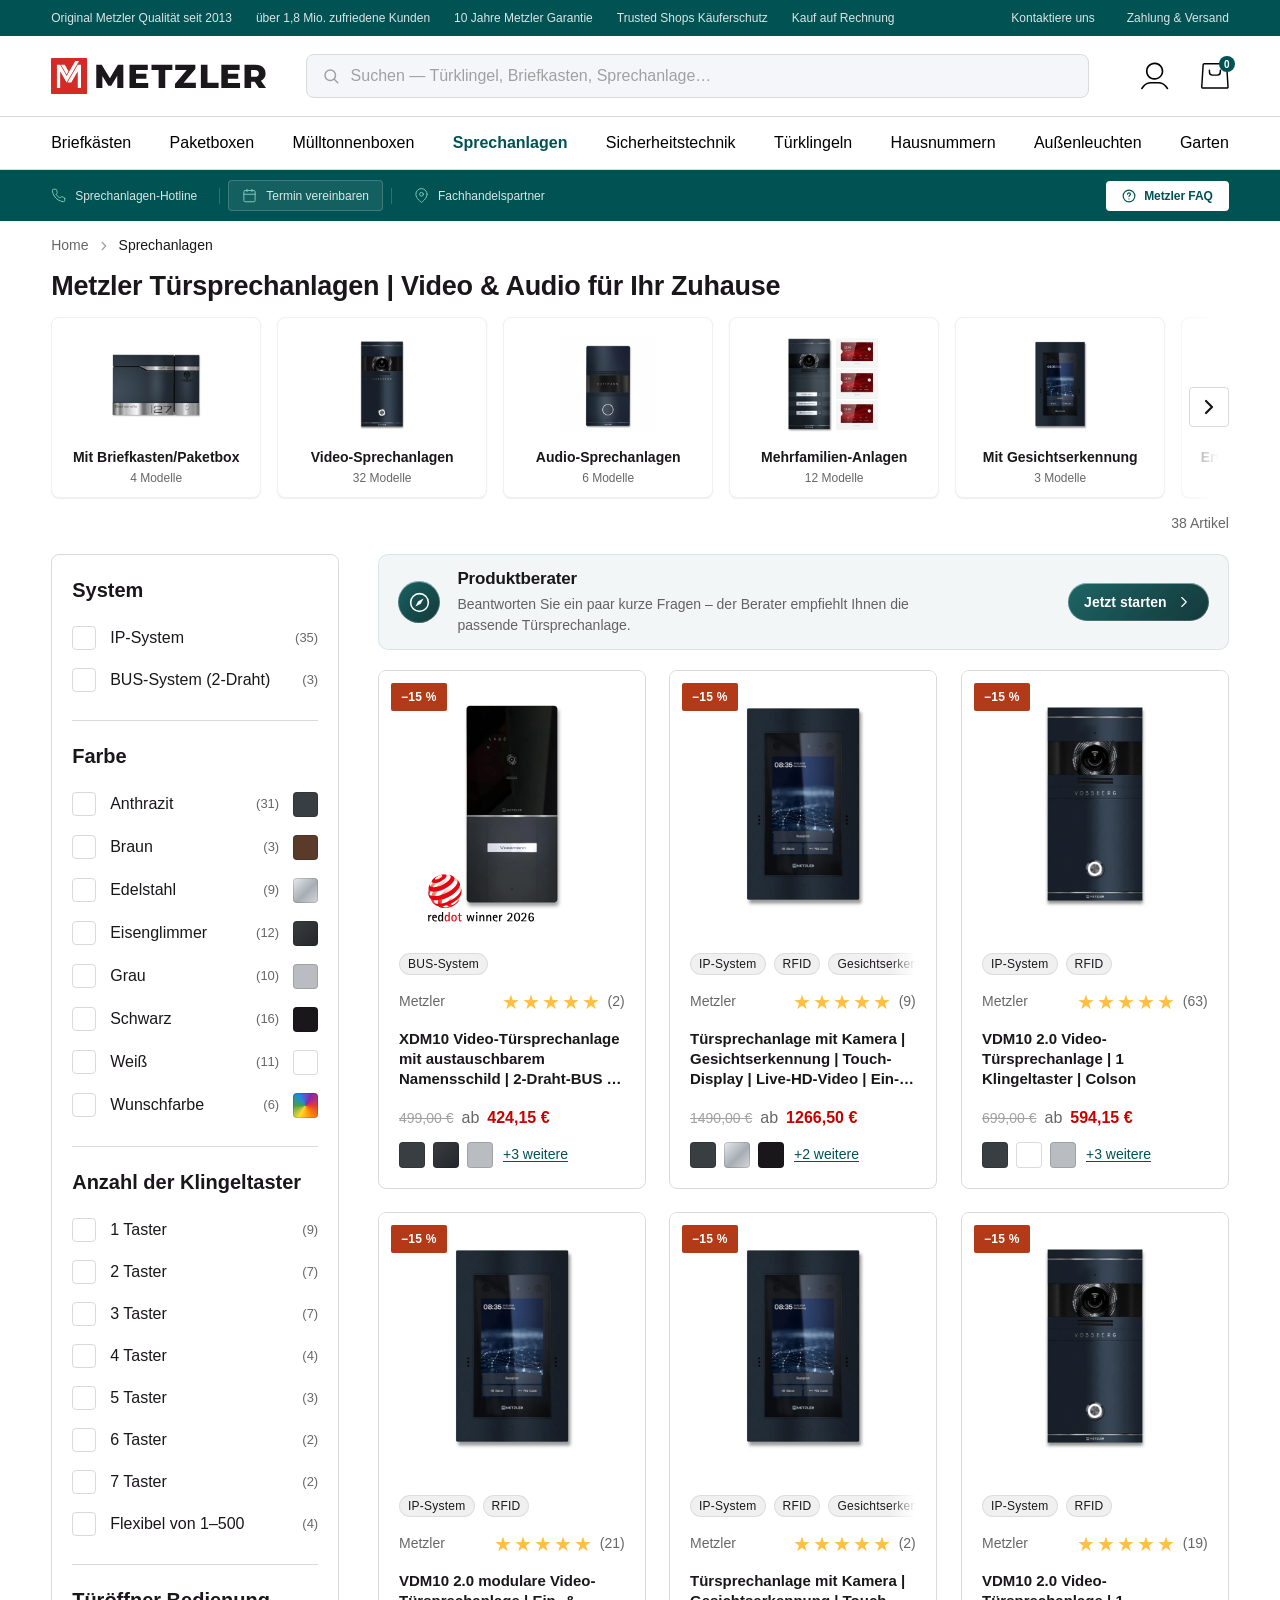
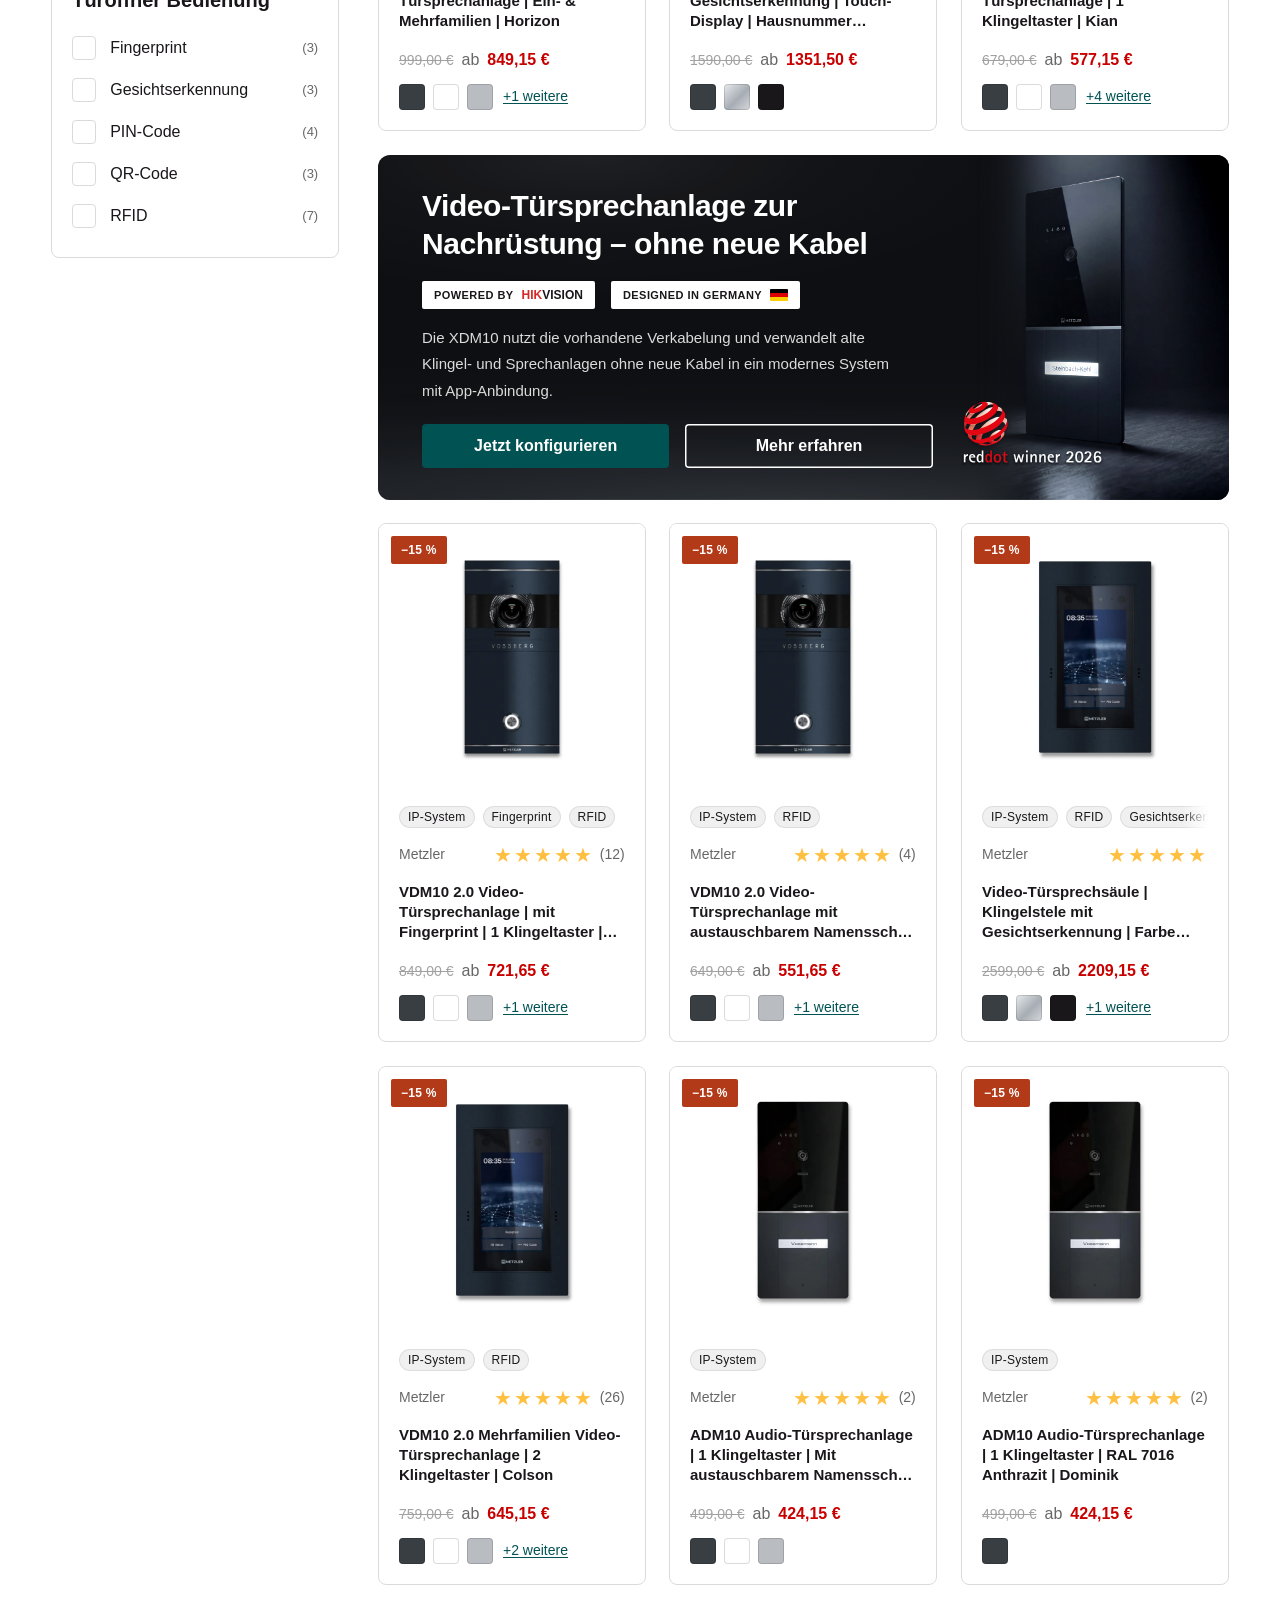
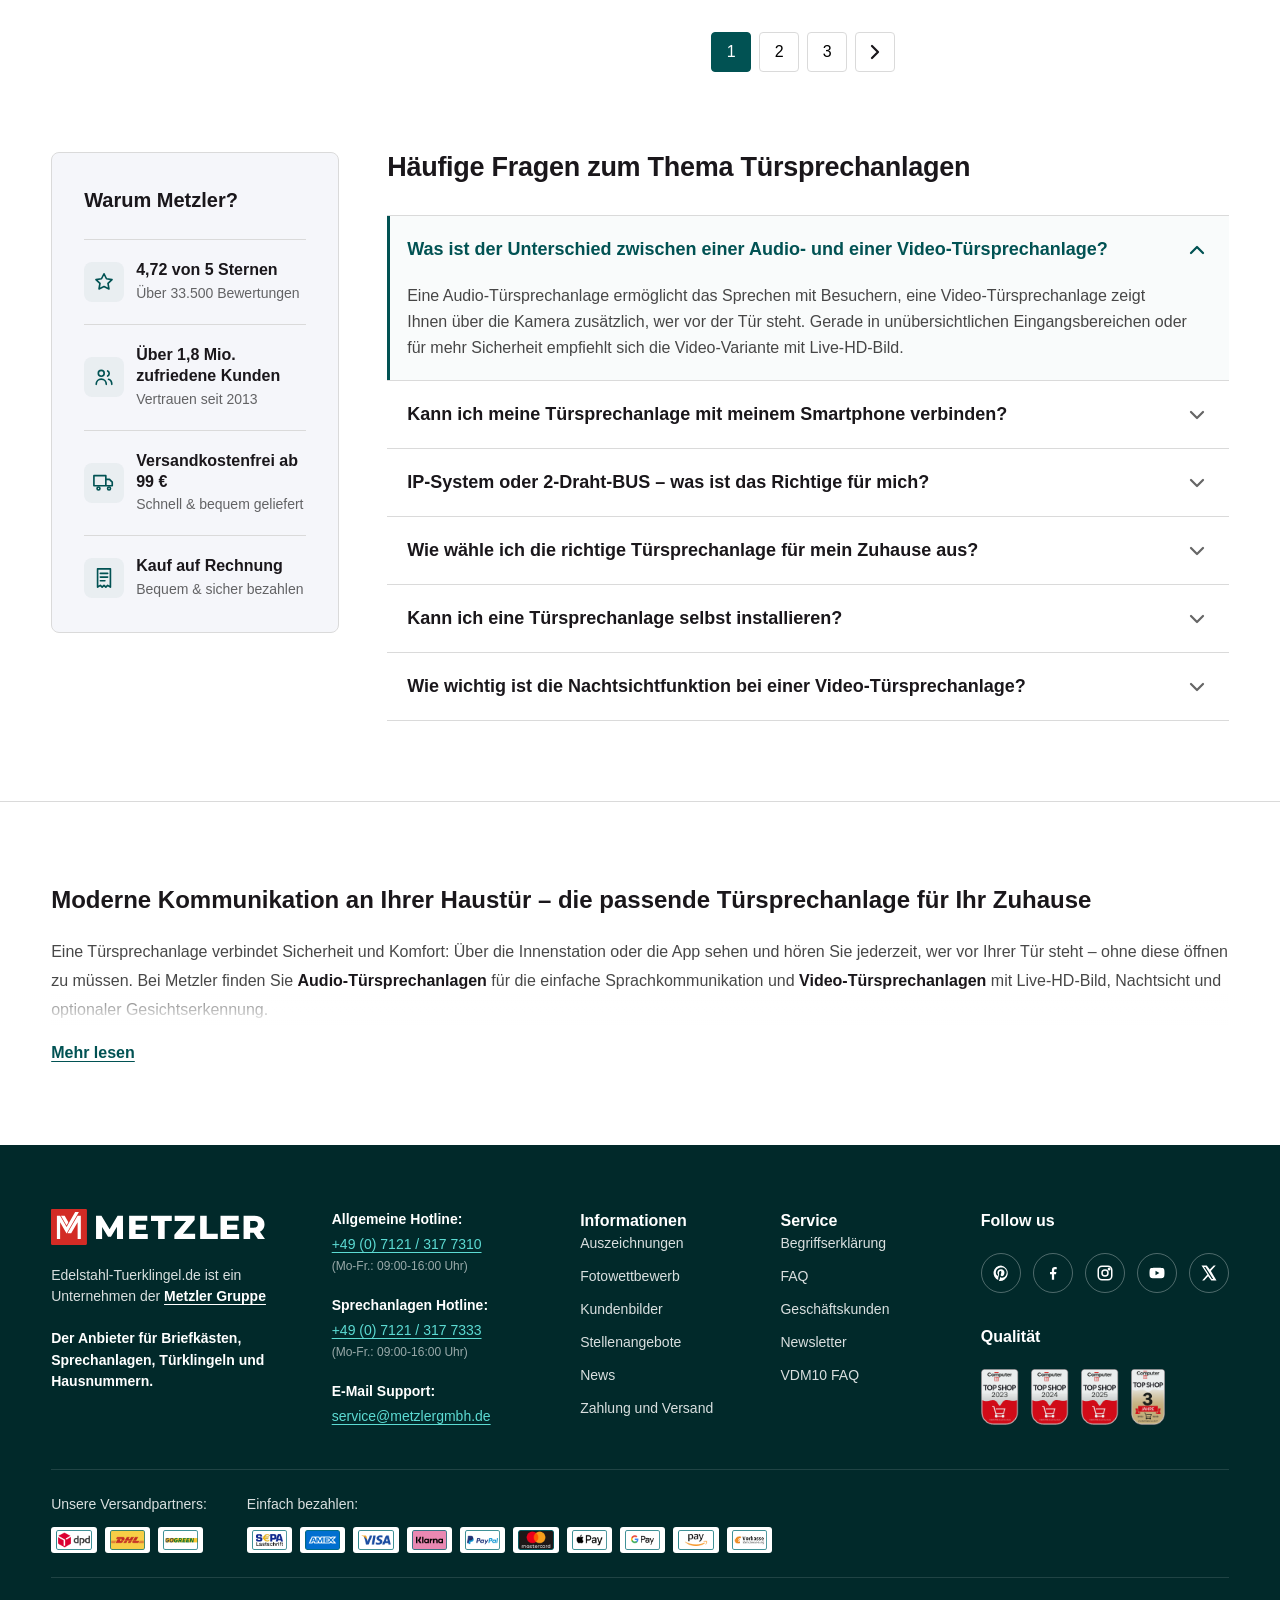
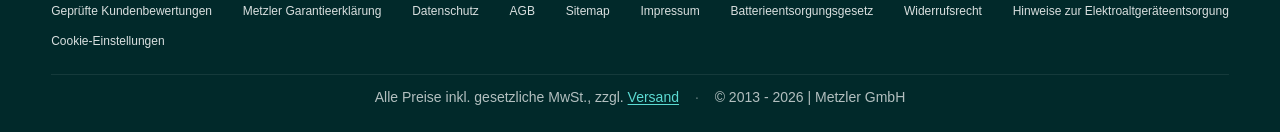
<file: index.html>
<!doctype html>
<html lang="de">
<head>
<style id="pf-ext-css">[data-pf-ext]{pointer-events:none !important;cursor:default !important;}</style>
  <meta charset="utf-8">
  <meta name="viewport" content="width=device-width, initial-scale=1">
  <meta name="robots" content="noindex, nofollow">
  <title>Product Listing Page — Redesign Concept</title>
  <meta http-equiv="refresh" content="0; url=sprechanlage.html">
  <link rel="canonical" href="sprechanlage.html">
</head>
<body>
  <p>Redirecting to the <a href="sprechanlage.html">product listing page</a>…</p>
  <script>location.replace('sprechanlage.html');</script>
<style id="pf-lockdown-css">
footer a,[class*="topbar"] a,[class*="top-bar"] a,[class*="trustbar"] a,[class*="claims"] a{pointer-events:none !important;cursor:default !important;}
</style>
<script id="pf-lockdown-js">
(function(){function blk(a){if(!a)return false;var h=a.getAttribute('href')||'';if(/^(https?:|tel:|mailto:)/i.test(h))return true;return !!(a.closest&&a.closest('footer,[class*="topbar"],[class*="top-bar"],[class*="trustbar"],[class*="claims"]'));}
['click','auxclick'].forEach(function(ev){document.addEventListener(ev,function(e){var t=e.target;var a=t&&t.closest?t.closest('a'):null;if(a&&blk(a)){e.preventDefault();e.stopPropagation();}},true);});})();
</script>
<script id="pf-ext-js">(function(){var EXT=/^(https?:|tel:|mailto:)/i,OWN=/^https?:\/\/sabavafa\.github\.io/i;function bad(t){if(!t||!t.closest)return null;var el=t.closest('[data-pf-ext],[data-href][role=link]');if(el)return el;var a=t.closest('a');if(a){var h=a.getAttribute('href')||'';if(EXT.test(h)&&!OWN.test(h))return a;}return null;}['click','auxclick','keydown'].forEach(function(ev){document.addEventListener(ev,function(e){var el=bad(e.target);if(!el)return;if(ev!=='keydown'||e.key==='Enter'||e.key===' '){e.preventDefault();e.stopImmediatePropagation();}},true);});})();</script>
</body>
</html>
</file>
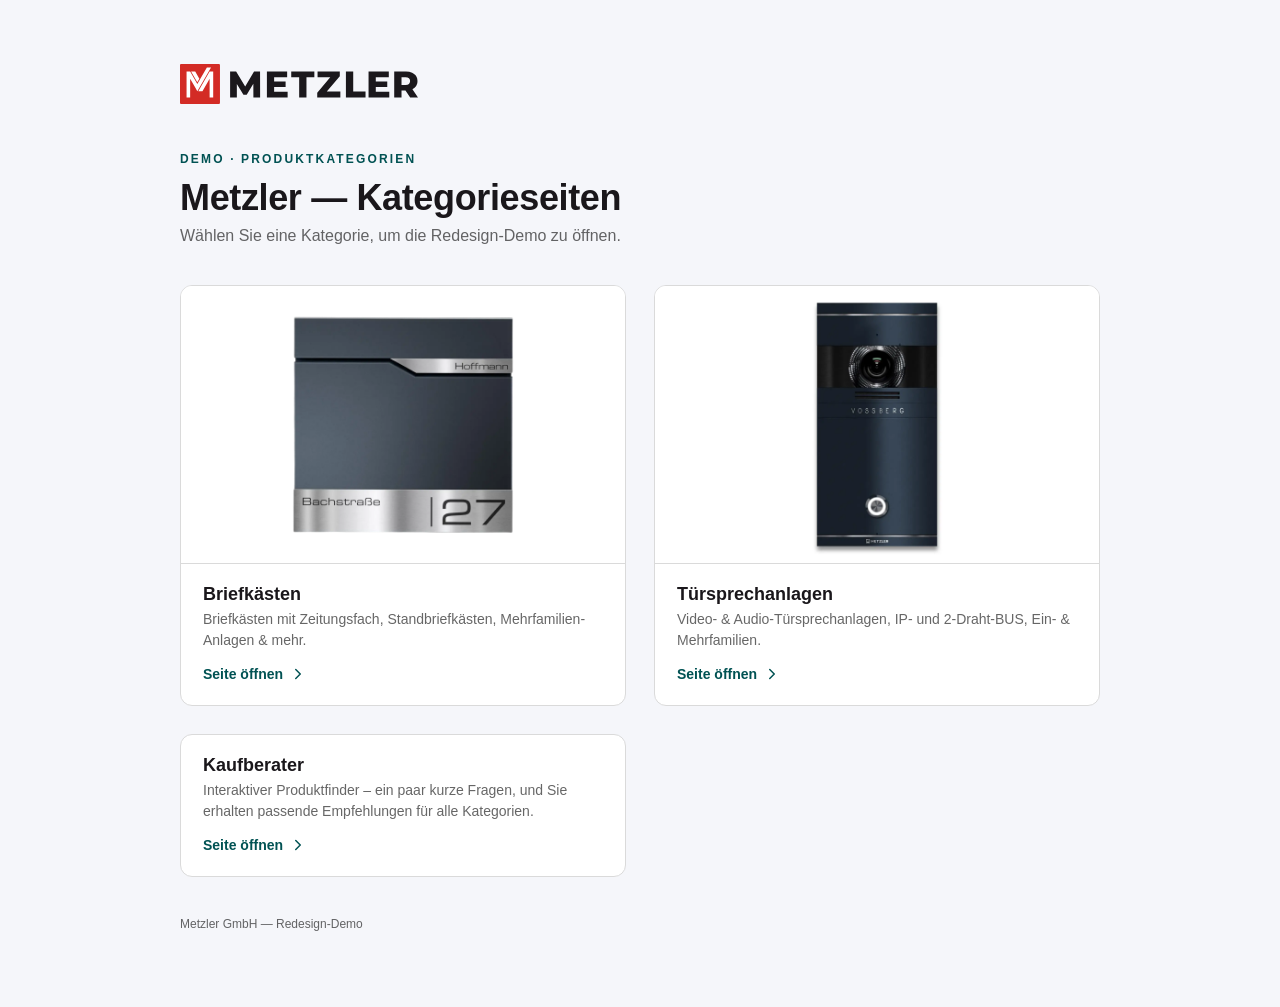
<file: docs/index.html>
<!doctype html>
<html lang="de">
<head>
<style id="pf-ext-css">[data-pf-ext]{pointer-events:none !important;cursor:default !important;}</style>
<meta charset="utf-8" />
<meta name="viewport" content="width=device-width, initial-scale=1" />
<title>Metzler — Produktkategorien</title>
<style>
  :root{
    --teal:#015253; --teal-700:#013e3f; --schwarz:#1A171B; --ink-60:rgba(0,0,0,.6);
    --paper:#F5F6FA; --line:#DADADA; --white:#fff;
  }
  *{box-sizing:border-box}
  html,body{margin:0}
  body{
    font-family:'Helvetica Neue',Helvetica,Arial,sans-serif;
    background:var(--paper); color:var(--schwarz);
    min-height:100vh; display:flex; flex-direction:column; align-items:center;
    padding:clamp(24px,5vw,64px) 24px;
    -webkit-font-smoothing:antialiased;
  }
  .lp{ width:100%; max-width:920px; }
  .lp__logo{ height:40px; width:auto; display:block; margin-bottom:clamp(28px,5vw,48px); }
  .lp__eyebrow{ font-size:.75rem; font-weight:700; letter-spacing:.18em; text-transform:uppercase; color:var(--teal); margin:0 0 10px; }
  .lp__title{ font-size:clamp(1.6rem,4vw,2.25rem); font-weight:700; line-height:1.2; letter-spacing:-.01em; margin:0 0 8px; }
  .lp__sub{ font-size:1rem; color:var(--ink-60); margin:0 0 clamp(28px,4vw,40px); }
  .lp__grid{ display:grid; grid-template-columns:repeat(2,1fr); gap:clamp(16px,2.5vw,28px); }
  @media (max-width:680px){ .lp__grid{ grid-template-columns:1fr; } }
  .cat{
    display:flex; flex-direction:column; background:var(--white);
    border:1px solid var(--line); border-radius:12px; overflow:hidden;
    text-decoration:none; color:inherit;
    transition:transform .25s cubic-bezier(.22,1,.36,1), box-shadow .25s ease, border-color .25s ease;
  }
  .cat:hover{ transform:translateY(-4px); box-shadow:0 18px 40px -18px rgba(1,40,40,.4); border-color:rgba(1,82,83,.35); }
  .cat__media{ aspect-ratio:16/10; background:#fff; display:grid; place-items:center; overflow:hidden; border-bottom:1px solid var(--line); }
  .cat__media img{ width:62%; height:auto; transition:transform .4s cubic-bezier(.22,1,.36,1); }
  .cat:hover .cat__media img{ transform:scale(1.05); }
  .cat__body{ padding:20px 22px 22px; }
  .cat__name{ display:block; font-size:1.125rem; font-weight:700; margin:0 0 4px; }
  .cat__desc{ display:block; font-size:.875rem; color:var(--ink-60); margin:0 0 14px; line-height:1.5; }
  .cat__go{ display:inline-flex; align-items:center; gap:6px; font-size:.875rem; font-weight:700; color:var(--teal); }
  .cat:hover .cat__go{ color:var(--teal-700); }
  .cat__go svg{ width:18px; height:18px; transition:transform .3s ease; }
  .cat:hover .cat__go svg{ transform:translateX(3px); }
  .lp__foot{ margin-top:auto; padding-top:40px; font-size:.75rem; color:var(--ink-60); }
</style>
  <meta name="robots" content="noindex, nofollow" />
</head>
<body>
  <main class="lp">
    <a href="./PLP/briefkasten.html"><img class="lp__logo" src="./Home/Logo/Metzler_Logo-rot-schwarz.svg" alt="Metzler" /></a>
    <p class="lp__eyebrow">Demo · Produktkategorien</p>
    <h1 class="lp__title">Metzler — Kategorieseiten</h1>
    <p class="lp__sub">Wählen Sie eine Kategorie, um die Redesign-Demo zu öffnen.</p>

    <div class="lp__grid">
      <a class="cat" href="./PLP/briefkasten.html">
        <span class="cat__media"><img src="./PLP/Product Image/einfamilien-briefkasten.png" alt="Briefkasten"></span>
        <span class="cat__body">
          <span class="cat__name">Briefkästen</span>
          <span class="cat__desc">Briefkästen mit Zeitungsfach, Standbriefkästen, Mehrfamilien-Anlagen & mehr.</span>
          <span class="cat__go">Seite öffnen <svg viewBox="0 0 24 24" fill="none" stroke="currentColor" stroke-width="2" stroke-linecap="round" stroke-linejoin="round"><path d="M9 6l6 6-6 6"/></svg></span>
        </span>
      </a>

      <a class="cat" href="./PLP/sprechanlage.html">
        <span class="cat__media"><img src="./PLP/Product Image/Sprechanlage/video-station.png" alt="Türsprechanlage"></span>
        <span class="cat__body">
          <span class="cat__name">Türsprechanlagen</span>
          <span class="cat__desc">Video- & Audio-Türsprechanlagen, IP- und 2-Draht-BUS, Ein- & Mehrfamilien.</span>
          <span class="cat__go">Seite öffnen <svg viewBox="0 0 24 24" fill="none" stroke="currentColor" stroke-width="2" stroke-linecap="round" stroke-linejoin="round"><path d="M9 6l6 6-6 6"/></svg></span>
        </span>
      </a>

      <a class="cat" href="./PLP/kaufberater.html">
        <span class="cat__body">
          <span class="cat__name">Kaufberater</span>
          <span class="cat__desc">Interaktiver Produktfinder – ein paar kurze Fragen, und Sie erhalten passende Empfehlungen für alle Kategorien.</span>
          <span class="cat__go">Seite öffnen <svg viewBox="0 0 24 24" fill="none" stroke="currentColor" stroke-width="2" stroke-linecap="round" stroke-linejoin="round"><path d="M9 6l6 6-6 6"/></svg></span>
        </span>
      </a>
    </div>

    <p class="lp__foot">Metzler GmbH — Redesign-Demo</p>
  </main>
<style id="pf-lockdown-css">
footer a,[class*="topbar"] a,[class*="top-bar"] a,[class*="trustbar"] a,[class*="claims"] a{pointer-events:none !important;cursor:default !important;}
</style>
<script id="pf-lockdown-js">
(function(){function blk(a){if(!a)return false;var h=a.getAttribute('href')||'';if(/^(https?:|tel:|mailto:)/i.test(h))return true;return !!(a.closest&&a.closest('footer,[class*="topbar"],[class*="top-bar"],[class*="trustbar"],[class*="claims"]'));}
['click','auxclick'].forEach(function(ev){document.addEventListener(ev,function(e){var t=e.target;var a=t&&t.closest?t.closest('a'):null;if(a&&blk(a)){e.preventDefault();e.stopPropagation();}},true);});})();
</script>
<script id="pf-ext-js">(function(){var EXT=/^(https?:|tel:|mailto:)/i,OWN=/^https?:\/\/sabavafa\.github\.io/i;function bad(t){if(!t||!t.closest)return null;var el=t.closest('[data-pf-ext],[data-href][role=link]');if(el)return el;var a=t.closest('a');if(a){var h=a.getAttribute('href')||'';if(EXT.test(h)&&!OWN.test(h))return a;}return null;}['click','auxclick','keydown'].forEach(function(ev){document.addEventListener(ev,function(e){var el=bad(e.target);if(!el)return;if(ev!=='keydown'||e.key==='Enter'||e.key===' '){e.preventDefault();e.stopImmediatePropagation();}},true);});})();</script>
</body>
</html>
</file>
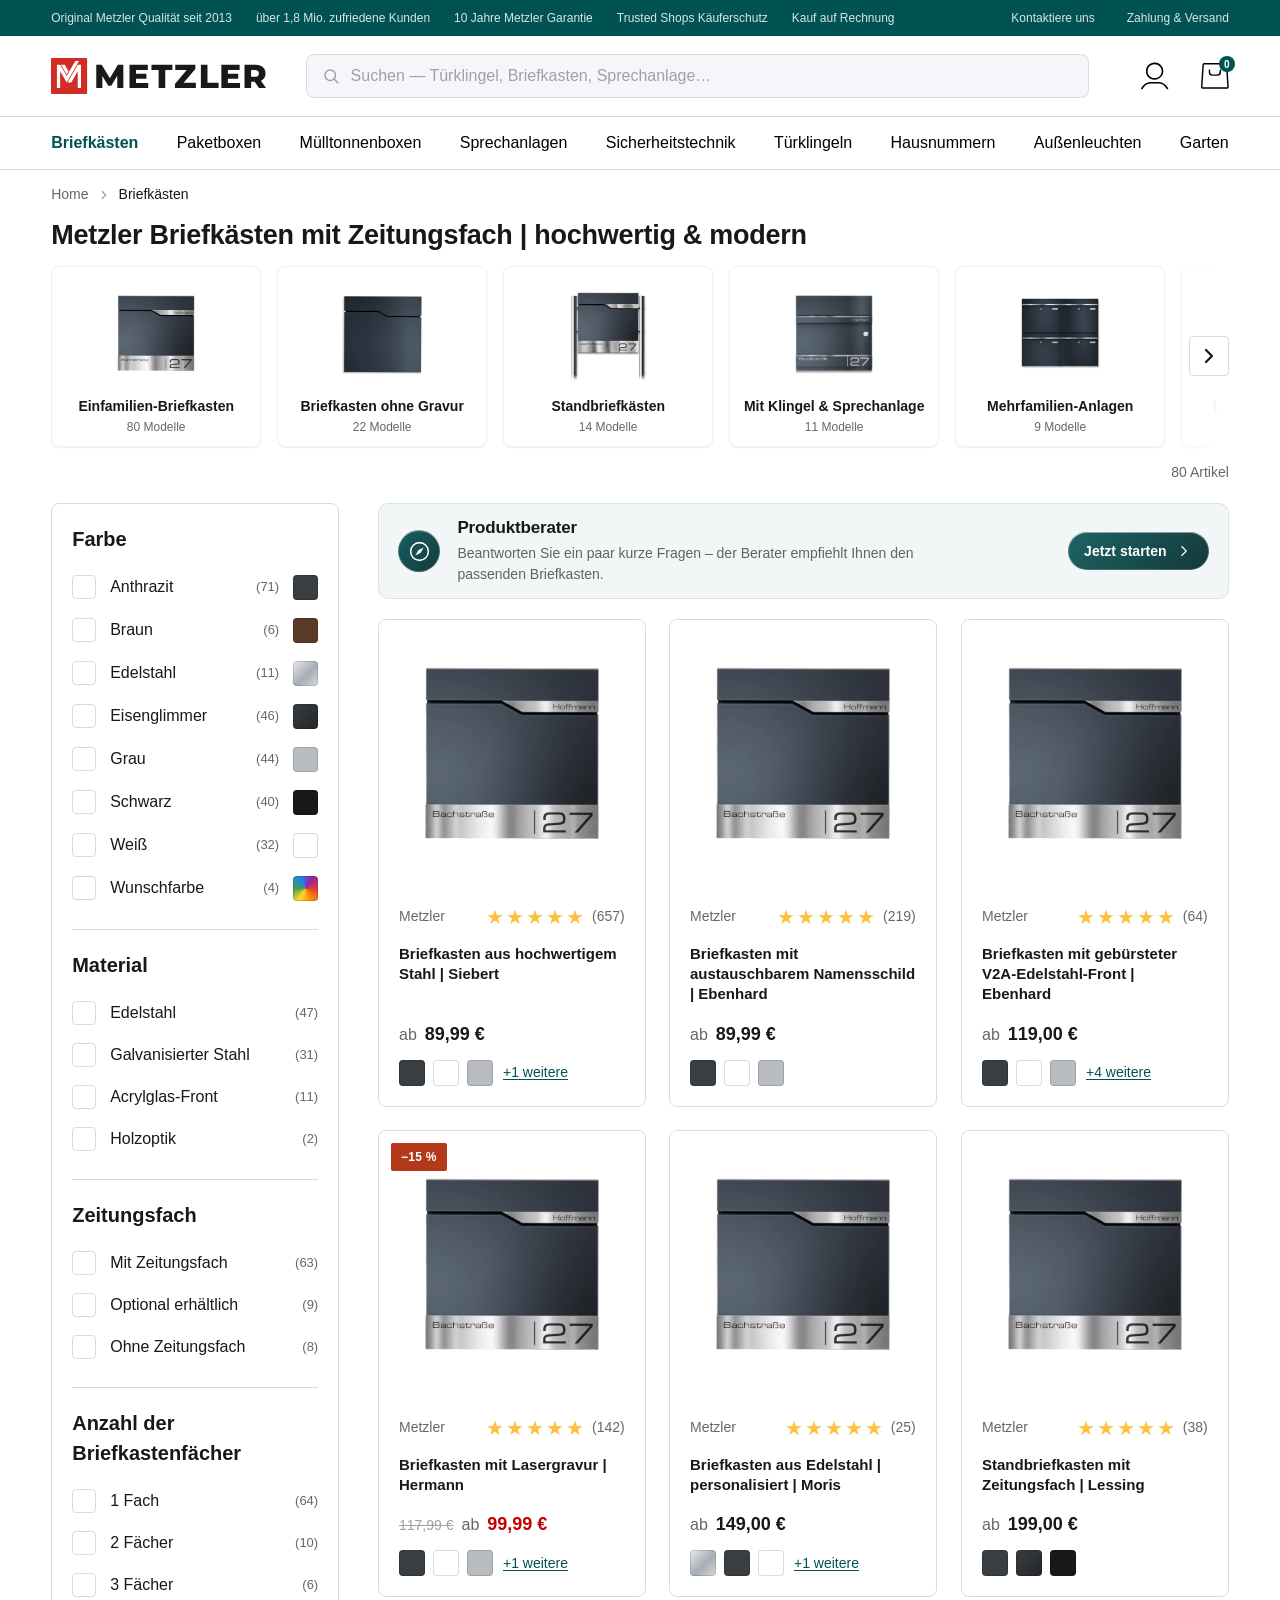
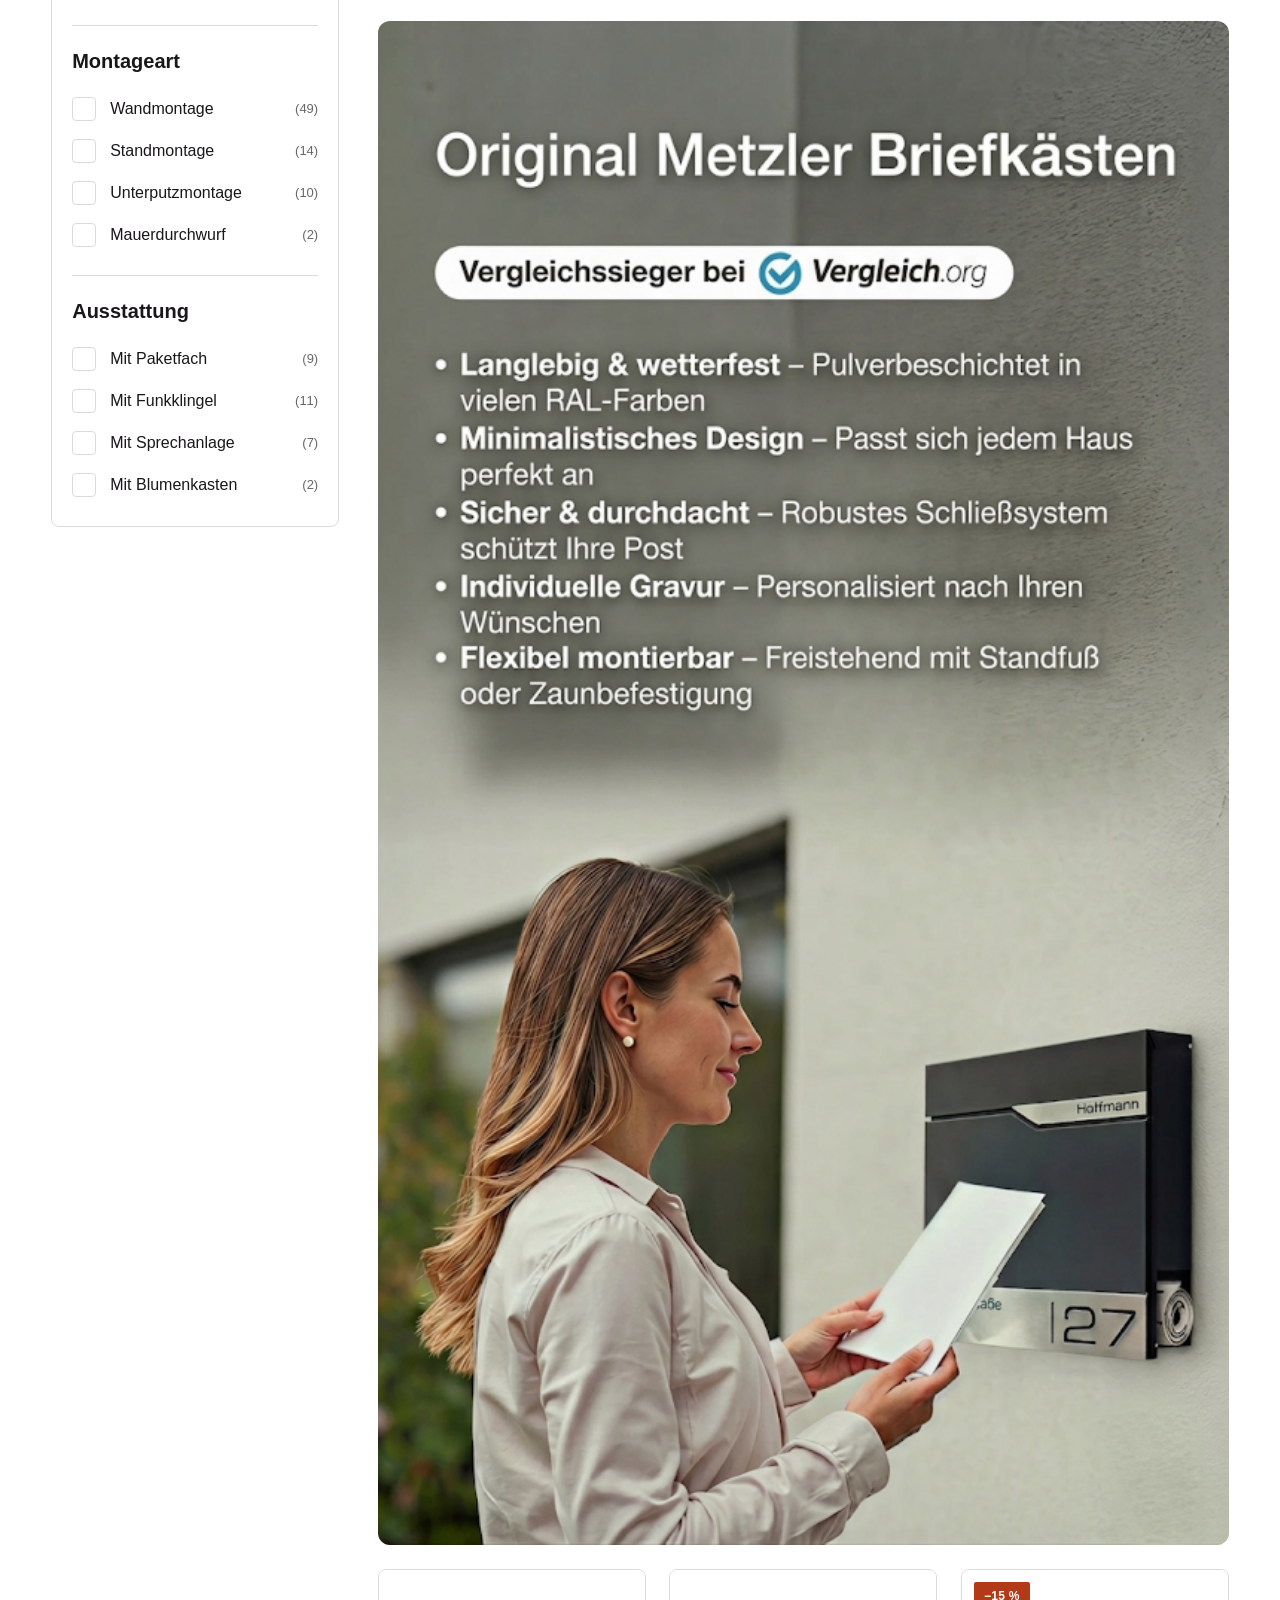
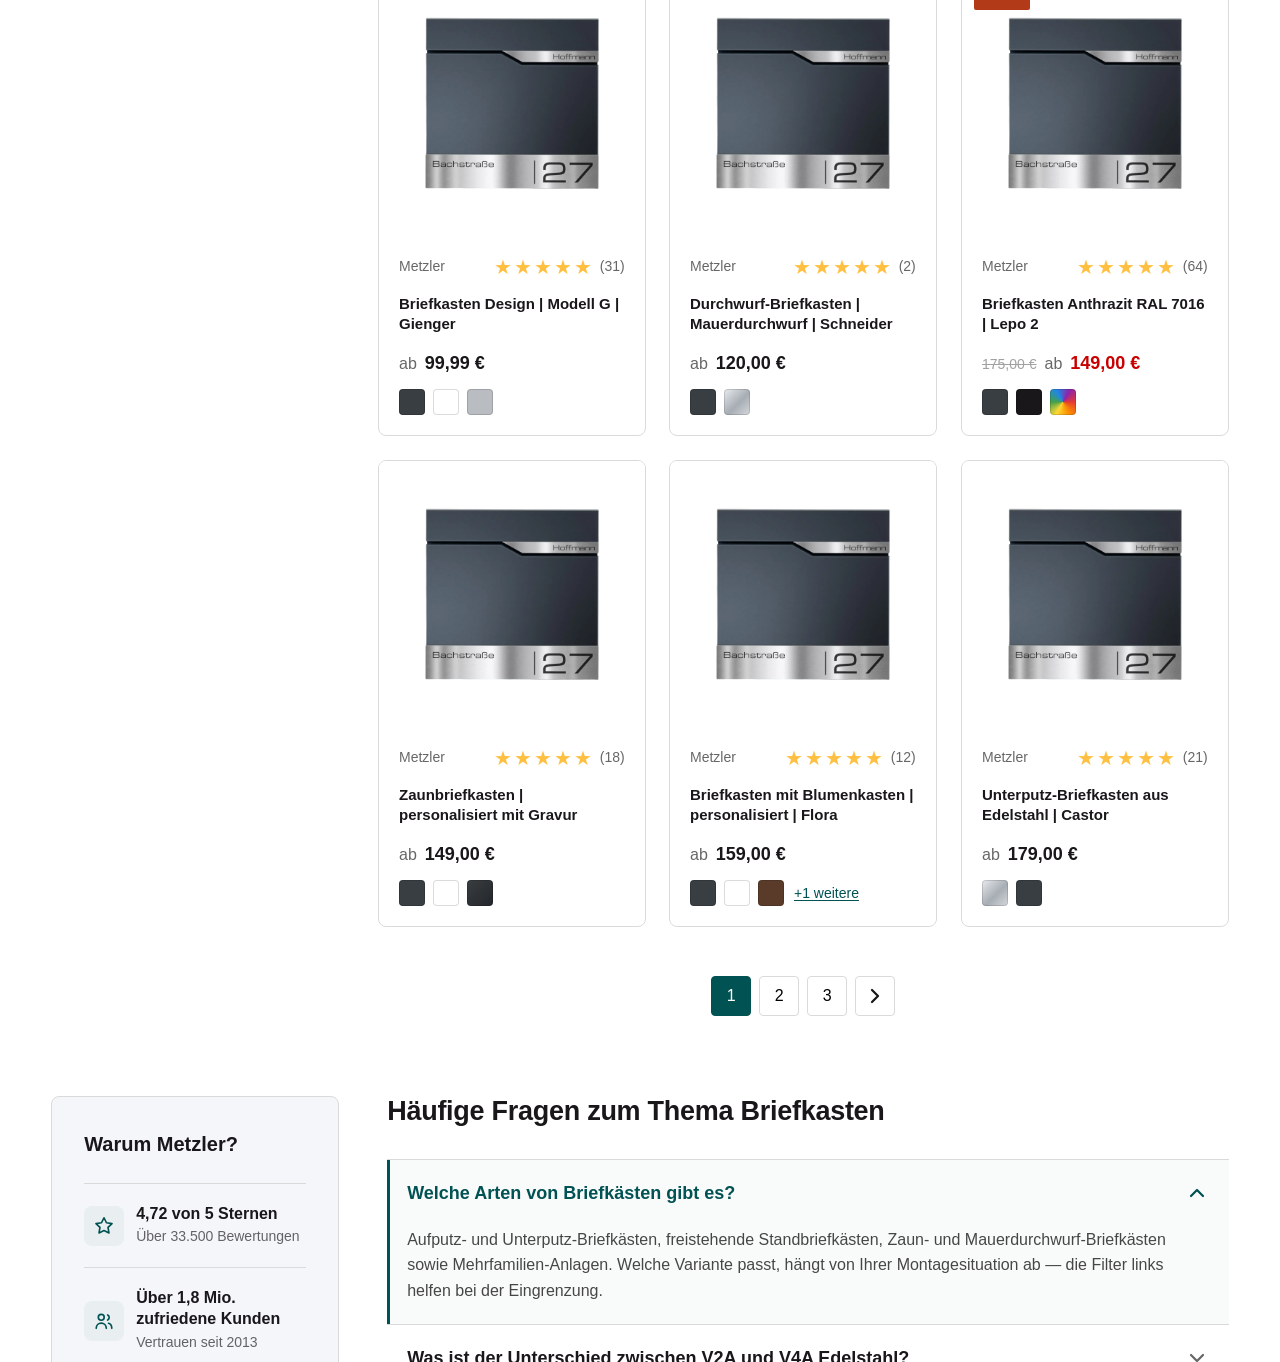
<file: briefkasten.html>
<!DOCTYPE html>
<html lang="de">
<head>
<style id="pf-ext-css">[data-pf-ext]{pointer-events:none !important;cursor:default !important;}</style>
<meta charset="UTF-8" />
<meta name="viewport" content="width=device-width, initial-scale=1" />
<title>Briefkästen von Metzler | hochwertig & modern</title>
<meta name="description" content="Hochwertige Briefkästen von Metzler – designed in Germany, mit individueller Namensgravur und Zeitungsfach. Über 1,8 Mio. Hauseigentümer vertrauen Metzler." />
<link rel="stylesheet" href="Home/styles-v2.css?v=9" />
<link rel="stylesheet" href="plp.css?v=265" />
  <meta name="robots" content="noindex, nofollow" />
</head>
<body class="plp">

<!-- ===== SVG ICON SPRITE (from home design system) ===== -->
<svg width="0" height="0" style="position:absolute" aria-hidden="true">
  <defs>
    <symbol id="i-search" viewBox="0 0 24 24" fill="none" stroke="currentColor" stroke-width="2" stroke-linecap="round" stroke-linejoin="round"><circle cx="11" cy="11" r="7"/><path d="M21 21l-4.3-4.3"/></symbol>
    <symbol id="i-search-m" viewBox="0 0 19 20" fill="currentColor"><path d="M16.625 8.86618C16.6247 4.81893 13.2882 1.49999 9.125 1.49999C4.96183 1.49999 1.62525 4.81893 1.625 8.86618C1.625 12.9136 4.96168 16.2333 9.125 16.2333V17.7333L8.66211 17.7216C3.90667 17.4843 0.125 13.6101 0.125 8.86618C0.125251 3.96948 4.15459 0 9.125 0C14.0954 0 18.1248 3.96948 18.125 8.86618C18.125 13.7631 14.0956 17.7333 9.125 17.7333V16.2333C13.2883 16.2333 16.625 12.9136 16.625 8.86618Z"/><path d="M18.659 19.6237C18.3683 19.9188 17.8935 19.9222 17.5984 19.6316L13.4441 15.5398L14.4969 14.4704L18.6511 18.5632C18.9462 18.8539 18.9496 19.3287 18.659 19.6237Z"/></symbol>
    <symbol id="i-menu-m" viewBox="0 0 21 17" fill="currentColor"><path d="M0 0.8C0 0.358172 0.358172 0 0.8 0H20.2C20.6418 0 21 0.358172 21 0.8C21 1.24183 20.6418 1.6 20.2 1.6H0.799999C0.358171 1.6 0 1.24183 0 0.8Z"/><path d="M0 8.4C0 7.95817 0.358172 7.6 0.8 7.6H14.2C14.6418 7.6 15 7.95817 15 8.4C15 8.84183 14.6418 9.2 14.2 9.2H0.8C0.358172 9.2 0 8.84183 0 8.4Z"/><path d="M0 16C0 15.5582 0.358172 15.2 0.8 15.2H20.2C20.6418 15.2 21 15.5582 21 16C21 16.4418 20.6418 16.8 20.2 16.8H0.799999C0.358171 16.8 0 16.4418 0 16Z"/></symbol>
    <symbol id="i-chevron-down" viewBox="0 0 24 24" fill="none" stroke="currentColor" stroke-width="2.25" stroke-linecap="round" stroke-linejoin="round"><path d="M6 9l6 6 6-6"/></symbol>
    <symbol id="i-chevron-right" viewBox="0 0 24 24" fill="none" stroke="currentColor" stroke-width="2.25" stroke-linecap="round" stroke-linejoin="round"><path d="M9 6l6 6-6 6"/></symbol>
    <symbol id="i-truck" viewBox="0 0 24 24" fill="none" stroke="currentColor" stroke-width="1.8" stroke-linejoin="round" stroke-linecap="round"><path d="M1 4h13v11H1zM14 8h4l3 3v4h-7z"/><circle cx="6" cy="18" r="1.6"/><circle cx="17.5" cy="18" r="1.6"/></symbol>
    <symbol id="i-receipt" viewBox="0 0 24 24" fill="none" stroke="currentColor" stroke-width="1.8" stroke-linejoin="round" stroke-linecap="round"><path d="M5 2h14v20l-3-2-2 2-2-2-2 2-2-2-3 2z"/><path d="M8 7h8M8 11h8M8 15h5"/></symbol>
    <symbol id="i-star" viewBox="0 0 24 24" fill="none" stroke="currentColor" stroke-width="1.8" stroke-linejoin="round" stroke-linecap="round"><path d="M12 3l2.7 5.46 6.03.88-4.36 4.25 1.03 6.01L12 16.9 6.57 19.6l1.03-6.01L3.24 9.34l6.03-.88z"/></symbol>
    <symbol id="i-users" viewBox="0 0 24 24" fill="none" stroke="currentColor" stroke-width="1.8" stroke-linecap="round" stroke-linejoin="round"><circle cx="9" cy="8" r="3.2"/><path d="M3.5 20c0-3.3 2.5-5.7 5.5-5.7s5.5 2.4 5.5 5.7"/><path d="M16 5.4a3.2 3.2 0 010 5.6"/><path d="M17 14.5c2 .6 3.5 2.6 3.5 5.5"/></symbol>
    <symbol id="i-sliders" viewBox="0 0 24 24" fill="none" stroke="currentColor" stroke-width="2" stroke-linecap="round" stroke-linejoin="round"><path d="M4 6h16M4 12h16M4 18h16"/><circle cx="9" cy="6" r="2" fill="#fff"/><circle cx="15" cy="12" r="2" fill="#fff"/><circle cx="8" cy="18" r="2" fill="#fff"/></symbol>
    <symbol id="i-x" viewBox="0 0 24 24" fill="none" stroke="currentColor" stroke-width="2.2" stroke-linecap="round"><line x1="6" y1="6" x2="18" y2="18"/><line x1="6" y1="18" x2="18" y2="6"/></symbol>
    <symbol id="i-instagram" viewBox="0 0 24 24" fill="none" stroke="currentColor" stroke-width="2" stroke-linecap="round" stroke-linejoin="round"><rect x="3" y="3" width="18" height="18" rx="5"/><circle cx="12" cy="12" r="4"/><circle cx="17.5" cy="6.5" r="1" fill="currentColor"/></symbol>
    <symbol id="i-facebook" viewBox="0 0 24 24" fill="currentColor"><path d="M13.5 21v-7.5h2.5l.5-3h-3V8.5c0-.9.3-1.5 1.5-1.5H17V4.2c-.5-.1-1.5-.2-2.5-.2-2.4 0-4 1.4-4 4v2.5H8v3h2.5V21h3z"/></symbol>
    <symbol id="i-youtube" viewBox="0 0 24 24" fill="currentColor"><path d="M21.6 7.2c-.2-.9-.9-1.6-1.8-1.8C18.2 5 12 5 12 5s-6.2 0-7.8.4c-.9.2-1.6.9-1.8 1.8C2 8.8 2 12 2 12s0 3.2.4 4.8c.2.9.9 1.6 1.8 1.8 1.6.4 7.8.4 7.8.4s6.2 0 7.8-.4c.9-.2 1.6-.9 1.8-1.8.4-1.6.4-4.8.4-4.8s0-3.2-.4-4.8zM10 15V9l5.2 3-5.2 3z"/></symbol>
    <symbol id="i-pinterest" viewBox="0 0 24 24" fill="currentColor"><path d="M12 2a10 10 0 00-3.6 19.3c-.1-.8-.2-2 0-2.9.2-.8 1.2-5 1.2-5s-.3-.6-.3-1.5c0-1.4.8-2.5 1.9-2.5.9 0 1.3.7 1.3 1.5 0 .9-.6 2.2-.9 3.5-.2 1 .5 1.9 1.6 1.9 1.9 0 3.4-2 3.4-5 0-2.6-1.9-4.4-4.5-4.4-3.1 0-4.9 2.3-4.9 4.7 0 .9.4 1.9.8 2.5.1.1.1.2.1.3l-.3 1.2c-.1.2-.2.3-.4.2-1.4-.7-2.3-2.7-2.3-4.4 0-3.6 2.6-6.9 7.5-6.9 3.9 0 7 2.8 7 6.6 0 3.9-2.5 7.1-5.9 7.1-1.2 0-2.3-.6-2.6-1.3l-.7 2.7c-.3 1-1 2.3-1.4 3.1A10 10 0 1012 2z"/></symbol>
    <symbol id="i-x-social" viewBox="0 0 24 24" fill="currentColor"><path d="M18.244 2H21l-6.54 7.47L22 22h-6.86l-4.39-5.74L5.6 22H2.84l7.01-8.01L2 2h7.04l3.97 5.25L18.244 2zm-2.4 18h1.79L7.24 4H5.34l10.5 16z"/></symbol>
  </defs>
</svg>

<!-- ===== TOPBAR ===== -->
<div class="topbar">
  <div class="container topbar__inner">
    <ul class="topbar__claims">
      <li>Original Metzler Qualität seit 2013</li>
      <li>über 1,8 Mio. zufriedene Kunden</li>
      <li><a href="#" data-pf-ext="1" tabindex="-1">10 Jahre Metzler Garantie</a></li>
      <li>Trusted Shops Käuferschutz</li>
      <li>Kauf auf Rechnung</li>
    </ul>
    <div class="topbar__links">
      <a href="#">Kontaktiere uns</a>
      <a href="#">Zahlung &amp; Versand</a>
    </div>
  </div>
</div>

<!-- ===== HEADER ===== -->
<header class="header">
  <div class="container">
    <div class="header__main">
      <div class="header__left-actions">
        <button class="header__burger" id="navBurger" data-nav-toggle aria-label="Menü öffnen" aria-expanded="false" aria-controls="mobileNav"><svg><use href="#i-menu-m"/></svg></button>
        <button class="header__search-icon" id="searchIcon" aria-label="Suchen" type="button"><svg><use href="#i-search-m"/></svg></button>
      </div>
      <a href="https://sabavafa.github.io/homepage/" class="header__logo" aria-label="Metzler Startseite">
        <img src="Home/Logo/Metzler_Logo-rot-schwarz.svg" alt="Metzler" />
      </a>
      <button class="header__kategorien" type="button" data-nav-toggle aria-controls="mobileNav" aria-expanded="false" aria-label="Kategorien">
        <img class="header__kategorien-icon" src="Home/ICONS/menu.svg" alt="" aria-hidden="true" />
        <span class="header__kategorien-label">Kategorien</span>
      </button>
      <div class="header__search">
        <svg><use href="#i-search"/></svg>
        <input type="search" placeholder="Suchen — Türklingel, Briefkasten, Sprechanlage…" />
      </div>
      <div class="header__icons">
        <a class="icon-btn" href="#" aria-label="Mein Konto"><img src="Home/ICONS/profile.svg" alt="" /></a>
        <a class="icon-btn" href="#" aria-label="Warenkorb"><img src="Home/ICONS/cart.svg" alt="" /><span class="badge">0</span></a>
      </div>
    </div>
  </div>
  <nav class="header__nav" aria-label="Hauptnavigation">
    <div class="container">
      <button class="header__nav-all" type="button" data-nav-toggle aria-controls="mobileNav" aria-expanded="false" aria-label="Alle Kategorien">
        <img class="header__nav-all-icon" src="Home/ICONS/menu.svg" alt="" aria-hidden="true" />
        <span class="header__nav-all-label">Alle</span>
      </button>
      <ul>
        <li class="hnav-item" data-mega-item>
          <a href="#" class="is-featured"
             id="mm-trigger-briefkasten" data-mega-trigger
             aria-haspopup="true" aria-expanded="false" aria-controls="mm-panel-briefkasten">Briefkästen</a>

          <!-- Drop-panel spans the full nav width; inner .container realigns content to the page grid -->
          <div class="mega-panel" id="mm-panel-briefkasten" data-mega-panel
               role="region" aria-label="Briefkästen – Unterkategorien" aria-hidden="true">
            <!-- Asymmetric 75/25 split: subcategory grid (left) + persistent featured promo (right) -->
            <div class="container mega-layout">

              <!-- LEFT ZONE (~75%): standard subcategories as image tiles -->
              <ul class="mega-grid">
                <li><a class="mega-card" href="#grid">
                  <span class="mega-card__media"><img src="Product%20Image/einfamilien-briefkasten.png" alt="Einfamilien-Briefkasten" loading="lazy"></span>
                  <span class="mega-card__label">Einfamilien-Briefkasten</span></a></li>

                <li><a class="mega-card" href="#grid">
                  <span class="mega-card__media"><img src="Product%20Image/briefkasten-ohne-gravur.webp" alt="Briefkasten ohne Gravur" loading="lazy"></span>
                  <span class="mega-card__label">Briefkasten ohne Gravur</span></a></li>

                <li><a class="mega-card" href="#grid">
                  <span class="mega-card__media"><img src="Product%20Image/standbriefkaesten.webp" alt="Standbriefkästen" loading="lazy"></span>
                  <span class="mega-card__label">Standbriefkästen</span></a></li>

                <li><a class="mega-card" href="#grid">
                  <span class="mega-card__media"><img src="Product%20Image/briefkasten-klingel-sprechanlage.webp" alt="Briefkasten mit Klingel & Sprechanlage" loading="lazy"></span>
                  <span class="mega-card__label">Mit Klingel &amp; Sprechanlage</span></a></li>

                <li><a class="mega-card" href="#grid">
                  <span class="mega-card__media"><img src="Product%20Image/mehrfamilien-briefkaesten.webp" alt="Mehrfamilien Briefkästen" loading="lazy"></span>
                  <span class="mega-card__label">Mehrfamilien Briefkästen</span></a></li>

                <li><a class="mega-card" href="#grid">
                  <span class="mega-card__media"><img src="Product%20Image/unterputz-briefkaesten.webp" alt="Unterputz Briefkästen" loading="lazy"></span>
                  <span class="mega-card__label">Unterputz Briefkästen</span></a></li>

                <li><a class="mega-card" href="#grid">
                  <span class="mega-card__media"><img src="Product%20Image/paketboxen.webp" alt="Paketboxen" loading="lazy"></span>
                  <span class="mega-card__label">Paketboxen</span></a></li>

                <li><a class="mega-card" href="#grid">
                  <span class="mega-card__media"><img src="Product%20Image/briefkastenschilder.webp" alt="Briefkastenschilder" loading="lazy"></span>
                  <span class="mega-card__label">Briefkastenschilder</span></a></li>

                <li><a class="mega-card" href="#grid">
                  <span class="mega-card__media"><img src="Product%20Image/briefkastenstaender.webp" alt="Briefkastenständer" loading="lazy"></span>
                  <span class="mega-card__label">Briefkastenständer</span></a></li>

                <li><a class="mega-card" href="#grid">
                  <span class="mega-card__media"><img src="Product%20Image/ersatzteile-zubehoer.webp" alt="Ersatzteile & Zubehör" loading="lazy"></span>
                  <span class="mega-card__label">Ersatzteile &amp; Zubehör</span></a></li>
              </ul>

              <!-- RIGHT ZONE (~25%): featured Konfigurator poster (matches the Sprechanlage poster) -->
              <aside class="mega-poster" aria-label="Briefkastenanlagen Konfigurator">
                <div class="mega-poster__media">
                  <img class="mega-poster__bg" src="Poster/poster-briefkasten2.png" alt="Briefkastenanlage – 3D Konfigurator" loading="lazy">
                </div>
                <div class="mega-poster__content">
                  <span class="mega-poster__eyebrow">3D Konfigurator</span>
                  <h3 class="mega-poster__title">Briefkastenanlage individuell gestalten</h3>
                  <p class="mega-poster__features">Design · Farbe · Montageart</p>
                  <a class="mega-poster__cta" href="#">Jetzt konfigurieren</a>
                </div>
              </aside>

            </div>
          </div>
        </li>
        <li><a href="#">Paketboxen</a></li>
        <li><a href="#">Mülltonnenboxen</a></li>
        <li class="hnav-item" data-mega-item>
          <a href="sprechanlage.html"
             id="mm-trigger-sprechanlagen" data-mega-trigger
             aria-haspopup="true" aria-expanded="false" aria-controls="mm-panel-sprechanlagen">Sprechanlagen</a>

          <!-- Drop-panel: subcategory grid (left) + XDM10 poster (right) -->
          <div class="mega-panel" id="mm-panel-sprechanlagen" data-mega-panel
               role="region" aria-label="Türsprechanlagen – Unterkategorien" aria-hidden="true">
            <div class="container mega-layout">

              <ul class="mega-grid">
                <li><a class="mega-card" href="sprechanlage.html">
                  <span class="mega-card__media"><img src="Product%20Image/Sprechanlage/video-station.png" alt="Video-Sprechanlagen" loading="lazy"></span>
                  <span class="mega-card__label">Video-Sprechanlagen</span></a></li>

                <li><a class="mega-card" href="sprechanlage.html">
                  <span class="mega-card__media"><img src="Product%20Image/Sprechanlage/audio-station.png" alt="Audio-Sprechanlagen" loading="lazy"></span>
                  <span class="mega-card__label">Audio-Sprechanlagen</span></a></li>

                <li><a class="mega-card" href="sprechanlage.html">
                  <span class="mega-card__media"><img src="Product%20Image/Sprechanlage/mehrfamilien-anlage.png" alt="Mehrfamilien-Anlagen" loading="lazy"></span>
                  <span class="mega-card__label">Mehrfamilien-Anlagen</span></a></li>

                <li><a class="mega-card" href="sprechanlage.html">
                  <span class="mega-card__media"><img src="Product%20Image/Sprechanlage/touch-display-station.png" alt="Mit Gesichtserkennung" loading="lazy"></span>
                  <span class="mega-card__label">Mit Gesichtserkennung</span></a></li>

                <li><a class="mega-card" href="sprechanlage.html">
                  <span class="mega-card__media"><img src="Product%20Image/Sprechanlage/briefkasten-paketbox.png" alt="Mit Briefkasten/Paketbox" loading="lazy"></span>
                  <span class="mega-card__label">Mit Briefkasten/Paketbox</span></a></li>

                <li><a class="mega-card" href="sprechanlage.html">
                  <span class="mega-card__media"><img src="Product%20Image/Sprechanlage/innenstation.png" alt="Innenstationen" loading="lazy"></span>
                  <span class="mega-card__label">Innenstationen</span></a></li>

                <li><a class="mega-card" href="sprechanlage.html">
                  <span class="mega-card__media"><img src="Product%20Image/Sprechanlage/bus-xdm10.png" alt="2-Draht-BUS (XDM10)" loading="lazy"></span>
                  <span class="mega-card__label">2-Draht-BUS (XDM10)</span></a></li>

                <li><a class="mega-card" href="sprechanlage.html">
                  <span class="mega-card__media"><img src="Product%20Image/Sprechanlage/zubehoer.png" alt="Zubehör" loading="lazy"></span>
                  <span class="mega-card__label">Zubehör</span></a></li>
              </ul>

              <aside class="mega-poster" aria-label="XDM10 Video-Türsprechanlage">
                <div class="mega-poster__media">
                  <img class="mega-poster__bg" src="Poster/poster-sprechanlage-xdm10.png" alt="XDM10 Video-Türsprechanlage – Red Dot Award Winner 2026" loading="lazy">
                </div>
                <div class="mega-poster__content">
                  <span class="mega-poster__eyebrow">Video-Türsprechanlage</span>
                  <h3 class="mega-poster__title">XDM10 – nachrüsten ohne neue Kabel</h3>
                  <p class="mega-poster__features">2-Draht-BUS · App-Anbindung · HD-Video</p>
                  <a class="mega-poster__cta" href="sprechanlage.html">Mehr erfahren</a>
                </div>
              </aside>

            </div>
          </div>
        </li>
        <li><a href="#">Sicherheitstechnik</a></li>
        <li><a href="#">Türklingeln</a></li>
        <li><a href="#">Hausnummern</a></li>
        <li><a href="#">Außenleuchten</a></li>
        <li><a href="#">Garten</a></li>
      </ul>
    </div>
  </nav>
</header>

<!-- ===== MOBILE SLIDE-IN NAV ===== -->
<div class="mobile-nav" id="mobileNav" aria-hidden="true">
  <div class="mobile-nav__backdrop" data-close></div>
  <aside class="mobile-nav__panel" role="dialog" aria-label="Mobile Navigation">
    <div class="mobile-nav__head">
      <img src="Home/Logo/Metzler_Logo-rot-schwarz.svg" alt="Metzler" />
      <button class="mobile-nav__close" data-close aria-label="Menü schließen">×</button>
    </div>
    <nav>
      <ul>
        <li><a href="briefkasten.html">Briefkästen</a></li>
        <li><a href="#">Paketboxen</a></li>
        <li><a href="#">Mülltonnenboxen</a></li>
        <li><a href="sprechanlage.html">Sprechanlagen</a></li>
        <li><a href="#">Sicherheitstechnik</a></li>
        <li><a href="#">Türklingeln</a></li>
        <li><a href="#">Hausnummern</a></li>
        <li><a href="#">Außenleuchten</a></li>
        <li><a href="#">Garten</a></li>
      </ul>
    </nav>
  </aside>
</div>

<main>

<!-- ===== BREADCRUMB ===== -->
<nav class="crumb" aria-label="Breadcrumb">
  <div class="container">
    <ol>
      <li><a href="https://sabavafa.github.io/homepage/">Home</a></li>
      <li aria-hidden="true"><svg><use href="#i-chevron-right"/></svg></li>
      <li><span aria-current="page">Briefkästen</span></li>
    </ol>
  </div>
</nav>

<!-- ===== PAGE TITLE ===== -->
<section class="page-title">
  <div class="container">
    <div class="catalog__head">
      <h1 class="catalog__title">Metzler Briefkästen mit Zeitungsfach | hochwertig &amp; modern</h1>
    </div>
  </div>
</section>

<!-- ===== SUBCATEGORY RAIL ===== -->
<section class="subnav" aria-label="Briefkasten-Typen">
  <div class="container">
    <div class="subnav__viewport">
      <button class="subnav__arrow subnav__arrow--prev" data-sub-scroll="prev" aria-label="Zurück"><svg><use href="#i-chevron-right"/></svg></button>
      <div class="subnav__track" id="subTrack">
        <!-- tiles injected by JS -->
      </div>
      <button class="subnav__arrow subnav__arrow--next" data-sub-scroll="next" aria-label="Weiter"><svg><use href="#i-chevron-right"/></svg></button>
    </div>
  </div>
</section>

<!-- ===== TOOLBAR + GRID ===== -->
<section class="catalog section" id="grid" aria-label="Produkte">
  <div class="container">

    <div class="catalog__bar">
      <button class="catalog__filter-btn" id="openFilters" type="button">
        <svg><use href="#i-sliders"/></svg> Filter
      </button>
      <div class="catalog__chips" id="activeChips" aria-label="Aktive Filter"></div>
      <button class="catalog__clear" id="clearAll" type="button" hidden>Alle entfernen</button>
      <div class="catalog__count" id="resultCount" aria-live="polite">80 Artikel</div>
    </div>

    <div class="catalog__layout">

      <!-- FILTER SIDEBAR -->
      <aside class="filters" id="filters" aria-label="Filter">
        <div class="filters__head">
          <span>Filter</span>
          <button class="filters__close" id="closeFilters" type="button" aria-label="Filter schließen"><svg><use href="#i-x"/></svg></button>
        </div>

        <!-- Farbe -->
        <div class="facet">
          <h3 class="facet__title">Farbe</h3>
          <div class="facet__body" id="facet-color" data-group="color"></div>
        </div>

        <!-- Material -->
        <div class="facet">
          <h3 class="facet__title">Material</h3>
          <div class="facet__body" id="facet-material" data-group="material"></div>
        </div>

        <!-- Zeitungsfach -->
        <div class="facet">
          <h3 class="facet__title">Zeitungsfach</h3>
          <div class="facet__body" id="facet-zeitung" data-group="zeitung"></div>
        </div>

        <!-- Anzahl der Fächer -->
        <div class="facet">
          <h3 class="facet__title">Anzahl der Briefkastenfächer</h3>
          <div class="facet__body" id="facet-faecher" data-group="faecher"></div>
        </div>

        <!-- Montageart -->
        <div class="facet">
          <h3 class="facet__title">Montageart</h3>
          <div class="facet__body" id="facet-montage" data-group="montage"></div>
        </div>

        <!-- Zusatzfunktionen -->
        <div class="facet">
          <h3 class="facet__title">Ausstattung</h3>
          <div class="facet__body" id="facet-zusatz" data-group="zusatz"></div>
        </div>

      </aside>

      <!-- PRODUCT GRID -->
      <div class="catalog__main">
        <!-- Kaufberater + Masspruefung (embedded; top-aligned with the filters, above the product cards) -->
        <div class="advisor-embed">
          <iframe id="beraterFrame" src="plp-berater.html?cat=briefkasten&v=14" title="Metzler Kaufberater" scrolling="no" style="width:100%;border:0;display:block;overflow:hidden;height:96px"></iframe>
        </div>
        <script>
        (function(){
          var f=document.getElementById("beraterFrame"); if(!f) return;
          var last=0, poll=0;
          function set(h){ if(h && h!==last){ last=h; f.style.height=h+"px"; } }
          // Primary: the embedded tool reports its own height via postMessage.
          // Works cross-origin, including when this page is opened as a local file://.
          window.addEventListener("message", function(e){
            if(e.source!==f.contentWindow) return;
            var m=e.data; if(m && m.type==="mf-height" && m.h){ set(m.h); if(poll){ clearInterval(poll); poll=0; } }  /* child's resizer is live -> retire the fallback poll */
          });
          /* Fallback only (same-origin): used until the iframe's own postMessage resizer reports in. */
          function fit(){ try{ var d=f.contentDocument; if(!d) return; var a=d.querySelector(".advisor"); var h; if(a){ if(a.classList.contains("is-open")){ h=Math.ceil(a.getBoundingClientRect().bottom+4); } else { var rb=a.querySelector(".advisor__reveal-bar"); h=rb?Math.ceil(rb.getBoundingClientRect().bottom+20):Math.ceil(a.getBoundingClientRect().bottom+4); } } else { h=d.body?d.body.scrollHeight:0; } if(h) set(h); }catch(e){} }
          f.addEventListener("load", fit);
          poll=setInterval(fit, 800);
        })();
        </script>
        <div class="pgrid" id="productGrid" aria-live="polite"></div>

        <!-- Empty state -->
        <div class="pgrid-empty" id="emptyState" hidden>
          <svg viewBox="0 0 24 24" fill="none" stroke="currentColor" stroke-width="1.6" stroke-linecap="round" stroke-linejoin="round"><circle cx="11" cy="11" r="7"/><path d="M21 21l-4.3-4.3"/></svg>
          <h3>Keine Briefkästen gefunden</h3>
          <p>Mit dieser Filter-Kombination gibt es aktuell keine Treffer. Entfernen Sie einen Filter, um mehr Modelle zu sehen.</p>
          <button class="btn btn--secondary" id="emptyReset" type="button">Filter zurücksetzen</button>
        </div>

        <!-- Pagination -->
        <nav class="pagination" id="pagination" aria-label="Seiten"></nav>
      </div>

    </div>
  </div>
</section>
<div class="filters__backdrop" id="filtersBackdrop" hidden></div>

<!-- ===== FAQ ===== -->
<section class="faq section" id="beratung" aria-label="Häufige Fragen">
  <div class="container">
    <div class="faq__inner">
      <aside class="faq__aside">
        <h3>Warum Metzler?</h3>
        <ul class="faq__usps">
          <li class="faq__usp"><span class="faq__usp-ic"><svg><use href="#i-star"/></svg></span><div><strong>4,72 von 5 Sternen</strong><span>Über 33.500 Bewertungen</span></div></li>
          <li class="faq__usp"><span class="faq__usp-ic"><svg><use href="#i-users"/></svg></span><div><strong>Über 1,8 Mio. zufriedene Kunden</strong><span>Vertrauen seit 2013</span></div></li>
          <li class="faq__usp"><span class="faq__usp-ic"><svg><use href="#i-truck"/></svg></span><div><strong>Versandkostenfrei ab 99 €</strong><span>Schnell &amp; bequem geliefert</span></div></li>
          <li class="faq__usp"><span class="faq__usp-ic"><svg><use href="#i-receipt"/></svg></span><div><strong>Kauf auf Rechnung</strong><span>Bequem &amp; sicher bezahlen</span></div></li>
        </ul>
      </aside>
      <div>
        <h2 class="section-title" style="margin-bottom:var(--sp-8)">Häufige Fragen zum Thema Briefkasten</h2>
        <div class="faq__list">
          <details class="faq__item" name="faq" open>
            <summary class="faq__q">Welche Arten von Briefkästen gibt es?<span class="faq__q-icon"><svg><use href="#i-chevron-down"/></svg></span></summary>
            <div class="faq__a">Aufputz- und Unterputz-Briefkästen, freistehende Standbriefkästen, Zaun- und Mauerdurchwurf-Briefkästen sowie Mehrfamilien-Anlagen. Welche Variante passt, hängt von Ihrer Montagesituation ab — die Filter links helfen bei der Eingrenzung.</div>
          </details>
          <details class="faq__item" name="faq">
            <summary class="faq__q">Was ist der Unterschied zwischen V2A und V4A Edelstahl?<span class="faq__q-icon"><svg><use href="#i-chevron-down"/></svg></span></summary>
            <div class="faq__a">V2A (1.4301) ist der robuste Standard für die meisten Wohnlagen. V4A (1.4404) ist zusätzlich salzwasserbeständig und für Küstennähe oder stark beanspruchte Umgebungen empfohlen. Beide sind gebürstet und selbstpassivierend.</div>
          </details>
          <details class="faq__item" name="faq">
            <summary class="faq__q">Kann mein Briefkasten Rost ansetzen?<span class="faq__q-icon"><svg><use href="#i-chevron-down"/></svg></span></summary>
            <div class="faq__a">Massiver Edelstahl rostet nicht — die Oberfläche passiviert sich selbst. Flugrost durch fremde Eisenpartikel lässt sich mit einem Edelstahlreiniger einfach entfernen. Eine Nachbehandlung ist nicht nötig.</div>
          </details>
          <details class="faq__item" name="faq">
            <summary class="faq__q">Wie lange dauert eine individuelle Lasergravur?<span class="faq__q-icon"><svg><use href="#i-chevron-down"/></svg></span></summary>
            <div class="faq__a">Standardgravuren fertigen wir innerhalb von 5–7 Werktagen. Sie erhalten vorab ein digitales Korrekturmuster zur Freigabe, damit Schrift und Platzierung exakt Ihren Wünschen entsprechen.</div>
          </details>
          <details class="faq__item" name="faq">
            <summary class="faq__q">Welche Montageoptionen gibt es?<span class="faq__q-icon"><svg><use href="#i-chevron-down"/></svg></span></summary>
            <div class="faq__a">Aufputz (an der Wand), Unterputz (wandbündig eingelassen), freistehend mit Standfuß, an Zaun oder Tor sowie als Mauerdurchwurf. Jedes Produkt nennt die passende Montageart und liefert das Befestigungsmaterial mit.</div>
          </details>
        </div>
      </div>
    </div>
  </div>
</section>

<!-- ===== SEO CONTENT (bottom of page) ===== -->
<section class="seo section" aria-label="Über Metzler Briefkästen">
  <div class="container">
    <h2 class="seo__title">Metzler Briefkästen in modernem Design mit individueller Lasergravur</h2>
    <div class="seo__text" id="seoText">
      <p>Entdecken Sie das umfangreiche Sortiment an hochwertigen, pulverbeschichteten Briefkästen aus massivem Stahl. Bei Metzler bieten wir Ihnen Briefkästen in einer breiten Auswahl von RAL-Farben an, darunter besonders beliebte Varianten wie <strong>Anthrazitgrau RAL7016</strong>, <strong>Verkehrsweiß RAL9016</strong>, <strong>Graualuminium RAL9007</strong>, <strong>Eisenglimmer DB703</strong> und <strong>Tiefschwarz RAL9005</strong>. Für Liebhaber von Edelstahl führen wir zudem eine exklusive Auswahl an gebürsteten V2A- und salzwasserbeständigen V4A-Modellen.</p>
      <p>Jeder Briefkasten lässt sich mit einer individuellen Lasergravur personalisieren – vom Familiennamen über die Hausnummer bis zum Wunschmotiv. Die Gravur wird sauber und dauerhaft in das Material eingebracht und verblasst auch nach Jahren im Außenbereich nicht.</p>
      <p>Dank wetterfester Verarbeitung, UV-beständiger Beschichtung und einem durchdachten Schließsystem sind unsere Briefkästen langlebig, sicher und ein echter Blickfang an jeder Hauswand. Ob Aufputz, Unterputz, freistehend als Standbriefkasten oder als Mehrfamilien-Anlage – bei Metzler finden Sie für jede Montagesituation das passende Modell. Mit <a href="#" data-pf-ext="1" tabindex="-1">10 Jahren Metzler Garantie</a> auf viele Modelle kaufen Sie ein Produkt, das ein Hausleben lang hält.</p>
    </div>
    <button class="seo__toggle" id="seoToggle" type="button" aria-expanded="false">Mehr lesen</button>
  </div>
</section>

</main>

<!-- ===== FOOTER (from home design system) ===== -->
<footer class="footer">
  <div class="container">
    <div class="footer__top">
      <div class="footer__brand">
        <img src="Home/Logo/Metzler_Logo-rot-Wei%C3%9F.svg" alt="Metzler" class="footer__brand-logo" />
        <p class="footer__brand-line">Edelstahl-Tuerklingel.de ist ein Unternehmen der <a href="#" class="footer__brand-link">Metzler Gruppe</a></p>
        <p class="footer__brand-strong">Der Anbieter für Briefkästen, Sprechanlagen, Türklingeln und Hausnummern.</p>
      </div>
      <div class="footer__hotline">
        <div class="footer__hotline-item">
          <strong class="footer__hotline-label">Allgemeine Hotline:</strong>
          <a class="footer__hotline-num" href="#" data-pf-ext="1" tabindex="-1">+49 (0) 7121 / 317 7310</a>
          <em>(Mo-Fr.: 09:00-16:00 Uhr)</em>
        </div>
        <div class="footer__hotline-item">
          <strong class="footer__hotline-label">Sprechanlagen Hotline:</strong>
          <a class="footer__hotline-num" href="#" data-pf-ext="1" tabindex="-1">+49 (0) 7121 / 317 7333</a>
          <em>(Mo-Fr.: 09:00-16:00 Uhr)</em>
        </div>
        <div class="footer__hotline-item">
          <strong class="footer__hotline-label">E-Mail Support:</strong>
          <a class="footer__hotline-num" href="#" data-pf-ext="1" tabindex="-1">service@metzlergmbh.de</a>
        </div>
      </div>
      <details class="footer__details" open>
        <summary><h4>Informationen</h4></summary>
        <ul class="footer__links">
          <li><a href="#">Auszeichnungen</a></li>
          <li><a href="#">Fotowettbewerb</a></li>
          <li><a href="#">Kundenbilder</a></li>
          <li><a href="#">Stellenangebote</a></li>
          <li><a href="#">News</a></li>
          <li><a href="#">Zahlung und Versand</a></li>
        </ul>
      </details>
      <details class="footer__details" open>
        <summary><h4>Service</h4></summary>
        <ul class="footer__links">
          <li><a href="#">Begriffserklärung</a></li>
          <li><a href="#">FAQ</a></li>
          <li><a href="#">Geschäftskunden</a></li>
          <li><a href="#">Newsletter</a></li>
          <li><a href="#">VDM10 FAQ</a></li>
        </ul>
      </details>
      <div class="footer__follow">
        <h4>Follow us</h4>
        <div class="footer__social">
          <a href="#" aria-label="Pinterest"><svg><use href="#i-pinterest"/></svg></a>
          <a href="#" aria-label="Facebook"><svg><use href="#i-facebook"/></svg></a>
          <a href="#" aria-label="Instagram"><svg><use href="#i-instagram"/></svg></a>
          <a href="#" aria-label="YouTube"><svg><use href="#i-youtube"/></svg></a>
          <a href="#" aria-label="X"><svg><use href="#i-x-social"/></svg></a>
        </div>
        <h4 class="footer__labels-title">Qualität</h4>
        <div class="footer__labels" aria-label="Top Shop Auszeichnungen">
          <img src="Home/Trust%20badges/Top%20SHOP/Label1.png" alt="Top Shop 2023" />
          <img src="Home/Trust%20badges/Top%20SHOP/Label2.png" alt="Top Shop 2024" />
          <img src="Home/Trust%20badges/Top%20SHOP/Label3.png" alt="Top Shop 2025" />
          <img src="Home/Trust%20badges/Top%20SHOP/Labels4.png" alt="Top Shop 3 Jahre" />
        </div>
      </div>
    </div>

    <div class="footer__partners">
      <div class="footer__partners-block">
        <span class="footer__partners-label">Unsere Versandpartners:</span>
        <div class="footer__partners-logos">
          <img src="Home/Paymentshipping%20logos/DPD.png" alt="DPD" />
          <img src="Home/Paymentshipping%20logos/DHL.png" alt="DHL" />
          <img src="Home/Paymentshipping%20logos/GOGREEN.png" alt="GoGreen" />
        </div>
      </div>
      <div class="footer__partners-block">
        <span class="footer__partners-label">Einfach bezahlen:</span>
        <div class="footer__partners-logos">
          <img src="Home/Paymentshipping%20logos/payment/SEPA.png" alt="SEPA" />
          <img src="Home/Paymentshipping%20logos/payment/AMEX.png" alt="Amex" />
          <img src="Home/Paymentshipping%20logos/payment/VISA.png" alt="Visa" />
          <img src="Home/Paymentshipping%20logos/payment/KLARNA.png" alt="Klarna" />
          <img src="Home/Paymentshipping%20logos/payment/PAYPAL.png" alt="PayPal" />
          <img src="Home/Paymentshipping%20logos/payment/MASTER%20CARD.png" alt="Mastercard" />
          <img src="Home/Paymentshipping%20logos/payment/APPLE%20PAY.png" alt="Apple Pay" />
          <img src="Home/Paymentshipping%20logos/payment/GOOGLE%20PAY.png" alt="Google Pay" />
          <img src="Home/Paymentshipping%20logos/payment/AMAZON.png" alt="Amazon Pay" />
          <img src="Home/Paymentshipping%20logos/payment/VORKASEE.png" alt="Vorkasse" />
        </div>
      </div>
    </div>

    <nav class="footer__legal-links" aria-label="Rechtliches">
      <a href="#">Geprüfte Kundenbewertungen</a>
      <a href="#" data-pf-ext="1" tabindex="-1">Metzler Garantieerklärung</a>
      <a href="#">Datenschutz</a>
      <a href="#">AGB</a>
      <a href="#">Sitemap</a>
      <a href="#">Impressum</a>
      <a href="#">Batterieentsorgungsgesetz</a>
      <a href="#">Widerrufsrecht</a>
      <a href="#">Hinweise zur Elektroaltgeräteentsorgung</a>
      <a href="#">Cookie-Einstellungen</a>
    </nav>

    <div class="footer__copy">
      Alle Preise inkl. gesetzliche MwSt., zzgl. <a href="#">Versand</a>
      <span class="footer__copy-sep">·</span>
      © 2013 - 2026 | Metzler GmbH
    </div>
  </div>
</footer>

<script src="plp.js?v=90"></script>
<script>
  /* ===== Header behaviour (ported from home design system) ===== */
  (function(){
    var toggles = document.querySelectorAll('[data-nav-toggle]');
    var panel   = document.getElementById('mobileNav');
    if (!toggles.length || !panel) return;
    function setExpanded(v){ toggles.forEach(function(t){ t.setAttribute('aria-expanded', v?'true':'false'); }); }
    function syncTop(){
      var header = document.querySelector('.header');
      var inner = panel.querySelector('.mobile-nav__panel');
      if (header && inner) inner.style.top = Math.max(0, header.getBoundingClientRect().bottom) + 'px';
    }
    function open(){ syncTop(); panel.classList.add('is-open'); panel.setAttribute('aria-hidden','false'); setExpanded(true); document.body.style.overflow='hidden'; }
    function close(){ panel.classList.remove('is-open'); panel.setAttribute('aria-hidden','true'); setExpanded(false); document.body.style.overflow=''; }
    function toggle(){ panel.classList.contains('is-open') ? close() : open(); }
    toggles.forEach(function(t){ t.addEventListener('click', toggle); });
    panel.querySelectorAll('[data-close], a').forEach(function(el){ el.addEventListener('click', close); });
    document.addEventListener('keydown', function(e){ if(e.key==='Escape') close(); });
  })();

  (function(){
    var ticking = false;
    function update(){ document.body.classList.toggle('is-scrolled', window.scrollY > 0); ticking = false; }
    window.addEventListener('scroll', function(){ if(!ticking){ window.requestAnimationFrame(update); ticking = true; } }, { passive:true });
    update();
  })();

  (function(){
    var nav = document.querySelector('.header__nav'); if(!nav) return;
    var ul = nav.querySelector('ul'); if(!ul) return;
    var items = Array.prototype.slice.call(ul.children);
    var tabletMq = window.matchMedia('(min-width: 768px) and (max-width: 1023px)');
    function reset(){ items.forEach(function(li){ li.hidden = false; }); }
    function fit(){
      reset(); if(!tabletMq.matches) return;
      for (var i = items.length - 1; i >= 0; i--){ if (ul.scrollWidth <= ul.clientWidth + 1) break; items[i].hidden = true; }
    }
    if (document.fonts && document.fonts.ready) document.fonts.ready.then(fit); else window.addEventListener('load', fit);
    fit();
    var raf; window.addEventListener('resize', function(){ cancelAnimationFrame(raf); raf = requestAnimationFrame(fit); });
  })();

  /* ===== Rich mega-menu: intent-based hover, click/touch, keyboard, ARIA ===== */
  (function(){
    var DESKTOP     = window.matchMedia('(min-width: 768px)');   /* mega is active on tablet+ (≤767 uses the slide-in nav) */
    var OPEN_DELAY  = 100;   /* ms — ignore incidental pass-through hovers */
    var CLOSE_DELAY = 150;   /* ms — grace period that bridges diagonal cursor paths (anti-tunneling) */

    var items = [].slice.call(document.querySelectorAll('[data-mega-item]'));
    if (!items.length) return;

    var openTimer, closeTimer, current = null;
    var panelOf   = function(i){ return i.querySelector('[data-mega-panel]'); };
    var triggerOf = function(i){ return i.querySelector('[data-mega-trigger]'); };

    /* Single source of truth: class drives the CSS transition, ARIA drives assistive tech */
    function setState(item, isOpen){
      panelOf(item).classList.toggle('is-open', isOpen);
      panelOf(item).setAttribute('aria-hidden', isOpen ? 'false' : 'true');
      triggerOf(item).setAttribute('aria-expanded', isOpen ? 'true' : 'false');
    }
    function open(item){
      if (current === item) return;
      if (current) setState(current, false);     /* instant switch — no reopen delay */
      setState(item, true);
      current = item;
    }
    function close(item){
      setState(item, false);
      if (current === item) current = null;
    }

    items.forEach(function(item){
      var trig = triggerOf(item);

      /* Pointer: delayed open, grace-delayed close */
      item.addEventListener('mouseenter', function(){
        if (!DESKTOP.matches) return;
        clearTimeout(closeTimer);
        if (current && current !== item) { open(item); return; }   /* already browsing → switch now */
        openTimer = setTimeout(function(){ open(item); }, OPEN_DELAY);
      });
      item.addEventListener('mouseleave', function(){
        if (!DESKTOP.matches) return;
        clearTimeout(openTimer);
        closeTimer = setTimeout(function(){ close(item); }, CLOSE_DELAY);
      });

      /* Click / Enter / touch: a real href navigates (cross-page tab); else toggle */
      trig.addEventListener('click', function(e){
        if (!DESKTOP.matches) return;            /* mobile uses the slide-in nav */
        var href = trig.getAttribute('href');
        if (href && href !== '#') return;        /* follow the link to the other page */
        e.preventDefault();
        (current === item) ? close(item) : open(item);
      });

      /* Keyboard: close once focus leaves the item's subtree */
      item.addEventListener('focusout', function(e){
        if (!item.contains(e.relatedTarget)) close(item);
      });
    });

    /* Escape closes the active panel and restores focus to its trigger */
    document.addEventListener('keydown', function(e){
      if (e.key === 'Escape' && current){ var t = triggerOf(current); close(current); if (t) t.focus(); }
    });
    /* Click outside closes */
    document.addEventListener('click', function(e){
      if (current && !current.contains(e.target)) close(current);
    });
    /* Dropping below desktop collapses any open panel */
    DESKTOP.addEventListener('change', function(){ if (!DESKTOP.matches && current) close(current); });
  })();

  (function(){
    var input = document.querySelector('.header__search input'); if(!input) return;
    var mobileMq = window.matchMedia('(max-width: 720px)');
    var tabletMq = window.matchMedia('(min-width: 768px) and (max-width: 1023px)');
    function set(){
      if (mobileMq.matches) input.placeholder = 'Produkte suchen…';
      else if (tabletMq.matches) input.placeholder = 'Suchen — Türklingel, Briefkasten…';
      else input.placeholder = 'Suchen — Türklingel, Briefkasten, Sprechanlage…';
    }
    set(); mobileMq.addEventListener('change', set); tabletMq.addEventListener('change', set);
  })();
</script>

<style id="pf-lockdown-css">
footer a,[class*="topbar"] a,[class*="top-bar"] a,[class*="trustbar"] a,[class*="claims"] a{pointer-events:none !important;cursor:default !important;}
</style>
<script id="pf-lockdown-js">
(function(){function blk(a){if(!a)return false;var h=a.getAttribute('href')||'';if(/^(https?:|tel:|mailto:)/i.test(h))return true;return !!(a.closest&&a.closest('footer,[class*="topbar"],[class*="top-bar"],[class*="trustbar"],[class*="claims"]'));}
['click','auxclick'].forEach(function(ev){document.addEventListener(ev,function(e){var t=e.target;var a=t&&t.closest?t.closest('a'):null;if(a&&blk(a)){e.preventDefault();e.stopPropagation();}},true);});})();
</script>
<script id="pf-ext-js">(function(){var EXT=/^(https?:|tel:|mailto:)/i,OWN=/^https?:\/\/sabavafa\.github\.io/i;function bad(t){if(!t||!t.closest)return null;var el=t.closest('[data-pf-ext],[data-href][role=link]');if(el)return el;var a=t.closest('a');if(a){var h=a.getAttribute('href')||'';if(EXT.test(h)&&!OWN.test(h))return a;}return null;}['click','auxclick','keydown'].forEach(function(ev){document.addEventListener(ev,function(e){var el=bad(e.target);if(!el)return;if(ev!=='keydown'||e.key==='Enter'||e.key===' '){e.preventDefault();e.stopImmediatePropagation();}},true);});})();</script>
</body>
</html>
</file>
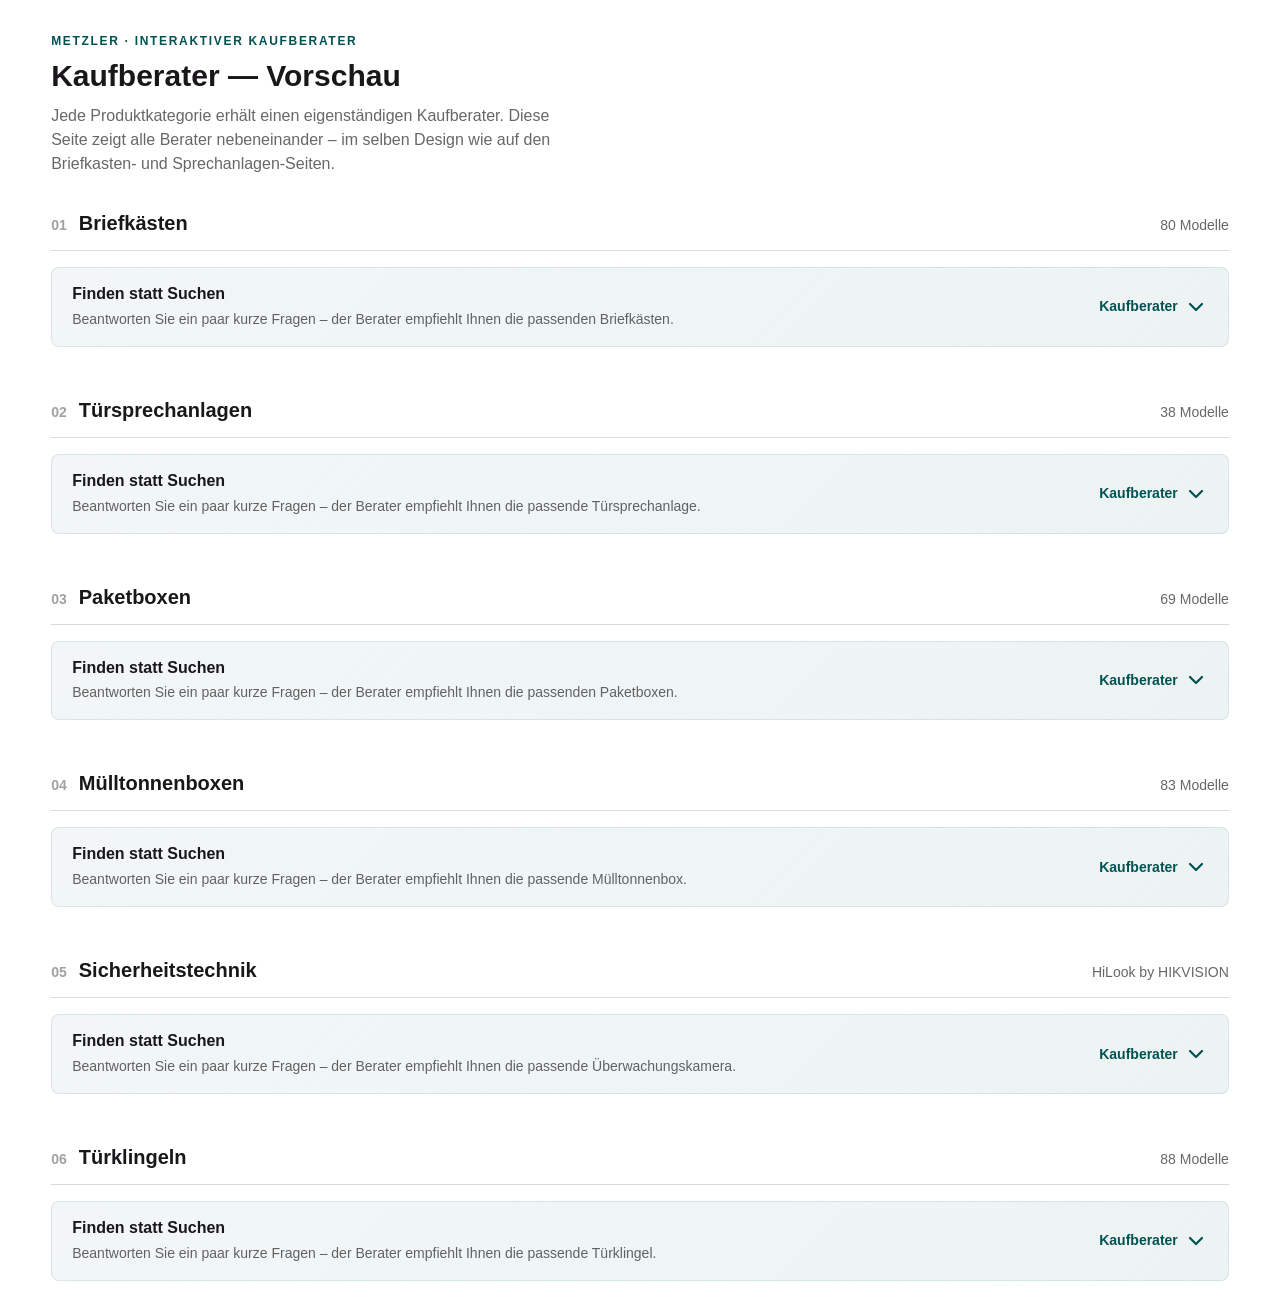
<file: kaufberater.html>
<!DOCTYPE html>
<html lang="de">
<head>
<style id="pf-ext-css">[data-pf-ext]{pointer-events:none !important;cursor:default !important;}</style>
<meta charset="UTF-8" />
<meta name="viewport" content="width=device-width, initial-scale=1" />
<!-- Prototype page carries no ?v= cache-bust; tell browsers not to cache the HTML so reviewers always get the latest advisor logic. -->
<meta http-equiv="Cache-Control" content="no-cache, no-store, must-revalidate" />
<meta http-equiv="Pragma" content="no-cache" />
<meta http-equiv="Expires" content="0" />
<title>Metzler Kaufberater — Vorschau</title>
<!-- Same design system as Briefkasten / Sprechanlage -->
<link rel="stylesheet" href="Home/styles-v2.css?v=9" />
<link rel="stylesheet" href="plp.css?v=261" />
<style>
  /* Showcase-only chrome (page head + category divider) + the size tooltip,
     all built from the SAME design-system tokens as plp.css. */
  .kb-head{ padding-top: var(--sp-8); }
  .kb-head__eyebrow{ margin:0 0 8px; font-size: var(--text-caption); font-weight:700; letter-spacing:.14em; text-transform:uppercase; color: var(--teal); }
  .kb-head__title{ margin:0; font-size: var(--text-h1); font-weight:700; line-height:1.2; color: var(--schwarz); }
  .kb-head__sub{ margin:10px 0 0; color: var(--ink-60); max-width:60ch; }

  .kb-cat__bar{ display:flex; align-items:baseline; gap: var(--sp-3); margin: var(--sp-8) 0 0; padding-bottom: var(--sp-3); border-bottom:1px solid var(--graphite-300); }
  .kb-cat__no{ font-size: var(--text-body-sm); font-weight:700; color: var(--graphite-500); }
  .kb-cat__title{ margin:0; font-size: var(--text-h3); font-weight:700; color: var(--schwarz); }
  .kb-cat__count{ margin-left:auto; font-size: var(--text-body-sm); color: var(--ink-60); }

  /* Size-guide tooltip — additive feature, themed with DS tokens. */
  .advisor__qrow{ display:flex; align-items:center; gap:8px; margin:0 0 var(--sp-4); }   /* restores the gap the DS .advisor__q margin gave before it was zeroed */
  .advisor__qrow .advisor__q{ margin:0; }
  .advisor__qhint{ margin:4px 0 0; font-size: var(--text-body-sm); color: var(--ink-60); }
  .advisor__q-wrap{ flex:0 1 auto; min-width:0; }   /* shrink-to-content so the ℹ️ sits right after the question, not pushed to the far edge */
  /* The info button + popover are styled by the premium tooltip rules in plp.css
     (accent-bar header, dot-led stacked dl, caret, layered shadow, pop-in) —
     do NOT redeclare them here, an inline copy would override that design.
     Only the size-guide footnote is page-specific: */
  .advisor__info-pop .note{ margin:12px 0 0; padding-top:10px; border-top:1px solid var(--graphite-100); color:var(--ink-60); font-size: var(--text-caption); line-height:1.5; }
</style>
  <meta name="robots" content="noindex, nofollow" />
</head>
<body class="plp">

<!-- ===== SVG ICON SPRITE (subset used by the advisor) ===== -->
<svg width="0" height="0" style="position:absolute" aria-hidden="true">
  <defs>
    <symbol id="i-chevron-right" viewBox="0 0 24 24" fill="none" stroke="currentColor" stroke-width="2.25" stroke-linecap="round" stroke-linejoin="round"><path d="M9 6l6 6-6 6"/></symbol>
    <symbol id="i-x" viewBox="0 0 24 24" fill="none" stroke="currentColor" stroke-width="2.2" stroke-linecap="round"><line x1="6" y1="6" x2="18" y2="18"/><line x1="6" y1="18" x2="18" y2="6"/></symbol>
  </defs>
</svg>

<div class="container kb-head">
  <p class="kb-head__eyebrow">Metzler · Interaktiver Kaufberater</p>
  <h1 class="kb-head__title">Kaufberater — Vorschau</h1>
  <p class="kb-head__sub">Jede Produktkategorie erhält einen eigenständigen Kaufberater. Diese Seite zeigt alle Berater nebeneinander – im selben Design wie auf den Briefkasten- und Sprechanlagen-Seiten.</p>
</div>

<!-- ════ Kaufberater 01 · Briefkästen ════ -->
<div class="container">
  <div class="kb-cat__bar">
    <span class="kb-cat__no">01</span>
    <h2 class="kb-cat__title">Briefkästen</h2>
    <span class="kb-cat__count">80 Modelle</span>
  </div>
</div>
<section class="advisor" data-ai="briefkasten" aria-label="Kaufberater Briefkästen">
  <div class="container">
    <button type="button" class="advisor__bar" data-ai-toggle aria-expanded="false">
      <span class="advisor__bar-txt">
        <span class="advisor__bar-head"><span class="advisor__bar-title">Finden statt Suchen</span></span>
        <span class="advisor__bar-sub">Beantworten Sie ein paar kurze Fragen – der Berater empfiehlt Ihnen die passenden Briefkästen.</span>
      </span>
      <span class="advisor__bar-cta">Kaufberater<svg viewBox="0 0 24 24" aria-hidden="true"><use href="#i-chevron-right"/></svg></span>
    </button>
    <div class="advisor__card">
      <button type="button" class="advisor__collapse" data-ai-toggle aria-label="Berater schließen"><svg viewBox="0 0 24 24" aria-hidden="true"><use href="#i-chevron-right"/></svg></button>
      <div class="advisor__quiz" data-ai-quiz></div>
      <div class="advisor__results" data-ai-results aria-live="polite" hidden></div>
    </div>
  </div>
</section>

<!-- ════ Kaufberater 02 · Türsprechanlagen ════ -->
<div class="container">
  <div class="kb-cat__bar">
    <span class="kb-cat__no">02</span>
    <h2 class="kb-cat__title">Türsprechanlagen</h2>
    <span class="kb-cat__count">38 Modelle</span>
  </div>
</div>
<section class="advisor" data-ai="sprechanlage" aria-label="Kaufberater Türsprechanlagen">
  <div class="container">
    <button type="button" class="advisor__bar" data-ai-toggle aria-expanded="false">
      <span class="advisor__bar-txt">
        <span class="advisor__bar-head"><span class="advisor__bar-title">Finden statt Suchen</span></span>
        <span class="advisor__bar-sub">Beantworten Sie ein paar kurze Fragen – der Berater empfiehlt Ihnen die passende Türsprechanlage.</span>
      </span>
      <span class="advisor__bar-cta">Kaufberater<svg viewBox="0 0 24 24" aria-hidden="true"><use href="#i-chevron-right"/></svg></span>
    </button>
    <div class="advisor__card">
      <button type="button" class="advisor__collapse" data-ai-toggle aria-label="Berater schließen"><svg viewBox="0 0 24 24" aria-hidden="true"><use href="#i-chevron-right"/></svg></button>
      <div class="advisor__quiz" data-ai-quiz></div>
      <div class="advisor__results" data-ai-results aria-live="polite" hidden></div>
    </div>
  </div>
</section>

<!-- ════ Kaufberater 03 · Paketboxen ════ -->
<div class="container">
  <div class="kb-cat__bar">
    <span class="kb-cat__no">03</span>
    <h2 class="kb-cat__title">Paketboxen</h2>
    <span class="kb-cat__count">69 Modelle</span>
  </div>
</div>
<section class="advisor" data-ai="paketboxen" aria-label="Kaufberater Paketboxen">
  <div class="container">
    <button type="button" class="advisor__bar" data-ai-toggle aria-expanded="false">
      <span class="advisor__bar-txt">
        <span class="advisor__bar-head"><span class="advisor__bar-title">Finden statt Suchen</span></span>
        <span class="advisor__bar-sub">Beantworten Sie ein paar kurze Fragen – der Berater empfiehlt Ihnen die passenden Paketboxen.</span>
      </span>
      <span class="advisor__bar-cta">Kaufberater<svg viewBox="0 0 24 24" aria-hidden="true"><use href="#i-chevron-right"/></svg></span>
    </button>
    <div class="advisor__card">
      <button type="button" class="advisor__collapse" data-ai-toggle aria-label="Berater schließen"><svg viewBox="0 0 24 24" aria-hidden="true"><use href="#i-chevron-right"/></svg></button>
      <div class="advisor__quiz" data-ai-quiz></div>
      <div class="advisor__results" data-ai-results aria-live="polite" hidden></div>
    </div>
  </div>
</section>

<!-- ════ Kaufberater 04 · Mülltonnenboxen ════ -->
<div class="container">
  <div class="kb-cat__bar">
    <span class="kb-cat__no">04</span>
    <h2 class="kb-cat__title">Mülltonnenboxen</h2>
    <span class="kb-cat__count">83 Modelle</span>
  </div>
</div>
<section class="advisor" data-ai="muelltonnenboxen" aria-label="Kaufberater Mülltonnenboxen">
  <div class="container">
    <button type="button" class="advisor__bar" data-ai-toggle aria-expanded="false">
      <span class="advisor__bar-txt">
        <span class="advisor__bar-head"><span class="advisor__bar-title">Finden statt Suchen</span></span>
        <span class="advisor__bar-sub">Beantworten Sie ein paar kurze Fragen – der Berater empfiehlt Ihnen die passende Mülltonnenbox.</span>
      </span>
      <span class="advisor__bar-cta">Kaufberater<svg viewBox="0 0 24 24" aria-hidden="true"><use href="#i-chevron-right"/></svg></span>
    </button>
    <div class="advisor__card">
      <button type="button" class="advisor__collapse" data-ai-toggle aria-label="Berater schließen"><svg viewBox="0 0 24 24" aria-hidden="true"><use href="#i-chevron-right"/></svg></button>
      <div class="advisor__quiz" data-ai-quiz></div>
      <div class="advisor__results" data-ai-results aria-live="polite" hidden></div>
    </div>
  </div>
</section>

<!-- ════ Kaufberater 05 · Sicherheitstechnik ════ -->
<div class="container">
  <div class="kb-cat__bar">
    <span class="kb-cat__no">05</span>
    <h2 class="kb-cat__title">Sicherheitstechnik</h2>
    <span class="kb-cat__count">HiLook by HIKVISION</span>
  </div>
</div>
<section class="advisor" data-ai="sicherheitstechnik" aria-label="Kaufberater Sicherheitstechnik">
  <div class="container">
    <button type="button" class="advisor__bar" data-ai-toggle aria-expanded="false">
      <span class="advisor__bar-txt">
        <span class="advisor__bar-head"><span class="advisor__bar-title">Finden statt Suchen</span></span>
        <span class="advisor__bar-sub">Beantworten Sie ein paar kurze Fragen – der Berater empfiehlt Ihnen die passende Überwachungskamera.</span>
      </span>
      <span class="advisor__bar-cta">Kaufberater<svg viewBox="0 0 24 24" aria-hidden="true"><use href="#i-chevron-right"/></svg></span>
    </button>
    <div class="advisor__card">
      <button type="button" class="advisor__collapse" data-ai-toggle aria-label="Berater schließen"><svg viewBox="0 0 24 24" aria-hidden="true"><use href="#i-chevron-right"/></svg></button>
      <div class="advisor__quiz" data-ai-quiz></div>
      <div class="advisor__results" data-ai-results aria-live="polite" hidden></div>
    </div>
  </div>
</section>

<!-- ════ Kaufberater 06 · Türklingeln ════ -->
<div class="container">
  <div class="kb-cat__bar">
    <span class="kb-cat__no">06</span>
    <h2 class="kb-cat__title">Türklingeln</h2>
    <span class="kb-cat__count">88 Modelle</span>
  </div>
</div>
<section class="advisor" data-ai="tuerklingel" aria-label="Kaufberater Türklingeln">
  <div class="container">
    <button type="button" class="advisor__bar" data-ai-toggle aria-expanded="false">
      <span class="advisor__bar-txt">
        <span class="advisor__bar-head"><span class="advisor__bar-title">Finden statt Suchen</span></span>
        <span class="advisor__bar-sub">Beantworten Sie ein paar kurze Fragen – der Berater empfiehlt Ihnen die passende Türklingel.</span>
      </span>
      <span class="advisor__bar-cta">Kaufberater<svg viewBox="0 0 24 24" aria-hidden="true"><use href="#i-chevron-right"/></svg></span>
    </button>
    <div class="advisor__card">
      <button type="button" class="advisor__collapse" data-ai-toggle aria-label="Berater schließen"><svg viewBox="0 0 24 24" aria-hidden="true"><use href="#i-chevron-right"/></svg></button>
      <div class="advisor__quiz" data-ai-quiz></div>
      <div class="advisor__results" data-ai-results aria-live="polite" hidden></div>
    </div>
  </div>
</section>

<script>
(function(){
  "use strict";

  /* Swatches reused across categories */
  const SW_KLASSISCH = "linear-gradient(135deg,#1A171B,#383E42 38%,#B9BCC0 70%,#FFFFFF)";
  const SW_EDELSTAHL = "linear-gradient(135deg,#e9ebee,#a7adb4 55%,#d6d9dd)";
  const SW_HOLZ      = "linear-gradient(135deg,#b07b46,#7a5230)";
  /* Mülltonnenbox looks: the smooth classic line comes in Anthrazit / Graualuminium /
     Eisenglimmer only (Weiß & Beige exist solely as Rauputz on the live shop). */
  const SW_MTB_KLASSISCH = "linear-gradient(135deg,#1A171B,#383E42 45%,#8E9296 75%,#B9BCC0)";
  const SW_RAUPUTZ = "linear-gradient(135deg,#F4F1EA,#E4DECF 45%,#D9D9D6)";
  const SW_DESIGN  = "repeating-linear-gradient(90deg,#383E42 0 7px,#2A2F33 7px 10px)";

  /* Colorset match helper: product field `field` ∈ option's colors[] → 1, else 0.15 */
  const colorsetMatch = field => (p, v, s) => {
    const o = s.opts.find(o => o.v === v);
    const set = (o && o.colors) || [v];
    return set.includes(p[field]) ? 1 : 0.15;
  };

  const SW_CONIC = "conic-gradient(from 90deg,#e53935,#fb8c00,#fdd835,#43a047,#1e88e5,#8e24aa,#e53935)";
  /* Per-option predicate match for the ported Briefkasten/Sprechanlage flows:
     each option carries sat(product); chosen option satisfied → 1, else small partial. */
  const satMatch = (p, v, s) => { const o = s.opts.find(o => String(o.v) === String(v)); return (o && o.sat && o.sat(p)) ? 1 : 0.2; };

  /* Option availability — live-shop parity (edelstahl-tuerklingel.de research):
     an option is offered only while ≥1 product consistent with the answers to
     all EARLIER steps satisfies it. Zero-result options disappear (never greyed
     out) and a step left with ≤1 real option is skipped by activeSteps().
     catPool(cat, a, uptoKey) = products matching every sat-mapped answer before
     that step (multi steps OR within, AND across); falls back to the full
     catalogue so the quiz never strands an empty step. Options without `sat`
     (neutral / "egal" / preference-only) are never gated. */
  function catPool(cat, a, uptoKey) {
    const steps = CATS[cat].steps;
    const upto = steps.findIndex(s => s.key === uptoKey);
    const set = CATS[cat].products.filter(p =>
      steps.slice(0, upto < 0 ? steps.length : upto).every(s => {
        const v = a[s.key];
        if (v == null) return true;
        if (s.type === "multi") {
          const chosen = [...v].map(k => s.opts.find(o => o.v === k)).filter(o => o && o.sat);
          return !chosen.length || chosen.some(o => o.sat(p));
        }
        const o = s.opts.find(x => String(x.v) === String(v));
        return !(o && o.sat && !o.sat(p));
      }));
    return set.length ? set : CATS[cat].products;
  }
  function catAvail(cat, a, stepKey, optV) {
    const st = CATS[cat].steps.find(s => s.key === stepKey);
    const o = st.opts.find(x => x.v === optV);
    return !o.sat || catPool(cat, a, stepKey).some(o.sat);
  }
  /* Progressive AND-gating for multi-select steps: an option stays offered only
     while a product consistent with the earlier answers carries EVERY value already
     ticked in this group PLUS the candidate. So the shopper can only build feature
     combinations a real product fully satisfies (incompatible ones vanish, same rule
     as the single steps), and the best match always has all selected features. */
  function catMultiAvail(cat, a, stepKey, optV) {
    const st = CATS[cat].steps.find(s => s.key === stepKey);
    const cand = st.opts.find(o => o.v === optV);
    const others = [...(a[stepKey] || [])].filter(v => v !== optV)
      .map(v => st.opts.find(o => o.v === v)).filter(o => o && o.sat);
    return catPool(cat, a, stepKey).some(p => (!cand.sat || cand.sat(p)) && others.every(o => o.sat(p)));
  }
  const bkAvail = (a, stepKey, optV) => catAvail("briefkasten", a, stepKey, optV);
  const pbAvail = (a, stepKey, optV) => catAvail("paketboxen", a, stepKey, optV);
  const spAvail = (a, stepKey, optV) => catAvail("sprechanlage", a, stepKey, optV);
  const mtbAvail = (a, stepKey, optV) => catAvail("muelltonnenboxen", a, stepKey, optV);
  const stAvail = (a, stepKey, optV) => catAvail("sicherheitstechnik", a, stepKey, optV);
  const tkAvail = (a, stepKey, optV) => catAvail("tuerklingel", a, stepKey, optV);
  const spMulti = (a, stepKey, optV) => catMultiAvail("sprechanlage", a, stepKey, optV);

  /* ──────────────────────────────────────────────────────────────
     Category configs. Add a category = add an entry here + an
     <section class="advisor" data-ai="<key>"> block above. Each step:
       { key, type:'single'|'multi', q, hint?, info?, opts:[{v,label,sub?,sw?,colors?,exclusive?,chip?}],
         when?(answers), match?(product, value, step) -> 0..1 }
     Default scoring = exact match product[step.key] === value.
     ────────────────────────────────────────────────────────────── */
  const SIZE_TOOLTIP =
    '<h4>Größenratgeber</h4>'+
    '<dl><dt>S</dt><dd>DHL Päckchen S · bis 35 × 25 × 10 cm</dd>'+
    '<dt>M</dt><dd>DHL Päckchen M · bis 37,5 × 13,5 × 30 cm</dd>'+
    '<dt>XL</dt><dd>Großpaket · mehrere / sperrige Sendungen</dd></dl>'+
    '<p class="note">Maße = max. Paketgröße im Innenraum (B × H × T). Mehrere kleine Pakete passen entsprechend übereinander.</p>';

  const CATS = {
    briefkasten: {
      img: "Product%20Image/einfamilien-briefkasten.png",
      steps: [
        { key:"wohnsituation", type:"single", match:satMatch,
          q:"Für welche Wohnsituation suchen Sie einen Briefkasten?",
          opts:[ {v:"ef",label:"Einfamilienhaus",sub:"für einen Haushalt",chip:"Einfamilienhaus",sat:p=>p.faecher==="1"}, {v:"zf",label:"Zweifamilienhaus",sub:"für zwei Haushalte",chip:"Zweifamilienhaus",sat:p=>p.faecher==="2"}, {v:"mf",label:"Mehrfamilienhaus",sub:"für mehrere Parteien",chip:"Mehrfamilienhaus",sat:p=>p.faecher==="3"} ] },
        /* Montage options are dataset-gated (bkAvail): Zweifamilien keeps Wand (Duo)
           + Stand, Mehrfamilien keeps Stand (Trias) + Unterputz (Quartett) — mirrors
           the live shop where multi-family anlagen genuinely split freistehend vs
           Unterputz. Only "Am Zaun" stays curated to single-family. */
        { key:"montage", type:"single", match:satMatch,
          info:'<h4>Montagearten</h4><dl><dt>An der Hauswand</dt><dd>aufgeschraubt – die häufigste und einfachste Lösung</dd><dt>Freistehend</dt><dd>mit Standfuß, unabhängig von einer Wand (z. B. an der Grundstücksgrenze)</dd><dt>Unterputz</dt><dd>flächenbündig in die Wand eingelassen, Entnahme wie üblich von vorne</dd><dt>Mauerdurchwurf</dt><dd>durch die Wand geführt: Einwurf außen, Post bequem von innen im Haus entnehmen</dd></dl>', infoLabel:'Montagearten erklärt',
          q:"Wo möchten Sie Ihren Briefkasten anbringen?",
          opts:[ {v:"wand",label:"An der Hauswand",sub:"klassische Wandmontage",chip:"Wandmontage",sat:p=>p.montage==="wand",when:a=>bkAvail(a,"montage","wand")}, {v:"stand",label:"Freistehend mit Standfuß",sub:"z. B. am Weg oder in der Einfahrt",chip:"Standmontage",sat:p=>p.montage==="stand",when:a=>bkAvail(a,"montage","stand")}, {v:"zaun",label:"Am Zaun",sub:"als Zaunbriefkasten",chip:"Zaunmontage",sat:p=>p.montage==="stand",when:a=>a.wohnsituation!=="zf"&&a.wohnsituation!=="mf"&&bkAvail(a,"montage","zaun")}, {v:"unterputz",label:"Unterputz – bündig in der Wand",sub:"flächenbündig eingelassen, Entnahme von vorne",chip:"Unterputz",sat:p=>p.montage==="unterputz",when:a=>bkAvail(a,"montage","unterputz")}, {v:"durchwurf",label:"Mauerdurchwurf",sub:"Einwurf außen, Post bequem von innen entnehmen",chip:"Mauerdurchwurf",sat:p=>p.montage==="durchwurf",when:a=>bkAvail(a,"montage","durchwurf")} ] },
        /* Paketfach/Zeitungsfach are dataset-gated: Mehrfamilien keeps "Auch Pakete"
           (Trias/Quartett anlagen have one) but loses "Zeitungen & Post"; after
           Unterputz the step collapses and auto-skips — like the live shop's facets.
           "Nur Briefkasten" is valid everywhere (the live shop sells zf models ohne
           Zeitungsfach, e.g. BK212). */
        { key:"postaufkommen", type:"multi",
          q:"Was soll neben Briefpost noch hineinpassen?",
          opts:[ {v:"paket",label:"Auch Pakete",sub:"sicheres Paketfach für DHL, Hermes & Co.",chip:"Paketfach",sat:p=>!!p.paket,when:a=>bkAvail(a,"postaufkommen","paket")}, {v:"zeitung",label:"Zeitungen & Post",sub:"mit integriertem Zeitungsfach, beidseitig befüllbar",chip:"Zeitungsfach",sat:p=>p.zeitung==="integriert",when:a=>bkAvail(a,"postaufkommen","zeitung")}, {v:"nur",label:"Nur Briefkasten",sub:"reine Briefpost – kein Extra-Fach nötig",chip:"Nur Briefkasten",exclusive:true} ],
          match:(p,set)=>{ const need=[...set].filter(k=>k==="paket"||k==="zeitung"); if(!need.length) return 0.5; const ok=need.filter(k=> k==="paket" ? !!p.paket : p.zeitung==="integriert").length; return ok/need.length; } },
        /* Every Zusatz is dataset-gated (live-shop "intercom facets only where such
           products exist"): Klingel options survive for Zwei-/Mehrfamilien via the
           anlagen (VDM10/Trias/Quartett); Sichtfenster & Blumenkasten drop out there
           automatically because only 1er models carry them. */
        { key:"zusatz", type:"single", match:satMatch,
          q:"Welche Zusatzfunktion wünschen Sie sich?",
          opts:[ {v:"klingel",label:"Funkklingel",sub:"kabellos und einfach nachrüstbar",chip:"Funkklingel",sat:p=>!!p.klingel,when:a=>bkAvail(a,"zusatz","klingel")}, {v:"klingel-sprech",label:"Klingel mit Sprechanlage",sub:"sehen und sprechen, wer vor der Tür steht",chip:"Klingel & Sprechanlage",sat:p=>!!p.klingel&&!!p.sprech,when:a=>bkAvail(a,"zusatz","klingel-sprech")}, {v:"sichtfenster",label:"Sichtfenster",sub:"Ihren Posteingang auf einen Blick erkennen",chip:"Sichtfenster",sat:p=>p.material==="acrylglas",when:a=>bkAvail(a,"zusatz","sichtfenster")}, {v:"blumenkasten",label:"Mit Blumenkasten",sub:"integrierter Pflanzkasten als Blickfang",chip:"Blumenkasten",sat:p=>!!p.blumenkasten,when:a=>bkAvail(a,"zusatz","blumenkasten")}, {v:"keine",label:"Keine Zusatzfunktion",sub:"ein reiner Briefkasten",neutral:true} ] },
        /* Öffnungsrichtung — Aufputz (Wandmontage) only: both options require montage==="wand",
           so Stand/Unterputz/Mauerdurchwurf skip the step. "Von der Seite" is offered only on
           the few wall-mount models flagged seitentuer, never on Klingel/Sprechanlage boxes —
           so choosing a bell gates it out (and if only "Von oben" remains the step auto-skips). */
        { key:"tuerrichtung", type:"single", match:satMatch,
          info:'<h4>Öffnungsrichtung</h4><dl><dt>Von oben</dt><dd>die Klappe öffnet nach unten – die klassische Bauform</dd><dt>Von der Seite</dt><dd>seitlich angeschlagene Tür; nicht mit Klingel/Sprechanlage kombinierbar</dd></dl>', infoLabel:'Öffnungsrichtung erklärt',
          q:"Wie soll sich die Klappe öffnen?",
          opts:[ {v:"oben",label:"Von oben",sub:"Klappe öffnet nach unten",chip:"Klappe oben",sat:p=>p.montage==="wand",when:a=>bkAvail(a,"tuerrichtung","oben")}, {v:"seite",label:"Von der Seite",sub:"seitlich angeschlagene Tür",chip:"Tür seitlich",sat:p=>p.montage==="wand"&&!!p.seitentuer,when:a=>bkAvail(a,"tuerrichtung","seite")} ] },
        /* V4A is dataset-gated too: with no rust-free model consistent with the
           answers (e.g. Mehrfamilien anlagen), only the neutral option remains and
           the step auto-skips — no dead-end answers. */
        { key:"witterung", type:"single", match:satMatch, when:a=>a.montage!=="durchwurf",   /* Mauerdurchwurf sitzt geschützt in der Wand → Witterungsfrage entfällt */
          q:"Wie stark ist der Standort der Witterung ausgesetzt?",
          opts:[ {v:"geschuetzt",label:"Übliche, geschützte Lage",sub:"pulverbeschichteter Stahl genügt",neutral:true}, {v:"exponiert",label:"Rau, exponiert oder in Küstennähe",sub:"mit rostfreien V4A-Edelstahlleisten, salzwasserfest",chip:"V4A-Edelstahl",sat:p=>p.material==="edelstahl",when:a=>bkAvail(a,"witterung","exponiert")} ] },
        { key:"optik", type:"single", match:satMatch,
          q:"Welche Optik passt zu Ihrem Zuhause?",
          opts:[ {v:"klassisch",label:"Klassische Farbe",sub:"z. B. Anthrazit, Schwarz, Weiß oder Grau",sw:SW_KLASSISCH,chip:"Klassische Farbe",sat:p=>["anthrazit","braun","schwarz","eisenglimmer","weiss","grau"].some(c=>p.colors.includes(c)),when:a=>bkAvail(a,"optik","klassisch")}, {v:"edelstahl",label:"Edelstahl-Optik",sub:"gebürstete Edelstahl-Elemente, zeitlos",sw:SW_EDELSTAHL,chip:"Edelstahl-Optik",sat:p=>p.material==="edelstahl"||(p.colors||[]).includes("edelstahl"),when:a=>a.tuerrichtung!=="seite"&&bkAvail(a,"optik","edelstahl")}, {v:"holz",label:"Natürliche Holzoptik",sub:"Eiche oder Lärche",sw:SW_HOLZ,chip:"Holzoptik",sat:p=>p.material==="holz",when:a=>a.tuerrichtung!=="seite"&&bkAvail(a,"optik","holz")}, {v:"wunsch",label:"Wunschfarbe",sub:"individuell nach RAL",sw:SW_CONIC,chip:"Wunschfarbe",sat:p=>p.colors.includes("wunschfarbe"),when:a=>a.tuerrichtung!=="seite"&&bkAvail(a,"optik","wunsch")} ] },
        { key:"beschriftung", type:"single", match:satMatch,
          q:"Wie möchten Sie Ihren Briefkasten beschriften?",
          opts:[ {v:"laser",label:"Lasergraviertes Namensschild",sub:"jederzeit wechselbar",chip:"Lasergravur",noScore:true}, {v:"wechsel",label:"Namensschild mit Papiereinleger",sub:"jederzeit wechselbar",chip:"Papiereinleger",noScore:true}, {v:"edelstahl-schild",label:"Edelstahl-Namensschild",sub:"hochwertig graviert",chip:"Edelstahl-Schild",noScore:true}, {v:"ohne",label:"Ohne Beschriftung",sub:"neutral",neutral:true} ] },
      ],
      products: [
        {name:"Briefkasten aus hochwertigem Stahl | Siebert", price:89.99, reviews:657, faecher:"1", montage:"wand", zeitung:"integriert", material:"stahl", colors:["anthrazit","weiss","grau","schwarz"], seitentuer:true},
        {name:"Briefkasten mit austauschbarem Namensschild | Ebenhard", price:89.99, reviews:219, faecher:"1", montage:"wand", zeitung:"integriert", material:"stahl", colors:["anthrazit","weiss","grau"]},
        {name:"Briefkasten mit gebürsteter V2A-Edelstahl-Front | Ebenhard", price:119, reviews:64, faecher:"1", montage:"wand", zeitung:"integriert", material:"edelstahl", colors:["anthrazit","weiss","grau","eisenglimmer","schwarz","edelstahl","wunschfarbe"]},
        {name:"Briefkasten mit Lasergravur | Hermann", price:99.99, reviews:142, faecher:"1", montage:"wand", zeitung:"integriert", material:"stahl", colors:["anthrazit","weiss","grau","eisenglimmer"], seitentuer:true},
        {name:"Briefkasten aus Edelstahl | personalisiert | Moris", price:149, reviews:25, faecher:"1", montage:"wand", zeitung:"optional", material:"edelstahl", colors:["edelstahl","anthrazit","weiss","wunschfarbe"], paket:true},
        {name:"Standbriefkasten mit Zeitungsfach | Lessing", price:199, reviews:38, faecher:"1", montage:"stand", zeitung:"integriert", material:"stahl", colors:["anthrazit","eisenglimmer","schwarz"], paket:true},
        {name:"Briefkasten Design | Modell G | Gienger", price:99.99, reviews:31, faecher:"1", montage:"wand", zeitung:"ohne", material:"stahl", colors:["anthrazit","weiss","grau"]},
        {name:"Durchwurf-Briefkasten | Mauerdurchwurf | Schneider", price:120, reviews:2, faecher:"1", montage:"durchwurf", zeitung:"ohne", material:"edelstahl", colors:["anthrazit","edelstahl"]},
        {name:"Briefkasten Anthrazit RAL 7016 | Lepo 2", price:149, reviews:64, faecher:"1", montage:"wand", zeitung:"integriert", material:"stahl", colors:["anthrazit","schwarz","wunschfarbe"], seitentuer:true},
        {name:"Zaunbriefkasten | personalisiert mit Gravur", price:149, reviews:18, faecher:"1", montage:"stand", zeitung:"optional", material:"stahl", colors:["anthrazit","weiss","eisenglimmer"]},
        {name:"Briefkasten mit Blumenkasten | personalisiert | Flora", price:159, reviews:12, faecher:"1", montage:"wand", zeitung:"integriert", material:"stahl", colors:["anthrazit","weiss","braun","wunschfarbe"], blumenkasten:true},
        {name:"Unterputz-Briefkasten aus Edelstahl | Castor", price:179, reviews:21, faecher:"1", montage:"unterputz", zeitung:"optional", material:"edelstahl", colors:["edelstahl","anthrazit"]},
        {name:"Mehrfamilien-Briefkastenanlage | 3 Parteien | Trias", price:349, reviews:9, faecher:"3", montage:"stand", zeitung:"ohne", material:"stahl", colors:["anthrazit","grau","eisenglimmer"], paket:true, klingel:true, sprech:true},
        {name:"Edelstahl Standbriefkasten Mehrfamilienhaus | Stahlkorpus & gebürstete Edelstahl-Front | Hoffmann", price:359, reviews:11, faecher:"2", montage:"stand", zeitung:"integriert", material:"stahl", colors:["anthrazit","edelstahl","eisenglimmer","grau","schwarz","weiss"]},
        {name:"Standbriefkasten mit Video-Türsprechanlage für Zweifamilienhaus | VDM10 | Anthrazit RAL 7016", price:1351.50, reviews:3, faecher:"2", montage:"stand", zeitung:"integriert", material:"stahl", colors:["anthrazit","weiss","grau","schwarz","eisenglimmer"], klingel:true, sprech:true},
        {name:"Briefkasten mit Klingel & Sprechanlage | Vossberg", price:299, reviews:27, faecher:"1", montage:"wand", zeitung:"integriert", material:"stahl", colors:["anthrazit","eisenglimmer"], paket:true, klingel:true, sprech:true},
        {name:"Doppel-Briefkasten | 2 Parteien | Duo", price:229, reviews:15, faecher:"2", montage:"wand", zeitung:"integriert", material:"stahl", colors:["anthrazit","weiss","grau"]},
        /* Zweifamilien depth (live /briefkasten-zweifamilienhaus__2 = 17 Artikel): wall-mount
           ohne Zeitungsfach, Sichtfenster (Acrylglas) and V4A-Edelstahl all exist for 2 Fächer. */
        {name:"Zweifach Briefkasten | austauschbare Namensschilder | BK212 vertikal", price:179, reviews:17, faecher:"2", montage:"wand", zeitung:"ohne", material:"stahl", colors:["anthrazit"]},
        {name:"Standbriefkasten Mehrfamilienhaus mit Sichtfenster | Cube", price:289, reviews:2, faecher:"2", montage:"stand", zeitung:"integriert", material:"acrylglas", colors:["anthrazit"]},
        {name:"Edelstahl Standbriefkasten Mehrfamilienhaus | Stencil", price:299, reviews:1, faecher:"2", montage:"stand", zeitung:"integriert", material:"edelstahl", colors:["anthrazit","edelstahl"]},
        {name:"Briefkasten mit Acrylglas-Front | Klar", price:139, reviews:8, faecher:"1", montage:"wand", zeitung:"ohne", material:"acrylglas", colors:["schwarz","anthrazit"]},
        {name:"Briefkasten Holzoptik Eiche | personalisiert mit Gravur | Anton 2", price:99.99, reviews:20, faecher:"1", montage:"wand", zeitung:"integriert", material:"holz", colors:["anthrazit","braun"]},
        {name:"Edelstahl-Briefkasten V4A | Küste | Nordkap", price:219, reviews:11, faecher:"1", montage:"stand", zeitung:"integriert", material:"edelstahl", colors:["edelstahl"], paket:true},
        {name:"Kompakt-Briefkasten ohne Gravur | Basic", price:69.99, reviews:96, faecher:"1", montage:"wand", zeitung:"ohne", material:"stahl", colors:["weiss","anthrazit","grau","schwarz","wunschfarbe"]},
        {name:"Briefkastenanlage | 4 Parteien | Quartett", price:459, reviews:6, faecher:"3", montage:"unterputz", zeitung:"ohne", material:"stahl", colors:["anthrazit","grau","schwarz","eisenglimmer"], paket:true, klingel:true},
      ],
    },

    sprechanlage: {
      img: "Product%20Image/Sprechanlage/video-station.png",
      steps: [
        { key:"verwendung", type:"single", match:satMatch,
          q:"Für welche Wohnsituation suchen Sie eine Sprechanlage?",
          opts:[ {v:"einfamilien",label:"Einfamilienhaus",sub:"ein Haushalt, eine Klingeltaste",chip:"Einfamilienhaus",sat:p=>p.verwendung==="einfamilien"||p.verwendung==="flexibel"}, {v:"mehrfamilien",label:"Mehrfamilienhaus",sub:"mehrere Parteien & Klingeltasten",chip:"Mehrfamilienhaus",sat:p=>p.verwendung==="mehrfamilien"||p.verwendung==="flexibel"}, {v:"flexibel",label:"Flexible Großanlage",sub:"flexibel von 1–500 Tasten",chip:"Großanlage",sat:p=>p.verwendung==="flexibel"} ] },
        /* Exact Klingeltaster counts (live drill /tuersprechanlagen p1+p2): Video-IP
           (Colson) 1–7, Audio (Kai) 1–6, BUS (Maxior) 1–3, Fingerprint (Niko) 1–3.
           taster:"flex" = flexible Großanlagen (1–500) — they satisfy EVERY count, so
           they always stay in the pool; later steps hide/unhide off the chosen count
           automatically (BUS vanishes ab 4, Audio ab 7, Fingerprint ab 4). */
        { key:"taster", type:"single", when:a=>a.verwendung==="mehrfamilien",
          q:"Wie viele Klingeltaster benötigen Sie?",
          opts:[ {v:2,label:"2 Taster",sub:"für 2 Parteien",chip:"2 Klingeltaster",sat:p=>p.taster===2||p.taster==="flex",when:a=>spAvail(a,"taster",2)}, {v:3,label:"3 Taster",sub:"für 3 Parteien",chip:"3 Klingeltaster",sat:p=>p.taster===3||p.taster==="flex",when:a=>spAvail(a,"taster",3)}, {v:4,label:"4 Taster",sub:"für 4 Parteien",chip:"4 Klingeltaster",sat:p=>p.taster===4||p.taster==="flex",when:a=>spAvail(a,"taster",4)}, {v:5,label:"5 Taster",sub:"für 5 Parteien",chip:"5 Klingeltaster",sat:p=>p.taster===5||p.taster==="flex",when:a=>spAvail(a,"taster",5)}, {v:6,label:"6 Taster",sub:"für 6 Parteien",chip:"6 Klingeltaster",sat:p=>p.taster===6||p.taster==="flex",when:a=>spAvail(a,"taster",6)}, {v:7,label:"7 Taster",sub:"für 7 Parteien",chip:"7 Klingeltaster",sat:p=>p.taster===7||p.taster==="flex",when:a=>spAvail(a,"taster",7)} ],
          match:(p,v)=>p.taster===v?1:(p.taster==="flex"?0.7:(Math.abs((p.taster||0)-v)===1?0.4:0.1)) },
        /* Live-shop parity (edelstahl-tuerklingel.de/tuersprechanlagen): facet
           options are dataset-gated via spAvail — no Audio-Großanlage exists, so
           "Audio-only" vanishes for Flexibel (step auto-skips); the BUS line stops
           at Video-Ein-/Mehrfamilien, so "BUS-System" vanishes for Großanlagen and
           Audio. Zero-result options disappear, never greyed out. */
        { key:"type", type:"single", match:satMatch,
          q:"Möchten Sie sehen, wer vor der Tür steht?",
          opts:[ {v:"video",label:"Mit Kamera (Video)",sub:"Live-HD-Bild der Besucher",chip:"Video",sat:p=>p.type==="video",when:a=>spAvail(a,"type","video")}, {v:"audio",label:"Audio-only",sub:"nur sprechen, ohne Kamera",chip:"Audio",sat:p=>p.type==="audio",when:a=>spAvail(a,"type","audio")} ] },
        { key:"system", type:"single", match:satMatch,
          q:"Planen Sie einen Neubau oder eine Modernisierung?",
          opts:[ {v:"ip",label:"Neubau und Neuverkabelung",sub:"Ideal für Neubauten – LAN- oder 2-Draht-Sternverkabelung · IP-System",chip:"IP-System",sat:p=>p.system==="ip",when:a=>spAvail(a,"system","ip")}, {v:"bus",label:"Modernisierung und bestehende Verkabelung",sub:"Perfekt zum Modernisieren – nutzt die vorhandene 2-Draht-Leitung · BUS-System",chip:"2-Draht-BUS",sat:p=>p.system==="bus",when:a=>spAvail(a,"system","bus")}, {v:"weiss",label:"Weiß ich nicht",sub:"wir empfehlen passende Modelle für beide Systeme",neutral:true,when:a=>spAvail(a,"system","ip")&&spAvail(a,"system","bus")} ] },
        /* Step-level rule straight from the live shop: the BUS-Serie and Audio
           categories carry no "Türöffner Bedienung" facet at all → the whole
           Zutritt step disappears for them. Within the step the methods AND-gate
           progressively (spMulti): each option stays only while a product offers all
           already-ticked methods plus that one — incompatible combos vanish, so the
           recommendation always has every selected Zutrittsart. */
        { key:"tuer", type:"multi", when:a=>a.system!=="bus"&&a.type!=="audio",
          q:"Wie möchten Sie Zutritt gewähren?", hint:"Mehrfachauswahl möglich.",
          opts:[ {v:"fingerprint",label:"Fingerabdrucksensor",sub:"schlüsselloser Zutritt",chip:"Fingerprint",sat:p=>p.tuer.includes("fingerprint"),when:a=>spMulti(a,"tuer","fingerprint")}, {v:"rfid",label:"RFID-Chip",sub:"Transponder oder Karte",chip:"RFID",sat:p=>p.tuer.includes("rfid"),when:a=>spMulti(a,"tuer","rfid")}, {v:"gesicht",label:"Gesichtserkennung",sub:"Tür öffnet beim Erkennen",chip:"Gesichtserkennung",sat:p=>p.tuer.includes("gesicht"),when:a=>spMulti(a,"tuer","gesicht")}, {v:"pin",label:"PIN-Code",sub:"Zahlencode am Tastenfeld",chip:"PIN-Code",sat:p=>p.tuer.includes("pin"),when:a=>spMulti(a,"tuer","pin")}, {v:"qr",label:"QR-Code",sub:"Zutritt per QR-Scan",chip:"QR-Code",sat:p=>p.tuer.includes("qr"),when:a=>spMulti(a,"tuer","qr")}, {v:"keine",label:"Keine Zutrittsfunktion",sub:"nur klingeln und sprechen",chip:"Ohne Zutrittsfunktion",exclusive:true} ],
          match:(p,set)=>{ const need=[...set].filter(k=>k!=="keine"); if(!need.length) return 0.5; return need.filter(k=>p.tuer.includes(k)).length/need.length; } },
        { key:"namensschild", type:"single", match:satMatch, when:a=>a.system!=="bus"&&new Set(catPool("sprechanlage",a,"namensschild").map(p=>p.ns)).size>1,   /* skip unless the pool holds ≥2 distinct Namensschild-Typen — otherwise the only real option + ungated "Egal" is a dead step (e.g. Einfamilien/Fingerprint = Lasergravur only). BUS is austauschbar-only → also skipped. */
          q:"Welches Namensschild bevorzugen Sie?",
          opts:[ {v:"gravur",label:"Lasergraviertes Namensschild",sub:"jederzeit wechselbar",chip:"Lasergravur",sat:p=>p.ns==="gravur",when:a=>a.verwendung!=="flexibel"&&spAvail(a,"namensschild","gravur")}, {v:"wechsel",label:"Namensschild mit Papiereinleger",sub:"jederzeit wechselbar",chip:"Papiereinleger",sat:p=>p.ns==="wechsel",when:a=>spAvail(a,"namensschild","wechsel")}, {v:"display",label:"Digitales Namensschild",sub:"editierbar",chip:"Digitales Schild",sat:p=>p.ns==="display",when:a=>spAvail(a,"namensschild","display")}, {v:"display-hn",label:"Digitales Namensschild + Hausnummer",sub:"editierbar, mit beleuchteter Hausnummer",chip:"Digital + Hausnummer",sat:p=>p.ns==="display-hn",when:a=>spAvail(a,"namensschild","display-hn")}, {v:"egal",label:"Egal",sub:"keine Präferenz",neutral:true} ] },
        { key:"kombi", type:"single", match:satMatch,
          q:"Soll die Anlage mit einem Briefkasten kombiniert sein?",
          opts:[ {v:"nur",label:"Nur Türstation",sub:"klassische Außenstation",neutral:true}, {v:"briefkasten",label:"Mit Briefkasten & Paketbox",sub:"integrierte Brief-/Paketbox",chip:"Mit Briefkasten",sat:p=>!!p.kombi,when:a=>spAvail(a,"kombi","briefkasten")} ] },
        { key:"optik", type:"single", match:satMatch, when:a=>a.system!=="bus"&&catPool("sprechanlage",a,"optik").length>1,   /* skip when only one product remains — Optik is a per-product config (Klassisch/Edelstahl/Wunschfarbe), not a differentiator (e.g. Audio + Papiereinleger narrows to a single Kai model). Also skip for BUS: the XDM10-Serie has no Optik choice, so the color step is redundant. */
          q:"Welche Optik passt zu Ihrem Eingang?",
          opts:[ {v:"klassisch",label:"Klassische Farbe",sub:"z. B. Anthrazit, Schwarz, Weiß oder Grau",sw:SW_KLASSISCH,chip:"Klassische Farbe",sat:p=>["anthrazit","braun","schwarz","eisenglimmer","weiss","grau"].some(c=>p.colors.includes(c)),when:a=>spAvail(a,"optik","klassisch")}, {v:"edelstahl",label:"Edelstahl",sub:"rostfrei und zeitlos",sw:SW_EDELSTAHL,chip:"Edelstahl-Optik",sat:p=>p.material==="edelstahl"||p.material==="v2a",when:a=>a.system!=="bus"&&spAvail(a,"optik","edelstahl")}, {v:"wunsch",label:"Wunschfarbe",sub:"individuell nach RAL",sw:SW_CONIC,chip:"Wunschfarbe",sat:p=>true,when:a=>spAvail(a,"optik","wunsch")}   /* Wunschfarbe (RAL) auf allen Modellen möglich */ ] },
      ],
      products: [
        {name:"VDM10 2.0 Video-Türsprechanlage | 1 Klingeltaster | Colson", price:594.15, reviews:63, verwendung:"einfamilien", taster:1, type:"video", system:"ip", tuer:["rfid"], ns:"gravur", colors:["anthrazit","weiss","grau","schwarz","eisenglimmer","wunschfarbe"]},
        {name:"VDM10 2.0 Video-Türsprechanlage | 1 Klingeltaster | Kian", price:577.15, reviews:19, verwendung:"einfamilien", taster:1, type:"video", system:"ip", tuer:["rfid"], ns:"gravur", colors:["anthrazit","weiss","grau","schwarz","eisenglimmer","braun","wunschfarbe"]},
        {name:"VDM10 2.0 mit Fingerprint | 1 Klingeltaster | Niko", price:721.65, reviews:12, verwendung:"einfamilien", taster:1, type:"video", system:"ip", tuer:["fingerprint","rfid"], ns:"gravur", colors:["anthrazit","weiss","grau","schwarz"]},
        {name:"XDM10 Video-Türsprechanlage | 2-Draht-BUS | 1 Klingeltaster | Maxior", price:424.15, reviews:2, verwendung:"einfamilien", taster:1, type:"video", system:"bus", tuer:[], ns:"wechsel", colors:["anthrazit","weiss","grau","schwarz"]},
        {name:"SDM10X | Gesichtserkennung | Touch-Display | Ein- & Mehrfamilien", price:1266.50, reviews:9, verwendung:"flexibel", taster:"flex", type:"video", system:"ip", tuer:["gesicht","rfid","pin","qr"], ns:"display", material:"edelstahl", colors:["anthrazit","edelstahl","schwarz","weiss","grau"]},
        {name:"VDM10 2.0 modulare Video-Türsprechanlage | Horizon", price:849.15, reviews:21, verwendung:"flexibel", taster:"flex", type:"video", system:"ip", tuer:["rfid"], ns:"gravur", colors:["anthrazit","weiss","grau","schwarz"]},
        {name:"ADM10 Audio-Türsprechanlage | 1 Klingeltaster | Kai", price:424.15, reviews:2, verwendung:"einfamilien", taster:1, type:"audio", system:"ip", tuer:[], ns:"wechsel", colors:["anthrazit","weiss","grau"]},
        {name:"ADM10 Audio-Türsprechanlage | 1 Klingeltaster | RAL 7016 Anthrazit | Dominik", price:424.15, reviews:2, verwendung:"einfamilien", taster:1, type:"audio", system:"ip", tuer:[], ns:"fest", colors:["anthrazit"]},   /* fester Namensschild — Audio (ADM10) bietet keine Laser-Gravur; nicht als Namensschild-Option wählbar, erscheint nur unter „Egal" */
        {name:"VDM10 2.0 Mehrfamilien | 2 Klingeltaster | Colson", price:645.15, reviews:26, verwendung:"mehrfamilien", taster:2, type:"video", system:"ip", tuer:["rfid"], ns:"gravur", colors:["anthrazit","weiss","grau","schwarz","eisenglimmer"]},
        {name:"VDM10 2.0 Mehrfamilien | 3 Klingeltaster | Colson", price:696.15, reviews:5, verwendung:"mehrfamilien", taster:3, type:"video", system:"ip", tuer:["rfid"], ns:"gravur", colors:["anthrazit","weiss","grau","schwarz","eisenglimmer"]},
        {name:"VDM10 2.0 mit Fingerprint | 3 Klingeltaster | Niko", price:892.50, reviews:2, verwendung:"mehrfamilien", taster:3, type:"video", system:"ip", tuer:["fingerprint","rfid"], ns:"gravur", colors:["anthrazit","weiss","grau","schwarz"]},
        {name:"XDM10 Video-Türsprechanlage | 2-Draht-BUS | 2 Klingeltaster | Maxior", price:806.65, reviews:0, verwendung:"mehrfamilien", taster:2, type:"video", system:"bus", tuer:[], ns:"wechsel", material:"edelstahl", colors:["anthrazit","edelstahl","schwarz"]},
        {name:"Video-Türsprechsäule | Klingelstele mit Gesichtserkennung | SDM10S", price:2209.15, reviews:0, verwendung:"flexibel", taster:"flex", type:"video", system:"ip", tuer:["gesicht","rfid","pin","qr"], ns:"display-hn", material:"v2a", colors:["anthrazit","edelstahl","schwarz","wunschfarbe"]},
        /* Slice-sweep additions (live parity): Briefkasten/Paketbox-Kombis exist
           (/sprechanlage-briefkasten, 9 Artikel — the Kombi step must not vanish)
           and Audio-Anlagen come with 1–6 Klingeltastern, also für Mehrfamilien. */
        {name:"Video-Türsprechanlage mit Paketbox | personalisiert mit Gravur | VDM10", price:1019.15, reviews:5, verwendung:"einfamilien", taster:1, type:"video", system:"ip", tuer:["rfid"], ns:"gravur", kombi:true, colors:["anthrazit"]},
        {name:"Standbriefkasten mit Video-Türsprechanlage für Zweifamilienhaus | VDM10", price:1351.50, reviews:3, verwendung:"mehrfamilien", taster:2, type:"video", system:"ip", tuer:["rfid"], ns:"gravur", kombi:true, colors:["anthrazit","weiss","grau","schwarz","eisenglimmer"]},
        {name:"ADM10 Audio-Türsprechanlage | 2 Klingeltaster | Kai", price:466.65, reviews:1, verwendung:"mehrfamilien", taster:2, type:"audio", system:"ip", tuer:[], ns:"wechsel", colors:["anthrazit","weiss","grau"]},
        /* Exakte Klingeltaster-Staffel (live-Drill p1+p2): Colson 4–7, Kai 3–6, Niko 2, Maxior 3 */
        {name:"VDM10 2.0 mit Fingerprint | 2 Klingeltaster | Niko", price:849.15, reviews:2, verwendung:"mehrfamilien", taster:2, type:"video", system:"ip", tuer:["fingerprint","rfid"], ns:"gravur", colors:["anthrazit","weiss","grau","schwarz"]},
        {name:"XDM10 Video-Türsprechanlage | 2-Draht-BUS | 3 Klingeltaster | Maxior", price:849.15, reviews:0, verwendung:"mehrfamilien", taster:3, type:"video", system:"bus", tuer:[], ns:"wechsel", material:"edelstahl", colors:["anthrazit","edelstahl","schwarz"]},
        {name:"VDM10 2.0 Mehrfamilien | 4 Klingeltaster | Colson", price:798.15, reviews:2, verwendung:"mehrfamilien", taster:4, type:"video", system:"ip", tuer:["rfid"], ns:"gravur", colors:["anthrazit","weiss","grau","schwarz","eisenglimmer"]},
        {name:"VDM10 2.0 Mehrfamilien | 5 Klingeltaster | Colson", price:849.15, reviews:1, verwendung:"mehrfamilien", taster:5, type:"video", system:"ip", tuer:["rfid"], ns:"gravur", colors:["anthrazit","weiss","grau","schwarz","eisenglimmer"]},
        {name:"VDM10 2.0 Mehrfamilien | 6 Klingeltaster | Colson", price:900.15, reviews:1, verwendung:"mehrfamilien", taster:6, type:"video", system:"ip", tuer:["rfid"], ns:"gravur", colors:["anthrazit","weiss","grau","schwarz","eisenglimmer"]},
        {name:"VDM10 2.0 Mehrfamilien | 7 Klingeltaster | Colson", price:951.15, reviews:1, verwendung:"mehrfamilien", taster:7, type:"video", system:"ip", tuer:["rfid"], ns:"gravur", colors:["anthrazit","weiss","grau","schwarz","eisenglimmer"]},
        {name:"ADM10 Audio-Türsprechanlage | 3 Klingeltaster | Kai", price:509.15, reviews:2, verwendung:"mehrfamilien", taster:3, type:"audio", system:"ip", tuer:[], ns:"wechsel", colors:["anthrazit","weiss","grau"]},
        {name:"ADM10 Audio-Türsprechanlage | 4 Klingeltaster | Kai", price:551.65, reviews:3, verwendung:"mehrfamilien", taster:4, type:"audio", system:"ip", tuer:[], ns:"wechsel", colors:["anthrazit","weiss","grau"]},
        {name:"ADM10 Audio-Türsprechanlage | 5 Klingeltaster | Kai", price:594.15, reviews:2, verwendung:"mehrfamilien", taster:5, type:"audio", system:"ip", tuer:[], ns:"wechsel", colors:["anthrazit","weiss","grau"]},
        {name:"ADM10 Audio-Türsprechanlage | 6 Klingeltaster | Kai", price:551.65, reviews:2, verwendung:"mehrfamilien", taster:6, type:"audio", system:"ip", tuer:[], ns:"wechsel", colors:["anthrazit","weiss","grau"]},
        {name:"Modulare Standbriefkastenanlage mit Video-Türsprechanlage | VDM10 | flexibel", price:1999, reviews:0, verwendung:"flexibel", taster:"flex", type:"video", system:"ip", tuer:["rfid"], ns:"gravur", kombi:true, colors:["anthrazit"]},
      ],
    },

    paketboxen: {
      img: "Kaufbrater/Paketbox.png",
      steps: [
        /* Live-shop parity (see the briefkasten gates): every facet-mapped option is
           dataset-gated via pbAvail — zero-result options disappear and a step left
           with ≤1 real option auto-skips. The Fächer↔Klingeltaster 1:1 coupling the
           live shop shows (Fächer=3 ⇒ nur "3 Taster") emerges from the cascade
           automatically once both steps carry sat maps. */
        { key:"kombi", type:"multi",
          q:"Womit möchten Sie Ihre Paketbox kombinieren?",
          hint:"Mehrfachauswahl möglich · „Nur Paketbox“ schließt die anderen aus.",
          opts:[ {v:"briefkasten",label:"Briefkasten",sat:p=>p.kombi.includes("briefkasten")}, {v:"klingel",label:"Klingel & Briefkasten",sat:p=>p.kombi.includes("klingel")}, {v:"sprechanlage",label:"Video-Türsprechanlage",sub:"2-in-1: Paketbox + Video-Sprechanlage",sat:p=>p.kombi.includes("sprechanlage")}, {v:"paketbox",label:"Nur Paketbox",exclusive:true,sat:p=>p.kombi.length===1&&p.kombi[0]==="paketbox"} ],
          match:(p,set)=>{ if(set.has("paketbox")) return (p.kombi.length===1 && p.kombi[0]==="paketbox")?1:0.2; const need=[...set]; return need.filter(k=>p.kombi.includes(k)).length/need.length; } },
        { key:"montage", type:"single",
          q:"Wie soll Ihre Paketbox montiert werden?",
          /* Paketboxen are freestanding only (no Wandmontage) → single option, so the
             engine auto-skips this step (same single-option rule as the Optik step). */
          opts:[ {v:"freistehend",label:"Freistehend",sub:"mit Standfuß / Füßen"} ] },
        { key:"groesse", type:"single", info:SIZE_TOOLTIP, infoLabel:"Größenratgeber", when:a=>!a.kombi.has("sprechanlage")&&!a.kombi.has("klingel"),   /* Sprechanlage = one fixed product; Klingel (Bispo Funk) is always size M → skip Größe */
          q:"Welche Paketgröße soll hineinpassen?",
          opts:[ {v:"S",label:"S — DHL Päckchen S",sub:"bis 35 × 25 × 10 cm",chip:"Größe S",sat:p=>p.groesse==="S",when:a=>pbAvail(a,"groesse","S")}, {v:"M",label:"M — DHL Päckchen M",sub:"bis 37,5 × 13,5 × 30 cm",chip:"Größe M",sat:p=>p.groesse==="M",when:a=>pbAvail(a,"groesse","M")}, {v:"XL",label:"XL — Großpaket",sub:"mehrere / sperrige Pakete",chip:"Größe XL",sat:p=>p.groesse==="XL",when:a=>pbAvail(a,"groesse","XL")} ],
          match:(p,v)=>{ const ord=["S","M","XL"]; const d=Math.abs(ord.indexOf(p.groesse)-ord.indexOf(v)); return d===0?1:d===1?0.5:0.1; } },
        { key:"faecher", type:"single", when:a=>a.kombi.has("briefkasten")&&!a.kombi.has("sprechanlage"),
          q:"Wie viele Brieffächer benötigen Sie?",
          opts:[ {v:1,label:"1 Fach",sub:"für 1 Haushalt",chip:"1 Brieffach",sat:p=>p.faecher===1,when:a=>pbAvail(a,"faecher",1)}, {v:2,label:"2 Fächer",sub:"für 2 Haushalte",chip:"2 Brieffächer",sat:p=>p.faecher===2,when:a=>pbAvail(a,"faecher",2)}, {v:3,label:"3 Fächer",sub:"für 3 Haushalte",chip:"3 Brieffächer",sat:p=>p.faecher===3,when:a=>pbAvail(a,"faecher",3)}, {v:4,label:"4 Fächer",sub:"für 4 Haushalte",chip:"4 Brieffächer",sat:p=>p.faecher===4,when:a=>pbAvail(a,"faecher",4)}, {v:5,label:"5 Fächer",sub:"für 5 Haushalte",chip:"5 Brieffächer",sat:p=>p.faecher===5,when:a=>pbAvail(a,"faecher",5)} ],
          match:(p,v)=>p.faecher===v?1:(p.faecher?0.4:0) },
        /* Taster options are gated by the answers so far, so the live shop's
           Fächer↔Taster coupling holds: after "2 Fächer" only "2 Taster" models
           remain and the step collapses/auto-skips instead of offering dead ends. */
        { key:"klingeltaster", type:"single", when:a=>a.kombi.has("klingel")&&!a.kombi.has("sprechanlage"),   /* taster count matters only for Klingel — the Sprechanlage paketbox is a single product */
          q:"Wie viele Klingeltaster benötigen Sie?",
          opts:[ {v:1,label:"1 Taster",sub:"für 1 Partei",chip:"1 Klingeltaster",sat:p=>p.klingeltaster===1,when:a=>pbAvail(a,"klingeltaster",1)}, {v:2,label:"2 Taster",sub:"für 2 Parteien",chip:"2 Klingeltaster",sat:p=>p.klingeltaster===2,when:a=>pbAvail(a,"klingeltaster",2)}, {v:3,label:"3 Taster",sub:"für 3 Parteien",chip:"3 Klingeltaster",sat:p=>p.klingeltaster===3,when:a=>pbAvail(a,"klingeltaster",3)} ],
          match:(p,v)=>p.klingeltaster===v?1:(p.klingeltaster?0.4:0) },
        /* LED = the live shop's "Paketboxen beleuchtet" subcategory — a real
           differentiator, dataset-gated per direction ("Egal" is never gated).
           The step only appears when a beleuchtet variant actually exists for the
           answers so far (pbAvail "ja"); otherwise the ungated "Egal" would keep a
           dead step alive. So 4/5-Fächer & Klingel lines (no LED product) skip it,
           while 1-/2-/3-Fächer that do have an LED model keep the choice. */
        { key:"led", type:"single", when:a=>!a.kombi.has("sprechanlage")&&pbAvail(a,"led","ja"),
          q:"Soll die Paketbox beleuchtet sein?",
          opts:[ {v:"ja",label:"Mit LED-Beleuchtung",sub:"beleuchteter Innenraum",chip:"Mit LED",sat:p=>!!p.led,when:a=>pbAvail(a,"led","ja")}, {v:"nein",label:"Ohne Beleuchtung",chip:"Ohne LED",sat:p=>!p.led,when:a=>pbAvail(a,"led","nein")}, {v:"egal",label:"Egal",sub:"keine Präferenz",chip:"LED egal"} ],
          match:(p,v)=>(v==="ja"?!!p.led:!p.led)?1:0.2 },
        { key:"entnahme", type:"single", when:a=>!a.kombi.has("sprechanlage")&&!a.kombi.has("klingel")&&pbAvail(a,"entnahme","rueckseite"),   /* Klingel/Sprechanlage lines have no rear-entnahme variant. Self-skip unless a Rückentnahme variant exists for the answers so far — otherwise only "Vorderseite" + ungated "Egal" remain (dead step, e.g. 5 Fächer). */
          q:"Von welcher Seite möchten Sie Ihre Sendungen entnehmen?",
          opts:[ {v:"vorne",label:"Von der Vorderseite",sub:"Standard – Entnahme an der Front",chip:"Entnahme vorne",sat:p=>(p.entnahme||"vorne")==="vorne",when:a=>pbAvail(a,"entnahme","vorne")}, {v:"rueckseite",label:"Von der Rückseite",sub:"bequem von innen, z. B. durch die Wand",chip:"Rückentnahme",sat:p=>p.entnahme==="rueckseite",when:a=>pbAvail(a,"entnahme","rueckseite")}, {v:"egal",label:"Egal",sub:"keine Präferenz",chip:"Entnahme egal"} ],
          match:(p,v)=>(p.entnahme||"vorne")===v?1:0.3 },
        { key:"optik", type:"single",
          q:"Welche Optik passt zu Ihrem Zuhause?",
          opts:[ {v:"klassisch",label:"Klassische Farbe",sub:"z. B. Anthrazit, Grau, Schwarz oder Weiß",sw:SW_KLASSISCH,colors:["anthrazit","eisenglimmer","grau","schwarz","weiss"]} ],
          match:colorsetMatch("farbe") },
        /* Gravur mirrors the live shop's mit-/ohne-Gravur split. Each option is
           dataset-gated (incl. "Ohne Beschriftung", which the Avalon "nur Paketbox"
           line actually carries). The step self-skips unless ≥2 distinct beschriftung
           outcomes exist for the answers so far — otherwise only one real choice
           remains and the ungated preference would leave a dead step (e.g. 4/5 Fächer
           carry Lasergravur only). "Ohne" keeps no `when`, so it still appears whenever
           the step is shown. */
        { key:"gravur", type:"single", when:a=>!a.kombi.has("sprechanlage")&&[pbAvail(a,"gravur","lasergravur"),pbAvail(a,"gravur","namensschild"),pbAvail(a,"gravur","ohne")].filter(Boolean).length>1,
          q:"Wie möchten Sie Ihre Box beschriften?",
          opts:[ {v:"lasergravur",label:"Lasergraviertes Namensschild",sub:"jederzeit wechselbar",chip:"Lasergravur",sat:p=>p.gravur==="lasergravur",when:a=>pbAvail(a,"gravur","lasergravur")}, {v:"namensschild",label:"Namensschild mit Papiereinleger",sub:"jederzeit wechselbar",chip:"Papiereinleger",sat:p=>p.gravur==="namensschild",when:a=>pbAvail(a,"gravur","namensschild")}, {v:"ohne",label:"Ohne Beschriftung",chip:"Ohne Gravur",sat:p=>p.gravur==="ohne"} ] },
      ],
      products: [
        {name:"Bispo 2 — Paketbox mit Briefkasten & Gravur", price:329, reviews:173, kombi:["briefkasten"], montage:"wand", groesse:"M", faecher:1, farbe:"anthrazit", gravur:"lasergravur"},
        {name:"Taren — Paketbox mit Briefkasten & Gravur", price:339, reviews:33, kombi:["briefkasten"], montage:"wand", groesse:"M", faecher:1, farbe:"weiss", gravur:"lasergravur"},
        {name:"Zivo 2 — Paketbox mit Briefkasten, Entnahme Rückseite", price:339, reviews:13, kombi:["briefkasten"], montage:"wand", groesse:"M", faecher:1, farbe:"eisenglimmer", gravur:"lasergravur", entnahme:"rueckseite"},
        {name:"Zivo 2 — mit Briefkasten, austauschbares Schild, Anthrazit", price:309, reviews:6, kombi:["briefkasten"], montage:"wand", groesse:"M", faecher:1, farbe:"anthrazit", gravur:"namensschild"},
        {name:"Bispo 2 LED — Paketbox mit Briefkasten & Gravur", price:369, reviews:36, kombi:["briefkasten"], montage:"wand", groesse:"M", faecher:1, farbe:"grau", gravur:"lasergravur", led:true},
        {name:"Bispo 2 SF — Briefkasten, Sichtfenster, Anthrazit", price:349, reviews:5, kombi:["briefkasten"], montage:"wand", groesse:"M", faecher:1, farbe:"anthrazit", gravur:"lasergravur", led:true},
        {name:"Bispo Funk — Funk-Paketbox mit Klingel & Briefkasten", price:379, reviews:16, kombi:["briefkasten","klingel"], montage:"wand", groesse:"M", faecher:1, klingeltaster:1, farbe:"anthrazit", gravur:"lasergravur"},
        {name:"Metzler Video-Türsprechanlage mit Paketbox | Anthrazit RAL 7016 | personalisiert mit Gravur | Edelstahl-Namensschild", price:1199, reviews:5, kombi:["briefkasten","sprechanlage"], montage:"wand", groesse:"M", faecher:1, klingeltaster:1, farbe:"anthrazit", gravur:"lasergravur", img:"Kaufbrater/metzler-video-tuersprechanlage-mit-paketbox-anthrazit-ral-7016-personalisiert-mit-gravur-edelstahl-namensschild.webp", features:["2-in-1: Paketbox + integrierte Metzler VDM10 Video-Sprechanlage","Full-HD-Video, App-Steuerung & zwei Türöffner-Relais","Entnahmeschutz & Einwurf für DIN-A4-Umschläge","Optional schlüssellose Türöffnung per Fingerprint / RFID","Pulverbeschichteter Stahl, Anthrazit RAL 7016 – rostfrei & UV-beständig"]},
        {name:"Zivo 2 Renz LED — Paketbox, austauschbares Schild, Anthrazit", price:349, reviews:4, kombi:["paketbox"], montage:"wand", groesse:"M", farbe:"anthrazit", gravur:"namensschild", led:true, entnahme:"rueckseite"},
        /* Größe S — die kompakte Avalon-3-Linie (live: reine Paketboxen, kein Briefkasten,
           bis DHL-Päckchen S). Existiert als Basis + Pflanzdach + freistehend mit Ständer;
           Namensschild/Gravur je nach Ausführung. Damit erscheint "S" korrekt im Größe-Schritt
           der "Nur Paketbox"-Strecke (mit Briefkasten gibt es kein S). */
        {name:"Avalon 3 — Paketbox | rostfrei & massiv | bis Größe S | Anthrazit", price:159, reviews:9, kombi:["paketbox"], montage:"wand", groesse:"S", farbe:"anthrazit", gravur:"ohne", entnahme:"vorne"},
        {name:"Avalon 3 — Paketbox mit Pflanzdach | bis Größe S | Anthrazit RAL 7016", price:189, reviews:2, kombi:["paketbox"], montage:"wand", groesse:"S", farbe:"anthrazit", gravur:"ohne", entnahme:"vorne"},
        {name:"Avalon — Paketbox | personalisiert mit Gravur | Edelstahl-Namensschild | bis Größe S", price:229, reviews:13, kombi:["paketbox"], montage:"wand", groesse:"S", farbe:"anthrazit", gravur:"lasergravur", entnahme:"vorne"},
        {name:"Avalon — Paketbox freistehend mit Ständer | Gravur | bis Größe S | Anthrazit", price:299, reviews:6, kombi:["paketbox"], montage:"freistehend", groesse:"S", farbe:"anthrazit", gravur:"lasergravur", entnahme:"vorne"},
        {name:"Ben — Paketbox XXL, höhenverstellbare Füße, Anthrazit", price:699, reviews:6, kombi:["paketbox"], montage:"freistehend", groesse:"XL", farbe:"anthrazit", gravur:"namensschild"},
        {name:"Bispo Max 2 — Paketbox XL mit Briefkasten & Gravur", price:549, reviews:26, kombi:["briefkasten"], montage:"freistehend", groesse:"XL", faecher:2, farbe:"eisenglimmer", gravur:"lasergravur"},
        {name:"Bispo Max 2 — XL mit Briefkasten, LED, Anthrazit", price:589, reviews:5, kombi:["briefkasten"], montage:"freistehend", groesse:"XL", faecher:2, farbe:"anthrazit", gravur:"lasergravur", led:true},
        {name:"Bispo 3 — Paketbox mit Briefkasten, Sichtfenster & Gravur", price:419, reviews:8, kombi:["briefkasten"], montage:"wand", groesse:"XL", faecher:1, farbe:"schwarz", gravur:"lasergravur"},
        /* Slice-sweep additions (live parity, /paketboxen__3/__4/__5 + mit-klingel
           category): 3er-Türme sind ein großes Segment (14 Artikel), 4er/5er existieren,
           und Funk-Paketboxen gibt es mit 2 & 3 Klingeltastern (Taster = Parteien). */
        {name:"Paketbox mit 3 Briefkästen | personalisiert mit Gravur | Bispo 2", price:439, reviews:12, kombi:["briefkasten"], montage:"wand", groesse:"M", faecher:3, farbe:"anthrazit", gravur:"lasergravur"},
        {name:"Paketbox XL mit 3 Briefkästen | LED | RAL 7016 Anthrazit | Bispo Max 2", price:719, reviews:3, kombi:["briefkasten"], montage:"freistehend", groesse:"XL", faecher:3, farbe:"anthrazit", gravur:"lasergravur", led:true},
        {name:"Paketbox XL mit 4 Briefkästen | personalisiert mit Gravur | Bispo RE", price:519, reviews:1, kombi:["briefkasten"], montage:"wand", groesse:"XL", faecher:4, farbe:"anthrazit", gravur:"lasergravur"},
        {name:"Paketbox mit 5 Briefkästen | personalisiert mit Gravur | Bispo RE", price:569, reviews:1, kombi:["briefkasten"], montage:"wand", groesse:"M", faecher:5, farbe:"anthrazit", gravur:"lasergravur"},
        {name:"Funk-Paketbox mit Klingel & 2 Briefkästen | Bispo Funk", price:519, reviews:2, kombi:["briefkasten","klingel"], montage:"wand", groesse:"M", faecher:2, klingeltaster:2, farbe:"anthrazit", gravur:"lasergravur"},
        {name:"Funk-Paketbox mit Klingel & 3 Briefkästen | personalisiert mit Gravur | Bispo Funk", price:619, reviews:2, kombi:["briefkasten","klingel"], montage:"wand", groesse:"M", faecher:3, klingeltaster:3, farbe:"anthrazit", gravur:"lasergravur"},
      ],
    },

    muelltonnenboxen: {
      img: "Kaufbrater/Mülltonnenboxen.png",
      steps: [
        /* Live-shop parity (edelstahl-tuerklingel.de/muelltonnenbox, für-1..5-Tonnen
           slices): options are dataset-gated via mtbAvail. The size drives everything —
           the 5er line is classic Stahl only (kein Fußpedal/Rauputz/Design/Aluminium/
           Edelstahl-Akzente), the Paketbox-Kombi exists for 2–4 Tonnen, everything
           else for 1–4. The anzahl options carry sat maps so the cascade filters
           every later step by the chosen size. */
        { key:"anzahl", type:"single",
          q:"Für wie viele Mülltonnen?",
          opts:[ {v:1,label:"1 Mülltonne",chip:"1 Tonne",sat:p=>p.anzahl===1}, {v:2,label:"2 Mülltonnen",chip:"2 Tonnen",sat:p=>p.anzahl===2}, {v:3,label:"3 Mülltonnen",chip:"3 Tonnen",sat:p=>p.anzahl===3}, {v:4,label:"4 Mülltonnen",chip:"4 Tonnen",sat:p=>p.anzahl===4}, {v:5,label:"5 Mülltonnen",chip:"5 Tonnen",sat:p=>p.anzahl===5} ],
          match:(p,v)=>{ const d=Math.abs(p.anzahl-v); return d===0?1:d===1?0.4:0.1; } },
        { key:"material", type:"single",
          q:"Welches Material bevorzugen Sie?",
          opts:[ {v:"stahl",label:"Pulverbeschichteter Stahl",sub:"robust & wetterfest",chip:"Stahl",sat:p=>p.material==="stahl",when:a=>mtbAvail(a,"material","stahl")}, {v:"aluminium",label:"Aluminium",sub:"rostfrei & besonders langlebig",chip:"Aluminium",sat:p=>p.material==="aluminium",when:a=>mtbAvail(a,"material","aluminium")}, {v:"egal",label:"Egal",sub:"keine Präferenz",chip:"Material egal"} ] },
        { key:"dach", type:"single",
          q:"Welche Dachoption möchten Sie?",
          opts:[ {v:"pflanzdach",label:"Mit Pflanzdach",sub:"begrünbar",chip:"Pflanzdach",sat:p=>p.dach==="pflanzdach",when:a=>mtbAvail(a,"dach","pflanzdach")}, {v:"standard",label:"Standard-Ausführung",sub:"Flachdach",chip:"Standard-Dach",sat:p=>p.dach==="standard",when:a=>mtbAvail(a,"dach","standard")}, {v:"egal",label:"Egal",sub:"keine Präferenz",chip:"Dach egal"} ] },
        { key:"sichtstreifen", type:"single", when:a=>mtbAvail(a,"sichtstreifen","ja"),   /* self-skip unless a Sichtstreifen variant exists for the answers so far — otherwise only "Ohne" + ungated "Egal" remain (dead step, e.g. 4er Aluminium) */
          q:"Möchten Sie dekorative Sichtstreifen?",
          opts:[ {v:"ja",label:"Mit Sichtstreifen",sub:"dekorative Akzentstreifen",chip:"Mit Sichtstreifen",sat:p=>!!p.sichtstreifen,when:a=>mtbAvail(a,"sichtstreifen","ja")}, {v:"nein",label:"Ohne Sichtstreifen",sub:"glatte, geschlossene Front",chip:"Ohne Sichtstreifen",sat:p=>!p.sichtstreifen,when:a=>mtbAvail(a,"sichtstreifen","nein")}, {v:"egal",label:"Egal",sub:"keine Präferenz",chip:"Sichtstreifen egal"} ],
          match:(p,v)=>(v==="ja"?p.sichtstreifen:!p.sichtstreifen)?1:0.2 },
        /* Extras from the live category (SEO copy sells them explicitly): freihändiges
           Fußpedal (1–4er) and the Mülltonnenbox-Paketbox-Kombi (2–4er, Aluminium).
           For a 5er both gate out and the step auto-skips. */
        { key:"extras", type:"multi",
          q:"Welche Extras wünschen Sie sich?", hint:"Mehrfachauswahl möglich.",
          opts:[ {v:"fusspedal",label:"Freihändige Bedienung",sub:"Deckel öffnet per Fußpedal",chip:"Fußpedal",sat:p=>!!p.fusspedal,when:a=>mtbAvail(a,"extras","fusspedal")}, {v:"paketbox",label:"Mit Paketbox XXL",sub:"separate Paketbox im einheitlichen Set",chip:"Mit Paketbox",sat:p=>!!p.paketbox,when:a=>mtbAvail(a,"extras","paketbox")}, {v:"keine",label:"Keine Extras",sub:"klassische Ausführung",chip:"Ohne Extras",exclusive:true} ],
          match:(p,set)=>{ const need=[...set].filter(k=>k==="fusspedal"||k==="paketbox"); if(!need.length) return 0.5; const ok=need.filter(k=>!!p[k]).length; return ok/need.length; } },
        { key:"optik", type:"single",
          q:"Welche Optik passt zu Ihrem Zuhause?",
          opts:[ {v:"klassisch",label:"Klassische Farbe",sub:"z. B. Anthrazit, Graualuminium oder Eisenglimmer",sw:SW_MTB_KLASSISCH,colors:["anthrazit","grau","eisenglimmer"],sat:p=>["anthrazit","grau","eisenglimmer"].indexOf(p.finish)!==-1,when:a=>mtbAvail(a,"optik","klassisch")}, {v:"holzoptik",label:"Holzoptik",sub:"warme Lamellen-Optik",sw:SW_HOLZ,colors:["holzoptik"],sat:p=>p.finish==="holzoptik",when:a=>mtbAvail(a,"optik","holzoptik")}, {v:"edelstahl-akzente",label:"Edelstahl-Akzente",sub:"edle Metall-Details",sw:SW_EDELSTAHL,colors:["edelstahl-akzente"],chip:"Edelstahl-Akzente",sat:p=>p.finish==="edelstahl-akzente",when:a=>mtbAvail(a,"optik","edelstahl-akzente")}, {v:"rauputz",label:"Rauputz",sub:"wie verputzt – in Weiß, Beige oder Grau",sw:SW_RAUPUTZ,colors:["rauputz"],chip:"Rauputz",sat:p=>p.finish==="rauputz",when:a=>mtbAvail(a,"optik","rauputz")}, {v:"design",label:"Design-Muster",sub:"Prisma, Geo oder Nexus – markante Frontlinien",sw:SW_DESIGN,colors:["design"],chip:"Design-Muster",sat:p=>p.finish==="design",when:a=>mtbAvail(a,"optik","design")} ],
          match:colorsetMatch("finish") },
      ],
      /* Slice-true catalogue (live für-1..5-Tonnen drill): every size carries the
         classic quartet (Basis/Pflanzdach/Sichtstreifen/Holzoptik); Fußpedal, Rauputz,
         Design (Prisma/Geo/Nexus), Aluminium und Edelstahl-Akzente exist for 1–4;
         the Paketbox-Kombi (Aluminium, höhenverstellbare Füße) for 2–4; the 5er is
         classic Stahl only. finish:"rauputz"/"design" are their own looks. */
      products: [
        /* 1er (live: 16 Artikel) */
        {name:"Mülltonnenbox | 1er | 240 l | Stahl | Türgriff mit Schloss", price:319, reviews:4, anzahl:1, material:"stahl", dach:"standard", sichtstreifen:false, finish:"anthrazit"},
        {name:"Mülltonnenbox mit Pflanzdach | 1er | 240 l | Anthrazit", price:319, reviews:11, anzahl:1, material:"stahl", dach:"pflanzdach", sichtstreifen:false, finish:"anthrazit"},
        {name:"Mülltonnenbox | 1er | 240 l | Anthrazit | mit Sichtstreifen", price:319, reviews:8, anzahl:1, material:"stahl", dach:"standard", sichtstreifen:true, finish:"anthrazit"},
        {name:"Mülltonnenbox mit Edelstahl-Akzenten | 1er | 240 l | Anthrazit", price:319, reviews:3, anzahl:1, material:"stahl", dach:"standard", sichtstreifen:true, finish:"edelstahl-akzente"},
        {name:"Mülltonnenbox mit Pflanzdach | 1er | 240 l | Holzoptik", price:359, reviews:3, anzahl:1, material:"stahl", dach:"pflanzdach", sichtstreifen:false, finish:"holzoptik"},
        {name:"Mülltonnenbox mit Rauputz | 1er | 240 l | Beige", price:499, reviews:0, anzahl:1, material:"stahl", dach:"standard", sichtstreifen:false, finish:"rauputz"},
        {name:"Design-Mülltonnenbox | 1er | 240 l | Rautenmuster | Prisma", price:469, reviews:5, anzahl:1, material:"stahl", dach:"standard", sichtstreifen:false, finish:"design"},
        {name:"Mülltonnenbox | freihändig per Fußpedal | 1er | 240 l", price:499, reviews:0, anzahl:1, material:"stahl", dach:"standard", sichtstreifen:false, finish:"anthrazit", fusspedal:true},
        {name:"Mülltonnenbox | 1er | 240 l | aus Aluminium | rostfrei", price:549, reviews:0, anzahl:1, material:"aluminium", dach:"standard", sichtstreifen:false, finish:"anthrazit"},
        /* 2er (live: 16 Artikel) */
        {name:"Mülltonnenbox | 2er | 240 l | aus Stahl", price:559, reviews:0, anzahl:2, material:"stahl", dach:"standard", sichtstreifen:false, finish:"anthrazit"},
        {name:"Mülltonnenbox mit Pflanzdach | 2er | 240 l | Anthrazit", price:559, reviews:2, anzahl:2, material:"stahl", dach:"pflanzdach", sichtstreifen:false, finish:"anthrazit"},
        {name:"Mülltonnenbox | 2er | 240 l | Anthrazit | mit Sichtstreifen", price:559, reviews:1, anzahl:2, material:"stahl", dach:"standard", sichtstreifen:true, finish:"anthrazit"},
        {name:"Mülltonnenbox mit Edelstahl-Akzenten | 2er | 240 l | Anthrazit", price:559, reviews:1, anzahl:2, material:"stahl", dach:"standard", sichtstreifen:true, finish:"edelstahl-akzente"},
        {name:"Mülltonnenbox | 2er | 240 l | Holzoptik | Anthrazit", price:729, reviews:2, anzahl:2, material:"stahl", dach:"standard", sichtstreifen:false, finish:"holzoptik"},
        {name:"Mülltonnenbox mit Rauputz | 2er | 240 l | Grau", price:949, reviews:0, anzahl:2, material:"stahl", dach:"standard", sichtstreifen:false, finish:"rauputz"},
        {name:"Design-Mülltonnenbox | 2er | 240 l | Quadratmuster | Geo", price:999, reviews:1, anzahl:2, material:"stahl", dach:"standard", sichtstreifen:false, finish:"design"},
        {name:"Mülltonnenbox | freihändig per Fußpedal | 2er | 240 l", price:799, reviews:0, anzahl:2, material:"stahl", dach:"standard", sichtstreifen:false, finish:"anthrazit", fusspedal:true},
        {name:"Mülltonnenbox mit Pflanzdach | 2er | 240 l | Aluminium", price:1089, reviews:1, anzahl:2, material:"aluminium", dach:"pflanzdach", sichtstreifen:false, finish:"anthrazit"},
        {name:"Mülltonnenbox | 2er mit Paketbox | Aluminium | höhenverstellbare Füße", price:1799, reviews:3, anzahl:2, material:"aluminium", dach:"standard", sichtstreifen:false, finish:"anthrazit", paketbox:true},
        /* 3er (live: 17 Artikel) */
        {name:"Mülltonnenbox | 3er | 240 l | Stahl | Türgriff mit Schloss", price:799, reviews:85, anzahl:3, material:"stahl", dach:"standard", sichtstreifen:false, finish:"anthrazit"},
        {name:"Mülltonnenbox mit Pflanzdach | 3er | 240 l | Anthrazit", price:799, reviews:22, anzahl:3, material:"stahl", dach:"pflanzdach", sichtstreifen:false, finish:"anthrazit"},
        {name:"Mülltonnenbox | 3er | 240 l | Anthrazit | mit Sichtstreifen", price:799, reviews:27, anzahl:3, material:"stahl", dach:"standard", sichtstreifen:true, finish:"anthrazit"},
        {name:"Mülltonnenbox mit Edelstahl-Akzenten | 3er | 240 l | Anthrazit", price:799, reviews:31, anzahl:3, material:"stahl", dach:"standard", sichtstreifen:true, finish:"edelstahl-akzente"},
        {name:"Mülltonnenbox | 3er | 240 l | Holzoptik | Anthrazit", price:879, reviews:34, anzahl:3, material:"stahl", dach:"standard", sichtstreifen:false, finish:"holzoptik"},
        {name:"Mülltonnenbox mit Pflanzdach | 3er | 240 l | Holzoptik", price:879, reviews:37, anzahl:3, material:"stahl", dach:"pflanzdach", sichtstreifen:false, finish:"holzoptik"},
        {name:"Mülltonnenbox mit Rauputz | 3er | 240 l | Grau", price:1099, reviews:0, anzahl:3, material:"stahl", dach:"standard", sichtstreifen:false, finish:"rauputz"},
        {name:"Mülltonnenbox mit Rauputz | 3er | 240 l | Beige", price:1099, reviews:0, anzahl:3, material:"stahl", dach:"standard", sichtstreifen:false, finish:"rauputz"},
        {name:"Mülltonnenbox mit Rauputz | 3er | 240 l | Weiß", price:1099, reviews:0, anzahl:3, material:"stahl", dach:"standard", sichtstreifen:false, finish:"rauputz"},
        {name:"Mülltonnenbox | freihändig per Fußpedal | 3er | 240 l", price:1099, reviews:0, anzahl:3, material:"stahl", dach:"standard", sichtstreifen:false, finish:"anthrazit", fusspedal:true},
        {name:"Design-Mülltonnenbox | 3er | 240 l | Nexus", price:1149, reviews:3, anzahl:3, material:"stahl", dach:"standard", sichtstreifen:false, finish:"design"},
        {name:"Mülltonnenbox | 3er | 240 l | aus Aluminium | rostfrei", price:1599, reviews:2, anzahl:3, material:"aluminium", dach:"standard", sichtstreifen:false, finish:"anthrazit"},
        {name:"Mülltonnenbox mit Pflanzdach | 3er | 240 l | Aluminium", price:1599, reviews:5, anzahl:3, material:"aluminium", dach:"pflanzdach", sichtstreifen:false, finish:"anthrazit"},
        {name:"Mülltonnenbox | 3er mit Paketbox | Aluminium | höhenverstellbare Füße", price:1999, reviews:1, anzahl:3, material:"aluminium", dach:"standard", sichtstreifen:false, finish:"anthrazit", paketbox:true},
        /* 4er (live: 17 Artikel) */
        {name:"Mülltonnenbox | 4er | 240 l | aus Stahl", price:899, reviews:0, anzahl:4, material:"stahl", dach:"standard", sichtstreifen:false, finish:"anthrazit"},
        {name:"Mülltonnenbox mit Pflanzdach | 4er | 240 l | Anthrazit", price:899, reviews:1, anzahl:4, material:"stahl", dach:"pflanzdach", sichtstreifen:false, finish:"anthrazit"},
        {name:"Mülltonnenbox | 4er | 240 l | Anthrazit | mit Sichtstreifen", price:899, reviews:1, anzahl:4, material:"stahl", dach:"standard", sichtstreifen:true, finish:"anthrazit"},
        {name:"Mülltonnenbox mit Edelstahl-Akzenten | 4er | 240 l | Anthrazit", price:899, reviews:0, anzahl:4, material:"stahl", dach:"standard", sichtstreifen:true, finish:"edelstahl-akzente"},
        {name:"Mülltonnenbox | 4er | 240 l | Holzoptik | Anthrazit", price:999, reviews:1, anzahl:4, material:"stahl", dach:"standard", sichtstreifen:false, finish:"holzoptik"},
        {name:"Mülltonnenbox mit Rauputz | 4er | 240 l | Weiß", price:1249, reviews:0, anzahl:4, material:"stahl", dach:"standard", sichtstreifen:false, finish:"rauputz"},
        {name:"Design-Mülltonnenbox | 4er | 240 l | horizontale Designlinien | Nexus", price:1299, reviews:0, anzahl:4, material:"stahl", dach:"standard", sichtstreifen:false, finish:"design"},
        {name:"Mülltonnenbox | freihändig per Fußpedal | 4er | 240 l", price:1249, reviews:0, anzahl:4, material:"stahl", dach:"standard", sichtstreifen:false, finish:"anthrazit", fusspedal:true},
        {name:"Mülltonnenbox | 4er | 240 l | aus Aluminium | rostfrei", price:2099, reviews:0, anzahl:4, material:"aluminium", dach:"standard", sichtstreifen:false, finish:"anthrazit"},
        {name:"Mülltonnenbox | 4er mit Paketbox | Aluminium | höhenverstellbare Füße", price:2199, reviews:0, anzahl:4, material:"aluminium", dach:"standard", sichtstreifen:false, finish:"anthrazit", paketbox:true},
        /* 5er (live: 5 Artikel — nur die klassische Stahl-Linie) */
        {name:"Mülltonnenbox | 5er | 240 l | aus Stahl | Türgriff mit Schloss", price:1099, reviews:0, anzahl:5, material:"stahl", dach:"standard", sichtstreifen:false, finish:"anthrazit"},
        {name:"Mülltonnenbox | 5er | 240 l | Anthrazit | mit Sichtstreifen", price:1099, reviews:0, anzahl:5, material:"stahl", dach:"standard", sichtstreifen:true, finish:"anthrazit"},
        {name:"Mülltonnenbox mit Pflanzdach | 5er | 240 l | Holzoptik", price:1199, reviews:0, anzahl:5, material:"stahl", dach:"pflanzdach", sichtstreifen:false, finish:"holzoptik"},
      ],
    },

    sicherheitstechnik: {
      img: "Kaufbrater/Sicherheitstechnik.png",
      steps: [
        /* Live-shop parity (edelstahl-tuerklingel.de/sicherheitstechnik + subcategories):
           the tree is Alarmanlagen / IP-Kamera-Sets / IP-Kameras / EasyLink-WLAN-Sets /
           Dual-Objektiv / WLAN-Kameras / Videorekorder. Options are dataset-gated via
           stAvail; the produktart options carry sat maps so every later step filters by
           the chosen branch. Live couplings: WLAN-Einzelkameras gibt es nur mit 4 MP;
           6 MP existiert nur als Set; Sets sind 4×-Kamera (IP, 6MP/4K, Bullet oder
           Turret) oder 2×-EasyLink (WLAN, 4 MP); Solar/4G ist eine eigene Anschlussart. */
        { key:"produktart", type:"single",
          q:"Wonach suchen Sie?",
          opts:[ {v:"einzelkamera",label:"Einzelkamera",sub:"eine einzelne Überwachungskamera",chip:"Einzelkamera",sat:p=>p.produktart==="einzelkamera"}, {v:"set",label:"Kamera-Komplett-Set",sub:"mehrere Kameras inkl. Rekorder",chip:"Komplett-Set",sat:p=>p.produktart==="set"}, {v:"alarm",label:"Alarmanlage",sub:"Funk-Alarmanlage & Zubehör",chip:"Alarmanlage",sat:p=>p.produktart==="alarm"}, {v:"rekorder",label:"Videorekorder (NVR)",sub:"Rekorder zum Erweitern bestehender Anlagen",chip:"Videorekorder",sat:p=>p.produktart==="rekorder"} ],
          match:(p,v)=>p.produktart===v?1:0 },

        /* ── Einzelkamera ── */
        { key:"einsatz", type:"single", when:a=>a.produktart==="einzelkamera",
          q:"Wo möchten Sie überwachen?",
          opts:[ {v:"innen",label:"Innenbereich",sub:"geschützt, im Haus",chip:"Innen"}, {v:"aussen",label:"Außenbereich",sub:"IP67, wetterfest",chip:"Außen"}, {v:"beide",label:"Innen & Außen",sub:"flexibel einsetzbar",chip:"Innen & Außen"} ],
          match:(p,v)=> v==="beide" ? 1 : v==="aussen" ? (p.einsatz==="aussen"?1:0.1) : (p.einsatz==="innen"?1:(p.einsatz==="aussen"?0.6:0.3)) },
        { key:"anschluss", type:"single", when:a=>a.produktart==="einzelkamera",
          q:"Anschluss & Stromversorgung?",
          opts:[ {v:"wlan",label:"WLAN",sub:"kabellos · Strom per Netzteil",chip:"WLAN",sat:p=>p.anschluss==="wlan",when:a=>stAvail(a,"anschluss","wlan")}, {v:"lan",label:"LAN / PoE",sub:"Strom + Daten über ein Netzwerkkabel",chip:"LAN / PoE",sat:p=>p.anschluss==="lan",when:a=>stAvail(a,"anschluss","lan")}, {v:"solar",label:"Solar & 4G-SIM",sub:"autark ohne Kabel & WLAN – z. B. Garten, Einfahrt",chip:"Solar / 4G",sat:p=>p.anschluss==="solar",when:a=>stAvail(a,"anschluss","solar")} ],
          match:(p,v)=>p.anschluss===v?1:0.2 },
        /* 6 MP is gated out here by the data: live gibt es 6 MP nur als Komplett-Set. */
        { key:"aufloesung", type:"single", when:a=>a.produktart==="einzelkamera",
          q:"Welche Bildauflösung soll es sein?",
          opts:[ {v:2,label:"2 MP",sub:"Full HD",sat:p=>p.mp===2,when:a=>stAvail(a,"aufloesung",2)}, {v:4,label:"4 MP",sub:"Full HD+",sat:p=>p.mp===4,when:a=>stAvail(a,"aufloesung",4)}, {v:6,label:"6 MP",sub:"hohe Detailschärfe",sat:p=>p.mp===6,when:a=>stAvail(a,"aufloesung",6)}, {v:8,label:"8 MP (4K)",sub:"maximale Detailschärfe",sat:p=>p.mp===8,when:a=>stAvail(a,"aufloesung",8)} ],
          match:(p,v)=>{ const ord=[2,4,6,8]; const d=Math.abs(ord.indexOf(p.mp)-ord.indexOf(v)); return d===0?1:d===1?0.5:0.2; } },
        { key:"smart", type:"multi", when:a=>a.produktart==="einzelkamera",
          q:"Welche smarten Funktionen sind Ihnen wichtig?",
          opts:[ {v:"app",label:"Smartphone-App",sub:"Live-Bild & Benachrichtigungen",sat:p=>(p.smart||[]).includes("app"),when:a=>stAvail(a,"smart","app")}, {v:"ki",label:"KI-Erkennung",sub:"erkennt Person / Fahrzeug",sat:p=>(p.smart||[]).includes("ki"),when:a=>stAvail(a,"smart","ki")}, {v:"farbnacht",label:"Farb-Nachtsicht",sub:"Smart Hybrid Light – Farbe bei Nacht",sat:p=>(p.smart||[]).includes("farbnacht"),when:a=>stAvail(a,"smart","farbnacht")} ],
          match:(p,set)=>{ const need=[...set]; return need.filter(k=>(p.smart||[]).includes(k)).length/need.length; } },
        { key:"kameratyp", type:"single", when:a=>a.produktart==="einzelkamera",
          q:"Welcher Kameratyp?",
          opts:[ {v:"bullet",label:"Bullet",sub:"länglich, gerichtet",sat:p=>p.kameratyp==="bullet",when:a=>stAvail(a,"kameratyp","bullet")}, {v:"dome",label:"Dome",sub:"kuppelförmig, dezent",sat:p=>p.kameratyp==="dome",when:a=>stAvail(a,"kameratyp","dome")}, {v:"turret",label:"Turret",sub:"kompakt, flexibel",sat:p=>p.kameratyp==="turret",when:a=>stAvail(a,"kameratyp","turret")}, {v:"ptz",label:"PTZ",sub:"schwenk- & neigbar",chip:"PTZ",sat:p=>p.kameratyp==="ptz",when:a=>stAvail(a,"kameratyp","ptz")}, {v:"dual",label:"Dual-Objektiv",sub:"zwei Linsen, mehr Überblick",chip:"Dual-Objektiv",sat:p=>p.kameratyp==="dual",when:a=>stAvail(a,"kameratyp","dual")}, {v:"egal",label:"Egal",sub:"keine Präferenz",chip:"Bauform egal"} ],
          match:(p,v)=>p.kameratyp===v?1:0.3 },

        /* ── Komplett-Set (live: IP-Sets = 4× Kameras 6MP/4K Bullet|Turret;
              EasyLink = 2× Kameras 4MP WLAN — anzahl & Auflösung folgen der Wahl) ── */
        { key:"set_anschluss", type:"single", when:a=>a.produktart==="set",
          q:"Welche Verkabelung soll das Set haben?",
          opts:[ {v:"ip",label:"IP-Set (PoE)",sub:"verkabelt, dauerhaft stabil",chip:"IP-Set",sat:p=>p.anschluss==="ip",when:a=>stAvail(a,"set_anschluss","ip")}, {v:"wlan",label:"EasyLink WLAN-Set",sub:"kabellos, einfache Montage",chip:"WLAN-Set",sat:p=>p.anschluss==="wlan",when:a=>stAvail(a,"set_anschluss","wlan")} ],
          match:(p,v)=>p.anschluss===v?1:0.2 },
        { key:"set_anzahl", type:"single", when:a=>a.produktart==="set",
          q:"Wie viele Kameras benötigen Sie?",
          opts:[ {v:2,label:"2 Kameras",chip:"2 Kameras",sat:p=>p.anzahl===2,when:a=>stAvail(a,"set_anzahl",2)}, {v:4,label:"4 Kameras",chip:"4 Kameras",sat:p=>p.anzahl===4,when:a=>stAvail(a,"set_anzahl",4)} ],
          match:(p,v)=>p.anzahl===v?1:0.4 },
        { key:"set_aufloesung", type:"single", when:a=>a.produktart==="set",
          q:"Welche Bildauflösung soll das Set haben?",
          opts:[ {v:4,label:"4 MP",sub:"Full HD+",sat:p=>p.mp===4,when:a=>stAvail(a,"set_aufloesung",4)}, {v:6,label:"6 MP",sub:"hohe Detailschärfe",sat:p=>p.mp===6,when:a=>stAvail(a,"set_aufloesung",6)}, {v:8,label:"8 MP (4K)",sub:"maximale Detailschärfe",sat:p=>p.mp===8,when:a=>stAvail(a,"set_aufloesung",8)} ],
          match:(p,v)=>{ const ord=[4,6,8]; const d=Math.abs(ord.indexOf(p.mp)-ord.indexOf(v)); return d===0?1:d===1?0.5:0.2; } },
        { key:"set_bauform", type:"single", when:a=>a.produktart==="set",
          q:"Welche Kamera-Bauform bevorzugen Sie?",
          opts:[ {v:"bullet",label:"Bullet",sub:"länglich, sichtbar abschreckend",chip:"Bullet",sat:p=>p.bauform==="bullet",when:a=>stAvail(a,"set_bauform","bullet")}, {v:"turret",label:"Turret",sub:"kompakt & dezent",chip:"Turret",sat:p=>p.bauform==="turret",when:a=>stAvail(a,"set_bauform","turret")}, {v:"egal",label:"Egal",sub:"keine Präferenz",chip:"Bauform egal"} ],
          match:(p,v)=> v==="egal" ? 0.5 : (p.bauform===v?1:0.3) },
        { key:"set_smart", type:"multi", when:a=>a.produktart==="set",
          q:"Welche smarten Funktionen sind Ihnen wichtig?",
          opts:[ {v:"app",label:"Smartphone-App",sub:"Live-Bild & Benachrichtigungen",sat:p=>(p.smart||[]).includes("app")}, {v:"ki",label:"KI-Erkennung",sub:"erkennt Person / Fahrzeug",sat:p=>(p.smart||[]).includes("ki")}, {v:"farbnacht",label:"Farb-Nachtsicht",sub:"Smart Hybrid Light – Farbe bei Nacht",sat:p=>(p.smart||[]).includes("farbnacht")} ],
          match:(p,set)=>{ const need=[...set]; return need.filter(k=>(p.smart||[]).includes(k)).length/need.length; } },

        /* ── Alarmanlage (live /alarmanlagen: 2 Sets + 6 Funk-Komponenten) ── */
        { key:"alarm_umfang", type:"single", when:a=>a.produktart==="alarm",
          q:"Was benötigen Sie?",
          opts:[ {v:"komplett",label:"Komplett-Set (6-teilig)",sub:"Hub + Melder + Sirene + Fernbedienung",chip:"Komplett-Set",sat:p=>p.umfang==="komplett"}, {v:"basis",label:"Basis-Set",sub:"Hub + Melder + Fernbedienung",chip:"Basis-Set",sat:p=>p.umfang==="basis"}, {v:"komponente",label:"Einzelne Komponente",sub:"bestehende Anlage erweitern",chip:"Erweiterung",sat:p=>p.umfang==="komponente"} ],
          match:satMatch },
        { key:"alarm_komponente", type:"single", when:a=>a.produktart==="alarm"&&a.alarm_umfang==="komponente",
          q:"Welche Komponente möchten Sie ergänzen?",
          opts:[ {v:"melder",label:"Melder & Kontakte",sub:"Bewegungsmelder, Tür-/Fensterkontakt",chip:"Melder",sat:p=>p.komp==="melder"}, {v:"sirene",label:"Sirene",sub:"innen oder außen, mit LED-Blitzlicht",chip:"Sirene",sat:p=>p.komp==="sirene"}, {v:"bedienung",label:"Bedienung",sub:"Keypad oder Funk-Fernbedienung",chip:"Bedienung",sat:p=>p.komp==="bedienung"} ],
          match:satMatch },

        /* ── Videorekorder (live /videorekorder: NVR mit 4 / 8 / 16 Kanälen) ── */
        { key:"kanaele", type:"single", when:a=>a.produktart==="rekorder",
          q:"Wie viele Kameras soll der Rekorder verwalten?",
          opts:[ {v:4,label:"Bis 4 Kameras",sub:"4-Kanal NVR",chip:"4 Kanäle",sat:p=>p.kanaele===4,when:a=>stAvail(a,"kanaele",4)}, {v:8,label:"Bis 8 Kameras",sub:"8-Kanal NVR",chip:"8 Kanäle",sat:p=>p.kanaele===8,when:a=>stAvail(a,"kanaele",8)}, {v:16,label:"Bis 16 Kameras",sub:"16-Kanal NVR mit PoE",chip:"16 Kanäle",sat:p=>p.kanaele===16,when:a=>stAvail(a,"kanaele",16)} ],
          match:satMatch },
      ],
      /* Slice-true catalogue (live subcategory drill): 6 MP existiert nur als Set
         (kein 6-MP-Einzelmodell); WLAN-Einzelkameras nur 4 MP; Solar/4G-Kameras sind
         eine eigene Linie; IP-Sets = 4× (6MP/4K, Bullet oder Turret), EasyLink = 2×
         (4 MP, WLAN, ab 139 €); dazu die Alarmanlagen-Familie und die NVR-Rekorder. */
      products: [
        /* Einzelkameras */
        {name:"HiLook IP Bullet Kamera | Full HD | 2 MP | IR-Nachtsicht | LAN + PoE", price:49.99, reviews:1, produktart:"einzelkamera", einsatz:"aussen", mp:2, anschluss:"lan", kameratyp:"bullet", smart:["app"]},
        {name:"HiLook 4 MP WLAN Bullet IPC-B140HA-D", price:69.99, reviews:4, produktart:"einzelkamera", einsatz:"aussen", mp:4, anschluss:"wlan", kameratyp:"bullet", smart:["app"]},
        {name:"HiLook 4 MP WLAN Dome IPC-D140HA-D", price:99.99, reviews:2, produktart:"einzelkamera", einsatz:"aussen", mp:4, anschluss:"wlan", kameratyp:"dome", smart:["app"]},
        {name:"HiLook 4 MP WLAN PT-Kamera PTZ-N2C400I-W", price:79.99, reviews:1, produktart:"einzelkamera", einsatz:"aussen", mp:4, anschluss:"wlan", kameratyp:"ptz", smart:["app","ki"]},
        {name:"HiLook 4 MP Smart Hybrid Light Mini PT PTZ-N2C400M-DE(B)", price:79.99, reviews:2, produktart:"einzelkamera", einsatz:"aussen", mp:4, anschluss:"lan", kameratyp:"ptz", smart:["app","ki","farbnacht"]},
        {name:"HiLook 4 MP TandemVu PT-Kamera PTZ-N2D400M | Dual-Objektiv", price:180, reviews:1, produktart:"einzelkamera", einsatz:"aussen", mp:4, anschluss:"lan", kameratyp:"dual", smart:["app","ki"]},
        {name:"HiLook Solar-Überwachungskamera | 4 MP | 4G-SIM | 24/7-Aufnahme | IPC-CFS04", price:179, reviews:0, produktart:"einzelkamera", einsatz:"aussen", mp:4, anschluss:"solar", kameratyp:"bullet", smart:["app","ki"]},
        {name:"HiLook Solar-Überwachungskamera | 4 MP | schwenkbar | 4G-SIM | IPC-CFSP4", price:199, reviews:0, produktart:"einzelkamera", einsatz:"aussen", mp:4, anschluss:"solar", kameratyp:"ptz", smart:["app","ki"]},
        {name:"HiLook 4K Bullet IPC-B180HA-LUF", price:89.99, reviews:2, produktart:"einzelkamera", einsatz:"aussen", mp:8, anschluss:"lan", kameratyp:"bullet", smart:["app","ki","farbnacht"]},
        {name:"HiLook 4K Dome IPC-D180HA-LU", price:89.99, reviews:2, produktart:"einzelkamera", einsatz:"aussen", mp:8, anschluss:"lan", kameratyp:"dome", smart:["app","ki"]},
        {name:"HiLook 4K Turret IPC-T280HA-LUF", price:89.99, reviews:7, produktart:"einzelkamera", einsatz:"aussen", mp:8, anschluss:"lan", kameratyp:"turret", smart:["app","ki","farbnacht"]},
        {name:"HiLook 8 MP 180° Weitwinkel Turret IPC-T280HAD-LUF/SL | Dual-Objektiv", price:149, reviews:2, produktart:"einzelkamera", einsatz:"aussen", mp:8, anschluss:"lan", kameratyp:"dual", smart:["app","ki","farbnacht"]},
        {name:"HiLook 8 MP Bullet IPC-B480HAD-LUF/SL | Personen- & Fahrzeugerkennung", price:159, reviews:0, produktart:"einzelkamera", einsatz:"aussen", mp:8, anschluss:"lan", kameratyp:"bullet", smart:["app","ki","farbnacht"]},
        {name:"HiLook 4 MP Innen-Dome IPC-D140H", price:59.99, reviews:0, produktart:"einzelkamera", einsatz:"innen", mp:4, anschluss:"lan", kameratyp:"dome", smart:["app"]},
        /* Komplett-Sets */
        {name:"HiLook 4K Überwachungskamera-Set | 4× Bullet | NVR 8-CH | 2 TB", price:499, reviews:7, produktart:"set", anschluss:"ip", mp:8, anzahl:4, bauform:"bullet", smart:["app","ki","farbnacht"]},
        {name:"HiLook 4K Überwachungskamera-Set | 4× Turret | NVR 8-CH | 2 TB", price:499, reviews:10, produktart:"set", anschluss:"ip", mp:8, anzahl:4, bauform:"turret", smart:["app","ki","farbnacht"]},
        {name:"HiLook 6 MP Überwachungskamera-Set | 4× Bullet | NVR 8-CH | 2 TB", price:429, reviews:3, produktart:"set", anschluss:"ip", mp:6, anzahl:4, bauform:"bullet", smart:["app","ki","farbnacht"]},
        {name:"HiLook 6 MP Überwachungskamera-Set | 4× Turret | NVR 8-CH | 2 TB", price:429, reviews:2, produktart:"set", anschluss:"ip", mp:6, anzahl:4, bauform:"turret", smart:["app","ki","farbnacht"]},
        {name:"HiLook 8 MP Set | 180° Sichtfeld | 4× Turret | NVR 16-CH | 4 TB", price:739.50, reviews:1, produktart:"set", anschluss:"ip", mp:8, anzahl:4, bauform:"turret", smart:["app","ki","farbnacht"]},
        {name:"HiLook 8 MP Set | 180° Sichtfeld | 4× Bullet | NVR 16-CH | 4 TB", price:739.50, reviews:0, produktart:"set", anschluss:"ip", mp:8, anzahl:4, bauform:"bullet", smart:["app","ki","farbnacht"]},
        {name:"HiLook EasyLink WLAN-Kit | 2× 4 MP Bullet | WiFi NVS | Farbnachtsicht | IKS-2044BH-PH/W", price:139, reviews:3, produktart:"set", anschluss:"wlan", mp:4, anzahl:2, smart:["app","ki","farbnacht"]},
        {name:"HiLook EasyLink WLAN-Kit | 4 MP Bullet + PT Turret | WiFi NVS | IKS-2044BTH-PH/W", price:139, reviews:2, produktart:"set", anschluss:"wlan", mp:4, anzahl:2, smart:["app","ki","farbnacht"]},
        /* Alarmanlagen */
        {name:"HiLook Funk-Alarmanlage | 6-teiliges Komplettset | Hub + Melder + Sirene + Fernbedienung", price:239, reviews:0, produktart:"alarm", umfang:"komplett"},
        {name:"HiLook Funk-Alarmanlage | Basis-Set | Hub + Melder + Fernbedienung", price:199.99, reviews:0, produktart:"alarm", umfang:"basis"},
        {name:"HiLook Funk-Bewegungsmelder | PIR | haustierimmun bis 25 kg", price:32.99, reviews:0, produktart:"alarm", umfang:"komponente", komp:"melder"},
        {name:"HiLook Tür- & Fensterkontakt | Funk-Magnetkontakt | kabellos", price:23.99, reviews:0, produktart:"alarm", umfang:"komponente", komp:"melder"},
        {name:"HiLook Funk-Innensirene | 95 dB | LED-Blitzlicht", price:32.99, reviews:0, produktart:"alarm", umfang:"komponente", komp:"sirene"},
        {name:"HiLook Funk-Außensirene ALARM-S201-E-WE | 110 dB | IP65", price:99, reviews:0, produktart:"alarm", umfang:"komponente", komp:"sirene"},
        {name:"HiLook Funk-Keypad | LED-Statusanzeige | Bedienfeld", price:53.99, reviews:0, produktart:"alarm", umfang:"komponente", komp:"bedienung"},
        {name:"HiLook Funk-Fernbedienung | 4 Tasten | Scharf/Unscharf", price:17.99, reviews:0, produktart:"alarm", umfang:"komponente", komp:"bedienung"},
        /* Videorekorder */
        {name:"HiLook Netzwerk Videorekorder | NVR | 4 Kanäle", price:99, reviews:0, produktart:"rekorder", kanaele:4},
        {name:"HiLook Netzwerk Videorekorder | NVR | 8 Kanäle", price:139, reviews:0, produktart:"rekorder", kanaele:8},
        {name:"HiLook Netzwerk-Videorekorder | 8-Kanal PoE NVR | 4K | NVR-208MH-K/8P", price:229, reviews:0, produktart:"rekorder", kanaele:8},
        {name:"HiLook Network Video Recorder | 16-Kanal PoE | 4K AcuSense | NVR-216MH-K/16P", price:329, reviews:0, produktart:"rekorder", kanaele:16},
      ],
    },

    tuerklingel: {
      img: "Kaufbrater/Türklingel.png",
      steps: [
        /* Live-shop parity (edelstahl-tuerklingel.de/tuerklingel + subcategories):
           the tree splits into Klingeln (Funk / Aufputz-kabelgebunden / Unterputz /
           Mehrfamilien bis 7 Taster) and Türgongs (elektronisch / mechanisch /
           Funk-Empfänger / Unterputz — the indoor half of the system). Options are
           dataset-gated via tkAvail. Live couplings: Funkklingeln sind Aufputz-only,
           Unterputz-Klingeln enden bei 3 Tastern. */
        { key:"produktart", type:"single",
          q:"Wonach suchen Sie?",
          opts:[ {v:"klingel",label:"Türklingel / Klingelplatte",sub:"Taster & Namensschild am Eingang",chip:"Türklingel",sat:p=>p.produktart==="klingel"}, {v:"gong",label:"Türgong (Innenbereich)",sub:"der Klang im Haus – elektronisch, mechanisch oder per Funk",chip:"Türgong",sat:p=>p.produktart==="gong"} ],
          match:(p,v)=>p.produktart===v?1:0 },

        /* ── Türklingel / Klingelplatte ── */
        { key:"taster", type:"single", when:a=>a.produktart==="klingel",
          q:"Wie viele Klingeltaster benötigen Sie?",
          opts:[ {v:1,label:"1 Taster",sub:"Einfamilienhaus",chip:"1 Taster",sat:p=>p.taster===1,when:a=>tkAvail(a,"taster",1)}, {v:2,label:"2 Taster",sub:"Zweifamilienhaus",chip:"2 Taster",sat:p=>p.taster===2,when:a=>tkAvail(a,"taster",2)}, {v:3,label:"3 Taster",sub:"Mehrfamilienhaus",chip:"3 Taster",sat:p=>p.taster===3,when:a=>tkAvail(a,"taster",3)}, {v:4,label:"4 Taster",sub:"Mehrfamilienhaus",chip:"4 Taster",sat:p=>p.taster===4,when:a=>tkAvail(a,"taster",4)}, {v:5,label:"5+ Taster",sub:"bis 7 Parteien",chip:"5+ Taster",sat:p=>p.taster>=5,when:a=>tkAvail(a,"taster",5)} ],
          match:(p,v)=>{ const d=Math.abs(p.taster-v); return d===0?1:d===1?0.4:0.1; } },
        { key:"anschluss", type:"single", when:a=>a.produktart==="klingel",
          q:"Funkklingel oder verkabelt?",
          opts:[ {v:"funk",label:"Funkklingel",sub:"kabellos, einfach nachrüstbar",chip:"Funkklingel",sat:p=>p.anschluss==="funk",when:a=>tkAvail(a,"anschluss","funk")}, {v:"kabel",label:"Kabelgebunden",sub:"fest verdrahtet",chip:"Kabelgebunden",sat:p=>p.anschluss==="kabel",when:a=>tkAvail(a,"anschluss","kabel")} ],
          match:(p,v)=>p.anschluss===v?1:0.2 },
        /* Funkklingeln sind Aufputz-only (live: Montageart Aufputz (21) in /funkklingeln)
           → the step only appears for kabelgebunden; Unterputz gates out above 3 Taster. */
        { key:"montage", type:"single", when:a=>a.produktart==="klingel"&&a.anschluss==="kabel",
          q:"Welche Montageart?",
          opts:[ {v:"aufputz",label:"Aufputz",sub:"auf der Wand",chip:"Aufputz",sat:p=>p.montage==="aufputz",when:a=>tkAvail(a,"montage","aufputz")}, {v:"unterputz",label:"Unterputz",sub:"in der Wand",chip:"Unterputz",sat:p=>p.montage==="unterputz",when:a=>tkAvail(a,"montage","unterputz")} ],
          match:(p,v)=>p.montage===v?1:0.2 },
        { key:"namensschild", type:"single", when:a=>a.produktart==="klingel",
          q:"Welchen Namensschild-Typ bevorzugen Sie?",
          opts:[ {v:"gravur",label:"Lasergraviertes Namensschild",sub:"jederzeit wechselbar",chip:"Lasergravur",sat:p=>p.namensschild==="gravur",when:a=>tkAvail(a,"namensschild","gravur")}, {v:"wechsel",label:"Namensschild mit Papiereinleger",sub:"jederzeit wechselbar",chip:"Papiereinleger",sat:p=>p.namensschild==="wechsel",when:a=>tkAvail(a,"namensschild","wechsel")}, {v:"led3d",label:"LED-3D-Namensschild",sub:"beleuchtet, plastisch",chip:"LED-3D-Schild",sat:p=>p.namensschild==="led3d",when:a=>tkAvail(a,"namensschild","led3d")}, {v:"ohne",label:"Ohne",sub:"neutral",neutral:true} ],
          match:(p,v)=>p.namensschild===v?1:0.2 },
        { key:"optik", type:"single", when:a=>a.produktart==="klingel",
          q:"Welche Optik passt zu Ihrem Eingang?",
          opts:[ {v:"edelstahl",label:"Edelstahl",sub:"rostfrei V2A, zeitlos",sw:SW_EDELSTAHL,colors:["edelstahl"],sat:p=>p.finish==="edelstahl",when:a=>tkAvail(a,"optik","edelstahl")}, {v:"klassisch",label:"Klassische Farbe",sub:"z. B. Anthrazit, Eisenglimmer, Grau, Schwarz oder Weiß",sw:SW_KLASSISCH,colors:["anthrazit","eisenglimmer","grau","schwarz","weiss"],sat:p=>["anthrazit","eisenglimmer","grau","schwarz","weiss"].indexOf(p.finish)!==-1,when:a=>tkAvail(a,"optik","klassisch")} ],
          match:colorsetMatch("finish") },

        /* ── Türgong (live /gong: 24 Artikel, Grothe) ── */
        { key:"gong_typ", type:"single", when:a=>a.produktart==="gong",
          q:"Welcher Gong-Typ passt zu Ihnen?",
          opts:[ {v:"elektronisch",label:"Elektronischer Gong",sub:"12–17 Melodien, teils mit LED-Blitzlicht",chip:"Elektronisch",sat:p=>p.gongTyp==="elektronisch",when:a=>tkAvail(a,"gong_typ","elektronisch")}, {v:"mechanisch",label:"Mechanischer Gong",sub:"klassischer Zweiklang",chip:"Mechanisch",sat:p=>p.gongTyp==="mechanisch",when:a=>tkAvail(a,"gong_typ","mechanisch")}, {v:"funk",label:"Funk-Gong",sub:"Empfänger für Steckdose oder mit Batterie",chip:"Funk-Gong",sat:p=>p.gongTyp==="funk",when:a=>tkAvail(a,"gong_typ","funk")}, {v:"unterputz",label:"Unterputz-Gong",sub:"unsichtbar in der Wand",chip:"Unterputz-Gong",sat:p=>p.gongTyp==="unterputz",when:a=>tkAvail(a,"gong_typ","unterputz")} ],
          match:satMatch },
      ],
      /* Slice-true catalogue (live subcategory drill): Funkklingeln = Aufputz-only,
         1–6 Taster; Unterputz-Klingeln enden bei 3 Tastern; Mehrfamilien-Platten gehen
         Aufputz bis 7 Taster; dazu die Türgong-Familie (Grothe: elektronisch /
         mechanisch / Funk-Empfänger / Unterputz). */
      products: [
        {name:"Stella — Türklingel mit Gravur (LED-Taster optional)", price:24.99, reviews:132, produktart:"klingel", taster:1, anschluss:"kabel", montage:"aufputz", namensschild:"gravur", finish:"edelstahl"},
        {name:"Vera — Funkklingel Aufputz mit Gravur", price:69.99, reviews:27, produktart:"klingel", taster:1, anschluss:"funk", montage:"aufputz", namensschild:"gravur", finish:"edelstahl"},
        {name:"Vitus — Funkklingel kabellos Edelstahl V2A (IP67, 150 m)", price:79.99, reviews:88, produktart:"klingel", taster:1, anschluss:"funk", montage:"aufputz", namensschild:"gravur", finish:"edelstahl"},
        {name:"Vitus — Aufputz Türklingel mit Gravur", price:59.99, reviews:45, produktart:"klingel", taster:1, anschluss:"kabel", montage:"aufputz", namensschild:"gravur", finish:"edelstahl"},
        {name:"Parisa — Aufputz Türklingel, austauschbares Schild", price:39.99, reviews:12, produktart:"klingel", taster:1, anschluss:"kabel", montage:"aufputz", namensschild:"wechsel", finish:"edelstahl"},
        {name:"Otis — Aufputz Klingel, austauschbar | Anthrazit", price:34.99, reviews:23, produktart:"klingel", taster:1, anschluss:"kabel", montage:"aufputz", namensschild:"wechsel", finish:"anthrazit"},
        {name:"Alan — Funkklingel für Einfamilienhaus mit Gravur", price:89.99, reviews:49, produktart:"klingel", taster:1, anschluss:"funk", montage:"aufputz", namensschild:"gravur", finish:"edelstahl"},
        {name:"Parisa — Funkklingel Aufputz, austauschbares Schild", price:59.99, reviews:17, produktart:"klingel", taster:1, anschluss:"funk", montage:"aufputz", namensschild:"wechsel", finish:"edelstahl"},
        {name:"Tara M2 — Funkklingel mit austauschbaren Namensschildern", price:119, reviews:14, produktart:"klingel", taster:2, anschluss:"funk", montage:"aufputz", namensschild:"wechsel", finish:"edelstahl"},
        {name:"Otto — Türklingel mit LED-3D-Namensschild", price:49.99, reviews:11, produktart:"klingel", taster:1, anschluss:"kabel", montage:"aufputz", namensschild:"led3d", finish:"edelstahl"},
        {name:"Heidi — Türklingel aus Edelstahl (LED-Taster optional)", price:49.99, reviews:14, produktart:"klingel", taster:1, anschluss:"kabel", montage:"aufputz", namensschild:"gravur", finish:"edelstahl"},
        {name:"Vitus M2 — Funkklingel für Zweifamilienhaus mit Gravur", price:89.99, reviews:24, produktart:"klingel", taster:2, anschluss:"funk", montage:"aufputz", namensschild:"gravur", finish:"edelstahl"},
        {name:"Tara M3 — Funkklingel für drei Parteien", price:139, reviews:8, produktart:"klingel", taster:3, anschluss:"funk", montage:"aufputz", namensschild:"wechsel", finish:"edelstahl"},
        {name:"Mehrfamilien-Klingelplatte | 3 Taster | Unterputz", price:179, reviews:5, produktart:"klingel", taster:3, anschluss:"kabel", montage:"unterputz", namensschild:"gravur", finish:"edelstahl"},
        {name:"Otis — Aufputz Klingel, austauschbar | Edelstahl", price:34.99, reviews:19, produktart:"klingel", taster:1, anschluss:"kabel", montage:"aufputz", namensschild:"wechsel", finish:"edelstahl"},
        {name:"Tara M4 — Funkklingel für vier Parteien", price:159, reviews:3, produktart:"klingel", taster:4, anschluss:"funk", montage:"aufputz", namensschild:"wechsel", finish:"edelstahl"},
        {name:"Mehrfamilien-Klingelplatte | 5 Taster | Aufputz | mit Gravur", price:219, reviews:2, produktart:"klingel", taster:5, anschluss:"kabel", montage:"aufputz", namensschild:"gravur", finish:"edelstahl"},
        {name:"Tara M6 — Funkklingel für sechs Parteien", price:199, reviews:1, produktart:"klingel", taster:6, anschluss:"funk", montage:"aufputz", namensschild:"wechsel", finish:"edelstahl"},
        /* Audit-Fixes (live-verifiziert): Unterputz-Klingeln gibt es mit 1–3 Tastern
           (35 Artikel), kabelgebundene Mehrfamilien-Platten Aufputz bis 7 Taster,
           und Funkklingeln auch in Anthrazit & Co. (Farbe Anthrazit (20) im Funk-Facet). */
        {name:"Luca — Unterputz Türklingel mit Gravur | Edelstahl", price:69.99, reviews:9, produktart:"klingel", taster:1, anschluss:"kabel", montage:"unterputz", namensschild:"gravur", finish:"edelstahl"},
        {name:"Unterputz Türklingel | 2 Taster | mit Gravur", price:99.99, reviews:4, produktart:"klingel", taster:2, anschluss:"kabel", montage:"unterputz", namensschild:"gravur", finish:"edelstahl"},
        {name:"Mehrfamilien-Klingel | 2 Taster | Aufputz | austauschbare Schilder", price:89.99, reviews:6, produktart:"klingel", taster:2, anschluss:"kabel", montage:"aufputz", namensschild:"wechsel", finish:"edelstahl"},
        {name:"Mehrfamilien-Klingelplatte | 3 Taster | Aufputz | mit Gravur", price:149, reviews:3, produktart:"klingel", taster:3, anschluss:"kabel", montage:"aufputz", namensschild:"gravur", finish:"edelstahl"},
        {name:"Mehrfamilien-Klingelplatte | 4 Taster | Aufputz | mit Gravur", price:189, reviews:2, produktart:"klingel", taster:4, anschluss:"kabel", montage:"aufputz", namensschild:"gravur", finish:"edelstahl"},
        {name:"Vitus — Funkklingel | Anthrazit RAL 7016 | mit Gravur", price:79.99, reviews:15, produktart:"klingel", taster:1, anschluss:"funk", montage:"aufputz", namensschild:"gravur", finish:"anthrazit"},
        /* Türgongs (Grothe) */
        {name:"Grothe Elektronischer Gong Croma 100A | 17 Melodien", price:34.99, reviews:0, produktart:"gong", gongTyp:"elektronisch"},
        {name:"Grothe Elektronischer Gong Croma 150 | LED-Blitzlicht | 12 Melodien", price:49.99, reviews:0, produktart:"gong", gongTyp:"elektronisch"},
        {name:"Grothe Elektronischer Gong Croma 250 | 230 V oder 8–12 V | LED-Blitz", price:59.99, reviews:0, produktart:"gong", gongTyp:"elektronisch"},
        {name:"Grothe Mechanischer Zweiklang-Gong 465A", price:29.99, reviews:0, produktart:"gong", gongTyp:"mechanisch"},
        {name:"Steckdosen-Empfänger | 25 Melodien | Funk-Gong", price:29.99, reviews:0, produktart:"gong", gongTyp:"funk"},
        {name:"Batterie-Empfänger | 25 Melodien | Funk-Gong", price:24.99, reviews:0, produktart:"gong", gongTyp:"funk"},
        {name:"Grothe Unterputz-Gong elektronisch 120ws | 8–12 V | 17 Melodien", price:39.99, reviews:0, produktart:"gong", gongTyp:"unterputz"},
        {name:"Grothe Unterputz-Gong elektronisch 230ws | 230 V AC | 17 Melodien", price:49.99, reviews:0, produktart:"gong", gongTyp:"unterputz"},
      ],
    },
  };

  const fmtPrice = n => "ab " + n.toLocaleString("de-DE", {minimumFractionDigits:2, maximumFractionDigits:2}) + " €";

  /* ── Wire one advisor instance (generic, config-driven) ── */
  function wireAdvisor(root){
    const cfg = CATS[root.getAttribute("data-ai")];
    if(!cfg) return;
    const STEPS = cfg.steps, PRODUCTS = cfg.products;
    const quiz = root.querySelector("[data-ai-quiz]");
    const results = root.querySelector("[data-ai-results]");
    const lead = { email:"", news:false };

    const answers = {};
    STEPS.forEach(s=>{ answers[s.key] = (s.type==="multi") ? new Set() : null; });
    let step = 0;

    const availOpts = (s) => s.opts.filter(o => !o.when || o.when(answers));
    /* A step is shown only if it passes its `when` gate AND still offers a real
       choice (more than one option). A step that filters down to a single option
       is skipped — no point asking it. */
    const activeSteps = () => STEPS.filter(s => (!s.when || s.when(answers)) && availOpts(s).length > 1);
    const optById = (s, v) => s.opts.find(o => String(o.v) === String(v));

    /* Drop answers for steps whose `when` no longer holds, and clear any chosen
       option whose own `when` no longer holds (e.g. BUS after Flexible Großanlage). */
    function pruneAnswers(){
      STEPS.forEach(s=>{
        if(s.when && !s.when(answers)){ answers[s.key] = (s.type==="multi") ? new Set() : null; return; }
        if(s.type==="multi"){
          const set = answers[s.key];
          s.opts.forEach(o=>{ if(o.when && !o.when(answers) && set.has(o.v)) set.delete(o.v); });
        } else if(answers[s.key]!=null){
          const opt = s.opts.find(o=>String(o.v)===String(answers[s.key]));
          if(opt && opt.when && !opt.when(answers)) answers[s.key] = null;
        }
        /* Step skipped (no real choice left) → drop any lingering answer so it
           doesn't show as a chip or affect scoring. */
        if(availOpts(s).length <= 1) answers[s.key] = (s.type==="multi") ? new Set() : null;
      });
    }

    /* ---- Step markup (shared by render + height probe) ---- */
    function stepHTML(i){
      const steps = activeSteps();
      const s = steps[i];
      /* Only the genuine end of a multi-step flow gets the "Empfehlung anzeigen" CTA.
         A lone gating step (e.g. the Produktart opener before a branch unlocks more
         steps) shows "Weiter" instead. */
      const last = i === steps.length - 1 && steps.length > 1;
      /* On a lone gating step (e.g. Produktart), require a selection before "Weiter" shows. */
      const picked = s.type==="multi" ? (answers[s.key] && answers[s.key].size>0) : answers[s.key]!=null;
      const hideFwd = steps.length <= 1 && !picked;
      let dots = "";
      for(let d=0; d<steps.length; d++) dots += '<span class="' + (d<i?"is-done":(d===i?"is-current":"")) + '"></span>';

      const opts = s.opts.filter(o => !o.when || o.when(answers)).map(o => {
        const on = isPicked(s, o.v) ? " is-active" : "";
        const sw = o.sw ? '<span class="advisor__opt-sw" style="background:'+o.sw+'" aria-hidden="true"></span>' : "";
        const text = '<span class="advisor__opt-label">'+o.label+'</span>' + (o.sub ? '<span class="advisor__opt-sub">'+o.sub+'</span>' : "");
        const inner = o.sw ? sw + '<span class="advisor__opt-text">'+text+'</span>' : text;
        return '<button type="button" class="advisor__opt'+(o.sw?" advisor__opt--sw":"")+on+'" data-v="'+o.v+'" aria-pressed="'+(on?"true":"false")+'">'+inner+'</button>';
      }).join("");

      const info = s.info ? (
        '<span class="advisor__info" data-info>'+
          '<button type="button" class="advisor__info-btn" data-info-btn aria-label="'+(s.infoLabel||"Mehr Infos")+'">i</button>'+
          '<span class="advisor__info-pop">'+s.info+'</span>'+
        '</span>') : "";

      return '<div class="advisor__step">'+
        (steps.length > 1 ?
          '<div class="advisor__progress">'+
            '<span class="advisor__progress-dots">'+dots+'</span>'+
            '<span class="advisor__progress-label">Schritt '+(i+1)+' von '+steps.length+'</span>'+
          '</div>' : '')+
        '<div class="advisor__qrow">'+
          '<div class="advisor__q-wrap"><h3 class="advisor__q">'+s.q+'</h3>'+(s.hint?'<p class="advisor__qhint">'+s.hint+'</p>':"")+'</div>'+
          info+
        '</div>'+
        '<div class="advisor__opts" role="group" aria-label="'+s.q+'">'+opts+'</div>'+
        '<div class="advisor__nav">'+
          (i>0 ? '<button type="button" class="advisor__back" data-back><svg viewBox="0 0 24 24" aria-hidden="true"><use href="#i-chevron-right"/></svg>Zurück</button>' : '<span></span>')+
          '<button type="button" class="advisor__forward'+(last?" advisor__forward--cta":"")+'" data-next'+(hideFwd?' style="display:none"':'')+'>'+(last?"Empfehlung anzeigen":"Weiter")+'<svg viewBox="0 0 24 24" aria-hidden="true"><use href="#i-chevron-right"/></svg></button>'+
        '</div>'+
      '</div>';
    }

    function isPicked(s, v){
      if(s.type==="multi") return answers[s.key].has(v);
      return String(answers[s.key]) === String(v);
    }

    /* If any option's label+sub wraps to a 2nd line, stack ALL options (label over sub). */
    function markStacked(scope){
      const optsEl = scope.querySelector(".advisor__opts");
      if(!optsEl) return;
      const anyWrapped = [].some.call(scope.querySelectorAll(".advisor__opt:not(.advisor__opt--sw)"), o=>{
        const lab = o.querySelector(".advisor__opt-label"), sub = o.querySelector(".advisor__opt-sub");
        return sub && sub.getBoundingClientRect().top >= lab.getBoundingClientRect().bottom - 2;
      });
      if(anyWrapped) optsEl.classList.add("advisor__opts--stacked");
    }

    function lockQuizHeight(){
      const w = quiz.clientWidth; if(!w) return;
      const probe = document.createElement("div");
      probe.className = quiz.className;
      probe.style.cssText = "position:absolute;left:-9999px;top:0;visibility:hidden;width:"+w+"px";
      quiz.parentNode.appendChild(probe);
      const steps = activeSteps(); let max = 0;
      for(let i=0;i<steps.length;i++){ probe.innerHTML = stepHTML(i); markStacked(probe); const el = probe.querySelector(".advisor__step"); const h = el?el.offsetHeight:0; if(h>max) max=h; }
      probe.remove(); if(max) quiz.style.minHeight = max + "px";
    }

    function renderStep(){
      const steps = activeSteps();
      if(step >= steps.length){ finish(); return; }
      if(step < 0) step = 0;
      results.hidden = true; results.innerHTML = "";
      const s = steps[step];
      quiz.innerHTML = stepHTML(step);
      markStacked(quiz);
      const stepEl = quiz.querySelector(".advisor__step");
      requestAnimationFrame(()=>{ if(stepEl) stepEl.classList.add("is-in"); });

      quiz.querySelectorAll(".advisor__opt").forEach(btn=>{
        btn.addEventListener("click",()=>{
          const raw = btn.dataset.v;
          const v = isNaN(+raw) ? raw : +raw;
          if(s.type==="multi") toggleMulti(s.key, v);
          else selectSingle(s.key, v, btn);
        });
      });
      const back = quiz.querySelector("[data-back]");
      if(back) back.addEventListener("click",()=>{ if(step>0){ step--; renderStep(); } });
      quiz.querySelector("[data-next]").addEventListener("click",()=>{ step++; renderStep(); });

      const infoBtn = quiz.querySelector("[data-info-btn]");
      if(infoBtn){
        const wrap = quiz.querySelector("[data-info]");
        infoBtn.addEventListener("click",e=>{ e.stopPropagation(); wrap.classList.toggle("is-open"); });
        document.addEventListener("click",()=>wrap.classList.remove("is-open"));
      }
      lockQuizHeight();
    }

    function selectSingle(key, v, btn){
      const before = activeSteps().length;
      /* Clicking the already-selected option clears it (toggle off); otherwise it
         replaces the current choice. */
      const wasSelected = String(answers[key]) === String(v);
      btn.parentNode.querySelectorAll(".advisor__opt").forEach(b=>{ b.classList.remove("is-active"); b.setAttribute("aria-pressed","false"); });
      if(wasSelected){
        answers[key] = null;
      } else {
        answers[key] = v;
        btn.classList.add("is-active"); btn.setAttribute("aria-pressed","true");
      }
      pruneAnswers();
      /* If the (de)selection changed which steps are unlocked, re-render so the
         progress bar + "Weiter" reflect the now-known flow length. */
      if(activeSteps().length !== before){ renderStep(); return; }
      /* A lone gating step still needs a pick before "Weiter" shows. */
      const cur = activeSteps()[step];
      const picked = cur && (cur.type==="multi" ? (answers[cur.key] && answers[cur.key].size>0) : answers[cur.key]!=null);
      const fwd = quiz.querySelector("[data-next]"); if(fwd) fwd.style.display = (activeSteps().length <= 1 && !picked) ? "none" : "";
    }
    function toggleMulti(key, v){
      const set = answers[key];
      const s = STEPS.find(x=>x.key===key);
      const opt = optById(s, v);
      if(opt && opt.exclusive){ set.has(v) ? set.delete(v) : (set.clear(), set.add(v)); }
      else { s.opts.forEach(o=>{ if(o.exclusive) set.delete(o.v); }); set.has(v) ? set.delete(v) : set.add(v); }
      pruneAnswers();
      renderStep();   /* reflect exclusive/clear state across all tiles */
    }

    /* ---- Loader ---- */
    function loaderHTML(){
      const sk = '<div class="adv-sk"><span class="adv-sk__thumb"></span><span class="adv-sk__lines"><span class="adv-sk__line adv-sk__line--sm"></span><span class="adv-sk__line adv-sk__line--lg"></span><span class="adv-sk__line adv-sk__line--md"></span></span></div>';
      return '<div class="advisor__thinking"><span class="advisor__thinking-head"><span class="advisor__wave"><i></i><i></i><i></i><i></i><i></i></span>Wir analysieren Ihre Antworten und kuratieren passende Modelle…</span><div class="advisor__skeleton">'+sk+sk+'</div></div>';
    }

    /* ---- Scoring (generic dispatch) ---- */
    function stepScore(s, p, v){ return s.match ? s.match(p, v, s) : (p[s.key] === v ? 1 : 0); }
    function score(p){
      let got=0, max=0;
      STEPS.forEach(s=>{
        const v = answers[s.key];
        if(s.type==="multi"){ if(!v || !v.size) return; }
        else { if(v==null || v==="egal") return; const o = optById(s, v); if(o && (o.neutral || o.noScore)) return; }
        max++; got += stepScore(s, p, v);
      });
      return max ? got/max : 1;
    }

    function recCardHTML(p, hero){
      const feats = (hero && p.features && p.features.length)
        ? '<ul class="advisor__rec-features">'+p.features.map(f=>'<li>'+f+'</li>').join('')+'</ul>' : '';
      return '<a class="advisor__rec'+(hero?' advisor__rec--hero':'')+'" href="#" data-details>'+
        '<span class="advisor__rec-thumb"><img src="'+(p.img||cfg.img)+'" alt="'+p.name+'" loading="lazy"></span>'+
        '<span class="advisor__rec-info">'+
          '<span class="advisor__rec-name">'+p.name+'</span>'+
          '<span class="advisor__rec-price">'+fmtPrice(p.price)+'</span>'+
          feats+
        '</span>'+
        '<svg class="advisor__rec-go" viewBox="0 0 24 24" aria-hidden="true"><use href="#i-chevron-right"/></svg>'+
      '</a>';
    }

    function chipText(s, v){ const o = optById(s, v); return o ? (o.chip || o.label) : v; }
    function buildChips(){
      const out=[];
      STEPS.forEach(s=>{
        const v = answers[s.key];
        if(s.type==="multi"){ if(v && v.size) out.push({key:s.key, text:[...v].map(x=>chipText(s,x)).join(" + ")}); }
        else if(v!=null){ const o=optById(s,v); if(o && o.neutral) return; out.push({key:s.key, text:chipText(s,v)}); }
      });
      return out;
    }
    function removeAnswer(key){
      const s = STEPS.find(x=>x.key===key);
      answers[key] = (s && s.type==="multi") ? new Set() : null;
      pruneAnswers();
    }

    function resultHTML(){
      const ranked = PRODUCTS.map(p=>({p, s:score(p)})).sort((a,b)=>b.s-a.s || (b.p.reviews||0)-(a.p.reviews||0));
      /* Paketbox + Sprechanlage = a single fixed product → show just that one recommendation, no alternative. */
      const single = root.getAttribute("data-ai")==="paketboxen" && answers.kombi && answers.kombi.has && answers.kombi.has("sprechanlage");
      const top = ranked.slice(0, single ? 1 : 2);
      const total = single ? 1 : Math.max(top.length, ranked.filter(r=>r.s>=0.5).length);
      const exact = ranked.length && ranked[0].s>=0.999;
      const cards = top.map(({p})=>recCardHTML(p, single)).join("");
      const chips = buildChips().map(c=>'<span class="advisor__chip">'+c.text+'<button type="button" class="advisor__chip-x" data-chip="'+c.key+'" aria-label="Filter '+c.text+' entfernen"><svg viewBox="0 0 24 24" aria-hidden="true"><use href="#i-x"/></svg></button></span>').join("");
      const note = exact ? "" : '<p class="advisor__note">Kein exakter Treffer – wir zeigen Ihnen die besten Alternativen.</p>';
      const viewLabel = total===1 ? "Das Modell ansehen" : "Alle "+total+" Modelle ansehen";
      /* Briefkasten + Mehrfamilien → offer the Briefkastenanlagen-Konfigurator */
      const konfig = (root.getAttribute("data-ai")==="briefkasten" && answers.wohnsituation==="mf")
        ? '<a class="advisor__konfig" href="#" data-pf-ext="1" tabindex="-1">'+
            '<span class="advisor__konfig-thumb"><img src="Product%20Image/Briefkastenanlage/image%206.png" alt=""></span>'+
            '<span class="advisor__konfig-txt"><strong>Mehr Parteien oder eine individuelle Anlage?</strong>Stellen Sie Ihre Mehrfamilien-Briefkastenanlage im Konfigurator zusammen.</span>'+
            '<span class="advisor__konfig-go">Konfigurator öffnen<svg viewBox="0 0 24 24" aria-hidden="true"><use href="#i-chevron-right"/></svg></span>'+
          '</a>'
        : '';

      const capture =
        '<div class="advisor__capture" data-result-capture>'+
          '<p class="advisor__capture-q">Empfehlung per E-Mail erhalten?</p>'+
          '<div class="advisor__capture-row">'+
            '<div class="advisor__field">'+
              '<svg class="advisor__field-ico advisor__field-ico--mail" viewBox="0 0 24 24" aria-hidden="true"><rect x="3" y="5" width="18" height="14" rx="2"/><path d="M3 7l9 6 9-6"/></svg>'+
              '<input type="email" class="advisor__input" data-email autocomplete="email" placeholder="E-Mail-Adresse eingeben" aria-label="E-Mail-Adresse">'+
            '</div>'+
            '<div class="advisor__capture-end">'+
              '<label class="advisor__optin">'+
                '<input type="checkbox" data-optin>'+
                '<span class="advisor__optin-box" aria-hidden="true"></span>'+
                '<span>Schicken Sie mir Metzler News &amp; Angebote.</span>'+
              '</label>'+
              '<button type="button" class="advisor__send" data-email-send aria-label="Absenden"><span class="advisor__send-label">Absenden</span><svg viewBox="0 0 24 24" aria-hidden="true"><use href="#i-chevron-right"/></svg></button>'+
            '</div>'+
          '</div>'+
          '<p class="advisor__optin-info" data-optin-info role="status">'+
            '<svg viewBox="0 0 24 24" fill="none" stroke="currentColor" stroke-width="2" stroke-linecap="round" stroke-linejoin="round" aria-hidden="true"><circle cx="12" cy="12" r="9"/><path d="M12 11.5v4.5"/><path d="M12 7.7h.01"/></svg>'+
            '<span>Wir senden Ihnen eine E-Mail mit einem Freischalt-Link für den Erhalt unseres Newsletters. Die Abmeldung ist jederzeit möglich.</span>'+
          '</p>'+
          '<p class="advisor__legal">Hinweise zum Datenschutz finden Sie <a href="#">hier</a>.</p>'+
        '</div>';

      return '<div class="advisor__result">'+
        '<div class="advisor__result-head"><h3 class="advisor__result-title">Unsere Top-Empfehlungen für Sie</h3></div>'+
        '<div class="advisor__recs'+(single?' advisor__recs--single':'')+'">'+cards+'</div>'+
        konfig+
        '<div class="advisor__aside">'+
          '<div class="advisor__summary">'+
            (chips ? '<div class="advisor__chips">'+chips+'</div>' : '<span></span>')+
            '<div class="advisor__actions">'+
              '<button type="button" class="advisor__view" data-ai-view>'+viewLabel+'</button>'+
              '<button type="button" class="advisor__reset" data-ai-reset>Quiz neu starten</button>'+
            '</div>'+
          '</div>'+
          note+
        '</div>'+
        capture+
      '</div>';
    }

    function renderResult(){
      results.innerHTML = resultHTML();
      const el = results.querySelector(".advisor__result");
      requestAnimationFrame(()=>{ if(el) el.classList.add("is-in"); });
      const reset = results.querySelector("[data-ai-reset]");
      if(reset) reset.addEventListener("click", restart);
      results.querySelectorAll(".advisor__chip-x").forEach(b=>{
        b.addEventListener("click",()=>{ removeAnswer(b.dataset.chip); renderResult(); });
      });
      wireCapture();
    }

    function wireCapture(){
      const cap = results.querySelector("[data-result-capture]");
      if(!cap) return;
      const pristine = cap.innerHTML;
      const email = cap.querySelector("[data-email]");
      const optin = cap.querySelector("[data-optin]");
      const optinLabel = cap.querySelector(".advisor__optin");
      const optinInfo = cap.querySelector("[data-optin-info]");
      let revertTimer;
      optin.addEventListener("change",()=>{
        optinLabel.classList.toggle("is-on", optin.checked);
        optinInfo.classList.toggle("is-shown", optin.checked);
      });
      function submit(){
        const v = email.value.trim();
        if(!v){ email.focus(); return; }
        lead.email = v; lead.news = optin.checked;
        cap.innerHTML = '<div class="advisor__sent" role="status"><svg class="advisor__sent-ico" viewBox="0 0 24 24" fill="none" stroke="currentColor" stroke-width="2" stroke-linecap="round" stroke-linejoin="round" aria-hidden="true"><circle cx="12" cy="12" r="9"/><path d="M8.4 12.3l2.4 2.4 4.8-5.4"/></svg><p class="advisor__sent-text">Ihre Empfehlung wird an <strong>'+v+'</strong> gesendet'+(lead.news?" – inkl. News &amp; Angebote":"")+'.'+(lead.news?" Bitte bestätigen Sie die E-Mail in Ihrem Postfach.":"")+'</p></div>';
        clearTimeout(revertTimer);
        revertTimer = setTimeout(()=>{ cap.innerHTML = pristine; wireCapture(); }, 4000);
      }
      email.addEventListener("keydown",e=>{ if(e.key==="Enter"){ e.preventDefault(); submit(); } });
      cap.querySelector("[data-email-send]").addEventListener("click", submit);
    }

    let thinkTimer;
    function finish(){
      clearTimeout(thinkTimer);
      root.classList.add("is-result");
      results.hidden = false;
      results.innerHTML = loaderHTML();
      thinkTimer = setTimeout(renderResult, 1400);
    }

    function restart(){
      clearTimeout(thinkTimer);
      root.classList.remove("is-result");
      STEPS.forEach(s=>{ answers[s.key] = (s.type==="multi") ? new Set() : null; });
      step = 0; results.hidden = true; results.innerHTML = "";
      renderStep();
    }

    renderStep();   /* render step 0 into the (collapsed) card */

    function toggle(){
      const open = root.classList.toggle("is-open");
      const bar = root.querySelector(".advisor__bar");
      if(bar) bar.setAttribute("aria-expanded", open?"true":"false");
      if(open){ const st = quiz.querySelector(".advisor__step"); if(st) st.classList.add("is-in"); lockQuizHeight(); }
    }
    root.querySelectorAll("[data-ai-toggle]").forEach(b=>b.addEventListener("click", toggle));
    window.addEventListener("resize",()=>{ if(root.classList.contains("is-open")) lockQuizHeight(); });
  }

  document.querySelectorAll("[data-ai]").forEach(wireAdvisor);
})();
</script>
<style id="pf-lockdown-css">
footer a,[class*="topbar"] a,[class*="top-bar"] a,[class*="trustbar"] a,[class*="claims"] a{pointer-events:none !important;cursor:default !important;}
</style>
<script id="pf-lockdown-js">
(function(){function blk(a){if(!a)return false;var h=a.getAttribute('href')||'';if(/^(https?:|tel:|mailto:)/i.test(h))return true;return !!(a.closest&&a.closest('footer,[class*="topbar"],[class*="top-bar"],[class*="trustbar"],[class*="claims"]'));}
['click','auxclick'].forEach(function(ev){document.addEventListener(ev,function(e){var t=e.target;var a=t&&t.closest?t.closest('a'):null;if(a&&blk(a)){e.preventDefault();e.stopPropagation();}},true);});})();
</script>
<script id="pf-ext-js">(function(){var EXT=/^(https?:|tel:|mailto:)/i,OWN=/^https?:\/\/sabavafa\.github\.io/i;function bad(t){if(!t||!t.closest)return null;var el=t.closest('[data-pf-ext],[data-href][role=link]');if(el)return el;var a=t.closest('a');if(a){var h=a.getAttribute('href')||'';if(EXT.test(h)&&!OWN.test(h))return a;}return null;}['click','auxclick','keydown'].forEach(function(ev){document.addEventListener(ev,function(e){var el=bad(e.target);if(!el)return;if(ev!=='keydown'||e.key==='Enter'||e.key===' '){e.preventDefault();e.stopImmediatePropagation();}},true);});})();</script>
</body>
</html>
</file>
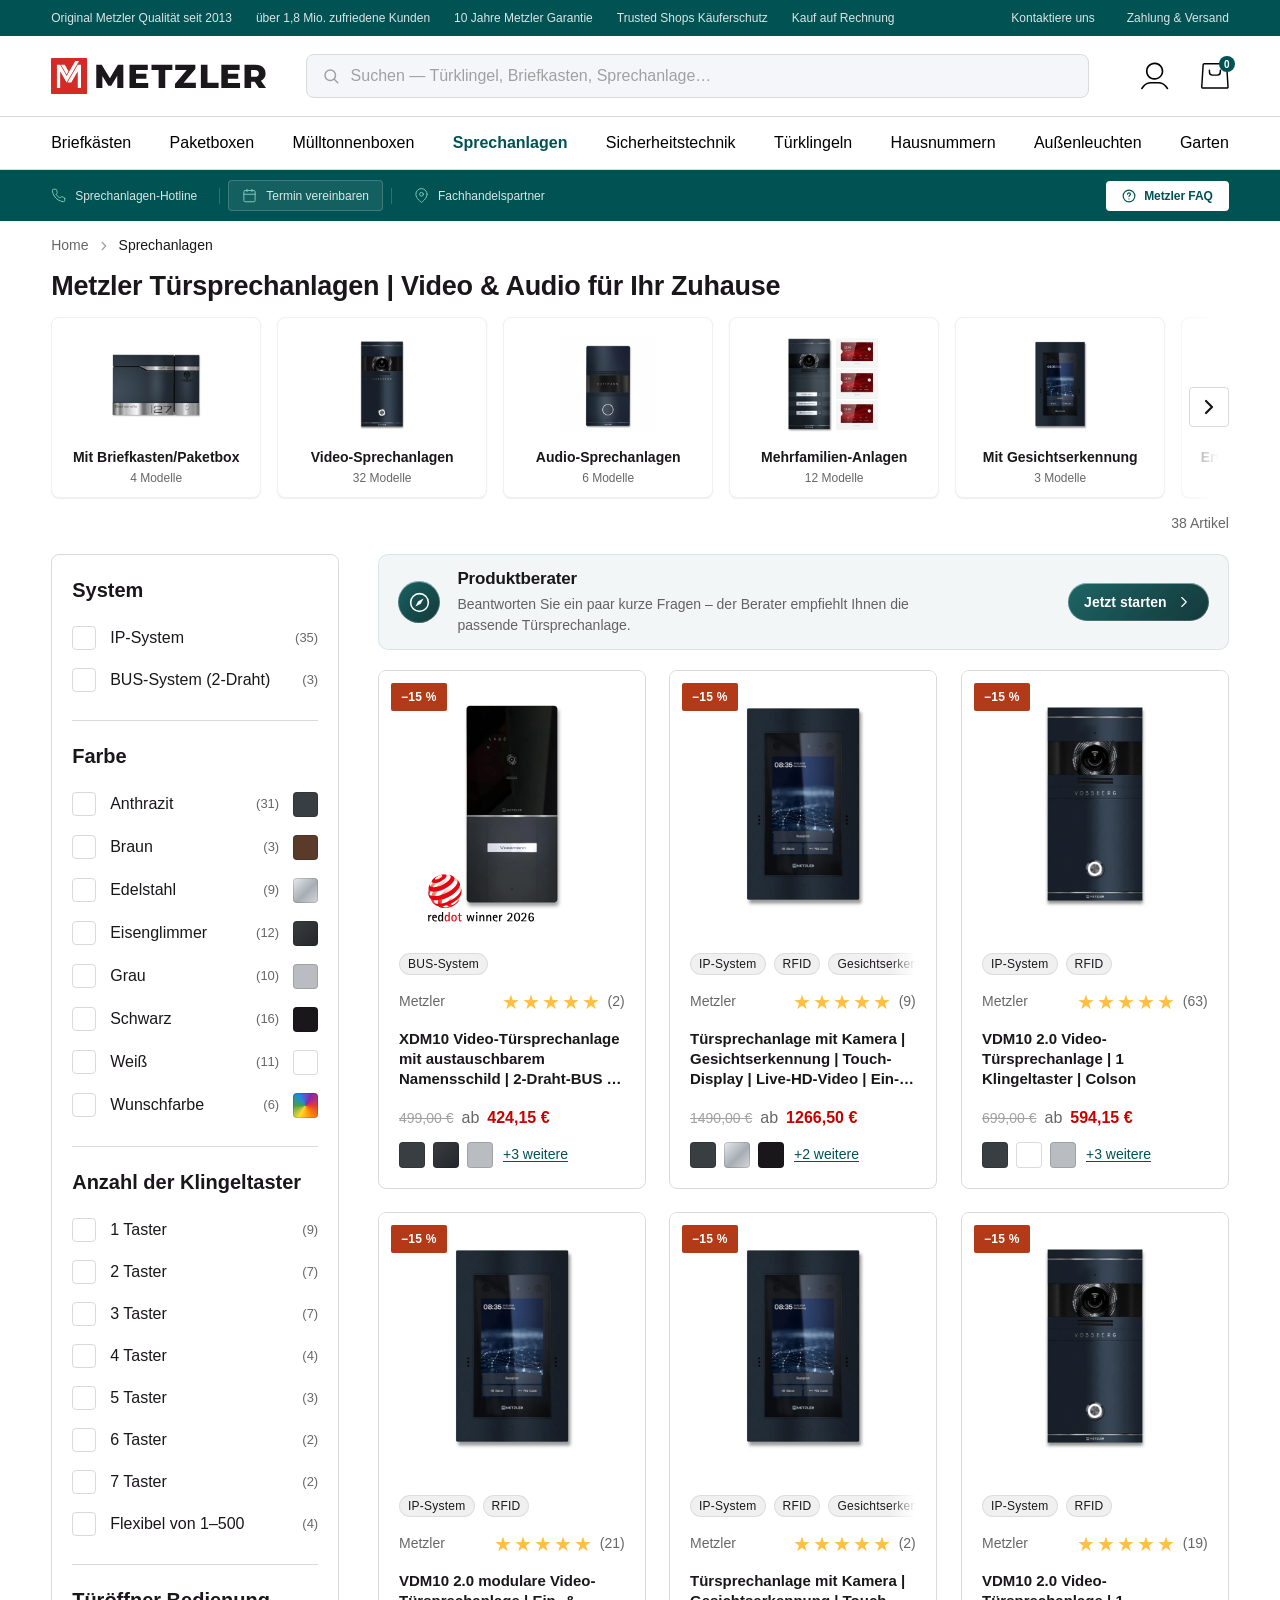
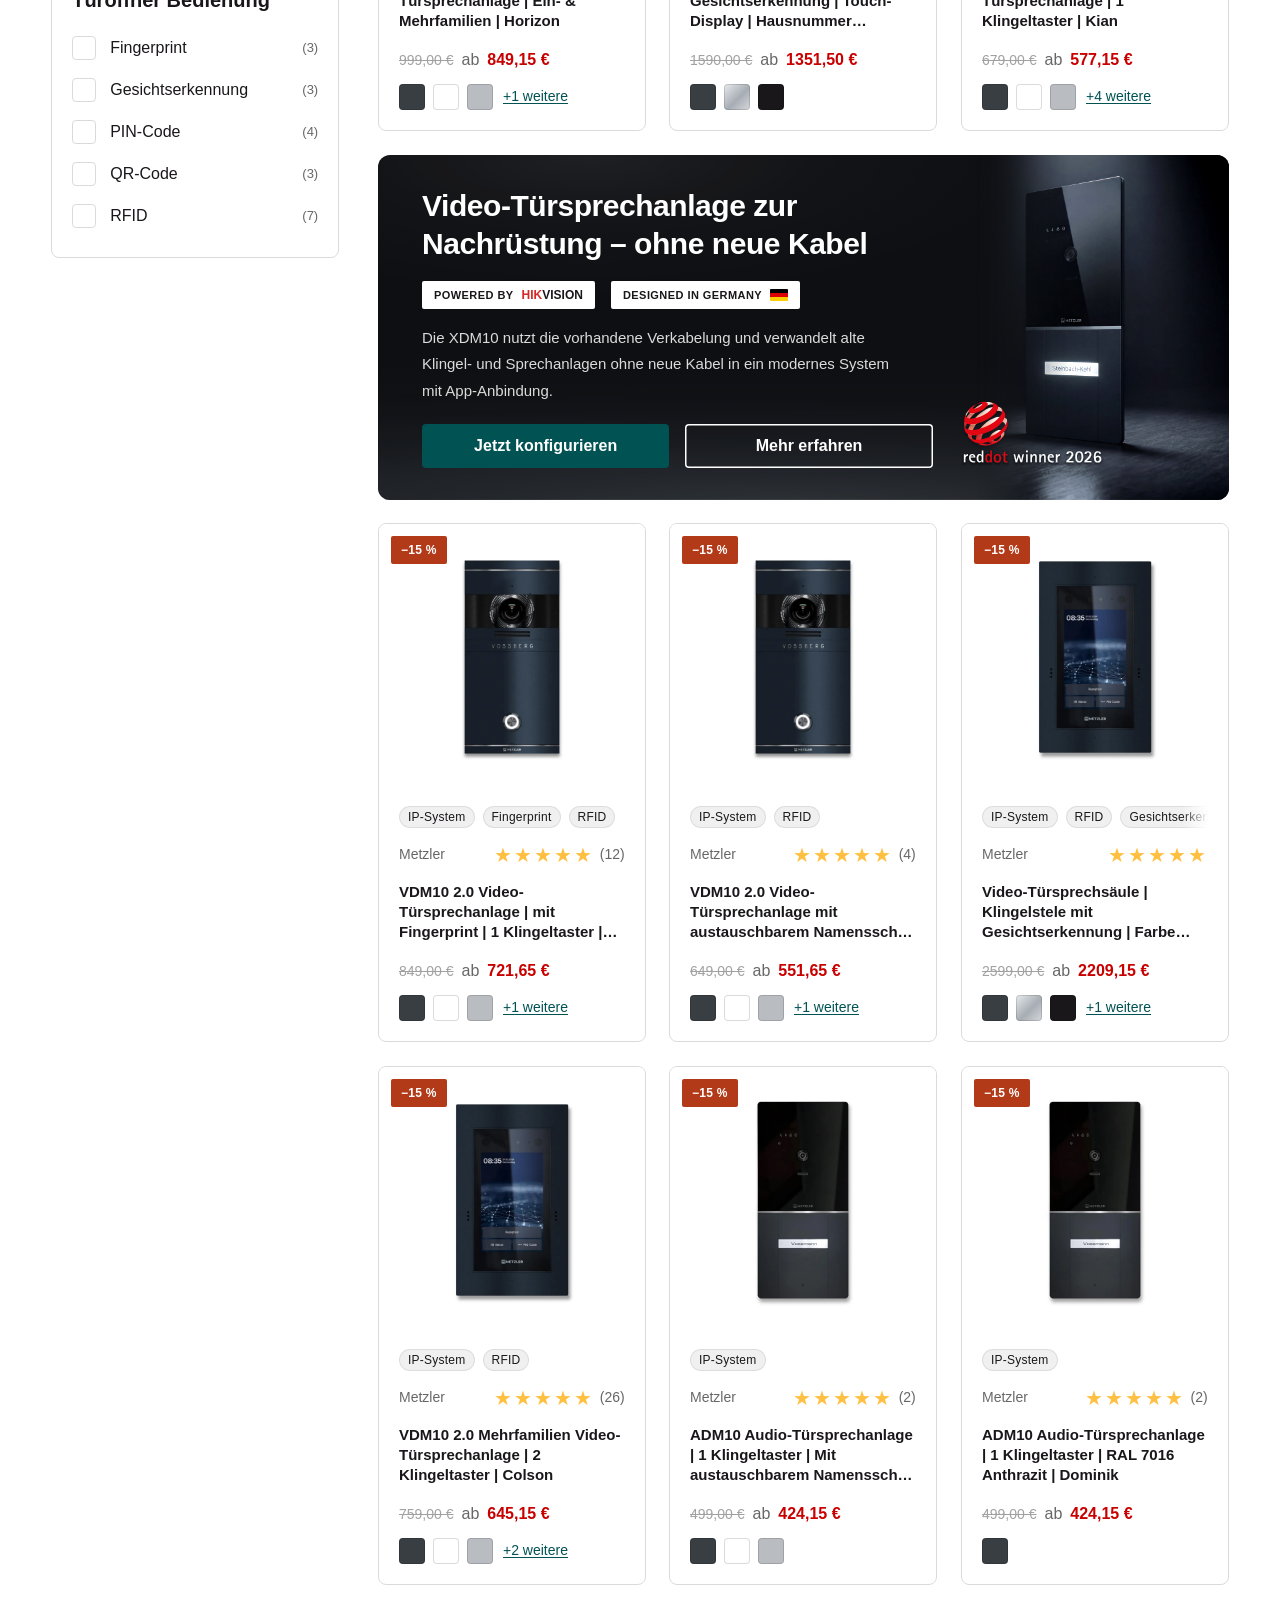
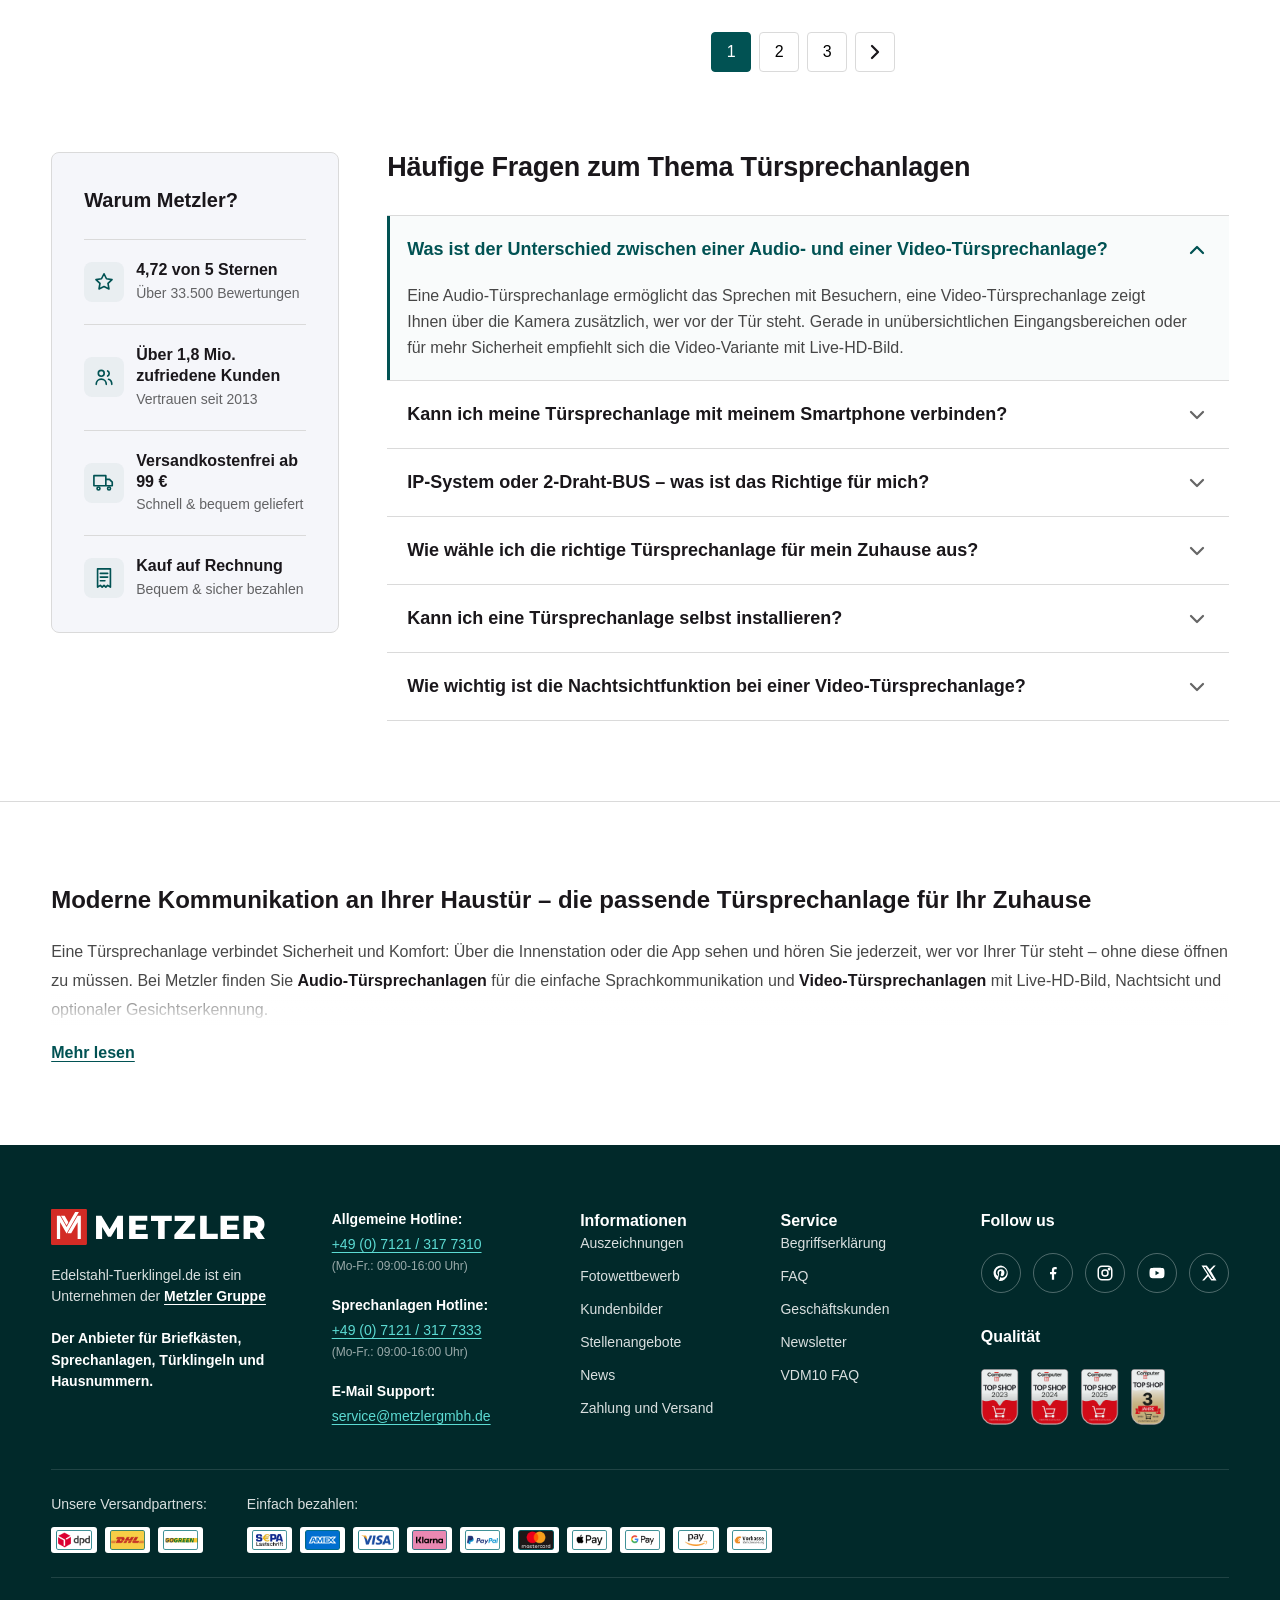
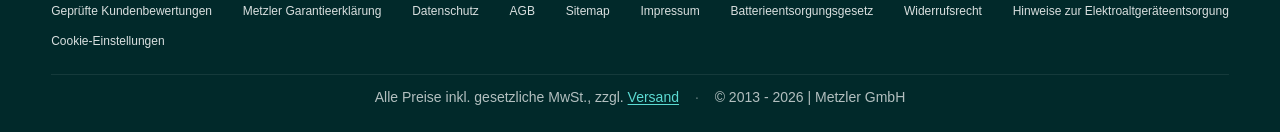
<file: sprechanlage.html>
<!DOCTYPE html>
<html lang="de">
<head>
<style id="pf-ext-css">[data-pf-ext]{pointer-events:none !important;cursor:default !important;}</style>
<meta charset="UTF-8" />
<meta name="viewport" content="width=device-width, initial-scale=1" />
<title>Türsprechanlagen online kaufen | Video & Audio — Metzler</title>
<meta name="description" content="Moderne Türsprechanlagen von Metzler: Video- & Audio-Gegensprechanlagen, IP- und 2-Draht-BUS-Systeme, Ein- und Mehrfamilien, mit Fingerprint, Gesichtserkennung & App-Anbindung." />
<link rel="stylesheet" href="Home/styles-v2.css?v=9" />
<link rel="stylesheet" href="plp.css?v=265" />
  <meta name="robots" content="noindex, nofollow" />
</head>
<body class="plp sprech">

<!-- ===== SVG ICON SPRITE (from home design system) ===== -->
<svg width="0" height="0" style="position:absolute" aria-hidden="true">
  <defs>
    <symbol id="i-search" viewBox="0 0 24 24" fill="none" stroke="currentColor" stroke-width="2" stroke-linecap="round" stroke-linejoin="round"><circle cx="11" cy="11" r="7"/><path d="M21 21l-4.3-4.3"/></symbol>
    <symbol id="i-search-m" viewBox="0 0 19 20" fill="currentColor"><path d="M16.625 8.86618C16.6247 4.81893 13.2882 1.49999 9.125 1.49999C4.96183 1.49999 1.62525 4.81893 1.625 8.86618C1.625 12.9136 4.96168 16.2333 9.125 16.2333V17.7333L8.66211 17.7216C3.90667 17.4843 0.125 13.6101 0.125 8.86618C0.125251 3.96948 4.15459 0 9.125 0C14.0954 0 18.1248 3.96948 18.125 8.86618C18.125 13.7631 14.0956 17.7333 9.125 17.7333V16.2333C13.2883 16.2333 16.625 12.9136 16.625 8.86618Z"/><path d="M18.659 19.6237C18.3683 19.9188 17.8935 19.9222 17.5984 19.6316L13.4441 15.5398L14.4969 14.4704L18.6511 18.5632C18.9462 18.8539 18.9496 19.3287 18.659 19.6237Z"/></symbol>
    <symbol id="i-menu-m" viewBox="0 0 21 17" fill="currentColor"><path d="M0 0.8C0 0.358172 0.358172 0 0.8 0H20.2C20.6418 0 21 0.358172 21 0.8C21 1.24183 20.6418 1.6 20.2 1.6H0.799999C0.358171 1.6 0 1.24183 0 0.8Z"/><path d="M0 8.4C0 7.95817 0.358172 7.6 0.8 7.6H14.2C14.6418 7.6 15 7.95817 15 8.4C15 8.84183 14.6418 9.2 14.2 9.2H0.8C0.358172 9.2 0 8.84183 0 8.4Z"/><path d="M0 16C0 15.5582 0.358172 15.2 0.8 15.2H20.2C20.6418 15.2 21 15.5582 21 16C21 16.4418 20.6418 16.8 20.2 16.8H0.799999C0.358171 16.8 0 16.4418 0 16Z"/></symbol>
    <symbol id="i-chevron-down" viewBox="0 0 24 24" fill="none" stroke="currentColor" stroke-width="2.25" stroke-linecap="round" stroke-linejoin="round"><path d="M6 9l6 6 6-6"/></symbol>
    <symbol id="i-chevron-right" viewBox="0 0 24 24" fill="none" stroke="currentColor" stroke-width="2.25" stroke-linecap="round" stroke-linejoin="round"><path d="M9 6l6 6-6 6"/></symbol>
    <symbol id="i-truck" viewBox="0 0 24 24" fill="none" stroke="currentColor" stroke-width="1.8" stroke-linejoin="round" stroke-linecap="round"><path d="M1 4h13v11H1zM14 8h4l3 3v4h-7z"/><circle cx="6" cy="18" r="1.6"/><circle cx="17.5" cy="18" r="1.6"/></symbol>
    <symbol id="i-receipt" viewBox="0 0 24 24" fill="none" stroke="currentColor" stroke-width="1.8" stroke-linejoin="round" stroke-linecap="round"><path d="M5 2h14v20l-3-2-2 2-2-2-2 2-2-2-3 2z"/><path d="M8 7h8M8 11h8M8 15h5"/></symbol>
    <symbol id="i-star" viewBox="0 0 24 24" fill="none" stroke="currentColor" stroke-width="1.8" stroke-linejoin="round" stroke-linecap="round"><path d="M12 3l2.7 5.46 6.03.88-4.36 4.25 1.03 6.01L12 16.9 6.57 19.6l1.03-6.01L3.24 9.34l6.03-.88z"/></symbol>
    <symbol id="i-users" viewBox="0 0 24 24" fill="none" stroke="currentColor" stroke-width="1.8" stroke-linecap="round" stroke-linejoin="round"><circle cx="9" cy="8" r="3.2"/><path d="M3.5 20c0-3.3 2.5-5.7 5.5-5.7s5.5 2.4 5.5 5.7"/><path d="M16 5.4a3.2 3.2 0 010 5.6"/><path d="M17 14.5c2 .6 3.5 2.6 3.5 5.5"/></symbol>
    <symbol id="i-sliders" viewBox="0 0 24 24" fill="none" stroke="currentColor" stroke-width="2" stroke-linecap="round" stroke-linejoin="round"><path d="M4 6h16M4 12h16M4 18h16"/><circle cx="9" cy="6" r="2" fill="#fff"/><circle cx="15" cy="12" r="2" fill="#fff"/><circle cx="8" cy="18" r="2" fill="#fff"/></symbol>
    <symbol id="i-x" viewBox="0 0 24 24" fill="none" stroke="currentColor" stroke-width="2.2" stroke-linecap="round"><line x1="6" y1="6" x2="18" y2="18"/><line x1="6" y1="18" x2="18" y2="6"/></symbol>
    <symbol id="i-instagram" viewBox="0 0 24 24" fill="none" stroke="currentColor" stroke-width="2" stroke-linecap="round" stroke-linejoin="round"><rect x="3" y="3" width="18" height="18" rx="5"/><circle cx="12" cy="12" r="4"/><circle cx="17.5" cy="6.5" r="1" fill="currentColor"/></symbol>
    <symbol id="i-facebook" viewBox="0 0 24 24" fill="currentColor"><path d="M13.5 21v-7.5h2.5l.5-3h-3V8.5c0-.9.3-1.5 1.5-1.5H17V4.2c-.5-.1-1.5-.2-2.5-.2-2.4 0-4 1.4-4 4v2.5H8v3h2.5V21h3z"/></symbol>
    <symbol id="i-youtube" viewBox="0 0 24 24" fill="currentColor"><path d="M21.6 7.2c-.2-.9-.9-1.6-1.8-1.8C18.2 5 12 5 12 5s-6.2 0-7.8.4c-.9.2-1.6.9-1.8 1.8C2 8.8 2 12 2 12s0 3.2.4 4.8c.2.9.9 1.6 1.8 1.8 1.6.4 7.8.4 7.8.4s6.2 0 7.8-.4c.9-.2 1.6-.9 1.8-1.8.4-1.6.4-4.8.4-4.8s0-3.2-.4-4.8zM10 15V9l5.2 3-5.2 3z"/></symbol>
    <symbol id="i-pinterest" viewBox="0 0 24 24" fill="currentColor"><path d="M12 2a10 10 0 00-3.6 19.3c-.1-.8-.2-2 0-2.9.2-.8 1.2-5 1.2-5s-.3-.6-.3-1.5c0-1.4.8-2.5 1.9-2.5.9 0 1.3.7 1.3 1.5 0 .9-.6 2.2-.9 3.5-.2 1 .5 1.9 1.6 1.9 1.9 0 3.4-2 3.4-5 0-2.6-1.9-4.4-4.5-4.4-3.1 0-4.9 2.3-4.9 4.7 0 .9.4 1.9.8 2.5.1.1.1.2.1.3l-.3 1.2c-.1.2-.2.3-.4.2-1.4-.7-2.3-2.7-2.3-4.4 0-3.6 2.6-6.9 7.5-6.9 3.9 0 7 2.8 7 6.6 0 3.9-2.5 7.1-5.9 7.1-1.2 0-2.3-.6-2.6-1.3l-.7 2.7c-.3 1-1 2.3-1.4 3.1A10 10 0 1012 2z"/></symbol>
    <symbol id="i-x-social" viewBox="0 0 24 24" fill="currentColor"><path d="M18.244 2H21l-6.54 7.47L22 22h-6.86l-4.39-5.74L5.6 22H2.84l7.01-8.01L2 2h7.04l3.97 5.25L18.244 2zm-2.4 18h1.79L7.24 4H5.34l10.5 16z"/></symbol>
  </defs>
</svg>

<!-- ===== TOPBAR ===== -->
<div class="topbar">
  <div class="container topbar__inner">
    <ul class="topbar__claims">
      <li>Original Metzler Qualität seit 2013</li>
      <li>über 1,8 Mio. zufriedene Kunden</li>
      <li><a href="#" data-pf-ext="1" tabindex="-1">10 Jahre Metzler Garantie</a></li>
      <li>Trusted Shops Käuferschutz</li>
      <li>Kauf auf Rechnung</li>
    </ul>
    <div class="topbar__links">
      <a href="#">Kontaktiere uns</a>
      <a href="#">Zahlung &amp; Versand</a>
    </div>
  </div>
</div>

<!-- ===== HEADER ===== -->
<header class="header">
  <div class="container">
    <div class="header__main">
      <div class="header__left-actions">
        <button class="header__burger" id="navBurger" data-nav-toggle aria-label="Menü öffnen" aria-expanded="false" aria-controls="mobileNav"><svg><use href="#i-menu-m"/></svg></button>
        <button class="header__search-icon" id="searchIcon" aria-label="Suchen" type="button"><svg><use href="#i-search-m"/></svg></button>
      </div>
      <a href="https://sabavafa.github.io/homepage/" class="header__logo" aria-label="Metzler Startseite">
        <img src="Home/Logo/Metzler_Logo-rot-schwarz.svg" alt="Metzler" />
      </a>
      <button class="header__kategorien" type="button" data-nav-toggle aria-controls="mobileNav" aria-expanded="false" aria-label="Kategorien">
        <img class="header__kategorien-icon" src="Home/ICONS/menu.svg" alt="" aria-hidden="true" />
        <span class="header__kategorien-label">Kategorien</span>
      </button>
      <div class="header__search">
        <svg><use href="#i-search"/></svg>
        <input type="search" placeholder="Suchen — Türklingel, Briefkasten, Sprechanlage…" />
      </div>
      <div class="header__icons">
        <a class="icon-btn" href="#" aria-label="Mein Konto"><img src="Home/ICONS/profile.svg" alt="" /></a>
        <a class="icon-btn" href="#" aria-label="Warenkorb"><img src="Home/ICONS/cart.svg" alt="" /><span class="badge">0</span></a>
      </div>
    </div>
  </div>
  <nav class="header__nav" aria-label="Hauptnavigation">
    <div class="container">
      <button class="header__nav-all" type="button" data-nav-toggle aria-controls="mobileNav" aria-expanded="false" aria-label="Alle Kategorien">
        <img class="header__nav-all-icon" src="Home/ICONS/menu.svg" alt="" aria-hidden="true" />
        <span class="header__nav-all-label">Alle</span>
      </button>
      <ul>
        <li class="hnav-item" data-mega-item>
          <a href="briefkasten.html"
             id="mm-trigger-briefkasten" data-mega-trigger
             aria-haspopup="true" aria-expanded="false" aria-controls="mm-panel-briefkasten">Briefkästen</a>

          <!-- Drop-panel spans the full nav width; inner .container realigns content to the page grid -->
          <div class="mega-panel" id="mm-panel-briefkasten" data-mega-panel
               role="region" aria-label="Briefkästen – Unterkategorien" aria-hidden="true">
            <!-- Asymmetric 75/25 split: subcategory grid (left) + persistent featured promo (right) -->
            <div class="container mega-layout">

              <!-- LEFT ZONE (~75%): standard subcategories as image tiles -->
              <ul class="mega-grid">
                <li><a class="mega-card" href="#grid">
                  <span class="mega-card__media"><img src="Product%20Image/einfamilien-briefkasten.png" alt="Einfamilien-Briefkasten" loading="lazy"></span>
                  <span class="mega-card__label">Einfamilien-Briefkasten</span></a></li>

                <li><a class="mega-card" href="#grid">
                  <span class="mega-card__media"><img src="Product%20Image/briefkasten-ohne-gravur.webp" alt="Briefkasten ohne Gravur" loading="lazy"></span>
                  <span class="mega-card__label">Briefkasten ohne Gravur</span></a></li>

                <li><a class="mega-card" href="#grid">
                  <span class="mega-card__media"><img src="Product%20Image/standbriefkaesten.webp" alt="Standbriefkästen" loading="lazy"></span>
                  <span class="mega-card__label">Standbriefkästen</span></a></li>

                <li><a class="mega-card" href="#grid">
                  <span class="mega-card__media"><img src="Product%20Image/briefkasten-klingel-sprechanlage.webp" alt="Briefkasten mit Klingel & Sprechanlage" loading="lazy"></span>
                  <span class="mega-card__label">Mit Klingel &amp; Sprechanlage</span></a></li>

                <li><a class="mega-card" href="#grid">
                  <span class="mega-card__media"><img src="Product%20Image/mehrfamilien-briefkaesten.webp" alt="Mehrfamilien Briefkästen" loading="lazy"></span>
                  <span class="mega-card__label">Mehrfamilien Briefkästen</span></a></li>

                <li><a class="mega-card" href="#grid">
                  <span class="mega-card__media"><img src="Product%20Image/unterputz-briefkaesten.webp" alt="Unterputz Briefkästen" loading="lazy"></span>
                  <span class="mega-card__label">Unterputz Briefkästen</span></a></li>

                <li><a class="mega-card" href="#grid">
                  <span class="mega-card__media"><img src="Product%20Image/paketboxen.webp" alt="Paketboxen" loading="lazy"></span>
                  <span class="mega-card__label">Paketboxen</span></a></li>

                <li><a class="mega-card" href="#grid">
                  <span class="mega-card__media"><img src="Product%20Image/briefkastenschilder.webp" alt="Briefkastenschilder" loading="lazy"></span>
                  <span class="mega-card__label">Briefkastenschilder</span></a></li>

                <li><a class="mega-card" href="#grid">
                  <span class="mega-card__media"><img src="Product%20Image/briefkastenstaender.webp" alt="Briefkastenständer" loading="lazy"></span>
                  <span class="mega-card__label">Briefkastenständer</span></a></li>

                <li><a class="mega-card" href="#grid">
                  <span class="mega-card__media"><img src="Product%20Image/ersatzteile-zubehoer.webp" alt="Ersatzteile & Zubehör" loading="lazy"></span>
                  <span class="mega-card__label">Ersatzteile &amp; Zubehör</span></a></li>
              </ul>

              <!-- RIGHT ZONE (~25%): featured Konfigurator poster (matches the Sprechanlage poster) -->
              <aside class="mega-poster" aria-label="Briefkastenanlagen Konfigurator">
                <div class="mega-poster__media">
                  <img class="mega-poster__bg" src="Poster/poster-briefkasten2.png" alt="Briefkastenanlage – 3D Konfigurator" loading="lazy">
                </div>
                <div class="mega-poster__content">
                  <span class="mega-poster__eyebrow">3D Konfigurator</span>
                  <h3 class="mega-poster__title">Briefkastenanlage individuell gestalten</h3>
                  <p class="mega-poster__features">Design · Farbe · Montageart</p>
                  <a class="mega-poster__cta" href="#">Jetzt konfigurieren</a>
                </div>
              </aside>

            </div>
          </div>
        </li>
        <li><a href="#">Paketboxen</a></li>
        <li><a href="#">Mülltonnenboxen</a></li>
        <li class="hnav-item" data-mega-item>
          <a href="#"
             id="mm-trigger-sprechanlagen" class="is-featured" data-mega-trigger
             aria-haspopup="true" aria-expanded="false" aria-controls="mm-panel-sprechanlagen">Sprechanlagen</a>

          <!-- Drop-panel: subcategory grid (left) + XDM10 poster (right) -->
          <div class="mega-panel" id="mm-panel-sprechanlagen" data-mega-panel
               role="region" aria-label="Türsprechanlagen – Unterkategorien" aria-hidden="true">
            <div class="container mega-layout">

              <!-- LEFT ZONE (~75%): subcategories as image tiles -->
              <ul class="mega-grid">
                <li><a class="mega-card" href="#grid">
                  <span class="mega-card__media"><img src="Product%20Image/Sprechanlage/video-station.png" alt="Video-Sprechanlagen" loading="lazy"></span>
                  <span class="mega-card__label">Video-Sprechanlagen</span></a></li>

                <li><a class="mega-card" href="#grid">
                  <span class="mega-card__media"><img src="Product%20Image/Sprechanlage/audio-station.png" alt="Audio-Sprechanlagen" loading="lazy"></span>
                  <span class="mega-card__label">Audio-Sprechanlagen</span></a></li>

                <li><a class="mega-card" href="#grid">
                  <span class="mega-card__media"><img src="Product%20Image/Sprechanlage/mehrfamilien-anlage.png" alt="Mehrfamilien-Anlagen" loading="lazy"></span>
                  <span class="mega-card__label">Mehrfamilien-Anlagen</span></a></li>

                <li><a class="mega-card" href="#grid">
                  <span class="mega-card__media"><img src="Product%20Image/Sprechanlage/touch-display-station.png" alt="Mit Gesichtserkennung" loading="lazy"></span>
                  <span class="mega-card__label">Mit Gesichtserkennung</span></a></li>

                <li><a class="mega-card" href="#grid">
                  <span class="mega-card__media"><img src="Product%20Image/Sprechanlage/briefkasten-paketbox.png" alt="Mit Briefkasten/Paketbox" loading="lazy"></span>
                  <span class="mega-card__label">Mit Briefkasten/Paketbox</span></a></li>

                <li><a class="mega-card" href="#grid">
                  <span class="mega-card__media"><img src="Product%20Image/Sprechanlage/innenstation.png" alt="Innenstationen" loading="lazy"></span>
                  <span class="mega-card__label">Innenstationen</span></a></li>

                <li><a class="mega-card" href="#grid">
                  <span class="mega-card__media"><img src="Product%20Image/Sprechanlage/bus-xdm10.png" alt="2-Draht-BUS (XDM10)" loading="lazy"></span>
                  <span class="mega-card__label">2-Draht-BUS (XDM10)</span></a></li>

                <li><a class="mega-card" href="#grid">
                  <span class="mega-card__media"><img src="Product%20Image/Sprechanlage/zubehoer.png" alt="Erweiterungen & Zubehör" loading="lazy"></span>
                  <span class="mega-card__label">Erweiterungen &amp; Zubehör</span></a></li>
              </ul>

              <!-- RIGHT ZONE (~25%): XDM10 poster (replaces the Konfigurator) -->
              <aside class="mega-poster" aria-label="XDM10 Video-Türsprechanlage">
                <div class="mega-poster__media">
                  <img class="mega-poster__bg" src="Poster/poster-sprechanlage-xdm10.png" alt="XDM10 Video-Türsprechanlage – Red Dot Award Winner 2026" loading="lazy">
                </div>
                <div class="mega-poster__content">
                  <span class="mega-poster__eyebrow">Video-Türsprechanlage</span>
                  <h3 class="mega-poster__title">XDM10 – nachrüsten ohne neue Kabel</h3>
                  <p class="mega-poster__features">2-Draht-BUS · App-Anbindung · HD-Video</p>
                  <a class="mega-poster__cta" href="#">Jetzt konfigurieren</a>
                </div>
              </aside>

            </div>
          </div>
        </li>
        <li><a href="#">Sicherheitstechnik</a></li>
        <li><a href="#">Türklingeln</a></li>
        <li><a href="#">Hausnummern</a></li>
        <li><a href="#">Außenleuchten</a></li>
        <li><a href="#">Garten</a></li>
      </ul>
    </div>
  </nav>
</header>

<!-- ===== CONTACT / QUICK-ACTION BAR (immediately after the nav) ===== -->
<div class="quickbar" id="quickbar">
  <div class="container quickbar-inner">
    <!-- Mobile-only collapsed header -->
    <button class="qa-mobile-toggle" type="button" aria-expanded="false" aria-controls="qaPanel">
      <span>Info &amp; Hilfecenter</span>
      <svg class="chev" viewBox="0 0 24 24" fill="none" stroke="currentColor" stroke-width="2" stroke-linecap="round" stroke-linejoin="round" aria-hidden="true"><path d="M6 9l6 6 6-6"/></svg>
    </button>

    <div class="qa-panel" id="qaPanel">
    <div class="qa-group" id="quickbarItems">
      <a class="qa" href="#" data-pf-ext="1" tabindex="-1">
        <span class="qa-ico"><svg viewBox="0 0 24 24" fill="none" stroke="currentColor" stroke-linecap="round" stroke-linejoin="round"><path d="M22 16.92v3a2 2 0 0 1-2.18 2 19.79 19.79 0 0 1-8.63-3.07 19.5 19.5 0 0 1-6-6A19.79 19.79 0 0 1 2.12 4.18 2 2 0 0 1 4.11 2h3a2 2 0 0 1 2 1.72c.13.96.36 1.9.7 2.81a2 2 0 0 1-.45 2.11L8.09 9.91a16 16 0 0 0 6 6l1.27-1.27a2 2 0 0 1 2.11-.45c.91.34 1.85.57 2.81.7A2 2 0 0 1 22 16.92z"/></svg></span>
        <span class="qa-body">
          <span class="qa-label">Sprechanlagen-Hotline</span>
          <span class="qa-meta"><strong>07121&nbsp;/&nbsp;317&nbsp;7333</strong></span>
        </span>
        <span class="qa-arrow"><svg viewBox="0 0 24 24" fill="none" stroke="currentColor" stroke-linecap="round" stroke-linejoin="round"><path d="M9 6l6 6-6 6"/></svg></span>
      </a>
      <span class="qa-divider"></span>
      <button class="qa termin" type="button" data-open-modal>
        <span class="qa-ico"><svg viewBox="0 0 24 24" fill="none" stroke="currentColor" stroke-linecap="round" stroke-linejoin="round"><rect x="3" y="4" width="18" height="18" rx="2"/><path d="M16 2v4M8 2v4M3 10h18"/></svg></span>
        <span class="qa-body">
          <span class="qa-label">Termin vereinbaren</span>
          <span class="qa-meta">Persönlichen Beratungstermin buchen.</span>
        </span>
        <span class="qa-arrow"><svg viewBox="0 0 24 24" fill="none" stroke="currentColor" stroke-linecap="round" stroke-linejoin="round"><path d="M9 6l6 6-6 6"/></svg></span>
      </button>
      <span class="qa-divider"></span>
      <a class="qa" href="#partner">
        <span class="qa-ico"><svg viewBox="0 0 24 24" fill="none" stroke="currentColor" stroke-linecap="round" stroke-linejoin="round"><path d="M21 10c0 7-9 13-9 13S3 17 3 10a9 9 0 1 1 18 0z"/><circle cx="12" cy="10" r="3"/></svg></span>
        <span class="qa-body">
          <span class="qa-label">Fachhandelspartner</span>
          <span class="qa-meta">Installationspartner in Ihrer Nähe.</span>
        </span>
        <span class="qa-arrow"><svg viewBox="0 0 24 24" fill="none" stroke="currentColor" stroke-linecap="round" stroke-linejoin="round"><path d="M9 6l6 6-6 6"/></svg></span>
      </a>
    </div>

    <a class="qa-cta" href="#beratung">
      <span class="qa-ico"><svg viewBox="0 0 24 24" fill="none" stroke="currentColor" stroke-linecap="round" stroke-linejoin="round"><circle cx="12" cy="12" r="10"/><path d="M9.5 9a2.5 2.5 0 0 1 5 0c0 1.5-2.5 2-2.5 4M12 17h.01"/></svg></span>
      <span class="qa-body">
        <span class="qa-label">Metzler FAQ</span>
        <span class="qa-meta">Antworten auf häufige Fragen.</span>
      </span>
      <span class="qa-arrow"><svg viewBox="0 0 24 24" fill="none" stroke="currentColor" stroke-linecap="round" stroke-linejoin="round"><path d="M9 6l6 6-6 6"/></svg></span>
    </a>
    </div>
  </div>
</div>

<!-- ===== CONTACT MODAL (opened by Info- & Hilfecenter) ===== -->
<div class="overlay" id="contactModal" role="dialog" aria-modal="true" aria-labelledby="mt" aria-hidden="true">
  <div class="modal">
    <button class="m-close" type="button" aria-label="Schließen" data-close-modal>
      <svg width="14" height="14" viewBox="0 0 14 14" fill="none" aria-hidden="true" focusable="false"><path d="M1 1l12 12M13 1L1 13" stroke="currentColor" stroke-width="2" stroke-linecap="round"/></svg>
    </button>

    <aside class="brand">
      <div class="brand-head">
        <h1>Sprechen Sie<br>mit einem <em>Experten</em></h1>
        <p class="lede">Persönliche Beratung, technischer Support und Metzler Partnerbetriebe — wir sind für Sie da.</p>
      </div>
      <div class="brand-foot">
        <span class="label">Hotline</span>
        <a class="phone" href="#" data-pf-ext="1" tabindex="-1">+49 (0) 7121 / 317 7333</a>
        <span class="m-meta">Mo–Fr · 09:00–16:00 Uhr</span>
        <a class="mail" href="#" data-pf-ext="1" tabindex="-1">service@metzlergmbh.de</a>
      </div>
    </aside>

    <section class="actions">
      <p class="m-eyebrow">Kontakt &amp; Service</p>
      <h2 id="mt">Wie können wir Ihnen helfen?</h2>
      <p class="sub">Wählen Sie Ihr Anliegen – wir helfen Ihnen gerne weiter.</p>

      <div class="list">
        <a class="row" href="#docs">
          <span class="ico"><svg viewBox="0 0 24 24" fill="none" stroke="currentColor" stroke-linecap="round" stroke-linejoin="round"><path d="M14 2H6a2 2 0 0 0-2 2v16a2 2 0 0 0 2 2h12a2 2 0 0 0 2-2V8z"/><path d="M14 2v6h6"/></svg></span>
          <span class="body">
            <span class="label">Dokumentation &amp; Downloads</span>
            <span class="m-meta">Anleitungen, häufig gestellte Fragen und Tipps.</span>
          </span>
          <span class="arrow"><svg viewBox="0 0 24 24" fill="none" stroke="currentColor" stroke-linecap="round"><path d="M9 6l6 6-6 6"/></svg></span>
        </a>
        <a class="row" href="#beratung">
          <span class="ico"><svg viewBox="0 0 24 24" fill="none" stroke="currentColor" stroke-linecap="round" stroke-linejoin="round"><path d="M21 15a2 2 0 0 1-2 2H7l-4 4V5a2 2 0 0 1 2-2h14a2 2 0 0 1 2 2v10z"/></svg></span>
          <span class="body">
            <span class="label">Produktberatung &amp; Bestellung</span>
            <span class="m-meta">Beratung vor dem Kauf einer Sprechanlage.</span>
          </span>
          <span class="arrow"><svg viewBox="0 0 24 24" fill="none" stroke="currentColor" stroke-linecap="round"><path d="M9 6l6 6-6 6"/></svg></span>
        </a>
        <a class="row" href="#support">
          <span class="ico"><svg viewBox="0 0 24 24" fill="none" stroke="currentColor" stroke-linecap="round" stroke-linejoin="round"><path d="M14.7 6.3a4 4 0 0 0-5.4 5.4L3 18v3h3l6.3-6.3a4 4 0 0 0 5.4-5.4l-2.5 2.5-2.1-2.1z"/></svg></span>
          <span class="body">
            <span class="label">Technischer Support</span>
            <span class="m-meta">Techniker Termin zur Einrichtung.</span>
          </span>
          <span class="arrow"><svg viewBox="0 0 24 24" fill="none" stroke="currentColor" stroke-linecap="round"><path d="M9 6l6 6-6 6"/></svg></span>
        </a>
        <a class="row" href="#partner">
          <span class="ico"><svg viewBox="0 0 24 24" fill="none" stroke="currentColor" stroke-linecap="round" stroke-linejoin="round"><path d="M21 10c0 7-9 13-9 13S3 17 3 10a9 9 0 1 1 18 0z"/><circle cx="12" cy="10" r="3"/></svg></span>
          <span class="body">
            <span class="label">Metzler Partnerbetriebe</span>
            <span class="m-meta">Installationspartner in Ihrer Nähe.</span>
          </span>
          <span class="arrow"><svg viewBox="0 0 24 24" fill="none" stroke="currentColor" stroke-linecap="round"><path d="M9 6l6 6-6 6"/></svg></span>
        </a>
      </div>
    </section>
  </div>
</div>

<!-- ===== MOBILE SLIDE-IN NAV ===== -->
<div class="mobile-nav" id="mobileNav" aria-hidden="true">
  <div class="mobile-nav__backdrop" data-close></div>
  <aside class="mobile-nav__panel" role="dialog" aria-label="Mobile Navigation">
    <div class="mobile-nav__head">
      <img src="Home/Logo/Metzler_Logo-rot-schwarz.svg" alt="Metzler" />
      <button class="mobile-nav__close" data-close aria-label="Menü schließen">×</button>
    </div>
    <nav>
      <ul>
        <li><a href="briefkasten.html">Briefkästen</a></li>
        <li><a href="#">Paketboxen</a></li>
        <li><a href="#">Mülltonnenboxen</a></li>
        <li><a href="sprechanlage.html">Sprechanlagen</a></li>
        <li><a href="#">Sicherheitstechnik</a></li>
        <li><a href="#">Türklingeln</a></li>
        <li><a href="#">Hausnummern</a></li>
        <li><a href="#">Außenleuchten</a></li>
        <li><a href="#">Garten</a></li>
      </ul>
    </nav>
  </aside>
</div>

<main>

<!-- ===== BREADCRUMB ===== -->
<nav class="crumb" aria-label="Breadcrumb">
  <div class="container">
    <ol>
      <li><a href="https://sabavafa.github.io/homepage/">Home</a></li>
      <li aria-hidden="true"><svg><use href="#i-chevron-right"/></svg></li>
      <li><span aria-current="page">Sprechanlagen</span></li>
    </ol>
  </div>
</nav>

<!-- ===== PAGE TITLE ===== -->
<section class="page-title">
  <div class="container">
    <div class="catalog__head">
      <h1 class="catalog__title">Metzler Türsprechanlagen | Video &amp; Audio für Ihr Zuhause</h1>
    </div>
  </div>
</section>

<!-- ===== SUBCATEGORY RAIL ===== -->
<section class="subnav" aria-label="Sprechanlagen-Typen">
  <div class="container">
    <div class="subnav__viewport">
      <button class="subnav__arrow subnav__arrow--prev" data-sub-scroll="prev" aria-label="Zurück"><svg><use href="#i-chevron-right"/></svg></button>
      <div class="subnav__track" id="subTrack">
        <!-- tiles injected by JS -->
      </div>
      <button class="subnav__arrow subnav__arrow--next" data-sub-scroll="next" aria-label="Weiter"><svg><use href="#i-chevron-right"/></svg></button>
    </div>
  </div>
</section>

<!-- ===== TOOLBAR + GRID ===== -->
<section class="catalog section" id="grid" aria-label="Produkte">
  <div class="container">

    <div class="catalog__bar">
      <button class="catalog__filter-btn" id="openFilters" type="button">
        <svg><use href="#i-sliders"/></svg> Filter
      </button>
      <div class="catalog__chips" id="activeChips" aria-label="Aktive Filter"></div>
      <button class="catalog__clear" id="clearAll" type="button" hidden>Alle entfernen</button>
      <div class="catalog__count" id="resultCount" aria-live="polite">38 Artikel</div>
    </div>

    <div class="catalog__layout">

      <!-- FILTER SIDEBAR -->
      <aside class="filters" id="filters" aria-label="Filter">
        <div class="filters__head">
          <span>Filter</span>
          <button class="filters__close" id="closeFilters" type="button" aria-label="Filter schließen"><svg><use href="#i-x"/></svg></button>
        </div>

        <!-- System -->
        <div class="facet">
          <h3 class="facet__title">System</h3>
          <div class="facet__body" id="facet-system" data-group="system"></div>
        </div>

        <!-- Farbe -->
        <div class="facet">
          <h3 class="facet__title">Farbe</h3>
          <div class="facet__body" id="facet-color" data-group="color"></div>
        </div>

        <!-- Anzahl der Klingeltaster -->
        <div class="facet">
          <h3 class="facet__title">Anzahl der Klingeltaster</h3>
          <div class="facet__body" id="facet-klingel" data-group="klingel"></div>
        </div>

        <!-- Türöffner Bedienung -->
        <div class="facet">
          <h3 class="facet__title">Türöffner Bedienung</h3>
          <div class="facet__body" id="facet-tuer" data-group="tuer"></div>
        </div>

      </aside>

      <!-- PRODUCT GRID -->
      <div class="catalog__main">
        <!-- Kaufberater (embedded; top-aligned with the filters, above the product cards) -->
        <div class="advisor-embed">
          <iframe id="beraterFrame" src="plp-berater.html?cat=sprechanlage&v=14" title="Metzler Kaufberater" scrolling="no" style="width:100%;border:0;display:block;overflow:hidden;height:96px"></iframe>
        </div>
        <script>
        (function(){
          var f=document.getElementById("beraterFrame"); if(!f) return;
          var last=0, poll=0;
          function set(h){ if(h && h!==last){ last=h; f.style.height=h+"px"; } }
          window.addEventListener("message", function(e){
            if(e.source!==f.contentWindow) return;
            var m=e.data; if(m && m.type==="mf-height" && m.h){ set(m.h); if(poll){ clearInterval(poll); poll=0; } }  /* child's resizer is live -> retire the fallback poll */
          });
          /* Fallback only (same-origin): used until the iframe's own postMessage resizer reports in. */
          function fit(){ try{ var d=f.contentDocument; if(!d) return; var a=d.querySelector(".advisor"); var h; if(a){ if(a.classList.contains("is-open")){ h=Math.ceil(a.getBoundingClientRect().bottom+4); } else { var rb=a.querySelector(".advisor__reveal-bar"); h=rb?Math.ceil(rb.getBoundingClientRect().bottom+20):Math.ceil(a.getBoundingClientRect().bottom+4); } } else { h=d.body?d.body.scrollHeight:0; } if(h) set(h); }catch(e){} }
          f.addEventListener("load", fit);
          poll=setInterval(fit, 800);
        })();
        </script>

        <div class="pgrid" id="productGrid" aria-live="polite"></div>

        <!-- Empty state -->
        <div class="pgrid-empty" id="emptyState" hidden>
          <svg viewBox="0 0 24 24" fill="none" stroke="currentColor" stroke-width="1.6" stroke-linecap="round" stroke-linejoin="round"><circle cx="11" cy="11" r="7"/><path d="M21 21l-4.3-4.3"/></svg>
          <h3>Keine Türsprechanlagen gefunden</h3>
          <p>Mit dieser Filter-Kombination gibt es aktuell keine Treffer. Entfernen Sie einen Filter, um mehr Modelle zu sehen.</p>
          <button class="btn btn--secondary" id="emptyReset" type="button">Filter zurücksetzen</button>
        </div>

        <!-- Pagination -->
        <nav class="pagination" id="pagination" aria-label="Seiten"></nav>
      </div>

    </div>
  </div>
</section>
<div class="filters__backdrop" id="filtersBackdrop" hidden></div>

<!-- ===== FAQ ===== -->
<section class="faq section" id="beratung" aria-label="Häufige Fragen">
  <div class="container">
    <div class="faq__inner">
      <aside class="faq__aside">
        <h3>Warum Metzler?</h3>
        <ul class="faq__usps">
          <li class="faq__usp"><span class="faq__usp-ic"><svg><use href="#i-star"/></svg></span><div><strong>4,72 von 5 Sternen</strong><span>Über 33.500 Bewertungen</span></div></li>
          <li class="faq__usp"><span class="faq__usp-ic"><svg><use href="#i-users"/></svg></span><div><strong>Über 1,8 Mio. zufriedene Kunden</strong><span>Vertrauen seit 2013</span></div></li>
          <li class="faq__usp"><span class="faq__usp-ic"><svg><use href="#i-truck"/></svg></span><div><strong>Versandkostenfrei ab 99 €</strong><span>Schnell &amp; bequem geliefert</span></div></li>
          <li class="faq__usp"><span class="faq__usp-ic"><svg><use href="#i-receipt"/></svg></span><div><strong>Kauf auf Rechnung</strong><span>Bequem &amp; sicher bezahlen</span></div></li>
        </ul>
      </aside>
      <div>
        <h2 class="section-title" style="margin-bottom:var(--sp-8)">Häufige Fragen zum Thema Türsprechanlagen</h2>
        <div class="faq__list">
          <details class="faq__item" name="faq" open>
            <summary class="faq__q">Was ist der Unterschied zwischen einer Audio- und einer Video-Türsprechanlage?<span class="faq__q-icon"><svg><use href="#i-chevron-down"/></svg></span></summary>
            <div class="faq__a">Eine Audio-Türsprechanlage ermöglicht das Sprechen mit Besuchern, eine Video-Türsprechanlage zeigt Ihnen über die Kamera zusätzlich, wer vor der Tür steht. Gerade in unübersichtlichen Eingangsbereichen oder für mehr Sicherheit empfiehlt sich die Video-Variante mit Live-HD-Bild.</div>
          </details>
          <details class="faq__item" name="faq">
            <summary class="faq__q">Kann ich meine Türsprechanlage mit meinem Smartphone verbinden?<span class="faq__q-icon"><svg><use href="#i-chevron-down"/></svg></span></summary>
            <div class="faq__a">Ja. Unsere IP-Systeme (VDM10 2.0, SDM10) binden sich per App ein – Sie nehmen Anrufe an, sehen das Kamerabild und öffnen die Tür auch von unterwegs. Eine Innenstation ist optional, aber nicht zwingend erforderlich.</div>
          </details>
          <details class="faq__item" name="faq">
            <summary class="faq__q">IP-System oder 2-Draht-BUS – was ist das Richtige für mich?<span class="faq__q-icon"><svg><use href="#i-chevron-down"/></svg></span></summary>
            <div class="faq__a">Im Neubau oder bei vorhandenem Netzwerk ist ein IP-System die flexibelste Lösung. Im Bestandsgebäude nutzt das 2-Draht-BUS-System (XDM10) die vorhandene Verkabelung – ideal zum Austausch alter Anlagen ohne neue Kabel.</div>
          </details>
          <details class="faq__item" name="faq">
            <summary class="faq__q">Wie wähle ich die richtige Türsprechanlage für mein Zuhause aus?<span class="faq__q-icon"><svg><use href="#i-chevron-down"/></svg></span></summary>
            <div class="faq__a">Entscheidend sind die Anzahl der Parteien (Klingeltaster), Audio oder Video, das vorhandene Kabelsystem und gewünschte Zutrittsfunktionen wie Fingerprint, Gesichtserkennung oder RFID. Unser Kaufberater oben grenzt die passenden Modelle in wenigen Fragen ein.</div>
          </details>
          <details class="faq__item" name="faq">
            <summary class="faq__q">Kann ich eine Türsprechanlage selbst installieren?<span class="faq__q-icon"><svg><use href="#i-chevron-down"/></svg></span></summary>
            <div class="faq__a">Mit handwerklichem Geschick und der mitgelieferten Anleitung ist die Montage gut selbst machbar – besonders beim 2-Draht-BUS-System, das vorhandene Leitungen weiternutzt. Bei IP-Anlagen ist ein Netzwerkanschluss erforderlich; im Zweifel hilft ein Elektrofachbetrieb.</div>
          </details>
          <details class="faq__item" name="faq">
            <summary class="faq__q">Wie wichtig ist die Nachtsichtfunktion bei einer Video-Türsprechanlage?<span class="faq__q-icon"><svg><use href="#i-chevron-down"/></svg></span></summary>
            <div class="faq__a">Sehr wichtig: Besuch kommt auch bei Dunkelheit. Unsere Video-Anlagen verfügen über eine IR-Nachtsicht, sodass Sie Personen am Eingang rund um die Uhr klar erkennen.</div>
          </details>
        </div>
      </div>
    </div>
  </div>
</section>

<!-- ===== SEO CONTENT (bottom of page) ===== -->
<section class="seo section" aria-label="Über Metzler Türsprechanlagen">
  <div class="container">
    <h2 class="seo__title">Moderne Kommunikation an Ihrer Haustür – die passende Türsprechanlage für Ihr Zuhause</h2>
    <div class="seo__text" id="seoText">
      <p>Eine Türsprechanlage verbindet Sicherheit und Komfort: Über die Innenstation oder die App sehen und hören Sie jederzeit, wer vor Ihrer Tür steht – ohne diese öffnen zu müssen. Bei Metzler finden Sie <strong>Audio-Türsprechanlagen</strong> für die einfache Sprachkommunikation und <strong>Video-Türsprechanlagen</strong> mit Live-HD-Bild, Nachtsicht und optionaler Gesichtserkennung.</p>
      <p>Wählen Sie zwischen modernen <strong>IP-Systemen</strong> für Neubau und Netzwerkanbindung und dem <strong>2-Draht-BUS-System (XDM10)</strong>, das vorhandene Klingelleitungen weiternutzt – ideal zum Austausch alter Anlagen ohne neue Kabel. Vom Einfamilienhaus bis zur Mehrfamilien-Anlage mit mehreren Klingeltastern ist für jede Wohnsituation das passende Modell dabei.</p>
      <p>Komfortfunktionen wie <strong>Fingerprint</strong>, <strong>RFID</strong>, <strong>PIN-Code</strong> und App-Steuerung machen den schlüssellosen Zutritt einfach und sicher. Hochwertige Materialien wie Edelstahl und V2A sorgen für ein langlebiges, wetterfestes Design, das harmonisch in Ihren Eingangsbereich passt.</p>
    </div>
    <button class="seo__toggle" id="seoToggle" type="button" aria-expanded="false">Mehr lesen</button>
  </div>
</section>

</main>

<!-- ===== FOOTER (from home design system) ===== -->
<footer class="footer">
  <div class="container">
    <div class="footer__top">
      <div class="footer__brand">
        <img src="Home/Logo/Metzler_Logo-rot-Wei%C3%9F.svg" alt="Metzler" class="footer__brand-logo" />
        <p class="footer__brand-line">Edelstahl-Tuerklingel.de ist ein Unternehmen der <a href="#" class="footer__brand-link">Metzler Gruppe</a></p>
        <p class="footer__brand-strong">Der Anbieter für Briefkästen, Sprechanlagen, Türklingeln und Hausnummern.</p>
      </div>
      <div class="footer__hotline">
        <div class="footer__hotline-item">
          <strong class="footer__hotline-label">Allgemeine Hotline:</strong>
          <a class="footer__hotline-num" href="#" data-pf-ext="1" tabindex="-1">+49 (0) 7121 / 317 7310</a>
          <em>(Mo-Fr.: 09:00-16:00 Uhr)</em>
        </div>
        <div class="footer__hotline-item">
          <strong class="footer__hotline-label">Sprechanlagen Hotline:</strong>
          <a class="footer__hotline-num" href="#" data-pf-ext="1" tabindex="-1">+49 (0) 7121 / 317 7333</a>
          <em>(Mo-Fr.: 09:00-16:00 Uhr)</em>
        </div>
        <div class="footer__hotline-item">
          <strong class="footer__hotline-label">E-Mail Support:</strong>
          <a class="footer__hotline-num" href="#" data-pf-ext="1" tabindex="-1">service@metzlergmbh.de</a>
        </div>
      </div>
      <details class="footer__details" open>
        <summary><h4>Informationen</h4></summary>
        <ul class="footer__links">
          <li><a href="#">Auszeichnungen</a></li>
          <li><a href="#">Fotowettbewerb</a></li>
          <li><a href="#">Kundenbilder</a></li>
          <li><a href="#">Stellenangebote</a></li>
          <li><a href="#">News</a></li>
          <li><a href="#">Zahlung und Versand</a></li>
        </ul>
      </details>
      <details class="footer__details" open>
        <summary><h4>Service</h4></summary>
        <ul class="footer__links">
          <li><a href="#">Begriffserklärung</a></li>
          <li><a href="#">FAQ</a></li>
          <li><a href="#">Geschäftskunden</a></li>
          <li><a href="#">Newsletter</a></li>
          <li><a href="#">VDM10 FAQ</a></li>
        </ul>
      </details>
      <div class="footer__follow">
        <h4>Follow us</h4>
        <div class="footer__social">
          <a href="#" aria-label="Pinterest"><svg><use href="#i-pinterest"/></svg></a>
          <a href="#" aria-label="Facebook"><svg><use href="#i-facebook"/></svg></a>
          <a href="#" aria-label="Instagram"><svg><use href="#i-instagram"/></svg></a>
          <a href="#" aria-label="YouTube"><svg><use href="#i-youtube"/></svg></a>
          <a href="#" aria-label="X"><svg><use href="#i-x-social"/></svg></a>
        </div>
        <h4 class="footer__labels-title">Qualität</h4>
        <div class="footer__labels" aria-label="Top Shop Auszeichnungen">
          <img src="Home/Trust%20badges/Top%20SHOP/Label1.png" alt="Top Shop 2023" />
          <img src="Home/Trust%20badges/Top%20SHOP/Label2.png" alt="Top Shop 2024" />
          <img src="Home/Trust%20badges/Top%20SHOP/Label3.png" alt="Top Shop 2025" />
          <img src="Home/Trust%20badges/Top%20SHOP/Labels4.png" alt="Top Shop 3 Jahre" />
        </div>
      </div>
    </div>

    <div class="footer__partners">
      <div class="footer__partners-block">
        <span class="footer__partners-label">Unsere Versandpartners:</span>
        <div class="footer__partners-logos">
          <img src="Home/Paymentshipping%20logos/DPD.png" alt="DPD" />
          <img src="Home/Paymentshipping%20logos/DHL.png" alt="DHL" />
          <img src="Home/Paymentshipping%20logos/GOGREEN.png" alt="GoGreen" />
        </div>
      </div>
      <div class="footer__partners-block">
        <span class="footer__partners-label">Einfach bezahlen:</span>
        <div class="footer__partners-logos">
          <img src="Home/Paymentshipping%20logos/payment/SEPA.png" alt="SEPA" />
          <img src="Home/Paymentshipping%20logos/payment/AMEX.png" alt="Amex" />
          <img src="Home/Paymentshipping%20logos/payment/VISA.png" alt="Visa" />
          <img src="Home/Paymentshipping%20logos/payment/KLARNA.png" alt="Klarna" />
          <img src="Home/Paymentshipping%20logos/payment/PAYPAL.png" alt="PayPal" />
          <img src="Home/Paymentshipping%20logos/payment/MASTER%20CARD.png" alt="Mastercard" />
          <img src="Home/Paymentshipping%20logos/payment/APPLE%20PAY.png" alt="Apple Pay" />
          <img src="Home/Paymentshipping%20logos/payment/GOOGLE%20PAY.png" alt="Google Pay" />
          <img src="Home/Paymentshipping%20logos/payment/AMAZON.png" alt="Amazon Pay" />
          <img src="Home/Paymentshipping%20logos/payment/VORKASEE.png" alt="Vorkasse" />
        </div>
      </div>
    </div>

    <nav class="footer__legal-links" aria-label="Rechtliches">
      <a href="#">Geprüfte Kundenbewertungen</a>
      <a href="#" data-pf-ext="1" tabindex="-1">Metzler Garantieerklärung</a>
      <a href="#">Datenschutz</a>
      <a href="#">AGB</a>
      <a href="#">Sitemap</a>
      <a href="#">Impressum</a>
      <a href="#">Batterieentsorgungsgesetz</a>
      <a href="#">Widerrufsrecht</a>
      <a href="#">Hinweise zur Elektroaltgeräteentsorgung</a>
      <a href="#">Cookie-Einstellungen</a>
    </nav>

    <div class="footer__copy">
      Alle Preise inkl. gesetzliche MwSt., zzgl. <a href="#">Versand</a>
      <span class="footer__copy-sep">·</span>
      © 2013 - 2026 | Metzler GmbH
    </div>
  </div>
</footer>

<script src="sprechanlage.js?v=96"></script>
<script>
  /* ===== Header behaviour (ported from home design system) ===== */
  (function(){
    var toggles = document.querySelectorAll('[data-nav-toggle]');
    var panel   = document.getElementById('mobileNav');
    if (!toggles.length || !panel) return;
    function setExpanded(v){ toggles.forEach(function(t){ t.setAttribute('aria-expanded', v?'true':'false'); }); }
    function syncTop(){
      var header = document.querySelector('.header');
      var inner = panel.querySelector('.mobile-nav__panel');
      if (header && inner) inner.style.top = Math.max(0, header.getBoundingClientRect().bottom) + 'px';
    }
    function open(){ syncTop(); panel.classList.add('is-open'); panel.setAttribute('aria-hidden','false'); setExpanded(true); document.body.style.overflow='hidden'; }
    function close(){ panel.classList.remove('is-open'); panel.setAttribute('aria-hidden','true'); setExpanded(false); document.body.style.overflow=''; }
    function toggle(){ panel.classList.contains('is-open') ? close() : open(); }
    toggles.forEach(function(t){ t.addEventListener('click', toggle); });
    panel.querySelectorAll('[data-close], a').forEach(function(el){ el.addEventListener('click', close); });
    document.addEventListener('keydown', function(e){ if(e.key==='Escape') close(); });
  })();

  (function(){
    var ticking = false;
    function update(){ document.body.classList.toggle('is-scrolled', window.scrollY > 0); ticking = false; }
    window.addEventListener('scroll', function(){ if(!ticking){ window.requestAnimationFrame(update); ticking = true; } }, { passive:true });
    update();
  })();

  (function(){
    var nav = document.querySelector('.header__nav'); if(!nav) return;
    var ul = nav.querySelector('ul'); if(!ul) return;
    var items = Array.prototype.slice.call(ul.children);
    var tabletMq = window.matchMedia('(min-width: 768px) and (max-width: 1023px)');
    function reset(){ items.forEach(function(li){ li.hidden = false; }); }
    function fit(){
      reset(); if(!tabletMq.matches) return;
      for (var i = items.length - 1; i >= 0; i--){ if (ul.scrollWidth <= ul.clientWidth + 1) break; items[i].hidden = true; }
    }
    if (document.fonts && document.fonts.ready) document.fonts.ready.then(fit); else window.addEventListener('load', fit);
    fit();
    var raf; window.addEventListener('resize', function(){ cancelAnimationFrame(raf); raf = requestAnimationFrame(fit); });
  })();

  /* ===== Rich mega-menu: intent-based hover, click/touch, keyboard, ARIA ===== */
  (function(){
    var DESKTOP     = window.matchMedia('(min-width: 768px)');   /* mega is active on tablet+ (≤767 uses the slide-in nav) */
    var OPEN_DELAY  = 100;   /* ms — ignore incidental pass-through hovers */
    var CLOSE_DELAY = 150;   /* ms — grace period that bridges diagonal cursor paths (anti-tunneling) */

    var items = [].slice.call(document.querySelectorAll('[data-mega-item]'));
    if (!items.length) return;

    var openTimer, closeTimer, current = null;
    var panelOf   = function(i){ return i.querySelector('[data-mega-panel]'); };
    var triggerOf = function(i){ return i.querySelector('[data-mega-trigger]'); };

    /* Single source of truth: class drives the CSS transition, ARIA drives assistive tech */
    function setState(item, isOpen){
      panelOf(item).classList.toggle('is-open', isOpen);
      panelOf(item).setAttribute('aria-hidden', isOpen ? 'false' : 'true');
      triggerOf(item).setAttribute('aria-expanded', isOpen ? 'true' : 'false');
    }
    function open(item){
      if (current === item) return;
      if (current) setState(current, false);     /* instant switch — no reopen delay */
      setState(item, true);
      current = item;
    }
    function close(item){
      setState(item, false);
      if (current === item) current = null;
    }

    items.forEach(function(item){
      var trig = triggerOf(item);

      /* Pointer: delayed open, grace-delayed close */
      item.addEventListener('mouseenter', function(){
        if (!DESKTOP.matches) return;
        clearTimeout(closeTimer);
        if (current && current !== item) { open(item); return; }   /* already browsing → switch now */
        openTimer = setTimeout(function(){ open(item); }, OPEN_DELAY);
      });
      item.addEventListener('mouseleave', function(){
        if (!DESKTOP.matches) return;
        clearTimeout(openTimer);
        closeTimer = setTimeout(function(){ close(item); }, CLOSE_DELAY);
      });

      /* Click / Enter / touch: a real href navigates (cross-page tab); else toggle */
      trig.addEventListener('click', function(e){
        if (!DESKTOP.matches) return;            /* mobile uses the slide-in nav */
        var href = trig.getAttribute('href');
        if (href && href !== '#') return;        /* follow the link to the other page */
        e.preventDefault();
        (current === item) ? close(item) : open(item);
      });

      /* Keyboard: close once focus leaves the item's subtree */
      item.addEventListener('focusout', function(e){
        if (!item.contains(e.relatedTarget)) close(item);
      });
    });

    /* Escape closes the active panel and restores focus to its trigger */
    document.addEventListener('keydown', function(e){
      if (e.key === 'Escape' && current){ var t = triggerOf(current); close(current); if (t) t.focus(); }
    });
    /* Click outside closes */
    document.addEventListener('click', function(e){
      if (current && !current.contains(e.target)) close(current);
    });
    /* Dropping below desktop collapses any open panel */
    DESKTOP.addEventListener('change', function(){ if (!DESKTOP.matches && current) close(current); });
  })();

  (function(){
    var input = document.querySelector('.header__search input'); if(!input) return;
    var mobileMq = window.matchMedia('(max-width: 720px)');
    var tabletMq = window.matchMedia('(min-width: 768px) and (max-width: 1023px)');
    function set(){
      if (mobileMq.matches) input.placeholder = 'Produkte suchen…';
      else if (tabletMq.matches) input.placeholder = 'Suchen — Türklingel, Briefkasten…';
      else input.placeholder = 'Suchen — Türklingel, Briefkasten, Sprechanlage…';
    }
    set(); mobileMq.addEventListener('change', set); tabletMq.addEventListener('change', set);
  })();
</script>

<style id="pf-lockdown-css">
footer a,[class*="topbar"] a,[class*="top-bar"] a,[class*="trustbar"] a,[class*="claims"] a{pointer-events:none !important;cursor:default !important;}
</style>
<script id="pf-lockdown-js">
(function(){function blk(a){if(!a)return false;var h=a.getAttribute('href')||'';if(/^(https?:|tel:|mailto:)/i.test(h))return true;return !!(a.closest&&a.closest('footer,[class*="topbar"],[class*="top-bar"],[class*="trustbar"],[class*="claims"]'));}
['click','auxclick'].forEach(function(ev){document.addEventListener(ev,function(e){var t=e.target;var a=t&&t.closest?t.closest('a'):null;if(a&&blk(a)){e.preventDefault();e.stopPropagation();}},true);});})();
</script>
<script id="pf-ext-js">(function(){var EXT=/^(https?:|tel:|mailto:)/i,OWN=/^https?:\/\/sabavafa\.github\.io/i;function bad(t){if(!t||!t.closest)return null;var el=t.closest('[data-pf-ext],[data-href][role=link]');if(el)return el;var a=t.closest('a');if(a){var h=a.getAttribute('href')||'';if(EXT.test(h)&&!OWN.test(h))return a;}return null;}['click','auxclick','keydown'].forEach(function(ev){document.addEventListener(ev,function(e){var el=bad(e.target);if(!el)return;if(ev!=='keydown'||e.key==='Enter'||e.key===' '){e.preventDefault();e.stopImmediatePropagation();}},true);});})();</script>
</body>
</html>
</file>
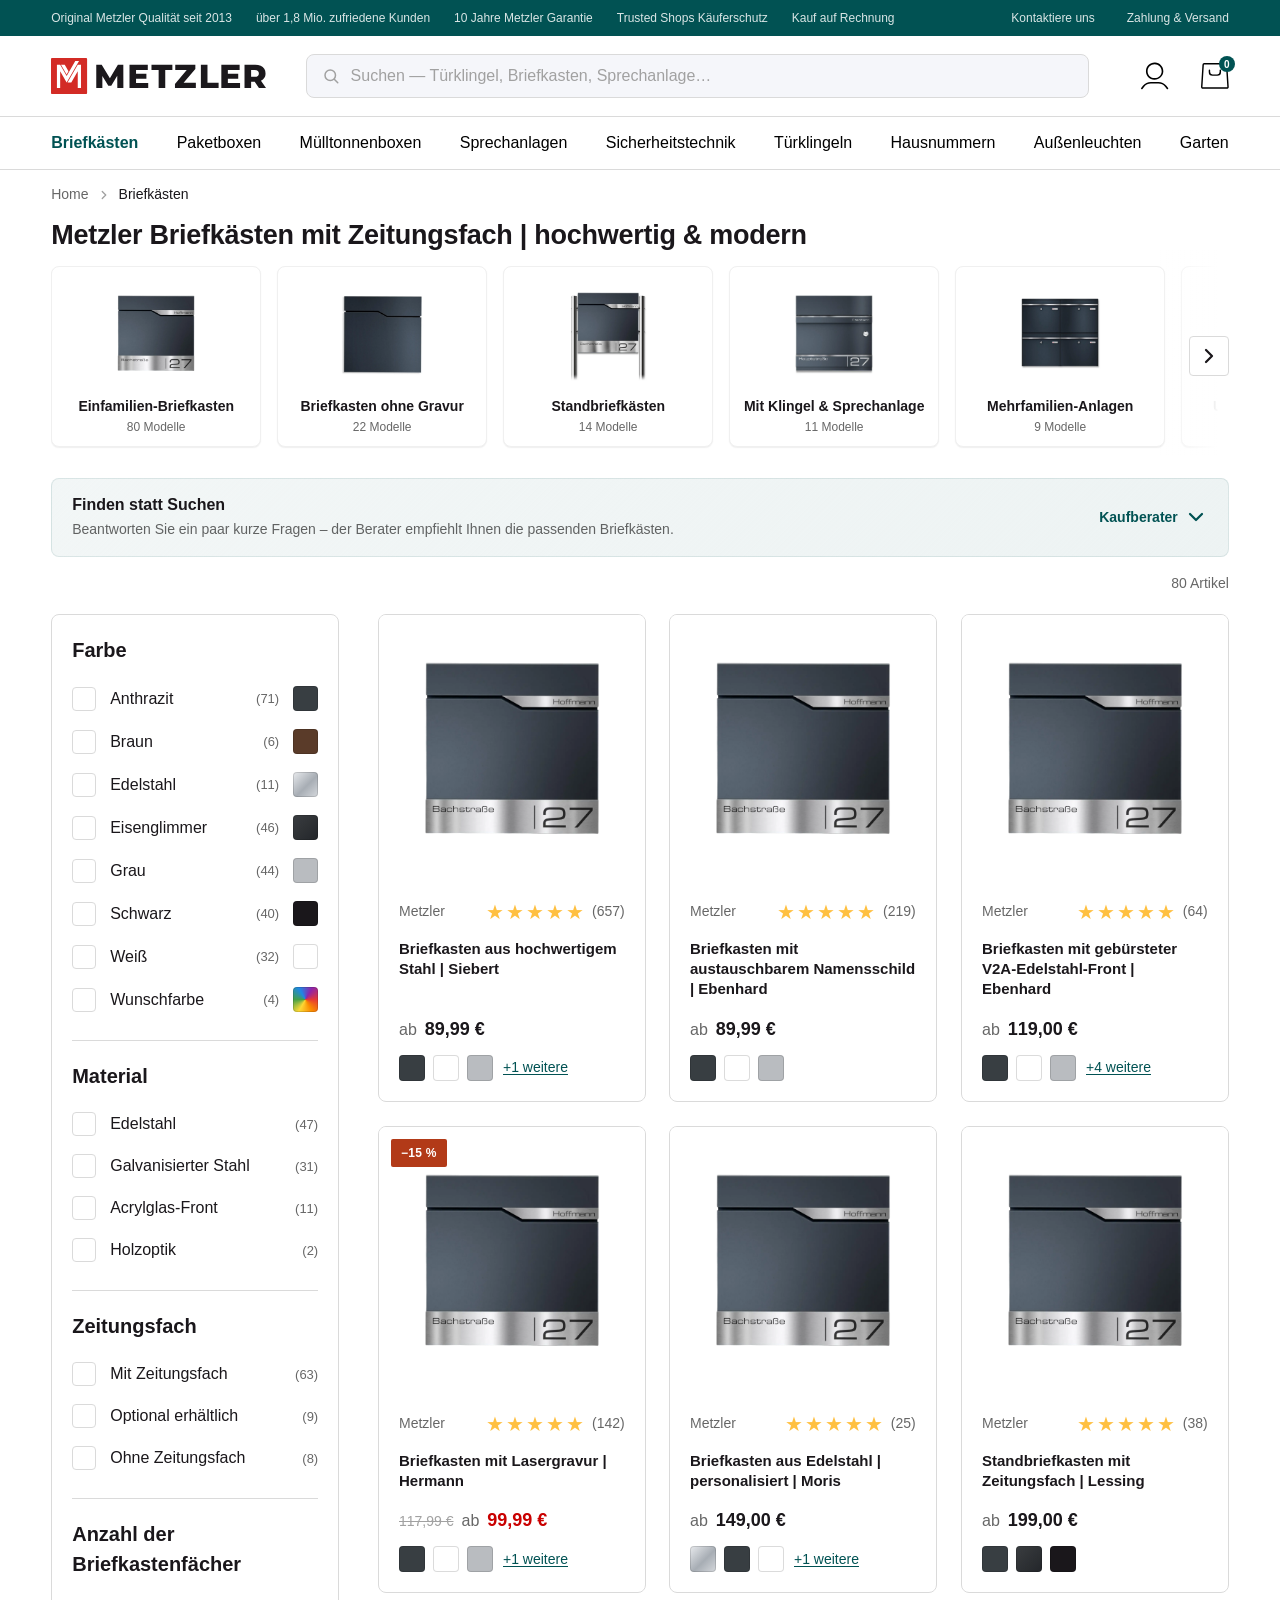
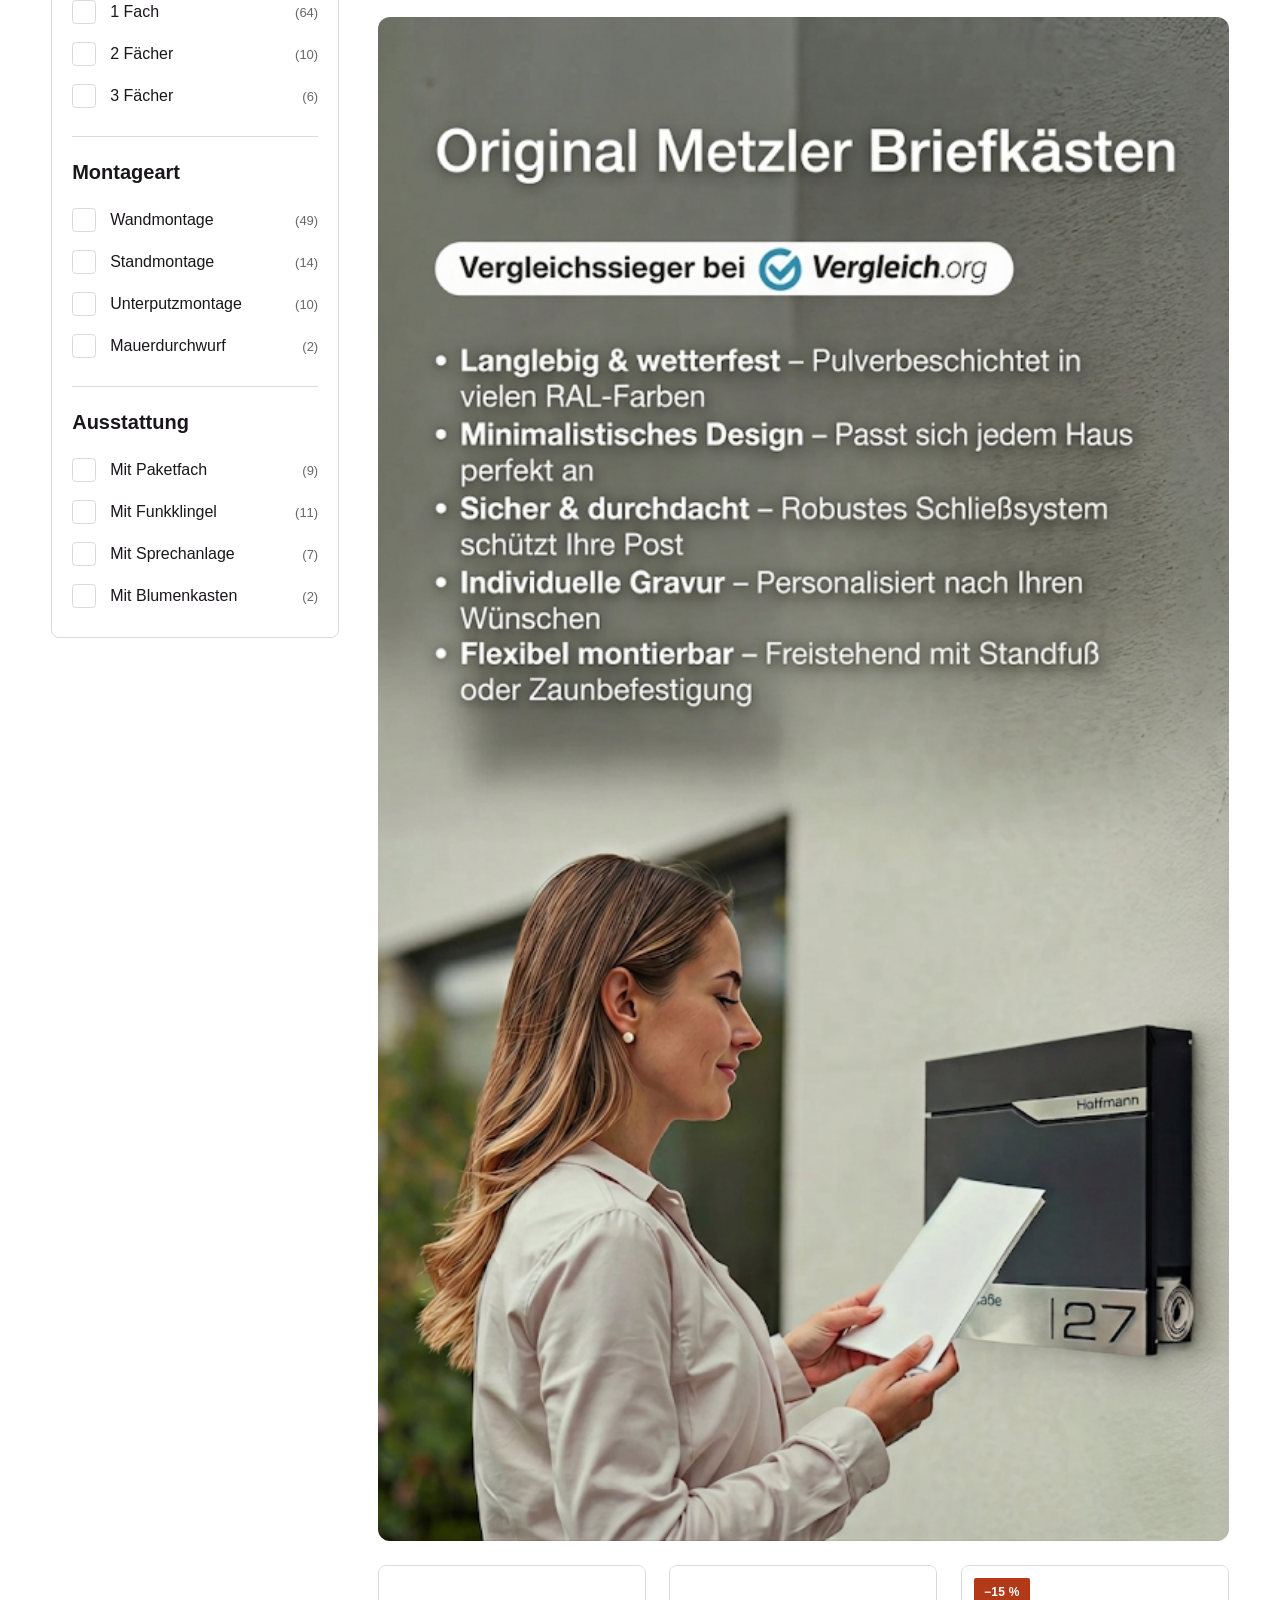
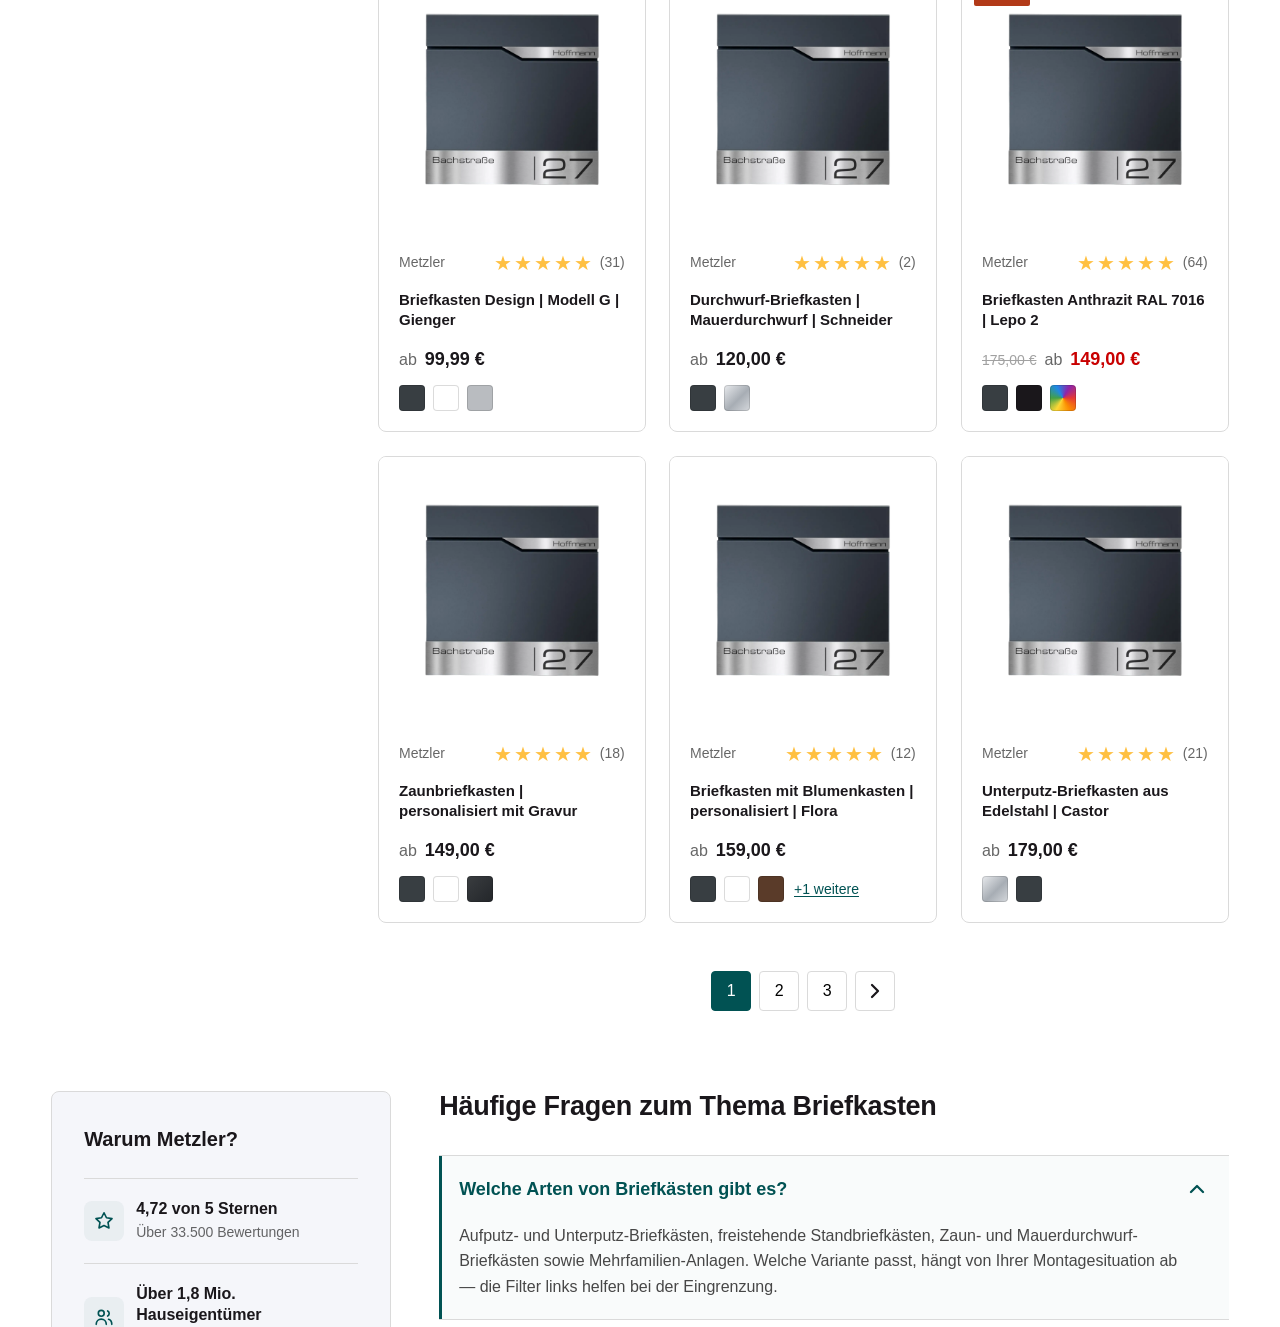
<file: docs/PLP/briefkasten.html>
<!DOCTYPE html>
<html lang="de">
<head>
<style id="pf-ext-css">[data-pf-ext]{pointer-events:none !important;cursor:default !important;}</style>
<meta charset="UTF-8" />
<meta name="viewport" content="width=device-width, initial-scale=1" />
<title>Briefkästen von Metzler | hochwertig & modern</title>
<meta name="description" content="Hochwertige Briefkästen von Metzler – designed in Germany, mit individueller Namensgravur und Zeitungsfach. Über 1,8 Mio. Hauseigentümer vertrauen Metzler." />
<link rel="stylesheet" href="../Home/styles-v2.css?v=9" />
<link rel="stylesheet" href="plp.css?v=261" />
  <meta name="robots" content="noindex, nofollow" />
</head>
<body class="plp">

<!-- ===== SVG ICON SPRITE (from home design system) ===== -->
<svg width="0" height="0" style="position:absolute" aria-hidden="true">
  <defs>
    <symbol id="i-search" viewBox="0 0 24 24" fill="none" stroke="currentColor" stroke-width="2" stroke-linecap="round" stroke-linejoin="round"><circle cx="11" cy="11" r="7"/><path d="M21 21l-4.3-4.3"/></symbol>
    <symbol id="i-search-m" viewBox="0 0 19 20" fill="currentColor"><path d="M16.625 8.86618C16.6247 4.81893 13.2882 1.49999 9.125 1.49999C4.96183 1.49999 1.62525 4.81893 1.625 8.86618C1.625 12.9136 4.96168 16.2333 9.125 16.2333V17.7333L8.66211 17.7216C3.90667 17.4843 0.125 13.6101 0.125 8.86618C0.125251 3.96948 4.15459 0 9.125 0C14.0954 0 18.1248 3.96948 18.125 8.86618C18.125 13.7631 14.0956 17.7333 9.125 17.7333V16.2333C13.2883 16.2333 16.625 12.9136 16.625 8.86618Z"/><path d="M18.659 19.6237C18.3683 19.9188 17.8935 19.9222 17.5984 19.6316L13.4441 15.5398L14.4969 14.4704L18.6511 18.5632C18.9462 18.8539 18.9496 19.3287 18.659 19.6237Z"/></symbol>
    <symbol id="i-menu-m" viewBox="0 0 21 17" fill="currentColor"><path d="M0 0.8C0 0.358172 0.358172 0 0.8 0H20.2C20.6418 0 21 0.358172 21 0.8C21 1.24183 20.6418 1.6 20.2 1.6H0.799999C0.358171 1.6 0 1.24183 0 0.8Z"/><path d="M0 8.4C0 7.95817 0.358172 7.6 0.8 7.6H14.2C14.6418 7.6 15 7.95817 15 8.4C15 8.84183 14.6418 9.2 14.2 9.2H0.8C0.358172 9.2 0 8.84183 0 8.4Z"/><path d="M0 16C0 15.5582 0.358172 15.2 0.8 15.2H20.2C20.6418 15.2 21 15.5582 21 16C21 16.4418 20.6418 16.8 20.2 16.8H0.799999C0.358171 16.8 0 16.4418 0 16Z"/></symbol>
    <symbol id="i-chevron-down" viewBox="0 0 24 24" fill="none" stroke="currentColor" stroke-width="2.25" stroke-linecap="round" stroke-linejoin="round"><path d="M6 9l6 6 6-6"/></symbol>
    <symbol id="i-chevron-right" viewBox="0 0 24 24" fill="none" stroke="currentColor" stroke-width="2.25" stroke-linecap="round" stroke-linejoin="round"><path d="M9 6l6 6-6 6"/></symbol>
    <symbol id="i-truck" viewBox="0 0 24 24" fill="none" stroke="currentColor" stroke-width="1.8" stroke-linejoin="round" stroke-linecap="round"><path d="M1 4h13v11H1zM14 8h4l3 3v4h-7z"/><circle cx="6" cy="18" r="1.6"/><circle cx="17.5" cy="18" r="1.6"/></symbol>
    <symbol id="i-receipt" viewBox="0 0 24 24" fill="none" stroke="currentColor" stroke-width="1.8" stroke-linejoin="round" stroke-linecap="round"><path d="M5 2h14v20l-3-2-2 2-2-2-2 2-2-2-3 2z"/><path d="M8 7h8M8 11h8M8 15h5"/></symbol>
    <symbol id="i-star" viewBox="0 0 24 24" fill="none" stroke="currentColor" stroke-width="1.8" stroke-linejoin="round" stroke-linecap="round"><path d="M12 3l2.7 5.46 6.03.88-4.36 4.25 1.03 6.01L12 16.9 6.57 19.6l1.03-6.01L3.24 9.34l6.03-.88z"/></symbol>
    <symbol id="i-users" viewBox="0 0 24 24" fill="none" stroke="currentColor" stroke-width="1.8" stroke-linecap="round" stroke-linejoin="round"><circle cx="9" cy="8" r="3.2"/><path d="M3.5 20c0-3.3 2.5-5.7 5.5-5.7s5.5 2.4 5.5 5.7"/><path d="M16 5.4a3.2 3.2 0 010 5.6"/><path d="M17 14.5c2 .6 3.5 2.6 3.5 5.5"/></symbol>
    <symbol id="i-sliders" viewBox="0 0 24 24" fill="none" stroke="currentColor" stroke-width="2" stroke-linecap="round" stroke-linejoin="round"><path d="M4 6h16M4 12h16M4 18h16"/><circle cx="9" cy="6" r="2" fill="#fff"/><circle cx="15" cy="12" r="2" fill="#fff"/><circle cx="8" cy="18" r="2" fill="#fff"/></symbol>
    <symbol id="i-x" viewBox="0 0 24 24" fill="none" stroke="currentColor" stroke-width="2.2" stroke-linecap="round"><line x1="6" y1="6" x2="18" y2="18"/><line x1="6" y1="18" x2="18" y2="6"/></symbol>
    <symbol id="i-instagram" viewBox="0 0 24 24" fill="none" stroke="currentColor" stroke-width="2" stroke-linecap="round" stroke-linejoin="round"><rect x="3" y="3" width="18" height="18" rx="5"/><circle cx="12" cy="12" r="4"/><circle cx="17.5" cy="6.5" r="1" fill="currentColor"/></symbol>
    <symbol id="i-facebook" viewBox="0 0 24 24" fill="currentColor"><path d="M13.5 21v-7.5h2.5l.5-3h-3V8.5c0-.9.3-1.5 1.5-1.5H17V4.2c-.5-.1-1.5-.2-2.5-.2-2.4 0-4 1.4-4 4v2.5H8v3h2.5V21h3z"/></symbol>
    <symbol id="i-youtube" viewBox="0 0 24 24" fill="currentColor"><path d="M21.6 7.2c-.2-.9-.9-1.6-1.8-1.8C18.2 5 12 5 12 5s-6.2 0-7.8.4c-.9.2-1.6.9-1.8 1.8C2 8.8 2 12 2 12s0 3.2.4 4.8c.2.9.9 1.6 1.8 1.8 1.6.4 7.8.4 7.8.4s6.2 0 7.8-.4c.9-.2 1.6-.9 1.8-1.8.4-1.6.4-4.8.4-4.8s0-3.2-.4-4.8zM10 15V9l5.2 3-5.2 3z"/></symbol>
    <symbol id="i-pinterest" viewBox="0 0 24 24" fill="currentColor"><path d="M12 2a10 10 0 00-3.6 19.3c-.1-.8-.2-2 0-2.9.2-.8 1.2-5 1.2-5s-.3-.6-.3-1.5c0-1.4.8-2.5 1.9-2.5.9 0 1.3.7 1.3 1.5 0 .9-.6 2.2-.9 3.5-.2 1 .5 1.9 1.6 1.9 1.9 0 3.4-2 3.4-5 0-2.6-1.9-4.4-4.5-4.4-3.1 0-4.9 2.3-4.9 4.7 0 .9.4 1.9.8 2.5.1.1.1.2.1.3l-.3 1.2c-.1.2-.2.3-.4.2-1.4-.7-2.3-2.7-2.3-4.4 0-3.6 2.6-6.9 7.5-6.9 3.9 0 7 2.8 7 6.6 0 3.9-2.5 7.1-5.9 7.1-1.2 0-2.3-.6-2.6-1.3l-.7 2.7c-.3 1-1 2.3-1.4 3.1A10 10 0 1012 2z"/></symbol>
    <symbol id="i-x-social" viewBox="0 0 24 24" fill="currentColor"><path d="M18.244 2H21l-6.54 7.47L22 22h-6.86l-4.39-5.74L5.6 22H2.84l7.01-8.01L2 2h7.04l3.97 5.25L18.244 2zm-2.4 18h1.79L7.24 4H5.34l10.5 16z"/></symbol>
  </defs>
</svg>

<!-- ===== TOPBAR ===== -->
<div class="topbar">
  <div class="container topbar__inner">
    <ul class="topbar__claims">
      <li>Original Metzler Qualität seit 2013</li>
      <li>über 1,8 Mio. zufriedene Kunden</li>
      <li><a href="#" data-pf-ext="1" tabindex="-1">10 Jahre Metzler Garantie</a></li>
      <li>Trusted Shops Käuferschutz</li>
      <li>Kauf auf Rechnung</li>
    </ul>
    <div class="topbar__links">
      <a href="#">Kontaktiere uns</a>
      <a href="#">Zahlung &amp; Versand</a>
    </div>
  </div>
</div>

<!-- ===== HEADER ===== -->
<header class="header">
  <div class="container">
    <div class="header__main">
      <div class="header__left-actions">
        <button class="header__burger" id="navBurger" data-nav-toggle aria-label="Menü öffnen" aria-expanded="false" aria-controls="mobileNav"><svg><use href="#i-menu-m"/></svg></button>
        <button class="header__search-icon" id="searchIcon" aria-label="Suchen" type="button"><svg><use href="#i-search-m"/></svg></button>
      </div>
      <a href="../Home/index.html" class="header__logo" aria-label="Metzler Startseite">
        <img src="../Home/Logo/Metzler_Logo-rot-schwarz.svg" alt="Metzler" />
      </a>
      <button class="header__kategorien" type="button" data-nav-toggle aria-controls="mobileNav" aria-expanded="false" aria-label="Kategorien">
        <img class="header__kategorien-icon" src="../Home/ICONS/menu.svg" alt="" aria-hidden="true" />
        <span class="header__kategorien-label">Kategorien</span>
      </button>
      <div class="header__search">
        <svg><use href="#i-search"/></svg>
        <input type="search" placeholder="Suchen — Türklingel, Briefkasten, Sprechanlage…" />
      </div>
      <div class="header__icons">
        <a class="icon-btn" href="#" aria-label="Mein Konto"><img src="../Home/ICONS/profile.svg" alt="" /></a>
        <a class="icon-btn" href="#" aria-label="Warenkorb"><img src="../Home/ICONS/cart.svg" alt="" /><span class="badge">0</span></a>
      </div>
    </div>
  </div>
  <nav class="header__nav" aria-label="Hauptnavigation">
    <div class="container">
      <button class="header__nav-all" type="button" data-nav-toggle aria-controls="mobileNav" aria-expanded="false" aria-label="Alle Kategorien">
        <img class="header__nav-all-icon" src="../Home/ICONS/menu.svg" alt="" aria-hidden="true" />
        <span class="header__nav-all-label">Alle</span>
      </button>
      <ul>
        <li class="hnav-item" data-mega-item>
          <a href="#" class="is-featured"
             id="mm-trigger-briefkasten" data-mega-trigger
             aria-haspopup="true" aria-expanded="false" aria-controls="mm-panel-briefkasten">Briefkästen</a>

          <!-- Drop-panel spans the full nav width; inner .container realigns content to the page grid -->
          <div class="mega-panel" id="mm-panel-briefkasten" data-mega-panel
               role="region" aria-label="Briefkästen – Unterkategorien" aria-hidden="true">
            <!-- Asymmetric 75/25 split: subcategory grid (left) + persistent featured promo (right) -->
            <div class="container mega-layout">

              <!-- LEFT ZONE (~75%): standard subcategories as image tiles -->
              <ul class="mega-grid">
                <li><a class="mega-card" href="#grid">
                  <span class="mega-card__media"><img src="Product%20Image/einfamilien-briefkasten.png" alt="Einfamilien-Briefkasten" loading="lazy"></span>
                  <span class="mega-card__label">Einfamilien-Briefkasten</span></a></li>

                <li><a class="mega-card" href="#grid">
                  <span class="mega-card__media"><img src="Product%20Image/briefkasten-ohne-gravur.webp" alt="Briefkasten ohne Gravur" loading="lazy"></span>
                  <span class="mega-card__label">Briefkasten ohne Gravur</span></a></li>

                <li><a class="mega-card" href="#grid">
                  <span class="mega-card__media"><img src="Product%20Image/standbriefkaesten.webp" alt="Standbriefkästen" loading="lazy"></span>
                  <span class="mega-card__label">Standbriefkästen</span></a></li>

                <li><a class="mega-card" href="#grid">
                  <span class="mega-card__media"><img src="Product%20Image/briefkasten-klingel-sprechanlage.webp" alt="Briefkasten mit Klingel & Sprechanlage" loading="lazy"></span>
                  <span class="mega-card__label">Mit Klingel &amp; Sprechanlage</span></a></li>

                <li><a class="mega-card" href="#grid">
                  <span class="mega-card__media"><img src="Product%20Image/mehrfamilien-briefkaesten.webp" alt="Mehrfamilien Briefkästen" loading="lazy"></span>
                  <span class="mega-card__label">Mehrfamilien Briefkästen</span></a></li>

                <li><a class="mega-card" href="#grid">
                  <span class="mega-card__media"><img src="Product%20Image/unterputz-briefkaesten.webp" alt="Unterputz Briefkästen" loading="lazy"></span>
                  <span class="mega-card__label">Unterputz Briefkästen</span></a></li>

                <li><a class="mega-card" href="#grid">
                  <span class="mega-card__media"><img src="Product%20Image/paketboxen.webp" alt="Paketboxen" loading="lazy"></span>
                  <span class="mega-card__label">Paketboxen</span></a></li>

                <li><a class="mega-card" href="#grid">
                  <span class="mega-card__media"><img src="Product%20Image/briefkastenschilder.webp" alt="Briefkastenschilder" loading="lazy"></span>
                  <span class="mega-card__label">Briefkastenschilder</span></a></li>

                <li><a class="mega-card" href="#grid">
                  <span class="mega-card__media"><img src="Product%20Image/briefkastenstaender.webp" alt="Briefkastenständer" loading="lazy"></span>
                  <span class="mega-card__label">Briefkastenständer</span></a></li>

                <li><a class="mega-card" href="#grid">
                  <span class="mega-card__media"><img src="Product%20Image/ersatzteile-zubehoer.webp" alt="Ersatzteile & Zubehör" loading="lazy"></span>
                  <span class="mega-card__label">Ersatzteile &amp; Zubehör</span></a></li>
              </ul>

              <!-- RIGHT ZONE (~25%): featured Konfigurator poster (matches the Sprechanlage poster) -->
              <aside class="mega-poster" aria-label="Briefkastenanlagen Konfigurator">
                <div class="mega-poster__media">
                  <img class="mega-poster__bg" src="Poster/poster-briefkasten2.png" alt="Briefkastenanlage – 3D Konfigurator" loading="lazy">
                </div>
                <div class="mega-poster__content">
                  <span class="mega-poster__eyebrow">3D Konfigurator</span>
                  <h3 class="mega-poster__title">Briefkastenanlage individuell gestalten</h3>
                  <p class="mega-poster__features">Design · Farbe · Montageart</p>
                  <a class="mega-poster__cta" href="#">Jetzt konfigurieren</a>
                </div>
              </aside>

            </div>
          </div>
        </li>
        <li><a href="#">Paketboxen</a></li>
        <li><a href="#">Mülltonnenboxen</a></li>
        <li class="hnav-item" data-mega-item>
          <a href="sprechanlage.html"
             id="mm-trigger-sprechanlagen" data-mega-trigger
             aria-haspopup="true" aria-expanded="false" aria-controls="mm-panel-sprechanlagen">Sprechanlagen</a>

          <!-- Drop-panel: subcategory grid (left) + XDM10 poster (right) -->
          <div class="mega-panel" id="mm-panel-sprechanlagen" data-mega-panel
               role="region" aria-label="Türsprechanlagen – Unterkategorien" aria-hidden="true">
            <div class="container mega-layout">

              <ul class="mega-grid">
                <li><a class="mega-card" href="sprechanlage.html">
                  <span class="mega-card__media"><img src="Product%20Image/Sprechanlage/video-station.png" alt="Video-Sprechanlagen" loading="lazy"></span>
                  <span class="mega-card__label">Video-Sprechanlagen</span></a></li>

                <li><a class="mega-card" href="sprechanlage.html">
                  <span class="mega-card__media"><img src="Product%20Image/Sprechanlage/audio-station.png" alt="Audio-Sprechanlagen" loading="lazy"></span>
                  <span class="mega-card__label">Audio-Sprechanlagen</span></a></li>

                <li><a class="mega-card" href="sprechanlage.html">
                  <span class="mega-card__media"><img src="Product%20Image/Sprechanlage/mehrfamilien-anlage.png" alt="Mehrfamilien-Anlagen" loading="lazy"></span>
                  <span class="mega-card__label">Mehrfamilien-Anlagen</span></a></li>

                <li><a class="mega-card" href="sprechanlage.html">
                  <span class="mega-card__media"><img src="Product%20Image/Sprechanlage/touch-display-station.png" alt="Mit Gesichtserkennung" loading="lazy"></span>
                  <span class="mega-card__label">Mit Gesichtserkennung</span></a></li>

                <li><a class="mega-card" href="sprechanlage.html">
                  <span class="mega-card__media"><img src="Product%20Image/Sprechanlage/briefkasten-paketbox.png" alt="Mit Briefkasten/Paketbox" loading="lazy"></span>
                  <span class="mega-card__label">Mit Briefkasten/Paketbox</span></a></li>

                <li><a class="mega-card" href="sprechanlage.html">
                  <span class="mega-card__media"><img src="Product%20Image/Sprechanlage/innenstation.png" alt="Innenstationen" loading="lazy"></span>
                  <span class="mega-card__label">Innenstationen</span></a></li>

                <li><a class="mega-card" href="sprechanlage.html">
                  <span class="mega-card__media"><img src="Product%20Image/Sprechanlage/bus-xdm10.png" alt="2-Draht-BUS (XDM10)" loading="lazy"></span>
                  <span class="mega-card__label">2-Draht-BUS (XDM10)</span></a></li>

                <li><a class="mega-card" href="sprechanlage.html">
                  <span class="mega-card__media"><img src="Product%20Image/Sprechanlage/zubehoer.png" alt="Zubehör" loading="lazy"></span>
                  <span class="mega-card__label">Zubehör</span></a></li>
              </ul>

              <aside class="mega-poster" aria-label="XDM10 Video-Türsprechanlage">
                <div class="mega-poster__media">
                  <img class="mega-poster__bg" src="Poster/poster-sprechanlage-xdm10.png" alt="XDM10 Video-Türsprechanlage – Red Dot Award Winner 2026" loading="lazy">
                </div>
                <div class="mega-poster__content">
                  <span class="mega-poster__eyebrow">Video-Türsprechanlage</span>
                  <h3 class="mega-poster__title">XDM10 – nachrüsten ohne neue Kabel</h3>
                  <p class="mega-poster__features">2-Draht-BUS · App-Anbindung · HD-Video</p>
                  <a class="mega-poster__cta" href="sprechanlage.html">Mehr erfahren</a>
                </div>
              </aside>

            </div>
          </div>
        </li>
        <li><a href="#">Sicherheitstechnik</a></li>
        <li><a href="#">Türklingeln</a></li>
        <li><a href="#">Hausnummern</a></li>
        <li><a href="#">Außenleuchten</a></li>
        <li><a href="#">Garten</a></li>
      </ul>
    </div>
  </nav>
</header>

<!-- ===== MOBILE SLIDE-IN NAV ===== -->
<div class="mobile-nav" id="mobileNav" aria-hidden="true">
  <div class="mobile-nav__backdrop" data-close></div>
  <aside class="mobile-nav__panel" role="dialog" aria-label="Mobile Navigation">
    <div class="mobile-nav__head">
      <img src="../Home/Logo/Metzler_Logo-rot-schwarz.svg" alt="Metzler" />
      <button class="mobile-nav__close" data-close aria-label="Menü schließen">×</button>
    </div>
    <nav>
      <ul>
        <li><a href="briefkasten.html">Briefkästen</a></li>
        <li><a href="#">Paketboxen</a></li>
        <li><a href="#">Mülltonnenboxen</a></li>
        <li><a href="sprechanlage.html">Sprechanlagen</a></li>
        <li><a href="#">Sicherheitstechnik</a></li>
        <li><a href="#">Türklingeln</a></li>
        <li><a href="#">Hausnummern</a></li>
        <li><a href="#">Außenleuchten</a></li>
        <li><a href="#">Garten</a></li>
      </ul>
    </nav>
  </aside>
</div>

<main>

<!-- ===== BREADCRUMB ===== -->
<nav class="crumb" aria-label="Breadcrumb">
  <div class="container">
    <ol>
      <li><a href="../Home/index.html">Home</a></li>
      <li aria-hidden="true"><svg><use href="#i-chevron-right"/></svg></li>
      <li><span aria-current="page">Briefkästen</span></li>
    </ol>
  </div>
</nav>

<!-- ===== PAGE TITLE ===== -->
<section class="page-title">
  <div class="container">
    <div class="catalog__head">
      <h1 class="catalog__title">Metzler Briefkästen mit Zeitungsfach | hochwertig &amp; modern</h1>
    </div>
  </div>
</section>

<!-- ===== SUBCATEGORY RAIL ===== -->
<section class="subnav" aria-label="Briefkasten-Typen">
  <div class="container">
    <div class="subnav__viewport">
      <button class="subnav__arrow subnav__arrow--prev" data-sub-scroll="prev" aria-label="Zurück"><svg><use href="#i-chevron-right"/></svg></button>
      <div class="subnav__track" id="subTrack">
        <!-- tiles injected by JS -->
      </div>
      <button class="subnav__arrow subnav__arrow--next" data-sub-scroll="next" aria-label="Weiter"><svg><use href="#i-chevron-right"/></svg></button>
    </div>
  </div>
</section>

<!-- ===== KI-KAUFBERATER (narrows the catalogue below) ===== -->
<section class="advisor" data-ai aria-label="Kaufberater">
  <div class="container">

    <!-- Collapsed dropdown header (default state) -->
    <button type="button" class="advisor__bar" data-ai-toggle aria-expanded="false" aria-controls="advisorPanel">
      <span class="advisor__bar-txt">
        <span class="advisor__bar-head">
          <span class="advisor__bar-title">Finden statt Suchen</span>
        </span>
        <span class="advisor__bar-sub">Beantworten Sie ein paar kurze Fragen – der Berater empfiehlt Ihnen die passenden Briefkästen.</span>
      </span>
      <span class="advisor__bar-cta">Kaufberater<svg viewBox="0 0 24 24" aria-hidden="true"><use href="#i-chevron-right"/></svg></span>
    </button>

    <div class="advisor__card" id="advisorPanel">
      <button type="button" class="advisor__collapse" data-ai-toggle aria-label="Berater schließen"><svg viewBox="0 0 24 24" aria-hidden="true"><use href="#i-chevron-right"/></svg></button>

      <!-- Guided quiz (steps rendered by JS) -->
      <div class="advisor__quiz" data-ai-quiz></div>

      <!-- Result summary (injected) -->
      <div class="advisor__results" data-ai-results aria-live="polite" hidden></div>

    </div>
  </div>
</section>

<!-- ===== TOOLBAR + GRID ===== -->
<section class="catalog section" id="grid" aria-label="Produkte">
  <div class="container">

    <div class="catalog__bar">
      <button class="catalog__filter-btn" id="openFilters" type="button">
        <svg><use href="#i-sliders"/></svg> Filter
      </button>
      <div class="catalog__chips" id="activeChips" aria-label="Aktive Filter"></div>
      <button class="catalog__clear" id="clearAll" type="button" hidden>Alle entfernen</button>
      <div class="catalog__count" id="resultCount" aria-live="polite">80 Artikel</div>
    </div>

    <div class="catalog__layout">

      <!-- FILTER SIDEBAR -->
      <aside class="filters" id="filters" aria-label="Filter">
        <div class="filters__head">
          <span>Filter</span>
          <button class="filters__close" id="closeFilters" type="button" aria-label="Filter schließen"><svg><use href="#i-x"/></svg></button>
        </div>

        <!-- Farbe -->
        <div class="facet">
          <h3 class="facet__title">Farbe</h3>
          <div class="facet__body" id="facet-color" data-group="color"></div>
        </div>

        <!-- Material -->
        <div class="facet">
          <h3 class="facet__title">Material</h3>
          <div class="facet__body" id="facet-material" data-group="material"></div>
        </div>

        <!-- Zeitungsfach -->
        <div class="facet">
          <h3 class="facet__title">Zeitungsfach</h3>
          <div class="facet__body" id="facet-zeitung" data-group="zeitung"></div>
        </div>

        <!-- Anzahl der Fächer -->
        <div class="facet">
          <h3 class="facet__title">Anzahl der Briefkastenfächer</h3>
          <div class="facet__body" id="facet-faecher" data-group="faecher"></div>
        </div>

        <!-- Montageart -->
        <div class="facet">
          <h3 class="facet__title">Montageart</h3>
          <div class="facet__body" id="facet-montage" data-group="montage"></div>
        </div>

        <!-- Zusatzfunktionen -->
        <div class="facet">
          <h3 class="facet__title">Ausstattung</h3>
          <div class="facet__body" id="facet-zusatz" data-group="zusatz"></div>
        </div>

      </aside>

      <!-- PRODUCT GRID -->
      <div class="catalog__main">
        <div class="pgrid" id="productGrid" aria-live="polite"></div>

        <!-- Empty state -->
        <div class="pgrid-empty" id="emptyState" hidden>
          <svg viewBox="0 0 24 24" fill="none" stroke="currentColor" stroke-width="1.6" stroke-linecap="round" stroke-linejoin="round"><circle cx="11" cy="11" r="7"/><path d="M21 21l-4.3-4.3"/></svg>
          <h3>Keine Briefkästen gefunden</h3>
          <p>Mit dieser Filter-Kombination gibt es aktuell keine Treffer. Entfernen Sie einen Filter, um mehr Modelle zu sehen.</p>
          <button class="btn btn--secondary" id="emptyReset" type="button">Filter zurücksetzen</button>
        </div>

        <!-- Pagination -->
        <nav class="pagination" id="pagination" aria-label="Seiten"></nav>
      </div>

    </div>
  </div>
</section>
<div class="filters__backdrop" id="filtersBackdrop" hidden></div>

<!-- ===== FAQ ===== -->
<section class="faq section" id="beratung" aria-label="Häufige Fragen">
  <div class="container">
    <div class="faq__inner">
      <aside class="faq__aside">
        <h3>Warum Metzler?</h3>
        <ul class="faq__usps">
          <li class="faq__usp"><span class="faq__usp-ic"><svg><use href="#i-star"/></svg></span><div><strong>4,72 von 5 Sternen</strong><span>Über 33.500 Bewertungen</span></div></li>
          <li class="faq__usp"><span class="faq__usp-ic"><svg><use href="#i-users"/></svg></span><div><strong>Über 1,8 Mio. Hauseigentümer</strong><span>Vertrauen seit 2013</span></div></li>
          <li class="faq__usp"><span class="faq__usp-ic"><svg><use href="#i-truck"/></svg></span><div><strong>Versandkostenfrei ab 99 €</strong><span>Schnell &amp; bequem geliefert</span></div></li>
          <li class="faq__usp"><span class="faq__usp-ic"><svg><use href="#i-receipt"/></svg></span><div><strong>Kauf auf Rechnung</strong><span>Bequem &amp; sicher bezahlen</span></div></li>
        </ul>
      </aside>
      <div>
        <h2 class="section-title" style="margin-bottom:var(--sp-8)">Häufige Fragen zum Thema Briefkasten</h2>
        <div class="faq__list">
          <details class="faq__item" name="faq" open>
            <summary class="faq__q">Welche Arten von Briefkästen gibt es?<span class="faq__q-icon"><svg><use href="#i-chevron-down"/></svg></span></summary>
            <div class="faq__a">Aufputz- und Unterputz-Briefkästen, freistehende Standbriefkästen, Zaun- und Mauerdurchwurf-Briefkästen sowie Mehrfamilien-Anlagen. Welche Variante passt, hängt von Ihrer Montagesituation ab — die Filter links helfen bei der Eingrenzung.</div>
          </details>
          <details class="faq__item" name="faq">
            <summary class="faq__q">Was ist der Unterschied zwischen V2A und V4A Edelstahl?<span class="faq__q-icon"><svg><use href="#i-chevron-down"/></svg></span></summary>
            <div class="faq__a">V2A (1.4301) ist der robuste Standard für die meisten Wohnlagen. V4A (1.4404) ist zusätzlich salzwasserbeständig und für Küstennähe oder stark beanspruchte Umgebungen empfohlen. Beide sind gebürstet und selbstpassivierend.</div>
          </details>
          <details class="faq__item" name="faq">
            <summary class="faq__q">Kann mein Briefkasten Rost ansetzen?<span class="faq__q-icon"><svg><use href="#i-chevron-down"/></svg></span></summary>
            <div class="faq__a">Massiver Edelstahl rostet nicht — die Oberfläche passiviert sich selbst. Flugrost durch fremde Eisenpartikel lässt sich mit einem Edelstahlreiniger einfach entfernen. Eine Nachbehandlung ist nicht nötig.</div>
          </details>
          <details class="faq__item" name="faq">
            <summary class="faq__q">Wie lange dauert eine individuelle Lasergravur?<span class="faq__q-icon"><svg><use href="#i-chevron-down"/></svg></span></summary>
            <div class="faq__a">Standardgravuren fertigen wir innerhalb von 5–7 Werktagen. Sie erhalten vorab ein digitales Korrekturmuster zur Freigabe, damit Schrift und Platzierung exakt Ihren Wünschen entsprechen.</div>
          </details>
          <details class="faq__item" name="faq">
            <summary class="faq__q">Welche Montageoptionen gibt es?<span class="faq__q-icon"><svg><use href="#i-chevron-down"/></svg></span></summary>
            <div class="faq__a">Aufputz (an der Wand), Unterputz (wandbündig eingelassen), freistehend mit Standfuß, an Zaun oder Tor sowie als Mauerdurchwurf. Jedes Produkt nennt die passende Montageart und liefert das Befestigungsmaterial mit.</div>
          </details>
        </div>
      </div>
    </div>
  </div>
</section>

<!-- ===== SEO CONTENT (bottom of page) ===== -->
<section class="seo section" aria-label="Über Metzler Briefkästen">
  <div class="container">
    <h2 class="seo__title">Metzler Briefkästen in modernem Design mit individueller Lasergravur</h2>
    <div class="seo__text" id="seoText">
      <p>Entdecken Sie das umfangreiche Sortiment an hochwertigen, pulverbeschichteten Briefkästen aus massivem Stahl. Bei Metzler bieten wir Ihnen Briefkästen in einer breiten Auswahl von RAL-Farben an, darunter besonders beliebte Varianten wie <strong>Anthrazitgrau RAL7016</strong>, <strong>Verkehrsweiß RAL9016</strong>, <strong>Graualuminium RAL9007</strong>, <strong>Eisenglimmer DB703</strong> und <strong>Tiefschwarz RAL9005</strong>. Für Liebhaber von Edelstahl führen wir zudem eine exklusive Auswahl an gebürsteten V2A- und salzwasserbeständigen V4A-Modellen.</p>
      <p>Jeder Briefkasten lässt sich mit einer individuellen Lasergravur personalisieren – vom Familiennamen über die Hausnummer bis zum Wunschmotiv. Die Gravur wird sauber und dauerhaft in das Material eingebracht und verblasst auch nach Jahren im Außenbereich nicht.</p>
      <p>Dank wetterfester Verarbeitung, UV-beständiger Beschichtung und einem durchdachten Schließsystem sind unsere Briefkästen langlebig, sicher und ein echter Blickfang an jeder Hauswand. Ob Aufputz, Unterputz, freistehend als Standbriefkasten oder als Mehrfamilien-Anlage – bei Metzler finden Sie für jede Montagesituation das passende Modell. Mit <a href="#" data-pf-ext="1" tabindex="-1">10 Jahren Metzler Garantie</a> auf viele Modelle kaufen Sie ein Produkt, das ein Hausleben lang hält.</p>
    </div>
    <button class="seo__toggle" id="seoToggle" type="button" aria-expanded="false">Mehr lesen</button>
  </div>
</section>

</main>

<!-- ===== FOOTER (from home design system) ===== -->
<footer class="footer">
  <div class="container">
    <div class="footer__top">
      <div class="footer__brand">
        <img src="../Home/Logo/Metzler_Logo-rot-Wei%C3%9F.svg" alt="Metzler" class="footer__brand-logo" />
        <p class="footer__brand-line">Edelstahl-Tuerklingel.de ist ein Unternehmen der <a href="#" class="footer__brand-link">Metzler Gruppe</a></p>
        <p class="footer__brand-strong">Der Anbieter für Briefkästen, Sprechanlagen, Türklingeln und Hausnummern.</p>
      </div>
      <div class="footer__hotline">
        <div class="footer__hotline-item">
          <strong class="footer__hotline-label">Allgemeine Hotline:</strong>
          <a class="footer__hotline-num" href="#" data-pf-ext="1" tabindex="-1">+49 (0) 7121 / 317 7310</a>
          <em>(Mo-Fr.: 09:00-16:00 Uhr)</em>
        </div>
        <div class="footer__hotline-item">
          <strong class="footer__hotline-label">Sprechanlagen Hotline:</strong>
          <a class="footer__hotline-num" href="#" data-pf-ext="1" tabindex="-1">+49 (0) 7121 / 317 7333</a>
          <em>(Mo-Fr.: 09:00-16:00 Uhr)</em>
        </div>
        <div class="footer__hotline-item">
          <strong class="footer__hotline-label">E-Mail Support:</strong>
          <a class="footer__hotline-num" href="#" data-pf-ext="1" tabindex="-1">service@metzlergmbh.de</a>
        </div>
      </div>
      <details class="footer__details" open>
        <summary><h4>Informationen</h4></summary>
        <ul class="footer__links">
          <li><a href="#">Auszeichnungen</a></li>
          <li><a href="#">Fotowettbewerb</a></li>
          <li><a href="#">Kundenbilder</a></li>
          <li><a href="#">Stellenangebote</a></li>
          <li><a href="#">News</a></li>
          <li><a href="#">Zahlung und Versand</a></li>
        </ul>
      </details>
      <details class="footer__details" open>
        <summary><h4>Service</h4></summary>
        <ul class="footer__links">
          <li><a href="#">Begriffserklärung</a></li>
          <li><a href="#">FAQ</a></li>
          <li><a href="#">Geschäftskunden</a></li>
          <li><a href="#">Newsletter</a></li>
          <li><a href="#">VDM10 FAQ</a></li>
        </ul>
      </details>
      <div class="footer__follow">
        <h4>Follow us</h4>
        <div class="footer__social">
          <a href="#" aria-label="Pinterest"><svg><use href="#i-pinterest"/></svg></a>
          <a href="#" aria-label="Facebook"><svg><use href="#i-facebook"/></svg></a>
          <a href="#" aria-label="Instagram"><svg><use href="#i-instagram"/></svg></a>
          <a href="#" aria-label="YouTube"><svg><use href="#i-youtube"/></svg></a>
          <a href="#" aria-label="X"><svg><use href="#i-x-social"/></svg></a>
        </div>
        <h4 class="footer__labels-title">Qualität</h4>
        <div class="footer__labels" aria-label="Top Shop Auszeichnungen">
          <img src="../Home/Trust%20badges/Top%20SHOP/Label1.png" alt="Top Shop 2023" />
          <img src="../Home/Trust%20badges/Top%20SHOP/Label2.png" alt="Top Shop 2024" />
          <img src="../Home/Trust%20badges/Top%20SHOP/Label3.png" alt="Top Shop 2025" />
          <img src="../Home/Trust%20badges/Top%20SHOP/Labels4.png" alt="Top Shop 3 Jahre" />
        </div>
      </div>
    </div>

    <div class="footer__partners">
      <div class="footer__partners-block">
        <span class="footer__partners-label">Unsere Versandpartners:</span>
        <div class="footer__partners-logos">
          <img src="../Home/Paymentshipping%20logos/DPD.png" alt="DPD" />
          <img src="../Home/Paymentshipping%20logos/DHL.png" alt="DHL" />
          <img src="../Home/Paymentshipping%20logos/GOGREEN.png" alt="GoGreen" />
        </div>
      </div>
      <div class="footer__partners-block">
        <span class="footer__partners-label">Einfach bezahlen:</span>
        <div class="footer__partners-logos">
          <img src="../Home/Paymentshipping%20logos/payment/SEPA.png" alt="SEPA" />
          <img src="../Home/Paymentshipping%20logos/payment/AMEX.png" alt="Amex" />
          <img src="../Home/Paymentshipping%20logos/payment/VISA.png" alt="Visa" />
          <img src="../Home/Paymentshipping%20logos/payment/KLARNA.png" alt="Klarna" />
          <img src="../Home/Paymentshipping%20logos/payment/PAYPAL.png" alt="PayPal" />
          <img src="../Home/Paymentshipping%20logos/payment/MASTER%20CARD.png" alt="Mastercard" />
          <img src="../Home/Paymentshipping%20logos/payment/APPLE%20PAY.png" alt="Apple Pay" />
          <img src="../Home/Paymentshipping%20logos/payment/GOOGLE%20PAY.png" alt="Google Pay" />
          <img src="../Home/Paymentshipping%20logos/payment/AMAZON.png" alt="Amazon Pay" />
          <img src="../Home/Paymentshipping%20logos/payment/VORKASEE.png" alt="Vorkasse" />
        </div>
      </div>
    </div>

    <nav class="footer__legal-links" aria-label="Rechtliches">
      <a href="#">Geprüfte Kundenbewertungen</a>
      <a href="#" data-pf-ext="1" tabindex="-1">Metzler Garantieerklärung</a>
      <a href="#">Datenschutz</a>
      <a href="#">AGB</a>
      <a href="#">Sitemap</a>
      <a href="#">Impressum</a>
      <a href="#">Batterieentsorgungsgesetz</a>
      <a href="#">Widerrufsrecht</a>
      <a href="#">Hinweise zur Elektroaltgeräteentsorgung</a>
      <a href="#">Cookie-Einstellungen</a>
    </nav>

    <div class="footer__copy">
      Alle Preise inkl. gesetzliche MwSt., zzgl. <a href="#">Versand</a>
      <span class="footer__copy-sep">·</span>
      © 2013 - 2026 | Metzler GmbH
    </div>
  </div>
</footer>

<script src="plp.js?v=90"></script>
<script>
  /* ===== Header behaviour (ported from home design system) ===== */
  (function(){
    var toggles = document.querySelectorAll('[data-nav-toggle]');
    var panel   = document.getElementById('mobileNav');
    if (!toggles.length || !panel) return;
    function setExpanded(v){ toggles.forEach(function(t){ t.setAttribute('aria-expanded', v?'true':'false'); }); }
    function syncTop(){
      var header = document.querySelector('.header');
      var inner = panel.querySelector('.mobile-nav__panel');
      if (header && inner) inner.style.top = Math.max(0, header.getBoundingClientRect().bottom) + 'px';
    }
    function open(){ syncTop(); panel.classList.add('is-open'); panel.setAttribute('aria-hidden','false'); setExpanded(true); document.body.style.overflow='hidden'; }
    function close(){ panel.classList.remove('is-open'); panel.setAttribute('aria-hidden','true'); setExpanded(false); document.body.style.overflow=''; }
    function toggle(){ panel.classList.contains('is-open') ? close() : open(); }
    toggles.forEach(function(t){ t.addEventListener('click', toggle); });
    panel.querySelectorAll('[data-close], a').forEach(function(el){ el.addEventListener('click', close); });
    document.addEventListener('keydown', function(e){ if(e.key==='Escape') close(); });
  })();

  (function(){
    var ticking = false;
    function update(){ document.body.classList.toggle('is-scrolled', window.scrollY > 0); ticking = false; }
    window.addEventListener('scroll', function(){ if(!ticking){ window.requestAnimationFrame(update); ticking = true; } }, { passive:true });
    update();
  })();

  (function(){
    var nav = document.querySelector('.header__nav'); if(!nav) return;
    var ul = nav.querySelector('ul'); if(!ul) return;
    var items = Array.prototype.slice.call(ul.children);
    var tabletMq = window.matchMedia('(min-width: 768px) and (max-width: 1023px)');
    function reset(){ items.forEach(function(li){ li.hidden = false; }); }
    function fit(){
      reset(); if(!tabletMq.matches) return;
      for (var i = items.length - 1; i >= 0; i--){ if (ul.scrollWidth <= ul.clientWidth + 1) break; items[i].hidden = true; }
    }
    if (document.fonts && document.fonts.ready) document.fonts.ready.then(fit); else window.addEventListener('load', fit);
    fit();
    var raf; window.addEventListener('resize', function(){ cancelAnimationFrame(raf); raf = requestAnimationFrame(fit); });
  })();

  /* ===== Rich mega-menu: intent-based hover, click/touch, keyboard, ARIA ===== */
  (function(){
    var DESKTOP     = window.matchMedia('(min-width: 768px)');   /* mega is active on tablet+ (≤767 uses the slide-in nav) */
    var OPEN_DELAY  = 100;   /* ms — ignore incidental pass-through hovers */
    var CLOSE_DELAY = 150;   /* ms — grace period that bridges diagonal cursor paths (anti-tunneling) */

    var items = [].slice.call(document.querySelectorAll('[data-mega-item]'));
    if (!items.length) return;

    var openTimer, closeTimer, current = null;
    var panelOf   = function(i){ return i.querySelector('[data-mega-panel]'); };
    var triggerOf = function(i){ return i.querySelector('[data-mega-trigger]'); };

    /* Single source of truth: class drives the CSS transition, ARIA drives assistive tech */
    function setState(item, isOpen){
      panelOf(item).classList.toggle('is-open', isOpen);
      panelOf(item).setAttribute('aria-hidden', isOpen ? 'false' : 'true');
      triggerOf(item).setAttribute('aria-expanded', isOpen ? 'true' : 'false');
    }
    function open(item){
      if (current === item) return;
      if (current) setState(current, false);     /* instant switch — no reopen delay */
      setState(item, true);
      current = item;
    }
    function close(item){
      setState(item, false);
      if (current === item) current = null;
    }

    items.forEach(function(item){
      var trig = triggerOf(item);

      /* Pointer: delayed open, grace-delayed close */
      item.addEventListener('mouseenter', function(){
        if (!DESKTOP.matches) return;
        clearTimeout(closeTimer);
        if (current && current !== item) { open(item); return; }   /* already browsing → switch now */
        openTimer = setTimeout(function(){ open(item); }, OPEN_DELAY);
      });
      item.addEventListener('mouseleave', function(){
        if (!DESKTOP.matches) return;
        clearTimeout(openTimer);
        closeTimer = setTimeout(function(){ close(item); }, CLOSE_DELAY);
      });

      /* Click / Enter / touch: a real href navigates (cross-page tab); else toggle */
      trig.addEventListener('click', function(e){
        if (!DESKTOP.matches) return;            /* mobile uses the slide-in nav */
        var href = trig.getAttribute('href');
        if (href && href !== '#') return;        /* follow the link to the other page */
        e.preventDefault();
        (current === item) ? close(item) : open(item);
      });

      /* Keyboard: close once focus leaves the item's subtree */
      item.addEventListener('focusout', function(e){
        if (!item.contains(e.relatedTarget)) close(item);
      });
    });

    /* Escape closes the active panel and restores focus to its trigger */
    document.addEventListener('keydown', function(e){
      if (e.key === 'Escape' && current){ var t = triggerOf(current); close(current); if (t) t.focus(); }
    });
    /* Click outside closes */
    document.addEventListener('click', function(e){
      if (current && !current.contains(e.target)) close(current);
    });
    /* Dropping below desktop collapses any open panel */
    DESKTOP.addEventListener('change', function(){ if (!DESKTOP.matches && current) close(current); });
  })();

  (function(){
    var input = document.querySelector('.header__search input'); if(!input) return;
    var mobileMq = window.matchMedia('(max-width: 720px)');
    var tabletMq = window.matchMedia('(min-width: 768px) and (max-width: 1023px)');
    function set(){
      if (mobileMq.matches) input.placeholder = 'Produkte suchen…';
      else if (tabletMq.matches) input.placeholder = 'Suchen — Türklingel, Briefkasten…';
      else input.placeholder = 'Suchen — Türklingel, Briefkasten, Sprechanlage…';
    }
    set(); mobileMq.addEventListener('change', set); tabletMq.addEventListener('change', set);
  })();
</script>

<style id="pf-lockdown-css">
footer a,[class*="topbar"] a,[class*="top-bar"] a,[class*="trustbar"] a,[class*="claims"] a{pointer-events:none !important;cursor:default !important;}
</style>
<script id="pf-lockdown-js">
(function(){function blk(a){if(!a)return false;var h=a.getAttribute('href')||'';if(/^(https?:|tel:|mailto:)/i.test(h))return true;return !!(a.closest&&a.closest('footer,[class*="topbar"],[class*="top-bar"],[class*="trustbar"],[class*="claims"]'));}
['click','auxclick'].forEach(function(ev){document.addEventListener(ev,function(e){var t=e.target;var a=t&&t.closest?t.closest('a'):null;if(a&&blk(a)){e.preventDefault();e.stopPropagation();}},true);});})();
</script>
<script id="pf-ext-js">(function(){var EXT=/^(https?:|tel:|mailto:)/i,OWN=/^https?:\/\/sabavafa\.github\.io/i;function bad(t){if(!t||!t.closest)return null;var el=t.closest('[data-pf-ext],[data-href][role=link]');if(el)return el;var a=t.closest('a');if(a){var h=a.getAttribute('href')||'';if(EXT.test(h)&&!OWN.test(h))return a;}return null;}['click','auxclick','keydown'].forEach(function(ev){document.addEventListener(ev,function(e){var el=bad(e.target);if(!el)return;if(ev!=='keydown'||e.key==='Enter'||e.key===' '){e.preventDefault();e.stopImmediatePropagation();}},true);});})();</script>
</body>
</html>
</file>
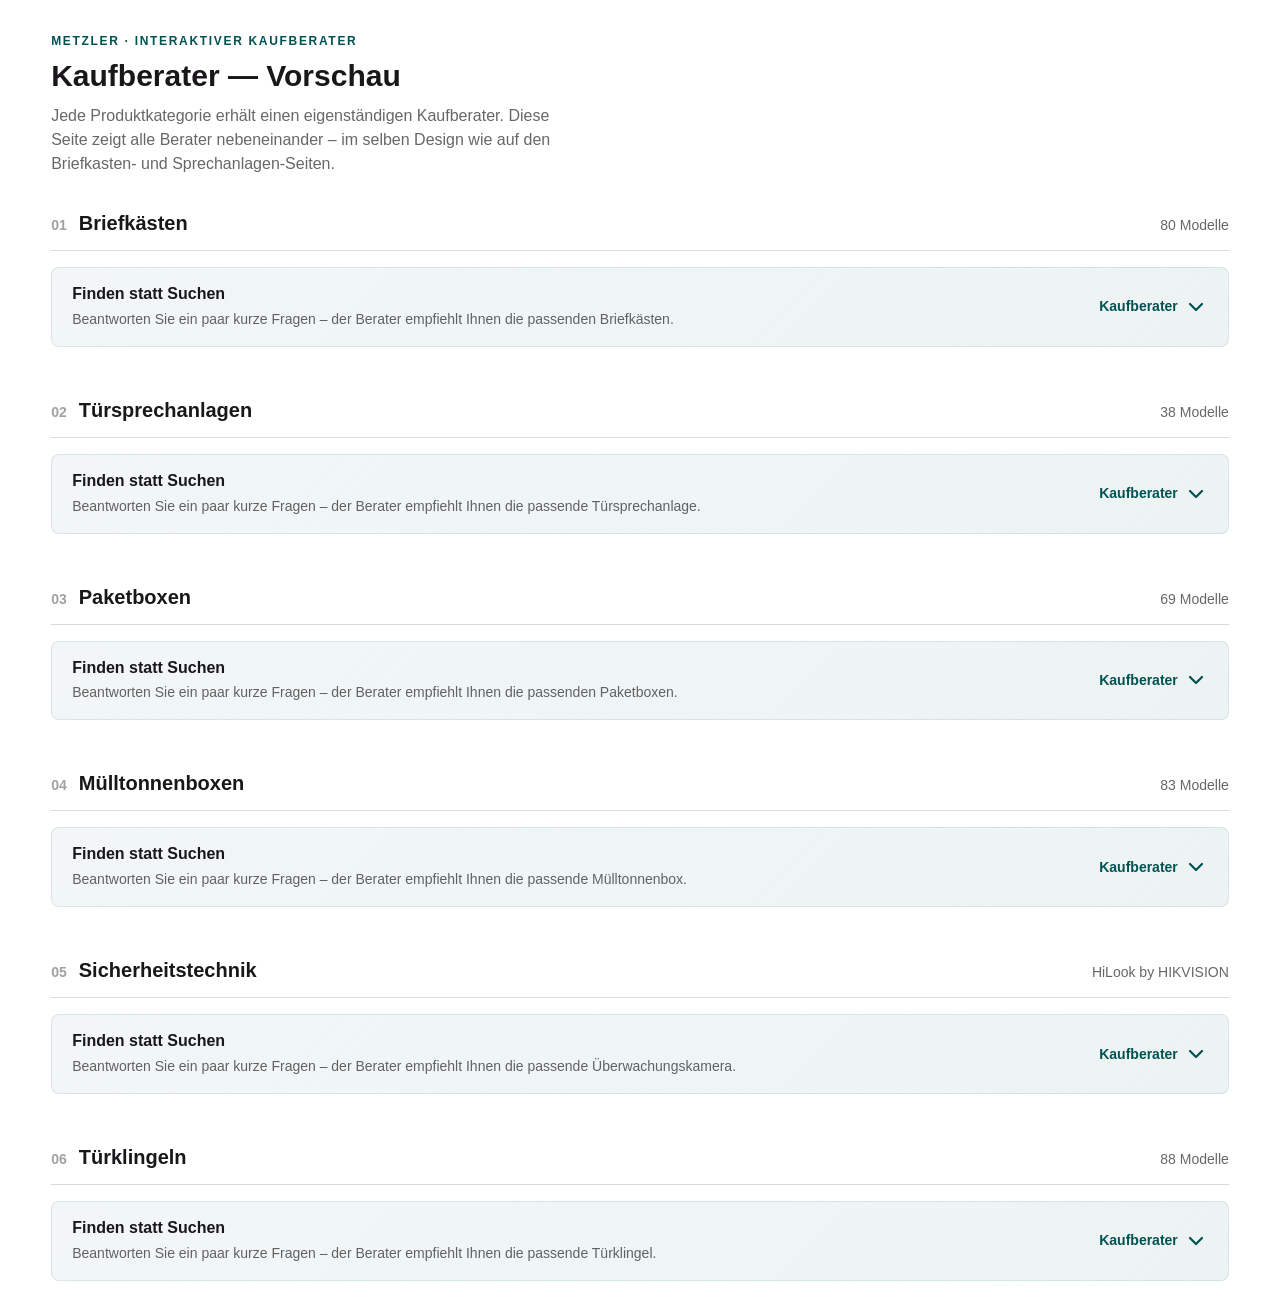
<file: docs/PLP/kaufberater.html>
<!DOCTYPE html>
<html lang="de">
<head>
<style id="pf-ext-css">[data-pf-ext]{pointer-events:none !important;cursor:default !important;}</style>
<meta charset="UTF-8" />
<meta name="viewport" content="width=device-width, initial-scale=1" />
<!-- Prototype page carries no ?v= cache-bust; tell browsers not to cache the HTML so reviewers always get the latest advisor logic. -->
<meta http-equiv="Cache-Control" content="no-cache, no-store, must-revalidate" />
<meta http-equiv="Pragma" content="no-cache" />
<meta http-equiv="Expires" content="0" />
<title>Metzler Kaufberater — Vorschau</title>
<!-- Same design system as Briefkasten / Sprechanlage -->
<link rel="stylesheet" href="../Home/styles-v2.css?v=9" />
<link rel="stylesheet" href="plp.css?v=261" />
<style>
  /* Showcase-only chrome (page head + category divider) + the size tooltip,
     all built from the SAME design-system tokens as plp.css. */
  .kb-head{ padding-top: var(--sp-8); }
  .kb-head__eyebrow{ margin:0 0 8px; font-size: var(--text-caption); font-weight:700; letter-spacing:.14em; text-transform:uppercase; color: var(--teal); }
  .kb-head__title{ margin:0; font-size: var(--text-h1); font-weight:700; line-height:1.2; color: var(--schwarz); }
  .kb-head__sub{ margin:10px 0 0; color: var(--ink-60); max-width:60ch; }

  .kb-cat__bar{ display:flex; align-items:baseline; gap: var(--sp-3); margin: var(--sp-8) 0 0; padding-bottom: var(--sp-3); border-bottom:1px solid var(--graphite-300); }
  .kb-cat__no{ font-size: var(--text-body-sm); font-weight:700; color: var(--graphite-500); }
  .kb-cat__title{ margin:0; font-size: var(--text-h3); font-weight:700; color: var(--schwarz); }
  .kb-cat__count{ margin-left:auto; font-size: var(--text-body-sm); color: var(--ink-60); }

  /* Size-guide tooltip — additive feature, themed with DS tokens. */
  .advisor__qrow{ display:flex; align-items:center; gap:8px; margin:0 0 var(--sp-4); }   /* restores the gap the DS .advisor__q margin gave before it was zeroed */
  .advisor__qrow .advisor__q{ margin:0; }
  .advisor__qhint{ margin:4px 0 0; font-size: var(--text-body-sm); color: var(--ink-60); }
  .advisor__q-wrap{ flex:0 1 auto; min-width:0; }   /* shrink-to-content so the ℹ️ sits right after the question, not pushed to the far edge */
  /* The info button + popover are styled by the premium tooltip rules in plp.css
     (accent-bar header, dot-led stacked dl, caret, layered shadow, pop-in) —
     do NOT redeclare them here, an inline copy would override that design.
     Only the size-guide footnote is page-specific: */
  .advisor__info-pop .note{ margin:12px 0 0; padding-top:10px; border-top:1px solid var(--graphite-100); color:var(--ink-60); font-size: var(--text-caption); line-height:1.5; }
</style>
  <meta name="robots" content="noindex, nofollow" />
</head>
<body class="plp">

<!-- ===== SVG ICON SPRITE (subset used by the advisor) ===== -->
<svg width="0" height="0" style="position:absolute" aria-hidden="true">
  <defs>
    <symbol id="i-chevron-right" viewBox="0 0 24 24" fill="none" stroke="currentColor" stroke-width="2.25" stroke-linecap="round" stroke-linejoin="round"><path d="M9 6l6 6-6 6"/></symbol>
    <symbol id="i-x" viewBox="0 0 24 24" fill="none" stroke="currentColor" stroke-width="2.2" stroke-linecap="round"><line x1="6" y1="6" x2="18" y2="18"/><line x1="6" y1="18" x2="18" y2="6"/></symbol>
  </defs>
</svg>

<div class="container kb-head">
  <p class="kb-head__eyebrow">Metzler · Interaktiver Kaufberater</p>
  <h1 class="kb-head__title">Kaufberater — Vorschau</h1>
  <p class="kb-head__sub">Jede Produktkategorie erhält einen eigenständigen Kaufberater. Diese Seite zeigt alle Berater nebeneinander – im selben Design wie auf den Briefkasten- und Sprechanlagen-Seiten.</p>
</div>

<!-- ════ Kaufberater 01 · Briefkästen ════ -->
<div class="container">
  <div class="kb-cat__bar">
    <span class="kb-cat__no">01</span>
    <h2 class="kb-cat__title">Briefkästen</h2>
    <span class="kb-cat__count">80 Modelle</span>
  </div>
</div>
<section class="advisor" data-ai="briefkasten" aria-label="Kaufberater Briefkästen">
  <div class="container">
    <button type="button" class="advisor__bar" data-ai-toggle aria-expanded="false">
      <span class="advisor__bar-txt">
        <span class="advisor__bar-head"><span class="advisor__bar-title">Finden statt Suchen</span></span>
        <span class="advisor__bar-sub">Beantworten Sie ein paar kurze Fragen – der Berater empfiehlt Ihnen die passenden Briefkästen.</span>
      </span>
      <span class="advisor__bar-cta">Kaufberater<svg viewBox="0 0 24 24" aria-hidden="true"><use href="#i-chevron-right"/></svg></span>
    </button>
    <div class="advisor__card">
      <button type="button" class="advisor__collapse" data-ai-toggle aria-label="Berater schließen"><svg viewBox="0 0 24 24" aria-hidden="true"><use href="#i-chevron-right"/></svg></button>
      <div class="advisor__quiz" data-ai-quiz></div>
      <div class="advisor__results" data-ai-results aria-live="polite" hidden></div>
    </div>
  </div>
</section>

<!-- ════ Kaufberater 02 · Türsprechanlagen ════ -->
<div class="container">
  <div class="kb-cat__bar">
    <span class="kb-cat__no">02</span>
    <h2 class="kb-cat__title">Türsprechanlagen</h2>
    <span class="kb-cat__count">38 Modelle</span>
  </div>
</div>
<section class="advisor" data-ai="sprechanlage" aria-label="Kaufberater Türsprechanlagen">
  <div class="container">
    <button type="button" class="advisor__bar" data-ai-toggle aria-expanded="false">
      <span class="advisor__bar-txt">
        <span class="advisor__bar-head"><span class="advisor__bar-title">Finden statt Suchen</span></span>
        <span class="advisor__bar-sub">Beantworten Sie ein paar kurze Fragen – der Berater empfiehlt Ihnen die passende Türsprechanlage.</span>
      </span>
      <span class="advisor__bar-cta">Kaufberater<svg viewBox="0 0 24 24" aria-hidden="true"><use href="#i-chevron-right"/></svg></span>
    </button>
    <div class="advisor__card">
      <button type="button" class="advisor__collapse" data-ai-toggle aria-label="Berater schließen"><svg viewBox="0 0 24 24" aria-hidden="true"><use href="#i-chevron-right"/></svg></button>
      <div class="advisor__quiz" data-ai-quiz></div>
      <div class="advisor__results" data-ai-results aria-live="polite" hidden></div>
    </div>
  </div>
</section>

<!-- ════ Kaufberater 03 · Paketboxen ════ -->
<div class="container">
  <div class="kb-cat__bar">
    <span class="kb-cat__no">03</span>
    <h2 class="kb-cat__title">Paketboxen</h2>
    <span class="kb-cat__count">69 Modelle</span>
  </div>
</div>
<section class="advisor" data-ai="paketboxen" aria-label="Kaufberater Paketboxen">
  <div class="container">
    <button type="button" class="advisor__bar" data-ai-toggle aria-expanded="false">
      <span class="advisor__bar-txt">
        <span class="advisor__bar-head"><span class="advisor__bar-title">Finden statt Suchen</span></span>
        <span class="advisor__bar-sub">Beantworten Sie ein paar kurze Fragen – der Berater empfiehlt Ihnen die passenden Paketboxen.</span>
      </span>
      <span class="advisor__bar-cta">Kaufberater<svg viewBox="0 0 24 24" aria-hidden="true"><use href="#i-chevron-right"/></svg></span>
    </button>
    <div class="advisor__card">
      <button type="button" class="advisor__collapse" data-ai-toggle aria-label="Berater schließen"><svg viewBox="0 0 24 24" aria-hidden="true"><use href="#i-chevron-right"/></svg></button>
      <div class="advisor__quiz" data-ai-quiz></div>
      <div class="advisor__results" data-ai-results aria-live="polite" hidden></div>
    </div>
  </div>
</section>

<!-- ════ Kaufberater 04 · Mülltonnenboxen ════ -->
<div class="container">
  <div class="kb-cat__bar">
    <span class="kb-cat__no">04</span>
    <h2 class="kb-cat__title">Mülltonnenboxen</h2>
    <span class="kb-cat__count">83 Modelle</span>
  </div>
</div>
<section class="advisor" data-ai="muelltonnenboxen" aria-label="Kaufberater Mülltonnenboxen">
  <div class="container">
    <button type="button" class="advisor__bar" data-ai-toggle aria-expanded="false">
      <span class="advisor__bar-txt">
        <span class="advisor__bar-head"><span class="advisor__bar-title">Finden statt Suchen</span></span>
        <span class="advisor__bar-sub">Beantworten Sie ein paar kurze Fragen – der Berater empfiehlt Ihnen die passende Mülltonnenbox.</span>
      </span>
      <span class="advisor__bar-cta">Kaufberater<svg viewBox="0 0 24 24" aria-hidden="true"><use href="#i-chevron-right"/></svg></span>
    </button>
    <div class="advisor__card">
      <button type="button" class="advisor__collapse" data-ai-toggle aria-label="Berater schließen"><svg viewBox="0 0 24 24" aria-hidden="true"><use href="#i-chevron-right"/></svg></button>
      <div class="advisor__quiz" data-ai-quiz></div>
      <div class="advisor__results" data-ai-results aria-live="polite" hidden></div>
    </div>
  </div>
</section>

<!-- ════ Kaufberater 05 · Sicherheitstechnik ════ -->
<div class="container">
  <div class="kb-cat__bar">
    <span class="kb-cat__no">05</span>
    <h2 class="kb-cat__title">Sicherheitstechnik</h2>
    <span class="kb-cat__count">HiLook by HIKVISION</span>
  </div>
</div>
<section class="advisor" data-ai="sicherheitstechnik" aria-label="Kaufberater Sicherheitstechnik">
  <div class="container">
    <button type="button" class="advisor__bar" data-ai-toggle aria-expanded="false">
      <span class="advisor__bar-txt">
        <span class="advisor__bar-head"><span class="advisor__bar-title">Finden statt Suchen</span></span>
        <span class="advisor__bar-sub">Beantworten Sie ein paar kurze Fragen – der Berater empfiehlt Ihnen die passende Überwachungskamera.</span>
      </span>
      <span class="advisor__bar-cta">Kaufberater<svg viewBox="0 0 24 24" aria-hidden="true"><use href="#i-chevron-right"/></svg></span>
    </button>
    <div class="advisor__card">
      <button type="button" class="advisor__collapse" data-ai-toggle aria-label="Berater schließen"><svg viewBox="0 0 24 24" aria-hidden="true"><use href="#i-chevron-right"/></svg></button>
      <div class="advisor__quiz" data-ai-quiz></div>
      <div class="advisor__results" data-ai-results aria-live="polite" hidden></div>
    </div>
  </div>
</section>

<!-- ════ Kaufberater 06 · Türklingeln ════ -->
<div class="container">
  <div class="kb-cat__bar">
    <span class="kb-cat__no">06</span>
    <h2 class="kb-cat__title">Türklingeln</h2>
    <span class="kb-cat__count">88 Modelle</span>
  </div>
</div>
<section class="advisor" data-ai="tuerklingel" aria-label="Kaufberater Türklingeln">
  <div class="container">
    <button type="button" class="advisor__bar" data-ai-toggle aria-expanded="false">
      <span class="advisor__bar-txt">
        <span class="advisor__bar-head"><span class="advisor__bar-title">Finden statt Suchen</span></span>
        <span class="advisor__bar-sub">Beantworten Sie ein paar kurze Fragen – der Berater empfiehlt Ihnen die passende Türklingel.</span>
      </span>
      <span class="advisor__bar-cta">Kaufberater<svg viewBox="0 0 24 24" aria-hidden="true"><use href="#i-chevron-right"/></svg></span>
    </button>
    <div class="advisor__card">
      <button type="button" class="advisor__collapse" data-ai-toggle aria-label="Berater schließen"><svg viewBox="0 0 24 24" aria-hidden="true"><use href="#i-chevron-right"/></svg></button>
      <div class="advisor__quiz" data-ai-quiz></div>
      <div class="advisor__results" data-ai-results aria-live="polite" hidden></div>
    </div>
  </div>
</section>

<script>
(function(){
  "use strict";

  /* Swatches reused across categories */
  const SW_KLASSISCH = "linear-gradient(135deg,#1A171B,#383E42 38%,#B9BCC0 70%,#FFFFFF)";
  const SW_EDELSTAHL = "linear-gradient(135deg,#e9ebee,#a7adb4 55%,#d6d9dd)";
  const SW_HOLZ      = "linear-gradient(135deg,#b07b46,#7a5230)";
  /* Mülltonnenbox looks: the smooth classic line comes in Anthrazit / Graualuminium /
     Eisenglimmer only (Weiß & Beige exist solely as Rauputz on the live shop). */
  const SW_MTB_KLASSISCH = "linear-gradient(135deg,#1A171B,#383E42 45%,#8E9296 75%,#B9BCC0)";
  const SW_RAUPUTZ = "linear-gradient(135deg,#F4F1EA,#E4DECF 45%,#D9D9D6)";
  const SW_DESIGN  = "repeating-linear-gradient(90deg,#383E42 0 7px,#2A2F33 7px 10px)";

  /* Colorset match helper: product field `field` ∈ option's colors[] → 1, else 0.15 */
  const colorsetMatch = field => (p, v, s) => {
    const o = s.opts.find(o => o.v === v);
    const set = (o && o.colors) || [v];
    return set.includes(p[field]) ? 1 : 0.15;
  };

  const SW_CONIC = "conic-gradient(from 90deg,#e53935,#fb8c00,#fdd835,#43a047,#1e88e5,#8e24aa,#e53935)";
  /* Per-option predicate match for the ported Briefkasten/Sprechanlage flows:
     each option carries sat(product); chosen option satisfied → 1, else small partial. */
  const satMatch = (p, v, s) => { const o = s.opts.find(o => String(o.v) === String(v)); return (o && o.sat && o.sat(p)) ? 1 : 0.2; };

  /* Option availability — live-shop parity (edelstahl-tuerklingel.de research):
     an option is offered only while ≥1 product consistent with the answers to
     all EARLIER steps satisfies it. Zero-result options disappear (never greyed
     out) and a step left with ≤1 real option is skipped by activeSteps().
     catPool(cat, a, uptoKey) = products matching every sat-mapped answer before
     that step (multi steps OR within, AND across); falls back to the full
     catalogue so the quiz never strands an empty step. Options without `sat`
     (neutral / "egal" / preference-only) are never gated. */
  function catPool(cat, a, uptoKey) {
    const steps = CATS[cat].steps;
    const upto = steps.findIndex(s => s.key === uptoKey);
    const set = CATS[cat].products.filter(p =>
      steps.slice(0, upto < 0 ? steps.length : upto).every(s => {
        const v = a[s.key];
        if (v == null) return true;
        if (s.type === "multi") {
          const chosen = [...v].map(k => s.opts.find(o => o.v === k)).filter(o => o && o.sat);
          return !chosen.length || chosen.some(o => o.sat(p));
        }
        const o = s.opts.find(x => String(x.v) === String(v));
        return !(o && o.sat && !o.sat(p));
      }));
    return set.length ? set : CATS[cat].products;
  }
  function catAvail(cat, a, stepKey, optV) {
    const st = CATS[cat].steps.find(s => s.key === stepKey);
    const o = st.opts.find(x => x.v === optV);
    return !o.sat || catPool(cat, a, stepKey).some(o.sat);
  }
  /* Progressive AND-gating for multi-select steps: an option stays offered only
     while a product consistent with the earlier answers carries EVERY value already
     ticked in this group PLUS the candidate. So the shopper can only build feature
     combinations a real product fully satisfies (incompatible ones vanish, same rule
     as the single steps), and the best match always has all selected features. */
  function catMultiAvail(cat, a, stepKey, optV) {
    const st = CATS[cat].steps.find(s => s.key === stepKey);
    const cand = st.opts.find(o => o.v === optV);
    const others = [...(a[stepKey] || [])].filter(v => v !== optV)
      .map(v => st.opts.find(o => o.v === v)).filter(o => o && o.sat);
    return catPool(cat, a, stepKey).some(p => (!cand.sat || cand.sat(p)) && others.every(o => o.sat(p)));
  }
  const bkAvail = (a, stepKey, optV) => catAvail("briefkasten", a, stepKey, optV);
  const pbAvail = (a, stepKey, optV) => catAvail("paketboxen", a, stepKey, optV);
  const spAvail = (a, stepKey, optV) => catAvail("sprechanlage", a, stepKey, optV);
  const mtbAvail = (a, stepKey, optV) => catAvail("muelltonnenboxen", a, stepKey, optV);
  const stAvail = (a, stepKey, optV) => catAvail("sicherheitstechnik", a, stepKey, optV);
  const tkAvail = (a, stepKey, optV) => catAvail("tuerklingel", a, stepKey, optV);
  const spMulti = (a, stepKey, optV) => catMultiAvail("sprechanlage", a, stepKey, optV);

  /* ──────────────────────────────────────────────────────────────
     Category configs. Add a category = add an entry here + an
     <section class="advisor" data-ai="<key>"> block above. Each step:
       { key, type:'single'|'multi', q, hint?, info?, opts:[{v,label,sub?,sw?,colors?,exclusive?,chip?}],
         when?(answers), match?(product, value, step) -> 0..1 }
     Default scoring = exact match product[step.key] === value.
     ────────────────────────────────────────────────────────────── */
  const SIZE_TOOLTIP =
    '<h4>Größenratgeber</h4>'+
    '<dl><dt>S</dt><dd>DHL Päckchen S · bis 35 × 25 × 10 cm</dd>'+
    '<dt>M</dt><dd>DHL Päckchen M · bis 37,5 × 13,5 × 30 cm</dd>'+
    '<dt>XL</dt><dd>Großpaket · mehrere / sperrige Sendungen</dd></dl>'+
    '<p class="note">Maße = max. Paketgröße im Innenraum (B × H × T). Mehrere kleine Pakete passen entsprechend übereinander.</p>';

  const CATS = {
    briefkasten: {
      img: "Product%20Image/einfamilien-briefkasten.png",
      steps: [
        { key:"wohnsituation", type:"single", match:satMatch,
          q:"Für welche Wohnsituation suchen Sie einen Briefkasten?",
          opts:[ {v:"ef",label:"Einfamilienhaus",sub:"für einen Haushalt",chip:"Einfamilienhaus",sat:p=>p.faecher==="1"}, {v:"zf",label:"Zweifamilienhaus",sub:"für zwei Haushalte",chip:"Zweifamilienhaus",sat:p=>p.faecher==="2"}, {v:"mf",label:"Mehrfamilienhaus",sub:"für mehrere Parteien",chip:"Mehrfamilienhaus",sat:p=>p.faecher==="3"} ] },
        /* Montage options are dataset-gated (bkAvail): Zweifamilien keeps Wand (Duo)
           + Stand, Mehrfamilien keeps Stand (Trias) + Unterputz (Quartett) — mirrors
           the live shop where multi-family anlagen genuinely split freistehend vs
           Unterputz. Only "Am Zaun" stays curated to single-family. */
        { key:"montage", type:"single", match:satMatch,
          info:'<h4>Montagearten</h4><dl><dt>An der Hauswand</dt><dd>aufgeschraubt – die häufigste und einfachste Lösung</dd><dt>Freistehend</dt><dd>mit Standfuß, unabhängig von einer Wand (z. B. an der Grundstücksgrenze)</dd><dt>Unterputz</dt><dd>flächenbündig in die Wand eingelassen, Entnahme wie üblich von vorne</dd><dt>Mauerdurchwurf</dt><dd>durch die Wand geführt: Einwurf außen, Post bequem von innen im Haus entnehmen</dd></dl>', infoLabel:'Montagearten erklärt',
          q:"Wo möchten Sie Ihren Briefkasten anbringen?",
          opts:[ {v:"wand",label:"An der Hauswand",sub:"klassische Wandmontage",chip:"Wandmontage",sat:p=>p.montage==="wand",when:a=>bkAvail(a,"montage","wand")}, {v:"stand",label:"Freistehend mit Standfuß",sub:"z. B. am Weg oder in der Einfahrt",chip:"Standmontage",sat:p=>p.montage==="stand",when:a=>bkAvail(a,"montage","stand")}, {v:"zaun",label:"Am Zaun",sub:"als Zaunbriefkasten",chip:"Zaunmontage",sat:p=>p.montage==="stand",when:a=>a.wohnsituation!=="zf"&&a.wohnsituation!=="mf"&&bkAvail(a,"montage","zaun")}, {v:"unterputz",label:"Unterputz – bündig in der Wand",sub:"flächenbündig eingelassen, Entnahme von vorne",chip:"Unterputz",sat:p=>p.montage==="unterputz",when:a=>bkAvail(a,"montage","unterputz")}, {v:"durchwurf",label:"Mauerdurchwurf",sub:"Einwurf außen, Post bequem von innen entnehmen",chip:"Mauerdurchwurf",sat:p=>p.montage==="durchwurf",when:a=>bkAvail(a,"montage","durchwurf")} ] },
        /* Paketfach/Zeitungsfach are dataset-gated: Mehrfamilien keeps "Auch Pakete"
           (Trias/Quartett anlagen have one) but loses "Zeitungen & Post"; after
           Unterputz the step collapses and auto-skips — like the live shop's facets.
           "Nur Briefkasten" is valid everywhere (the live shop sells zf models ohne
           Zeitungsfach, e.g. BK212). */
        { key:"postaufkommen", type:"multi",
          q:"Was soll neben Briefpost noch hineinpassen?",
          opts:[ {v:"paket",label:"Auch Pakete",sub:"sicheres Paketfach für DHL, Hermes & Co.",chip:"Paketfach",sat:p=>!!p.paket,when:a=>bkAvail(a,"postaufkommen","paket")}, {v:"zeitung",label:"Zeitungen & Post",sub:"mit integriertem Zeitungsfach, beidseitig befüllbar",chip:"Zeitungsfach",sat:p=>p.zeitung==="integriert",when:a=>bkAvail(a,"postaufkommen","zeitung")}, {v:"nur",label:"Nur Briefkasten",sub:"reine Briefpost – kein Extra-Fach nötig",chip:"Nur Briefkasten",exclusive:true} ],
          match:(p,set)=>{ const need=[...set].filter(k=>k==="paket"||k==="zeitung"); if(!need.length) return 0.5; const ok=need.filter(k=> k==="paket" ? !!p.paket : p.zeitung==="integriert").length; return ok/need.length; } },
        /* Every Zusatz is dataset-gated (live-shop "intercom facets only where such
           products exist"): Klingel options survive for Zwei-/Mehrfamilien via the
           anlagen (VDM10/Trias/Quartett); Sichtfenster & Blumenkasten drop out there
           automatically because only 1er models carry them. */
        { key:"zusatz", type:"single", match:satMatch,
          q:"Welche Zusatzfunktion wünschen Sie sich?",
          opts:[ {v:"klingel",label:"Funkklingel",sub:"kabellos und einfach nachrüstbar",chip:"Funkklingel",sat:p=>!!p.klingel,when:a=>bkAvail(a,"zusatz","klingel")}, {v:"klingel-sprech",label:"Klingel mit Sprechanlage",sub:"sehen und sprechen, wer vor der Tür steht",chip:"Klingel & Sprechanlage",sat:p=>!!p.klingel&&!!p.sprech,when:a=>bkAvail(a,"zusatz","klingel-sprech")}, {v:"sichtfenster",label:"Sichtfenster",sub:"Ihren Posteingang auf einen Blick erkennen",chip:"Sichtfenster",sat:p=>p.material==="acrylglas",when:a=>bkAvail(a,"zusatz","sichtfenster")}, {v:"blumenkasten",label:"Mit Blumenkasten",sub:"integrierter Pflanzkasten als Blickfang",chip:"Blumenkasten",sat:p=>!!p.blumenkasten,when:a=>bkAvail(a,"zusatz","blumenkasten")}, {v:"keine",label:"Keine Zusatzfunktion",sub:"ein reiner Briefkasten",neutral:true} ] },
        /* Öffnungsrichtung — Aufputz (Wandmontage) only: both options require montage==="wand",
           so Stand/Unterputz/Mauerdurchwurf skip the step. "Von der Seite" is offered only on
           the few wall-mount models flagged seitentuer, never on Klingel/Sprechanlage boxes —
           so choosing a bell gates it out (and if only "Von oben" remains the step auto-skips). */
        { key:"tuerrichtung", type:"single", match:satMatch,
          info:'<h4>Öffnungsrichtung</h4><dl><dt>Von oben</dt><dd>die Klappe öffnet nach unten – die klassische Bauform</dd><dt>Von der Seite</dt><dd>seitlich angeschlagene Tür; nicht mit Klingel/Sprechanlage kombinierbar</dd></dl>', infoLabel:'Öffnungsrichtung erklärt',
          q:"Wie soll sich die Klappe öffnen?",
          opts:[ {v:"oben",label:"Von oben",sub:"Klappe öffnet nach unten",chip:"Klappe oben",sat:p=>p.montage==="wand",when:a=>bkAvail(a,"tuerrichtung","oben")}, {v:"seite",label:"Von der Seite",sub:"seitlich angeschlagene Tür",chip:"Tür seitlich",sat:p=>p.montage==="wand"&&!!p.seitentuer,when:a=>bkAvail(a,"tuerrichtung","seite")} ] },
        /* V4A is dataset-gated too: with no rust-free model consistent with the
           answers (e.g. Mehrfamilien anlagen), only the neutral option remains and
           the step auto-skips — no dead-end answers. */
        { key:"witterung", type:"single", match:satMatch, when:a=>a.montage!=="durchwurf",   /* Mauerdurchwurf sitzt geschützt in der Wand → Witterungsfrage entfällt */
          q:"Wie stark ist der Standort der Witterung ausgesetzt?",
          opts:[ {v:"geschuetzt",label:"Übliche, geschützte Lage",sub:"pulverbeschichteter Stahl genügt",neutral:true}, {v:"exponiert",label:"Rau, exponiert oder in Küstennähe",sub:"mit rostfreien V4A-Edelstahlleisten, salzwasserfest",chip:"V4A-Edelstahl",sat:p=>p.material==="edelstahl",when:a=>bkAvail(a,"witterung","exponiert")} ] },
        { key:"optik", type:"single", match:satMatch,
          q:"Welche Optik passt zu Ihrem Zuhause?",
          opts:[ {v:"klassisch",label:"Klassische Farbe",sub:"z. B. Anthrazit, Schwarz, Weiß oder Grau",sw:SW_KLASSISCH,chip:"Klassische Farbe",sat:p=>["anthrazit","braun","schwarz","eisenglimmer","weiss","grau"].some(c=>p.colors.includes(c)),when:a=>bkAvail(a,"optik","klassisch")}, {v:"edelstahl",label:"Edelstahl-Optik",sub:"gebürstete Edelstahl-Elemente, zeitlos",sw:SW_EDELSTAHL,chip:"Edelstahl-Optik",sat:p=>p.material==="edelstahl"||(p.colors||[]).includes("edelstahl"),when:a=>a.tuerrichtung!=="seite"&&bkAvail(a,"optik","edelstahl")}, {v:"holz",label:"Natürliche Holzoptik",sub:"Eiche oder Lärche",sw:SW_HOLZ,chip:"Holzoptik",sat:p=>p.material==="holz",when:a=>a.tuerrichtung!=="seite"&&bkAvail(a,"optik","holz")}, {v:"wunsch",label:"Wunschfarbe",sub:"individuell nach RAL",sw:SW_CONIC,chip:"Wunschfarbe",sat:p=>p.colors.includes("wunschfarbe"),when:a=>a.tuerrichtung!=="seite"&&bkAvail(a,"optik","wunsch")} ] },
        { key:"beschriftung", type:"single", match:satMatch,
          q:"Wie möchten Sie Ihren Briefkasten beschriften?",
          opts:[ {v:"laser",label:"Lasergraviertes Namensschild",sub:"jederzeit wechselbar",chip:"Lasergravur",noScore:true}, {v:"wechsel",label:"Namensschild mit Papiereinleger",sub:"jederzeit wechselbar",chip:"Papiereinleger",noScore:true}, {v:"edelstahl-schild",label:"Edelstahl-Namensschild",sub:"hochwertig graviert",chip:"Edelstahl-Schild",noScore:true}, {v:"ohne",label:"Ohne Beschriftung",sub:"neutral",neutral:true} ] },
      ],
      products: [
        {name:"Briefkasten aus hochwertigem Stahl | Siebert", price:89.99, reviews:657, faecher:"1", montage:"wand", zeitung:"integriert", material:"stahl", colors:["anthrazit","weiss","grau","schwarz"], seitentuer:true},
        {name:"Briefkasten mit austauschbarem Namensschild | Ebenhard", price:89.99, reviews:219, faecher:"1", montage:"wand", zeitung:"integriert", material:"stahl", colors:["anthrazit","weiss","grau"]},
        {name:"Briefkasten mit gebürsteter V2A-Edelstahl-Front | Ebenhard", price:119, reviews:64, faecher:"1", montage:"wand", zeitung:"integriert", material:"edelstahl", colors:["anthrazit","weiss","grau","eisenglimmer","schwarz","edelstahl","wunschfarbe"]},
        {name:"Briefkasten mit Lasergravur | Hermann", price:99.99, reviews:142, faecher:"1", montage:"wand", zeitung:"integriert", material:"stahl", colors:["anthrazit","weiss","grau","eisenglimmer"], seitentuer:true},
        {name:"Briefkasten aus Edelstahl | personalisiert | Moris", price:149, reviews:25, faecher:"1", montage:"wand", zeitung:"optional", material:"edelstahl", colors:["edelstahl","anthrazit","weiss","wunschfarbe"], paket:true},
        {name:"Standbriefkasten mit Zeitungsfach | Lessing", price:199, reviews:38, faecher:"1", montage:"stand", zeitung:"integriert", material:"stahl", colors:["anthrazit","eisenglimmer","schwarz"], paket:true},
        {name:"Briefkasten Design | Modell G | Gienger", price:99.99, reviews:31, faecher:"1", montage:"wand", zeitung:"ohne", material:"stahl", colors:["anthrazit","weiss","grau"]},
        {name:"Durchwurf-Briefkasten | Mauerdurchwurf | Schneider", price:120, reviews:2, faecher:"1", montage:"durchwurf", zeitung:"ohne", material:"edelstahl", colors:["anthrazit","edelstahl"]},
        {name:"Briefkasten Anthrazit RAL 7016 | Lepo 2", price:149, reviews:64, faecher:"1", montage:"wand", zeitung:"integriert", material:"stahl", colors:["anthrazit","schwarz","wunschfarbe"], seitentuer:true},
        {name:"Zaunbriefkasten | personalisiert mit Gravur", price:149, reviews:18, faecher:"1", montage:"stand", zeitung:"optional", material:"stahl", colors:["anthrazit","weiss","eisenglimmer"]},
        {name:"Briefkasten mit Blumenkasten | personalisiert | Flora", price:159, reviews:12, faecher:"1", montage:"wand", zeitung:"integriert", material:"stahl", colors:["anthrazit","weiss","braun","wunschfarbe"], blumenkasten:true},
        {name:"Unterputz-Briefkasten aus Edelstahl | Castor", price:179, reviews:21, faecher:"1", montage:"unterputz", zeitung:"optional", material:"edelstahl", colors:["edelstahl","anthrazit"]},
        {name:"Mehrfamilien-Briefkastenanlage | 3 Parteien | Trias", price:349, reviews:9, faecher:"3", montage:"stand", zeitung:"ohne", material:"stahl", colors:["anthrazit","grau","eisenglimmer"], paket:true, klingel:true, sprech:true},
        {name:"Edelstahl Standbriefkasten Mehrfamilienhaus | Stahlkorpus & gebürstete Edelstahl-Front | Hoffmann", price:359, reviews:11, faecher:"2", montage:"stand", zeitung:"integriert", material:"stahl", colors:["anthrazit","edelstahl","eisenglimmer","grau","schwarz","weiss"]},
        {name:"Standbriefkasten mit Video-Türsprechanlage für Zweifamilienhaus | VDM10 | Anthrazit RAL 7016", price:1351.50, reviews:3, faecher:"2", montage:"stand", zeitung:"integriert", material:"stahl", colors:["anthrazit","weiss","grau","schwarz","eisenglimmer"], klingel:true, sprech:true},
        {name:"Briefkasten mit Klingel & Sprechanlage | Vossberg", price:299, reviews:27, faecher:"1", montage:"wand", zeitung:"integriert", material:"stahl", colors:["anthrazit","eisenglimmer"], paket:true, klingel:true, sprech:true},
        {name:"Doppel-Briefkasten | 2 Parteien | Duo", price:229, reviews:15, faecher:"2", montage:"wand", zeitung:"integriert", material:"stahl", colors:["anthrazit","weiss","grau"]},
        /* Zweifamilien depth (live /briefkasten-zweifamilienhaus__2 = 17 Artikel): wall-mount
           ohne Zeitungsfach, Sichtfenster (Acrylglas) and V4A-Edelstahl all exist for 2 Fächer. */
        {name:"Zweifach Briefkasten | austauschbare Namensschilder | BK212 vertikal", price:179, reviews:17, faecher:"2", montage:"wand", zeitung:"ohne", material:"stahl", colors:["anthrazit"]},
        {name:"Standbriefkasten Mehrfamilienhaus mit Sichtfenster | Cube", price:289, reviews:2, faecher:"2", montage:"stand", zeitung:"integriert", material:"acrylglas", colors:["anthrazit"]},
        {name:"Edelstahl Standbriefkasten Mehrfamilienhaus | Stencil", price:299, reviews:1, faecher:"2", montage:"stand", zeitung:"integriert", material:"edelstahl", colors:["anthrazit","edelstahl"]},
        {name:"Briefkasten mit Acrylglas-Front | Klar", price:139, reviews:8, faecher:"1", montage:"wand", zeitung:"ohne", material:"acrylglas", colors:["schwarz","anthrazit"]},
        {name:"Briefkasten Holzoptik Eiche | personalisiert mit Gravur | Anton 2", price:99.99, reviews:20, faecher:"1", montage:"wand", zeitung:"integriert", material:"holz", colors:["anthrazit","braun"]},
        {name:"Edelstahl-Briefkasten V4A | Küste | Nordkap", price:219, reviews:11, faecher:"1", montage:"stand", zeitung:"integriert", material:"edelstahl", colors:["edelstahl"], paket:true},
        {name:"Kompakt-Briefkasten ohne Gravur | Basic", price:69.99, reviews:96, faecher:"1", montage:"wand", zeitung:"ohne", material:"stahl", colors:["weiss","anthrazit","grau","schwarz","wunschfarbe"]},
        {name:"Briefkastenanlage | 4 Parteien | Quartett", price:459, reviews:6, faecher:"3", montage:"unterputz", zeitung:"ohne", material:"stahl", colors:["anthrazit","grau","schwarz","eisenglimmer"], paket:true, klingel:true},
      ],
    },

    sprechanlage: {
      img: "Product%20Image/Sprechanlage/video-station.png",
      steps: [
        { key:"verwendung", type:"single", match:satMatch,
          q:"Für welche Wohnsituation suchen Sie eine Sprechanlage?",
          opts:[ {v:"einfamilien",label:"Einfamilienhaus",sub:"ein Haushalt, eine Klingeltaste",chip:"Einfamilienhaus",sat:p=>p.verwendung==="einfamilien"||p.verwendung==="flexibel"}, {v:"mehrfamilien",label:"Mehrfamilienhaus",sub:"mehrere Parteien & Klingeltasten",chip:"Mehrfamilienhaus",sat:p=>p.verwendung==="mehrfamilien"||p.verwendung==="flexibel"}, {v:"flexibel",label:"Flexible Großanlage",sub:"flexibel von 1–500 Tasten",chip:"Großanlage",sat:p=>p.verwendung==="flexibel"} ] },
        /* Exact Klingeltaster counts (live drill /tuersprechanlagen p1+p2): Video-IP
           (Colson) 1–7, Audio (Kai) 1–6, BUS (Maxior) 1–3, Fingerprint (Niko) 1–3.
           taster:"flex" = flexible Großanlagen (1–500) — they satisfy EVERY count, so
           they always stay in the pool; later steps hide/unhide off the chosen count
           automatically (BUS vanishes ab 4, Audio ab 7, Fingerprint ab 4). */
        { key:"taster", type:"single", when:a=>a.verwendung==="mehrfamilien",
          q:"Wie viele Klingeltaster benötigen Sie?",
          opts:[ {v:2,label:"2 Taster",sub:"für 2 Parteien",chip:"2 Klingeltaster",sat:p=>p.taster===2||p.taster==="flex",when:a=>spAvail(a,"taster",2)}, {v:3,label:"3 Taster",sub:"für 3 Parteien",chip:"3 Klingeltaster",sat:p=>p.taster===3||p.taster==="flex",when:a=>spAvail(a,"taster",3)}, {v:4,label:"4 Taster",sub:"für 4 Parteien",chip:"4 Klingeltaster",sat:p=>p.taster===4||p.taster==="flex",when:a=>spAvail(a,"taster",4)}, {v:5,label:"5 Taster",sub:"für 5 Parteien",chip:"5 Klingeltaster",sat:p=>p.taster===5||p.taster==="flex",when:a=>spAvail(a,"taster",5)}, {v:6,label:"6 Taster",sub:"für 6 Parteien",chip:"6 Klingeltaster",sat:p=>p.taster===6||p.taster==="flex",when:a=>spAvail(a,"taster",6)}, {v:7,label:"7 Taster",sub:"für 7 Parteien",chip:"7 Klingeltaster",sat:p=>p.taster===7||p.taster==="flex",when:a=>spAvail(a,"taster",7)} ],
          match:(p,v)=>p.taster===v?1:(p.taster==="flex"?0.7:(Math.abs((p.taster||0)-v)===1?0.4:0.1)) },
        /* Live-shop parity (edelstahl-tuerklingel.de/tuersprechanlagen): facet
           options are dataset-gated via spAvail — no Audio-Großanlage exists, so
           "Audio-only" vanishes for Flexibel (step auto-skips); the BUS line stops
           at Video-Ein-/Mehrfamilien, so "BUS-System" vanishes for Großanlagen and
           Audio. Zero-result options disappear, never greyed out. */
        { key:"type", type:"single", match:satMatch,
          q:"Möchten Sie sehen, wer vor der Tür steht?",
          opts:[ {v:"video",label:"Mit Kamera (Video)",sub:"Live-HD-Bild der Besucher",chip:"Video",sat:p=>p.type==="video",when:a=>spAvail(a,"type","video")}, {v:"audio",label:"Audio-only",sub:"nur sprechen, ohne Kamera",chip:"Audio",sat:p=>p.type==="audio",when:a=>spAvail(a,"type","audio")} ] },
        { key:"system", type:"single", match:satMatch,
          q:"Planen Sie einen Neubau oder eine Modernisierung?",
          opts:[ {v:"ip",label:"Neubau und Neuverkabelung",sub:"Ideal für Neubauten – LAN- oder 2-Draht-Sternverkabelung · IP-System",chip:"IP-System",sat:p=>p.system==="ip",when:a=>spAvail(a,"system","ip")}, {v:"bus",label:"Modernisierung und bestehende Verkabelung",sub:"Perfekt zum Modernisieren – nutzt die vorhandene 2-Draht-Leitung · BUS-System",chip:"2-Draht-BUS",sat:p=>p.system==="bus",when:a=>spAvail(a,"system","bus")}, {v:"weiss",label:"Weiß ich nicht",sub:"wir empfehlen passende Modelle für beide Systeme",neutral:true,when:a=>spAvail(a,"system","ip")&&spAvail(a,"system","bus")} ] },
        /* Step-level rule straight from the live shop: the BUS-Serie and Audio
           categories carry no "Türöffner Bedienung" facet at all → the whole
           Zutritt step disappears for them. Within the step the methods AND-gate
           progressively (spMulti): each option stays only while a product offers all
           already-ticked methods plus that one — incompatible combos vanish, so the
           recommendation always has every selected Zutrittsart. */
        { key:"tuer", type:"multi", when:a=>a.system!=="bus"&&a.type!=="audio",
          q:"Wie möchten Sie Zutritt gewähren?", hint:"Mehrfachauswahl möglich.",
          opts:[ {v:"fingerprint",label:"Fingerabdrucksensor",sub:"schlüsselloser Zutritt",chip:"Fingerprint",sat:p=>p.tuer.includes("fingerprint"),when:a=>spMulti(a,"tuer","fingerprint")}, {v:"rfid",label:"RFID-Chip",sub:"Transponder oder Karte",chip:"RFID",sat:p=>p.tuer.includes("rfid"),when:a=>spMulti(a,"tuer","rfid")}, {v:"gesicht",label:"Gesichtserkennung",sub:"Tür öffnet beim Erkennen",chip:"Gesichtserkennung",sat:p=>p.tuer.includes("gesicht"),when:a=>spMulti(a,"tuer","gesicht")}, {v:"pin",label:"PIN-Code",sub:"Zahlencode am Tastenfeld",chip:"PIN-Code",sat:p=>p.tuer.includes("pin"),when:a=>spMulti(a,"tuer","pin")}, {v:"qr",label:"QR-Code",sub:"Zutritt per QR-Scan",chip:"QR-Code",sat:p=>p.tuer.includes("qr"),when:a=>spMulti(a,"tuer","qr")}, {v:"keine",label:"Keine Zutrittsfunktion",sub:"nur klingeln und sprechen",chip:"Ohne Zutrittsfunktion",exclusive:true} ],
          match:(p,set)=>{ const need=[...set].filter(k=>k!=="keine"); if(!need.length) return 0.5; return need.filter(k=>p.tuer.includes(k)).length/need.length; } },
        { key:"namensschild", type:"single", match:satMatch, when:a=>a.system!=="bus"&&new Set(catPool("sprechanlage",a,"namensschild").map(p=>p.ns)).size>1,   /* skip unless the pool holds ≥2 distinct Namensschild-Typen — otherwise the only real option + ungated "Egal" is a dead step (e.g. Einfamilien/Fingerprint = Lasergravur only). BUS is austauschbar-only → also skipped. */
          q:"Welches Namensschild bevorzugen Sie?",
          opts:[ {v:"gravur",label:"Lasergraviertes Namensschild",sub:"jederzeit wechselbar",chip:"Lasergravur",sat:p=>p.ns==="gravur",when:a=>a.verwendung!=="flexibel"&&spAvail(a,"namensschild","gravur")}, {v:"wechsel",label:"Namensschild mit Papiereinleger",sub:"jederzeit wechselbar",chip:"Papiereinleger",sat:p=>p.ns==="wechsel",when:a=>spAvail(a,"namensschild","wechsel")}, {v:"display",label:"Digitales Namensschild",sub:"editierbar",chip:"Digitales Schild",sat:p=>p.ns==="display",when:a=>spAvail(a,"namensschild","display")}, {v:"display-hn",label:"Digitales Namensschild + Hausnummer",sub:"editierbar, mit beleuchteter Hausnummer",chip:"Digital + Hausnummer",sat:p=>p.ns==="display-hn",when:a=>spAvail(a,"namensschild","display-hn")}, {v:"egal",label:"Egal",sub:"keine Präferenz",neutral:true} ] },
        { key:"kombi", type:"single", match:satMatch,
          q:"Soll die Anlage mit einem Briefkasten kombiniert sein?",
          opts:[ {v:"nur",label:"Nur Türstation",sub:"klassische Außenstation",neutral:true}, {v:"briefkasten",label:"Mit Briefkasten & Paketbox",sub:"integrierte Brief-/Paketbox",chip:"Mit Briefkasten",sat:p=>!!p.kombi,when:a=>spAvail(a,"kombi","briefkasten")} ] },
        { key:"optik", type:"single", match:satMatch, when:a=>a.system!=="bus"&&catPool("sprechanlage",a,"optik").length>1,   /* skip when only one product remains — Optik is a per-product config (Klassisch/Edelstahl/Wunschfarbe), not a differentiator (e.g. Audio + Papiereinleger narrows to a single Kai model). Also skip for BUS: the XDM10-Serie has no Optik choice, so the color step is redundant. */
          q:"Welche Optik passt zu Ihrem Eingang?",
          opts:[ {v:"klassisch",label:"Klassische Farbe",sub:"z. B. Anthrazit, Schwarz, Weiß oder Grau",sw:SW_KLASSISCH,chip:"Klassische Farbe",sat:p=>["anthrazit","braun","schwarz","eisenglimmer","weiss","grau"].some(c=>p.colors.includes(c)),when:a=>spAvail(a,"optik","klassisch")}, {v:"edelstahl",label:"Edelstahl",sub:"rostfrei und zeitlos",sw:SW_EDELSTAHL,chip:"Edelstahl-Optik",sat:p=>p.material==="edelstahl"||p.material==="v2a",when:a=>a.system!=="bus"&&spAvail(a,"optik","edelstahl")}, {v:"wunsch",label:"Wunschfarbe",sub:"individuell nach RAL",sw:SW_CONIC,chip:"Wunschfarbe",sat:p=>true,when:a=>spAvail(a,"optik","wunsch")}   /* Wunschfarbe (RAL) auf allen Modellen möglich */ ] },
      ],
      products: [
        {name:"VDM10 2.0 Video-Türsprechanlage | 1 Klingeltaster | Colson", price:594.15, reviews:63, verwendung:"einfamilien", taster:1, type:"video", system:"ip", tuer:["rfid"], ns:"gravur", colors:["anthrazit","weiss","grau","schwarz","eisenglimmer","wunschfarbe"]},
        {name:"VDM10 2.0 Video-Türsprechanlage | 1 Klingeltaster | Kian", price:577.15, reviews:19, verwendung:"einfamilien", taster:1, type:"video", system:"ip", tuer:["rfid"], ns:"gravur", colors:["anthrazit","weiss","grau","schwarz","eisenglimmer","braun","wunschfarbe"]},
        {name:"VDM10 2.0 mit Fingerprint | 1 Klingeltaster | Niko", price:721.65, reviews:12, verwendung:"einfamilien", taster:1, type:"video", system:"ip", tuer:["fingerprint","rfid"], ns:"gravur", colors:["anthrazit","weiss","grau","schwarz"]},
        {name:"XDM10 Video-Türsprechanlage | 2-Draht-BUS | 1 Klingeltaster | Maxior", price:424.15, reviews:2, verwendung:"einfamilien", taster:1, type:"video", system:"bus", tuer:[], ns:"wechsel", colors:["anthrazit","weiss","grau","schwarz"]},
        {name:"SDM10X | Gesichtserkennung | Touch-Display | Ein- & Mehrfamilien", price:1266.50, reviews:9, verwendung:"flexibel", taster:"flex", type:"video", system:"ip", tuer:["gesicht","rfid","pin","qr"], ns:"display", material:"edelstahl", colors:["anthrazit","edelstahl","schwarz","weiss","grau"]},
        {name:"VDM10 2.0 modulare Video-Türsprechanlage | Horizon", price:849.15, reviews:21, verwendung:"flexibel", taster:"flex", type:"video", system:"ip", tuer:["rfid"], ns:"gravur", colors:["anthrazit","weiss","grau","schwarz"]},
        {name:"ADM10 Audio-Türsprechanlage | 1 Klingeltaster | Kai", price:424.15, reviews:2, verwendung:"einfamilien", taster:1, type:"audio", system:"ip", tuer:[], ns:"wechsel", colors:["anthrazit","weiss","grau"]},
        {name:"ADM10 Audio-Türsprechanlage | 1 Klingeltaster | RAL 7016 Anthrazit | Dominik", price:424.15, reviews:2, verwendung:"einfamilien", taster:1, type:"audio", system:"ip", tuer:[], ns:"fest", colors:["anthrazit"]},   /* fester Namensschild — Audio (ADM10) bietet keine Laser-Gravur; nicht als Namensschild-Option wählbar, erscheint nur unter „Egal" */
        {name:"VDM10 2.0 Mehrfamilien | 2 Klingeltaster | Colson", price:645.15, reviews:26, verwendung:"mehrfamilien", taster:2, type:"video", system:"ip", tuer:["rfid"], ns:"gravur", colors:["anthrazit","weiss","grau","schwarz","eisenglimmer"]},
        {name:"VDM10 2.0 Mehrfamilien | 3 Klingeltaster | Colson", price:696.15, reviews:5, verwendung:"mehrfamilien", taster:3, type:"video", system:"ip", tuer:["rfid"], ns:"gravur", colors:["anthrazit","weiss","grau","schwarz","eisenglimmer"]},
        {name:"VDM10 2.0 mit Fingerprint | 3 Klingeltaster | Niko", price:892.50, reviews:2, verwendung:"mehrfamilien", taster:3, type:"video", system:"ip", tuer:["fingerprint","rfid"], ns:"gravur", colors:["anthrazit","weiss","grau","schwarz"]},
        {name:"XDM10 Video-Türsprechanlage | 2-Draht-BUS | 2 Klingeltaster | Maxior", price:806.65, reviews:0, verwendung:"mehrfamilien", taster:2, type:"video", system:"bus", tuer:[], ns:"wechsel", material:"edelstahl", colors:["anthrazit","edelstahl","schwarz"]},
        {name:"Video-Türsprechsäule | Klingelstele mit Gesichtserkennung | SDM10S", price:2209.15, reviews:0, verwendung:"flexibel", taster:"flex", type:"video", system:"ip", tuer:["gesicht","rfid","pin","qr"], ns:"display-hn", material:"v2a", colors:["anthrazit","edelstahl","schwarz","wunschfarbe"]},
        /* Slice-sweep additions (live parity): Briefkasten/Paketbox-Kombis exist
           (/sprechanlage-briefkasten, 9 Artikel — the Kombi step must not vanish)
           and Audio-Anlagen come with 1–6 Klingeltastern, also für Mehrfamilien. */
        {name:"Video-Türsprechanlage mit Paketbox | personalisiert mit Gravur | VDM10", price:1019.15, reviews:5, verwendung:"einfamilien", taster:1, type:"video", system:"ip", tuer:["rfid"], ns:"gravur", kombi:true, colors:["anthrazit"]},
        {name:"Standbriefkasten mit Video-Türsprechanlage für Zweifamilienhaus | VDM10", price:1351.50, reviews:3, verwendung:"mehrfamilien", taster:2, type:"video", system:"ip", tuer:["rfid"], ns:"gravur", kombi:true, colors:["anthrazit","weiss","grau","schwarz","eisenglimmer"]},
        {name:"ADM10 Audio-Türsprechanlage | 2 Klingeltaster | Kai", price:466.65, reviews:1, verwendung:"mehrfamilien", taster:2, type:"audio", system:"ip", tuer:[], ns:"wechsel", colors:["anthrazit","weiss","grau"]},
        /* Exakte Klingeltaster-Staffel (live-Drill p1+p2): Colson 4–7, Kai 3–6, Niko 2, Maxior 3 */
        {name:"VDM10 2.0 mit Fingerprint | 2 Klingeltaster | Niko", price:849.15, reviews:2, verwendung:"mehrfamilien", taster:2, type:"video", system:"ip", tuer:["fingerprint","rfid"], ns:"gravur", colors:["anthrazit","weiss","grau","schwarz"]},
        {name:"XDM10 Video-Türsprechanlage | 2-Draht-BUS | 3 Klingeltaster | Maxior", price:849.15, reviews:0, verwendung:"mehrfamilien", taster:3, type:"video", system:"bus", tuer:[], ns:"wechsel", material:"edelstahl", colors:["anthrazit","edelstahl","schwarz"]},
        {name:"VDM10 2.0 Mehrfamilien | 4 Klingeltaster | Colson", price:798.15, reviews:2, verwendung:"mehrfamilien", taster:4, type:"video", system:"ip", tuer:["rfid"], ns:"gravur", colors:["anthrazit","weiss","grau","schwarz","eisenglimmer"]},
        {name:"VDM10 2.0 Mehrfamilien | 5 Klingeltaster | Colson", price:849.15, reviews:1, verwendung:"mehrfamilien", taster:5, type:"video", system:"ip", tuer:["rfid"], ns:"gravur", colors:["anthrazit","weiss","grau","schwarz","eisenglimmer"]},
        {name:"VDM10 2.0 Mehrfamilien | 6 Klingeltaster | Colson", price:900.15, reviews:1, verwendung:"mehrfamilien", taster:6, type:"video", system:"ip", tuer:["rfid"], ns:"gravur", colors:["anthrazit","weiss","grau","schwarz","eisenglimmer"]},
        {name:"VDM10 2.0 Mehrfamilien | 7 Klingeltaster | Colson", price:951.15, reviews:1, verwendung:"mehrfamilien", taster:7, type:"video", system:"ip", tuer:["rfid"], ns:"gravur", colors:["anthrazit","weiss","grau","schwarz","eisenglimmer"]},
        {name:"ADM10 Audio-Türsprechanlage | 3 Klingeltaster | Kai", price:509.15, reviews:2, verwendung:"mehrfamilien", taster:3, type:"audio", system:"ip", tuer:[], ns:"wechsel", colors:["anthrazit","weiss","grau"]},
        {name:"ADM10 Audio-Türsprechanlage | 4 Klingeltaster | Kai", price:551.65, reviews:3, verwendung:"mehrfamilien", taster:4, type:"audio", system:"ip", tuer:[], ns:"wechsel", colors:["anthrazit","weiss","grau"]},
        {name:"ADM10 Audio-Türsprechanlage | 5 Klingeltaster | Kai", price:594.15, reviews:2, verwendung:"mehrfamilien", taster:5, type:"audio", system:"ip", tuer:[], ns:"wechsel", colors:["anthrazit","weiss","grau"]},
        {name:"ADM10 Audio-Türsprechanlage | 6 Klingeltaster | Kai", price:551.65, reviews:2, verwendung:"mehrfamilien", taster:6, type:"audio", system:"ip", tuer:[], ns:"wechsel", colors:["anthrazit","weiss","grau"]},
        {name:"Modulare Standbriefkastenanlage mit Video-Türsprechanlage | VDM10 | flexibel", price:1999, reviews:0, verwendung:"flexibel", taster:"flex", type:"video", system:"ip", tuer:["rfid"], ns:"gravur", kombi:true, colors:["anthrazit"]},
      ],
    },

    paketboxen: {
      img: "Kaufbrater/Paketbox.png",
      steps: [
        /* Live-shop parity (see the briefkasten gates): every facet-mapped option is
           dataset-gated via pbAvail — zero-result options disappear and a step left
           with ≤1 real option auto-skips. The Fächer↔Klingeltaster 1:1 coupling the
           live shop shows (Fächer=3 ⇒ nur "3 Taster") emerges from the cascade
           automatically once both steps carry sat maps. */
        { key:"kombi", type:"multi",
          q:"Womit möchten Sie Ihre Paketbox kombinieren?",
          hint:"Mehrfachauswahl möglich · „Nur Paketbox“ schließt die anderen aus.",
          opts:[ {v:"briefkasten",label:"Briefkasten",sat:p=>p.kombi.includes("briefkasten")}, {v:"klingel",label:"Klingel & Briefkasten",sat:p=>p.kombi.includes("klingel")}, {v:"sprechanlage",label:"Video-Türsprechanlage",sub:"2-in-1: Paketbox + Video-Sprechanlage",sat:p=>p.kombi.includes("sprechanlage")}, {v:"paketbox",label:"Nur Paketbox",exclusive:true,sat:p=>p.kombi.length===1&&p.kombi[0]==="paketbox"} ],
          match:(p,set)=>{ if(set.has("paketbox")) return (p.kombi.length===1 && p.kombi[0]==="paketbox")?1:0.2; const need=[...set]; return need.filter(k=>p.kombi.includes(k)).length/need.length; } },
        { key:"montage", type:"single",
          q:"Wie soll Ihre Paketbox montiert werden?",
          /* Paketboxen are freestanding only (no Wandmontage) → single option, so the
             engine auto-skips this step (same single-option rule as the Optik step). */
          opts:[ {v:"freistehend",label:"Freistehend",sub:"mit Standfuß / Füßen"} ] },
        { key:"groesse", type:"single", info:SIZE_TOOLTIP, infoLabel:"Größenratgeber", when:a=>!a.kombi.has("sprechanlage")&&!a.kombi.has("klingel"),   /* Sprechanlage = one fixed product; Klingel (Bispo Funk) is always size M → skip Größe */
          q:"Welche Paketgröße soll hineinpassen?",
          opts:[ {v:"S",label:"S — DHL Päckchen S",sub:"bis 35 × 25 × 10 cm",chip:"Größe S",sat:p=>p.groesse==="S",when:a=>pbAvail(a,"groesse","S")}, {v:"M",label:"M — DHL Päckchen M",sub:"bis 37,5 × 13,5 × 30 cm",chip:"Größe M",sat:p=>p.groesse==="M",when:a=>pbAvail(a,"groesse","M")}, {v:"XL",label:"XL — Großpaket",sub:"mehrere / sperrige Pakete",chip:"Größe XL",sat:p=>p.groesse==="XL",when:a=>pbAvail(a,"groesse","XL")} ],
          match:(p,v)=>{ const ord=["S","M","XL"]; const d=Math.abs(ord.indexOf(p.groesse)-ord.indexOf(v)); return d===0?1:d===1?0.5:0.1; } },
        { key:"faecher", type:"single", when:a=>a.kombi.has("briefkasten")&&!a.kombi.has("sprechanlage"),
          q:"Wie viele Brieffächer benötigen Sie?",
          opts:[ {v:1,label:"1 Fach",sub:"für 1 Haushalt",chip:"1 Brieffach",sat:p=>p.faecher===1,when:a=>pbAvail(a,"faecher",1)}, {v:2,label:"2 Fächer",sub:"für 2 Haushalte",chip:"2 Brieffächer",sat:p=>p.faecher===2,when:a=>pbAvail(a,"faecher",2)}, {v:3,label:"3 Fächer",sub:"für 3 Haushalte",chip:"3 Brieffächer",sat:p=>p.faecher===3,when:a=>pbAvail(a,"faecher",3)}, {v:4,label:"4 Fächer",sub:"für 4 Haushalte",chip:"4 Brieffächer",sat:p=>p.faecher===4,when:a=>pbAvail(a,"faecher",4)}, {v:5,label:"5 Fächer",sub:"für 5 Haushalte",chip:"5 Brieffächer",sat:p=>p.faecher===5,when:a=>pbAvail(a,"faecher",5)} ],
          match:(p,v)=>p.faecher===v?1:(p.faecher?0.4:0) },
        /* Taster options are gated by the answers so far, so the live shop's
           Fächer↔Taster coupling holds: after "2 Fächer" only "2 Taster" models
           remain and the step collapses/auto-skips instead of offering dead ends. */
        { key:"klingeltaster", type:"single", when:a=>a.kombi.has("klingel")&&!a.kombi.has("sprechanlage"),   /* taster count matters only for Klingel — the Sprechanlage paketbox is a single product */
          q:"Wie viele Klingeltaster benötigen Sie?",
          opts:[ {v:1,label:"1 Taster",sub:"für 1 Partei",chip:"1 Klingeltaster",sat:p=>p.klingeltaster===1,when:a=>pbAvail(a,"klingeltaster",1)}, {v:2,label:"2 Taster",sub:"für 2 Parteien",chip:"2 Klingeltaster",sat:p=>p.klingeltaster===2,when:a=>pbAvail(a,"klingeltaster",2)}, {v:3,label:"3 Taster",sub:"für 3 Parteien",chip:"3 Klingeltaster",sat:p=>p.klingeltaster===3,when:a=>pbAvail(a,"klingeltaster",3)} ],
          match:(p,v)=>p.klingeltaster===v?1:(p.klingeltaster?0.4:0) },
        /* LED = the live shop's "Paketboxen beleuchtet" subcategory — a real
           differentiator, dataset-gated per direction ("Egal" is never gated).
           The step only appears when a beleuchtet variant actually exists for the
           answers so far (pbAvail "ja"); otherwise the ungated "Egal" would keep a
           dead step alive. So 4/5-Fächer & Klingel lines (no LED product) skip it,
           while 1-/2-/3-Fächer that do have an LED model keep the choice. */
        { key:"led", type:"single", when:a=>!a.kombi.has("sprechanlage")&&pbAvail(a,"led","ja"),
          q:"Soll die Paketbox beleuchtet sein?",
          opts:[ {v:"ja",label:"Mit LED-Beleuchtung",sub:"beleuchteter Innenraum",chip:"Mit LED",sat:p=>!!p.led,when:a=>pbAvail(a,"led","ja")}, {v:"nein",label:"Ohne Beleuchtung",chip:"Ohne LED",sat:p=>!p.led,when:a=>pbAvail(a,"led","nein")}, {v:"egal",label:"Egal",sub:"keine Präferenz",chip:"LED egal"} ],
          match:(p,v)=>(v==="ja"?!!p.led:!p.led)?1:0.2 },
        { key:"entnahme", type:"single", when:a=>!a.kombi.has("sprechanlage")&&!a.kombi.has("klingel")&&pbAvail(a,"entnahme","rueckseite"),   /* Klingel/Sprechanlage lines have no rear-entnahme variant. Self-skip unless a Rückentnahme variant exists for the answers so far — otherwise only "Vorderseite" + ungated "Egal" remain (dead step, e.g. 5 Fächer). */
          q:"Von welcher Seite möchten Sie Ihre Sendungen entnehmen?",
          opts:[ {v:"vorne",label:"Von der Vorderseite",sub:"Standard – Entnahme an der Front",chip:"Entnahme vorne",sat:p=>(p.entnahme||"vorne")==="vorne",when:a=>pbAvail(a,"entnahme","vorne")}, {v:"rueckseite",label:"Von der Rückseite",sub:"bequem von innen, z. B. durch die Wand",chip:"Rückentnahme",sat:p=>p.entnahme==="rueckseite",when:a=>pbAvail(a,"entnahme","rueckseite")}, {v:"egal",label:"Egal",sub:"keine Präferenz",chip:"Entnahme egal"} ],
          match:(p,v)=>(p.entnahme||"vorne")===v?1:0.3 },
        { key:"optik", type:"single",
          q:"Welche Optik passt zu Ihrem Zuhause?",
          opts:[ {v:"klassisch",label:"Klassische Farbe",sub:"z. B. Anthrazit, Grau, Schwarz oder Weiß",sw:SW_KLASSISCH,colors:["anthrazit","eisenglimmer","grau","schwarz","weiss"]} ],
          match:colorsetMatch("farbe") },
        /* Gravur mirrors the live shop's mit-/ohne-Gravur split. Each option is
           dataset-gated (incl. "Ohne Beschriftung", which the Avalon "nur Paketbox"
           line actually carries). The step self-skips unless ≥2 distinct beschriftung
           outcomes exist for the answers so far — otherwise only one real choice
           remains and the ungated preference would leave a dead step (e.g. 4/5 Fächer
           carry Lasergravur only). "Ohne" keeps no `when`, so it still appears whenever
           the step is shown. */
        { key:"gravur", type:"single", when:a=>!a.kombi.has("sprechanlage")&&[pbAvail(a,"gravur","lasergravur"),pbAvail(a,"gravur","namensschild"),pbAvail(a,"gravur","ohne")].filter(Boolean).length>1,
          q:"Wie möchten Sie Ihre Box beschriften?",
          opts:[ {v:"lasergravur",label:"Lasergraviertes Namensschild",sub:"jederzeit wechselbar",chip:"Lasergravur",sat:p=>p.gravur==="lasergravur",when:a=>pbAvail(a,"gravur","lasergravur")}, {v:"namensschild",label:"Namensschild mit Papiereinleger",sub:"jederzeit wechselbar",chip:"Papiereinleger",sat:p=>p.gravur==="namensschild",when:a=>pbAvail(a,"gravur","namensschild")}, {v:"ohne",label:"Ohne Beschriftung",chip:"Ohne Gravur",sat:p=>p.gravur==="ohne"} ] },
      ],
      products: [
        {name:"Bispo 2 — Paketbox mit Briefkasten & Gravur", price:329, reviews:173, kombi:["briefkasten"], montage:"wand", groesse:"M", faecher:1, farbe:"anthrazit", gravur:"lasergravur"},
        {name:"Taren — Paketbox mit Briefkasten & Gravur", price:339, reviews:33, kombi:["briefkasten"], montage:"wand", groesse:"M", faecher:1, farbe:"weiss", gravur:"lasergravur"},
        {name:"Zivo 2 — Paketbox mit Briefkasten, Entnahme Rückseite", price:339, reviews:13, kombi:["briefkasten"], montage:"wand", groesse:"M", faecher:1, farbe:"eisenglimmer", gravur:"lasergravur", entnahme:"rueckseite"},
        {name:"Zivo 2 — mit Briefkasten, austauschbares Schild, Anthrazit", price:309, reviews:6, kombi:["briefkasten"], montage:"wand", groesse:"M", faecher:1, farbe:"anthrazit", gravur:"namensschild"},
        {name:"Bispo 2 LED — Paketbox mit Briefkasten & Gravur", price:369, reviews:36, kombi:["briefkasten"], montage:"wand", groesse:"M", faecher:1, farbe:"grau", gravur:"lasergravur", led:true},
        {name:"Bispo 2 SF — Briefkasten, Sichtfenster, Anthrazit", price:349, reviews:5, kombi:["briefkasten"], montage:"wand", groesse:"M", faecher:1, farbe:"anthrazit", gravur:"lasergravur", led:true},
        {name:"Bispo Funk — Funk-Paketbox mit Klingel & Briefkasten", price:379, reviews:16, kombi:["briefkasten","klingel"], montage:"wand", groesse:"M", faecher:1, klingeltaster:1, farbe:"anthrazit", gravur:"lasergravur"},
        {name:"Metzler Video-Türsprechanlage mit Paketbox | Anthrazit RAL 7016 | personalisiert mit Gravur | Edelstahl-Namensschild", price:1199, reviews:5, kombi:["briefkasten","sprechanlage"], montage:"wand", groesse:"M", faecher:1, klingeltaster:1, farbe:"anthrazit", gravur:"lasergravur", img:"Kaufbrater/metzler-video-tuersprechanlage-mit-paketbox-anthrazit-ral-7016-personalisiert-mit-gravur-edelstahl-namensschild.webp", features:["2-in-1: Paketbox + integrierte Metzler VDM10 Video-Sprechanlage","Full-HD-Video, App-Steuerung & zwei Türöffner-Relais","Entnahmeschutz & Einwurf für DIN-A4-Umschläge","Optional schlüssellose Türöffnung per Fingerprint / RFID","Pulverbeschichteter Stahl, Anthrazit RAL 7016 – rostfrei & UV-beständig"]},
        {name:"Zivo 2 Renz LED — Paketbox, austauschbares Schild, Anthrazit", price:349, reviews:4, kombi:["paketbox"], montage:"wand", groesse:"M", farbe:"anthrazit", gravur:"namensschild", led:true, entnahme:"rueckseite"},
        /* Größe S — die kompakte Avalon-3-Linie (live: reine Paketboxen, kein Briefkasten,
           bis DHL-Päckchen S). Existiert als Basis + Pflanzdach + freistehend mit Ständer;
           Namensschild/Gravur je nach Ausführung. Damit erscheint "S" korrekt im Größe-Schritt
           der "Nur Paketbox"-Strecke (mit Briefkasten gibt es kein S). */
        {name:"Avalon 3 — Paketbox | rostfrei & massiv | bis Größe S | Anthrazit", price:159, reviews:9, kombi:["paketbox"], montage:"wand", groesse:"S", farbe:"anthrazit", gravur:"ohne", entnahme:"vorne"},
        {name:"Avalon 3 — Paketbox mit Pflanzdach | bis Größe S | Anthrazit RAL 7016", price:189, reviews:2, kombi:["paketbox"], montage:"wand", groesse:"S", farbe:"anthrazit", gravur:"ohne", entnahme:"vorne"},
        {name:"Avalon — Paketbox | personalisiert mit Gravur | Edelstahl-Namensschild | bis Größe S", price:229, reviews:13, kombi:["paketbox"], montage:"wand", groesse:"S", farbe:"anthrazit", gravur:"lasergravur", entnahme:"vorne"},
        {name:"Avalon — Paketbox freistehend mit Ständer | Gravur | bis Größe S | Anthrazit", price:299, reviews:6, kombi:["paketbox"], montage:"freistehend", groesse:"S", farbe:"anthrazit", gravur:"lasergravur", entnahme:"vorne"},
        {name:"Ben — Paketbox XXL, höhenverstellbare Füße, Anthrazit", price:699, reviews:6, kombi:["paketbox"], montage:"freistehend", groesse:"XL", farbe:"anthrazit", gravur:"namensschild"},
        {name:"Bispo Max 2 — Paketbox XL mit Briefkasten & Gravur", price:549, reviews:26, kombi:["briefkasten"], montage:"freistehend", groesse:"XL", faecher:2, farbe:"eisenglimmer", gravur:"lasergravur"},
        {name:"Bispo Max 2 — XL mit Briefkasten, LED, Anthrazit", price:589, reviews:5, kombi:["briefkasten"], montage:"freistehend", groesse:"XL", faecher:2, farbe:"anthrazit", gravur:"lasergravur", led:true},
        {name:"Bispo 3 — Paketbox mit Briefkasten, Sichtfenster & Gravur", price:419, reviews:8, kombi:["briefkasten"], montage:"wand", groesse:"XL", faecher:1, farbe:"schwarz", gravur:"lasergravur"},
        /* Slice-sweep additions (live parity, /paketboxen__3/__4/__5 + mit-klingel
           category): 3er-Türme sind ein großes Segment (14 Artikel), 4er/5er existieren,
           und Funk-Paketboxen gibt es mit 2 & 3 Klingeltastern (Taster = Parteien). */
        {name:"Paketbox mit 3 Briefkästen | personalisiert mit Gravur | Bispo 2", price:439, reviews:12, kombi:["briefkasten"], montage:"wand", groesse:"M", faecher:3, farbe:"anthrazit", gravur:"lasergravur"},
        {name:"Paketbox XL mit 3 Briefkästen | LED | RAL 7016 Anthrazit | Bispo Max 2", price:719, reviews:3, kombi:["briefkasten"], montage:"freistehend", groesse:"XL", faecher:3, farbe:"anthrazit", gravur:"lasergravur", led:true},
        {name:"Paketbox XL mit 4 Briefkästen | personalisiert mit Gravur | Bispo RE", price:519, reviews:1, kombi:["briefkasten"], montage:"wand", groesse:"XL", faecher:4, farbe:"anthrazit", gravur:"lasergravur"},
        {name:"Paketbox mit 5 Briefkästen | personalisiert mit Gravur | Bispo RE", price:569, reviews:1, kombi:["briefkasten"], montage:"wand", groesse:"M", faecher:5, farbe:"anthrazit", gravur:"lasergravur"},
        {name:"Funk-Paketbox mit Klingel & 2 Briefkästen | Bispo Funk", price:519, reviews:2, kombi:["briefkasten","klingel"], montage:"wand", groesse:"M", faecher:2, klingeltaster:2, farbe:"anthrazit", gravur:"lasergravur"},
        {name:"Funk-Paketbox mit Klingel & 3 Briefkästen | personalisiert mit Gravur | Bispo Funk", price:619, reviews:2, kombi:["briefkasten","klingel"], montage:"wand", groesse:"M", faecher:3, klingeltaster:3, farbe:"anthrazit", gravur:"lasergravur"},
      ],
    },

    muelltonnenboxen: {
      img: "Kaufbrater/Mülltonnenboxen.png",
      steps: [
        /* Live-shop parity (edelstahl-tuerklingel.de/muelltonnenbox, für-1..5-Tonnen
           slices): options are dataset-gated via mtbAvail. The size drives everything —
           the 5er line is classic Stahl only (kein Fußpedal/Rauputz/Design/Aluminium/
           Edelstahl-Akzente), the Paketbox-Kombi exists for 2–4 Tonnen, everything
           else for 1–4. The anzahl options carry sat maps so the cascade filters
           every later step by the chosen size. */
        { key:"anzahl", type:"single",
          q:"Für wie viele Mülltonnen?",
          opts:[ {v:1,label:"1 Mülltonne",chip:"1 Tonne",sat:p=>p.anzahl===1}, {v:2,label:"2 Mülltonnen",chip:"2 Tonnen",sat:p=>p.anzahl===2}, {v:3,label:"3 Mülltonnen",chip:"3 Tonnen",sat:p=>p.anzahl===3}, {v:4,label:"4 Mülltonnen",chip:"4 Tonnen",sat:p=>p.anzahl===4}, {v:5,label:"5 Mülltonnen",chip:"5 Tonnen",sat:p=>p.anzahl===5} ],
          match:(p,v)=>{ const d=Math.abs(p.anzahl-v); return d===0?1:d===1?0.4:0.1; } },
        { key:"material", type:"single",
          q:"Welches Material bevorzugen Sie?",
          opts:[ {v:"stahl",label:"Pulverbeschichteter Stahl",sub:"robust & wetterfest",chip:"Stahl",sat:p=>p.material==="stahl",when:a=>mtbAvail(a,"material","stahl")}, {v:"aluminium",label:"Aluminium",sub:"rostfrei & besonders langlebig",chip:"Aluminium",sat:p=>p.material==="aluminium",when:a=>mtbAvail(a,"material","aluminium")}, {v:"egal",label:"Egal",sub:"keine Präferenz",chip:"Material egal"} ] },
        { key:"dach", type:"single",
          q:"Welche Dachoption möchten Sie?",
          opts:[ {v:"pflanzdach",label:"Mit Pflanzdach",sub:"begrünbar",chip:"Pflanzdach",sat:p=>p.dach==="pflanzdach",when:a=>mtbAvail(a,"dach","pflanzdach")}, {v:"standard",label:"Standard-Ausführung",sub:"Flachdach",chip:"Standard-Dach",sat:p=>p.dach==="standard",when:a=>mtbAvail(a,"dach","standard")}, {v:"egal",label:"Egal",sub:"keine Präferenz",chip:"Dach egal"} ] },
        { key:"sichtstreifen", type:"single", when:a=>mtbAvail(a,"sichtstreifen","ja"),   /* self-skip unless a Sichtstreifen variant exists for the answers so far — otherwise only "Ohne" + ungated "Egal" remain (dead step, e.g. 4er Aluminium) */
          q:"Möchten Sie dekorative Sichtstreifen?",
          opts:[ {v:"ja",label:"Mit Sichtstreifen",sub:"dekorative Akzentstreifen",chip:"Mit Sichtstreifen",sat:p=>!!p.sichtstreifen,when:a=>mtbAvail(a,"sichtstreifen","ja")}, {v:"nein",label:"Ohne Sichtstreifen",sub:"glatte, geschlossene Front",chip:"Ohne Sichtstreifen",sat:p=>!p.sichtstreifen,when:a=>mtbAvail(a,"sichtstreifen","nein")}, {v:"egal",label:"Egal",sub:"keine Präferenz",chip:"Sichtstreifen egal"} ],
          match:(p,v)=>(v==="ja"?p.sichtstreifen:!p.sichtstreifen)?1:0.2 },
        /* Extras from the live category (SEO copy sells them explicitly): freihändiges
           Fußpedal (1–4er) and the Mülltonnenbox-Paketbox-Kombi (2–4er, Aluminium).
           For a 5er both gate out and the step auto-skips. */
        { key:"extras", type:"multi",
          q:"Welche Extras wünschen Sie sich?", hint:"Mehrfachauswahl möglich.",
          opts:[ {v:"fusspedal",label:"Freihändige Bedienung",sub:"Deckel öffnet per Fußpedal",chip:"Fußpedal",sat:p=>!!p.fusspedal,when:a=>mtbAvail(a,"extras","fusspedal")}, {v:"paketbox",label:"Mit Paketbox XXL",sub:"separate Paketbox im einheitlichen Set",chip:"Mit Paketbox",sat:p=>!!p.paketbox,when:a=>mtbAvail(a,"extras","paketbox")}, {v:"keine",label:"Keine Extras",sub:"klassische Ausführung",chip:"Ohne Extras",exclusive:true} ],
          match:(p,set)=>{ const need=[...set].filter(k=>k==="fusspedal"||k==="paketbox"); if(!need.length) return 0.5; const ok=need.filter(k=>!!p[k]).length; return ok/need.length; } },
        { key:"optik", type:"single",
          q:"Welche Optik passt zu Ihrem Zuhause?",
          opts:[ {v:"klassisch",label:"Klassische Farbe",sub:"z. B. Anthrazit, Graualuminium oder Eisenglimmer",sw:SW_MTB_KLASSISCH,colors:["anthrazit","grau","eisenglimmer"],sat:p=>["anthrazit","grau","eisenglimmer"].indexOf(p.finish)!==-1,when:a=>mtbAvail(a,"optik","klassisch")}, {v:"holzoptik",label:"Holzoptik",sub:"warme Lamellen-Optik",sw:SW_HOLZ,colors:["holzoptik"],sat:p=>p.finish==="holzoptik",when:a=>mtbAvail(a,"optik","holzoptik")}, {v:"edelstahl-akzente",label:"Edelstahl-Akzente",sub:"edle Metall-Details",sw:SW_EDELSTAHL,colors:["edelstahl-akzente"],chip:"Edelstahl-Akzente",sat:p=>p.finish==="edelstahl-akzente",when:a=>mtbAvail(a,"optik","edelstahl-akzente")}, {v:"rauputz",label:"Rauputz",sub:"wie verputzt – in Weiß, Beige oder Grau",sw:SW_RAUPUTZ,colors:["rauputz"],chip:"Rauputz",sat:p=>p.finish==="rauputz",when:a=>mtbAvail(a,"optik","rauputz")}, {v:"design",label:"Design-Muster",sub:"Prisma, Geo oder Nexus – markante Frontlinien",sw:SW_DESIGN,colors:["design"],chip:"Design-Muster",sat:p=>p.finish==="design",when:a=>mtbAvail(a,"optik","design")} ],
          match:colorsetMatch("finish") },
      ],
      /* Slice-true catalogue (live für-1..5-Tonnen drill): every size carries the
         classic quartet (Basis/Pflanzdach/Sichtstreifen/Holzoptik); Fußpedal, Rauputz,
         Design (Prisma/Geo/Nexus), Aluminium und Edelstahl-Akzente exist for 1–4;
         the Paketbox-Kombi (Aluminium, höhenverstellbare Füße) for 2–4; the 5er is
         classic Stahl only. finish:"rauputz"/"design" are their own looks. */
      products: [
        /* 1er (live: 16 Artikel) */
        {name:"Mülltonnenbox | 1er | 240 l | Stahl | Türgriff mit Schloss", price:319, reviews:4, anzahl:1, material:"stahl", dach:"standard", sichtstreifen:false, finish:"anthrazit"},
        {name:"Mülltonnenbox mit Pflanzdach | 1er | 240 l | Anthrazit", price:319, reviews:11, anzahl:1, material:"stahl", dach:"pflanzdach", sichtstreifen:false, finish:"anthrazit"},
        {name:"Mülltonnenbox | 1er | 240 l | Anthrazit | mit Sichtstreifen", price:319, reviews:8, anzahl:1, material:"stahl", dach:"standard", sichtstreifen:true, finish:"anthrazit"},
        {name:"Mülltonnenbox mit Edelstahl-Akzenten | 1er | 240 l | Anthrazit", price:319, reviews:3, anzahl:1, material:"stahl", dach:"standard", sichtstreifen:true, finish:"edelstahl-akzente"},
        {name:"Mülltonnenbox mit Pflanzdach | 1er | 240 l | Holzoptik", price:359, reviews:3, anzahl:1, material:"stahl", dach:"pflanzdach", sichtstreifen:false, finish:"holzoptik"},
        {name:"Mülltonnenbox mit Rauputz | 1er | 240 l | Beige", price:499, reviews:0, anzahl:1, material:"stahl", dach:"standard", sichtstreifen:false, finish:"rauputz"},
        {name:"Design-Mülltonnenbox | 1er | 240 l | Rautenmuster | Prisma", price:469, reviews:5, anzahl:1, material:"stahl", dach:"standard", sichtstreifen:false, finish:"design"},
        {name:"Mülltonnenbox | freihändig per Fußpedal | 1er | 240 l", price:499, reviews:0, anzahl:1, material:"stahl", dach:"standard", sichtstreifen:false, finish:"anthrazit", fusspedal:true},
        {name:"Mülltonnenbox | 1er | 240 l | aus Aluminium | rostfrei", price:549, reviews:0, anzahl:1, material:"aluminium", dach:"standard", sichtstreifen:false, finish:"anthrazit"},
        /* 2er (live: 16 Artikel) */
        {name:"Mülltonnenbox | 2er | 240 l | aus Stahl", price:559, reviews:0, anzahl:2, material:"stahl", dach:"standard", sichtstreifen:false, finish:"anthrazit"},
        {name:"Mülltonnenbox mit Pflanzdach | 2er | 240 l | Anthrazit", price:559, reviews:2, anzahl:2, material:"stahl", dach:"pflanzdach", sichtstreifen:false, finish:"anthrazit"},
        {name:"Mülltonnenbox | 2er | 240 l | Anthrazit | mit Sichtstreifen", price:559, reviews:1, anzahl:2, material:"stahl", dach:"standard", sichtstreifen:true, finish:"anthrazit"},
        {name:"Mülltonnenbox mit Edelstahl-Akzenten | 2er | 240 l | Anthrazit", price:559, reviews:1, anzahl:2, material:"stahl", dach:"standard", sichtstreifen:true, finish:"edelstahl-akzente"},
        {name:"Mülltonnenbox | 2er | 240 l | Holzoptik | Anthrazit", price:729, reviews:2, anzahl:2, material:"stahl", dach:"standard", sichtstreifen:false, finish:"holzoptik"},
        {name:"Mülltonnenbox mit Rauputz | 2er | 240 l | Grau", price:949, reviews:0, anzahl:2, material:"stahl", dach:"standard", sichtstreifen:false, finish:"rauputz"},
        {name:"Design-Mülltonnenbox | 2er | 240 l | Quadratmuster | Geo", price:999, reviews:1, anzahl:2, material:"stahl", dach:"standard", sichtstreifen:false, finish:"design"},
        {name:"Mülltonnenbox | freihändig per Fußpedal | 2er | 240 l", price:799, reviews:0, anzahl:2, material:"stahl", dach:"standard", sichtstreifen:false, finish:"anthrazit", fusspedal:true},
        {name:"Mülltonnenbox mit Pflanzdach | 2er | 240 l | Aluminium", price:1089, reviews:1, anzahl:2, material:"aluminium", dach:"pflanzdach", sichtstreifen:false, finish:"anthrazit"},
        {name:"Mülltonnenbox | 2er mit Paketbox | Aluminium | höhenverstellbare Füße", price:1799, reviews:3, anzahl:2, material:"aluminium", dach:"standard", sichtstreifen:false, finish:"anthrazit", paketbox:true},
        /* 3er (live: 17 Artikel) */
        {name:"Mülltonnenbox | 3er | 240 l | Stahl | Türgriff mit Schloss", price:799, reviews:85, anzahl:3, material:"stahl", dach:"standard", sichtstreifen:false, finish:"anthrazit"},
        {name:"Mülltonnenbox mit Pflanzdach | 3er | 240 l | Anthrazit", price:799, reviews:22, anzahl:3, material:"stahl", dach:"pflanzdach", sichtstreifen:false, finish:"anthrazit"},
        {name:"Mülltonnenbox | 3er | 240 l | Anthrazit | mit Sichtstreifen", price:799, reviews:27, anzahl:3, material:"stahl", dach:"standard", sichtstreifen:true, finish:"anthrazit"},
        {name:"Mülltonnenbox mit Edelstahl-Akzenten | 3er | 240 l | Anthrazit", price:799, reviews:31, anzahl:3, material:"stahl", dach:"standard", sichtstreifen:true, finish:"edelstahl-akzente"},
        {name:"Mülltonnenbox | 3er | 240 l | Holzoptik | Anthrazit", price:879, reviews:34, anzahl:3, material:"stahl", dach:"standard", sichtstreifen:false, finish:"holzoptik"},
        {name:"Mülltonnenbox mit Pflanzdach | 3er | 240 l | Holzoptik", price:879, reviews:37, anzahl:3, material:"stahl", dach:"pflanzdach", sichtstreifen:false, finish:"holzoptik"},
        {name:"Mülltonnenbox mit Rauputz | 3er | 240 l | Grau", price:1099, reviews:0, anzahl:3, material:"stahl", dach:"standard", sichtstreifen:false, finish:"rauputz"},
        {name:"Mülltonnenbox mit Rauputz | 3er | 240 l | Beige", price:1099, reviews:0, anzahl:3, material:"stahl", dach:"standard", sichtstreifen:false, finish:"rauputz"},
        {name:"Mülltonnenbox mit Rauputz | 3er | 240 l | Weiß", price:1099, reviews:0, anzahl:3, material:"stahl", dach:"standard", sichtstreifen:false, finish:"rauputz"},
        {name:"Mülltonnenbox | freihändig per Fußpedal | 3er | 240 l", price:1099, reviews:0, anzahl:3, material:"stahl", dach:"standard", sichtstreifen:false, finish:"anthrazit", fusspedal:true},
        {name:"Design-Mülltonnenbox | 3er | 240 l | Nexus", price:1149, reviews:3, anzahl:3, material:"stahl", dach:"standard", sichtstreifen:false, finish:"design"},
        {name:"Mülltonnenbox | 3er | 240 l | aus Aluminium | rostfrei", price:1599, reviews:2, anzahl:3, material:"aluminium", dach:"standard", sichtstreifen:false, finish:"anthrazit"},
        {name:"Mülltonnenbox mit Pflanzdach | 3er | 240 l | Aluminium", price:1599, reviews:5, anzahl:3, material:"aluminium", dach:"pflanzdach", sichtstreifen:false, finish:"anthrazit"},
        {name:"Mülltonnenbox | 3er mit Paketbox | Aluminium | höhenverstellbare Füße", price:1999, reviews:1, anzahl:3, material:"aluminium", dach:"standard", sichtstreifen:false, finish:"anthrazit", paketbox:true},
        /* 4er (live: 17 Artikel) */
        {name:"Mülltonnenbox | 4er | 240 l | aus Stahl", price:899, reviews:0, anzahl:4, material:"stahl", dach:"standard", sichtstreifen:false, finish:"anthrazit"},
        {name:"Mülltonnenbox mit Pflanzdach | 4er | 240 l | Anthrazit", price:899, reviews:1, anzahl:4, material:"stahl", dach:"pflanzdach", sichtstreifen:false, finish:"anthrazit"},
        {name:"Mülltonnenbox | 4er | 240 l | Anthrazit | mit Sichtstreifen", price:899, reviews:1, anzahl:4, material:"stahl", dach:"standard", sichtstreifen:true, finish:"anthrazit"},
        {name:"Mülltonnenbox mit Edelstahl-Akzenten | 4er | 240 l | Anthrazit", price:899, reviews:0, anzahl:4, material:"stahl", dach:"standard", sichtstreifen:true, finish:"edelstahl-akzente"},
        {name:"Mülltonnenbox | 4er | 240 l | Holzoptik | Anthrazit", price:999, reviews:1, anzahl:4, material:"stahl", dach:"standard", sichtstreifen:false, finish:"holzoptik"},
        {name:"Mülltonnenbox mit Rauputz | 4er | 240 l | Weiß", price:1249, reviews:0, anzahl:4, material:"stahl", dach:"standard", sichtstreifen:false, finish:"rauputz"},
        {name:"Design-Mülltonnenbox | 4er | 240 l | horizontale Designlinien | Nexus", price:1299, reviews:0, anzahl:4, material:"stahl", dach:"standard", sichtstreifen:false, finish:"design"},
        {name:"Mülltonnenbox | freihändig per Fußpedal | 4er | 240 l", price:1249, reviews:0, anzahl:4, material:"stahl", dach:"standard", sichtstreifen:false, finish:"anthrazit", fusspedal:true},
        {name:"Mülltonnenbox | 4er | 240 l | aus Aluminium | rostfrei", price:2099, reviews:0, anzahl:4, material:"aluminium", dach:"standard", sichtstreifen:false, finish:"anthrazit"},
        {name:"Mülltonnenbox | 4er mit Paketbox | Aluminium | höhenverstellbare Füße", price:2199, reviews:0, anzahl:4, material:"aluminium", dach:"standard", sichtstreifen:false, finish:"anthrazit", paketbox:true},
        /* 5er (live: 5 Artikel — nur die klassische Stahl-Linie) */
        {name:"Mülltonnenbox | 5er | 240 l | aus Stahl | Türgriff mit Schloss", price:1099, reviews:0, anzahl:5, material:"stahl", dach:"standard", sichtstreifen:false, finish:"anthrazit"},
        {name:"Mülltonnenbox | 5er | 240 l | Anthrazit | mit Sichtstreifen", price:1099, reviews:0, anzahl:5, material:"stahl", dach:"standard", sichtstreifen:true, finish:"anthrazit"},
        {name:"Mülltonnenbox mit Pflanzdach | 5er | 240 l | Holzoptik", price:1199, reviews:0, anzahl:5, material:"stahl", dach:"pflanzdach", sichtstreifen:false, finish:"holzoptik"},
      ],
    },

    sicherheitstechnik: {
      img: "Kaufbrater/Sicherheitstechnik.png",
      steps: [
        /* Live-shop parity (edelstahl-tuerklingel.de/sicherheitstechnik + subcategories):
           the tree is Alarmanlagen / IP-Kamera-Sets / IP-Kameras / EasyLink-WLAN-Sets /
           Dual-Objektiv / WLAN-Kameras / Videorekorder. Options are dataset-gated via
           stAvail; the produktart options carry sat maps so every later step filters by
           the chosen branch. Live couplings: WLAN-Einzelkameras gibt es nur mit 4 MP;
           6 MP existiert nur als Set; Sets sind 4×-Kamera (IP, 6MP/4K, Bullet oder
           Turret) oder 2×-EasyLink (WLAN, 4 MP); Solar/4G ist eine eigene Anschlussart. */
        { key:"produktart", type:"single",
          q:"Wonach suchen Sie?",
          opts:[ {v:"einzelkamera",label:"Einzelkamera",sub:"eine einzelne Überwachungskamera",chip:"Einzelkamera",sat:p=>p.produktart==="einzelkamera"}, {v:"set",label:"Kamera-Komplett-Set",sub:"mehrere Kameras inkl. Rekorder",chip:"Komplett-Set",sat:p=>p.produktart==="set"}, {v:"alarm",label:"Alarmanlage",sub:"Funk-Alarmanlage & Zubehör",chip:"Alarmanlage",sat:p=>p.produktart==="alarm"}, {v:"rekorder",label:"Videorekorder (NVR)",sub:"Rekorder zum Erweitern bestehender Anlagen",chip:"Videorekorder",sat:p=>p.produktart==="rekorder"} ],
          match:(p,v)=>p.produktart===v?1:0 },

        /* ── Einzelkamera ── */
        { key:"einsatz", type:"single", when:a=>a.produktart==="einzelkamera",
          q:"Wo möchten Sie überwachen?",
          opts:[ {v:"innen",label:"Innenbereich",sub:"geschützt, im Haus",chip:"Innen"}, {v:"aussen",label:"Außenbereich",sub:"IP67, wetterfest",chip:"Außen"}, {v:"beide",label:"Innen & Außen",sub:"flexibel einsetzbar",chip:"Innen & Außen"} ],
          match:(p,v)=> v==="beide" ? 1 : v==="aussen" ? (p.einsatz==="aussen"?1:0.1) : (p.einsatz==="innen"?1:(p.einsatz==="aussen"?0.6:0.3)) },
        { key:"anschluss", type:"single", when:a=>a.produktart==="einzelkamera",
          q:"Anschluss & Stromversorgung?",
          opts:[ {v:"wlan",label:"WLAN",sub:"kabellos · Strom per Netzteil",chip:"WLAN",sat:p=>p.anschluss==="wlan",when:a=>stAvail(a,"anschluss","wlan")}, {v:"lan",label:"LAN / PoE",sub:"Strom + Daten über ein Netzwerkkabel",chip:"LAN / PoE",sat:p=>p.anschluss==="lan",when:a=>stAvail(a,"anschluss","lan")}, {v:"solar",label:"Solar & 4G-SIM",sub:"autark ohne Kabel & WLAN – z. B. Garten, Einfahrt",chip:"Solar / 4G",sat:p=>p.anschluss==="solar",when:a=>stAvail(a,"anschluss","solar")} ],
          match:(p,v)=>p.anschluss===v?1:0.2 },
        /* 6 MP is gated out here by the data: live gibt es 6 MP nur als Komplett-Set. */
        { key:"aufloesung", type:"single", when:a=>a.produktart==="einzelkamera",
          q:"Welche Bildauflösung soll es sein?",
          opts:[ {v:2,label:"2 MP",sub:"Full HD",sat:p=>p.mp===2,when:a=>stAvail(a,"aufloesung",2)}, {v:4,label:"4 MP",sub:"Full HD+",sat:p=>p.mp===4,when:a=>stAvail(a,"aufloesung",4)}, {v:6,label:"6 MP",sub:"hohe Detailschärfe",sat:p=>p.mp===6,when:a=>stAvail(a,"aufloesung",6)}, {v:8,label:"8 MP (4K)",sub:"maximale Detailschärfe",sat:p=>p.mp===8,when:a=>stAvail(a,"aufloesung",8)} ],
          match:(p,v)=>{ const ord=[2,4,6,8]; const d=Math.abs(ord.indexOf(p.mp)-ord.indexOf(v)); return d===0?1:d===1?0.5:0.2; } },
        { key:"smart", type:"multi", when:a=>a.produktart==="einzelkamera",
          q:"Welche smarten Funktionen sind Ihnen wichtig?",
          opts:[ {v:"app",label:"Smartphone-App",sub:"Live-Bild & Benachrichtigungen",sat:p=>(p.smart||[]).includes("app"),when:a=>stAvail(a,"smart","app")}, {v:"ki",label:"KI-Erkennung",sub:"erkennt Person / Fahrzeug",sat:p=>(p.smart||[]).includes("ki"),when:a=>stAvail(a,"smart","ki")}, {v:"farbnacht",label:"Farb-Nachtsicht",sub:"Smart Hybrid Light – Farbe bei Nacht",sat:p=>(p.smart||[]).includes("farbnacht"),when:a=>stAvail(a,"smart","farbnacht")} ],
          match:(p,set)=>{ const need=[...set]; return need.filter(k=>(p.smart||[]).includes(k)).length/need.length; } },
        { key:"kameratyp", type:"single", when:a=>a.produktart==="einzelkamera",
          q:"Welcher Kameratyp?",
          opts:[ {v:"bullet",label:"Bullet",sub:"länglich, gerichtet",sat:p=>p.kameratyp==="bullet",when:a=>stAvail(a,"kameratyp","bullet")}, {v:"dome",label:"Dome",sub:"kuppelförmig, dezent",sat:p=>p.kameratyp==="dome",when:a=>stAvail(a,"kameratyp","dome")}, {v:"turret",label:"Turret",sub:"kompakt, flexibel",sat:p=>p.kameratyp==="turret",when:a=>stAvail(a,"kameratyp","turret")}, {v:"ptz",label:"PTZ",sub:"schwenk- & neigbar",chip:"PTZ",sat:p=>p.kameratyp==="ptz",when:a=>stAvail(a,"kameratyp","ptz")}, {v:"dual",label:"Dual-Objektiv",sub:"zwei Linsen, mehr Überblick",chip:"Dual-Objektiv",sat:p=>p.kameratyp==="dual",when:a=>stAvail(a,"kameratyp","dual")}, {v:"egal",label:"Egal",sub:"keine Präferenz",chip:"Bauform egal"} ],
          match:(p,v)=>p.kameratyp===v?1:0.3 },

        /* ── Komplett-Set (live: IP-Sets = 4× Kameras 6MP/4K Bullet|Turret;
              EasyLink = 2× Kameras 4MP WLAN — anzahl & Auflösung folgen der Wahl) ── */
        { key:"set_anschluss", type:"single", when:a=>a.produktart==="set",
          q:"Welche Verkabelung soll das Set haben?",
          opts:[ {v:"ip",label:"IP-Set (PoE)",sub:"verkabelt, dauerhaft stabil",chip:"IP-Set",sat:p=>p.anschluss==="ip",when:a=>stAvail(a,"set_anschluss","ip")}, {v:"wlan",label:"EasyLink WLAN-Set",sub:"kabellos, einfache Montage",chip:"WLAN-Set",sat:p=>p.anschluss==="wlan",when:a=>stAvail(a,"set_anschluss","wlan")} ],
          match:(p,v)=>p.anschluss===v?1:0.2 },
        { key:"set_anzahl", type:"single", when:a=>a.produktart==="set",
          q:"Wie viele Kameras benötigen Sie?",
          opts:[ {v:2,label:"2 Kameras",chip:"2 Kameras",sat:p=>p.anzahl===2,when:a=>stAvail(a,"set_anzahl",2)}, {v:4,label:"4 Kameras",chip:"4 Kameras",sat:p=>p.anzahl===4,when:a=>stAvail(a,"set_anzahl",4)} ],
          match:(p,v)=>p.anzahl===v?1:0.4 },
        { key:"set_aufloesung", type:"single", when:a=>a.produktart==="set",
          q:"Welche Bildauflösung soll das Set haben?",
          opts:[ {v:4,label:"4 MP",sub:"Full HD+",sat:p=>p.mp===4,when:a=>stAvail(a,"set_aufloesung",4)}, {v:6,label:"6 MP",sub:"hohe Detailschärfe",sat:p=>p.mp===6,when:a=>stAvail(a,"set_aufloesung",6)}, {v:8,label:"8 MP (4K)",sub:"maximale Detailschärfe",sat:p=>p.mp===8,when:a=>stAvail(a,"set_aufloesung",8)} ],
          match:(p,v)=>{ const ord=[4,6,8]; const d=Math.abs(ord.indexOf(p.mp)-ord.indexOf(v)); return d===0?1:d===1?0.5:0.2; } },
        { key:"set_bauform", type:"single", when:a=>a.produktart==="set",
          q:"Welche Kamera-Bauform bevorzugen Sie?",
          opts:[ {v:"bullet",label:"Bullet",sub:"länglich, sichtbar abschreckend",chip:"Bullet",sat:p=>p.bauform==="bullet",when:a=>stAvail(a,"set_bauform","bullet")}, {v:"turret",label:"Turret",sub:"kompakt & dezent",chip:"Turret",sat:p=>p.bauform==="turret",when:a=>stAvail(a,"set_bauform","turret")}, {v:"egal",label:"Egal",sub:"keine Präferenz",chip:"Bauform egal"} ],
          match:(p,v)=> v==="egal" ? 0.5 : (p.bauform===v?1:0.3) },
        { key:"set_smart", type:"multi", when:a=>a.produktart==="set",
          q:"Welche smarten Funktionen sind Ihnen wichtig?",
          opts:[ {v:"app",label:"Smartphone-App",sub:"Live-Bild & Benachrichtigungen",sat:p=>(p.smart||[]).includes("app")}, {v:"ki",label:"KI-Erkennung",sub:"erkennt Person / Fahrzeug",sat:p=>(p.smart||[]).includes("ki")}, {v:"farbnacht",label:"Farb-Nachtsicht",sub:"Smart Hybrid Light – Farbe bei Nacht",sat:p=>(p.smart||[]).includes("farbnacht")} ],
          match:(p,set)=>{ const need=[...set]; return need.filter(k=>(p.smart||[]).includes(k)).length/need.length; } },

        /* ── Alarmanlage (live /alarmanlagen: 2 Sets + 6 Funk-Komponenten) ── */
        { key:"alarm_umfang", type:"single", when:a=>a.produktart==="alarm",
          q:"Was benötigen Sie?",
          opts:[ {v:"komplett",label:"Komplett-Set (6-teilig)",sub:"Hub + Melder + Sirene + Fernbedienung",chip:"Komplett-Set",sat:p=>p.umfang==="komplett"}, {v:"basis",label:"Basis-Set",sub:"Hub + Melder + Fernbedienung",chip:"Basis-Set",sat:p=>p.umfang==="basis"}, {v:"komponente",label:"Einzelne Komponente",sub:"bestehende Anlage erweitern",chip:"Erweiterung",sat:p=>p.umfang==="komponente"} ],
          match:satMatch },
        { key:"alarm_komponente", type:"single", when:a=>a.produktart==="alarm"&&a.alarm_umfang==="komponente",
          q:"Welche Komponente möchten Sie ergänzen?",
          opts:[ {v:"melder",label:"Melder & Kontakte",sub:"Bewegungsmelder, Tür-/Fensterkontakt",chip:"Melder",sat:p=>p.komp==="melder"}, {v:"sirene",label:"Sirene",sub:"innen oder außen, mit LED-Blitzlicht",chip:"Sirene",sat:p=>p.komp==="sirene"}, {v:"bedienung",label:"Bedienung",sub:"Keypad oder Funk-Fernbedienung",chip:"Bedienung",sat:p=>p.komp==="bedienung"} ],
          match:satMatch },

        /* ── Videorekorder (live /videorekorder: NVR mit 4 / 8 / 16 Kanälen) ── */
        { key:"kanaele", type:"single", when:a=>a.produktart==="rekorder",
          q:"Wie viele Kameras soll der Rekorder verwalten?",
          opts:[ {v:4,label:"Bis 4 Kameras",sub:"4-Kanal NVR",chip:"4 Kanäle",sat:p=>p.kanaele===4,when:a=>stAvail(a,"kanaele",4)}, {v:8,label:"Bis 8 Kameras",sub:"8-Kanal NVR",chip:"8 Kanäle",sat:p=>p.kanaele===8,when:a=>stAvail(a,"kanaele",8)}, {v:16,label:"Bis 16 Kameras",sub:"16-Kanal NVR mit PoE",chip:"16 Kanäle",sat:p=>p.kanaele===16,when:a=>stAvail(a,"kanaele",16)} ],
          match:satMatch },
      ],
      /* Slice-true catalogue (live subcategory drill): 6 MP existiert nur als Set
         (kein 6-MP-Einzelmodell); WLAN-Einzelkameras nur 4 MP; Solar/4G-Kameras sind
         eine eigene Linie; IP-Sets = 4× (6MP/4K, Bullet oder Turret), EasyLink = 2×
         (4 MP, WLAN, ab 139 €); dazu die Alarmanlagen-Familie und die NVR-Rekorder. */
      products: [
        /* Einzelkameras */
        {name:"HiLook IP Bullet Kamera | Full HD | 2 MP | IR-Nachtsicht | LAN + PoE", price:49.99, reviews:1, produktart:"einzelkamera", einsatz:"aussen", mp:2, anschluss:"lan", kameratyp:"bullet", smart:["app"]},
        {name:"HiLook 4 MP WLAN Bullet IPC-B140HA-D", price:69.99, reviews:4, produktart:"einzelkamera", einsatz:"aussen", mp:4, anschluss:"wlan", kameratyp:"bullet", smart:["app"]},
        {name:"HiLook 4 MP WLAN Dome IPC-D140HA-D", price:99.99, reviews:2, produktart:"einzelkamera", einsatz:"aussen", mp:4, anschluss:"wlan", kameratyp:"dome", smart:["app"]},
        {name:"HiLook 4 MP WLAN PT-Kamera PTZ-N2C400I-W", price:79.99, reviews:1, produktart:"einzelkamera", einsatz:"aussen", mp:4, anschluss:"wlan", kameratyp:"ptz", smart:["app","ki"]},
        {name:"HiLook 4 MP Smart Hybrid Light Mini PT PTZ-N2C400M-DE(B)", price:79.99, reviews:2, produktart:"einzelkamera", einsatz:"aussen", mp:4, anschluss:"lan", kameratyp:"ptz", smart:["app","ki","farbnacht"]},
        {name:"HiLook 4 MP TandemVu PT-Kamera PTZ-N2D400M | Dual-Objektiv", price:180, reviews:1, produktart:"einzelkamera", einsatz:"aussen", mp:4, anschluss:"lan", kameratyp:"dual", smart:["app","ki"]},
        {name:"HiLook Solar-Überwachungskamera | 4 MP | 4G-SIM | 24/7-Aufnahme | IPC-CFS04", price:179, reviews:0, produktart:"einzelkamera", einsatz:"aussen", mp:4, anschluss:"solar", kameratyp:"bullet", smart:["app","ki"]},
        {name:"HiLook Solar-Überwachungskamera | 4 MP | schwenkbar | 4G-SIM | IPC-CFSP4", price:199, reviews:0, produktart:"einzelkamera", einsatz:"aussen", mp:4, anschluss:"solar", kameratyp:"ptz", smart:["app","ki"]},
        {name:"HiLook 4K Bullet IPC-B180HA-LUF", price:89.99, reviews:2, produktart:"einzelkamera", einsatz:"aussen", mp:8, anschluss:"lan", kameratyp:"bullet", smart:["app","ki","farbnacht"]},
        {name:"HiLook 4K Dome IPC-D180HA-LU", price:89.99, reviews:2, produktart:"einzelkamera", einsatz:"aussen", mp:8, anschluss:"lan", kameratyp:"dome", smart:["app","ki"]},
        {name:"HiLook 4K Turret IPC-T280HA-LUF", price:89.99, reviews:7, produktart:"einzelkamera", einsatz:"aussen", mp:8, anschluss:"lan", kameratyp:"turret", smart:["app","ki","farbnacht"]},
        {name:"HiLook 8 MP 180° Weitwinkel Turret IPC-T280HAD-LUF/SL | Dual-Objektiv", price:149, reviews:2, produktart:"einzelkamera", einsatz:"aussen", mp:8, anschluss:"lan", kameratyp:"dual", smart:["app","ki","farbnacht"]},
        {name:"HiLook 8 MP Bullet IPC-B480HAD-LUF/SL | Personen- & Fahrzeugerkennung", price:159, reviews:0, produktart:"einzelkamera", einsatz:"aussen", mp:8, anschluss:"lan", kameratyp:"bullet", smart:["app","ki","farbnacht"]},
        {name:"HiLook 4 MP Innen-Dome IPC-D140H", price:59.99, reviews:0, produktart:"einzelkamera", einsatz:"innen", mp:4, anschluss:"lan", kameratyp:"dome", smart:["app"]},
        /* Komplett-Sets */
        {name:"HiLook 4K Überwachungskamera-Set | 4× Bullet | NVR 8-CH | 2 TB", price:499, reviews:7, produktart:"set", anschluss:"ip", mp:8, anzahl:4, bauform:"bullet", smart:["app","ki","farbnacht"]},
        {name:"HiLook 4K Überwachungskamera-Set | 4× Turret | NVR 8-CH | 2 TB", price:499, reviews:10, produktart:"set", anschluss:"ip", mp:8, anzahl:4, bauform:"turret", smart:["app","ki","farbnacht"]},
        {name:"HiLook 6 MP Überwachungskamera-Set | 4× Bullet | NVR 8-CH | 2 TB", price:429, reviews:3, produktart:"set", anschluss:"ip", mp:6, anzahl:4, bauform:"bullet", smart:["app","ki","farbnacht"]},
        {name:"HiLook 6 MP Überwachungskamera-Set | 4× Turret | NVR 8-CH | 2 TB", price:429, reviews:2, produktart:"set", anschluss:"ip", mp:6, anzahl:4, bauform:"turret", smart:["app","ki","farbnacht"]},
        {name:"HiLook 8 MP Set | 180° Sichtfeld | 4× Turret | NVR 16-CH | 4 TB", price:739.50, reviews:1, produktart:"set", anschluss:"ip", mp:8, anzahl:4, bauform:"turret", smart:["app","ki","farbnacht"]},
        {name:"HiLook 8 MP Set | 180° Sichtfeld | 4× Bullet | NVR 16-CH | 4 TB", price:739.50, reviews:0, produktart:"set", anschluss:"ip", mp:8, anzahl:4, bauform:"bullet", smart:["app","ki","farbnacht"]},
        {name:"HiLook EasyLink WLAN-Kit | 2× 4 MP Bullet | WiFi NVS | Farbnachtsicht | IKS-2044BH-PH/W", price:139, reviews:3, produktart:"set", anschluss:"wlan", mp:4, anzahl:2, smart:["app","ki","farbnacht"]},
        {name:"HiLook EasyLink WLAN-Kit | 4 MP Bullet + PT Turret | WiFi NVS | IKS-2044BTH-PH/W", price:139, reviews:2, produktart:"set", anschluss:"wlan", mp:4, anzahl:2, smart:["app","ki","farbnacht"]},
        /* Alarmanlagen */
        {name:"HiLook Funk-Alarmanlage | 6-teiliges Komplettset | Hub + Melder + Sirene + Fernbedienung", price:239, reviews:0, produktart:"alarm", umfang:"komplett"},
        {name:"HiLook Funk-Alarmanlage | Basis-Set | Hub + Melder + Fernbedienung", price:199.99, reviews:0, produktart:"alarm", umfang:"basis"},
        {name:"HiLook Funk-Bewegungsmelder | PIR | haustierimmun bis 25 kg", price:32.99, reviews:0, produktart:"alarm", umfang:"komponente", komp:"melder"},
        {name:"HiLook Tür- & Fensterkontakt | Funk-Magnetkontakt | kabellos", price:23.99, reviews:0, produktart:"alarm", umfang:"komponente", komp:"melder"},
        {name:"HiLook Funk-Innensirene | 95 dB | LED-Blitzlicht", price:32.99, reviews:0, produktart:"alarm", umfang:"komponente", komp:"sirene"},
        {name:"HiLook Funk-Außensirene ALARM-S201-E-WE | 110 dB | IP65", price:99, reviews:0, produktart:"alarm", umfang:"komponente", komp:"sirene"},
        {name:"HiLook Funk-Keypad | LED-Statusanzeige | Bedienfeld", price:53.99, reviews:0, produktart:"alarm", umfang:"komponente", komp:"bedienung"},
        {name:"HiLook Funk-Fernbedienung | 4 Tasten | Scharf/Unscharf", price:17.99, reviews:0, produktart:"alarm", umfang:"komponente", komp:"bedienung"},
        /* Videorekorder */
        {name:"HiLook Netzwerk Videorekorder | NVR | 4 Kanäle", price:99, reviews:0, produktart:"rekorder", kanaele:4},
        {name:"HiLook Netzwerk Videorekorder | NVR | 8 Kanäle", price:139, reviews:0, produktart:"rekorder", kanaele:8},
        {name:"HiLook Netzwerk-Videorekorder | 8-Kanal PoE NVR | 4K | NVR-208MH-K/8P", price:229, reviews:0, produktart:"rekorder", kanaele:8},
        {name:"HiLook Network Video Recorder | 16-Kanal PoE | 4K AcuSense | NVR-216MH-K/16P", price:329, reviews:0, produktart:"rekorder", kanaele:16},
      ],
    },

    tuerklingel: {
      img: "Kaufbrater/Türklingel.png",
      steps: [
        /* Live-shop parity (edelstahl-tuerklingel.de/tuerklingel + subcategories):
           the tree splits into Klingeln (Funk / Aufputz-kabelgebunden / Unterputz /
           Mehrfamilien bis 7 Taster) and Türgongs (elektronisch / mechanisch /
           Funk-Empfänger / Unterputz — the indoor half of the system). Options are
           dataset-gated via tkAvail. Live couplings: Funkklingeln sind Aufputz-only,
           Unterputz-Klingeln enden bei 3 Tastern. */
        { key:"produktart", type:"single",
          q:"Wonach suchen Sie?",
          opts:[ {v:"klingel",label:"Türklingel / Klingelplatte",sub:"Taster & Namensschild am Eingang",chip:"Türklingel",sat:p=>p.produktart==="klingel"}, {v:"gong",label:"Türgong (Innenbereich)",sub:"der Klang im Haus – elektronisch, mechanisch oder per Funk",chip:"Türgong",sat:p=>p.produktart==="gong"} ],
          match:(p,v)=>p.produktart===v?1:0 },

        /* ── Türklingel / Klingelplatte ── */
        { key:"taster", type:"single", when:a=>a.produktart==="klingel",
          q:"Wie viele Klingeltaster benötigen Sie?",
          opts:[ {v:1,label:"1 Taster",sub:"Einfamilienhaus",chip:"1 Taster",sat:p=>p.taster===1,when:a=>tkAvail(a,"taster",1)}, {v:2,label:"2 Taster",sub:"Zweifamilienhaus",chip:"2 Taster",sat:p=>p.taster===2,when:a=>tkAvail(a,"taster",2)}, {v:3,label:"3 Taster",sub:"Mehrfamilienhaus",chip:"3 Taster",sat:p=>p.taster===3,when:a=>tkAvail(a,"taster",3)}, {v:4,label:"4 Taster",sub:"Mehrfamilienhaus",chip:"4 Taster",sat:p=>p.taster===4,when:a=>tkAvail(a,"taster",4)}, {v:5,label:"5+ Taster",sub:"bis 7 Parteien",chip:"5+ Taster",sat:p=>p.taster>=5,when:a=>tkAvail(a,"taster",5)} ],
          match:(p,v)=>{ const d=Math.abs(p.taster-v); return d===0?1:d===1?0.4:0.1; } },
        { key:"anschluss", type:"single", when:a=>a.produktart==="klingel",
          q:"Funkklingel oder verkabelt?",
          opts:[ {v:"funk",label:"Funkklingel",sub:"kabellos, einfach nachrüstbar",chip:"Funkklingel",sat:p=>p.anschluss==="funk",when:a=>tkAvail(a,"anschluss","funk")}, {v:"kabel",label:"Kabelgebunden",sub:"fest verdrahtet",chip:"Kabelgebunden",sat:p=>p.anschluss==="kabel",when:a=>tkAvail(a,"anschluss","kabel")} ],
          match:(p,v)=>p.anschluss===v?1:0.2 },
        /* Funkklingeln sind Aufputz-only (live: Montageart Aufputz (21) in /funkklingeln)
           → the step only appears for kabelgebunden; Unterputz gates out above 3 Taster. */
        { key:"montage", type:"single", when:a=>a.produktart==="klingel"&&a.anschluss==="kabel",
          q:"Welche Montageart?",
          opts:[ {v:"aufputz",label:"Aufputz",sub:"auf der Wand",chip:"Aufputz",sat:p=>p.montage==="aufputz",when:a=>tkAvail(a,"montage","aufputz")}, {v:"unterputz",label:"Unterputz",sub:"in der Wand",chip:"Unterputz",sat:p=>p.montage==="unterputz",when:a=>tkAvail(a,"montage","unterputz")} ],
          match:(p,v)=>p.montage===v?1:0.2 },
        { key:"namensschild", type:"single", when:a=>a.produktart==="klingel",
          q:"Welchen Namensschild-Typ bevorzugen Sie?",
          opts:[ {v:"gravur",label:"Lasergraviertes Namensschild",sub:"jederzeit wechselbar",chip:"Lasergravur",sat:p=>p.namensschild==="gravur",when:a=>tkAvail(a,"namensschild","gravur")}, {v:"wechsel",label:"Namensschild mit Papiereinleger",sub:"jederzeit wechselbar",chip:"Papiereinleger",sat:p=>p.namensschild==="wechsel",when:a=>tkAvail(a,"namensschild","wechsel")}, {v:"led3d",label:"LED-3D-Namensschild",sub:"beleuchtet, plastisch",chip:"LED-3D-Schild",sat:p=>p.namensschild==="led3d",when:a=>tkAvail(a,"namensschild","led3d")}, {v:"ohne",label:"Ohne",sub:"neutral",neutral:true} ],
          match:(p,v)=>p.namensschild===v?1:0.2 },
        { key:"optik", type:"single", when:a=>a.produktart==="klingel",
          q:"Welche Optik passt zu Ihrem Eingang?",
          opts:[ {v:"edelstahl",label:"Edelstahl",sub:"rostfrei V2A, zeitlos",sw:SW_EDELSTAHL,colors:["edelstahl"],sat:p=>p.finish==="edelstahl",when:a=>tkAvail(a,"optik","edelstahl")}, {v:"klassisch",label:"Klassische Farbe",sub:"z. B. Anthrazit, Eisenglimmer, Grau, Schwarz oder Weiß",sw:SW_KLASSISCH,colors:["anthrazit","eisenglimmer","grau","schwarz","weiss"],sat:p=>["anthrazit","eisenglimmer","grau","schwarz","weiss"].indexOf(p.finish)!==-1,when:a=>tkAvail(a,"optik","klassisch")} ],
          match:colorsetMatch("finish") },

        /* ── Türgong (live /gong: 24 Artikel, Grothe) ── */
        { key:"gong_typ", type:"single", when:a=>a.produktart==="gong",
          q:"Welcher Gong-Typ passt zu Ihnen?",
          opts:[ {v:"elektronisch",label:"Elektronischer Gong",sub:"12–17 Melodien, teils mit LED-Blitzlicht",chip:"Elektronisch",sat:p=>p.gongTyp==="elektronisch",when:a=>tkAvail(a,"gong_typ","elektronisch")}, {v:"mechanisch",label:"Mechanischer Gong",sub:"klassischer Zweiklang",chip:"Mechanisch",sat:p=>p.gongTyp==="mechanisch",when:a=>tkAvail(a,"gong_typ","mechanisch")}, {v:"funk",label:"Funk-Gong",sub:"Empfänger für Steckdose oder mit Batterie",chip:"Funk-Gong",sat:p=>p.gongTyp==="funk",when:a=>tkAvail(a,"gong_typ","funk")}, {v:"unterputz",label:"Unterputz-Gong",sub:"unsichtbar in der Wand",chip:"Unterputz-Gong",sat:p=>p.gongTyp==="unterputz",when:a=>tkAvail(a,"gong_typ","unterputz")} ],
          match:satMatch },
      ],
      /* Slice-true catalogue (live subcategory drill): Funkklingeln = Aufputz-only,
         1–6 Taster; Unterputz-Klingeln enden bei 3 Tastern; Mehrfamilien-Platten gehen
         Aufputz bis 7 Taster; dazu die Türgong-Familie (Grothe: elektronisch /
         mechanisch / Funk-Empfänger / Unterputz). */
      products: [
        {name:"Stella — Türklingel mit Gravur (LED-Taster optional)", price:24.99, reviews:132, produktart:"klingel", taster:1, anschluss:"kabel", montage:"aufputz", namensschild:"gravur", finish:"edelstahl"},
        {name:"Vera — Funkklingel Aufputz mit Gravur", price:69.99, reviews:27, produktart:"klingel", taster:1, anschluss:"funk", montage:"aufputz", namensschild:"gravur", finish:"edelstahl"},
        {name:"Vitus — Funkklingel kabellos Edelstahl V2A (IP67, 150 m)", price:79.99, reviews:88, produktart:"klingel", taster:1, anschluss:"funk", montage:"aufputz", namensschild:"gravur", finish:"edelstahl"},
        {name:"Vitus — Aufputz Türklingel mit Gravur", price:59.99, reviews:45, produktart:"klingel", taster:1, anschluss:"kabel", montage:"aufputz", namensschild:"gravur", finish:"edelstahl"},
        {name:"Parisa — Aufputz Türklingel, austauschbares Schild", price:39.99, reviews:12, produktart:"klingel", taster:1, anschluss:"kabel", montage:"aufputz", namensschild:"wechsel", finish:"edelstahl"},
        {name:"Otis — Aufputz Klingel, austauschbar | Anthrazit", price:34.99, reviews:23, produktart:"klingel", taster:1, anschluss:"kabel", montage:"aufputz", namensschild:"wechsel", finish:"anthrazit"},
        {name:"Alan — Funkklingel für Einfamilienhaus mit Gravur", price:89.99, reviews:49, produktart:"klingel", taster:1, anschluss:"funk", montage:"aufputz", namensschild:"gravur", finish:"edelstahl"},
        {name:"Parisa — Funkklingel Aufputz, austauschbares Schild", price:59.99, reviews:17, produktart:"klingel", taster:1, anschluss:"funk", montage:"aufputz", namensschild:"wechsel", finish:"edelstahl"},
        {name:"Tara M2 — Funkklingel mit austauschbaren Namensschildern", price:119, reviews:14, produktart:"klingel", taster:2, anschluss:"funk", montage:"aufputz", namensschild:"wechsel", finish:"edelstahl"},
        {name:"Otto — Türklingel mit LED-3D-Namensschild", price:49.99, reviews:11, produktart:"klingel", taster:1, anschluss:"kabel", montage:"aufputz", namensschild:"led3d", finish:"edelstahl"},
        {name:"Heidi — Türklingel aus Edelstahl (LED-Taster optional)", price:49.99, reviews:14, produktart:"klingel", taster:1, anschluss:"kabel", montage:"aufputz", namensschild:"gravur", finish:"edelstahl"},
        {name:"Vitus M2 — Funkklingel für Zweifamilienhaus mit Gravur", price:89.99, reviews:24, produktart:"klingel", taster:2, anschluss:"funk", montage:"aufputz", namensschild:"gravur", finish:"edelstahl"},
        {name:"Tara M3 — Funkklingel für drei Parteien", price:139, reviews:8, produktart:"klingel", taster:3, anschluss:"funk", montage:"aufputz", namensschild:"wechsel", finish:"edelstahl"},
        {name:"Mehrfamilien-Klingelplatte | 3 Taster | Unterputz", price:179, reviews:5, produktart:"klingel", taster:3, anschluss:"kabel", montage:"unterputz", namensschild:"gravur", finish:"edelstahl"},
        {name:"Otis — Aufputz Klingel, austauschbar | Edelstahl", price:34.99, reviews:19, produktart:"klingel", taster:1, anschluss:"kabel", montage:"aufputz", namensschild:"wechsel", finish:"edelstahl"},
        {name:"Tara M4 — Funkklingel für vier Parteien", price:159, reviews:3, produktart:"klingel", taster:4, anschluss:"funk", montage:"aufputz", namensschild:"wechsel", finish:"edelstahl"},
        {name:"Mehrfamilien-Klingelplatte | 5 Taster | Aufputz | mit Gravur", price:219, reviews:2, produktart:"klingel", taster:5, anschluss:"kabel", montage:"aufputz", namensschild:"gravur", finish:"edelstahl"},
        {name:"Tara M6 — Funkklingel für sechs Parteien", price:199, reviews:1, produktart:"klingel", taster:6, anschluss:"funk", montage:"aufputz", namensschild:"wechsel", finish:"edelstahl"},
        /* Audit-Fixes (live-verifiziert): Unterputz-Klingeln gibt es mit 1–3 Tastern
           (35 Artikel), kabelgebundene Mehrfamilien-Platten Aufputz bis 7 Taster,
           und Funkklingeln auch in Anthrazit & Co. (Farbe Anthrazit (20) im Funk-Facet). */
        {name:"Luca — Unterputz Türklingel mit Gravur | Edelstahl", price:69.99, reviews:9, produktart:"klingel", taster:1, anschluss:"kabel", montage:"unterputz", namensschild:"gravur", finish:"edelstahl"},
        {name:"Unterputz Türklingel | 2 Taster | mit Gravur", price:99.99, reviews:4, produktart:"klingel", taster:2, anschluss:"kabel", montage:"unterputz", namensschild:"gravur", finish:"edelstahl"},
        {name:"Mehrfamilien-Klingel | 2 Taster | Aufputz | austauschbare Schilder", price:89.99, reviews:6, produktart:"klingel", taster:2, anschluss:"kabel", montage:"aufputz", namensschild:"wechsel", finish:"edelstahl"},
        {name:"Mehrfamilien-Klingelplatte | 3 Taster | Aufputz | mit Gravur", price:149, reviews:3, produktart:"klingel", taster:3, anschluss:"kabel", montage:"aufputz", namensschild:"gravur", finish:"edelstahl"},
        {name:"Mehrfamilien-Klingelplatte | 4 Taster | Aufputz | mit Gravur", price:189, reviews:2, produktart:"klingel", taster:4, anschluss:"kabel", montage:"aufputz", namensschild:"gravur", finish:"edelstahl"},
        {name:"Vitus — Funkklingel | Anthrazit RAL 7016 | mit Gravur", price:79.99, reviews:15, produktart:"klingel", taster:1, anschluss:"funk", montage:"aufputz", namensschild:"gravur", finish:"anthrazit"},
        /* Türgongs (Grothe) */
        {name:"Grothe Elektronischer Gong Croma 100A | 17 Melodien", price:34.99, reviews:0, produktart:"gong", gongTyp:"elektronisch"},
        {name:"Grothe Elektronischer Gong Croma 150 | LED-Blitzlicht | 12 Melodien", price:49.99, reviews:0, produktart:"gong", gongTyp:"elektronisch"},
        {name:"Grothe Elektronischer Gong Croma 250 | 230 V oder 8–12 V | LED-Blitz", price:59.99, reviews:0, produktart:"gong", gongTyp:"elektronisch"},
        {name:"Grothe Mechanischer Zweiklang-Gong 465A", price:29.99, reviews:0, produktart:"gong", gongTyp:"mechanisch"},
        {name:"Steckdosen-Empfänger | 25 Melodien | Funk-Gong", price:29.99, reviews:0, produktart:"gong", gongTyp:"funk"},
        {name:"Batterie-Empfänger | 25 Melodien | Funk-Gong", price:24.99, reviews:0, produktart:"gong", gongTyp:"funk"},
        {name:"Grothe Unterputz-Gong elektronisch 120ws | 8–12 V | 17 Melodien", price:39.99, reviews:0, produktart:"gong", gongTyp:"unterputz"},
        {name:"Grothe Unterputz-Gong elektronisch 230ws | 230 V AC | 17 Melodien", price:49.99, reviews:0, produktart:"gong", gongTyp:"unterputz"},
      ],
    },
  };

  const fmtPrice = n => "ab " + n.toLocaleString("de-DE", {minimumFractionDigits:2, maximumFractionDigits:2}) + " €";

  /* ── Wire one advisor instance (generic, config-driven) ── */
  function wireAdvisor(root){
    const cfg = CATS[root.getAttribute("data-ai")];
    if(!cfg) return;
    const STEPS = cfg.steps, PRODUCTS = cfg.products;
    const quiz = root.querySelector("[data-ai-quiz]");
    const results = root.querySelector("[data-ai-results]");
    const lead = { email:"", news:false };

    const answers = {};
    STEPS.forEach(s=>{ answers[s.key] = (s.type==="multi") ? new Set() : null; });
    let step = 0;

    const availOpts = (s) => s.opts.filter(o => !o.when || o.when(answers));
    /* A step is shown only if it passes its `when` gate AND still offers a real
       choice (more than one option). A step that filters down to a single option
       is skipped — no point asking it. */
    const activeSteps = () => STEPS.filter(s => (!s.when || s.when(answers)) && availOpts(s).length > 1);
    const optById = (s, v) => s.opts.find(o => String(o.v) === String(v));

    /* Drop answers for steps whose `when` no longer holds, and clear any chosen
       option whose own `when` no longer holds (e.g. BUS after Flexible Großanlage). */
    function pruneAnswers(){
      STEPS.forEach(s=>{
        if(s.when && !s.when(answers)){ answers[s.key] = (s.type==="multi") ? new Set() : null; return; }
        if(s.type==="multi"){
          const set = answers[s.key];
          s.opts.forEach(o=>{ if(o.when && !o.when(answers) && set.has(o.v)) set.delete(o.v); });
        } else if(answers[s.key]!=null){
          const opt = s.opts.find(o=>String(o.v)===String(answers[s.key]));
          if(opt && opt.when && !opt.when(answers)) answers[s.key] = null;
        }
        /* Step skipped (no real choice left) → drop any lingering answer so it
           doesn't show as a chip or affect scoring. */
        if(availOpts(s).length <= 1) answers[s.key] = (s.type==="multi") ? new Set() : null;
      });
    }

    /* ---- Step markup (shared by render + height probe) ---- */
    function stepHTML(i){
      const steps = activeSteps();
      const s = steps[i];
      /* Only the genuine end of a multi-step flow gets the "Empfehlung anzeigen" CTA.
         A lone gating step (e.g. the Produktart opener before a branch unlocks more
         steps) shows "Weiter" instead. */
      const last = i === steps.length - 1 && steps.length > 1;
      /* On a lone gating step (e.g. Produktart), require a selection before "Weiter" shows. */
      const picked = s.type==="multi" ? (answers[s.key] && answers[s.key].size>0) : answers[s.key]!=null;
      const hideFwd = steps.length <= 1 && !picked;
      let dots = "";
      for(let d=0; d<steps.length; d++) dots += '<span class="' + (d<i?"is-done":(d===i?"is-current":"")) + '"></span>';

      const opts = s.opts.filter(o => !o.when || o.when(answers)).map(o => {
        const on = isPicked(s, o.v) ? " is-active" : "";
        const sw = o.sw ? '<span class="advisor__opt-sw" style="background:'+o.sw+'" aria-hidden="true"></span>' : "";
        const text = '<span class="advisor__opt-label">'+o.label+'</span>' + (o.sub ? '<span class="advisor__opt-sub">'+o.sub+'</span>' : "");
        const inner = o.sw ? sw + '<span class="advisor__opt-text">'+text+'</span>' : text;
        return '<button type="button" class="advisor__opt'+(o.sw?" advisor__opt--sw":"")+on+'" data-v="'+o.v+'" aria-pressed="'+(on?"true":"false")+'">'+inner+'</button>';
      }).join("");

      const info = s.info ? (
        '<span class="advisor__info" data-info>'+
          '<button type="button" class="advisor__info-btn" data-info-btn aria-label="'+(s.infoLabel||"Mehr Infos")+'">i</button>'+
          '<span class="advisor__info-pop">'+s.info+'</span>'+
        '</span>') : "";

      return '<div class="advisor__step">'+
        (steps.length > 1 ?
          '<div class="advisor__progress">'+
            '<span class="advisor__progress-dots">'+dots+'</span>'+
            '<span class="advisor__progress-label">Schritt '+(i+1)+' von '+steps.length+'</span>'+
          '</div>' : '')+
        '<div class="advisor__qrow">'+
          '<div class="advisor__q-wrap"><h3 class="advisor__q">'+s.q+'</h3>'+(s.hint?'<p class="advisor__qhint">'+s.hint+'</p>':"")+'</div>'+
          info+
        '</div>'+
        '<div class="advisor__opts" role="group" aria-label="'+s.q+'">'+opts+'</div>'+
        '<div class="advisor__nav">'+
          (i>0 ? '<button type="button" class="advisor__back" data-back><svg viewBox="0 0 24 24" aria-hidden="true"><use href="#i-chevron-right"/></svg>Zurück</button>' : '<span></span>')+
          '<button type="button" class="advisor__forward'+(last?" advisor__forward--cta":"")+'" data-next'+(hideFwd?' style="display:none"':'')+'>'+(last?"Empfehlung anzeigen":"Weiter")+'<svg viewBox="0 0 24 24" aria-hidden="true"><use href="#i-chevron-right"/></svg></button>'+
        '</div>'+
      '</div>';
    }

    function isPicked(s, v){
      if(s.type==="multi") return answers[s.key].has(v);
      return String(answers[s.key]) === String(v);
    }

    /* If any option's label+sub wraps to a 2nd line, stack ALL options (label over sub). */
    function markStacked(scope){
      const optsEl = scope.querySelector(".advisor__opts");
      if(!optsEl) return;
      const anyWrapped = [].some.call(scope.querySelectorAll(".advisor__opt:not(.advisor__opt--sw)"), o=>{
        const lab = o.querySelector(".advisor__opt-label"), sub = o.querySelector(".advisor__opt-sub");
        return sub && sub.getBoundingClientRect().top >= lab.getBoundingClientRect().bottom - 2;
      });
      if(anyWrapped) optsEl.classList.add("advisor__opts--stacked");
    }

    function lockQuizHeight(){
      const w = quiz.clientWidth; if(!w) return;
      const probe = document.createElement("div");
      probe.className = quiz.className;
      probe.style.cssText = "position:absolute;left:-9999px;top:0;visibility:hidden;width:"+w+"px";
      quiz.parentNode.appendChild(probe);
      const steps = activeSteps(); let max = 0;
      for(let i=0;i<steps.length;i++){ probe.innerHTML = stepHTML(i); markStacked(probe); const el = probe.querySelector(".advisor__step"); const h = el?el.offsetHeight:0; if(h>max) max=h; }
      probe.remove(); if(max) quiz.style.minHeight = max + "px";
    }

    function renderStep(){
      const steps = activeSteps();
      if(step >= steps.length){ finish(); return; }
      if(step < 0) step = 0;
      results.hidden = true; results.innerHTML = "";
      const s = steps[step];
      quiz.innerHTML = stepHTML(step);
      markStacked(quiz);
      const stepEl = quiz.querySelector(".advisor__step");
      requestAnimationFrame(()=>{ if(stepEl) stepEl.classList.add("is-in"); });

      quiz.querySelectorAll(".advisor__opt").forEach(btn=>{
        btn.addEventListener("click",()=>{
          const raw = btn.dataset.v;
          const v = isNaN(+raw) ? raw : +raw;
          if(s.type==="multi") toggleMulti(s.key, v);
          else selectSingle(s.key, v, btn);
        });
      });
      const back = quiz.querySelector("[data-back]");
      if(back) back.addEventListener("click",()=>{ if(step>0){ step--; renderStep(); } });
      quiz.querySelector("[data-next]").addEventListener("click",()=>{ step++; renderStep(); });

      const infoBtn = quiz.querySelector("[data-info-btn]");
      if(infoBtn){
        const wrap = quiz.querySelector("[data-info]");
        infoBtn.addEventListener("click",e=>{ e.stopPropagation(); wrap.classList.toggle("is-open"); });
        document.addEventListener("click",()=>wrap.classList.remove("is-open"));
      }
      lockQuizHeight();
    }

    function selectSingle(key, v, btn){
      const before = activeSteps().length;
      /* Clicking the already-selected option clears it (toggle off); otherwise it
         replaces the current choice. */
      const wasSelected = String(answers[key]) === String(v);
      btn.parentNode.querySelectorAll(".advisor__opt").forEach(b=>{ b.classList.remove("is-active"); b.setAttribute("aria-pressed","false"); });
      if(wasSelected){
        answers[key] = null;
      } else {
        answers[key] = v;
        btn.classList.add("is-active"); btn.setAttribute("aria-pressed","true");
      }
      pruneAnswers();
      /* If the (de)selection changed which steps are unlocked, re-render so the
         progress bar + "Weiter" reflect the now-known flow length. */
      if(activeSteps().length !== before){ renderStep(); return; }
      /* A lone gating step still needs a pick before "Weiter" shows. */
      const cur = activeSteps()[step];
      const picked = cur && (cur.type==="multi" ? (answers[cur.key] && answers[cur.key].size>0) : answers[cur.key]!=null);
      const fwd = quiz.querySelector("[data-next]"); if(fwd) fwd.style.display = (activeSteps().length <= 1 && !picked) ? "none" : "";
    }
    function toggleMulti(key, v){
      const set = answers[key];
      const s = STEPS.find(x=>x.key===key);
      const opt = optById(s, v);
      if(opt && opt.exclusive){ set.has(v) ? set.delete(v) : (set.clear(), set.add(v)); }
      else { s.opts.forEach(o=>{ if(o.exclusive) set.delete(o.v); }); set.has(v) ? set.delete(v) : set.add(v); }
      pruneAnswers();
      renderStep();   /* reflect exclusive/clear state across all tiles */
    }

    /* ---- Loader ---- */
    function loaderHTML(){
      const sk = '<div class="adv-sk"><span class="adv-sk__thumb"></span><span class="adv-sk__lines"><span class="adv-sk__line adv-sk__line--sm"></span><span class="adv-sk__line adv-sk__line--lg"></span><span class="adv-sk__line adv-sk__line--md"></span></span></div>';
      return '<div class="advisor__thinking"><span class="advisor__thinking-head"><span class="advisor__wave"><i></i><i></i><i></i><i></i><i></i></span>Wir analysieren Ihre Antworten und kuratieren passende Modelle…</span><div class="advisor__skeleton">'+sk+sk+'</div></div>';
    }

    /* ---- Scoring (generic dispatch) ---- */
    function stepScore(s, p, v){ return s.match ? s.match(p, v, s) : (p[s.key] === v ? 1 : 0); }
    function score(p){
      let got=0, max=0;
      STEPS.forEach(s=>{
        const v = answers[s.key];
        if(s.type==="multi"){ if(!v || !v.size) return; }
        else { if(v==null || v==="egal") return; const o = optById(s, v); if(o && (o.neutral || o.noScore)) return; }
        max++; got += stepScore(s, p, v);
      });
      return max ? got/max : 1;
    }

    function recCardHTML(p, hero){
      const feats = (hero && p.features && p.features.length)
        ? '<ul class="advisor__rec-features">'+p.features.map(f=>'<li>'+f+'</li>').join('')+'</ul>' : '';
      return '<a class="advisor__rec'+(hero?' advisor__rec--hero':'')+'" href="#" data-details>'+
        '<span class="advisor__rec-thumb"><img src="'+(p.img||cfg.img)+'" alt="'+p.name+'" loading="lazy"></span>'+
        '<span class="advisor__rec-info">'+
          '<span class="advisor__rec-name">'+p.name+'</span>'+
          '<span class="advisor__rec-price">'+fmtPrice(p.price)+'</span>'+
          feats+
        '</span>'+
        '<svg class="advisor__rec-go" viewBox="0 0 24 24" aria-hidden="true"><use href="#i-chevron-right"/></svg>'+
      '</a>';
    }

    function chipText(s, v){ const o = optById(s, v); return o ? (o.chip || o.label) : v; }
    function buildChips(){
      const out=[];
      STEPS.forEach(s=>{
        const v = answers[s.key];
        if(s.type==="multi"){ if(v && v.size) out.push({key:s.key, text:[...v].map(x=>chipText(s,x)).join(" + ")}); }
        else if(v!=null){ const o=optById(s,v); if(o && o.neutral) return; out.push({key:s.key, text:chipText(s,v)}); }
      });
      return out;
    }
    function removeAnswer(key){
      const s = STEPS.find(x=>x.key===key);
      answers[key] = (s && s.type==="multi") ? new Set() : null;
      pruneAnswers();
    }

    function resultHTML(){
      const ranked = PRODUCTS.map(p=>({p, s:score(p)})).sort((a,b)=>b.s-a.s || (b.p.reviews||0)-(a.p.reviews||0));
      /* Paketbox + Sprechanlage = a single fixed product → show just that one recommendation, no alternative. */
      const single = root.getAttribute("data-ai")==="paketboxen" && answers.kombi && answers.kombi.has && answers.kombi.has("sprechanlage");
      const top = ranked.slice(0, single ? 1 : 2);
      const total = single ? 1 : Math.max(top.length, ranked.filter(r=>r.s>=0.5).length);
      const exact = ranked.length && ranked[0].s>=0.999;
      const cards = top.map(({p})=>recCardHTML(p, single)).join("");
      const chips = buildChips().map(c=>'<span class="advisor__chip">'+c.text+'<button type="button" class="advisor__chip-x" data-chip="'+c.key+'" aria-label="Filter '+c.text+' entfernen"><svg viewBox="0 0 24 24" aria-hidden="true"><use href="#i-x"/></svg></button></span>').join("");
      const note = exact ? "" : '<p class="advisor__note">Kein exakter Treffer – wir zeigen Ihnen die besten Alternativen.</p>';
      const viewLabel = total===1 ? "Das Modell ansehen" : "Alle "+total+" Modelle ansehen";
      /* Briefkasten + Mehrfamilien → offer the Briefkastenanlagen-Konfigurator */
      const konfig = (root.getAttribute("data-ai")==="briefkasten" && answers.wohnsituation==="mf")
        ? '<a class="advisor__konfig" href="#" data-pf-ext="1" tabindex="-1">'+
            '<span class="advisor__konfig-thumb"><img src="Product%20Image/Briefkastenanlage/image%206.png" alt=""></span>'+
            '<span class="advisor__konfig-txt"><strong>Mehr Parteien oder eine individuelle Anlage?</strong>Stellen Sie Ihre Mehrfamilien-Briefkastenanlage im Konfigurator zusammen.</span>'+
            '<span class="advisor__konfig-go">Konfigurator öffnen<svg viewBox="0 0 24 24" aria-hidden="true"><use href="#i-chevron-right"/></svg></span>'+
          '</a>'
        : '';

      const capture =
        '<div class="advisor__capture" data-result-capture>'+
          '<p class="advisor__capture-q">Empfehlung per E-Mail erhalten?</p>'+
          '<div class="advisor__capture-row">'+
            '<div class="advisor__field">'+
              '<svg class="advisor__field-ico advisor__field-ico--mail" viewBox="0 0 24 24" aria-hidden="true"><rect x="3" y="5" width="18" height="14" rx="2"/><path d="M3 7l9 6 9-6"/></svg>'+
              '<input type="email" class="advisor__input" data-email autocomplete="email" placeholder="E-Mail-Adresse eingeben" aria-label="E-Mail-Adresse">'+
            '</div>'+
            '<div class="advisor__capture-end">'+
              '<label class="advisor__optin">'+
                '<input type="checkbox" data-optin>'+
                '<span class="advisor__optin-box" aria-hidden="true"></span>'+
                '<span>Schicken Sie mir Metzler News &amp; Angebote.</span>'+
              '</label>'+
              '<button type="button" class="advisor__send" data-email-send aria-label="Absenden"><span class="advisor__send-label">Absenden</span><svg viewBox="0 0 24 24" aria-hidden="true"><use href="#i-chevron-right"/></svg></button>'+
            '</div>'+
          '</div>'+
          '<p class="advisor__optin-info" data-optin-info role="status">'+
            '<svg viewBox="0 0 24 24" fill="none" stroke="currentColor" stroke-width="2" stroke-linecap="round" stroke-linejoin="round" aria-hidden="true"><circle cx="12" cy="12" r="9"/><path d="M12 11.5v4.5"/><path d="M12 7.7h.01"/></svg>'+
            '<span>Wir senden Ihnen eine E-Mail mit einem Freischalt-Link für den Erhalt unseres Newsletters. Die Abmeldung ist jederzeit möglich.</span>'+
          '</p>'+
          '<p class="advisor__legal">Hinweise zum Datenschutz finden Sie <a href="#">hier</a>.</p>'+
        '</div>';

      return '<div class="advisor__result">'+
        '<div class="advisor__result-head"><h3 class="advisor__result-title">Unsere Top-Empfehlungen für Sie</h3></div>'+
        '<div class="advisor__recs'+(single?' advisor__recs--single':'')+'">'+cards+'</div>'+
        konfig+
        '<div class="advisor__aside">'+
          '<div class="advisor__summary">'+
            (chips ? '<div class="advisor__chips">'+chips+'</div>' : '<span></span>')+
            '<div class="advisor__actions">'+
              '<button type="button" class="advisor__view" data-ai-view>'+viewLabel+'</button>'+
              '<button type="button" class="advisor__reset" data-ai-reset>Quiz neu starten</button>'+
            '</div>'+
          '</div>'+
          note+
        '</div>'+
        capture+
      '</div>';
    }

    function renderResult(){
      results.innerHTML = resultHTML();
      const el = results.querySelector(".advisor__result");
      requestAnimationFrame(()=>{ if(el) el.classList.add("is-in"); });
      const reset = results.querySelector("[data-ai-reset]");
      if(reset) reset.addEventListener("click", restart);
      results.querySelectorAll(".advisor__chip-x").forEach(b=>{
        b.addEventListener("click",()=>{ removeAnswer(b.dataset.chip); renderResult(); });
      });
      wireCapture();
    }

    function wireCapture(){
      const cap = results.querySelector("[data-result-capture]");
      if(!cap) return;
      const pristine = cap.innerHTML;
      const email = cap.querySelector("[data-email]");
      const optin = cap.querySelector("[data-optin]");
      const optinLabel = cap.querySelector(".advisor__optin");
      const optinInfo = cap.querySelector("[data-optin-info]");
      let revertTimer;
      optin.addEventListener("change",()=>{
        optinLabel.classList.toggle("is-on", optin.checked);
        optinInfo.classList.toggle("is-shown", optin.checked);
      });
      function submit(){
        const v = email.value.trim();
        if(!v){ email.focus(); return; }
        lead.email = v; lead.news = optin.checked;
        cap.innerHTML = '<div class="advisor__sent" role="status"><svg class="advisor__sent-ico" viewBox="0 0 24 24" fill="none" stroke="currentColor" stroke-width="2" stroke-linecap="round" stroke-linejoin="round" aria-hidden="true"><circle cx="12" cy="12" r="9"/><path d="M8.4 12.3l2.4 2.4 4.8-5.4"/></svg><p class="advisor__sent-text">Ihre Empfehlung wird an <strong>'+v+'</strong> gesendet'+(lead.news?" – inkl. News &amp; Angebote":"")+'.'+(lead.news?" Bitte bestätigen Sie die E-Mail in Ihrem Postfach.":"")+'</p></div>';
        clearTimeout(revertTimer);
        revertTimer = setTimeout(()=>{ cap.innerHTML = pristine; wireCapture(); }, 4000);
      }
      email.addEventListener("keydown",e=>{ if(e.key==="Enter"){ e.preventDefault(); submit(); } });
      cap.querySelector("[data-email-send]").addEventListener("click", submit);
    }

    let thinkTimer;
    function finish(){
      clearTimeout(thinkTimer);
      root.classList.add("is-result");
      results.hidden = false;
      results.innerHTML = loaderHTML();
      thinkTimer = setTimeout(renderResult, 1400);
    }

    function restart(){
      clearTimeout(thinkTimer);
      root.classList.remove("is-result");
      STEPS.forEach(s=>{ answers[s.key] = (s.type==="multi") ? new Set() : null; });
      step = 0; results.hidden = true; results.innerHTML = "";
      renderStep();
    }

    renderStep();   /* render step 0 into the (collapsed) card */

    function toggle(){
      const open = root.classList.toggle("is-open");
      const bar = root.querySelector(".advisor__bar");
      if(bar) bar.setAttribute("aria-expanded", open?"true":"false");
      if(open){ const st = quiz.querySelector(".advisor__step"); if(st) st.classList.add("is-in"); lockQuizHeight(); }
    }
    root.querySelectorAll("[data-ai-toggle]").forEach(b=>b.addEventListener("click", toggle));
    window.addEventListener("resize",()=>{ if(root.classList.contains("is-open")) lockQuizHeight(); });
  }

  document.querySelectorAll("[data-ai]").forEach(wireAdvisor);
})();
</script>
<style id="pf-lockdown-css">
footer a,[class*="topbar"] a,[class*="top-bar"] a,[class*="trustbar"] a,[class*="claims"] a{pointer-events:none !important;cursor:default !important;}
</style>
<script id="pf-lockdown-js">
(function(){function blk(a){if(!a)return false;var h=a.getAttribute('href')||'';if(/^(https?:|tel:|mailto:)/i.test(h))return true;return !!(a.closest&&a.closest('footer,[class*="topbar"],[class*="top-bar"],[class*="trustbar"],[class*="claims"]'));}
['click','auxclick'].forEach(function(ev){document.addEventListener(ev,function(e){var t=e.target;var a=t&&t.closest?t.closest('a'):null;if(a&&blk(a)){e.preventDefault();e.stopPropagation();}},true);});})();
</script>
<script id="pf-ext-js">(function(){var EXT=/^(https?:|tel:|mailto:)/i,OWN=/^https?:\/\/sabavafa\.github\.io/i;function bad(t){if(!t||!t.closest)return null;var el=t.closest('[data-pf-ext],[data-href][role=link]');if(el)return el;var a=t.closest('a');if(a){var h=a.getAttribute('href')||'';if(EXT.test(h)&&!OWN.test(h))return a;}return null;}['click','auxclick','keydown'].forEach(function(ev){document.addEventListener(ev,function(e){var el=bad(e.target);if(!el)return;if(ev!=='keydown'||e.key==='Enter'||e.key===' '){e.preventDefault();e.stopImmediatePropagation();}},true);});})();</script>
</body>
</html>
</file>
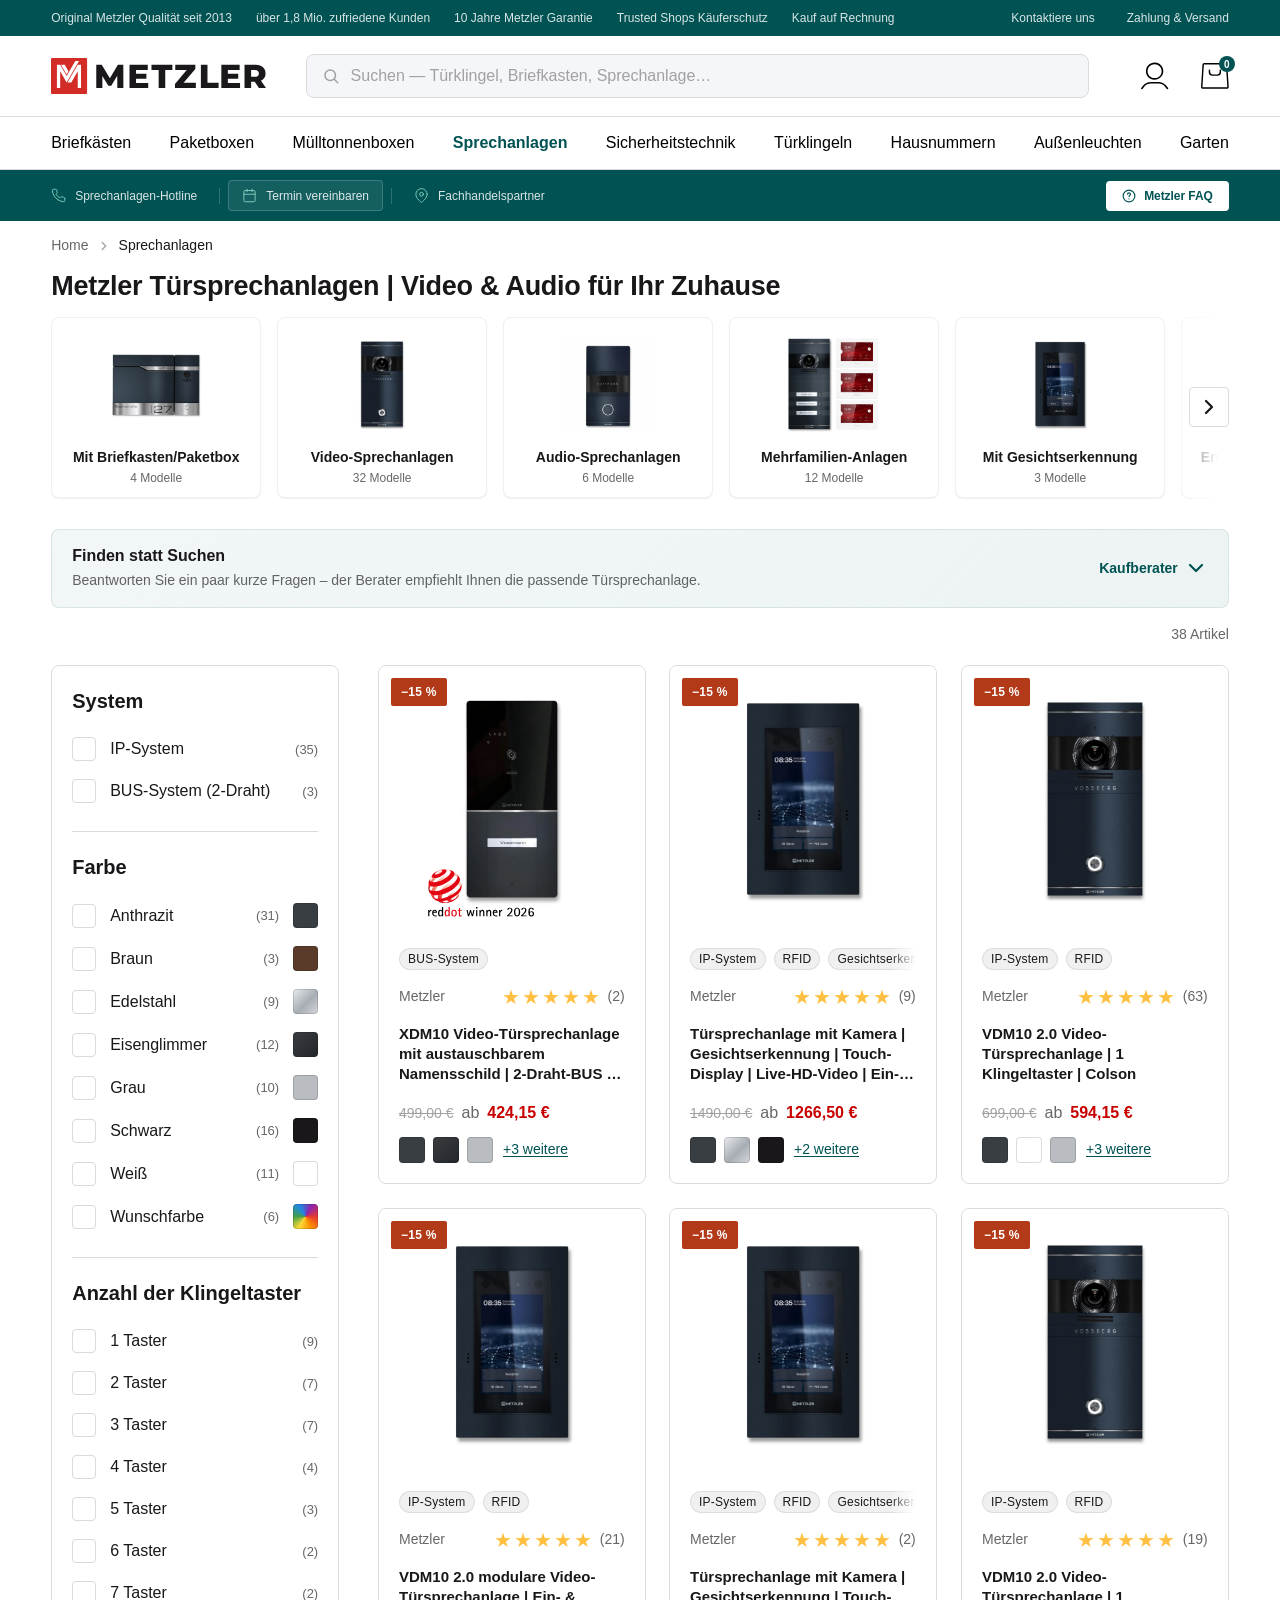
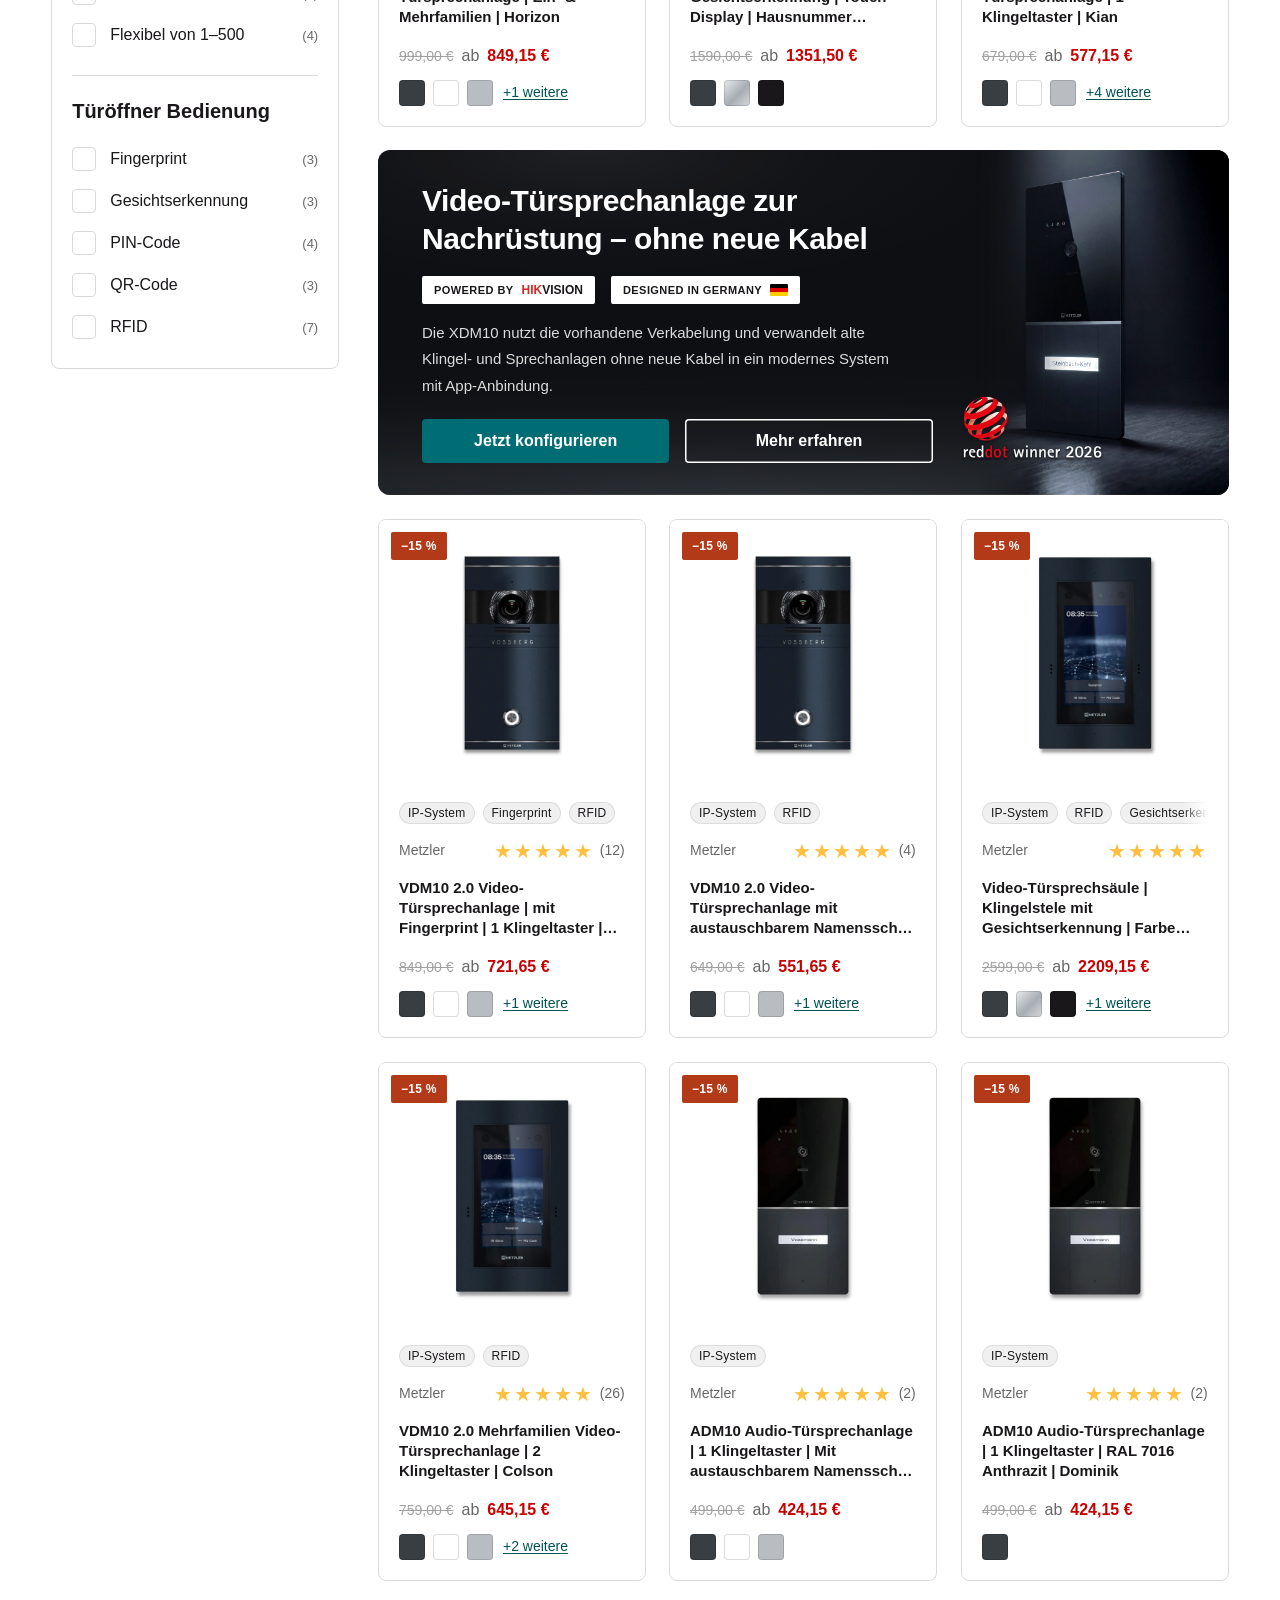
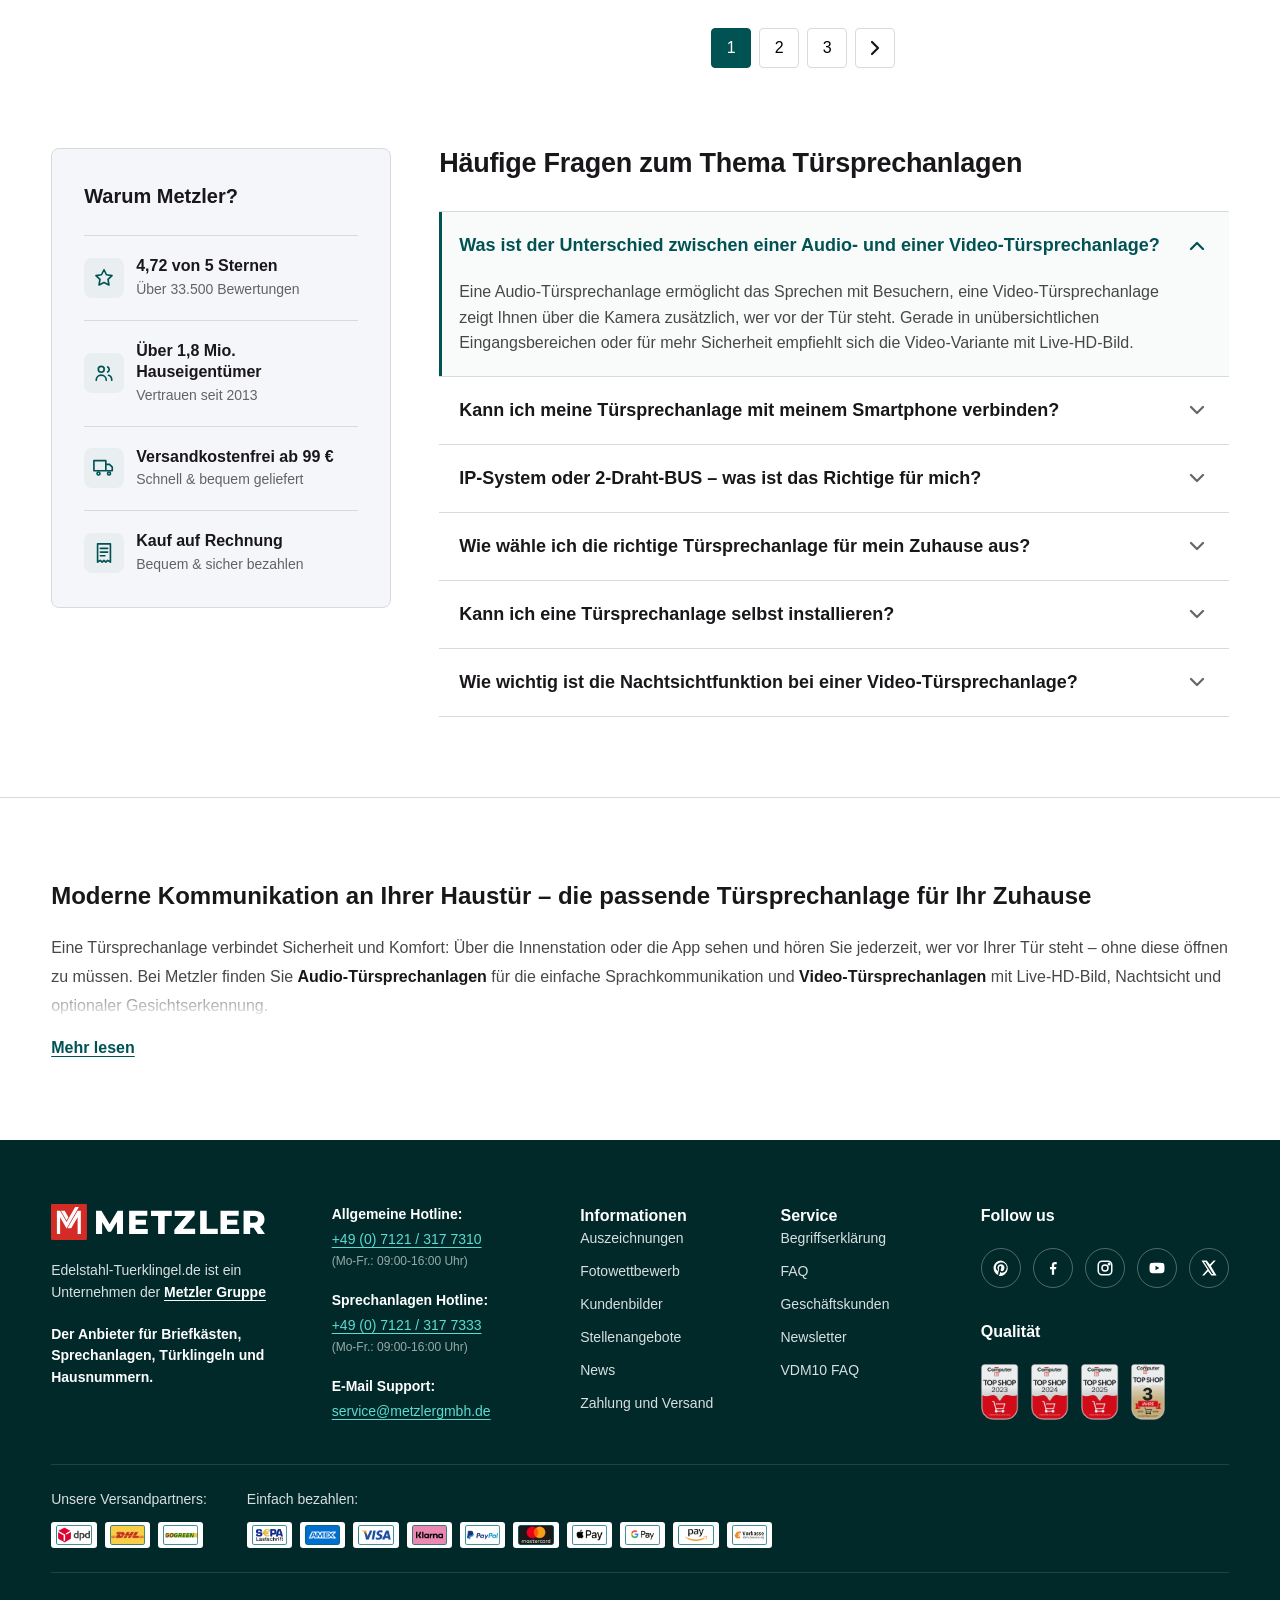
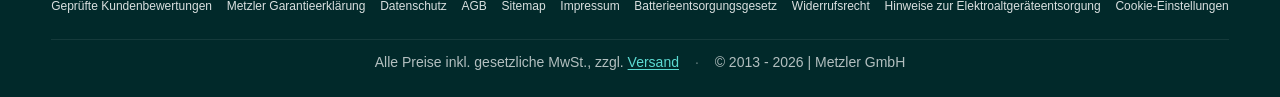
<file: docs/PLP/sprechanlage.html>
<!DOCTYPE html>
<html lang="de">
<head>
<style id="pf-ext-css">[data-pf-ext]{pointer-events:none !important;cursor:default !important;}</style>
<meta charset="UTF-8" />
<meta name="viewport" content="width=device-width, initial-scale=1" />
<title>Türsprechanlagen online kaufen | Video & Audio — Metzler</title>
<meta name="description" content="Moderne Türsprechanlagen von Metzler: Video- & Audio-Gegensprechanlagen, IP- und 2-Draht-BUS-Systeme, Ein- und Mehrfamilien, mit Fingerprint, Gesichtserkennung & App-Anbindung." />
<link rel="stylesheet" href="../Home/styles-v2.css?v=9" />
<link rel="stylesheet" href="plp.css?v=261" />
  <meta name="robots" content="noindex, nofollow" />
</head>
<body class="plp sprech">

<!-- ===== SVG ICON SPRITE (from home design system) ===== -->
<svg width="0" height="0" style="position:absolute" aria-hidden="true">
  <defs>
    <symbol id="i-search" viewBox="0 0 24 24" fill="none" stroke="currentColor" stroke-width="2" stroke-linecap="round" stroke-linejoin="round"><circle cx="11" cy="11" r="7"/><path d="M21 21l-4.3-4.3"/></symbol>
    <symbol id="i-search-m" viewBox="0 0 19 20" fill="currentColor"><path d="M16.625 8.86618C16.6247 4.81893 13.2882 1.49999 9.125 1.49999C4.96183 1.49999 1.62525 4.81893 1.625 8.86618C1.625 12.9136 4.96168 16.2333 9.125 16.2333V17.7333L8.66211 17.7216C3.90667 17.4843 0.125 13.6101 0.125 8.86618C0.125251 3.96948 4.15459 0 9.125 0C14.0954 0 18.1248 3.96948 18.125 8.86618C18.125 13.7631 14.0956 17.7333 9.125 17.7333V16.2333C13.2883 16.2333 16.625 12.9136 16.625 8.86618Z"/><path d="M18.659 19.6237C18.3683 19.9188 17.8935 19.9222 17.5984 19.6316L13.4441 15.5398L14.4969 14.4704L18.6511 18.5632C18.9462 18.8539 18.9496 19.3287 18.659 19.6237Z"/></symbol>
    <symbol id="i-menu-m" viewBox="0 0 21 17" fill="currentColor"><path d="M0 0.8C0 0.358172 0.358172 0 0.8 0H20.2C20.6418 0 21 0.358172 21 0.8C21 1.24183 20.6418 1.6 20.2 1.6H0.799999C0.358171 1.6 0 1.24183 0 0.8Z"/><path d="M0 8.4C0 7.95817 0.358172 7.6 0.8 7.6H14.2C14.6418 7.6 15 7.95817 15 8.4C15 8.84183 14.6418 9.2 14.2 9.2H0.8C0.358172 9.2 0 8.84183 0 8.4Z"/><path d="M0 16C0 15.5582 0.358172 15.2 0.8 15.2H20.2C20.6418 15.2 21 15.5582 21 16C21 16.4418 20.6418 16.8 20.2 16.8H0.799999C0.358171 16.8 0 16.4418 0 16Z"/></symbol>
    <symbol id="i-chevron-down" viewBox="0 0 24 24" fill="none" stroke="currentColor" stroke-width="2.25" stroke-linecap="round" stroke-linejoin="round"><path d="M6 9l6 6 6-6"/></symbol>
    <symbol id="i-chevron-right" viewBox="0 0 24 24" fill="none" stroke="currentColor" stroke-width="2.25" stroke-linecap="round" stroke-linejoin="round"><path d="M9 6l6 6-6 6"/></symbol>
    <symbol id="i-truck" viewBox="0 0 24 24" fill="none" stroke="currentColor" stroke-width="1.8" stroke-linejoin="round" stroke-linecap="round"><path d="M1 4h13v11H1zM14 8h4l3 3v4h-7z"/><circle cx="6" cy="18" r="1.6"/><circle cx="17.5" cy="18" r="1.6"/></symbol>
    <symbol id="i-receipt" viewBox="0 0 24 24" fill="none" stroke="currentColor" stroke-width="1.8" stroke-linejoin="round" stroke-linecap="round"><path d="M5 2h14v20l-3-2-2 2-2-2-2 2-2-2-3 2z"/><path d="M8 7h8M8 11h8M8 15h5"/></symbol>
    <symbol id="i-star" viewBox="0 0 24 24" fill="none" stroke="currentColor" stroke-width="1.8" stroke-linejoin="round" stroke-linecap="round"><path d="M12 3l2.7 5.46 6.03.88-4.36 4.25 1.03 6.01L12 16.9 6.57 19.6l1.03-6.01L3.24 9.34l6.03-.88z"/></symbol>
    <symbol id="i-users" viewBox="0 0 24 24" fill="none" stroke="currentColor" stroke-width="1.8" stroke-linecap="round" stroke-linejoin="round"><circle cx="9" cy="8" r="3.2"/><path d="M3.5 20c0-3.3 2.5-5.7 5.5-5.7s5.5 2.4 5.5 5.7"/><path d="M16 5.4a3.2 3.2 0 010 5.6"/><path d="M17 14.5c2 .6 3.5 2.6 3.5 5.5"/></symbol>
    <symbol id="i-sliders" viewBox="0 0 24 24" fill="none" stroke="currentColor" stroke-width="2" stroke-linecap="round" stroke-linejoin="round"><path d="M4 6h16M4 12h16M4 18h16"/><circle cx="9" cy="6" r="2" fill="#fff"/><circle cx="15" cy="12" r="2" fill="#fff"/><circle cx="8" cy="18" r="2" fill="#fff"/></symbol>
    <symbol id="i-x" viewBox="0 0 24 24" fill="none" stroke="currentColor" stroke-width="2.2" stroke-linecap="round"><line x1="6" y1="6" x2="18" y2="18"/><line x1="6" y1="18" x2="18" y2="6"/></symbol>
    <symbol id="i-instagram" viewBox="0 0 24 24" fill="none" stroke="currentColor" stroke-width="2" stroke-linecap="round" stroke-linejoin="round"><rect x="3" y="3" width="18" height="18" rx="5"/><circle cx="12" cy="12" r="4"/><circle cx="17.5" cy="6.5" r="1" fill="currentColor"/></symbol>
    <symbol id="i-facebook" viewBox="0 0 24 24" fill="currentColor"><path d="M13.5 21v-7.5h2.5l.5-3h-3V8.5c0-.9.3-1.5 1.5-1.5H17V4.2c-.5-.1-1.5-.2-2.5-.2-2.4 0-4 1.4-4 4v2.5H8v3h2.5V21h3z"/></symbol>
    <symbol id="i-youtube" viewBox="0 0 24 24" fill="currentColor"><path d="M21.6 7.2c-.2-.9-.9-1.6-1.8-1.8C18.2 5 12 5 12 5s-6.2 0-7.8.4c-.9.2-1.6.9-1.8 1.8C2 8.8 2 12 2 12s0 3.2.4 4.8c.2.9.9 1.6 1.8 1.8 1.6.4 7.8.4 7.8.4s6.2 0 7.8-.4c.9-.2 1.6-.9 1.8-1.8.4-1.6.4-4.8.4-4.8s0-3.2-.4-4.8zM10 15V9l5.2 3-5.2 3z"/></symbol>
    <symbol id="i-pinterest" viewBox="0 0 24 24" fill="currentColor"><path d="M12 2a10 10 0 00-3.6 19.3c-.1-.8-.2-2 0-2.9.2-.8 1.2-5 1.2-5s-.3-.6-.3-1.5c0-1.4.8-2.5 1.9-2.5.9 0 1.3.7 1.3 1.5 0 .9-.6 2.2-.9 3.5-.2 1 .5 1.9 1.6 1.9 1.9 0 3.4-2 3.4-5 0-2.6-1.9-4.4-4.5-4.4-3.1 0-4.9 2.3-4.9 4.7 0 .9.4 1.9.8 2.5.1.1.1.2.1.3l-.3 1.2c-.1.2-.2.3-.4.2-1.4-.7-2.3-2.7-2.3-4.4 0-3.6 2.6-6.9 7.5-6.9 3.9 0 7 2.8 7 6.6 0 3.9-2.5 7.1-5.9 7.1-1.2 0-2.3-.6-2.6-1.3l-.7 2.7c-.3 1-1 2.3-1.4 3.1A10 10 0 1012 2z"/></symbol>
    <symbol id="i-x-social" viewBox="0 0 24 24" fill="currentColor"><path d="M18.244 2H21l-6.54 7.47L22 22h-6.86l-4.39-5.74L5.6 22H2.84l7.01-8.01L2 2h7.04l3.97 5.25L18.244 2zm-2.4 18h1.79L7.24 4H5.34l10.5 16z"/></symbol>
  </defs>
</svg>

<!-- ===== TOPBAR ===== -->
<div class="topbar">
  <div class="container topbar__inner">
    <ul class="topbar__claims">
      <li>Original Metzler Qualität seit 2013</li>
      <li>über 1,8 Mio. zufriedene Kunden</li>
      <li><a href="#" data-pf-ext="1" tabindex="-1">10 Jahre Metzler Garantie</a></li>
      <li>Trusted Shops Käuferschutz</li>
      <li>Kauf auf Rechnung</li>
    </ul>
    <div class="topbar__links">
      <a href="#">Kontaktiere uns</a>
      <a href="#">Zahlung &amp; Versand</a>
    </div>
  </div>
</div>

<!-- ===== HEADER ===== -->
<header class="header">
  <div class="container">
    <div class="header__main">
      <div class="header__left-actions">
        <button class="header__burger" id="navBurger" data-nav-toggle aria-label="Menü öffnen" aria-expanded="false" aria-controls="mobileNav"><svg><use href="#i-menu-m"/></svg></button>
        <button class="header__search-icon" id="searchIcon" aria-label="Suchen" type="button"><svg><use href="#i-search-m"/></svg></button>
      </div>
      <a href="../Home/index.html" class="header__logo" aria-label="Metzler Startseite">
        <img src="../Home/Logo/Metzler_Logo-rot-schwarz.svg" alt="Metzler" />
      </a>
      <button class="header__kategorien" type="button" data-nav-toggle aria-controls="mobileNav" aria-expanded="false" aria-label="Kategorien">
        <img class="header__kategorien-icon" src="../Home/ICONS/menu.svg" alt="" aria-hidden="true" />
        <span class="header__kategorien-label">Kategorien</span>
      </button>
      <div class="header__search">
        <svg><use href="#i-search"/></svg>
        <input type="search" placeholder="Suchen — Türklingel, Briefkasten, Sprechanlage…" />
      </div>
      <div class="header__icons">
        <a class="icon-btn" href="#" aria-label="Mein Konto"><img src="../Home/ICONS/profile.svg" alt="" /></a>
        <a class="icon-btn" href="#" aria-label="Warenkorb"><img src="../Home/ICONS/cart.svg" alt="" /><span class="badge">0</span></a>
      </div>
    </div>
  </div>
  <nav class="header__nav" aria-label="Hauptnavigation">
    <div class="container">
      <button class="header__nav-all" type="button" data-nav-toggle aria-controls="mobileNav" aria-expanded="false" aria-label="Alle Kategorien">
        <img class="header__nav-all-icon" src="../Home/ICONS/menu.svg" alt="" aria-hidden="true" />
        <span class="header__nav-all-label">Alle</span>
      </button>
      <ul>
        <li class="hnav-item" data-mega-item>
          <a href="briefkasten.html"
             id="mm-trigger-briefkasten" data-mega-trigger
             aria-haspopup="true" aria-expanded="false" aria-controls="mm-panel-briefkasten">Briefkästen</a>

          <!-- Drop-panel spans the full nav width; inner .container realigns content to the page grid -->
          <div class="mega-panel" id="mm-panel-briefkasten" data-mega-panel
               role="region" aria-label="Briefkästen – Unterkategorien" aria-hidden="true">
            <!-- Asymmetric 75/25 split: subcategory grid (left) + persistent featured promo (right) -->
            <div class="container mega-layout">

              <!-- LEFT ZONE (~75%): standard subcategories as image tiles -->
              <ul class="mega-grid">
                <li><a class="mega-card" href="#grid">
                  <span class="mega-card__media"><img src="Product%20Image/einfamilien-briefkasten.png" alt="Einfamilien-Briefkasten" loading="lazy"></span>
                  <span class="mega-card__label">Einfamilien-Briefkasten</span></a></li>

                <li><a class="mega-card" href="#grid">
                  <span class="mega-card__media"><img src="Product%20Image/briefkasten-ohne-gravur.webp" alt="Briefkasten ohne Gravur" loading="lazy"></span>
                  <span class="mega-card__label">Briefkasten ohne Gravur</span></a></li>

                <li><a class="mega-card" href="#grid">
                  <span class="mega-card__media"><img src="Product%20Image/standbriefkaesten.webp" alt="Standbriefkästen" loading="lazy"></span>
                  <span class="mega-card__label">Standbriefkästen</span></a></li>

                <li><a class="mega-card" href="#grid">
                  <span class="mega-card__media"><img src="Product%20Image/briefkasten-klingel-sprechanlage.webp" alt="Briefkasten mit Klingel & Sprechanlage" loading="lazy"></span>
                  <span class="mega-card__label">Mit Klingel &amp; Sprechanlage</span></a></li>

                <li><a class="mega-card" href="#grid">
                  <span class="mega-card__media"><img src="Product%20Image/mehrfamilien-briefkaesten.webp" alt="Mehrfamilien Briefkästen" loading="lazy"></span>
                  <span class="mega-card__label">Mehrfamilien Briefkästen</span></a></li>

                <li><a class="mega-card" href="#grid">
                  <span class="mega-card__media"><img src="Product%20Image/unterputz-briefkaesten.webp" alt="Unterputz Briefkästen" loading="lazy"></span>
                  <span class="mega-card__label">Unterputz Briefkästen</span></a></li>

                <li><a class="mega-card" href="#grid">
                  <span class="mega-card__media"><img src="Product%20Image/paketboxen.webp" alt="Paketboxen" loading="lazy"></span>
                  <span class="mega-card__label">Paketboxen</span></a></li>

                <li><a class="mega-card" href="#grid">
                  <span class="mega-card__media"><img src="Product%20Image/briefkastenschilder.webp" alt="Briefkastenschilder" loading="lazy"></span>
                  <span class="mega-card__label">Briefkastenschilder</span></a></li>

                <li><a class="mega-card" href="#grid">
                  <span class="mega-card__media"><img src="Product%20Image/briefkastenstaender.webp" alt="Briefkastenständer" loading="lazy"></span>
                  <span class="mega-card__label">Briefkastenständer</span></a></li>

                <li><a class="mega-card" href="#grid">
                  <span class="mega-card__media"><img src="Product%20Image/ersatzteile-zubehoer.webp" alt="Ersatzteile & Zubehör" loading="lazy"></span>
                  <span class="mega-card__label">Ersatzteile &amp; Zubehör</span></a></li>
              </ul>

              <!-- RIGHT ZONE (~25%): featured Konfigurator poster (matches the Sprechanlage poster) -->
              <aside class="mega-poster" aria-label="Briefkastenanlagen Konfigurator">
                <div class="mega-poster__media">
                  <img class="mega-poster__bg" src="Poster/poster-briefkasten2.png" alt="Briefkastenanlage – 3D Konfigurator" loading="lazy">
                </div>
                <div class="mega-poster__content">
                  <span class="mega-poster__eyebrow">3D Konfigurator</span>
                  <h3 class="mega-poster__title">Briefkastenanlage individuell gestalten</h3>
                  <p class="mega-poster__features">Design · Farbe · Montageart</p>
                  <a class="mega-poster__cta" href="#">Jetzt konfigurieren</a>
                </div>
              </aside>

            </div>
          </div>
        </li>
        <li><a href="#">Paketboxen</a></li>
        <li><a href="#">Mülltonnenboxen</a></li>
        <li class="hnav-item" data-mega-item>
          <a href="#"
             id="mm-trigger-sprechanlagen" class="is-featured" data-mega-trigger
             aria-haspopup="true" aria-expanded="false" aria-controls="mm-panel-sprechanlagen">Sprechanlagen</a>

          <!-- Drop-panel: subcategory grid (left) + XDM10 poster (right) -->
          <div class="mega-panel" id="mm-panel-sprechanlagen" data-mega-panel
               role="region" aria-label="Türsprechanlagen – Unterkategorien" aria-hidden="true">
            <div class="container mega-layout">

              <!-- LEFT ZONE (~75%): subcategories as image tiles -->
              <ul class="mega-grid">
                <li><a class="mega-card" href="#grid">
                  <span class="mega-card__media"><img src="Product%20Image/Sprechanlage/video-station.png" alt="Video-Sprechanlagen" loading="lazy"></span>
                  <span class="mega-card__label">Video-Sprechanlagen</span></a></li>

                <li><a class="mega-card" href="#grid">
                  <span class="mega-card__media"><img src="Product%20Image/Sprechanlage/audio-station.png" alt="Audio-Sprechanlagen" loading="lazy"></span>
                  <span class="mega-card__label">Audio-Sprechanlagen</span></a></li>

                <li><a class="mega-card" href="#grid">
                  <span class="mega-card__media"><img src="Product%20Image/Sprechanlage/mehrfamilien-anlage.png" alt="Mehrfamilien-Anlagen" loading="lazy"></span>
                  <span class="mega-card__label">Mehrfamilien-Anlagen</span></a></li>

                <li><a class="mega-card" href="#grid">
                  <span class="mega-card__media"><img src="Product%20Image/Sprechanlage/touch-display-station.png" alt="Mit Gesichtserkennung" loading="lazy"></span>
                  <span class="mega-card__label">Mit Gesichtserkennung</span></a></li>

                <li><a class="mega-card" href="#grid">
                  <span class="mega-card__media"><img src="Product%20Image/Sprechanlage/briefkasten-paketbox.png" alt="Mit Briefkasten/Paketbox" loading="lazy"></span>
                  <span class="mega-card__label">Mit Briefkasten/Paketbox</span></a></li>

                <li><a class="mega-card" href="#grid">
                  <span class="mega-card__media"><img src="Product%20Image/Sprechanlage/innenstation.png" alt="Innenstationen" loading="lazy"></span>
                  <span class="mega-card__label">Innenstationen</span></a></li>

                <li><a class="mega-card" href="#grid">
                  <span class="mega-card__media"><img src="Product%20Image/Sprechanlage/bus-xdm10.png" alt="2-Draht-BUS (XDM10)" loading="lazy"></span>
                  <span class="mega-card__label">2-Draht-BUS (XDM10)</span></a></li>

                <li><a class="mega-card" href="#grid">
                  <span class="mega-card__media"><img src="Product%20Image/Sprechanlage/zubehoer.png" alt="Erweiterungen & Zubehör" loading="lazy"></span>
                  <span class="mega-card__label">Erweiterungen &amp; Zubehör</span></a></li>
              </ul>

              <!-- RIGHT ZONE (~25%): XDM10 poster (replaces the Konfigurator) -->
              <aside class="mega-poster" aria-label="XDM10 Video-Türsprechanlage">
                <div class="mega-poster__media">
                  <img class="mega-poster__bg" src="Poster/poster-sprechanlage-xdm10.png" alt="XDM10 Video-Türsprechanlage – Red Dot Award Winner 2026" loading="lazy">
                </div>
                <div class="mega-poster__content">
                  <span class="mega-poster__eyebrow">Video-Türsprechanlage</span>
                  <h3 class="mega-poster__title">XDM10 – nachrüsten ohne neue Kabel</h3>
                  <p class="mega-poster__features">2-Draht-BUS · App-Anbindung · HD-Video</p>
                  <a class="mega-poster__cta" href="#">Jetzt konfigurieren</a>
                </div>
              </aside>

            </div>
          </div>
        </li>
        <li><a href="#">Sicherheitstechnik</a></li>
        <li><a href="#">Türklingeln</a></li>
        <li><a href="#">Hausnummern</a></li>
        <li><a href="#">Außenleuchten</a></li>
        <li><a href="#">Garten</a></li>
      </ul>
    </div>
  </nav>
</header>

<!-- ===== CONTACT / QUICK-ACTION BAR (immediately after the nav) ===== -->
<div class="quickbar" id="quickbar">
  <div class="container quickbar-inner">
    <!-- Mobile-only collapsed header -->
    <button class="qa-mobile-toggle" type="button" aria-expanded="false" aria-controls="qaPanel">
      <span>Info &amp; Hilfecenter</span>
      <svg class="chev" viewBox="0 0 24 24" fill="none" stroke="currentColor" stroke-width="2" stroke-linecap="round" stroke-linejoin="round" aria-hidden="true"><path d="M6 9l6 6 6-6"/></svg>
    </button>

    <div class="qa-panel" id="qaPanel">
    <div class="qa-group" id="quickbarItems">
      <a class="qa" href="#" data-pf-ext="1" tabindex="-1">
        <span class="qa-ico"><svg viewBox="0 0 24 24" fill="none" stroke="currentColor" stroke-linecap="round" stroke-linejoin="round"><path d="M22 16.92v3a2 2 0 0 1-2.18 2 19.79 19.79 0 0 1-8.63-3.07 19.5 19.5 0 0 1-6-6A19.79 19.79 0 0 1 2.12 4.18 2 2 0 0 1 4.11 2h3a2 2 0 0 1 2 1.72c.13.96.36 1.9.7 2.81a2 2 0 0 1-.45 2.11L8.09 9.91a16 16 0 0 0 6 6l1.27-1.27a2 2 0 0 1 2.11-.45c.91.34 1.85.57 2.81.7A2 2 0 0 1 22 16.92z"/></svg></span>
        <span class="qa-body">
          <span class="qa-label">Sprechanlagen-Hotline</span>
          <span class="qa-meta"><strong>07121&nbsp;/&nbsp;317&nbsp;7333</strong></span>
        </span>
        <span class="qa-arrow"><svg viewBox="0 0 24 24" fill="none" stroke="currentColor" stroke-linecap="round" stroke-linejoin="round"><path d="M9 6l6 6-6 6"/></svg></span>
      </a>
      <span class="qa-divider"></span>
      <button class="qa termin" type="button" data-open-modal>
        <span class="qa-ico"><svg viewBox="0 0 24 24" fill="none" stroke="currentColor" stroke-linecap="round" stroke-linejoin="round"><rect x="3" y="4" width="18" height="18" rx="2"/><path d="M16 2v4M8 2v4M3 10h18"/></svg></span>
        <span class="qa-body">
          <span class="qa-label">Termin vereinbaren</span>
          <span class="qa-meta">Persönlichen Beratungstermin buchen.</span>
        </span>
        <span class="qa-arrow"><svg viewBox="0 0 24 24" fill="none" stroke="currentColor" stroke-linecap="round" stroke-linejoin="round"><path d="M9 6l6 6-6 6"/></svg></span>
      </button>
      <span class="qa-divider"></span>
      <a class="qa" href="#partner">
        <span class="qa-ico"><svg viewBox="0 0 24 24" fill="none" stroke="currentColor" stroke-linecap="round" stroke-linejoin="round"><path d="M21 10c0 7-9 13-9 13S3 17 3 10a9 9 0 1 1 18 0z"/><circle cx="12" cy="10" r="3"/></svg></span>
        <span class="qa-body">
          <span class="qa-label">Fachhandelspartner</span>
          <span class="qa-meta">Installationspartner in Ihrer Nähe.</span>
        </span>
        <span class="qa-arrow"><svg viewBox="0 0 24 24" fill="none" stroke="currentColor" stroke-linecap="round" stroke-linejoin="round"><path d="M9 6l6 6-6 6"/></svg></span>
      </a>
    </div>

    <a class="qa-cta" href="#beratung">
      <span class="qa-ico"><svg viewBox="0 0 24 24" fill="none" stroke="currentColor" stroke-linecap="round" stroke-linejoin="round"><circle cx="12" cy="12" r="10"/><path d="M9.5 9a2.5 2.5 0 0 1 5 0c0 1.5-2.5 2-2.5 4M12 17h.01"/></svg></span>
      <span class="qa-body">
        <span class="qa-label">Metzler FAQ</span>
        <span class="qa-meta">Antworten auf häufige Fragen.</span>
      </span>
      <span class="qa-arrow"><svg viewBox="0 0 24 24" fill="none" stroke="currentColor" stroke-linecap="round" stroke-linejoin="round"><path d="M9 6l6 6-6 6"/></svg></span>
    </a>
    </div>
  </div>
</div>

<!-- ===== CONTACT MODAL (opened by Info- & Hilfecenter) ===== -->
<div class="overlay" id="contactModal" role="dialog" aria-modal="true" aria-labelledby="mt" aria-hidden="true">
  <div class="modal">
    <button class="m-close" type="button" aria-label="Schließen" data-close-modal>
      <svg width="14" height="14" viewBox="0 0 14 14" fill="none" aria-hidden="true" focusable="false"><path d="M1 1l12 12M13 1L1 13" stroke="currentColor" stroke-width="2" stroke-linecap="round"/></svg>
    </button>

    <aside class="brand">
      <div class="brand-head">
        <h1>Sprechen Sie<br>mit einem <em>Experten</em></h1>
        <p class="lede">Persönliche Beratung, technischer Support und Metzler Partnerbetriebe — wir sind für Sie da.</p>
      </div>
      <div class="brand-foot">
        <span class="label">Hotline</span>
        <a class="phone" href="#" data-pf-ext="1" tabindex="-1">+49 (0) 7121 / 317 7333</a>
        <span class="m-meta">Mo–Fr · 09:00–16:00 Uhr</span>
        <a class="mail" href="#" data-pf-ext="1" tabindex="-1">service@metzlergmbh.de</a>
      </div>
    </aside>

    <section class="actions">
      <p class="m-eyebrow">Kontakt &amp; Service</p>
      <h2 id="mt">Wie können wir Ihnen helfen?</h2>
      <p class="sub">Wählen Sie Ihr Anliegen – wir helfen Ihnen gerne weiter.</p>

      <div class="list">
        <a class="row" href="#docs">
          <span class="ico"><svg viewBox="0 0 24 24" fill="none" stroke="currentColor" stroke-linecap="round" stroke-linejoin="round"><path d="M14 2H6a2 2 0 0 0-2 2v16a2 2 0 0 0 2 2h12a2 2 0 0 0 2-2V8z"/><path d="M14 2v6h6"/></svg></span>
          <span class="body">
            <span class="label">Dokumentation &amp; Downloads</span>
            <span class="m-meta">Anleitungen, häufig gestellte Fragen und Tipps.</span>
          </span>
          <span class="arrow"><svg viewBox="0 0 24 24" fill="none" stroke="currentColor" stroke-linecap="round"><path d="M9 6l6 6-6 6"/></svg></span>
        </a>
        <a class="row" href="#beratung">
          <span class="ico"><svg viewBox="0 0 24 24" fill="none" stroke="currentColor" stroke-linecap="round" stroke-linejoin="round"><path d="M21 15a2 2 0 0 1-2 2H7l-4 4V5a2 2 0 0 1 2-2h14a2 2 0 0 1 2 2v10z"/></svg></span>
          <span class="body">
            <span class="label">Produktberatung &amp; Bestellung</span>
            <span class="m-meta">Beratung vor dem Kauf einer Sprechanlage.</span>
          </span>
          <span class="arrow"><svg viewBox="0 0 24 24" fill="none" stroke="currentColor" stroke-linecap="round"><path d="M9 6l6 6-6 6"/></svg></span>
        </a>
        <a class="row" href="#support">
          <span class="ico"><svg viewBox="0 0 24 24" fill="none" stroke="currentColor" stroke-linecap="round" stroke-linejoin="round"><path d="M14.7 6.3a4 4 0 0 0-5.4 5.4L3 18v3h3l6.3-6.3a4 4 0 0 0 5.4-5.4l-2.5 2.5-2.1-2.1z"/></svg></span>
          <span class="body">
            <span class="label">Technischer Support</span>
            <span class="m-meta">Techniker Termin zur Einrichtung.</span>
          </span>
          <span class="arrow"><svg viewBox="0 0 24 24" fill="none" stroke="currentColor" stroke-linecap="round"><path d="M9 6l6 6-6 6"/></svg></span>
        </a>
        <a class="row" href="#partner">
          <span class="ico"><svg viewBox="0 0 24 24" fill="none" stroke="currentColor" stroke-linecap="round" stroke-linejoin="round"><path d="M21 10c0 7-9 13-9 13S3 17 3 10a9 9 0 1 1 18 0z"/><circle cx="12" cy="10" r="3"/></svg></span>
          <span class="body">
            <span class="label">Metzler Partnerbetriebe</span>
            <span class="m-meta">Installationspartner in Ihrer Nähe.</span>
          </span>
          <span class="arrow"><svg viewBox="0 0 24 24" fill="none" stroke="currentColor" stroke-linecap="round"><path d="M9 6l6 6-6 6"/></svg></span>
        </a>
      </div>
    </section>
  </div>
</div>

<!-- ===== MOBILE SLIDE-IN NAV ===== -->
<div class="mobile-nav" id="mobileNav" aria-hidden="true">
  <div class="mobile-nav__backdrop" data-close></div>
  <aside class="mobile-nav__panel" role="dialog" aria-label="Mobile Navigation">
    <div class="mobile-nav__head">
      <img src="../Home/Logo/Metzler_Logo-rot-schwarz.svg" alt="Metzler" />
      <button class="mobile-nav__close" data-close aria-label="Menü schließen">×</button>
    </div>
    <nav>
      <ul>
        <li><a href="briefkasten.html">Briefkästen</a></li>
        <li><a href="#">Paketboxen</a></li>
        <li><a href="#">Mülltonnenboxen</a></li>
        <li><a href="sprechanlage.html">Sprechanlagen</a></li>
        <li><a href="#">Sicherheitstechnik</a></li>
        <li><a href="#">Türklingeln</a></li>
        <li><a href="#">Hausnummern</a></li>
        <li><a href="#">Außenleuchten</a></li>
        <li><a href="#">Garten</a></li>
      </ul>
    </nav>
  </aside>
</div>

<main>

<!-- ===== BREADCRUMB ===== -->
<nav class="crumb" aria-label="Breadcrumb">
  <div class="container">
    <ol>
      <li><a href="../Home/index.html">Home</a></li>
      <li aria-hidden="true"><svg><use href="#i-chevron-right"/></svg></li>
      <li><span aria-current="page">Sprechanlagen</span></li>
    </ol>
  </div>
</nav>

<!-- ===== PAGE TITLE ===== -->
<section class="page-title">
  <div class="container">
    <div class="catalog__head">
      <h1 class="catalog__title">Metzler Türsprechanlagen | Video &amp; Audio für Ihr Zuhause</h1>
    </div>
  </div>
</section>

<!-- ===== SUBCATEGORY RAIL ===== -->
<section class="subnav" aria-label="Sprechanlagen-Typen">
  <div class="container">
    <div class="subnav__viewport">
      <button class="subnav__arrow subnav__arrow--prev" data-sub-scroll="prev" aria-label="Zurück"><svg><use href="#i-chevron-right"/></svg></button>
      <div class="subnav__track" id="subTrack">
        <!-- tiles injected by JS -->
      </div>
      <button class="subnav__arrow subnav__arrow--next" data-sub-scroll="next" aria-label="Weiter"><svg><use href="#i-chevron-right"/></svg></button>
    </div>
  </div>
</section>

<!-- ===== KI-KAUFBERATER (narrows the catalogue below) ===== -->
<section class="advisor" data-ai aria-label="Kaufberater">
  <div class="container">

    <!-- Collapsed dropdown header (default state) -->
    <button type="button" class="advisor__bar" data-ai-toggle aria-expanded="false" aria-controls="advisorPanel">
      <span class="advisor__bar-txt">
        <span class="advisor__bar-head">
          <span class="advisor__bar-title">Finden statt Suchen</span>
        </span>
        <span class="advisor__bar-sub">Beantworten Sie ein paar kurze Fragen – der Berater empfiehlt Ihnen die passende Türsprechanlage.</span>
      </span>
      <span class="advisor__bar-cta">Kaufberater<svg viewBox="0 0 24 24" aria-hidden="true"><use href="#i-chevron-right"/></svg></span>
    </button>

    <div class="advisor__card" id="advisorPanel">
      <button type="button" class="advisor__collapse" data-ai-toggle aria-label="Berater schließen"><svg viewBox="0 0 24 24" aria-hidden="true"><use href="#i-chevron-right"/></svg></button>

      <!-- Guided quiz (steps rendered by JS) -->
      <div class="advisor__quiz" data-ai-quiz></div>

      <!-- Result summary (injected) -->
      <div class="advisor__results" data-ai-results aria-live="polite" hidden></div>

    </div>
  </div>
</section>

<!-- ===== TOOLBAR + GRID ===== -->
<section class="catalog section" id="grid" aria-label="Produkte">
  <div class="container">

    <div class="catalog__bar">
      <button class="catalog__filter-btn" id="openFilters" type="button">
        <svg><use href="#i-sliders"/></svg> Filter
      </button>
      <div class="catalog__chips" id="activeChips" aria-label="Aktive Filter"></div>
      <button class="catalog__clear" id="clearAll" type="button" hidden>Alle entfernen</button>
      <div class="catalog__count" id="resultCount" aria-live="polite">38 Artikel</div>
    </div>

    <div class="catalog__layout">

      <!-- FILTER SIDEBAR -->
      <aside class="filters" id="filters" aria-label="Filter">
        <div class="filters__head">
          <span>Filter</span>
          <button class="filters__close" id="closeFilters" type="button" aria-label="Filter schließen"><svg><use href="#i-x"/></svg></button>
        </div>

        <!-- System -->
        <div class="facet">
          <h3 class="facet__title">System</h3>
          <div class="facet__body" id="facet-system" data-group="system"></div>
        </div>

        <!-- Farbe -->
        <div class="facet">
          <h3 class="facet__title">Farbe</h3>
          <div class="facet__body" id="facet-color" data-group="color"></div>
        </div>

        <!-- Anzahl der Klingeltaster -->
        <div class="facet">
          <h3 class="facet__title">Anzahl der Klingeltaster</h3>
          <div class="facet__body" id="facet-klingel" data-group="klingel"></div>
        </div>

        <!-- Türöffner Bedienung -->
        <div class="facet">
          <h3 class="facet__title">Türöffner Bedienung</h3>
          <div class="facet__body" id="facet-tuer" data-group="tuer"></div>
        </div>

      </aside>

      <!-- PRODUCT GRID -->
      <div class="catalog__main">
        <div class="pgrid" id="productGrid" aria-live="polite"></div>

        <!-- Empty state -->
        <div class="pgrid-empty" id="emptyState" hidden>
          <svg viewBox="0 0 24 24" fill="none" stroke="currentColor" stroke-width="1.6" stroke-linecap="round" stroke-linejoin="round"><circle cx="11" cy="11" r="7"/><path d="M21 21l-4.3-4.3"/></svg>
          <h3>Keine Türsprechanlagen gefunden</h3>
          <p>Mit dieser Filter-Kombination gibt es aktuell keine Treffer. Entfernen Sie einen Filter, um mehr Modelle zu sehen.</p>
          <button class="btn btn--secondary" id="emptyReset" type="button">Filter zurücksetzen</button>
        </div>

        <!-- Pagination -->
        <nav class="pagination" id="pagination" aria-label="Seiten"></nav>
      </div>

    </div>
  </div>
</section>
<div class="filters__backdrop" id="filtersBackdrop" hidden></div>

<!-- ===== FAQ ===== -->
<section class="faq section" id="beratung" aria-label="Häufige Fragen">
  <div class="container">
    <div class="faq__inner">
      <aside class="faq__aside">
        <h3>Warum Metzler?</h3>
        <ul class="faq__usps">
          <li class="faq__usp"><span class="faq__usp-ic"><svg><use href="#i-star"/></svg></span><div><strong>4,72 von 5 Sternen</strong><span>Über 33.500 Bewertungen</span></div></li>
          <li class="faq__usp"><span class="faq__usp-ic"><svg><use href="#i-users"/></svg></span><div><strong>Über 1,8 Mio. Hauseigentümer</strong><span>Vertrauen seit 2013</span></div></li>
          <li class="faq__usp"><span class="faq__usp-ic"><svg><use href="#i-truck"/></svg></span><div><strong>Versandkostenfrei ab 99 €</strong><span>Schnell &amp; bequem geliefert</span></div></li>
          <li class="faq__usp"><span class="faq__usp-ic"><svg><use href="#i-receipt"/></svg></span><div><strong>Kauf auf Rechnung</strong><span>Bequem &amp; sicher bezahlen</span></div></li>
        </ul>
      </aside>
      <div>
        <h2 class="section-title" style="margin-bottom:var(--sp-8)">Häufige Fragen zum Thema Türsprechanlagen</h2>
        <div class="faq__list">
          <details class="faq__item" name="faq" open>
            <summary class="faq__q">Was ist der Unterschied zwischen einer Audio- und einer Video-Türsprechanlage?<span class="faq__q-icon"><svg><use href="#i-chevron-down"/></svg></span></summary>
            <div class="faq__a">Eine Audio-Türsprechanlage ermöglicht das Sprechen mit Besuchern, eine Video-Türsprechanlage zeigt Ihnen über die Kamera zusätzlich, wer vor der Tür steht. Gerade in unübersichtlichen Eingangsbereichen oder für mehr Sicherheit empfiehlt sich die Video-Variante mit Live-HD-Bild.</div>
          </details>
          <details class="faq__item" name="faq">
            <summary class="faq__q">Kann ich meine Türsprechanlage mit meinem Smartphone verbinden?<span class="faq__q-icon"><svg><use href="#i-chevron-down"/></svg></span></summary>
            <div class="faq__a">Ja. Unsere IP-Systeme (VDM10 2.0, SDM10) binden sich per App ein – Sie nehmen Anrufe an, sehen das Kamerabild und öffnen die Tür auch von unterwegs. Eine Innenstation ist optional, aber nicht zwingend erforderlich.</div>
          </details>
          <details class="faq__item" name="faq">
            <summary class="faq__q">IP-System oder 2-Draht-BUS – was ist das Richtige für mich?<span class="faq__q-icon"><svg><use href="#i-chevron-down"/></svg></span></summary>
            <div class="faq__a">Im Neubau oder bei vorhandenem Netzwerk ist ein IP-System die flexibelste Lösung. Im Bestandsgebäude nutzt das 2-Draht-BUS-System (XDM10) die vorhandene Verkabelung – ideal zum Austausch alter Anlagen ohne neue Kabel.</div>
          </details>
          <details class="faq__item" name="faq">
            <summary class="faq__q">Wie wähle ich die richtige Türsprechanlage für mein Zuhause aus?<span class="faq__q-icon"><svg><use href="#i-chevron-down"/></svg></span></summary>
            <div class="faq__a">Entscheidend sind die Anzahl der Parteien (Klingeltaster), Audio oder Video, das vorhandene Kabelsystem und gewünschte Zutrittsfunktionen wie Fingerprint, Gesichtserkennung oder RFID. Unser Kaufberater oben grenzt die passenden Modelle in wenigen Fragen ein.</div>
          </details>
          <details class="faq__item" name="faq">
            <summary class="faq__q">Kann ich eine Türsprechanlage selbst installieren?<span class="faq__q-icon"><svg><use href="#i-chevron-down"/></svg></span></summary>
            <div class="faq__a">Mit handwerklichem Geschick und der mitgelieferten Anleitung ist die Montage gut selbst machbar – besonders beim 2-Draht-BUS-System, das vorhandene Leitungen weiternutzt. Bei IP-Anlagen ist ein Netzwerkanschluss erforderlich; im Zweifel hilft ein Elektrofachbetrieb.</div>
          </details>
          <details class="faq__item" name="faq">
            <summary class="faq__q">Wie wichtig ist die Nachtsichtfunktion bei einer Video-Türsprechanlage?<span class="faq__q-icon"><svg><use href="#i-chevron-down"/></svg></span></summary>
            <div class="faq__a">Sehr wichtig: Besuch kommt auch bei Dunkelheit. Unsere Video-Anlagen verfügen über eine IR-Nachtsicht, sodass Sie Personen am Eingang rund um die Uhr klar erkennen.</div>
          </details>
        </div>
      </div>
    </div>
  </div>
</section>

<!-- ===== SEO CONTENT (bottom of page) ===== -->
<section class="seo section" aria-label="Über Metzler Türsprechanlagen">
  <div class="container">
    <h2 class="seo__title">Moderne Kommunikation an Ihrer Haustür – die passende Türsprechanlage für Ihr Zuhause</h2>
    <div class="seo__text" id="seoText">
      <p>Eine Türsprechanlage verbindet Sicherheit und Komfort: Über die Innenstation oder die App sehen und hören Sie jederzeit, wer vor Ihrer Tür steht – ohne diese öffnen zu müssen. Bei Metzler finden Sie <strong>Audio-Türsprechanlagen</strong> für die einfache Sprachkommunikation und <strong>Video-Türsprechanlagen</strong> mit Live-HD-Bild, Nachtsicht und optionaler Gesichtserkennung.</p>
      <p>Wählen Sie zwischen modernen <strong>IP-Systemen</strong> für Neubau und Netzwerkanbindung und dem <strong>2-Draht-BUS-System (XDM10)</strong>, das vorhandene Klingelleitungen weiternutzt – ideal zum Austausch alter Anlagen ohne neue Kabel. Vom Einfamilienhaus bis zur Mehrfamilien-Anlage mit mehreren Klingeltastern ist für jede Wohnsituation das passende Modell dabei.</p>
      <p>Komfortfunktionen wie <strong>Fingerprint</strong>, <strong>RFID</strong>, <strong>PIN-Code</strong> und App-Steuerung machen den schlüssellosen Zutritt einfach und sicher. Hochwertige Materialien wie Edelstahl und V2A sorgen für ein langlebiges, wetterfestes Design, das harmonisch in Ihren Eingangsbereich passt.</p>
    </div>
    <button class="seo__toggle" id="seoToggle" type="button" aria-expanded="false">Mehr lesen</button>
  </div>
</section>

</main>

<!-- ===== FOOTER (from home design system) ===== -->
<footer class="footer">
  <div class="container">
    <div class="footer__top">
      <div class="footer__brand">
        <img src="../Home/Logo/Metzler_Logo-rot-Wei%C3%9F.svg" alt="Metzler" class="footer__brand-logo" />
        <p class="footer__brand-line">Edelstahl-Tuerklingel.de ist ein Unternehmen der <a href="#" class="footer__brand-link">Metzler Gruppe</a></p>
        <p class="footer__brand-strong">Der Anbieter für Briefkästen, Sprechanlagen, Türklingeln und Hausnummern.</p>
      </div>
      <div class="footer__hotline">
        <div class="footer__hotline-item">
          <strong class="footer__hotline-label">Allgemeine Hotline:</strong>
          <a class="footer__hotline-num" href="#" data-pf-ext="1" tabindex="-1">+49 (0) 7121 / 317 7310</a>
          <em>(Mo-Fr.: 09:00-16:00 Uhr)</em>
        </div>
        <div class="footer__hotline-item">
          <strong class="footer__hotline-label">Sprechanlagen Hotline:</strong>
          <a class="footer__hotline-num" href="#" data-pf-ext="1" tabindex="-1">+49 (0) 7121 / 317 7333</a>
          <em>(Mo-Fr.: 09:00-16:00 Uhr)</em>
        </div>
        <div class="footer__hotline-item">
          <strong class="footer__hotline-label">E-Mail Support:</strong>
          <a class="footer__hotline-num" href="#" data-pf-ext="1" tabindex="-1">service@metzlergmbh.de</a>
        </div>
      </div>
      <details class="footer__details" open>
        <summary><h4>Informationen</h4></summary>
        <ul class="footer__links">
          <li><a href="#">Auszeichnungen</a></li>
          <li><a href="#">Fotowettbewerb</a></li>
          <li><a href="#">Kundenbilder</a></li>
          <li><a href="#">Stellenangebote</a></li>
          <li><a href="#">News</a></li>
          <li><a href="#">Zahlung und Versand</a></li>
        </ul>
      </details>
      <details class="footer__details" open>
        <summary><h4>Service</h4></summary>
        <ul class="footer__links">
          <li><a href="#">Begriffserklärung</a></li>
          <li><a href="#">FAQ</a></li>
          <li><a href="#">Geschäftskunden</a></li>
          <li><a href="#">Newsletter</a></li>
          <li><a href="#">VDM10 FAQ</a></li>
        </ul>
      </details>
      <div class="footer__follow">
        <h4>Follow us</h4>
        <div class="footer__social">
          <a href="#" aria-label="Pinterest"><svg><use href="#i-pinterest"/></svg></a>
          <a href="#" aria-label="Facebook"><svg><use href="#i-facebook"/></svg></a>
          <a href="#" aria-label="Instagram"><svg><use href="#i-instagram"/></svg></a>
          <a href="#" aria-label="YouTube"><svg><use href="#i-youtube"/></svg></a>
          <a href="#" aria-label="X"><svg><use href="#i-x-social"/></svg></a>
        </div>
        <h4 class="footer__labels-title">Qualität</h4>
        <div class="footer__labels" aria-label="Top Shop Auszeichnungen">
          <img src="../Home/Trust%20badges/Top%20SHOP/Label1.png" alt="Top Shop 2023" />
          <img src="../Home/Trust%20badges/Top%20SHOP/Label2.png" alt="Top Shop 2024" />
          <img src="../Home/Trust%20badges/Top%20SHOP/Label3.png" alt="Top Shop 2025" />
          <img src="../Home/Trust%20badges/Top%20SHOP/Labels4.png" alt="Top Shop 3 Jahre" />
        </div>
      </div>
    </div>

    <div class="footer__partners">
      <div class="footer__partners-block">
        <span class="footer__partners-label">Unsere Versandpartners:</span>
        <div class="footer__partners-logos">
          <img src="../Home/Paymentshipping%20logos/DPD.png" alt="DPD" />
          <img src="../Home/Paymentshipping%20logos/DHL.png" alt="DHL" />
          <img src="../Home/Paymentshipping%20logos/GOGREEN.png" alt="GoGreen" />
        </div>
      </div>
      <div class="footer__partners-block">
        <span class="footer__partners-label">Einfach bezahlen:</span>
        <div class="footer__partners-logos">
          <img src="../Home/Paymentshipping%20logos/payment/SEPA.png" alt="SEPA" />
          <img src="../Home/Paymentshipping%20logos/payment/AMEX.png" alt="Amex" />
          <img src="../Home/Paymentshipping%20logos/payment/VISA.png" alt="Visa" />
          <img src="../Home/Paymentshipping%20logos/payment/KLARNA.png" alt="Klarna" />
          <img src="../Home/Paymentshipping%20logos/payment/PAYPAL.png" alt="PayPal" />
          <img src="../Home/Paymentshipping%20logos/payment/MASTER%20CARD.png" alt="Mastercard" />
          <img src="../Home/Paymentshipping%20logos/payment/APPLE%20PAY.png" alt="Apple Pay" />
          <img src="../Home/Paymentshipping%20logos/payment/GOOGLE%20PAY.png" alt="Google Pay" />
          <img src="../Home/Paymentshipping%20logos/payment/AMAZON.png" alt="Amazon Pay" />
          <img src="../Home/Paymentshipping%20logos/payment/VORKASEE.png" alt="Vorkasse" />
        </div>
      </div>
    </div>

    <nav class="footer__legal-links" aria-label="Rechtliches">
      <a href="#">Geprüfte Kundenbewertungen</a>
      <a href="#" data-pf-ext="1" tabindex="-1">Metzler Garantieerklärung</a>
      <a href="#">Datenschutz</a>
      <a href="#">AGB</a>
      <a href="#">Sitemap</a>
      <a href="#">Impressum</a>
      <a href="#">Batterieentsorgungsgesetz</a>
      <a href="#">Widerrufsrecht</a>
      <a href="#">Hinweise zur Elektroaltgeräteentsorgung</a>
      <a href="#">Cookie-Einstellungen</a>
    </nav>

    <div class="footer__copy">
      Alle Preise inkl. gesetzliche MwSt., zzgl. <a href="#">Versand</a>
      <span class="footer__copy-sep">·</span>
      © 2013 - 2026 | Metzler GmbH
    </div>
  </div>
</footer>

<script src="sprechanlage.js?v=96"></script>
<script>
  /* ===== Header behaviour (ported from home design system) ===== */
  (function(){
    var toggles = document.querySelectorAll('[data-nav-toggle]');
    var panel   = document.getElementById('mobileNav');
    if (!toggles.length || !panel) return;
    function setExpanded(v){ toggles.forEach(function(t){ t.setAttribute('aria-expanded', v?'true':'false'); }); }
    function syncTop(){
      var header = document.querySelector('.header');
      var inner = panel.querySelector('.mobile-nav__panel');
      if (header && inner) inner.style.top = Math.max(0, header.getBoundingClientRect().bottom) + 'px';
    }
    function open(){ syncTop(); panel.classList.add('is-open'); panel.setAttribute('aria-hidden','false'); setExpanded(true); document.body.style.overflow='hidden'; }
    function close(){ panel.classList.remove('is-open'); panel.setAttribute('aria-hidden','true'); setExpanded(false); document.body.style.overflow=''; }
    function toggle(){ panel.classList.contains('is-open') ? close() : open(); }
    toggles.forEach(function(t){ t.addEventListener('click', toggle); });
    panel.querySelectorAll('[data-close], a').forEach(function(el){ el.addEventListener('click', close); });
    document.addEventListener('keydown', function(e){ if(e.key==='Escape') close(); });
  })();

  (function(){
    var ticking = false;
    function update(){ document.body.classList.toggle('is-scrolled', window.scrollY > 0); ticking = false; }
    window.addEventListener('scroll', function(){ if(!ticking){ window.requestAnimationFrame(update); ticking = true; } }, { passive:true });
    update();
  })();

  (function(){
    var nav = document.querySelector('.header__nav'); if(!nav) return;
    var ul = nav.querySelector('ul'); if(!ul) return;
    var items = Array.prototype.slice.call(ul.children);
    var tabletMq = window.matchMedia('(min-width: 768px) and (max-width: 1023px)');
    function reset(){ items.forEach(function(li){ li.hidden = false; }); }
    function fit(){
      reset(); if(!tabletMq.matches) return;
      for (var i = items.length - 1; i >= 0; i--){ if (ul.scrollWidth <= ul.clientWidth + 1) break; items[i].hidden = true; }
    }
    if (document.fonts && document.fonts.ready) document.fonts.ready.then(fit); else window.addEventListener('load', fit);
    fit();
    var raf; window.addEventListener('resize', function(){ cancelAnimationFrame(raf); raf = requestAnimationFrame(fit); });
  })();

  /* ===== Rich mega-menu: intent-based hover, click/touch, keyboard, ARIA ===== */
  (function(){
    var DESKTOP     = window.matchMedia('(min-width: 768px)');   /* mega is active on tablet+ (≤767 uses the slide-in nav) */
    var OPEN_DELAY  = 100;   /* ms — ignore incidental pass-through hovers */
    var CLOSE_DELAY = 150;   /* ms — grace period that bridges diagonal cursor paths (anti-tunneling) */

    var items = [].slice.call(document.querySelectorAll('[data-mega-item]'));
    if (!items.length) return;

    var openTimer, closeTimer, current = null;
    var panelOf   = function(i){ return i.querySelector('[data-mega-panel]'); };
    var triggerOf = function(i){ return i.querySelector('[data-mega-trigger]'); };

    /* Single source of truth: class drives the CSS transition, ARIA drives assistive tech */
    function setState(item, isOpen){
      panelOf(item).classList.toggle('is-open', isOpen);
      panelOf(item).setAttribute('aria-hidden', isOpen ? 'false' : 'true');
      triggerOf(item).setAttribute('aria-expanded', isOpen ? 'true' : 'false');
    }
    function open(item){
      if (current === item) return;
      if (current) setState(current, false);     /* instant switch — no reopen delay */
      setState(item, true);
      current = item;
    }
    function close(item){
      setState(item, false);
      if (current === item) current = null;
    }

    items.forEach(function(item){
      var trig = triggerOf(item);

      /* Pointer: delayed open, grace-delayed close */
      item.addEventListener('mouseenter', function(){
        if (!DESKTOP.matches) return;
        clearTimeout(closeTimer);
        if (current && current !== item) { open(item); return; }   /* already browsing → switch now */
        openTimer = setTimeout(function(){ open(item); }, OPEN_DELAY);
      });
      item.addEventListener('mouseleave', function(){
        if (!DESKTOP.matches) return;
        clearTimeout(openTimer);
        closeTimer = setTimeout(function(){ close(item); }, CLOSE_DELAY);
      });

      /* Click / Enter / touch: a real href navigates (cross-page tab); else toggle */
      trig.addEventListener('click', function(e){
        if (!DESKTOP.matches) return;            /* mobile uses the slide-in nav */
        var href = trig.getAttribute('href');
        if (href && href !== '#') return;        /* follow the link to the other page */
        e.preventDefault();
        (current === item) ? close(item) : open(item);
      });

      /* Keyboard: close once focus leaves the item's subtree */
      item.addEventListener('focusout', function(e){
        if (!item.contains(e.relatedTarget)) close(item);
      });
    });

    /* Escape closes the active panel and restores focus to its trigger */
    document.addEventListener('keydown', function(e){
      if (e.key === 'Escape' && current){ var t = triggerOf(current); close(current); if (t) t.focus(); }
    });
    /* Click outside closes */
    document.addEventListener('click', function(e){
      if (current && !current.contains(e.target)) close(current);
    });
    /* Dropping below desktop collapses any open panel */
    DESKTOP.addEventListener('change', function(){ if (!DESKTOP.matches && current) close(current); });
  })();

  (function(){
    var input = document.querySelector('.header__search input'); if(!input) return;
    var mobileMq = window.matchMedia('(max-width: 720px)');
    var tabletMq = window.matchMedia('(min-width: 768px) and (max-width: 1023px)');
    function set(){
      if (mobileMq.matches) input.placeholder = 'Produkte suchen…';
      else if (tabletMq.matches) input.placeholder = 'Suchen — Türklingel, Briefkasten…';
      else input.placeholder = 'Suchen — Türklingel, Briefkasten, Sprechanlage…';
    }
    set(); mobileMq.addEventListener('change', set); tabletMq.addEventListener('change', set);
  })();
</script>

<style id="pf-lockdown-css">
footer a,[class*="topbar"] a,[class*="top-bar"] a,[class*="trustbar"] a,[class*="claims"] a{pointer-events:none !important;cursor:default !important;}
</style>
<script id="pf-lockdown-js">
(function(){function blk(a){if(!a)return false;var h=a.getAttribute('href')||'';if(/^(https?:|tel:|mailto:)/i.test(h))return true;return !!(a.closest&&a.closest('footer,[class*="topbar"],[class*="top-bar"],[class*="trustbar"],[class*="claims"]'));}
['click','auxclick'].forEach(function(ev){document.addEventListener(ev,function(e){var t=e.target;var a=t&&t.closest?t.closest('a'):null;if(a&&blk(a)){e.preventDefault();e.stopPropagation();}},true);});})();
</script>
<script id="pf-ext-js">(function(){var EXT=/^(https?:|tel:|mailto:)/i,OWN=/^https?:\/\/sabavafa\.github\.io/i;function bad(t){if(!t||!t.closest)return null;var el=t.closest('[data-pf-ext],[data-href][role=link]');if(el)return el;var a=t.closest('a');if(a){var h=a.getAttribute('href')||'';if(EXT.test(h)&&!OWN.test(h))return a;}return null;}['click','auxclick','keydown'].forEach(function(ev){document.addEventListener(ev,function(e){var el=bad(e.target);if(!el)return;if(ev!=='keydown'||e.key==='Enter'||e.key===' '){e.preventDefault();e.stopImmediatePropagation();}},true);});})();</script>
</body>
</html>
</file>
<file: Home/styles-v2.css>
/* ============================================================
   Metzler — Edelstahl-Tuerklingel.de · Premium Homepage Redesign
   Built on the official Metzler Design System (v1.0)
   ============================================================

   BREAKPOINT CONTRACT
   -------------------
   Mobile   : ≤ 767px
   Tablet   : 768px – 1023px
   Desktop  : ≥ 1024px

   New responsive rules MUST target one of these three tiers.
   Legacy queries (≤720, ≤900, ≤1100, ≤1280) remain in place
   for now but should be migrated section-by-section. Do not
   add new queries with non-standard bounds.
   ============================================================ */

/* ── Tokens ── */
:root {
  /* Colors — Primary */
  --teal: #015253;         /* DS teal-500 — primary CTA fill */
  --teal-600: #014A4B;     /* DS teal-600 — button hover/pressed */
  --teal-dark: #01292A;    /* DS teal-700 — button active */
  --teal-100: #E6EEEE;     /* DS teal-100 — secondary button hover fill */
  --teal-hover: #006D75;
  --teal-mint: #5CDBD3;
  --teal-5: rgba(1, 82, 83, 0.05);
  --teal-10: rgba(1, 82, 83, 0.10);

  /* Colors — Brand & status */
  --rot: #D42924;
  --schwarz: #1A171B;
  --green: #009951;
  --red-default: #C90000;

  /* Colors — Neutrals */
  --black: #000000;
  --black-80: rgba(0, 0, 0, 0.8);
  --white: #FFFFFF;
  --white-50: rgba(255, 255, 255, 0.5);
  --graphite-500: #A1A1A1;
  --graphite-300: #DADADA;
  --graphite-100: #F0F0F0;
  --paper-white: #F5F6FA;
  --text-muted: #6A6A6A;        /* muted caption ink — matches About us eyebrows */

  /* Type scale */
  --text-display: 2.875rem;     /* 46 */
  --text-h1: 1.875rem;          /* 30 */
  --text-h2: 1.5rem;            /* 24 */
  --text-h3: 1.25rem;           /* 20 */
  --text-h4: 1.125rem;          /* 18 */
  --text-body: 1rem;            /* 16 */
  --text-body-sm: 0.875rem;     /* 14 */
  --text-caption: 0.75rem;      /* 12 */

  --lh-display: 1.15;
  --lh-heading: 1.3;
  --lh-body: 1.5;

  /* Spacing scale */
  --sp-1: 4px;
  --sp-2: 8px;
  --sp-3: 12px;
  --sp-4: 16px;
  --sp-5: 20px;
  --sp-6: 24px;
  --sp-8: 32px;
  --sp-10: 40px;
  --sp-12: 48px;
  --sp-16: 64px;
  --sp-20: 80px;
  --sp-24: 96px;

  /* Radius */
  --r-xs: 1px;
  --r-s: 2px;
  --r-m: 4px;
  --r-l: 8px;
  --r-xl: 12px;
  --r-xxl: 20px;
  --r-pill: 9999px;

  /* Shadows */
  --shadow-sm: 0 1px 2px rgba(0, 0, 0, 0.04), 0 1px 1px rgba(0, 0, 0, 0.03);
  --shadow-md: 0 4px 12px rgba(0, 0, 0, 0.08);
  --shadow-lg: 0 12px 32px rgba(0, 0, 0, 0.12);
  --shadow-xl: 0 24px 64px rgba(0, 0, 0, 0.18);

  /* Layout */
  --container: 1380px;
  --gutter: var(--sp-6);
  --section-y: var(--sp-20);
}

/* ── Reset ── */
*, *::before, *::after { box-sizing: border-box; }
html { -webkit-text-size-adjust: 100%; scroll-behavior: smooth; }
body {
  margin: 0;
  font-family: "Helvetica Neue", Helvetica, Arial, sans-serif;
  font-size: var(--text-body);
  line-height: var(--lh-body);
  color: var(--black);
  background: var(--white);
  -webkit-font-smoothing: antialiased;
}
img, svg { display: block; max-width: 100%; }
a { color: inherit; text-decoration: none; }
button { font: inherit; cursor: pointer; border: 0; background: none; color: inherit; }
ul, ol { padding: 0; margin: 0; list-style: none; }
h1, h2, h3, h4, h5, h6, p { margin: 0; }

/* ── Utilities ── */
.container {
  width: 100%;
  max-width: var(--container);
  margin: 0 auto;
  padding-inline: clamp(var(--sp-6), 4vw, 56px);
}

/* Desktop (≥1440): match the main metzler site (edelstahl-tuerklingel.de)
   — a flat 1600px container with 100px gutters (1400px content), held at
   that cap on every larger screen so the layout stays consistent with the
   rest of the site instead of stretching out on wide monitors. */
@media (min-width: 1440px) {
  :root { --container: 1600px; }
  .container { padding-inline: 100px; }
}
.section { padding-block: var(--section-y); }
.eyebrow {
  font-size: var(--text-caption);
  font-weight: 700;
  letter-spacing: 0.15em;
  line-height: 1.4;
  text-transform: uppercase;
  color: var(--text-muted);
  margin-bottom: var(--sp-5);
}
.section-title {
  font-size: var(--text-display);
  font-weight: 700;
  line-height: var(--lh-display);
  color: var(--schwarz);
  letter-spacing: -0.01em;
}
.section-sub {
  margin-top: var(--sp-5);
  font-size: var(--text-h4);
  line-height: 1.5;
  color: rgba(0, 0, 0, 0.72);
  max-width: 56ch;
}

/* ── Buttons (per design system) ── */
.btn {
  display: inline-flex;
  align-items: center;
  gap: 7px;
  height: 48px;
  padding: 0 var(--sp-6);
  border-radius: var(--r-m);
  font-size: var(--text-body);
  font-weight: 700;
  line-height: 1;
  transition: background 0.18s ease, color 0.18s ease, border-color 0.18s ease, transform 0.18s ease;
  white-space: nowrap;
}
/* Buttons follow the design system: primary = teal-500 fill, hover
   teal-600, active teal-700; secondary = 2px outline, hover teal-100,
   active teal fill; secondary-light (on dark) = white outline, hover
   white 10%, active white fill / teal text. */
.btn--primary { background: var(--teal); color: var(--white); }
.btn--primary:hover { background: var(--teal-600); }
.btn--primary:active { background: var(--teal-dark); }
.btn--secondary {
  background: transparent;
  color: var(--teal);
  border: 2px solid var(--teal);
}
.btn--secondary:hover { background: var(--teal-100); }
.btn--secondary:active { background: var(--teal); color: var(--white); }
.btn--secondary-light {
  background: transparent;
  color: var(--white);
  border: 2px solid var(--white);
}
.btn--secondary-light:hover { background: rgba(255, 255, 255, 0.1); }
.btn--secondary-light:active { background: var(--white); color: var(--teal); }
.btn--arrow { padding-right: var(--sp-5); }
.btn--arrow svg { width: 9px; height: 16px; }
.btn--lg { height: 56px; padding-inline: var(--sp-8); font-size: var(--text-h4); }

/* Text link with underline accent */
.tlink {
  display: inline-flex;
  align-items: center;
  gap: 6px;
  font-weight: 500;
  color: var(--teal);
  border-bottom: 1.5px solid currentColor;
  padding-bottom: 2px;
}
.tlink:hover { color: var(--teal-hover); }
.tlink--mint { color: var(--teal-mint); }

/* ============================================================
   1. Sticky Header
   ============================================================ */
.topbar {
  background: var(--teal);
  color: var(--white);
  font-size: var(--text-caption);
}
.topbar__inner {
  display: flex;
  align-items: center;
  justify-content: space-between;
  height: 36px;
  gap: var(--sp-6);
}
.topbar__claims {
  display: flex;
  gap: var(--sp-6);
  align-items: center;
}
.topbar__claims li {
  display: flex;
  align-items: center;
  gap: 6px;
  color: rgba(255, 255, 255, 0.85);
}
.topbar__links {
  display: flex;
  gap: var(--sp-8);
  color: rgba(255, 255, 255, 0.85);
}
.topbar__links a:hover { color: var(--teal-mint); }

.header {
  position: sticky;
  top: 0;
  z-index: 50;
  background: var(--white);
  border-bottom: 1px solid var(--graphite-300);
}
.header__main {
  display: grid;
  grid-template-columns: auto 1fr auto;
  align-items: center;
  gap: var(--sp-10);
  height: 80px;
}
.header__logo img { height: 36px; }
.header__search {
  position: relative;
  width: 100%;
  max-width: 846px;
  justify-self: center;
}
.header__search input {
  width: 100%;
  height: 44px;
  padding: 0 var(--sp-5) 0 44px;
  background: var(--paper-white);
  border: 1px solid var(--graphite-300);
  border-radius: var(--r-l);
  font-size: var(--text-body);
  color: var(--black);
}
.header__search input::placeholder { color: var(--graphite-500); }
/* Replace the browser default clear-X (which Chrome/Edge tint with
   the system accent colour — usually blue) with a custom SVG in
   --graphite-500 so it matches the magnifier on the left. */
.header__search input::-webkit-search-cancel-button {
  -webkit-appearance: none;
  appearance: none;
  width: 16px;
  height: 16px;
  margin-left: 8px;
  cursor: pointer;
  background:
    url("data:image/svg+xml;utf8,<svg xmlns='http://www.w3.org/2000/svg' viewBox='0 0 24 24' fill='none' stroke='%23A1A1A1' stroke-width='2.2' stroke-linecap='round'><line x1='6' y1='6' x2='18' y2='18'/><line x1='6' y1='18' x2='18' y2='6'/></svg>")
    center / contain no-repeat;
  opacity: 0.85;
  transition: opacity 0.15s ease;
}
.header__search input::-webkit-search-cancel-button:hover { opacity: 1; }
.header__search input:focus {
  outline: none;
  border-color: var(--teal);
  box-shadow: 0 0 0 3px var(--teal-10);
}
.header__search svg {
  position: absolute;
  left: 16px;
  top: 50%;
  transform: translateY(-50%);
  width: 18px;
  height: 18px;
  color: var(--graphite-500);
}
.header__icons {
  display: flex;
  gap: var(--sp-2);
  justify-self: end;
  margin-right: -12px;
}

/* Hamburger button — hidden on desktop, shown on ≤720 */
.header__burger {
  display: none;
  width: 44px;
  height: 44px;
  background: transparent;
  border: 0;
  padding: 12px;
  cursor: pointer;
  flex-direction: column;
  justify-content: space-between;
  align-items: stretch;
}
/* Mobile-only search icon — hidden on desktop */
.header__search-icon {
  display: none;
}
/* Mobile-only left-actions wrapper — display: contents on desktop so
   the burger/search children (both display:none) don't add a grid slot */
.header__left-actions { display: contents; }
.header__burger span {
  display: block;
  height: 2px;
  background: var(--schwarz);
  border-radius: 1px;
}

/* ============================================================
   Mobile slide-in nav (≤720px)
   ============================================================ */
.mobile-nav {
  position: fixed;
  inset: 0;
  z-index: 1000;
  visibility: hidden;
  opacity: 0;
  transition: opacity 0.25s ease, visibility 0.25s;
}
.mobile-nav.is-open { visibility: visible; opacity: 1; }
.mobile-nav__backdrop {
  position: absolute;
  inset: 0;
  background: rgba(0, 0, 0, 0.55);
  backdrop-filter: blur(2px);
}
.mobile-nav__panel {
  position: absolute;
  top: 0; left: 0; bottom: 0;
  width: min(86vw, 380px);
  background: var(--white);
  display: flex;
  flex-direction: column;
  transform: translateX(-100%);
  transition: transform 0.3s cubic-bezier(0.22, 1, 0.36, 1);
  box-shadow: 4px 0 32px rgba(0, 0, 0, 0.2);
}
/* On mobile the drawer fills the entire viewport — full width
   AND full height — so it covers the sticky header / topbar
   completely. Reads as a true full-screen overlay. Uses
   position: fixed directly on the panel (not absolute inside
   the .mobile-nav parent) to avoid iOS Safari quirks where
   sticky-header stacking contexts intercept the drawer. */
@media (max-width: 767px) {
  .mobile-nav { z-index: 1100 !important; }
  .mobile-nav__panel {
    position: fixed !important;
    top: 0 !important;
    left: 0 !important;
    right: 0 !important;
    bottom: 0 !important;
    width: 100vw !important;
    height: 100vh !important;
    height: 100dvh !important;
    max-width: none !important;
    box-shadow: none !important;
    z-index: 1101 !important;
    margin: 0 !important;
    padding: 0 !important;
  }
}
.mobile-nav.is-open .mobile-nav__panel { transform: translateX(0); }
.mobile-nav__head {
  display: flex;
  align-items: center;
  justify-content: space-between;
  padding: var(--sp-5) var(--sp-6);
  border-bottom: 1px solid var(--graphite-300);
}
.mobile-nav__head img { height: 28px; }
.mobile-nav__close {
  width: 36px;
  height: 36px;
  border: 0;
  background: transparent;
  font-size: 28px;
  line-height: 1;
  cursor: pointer;
  color: var(--schwarz);
}
.mobile-nav nav { flex: 1; overflow-y: auto; padding: var(--sp-3) 0; }
.mobile-nav ul { list-style: none; margin: 0; padding: 0; }
.mobile-nav li { border-bottom: 1px solid var(--graphite-300); }
.mobile-nav a {
  display: block;
  padding: var(--sp-5) var(--sp-6);
  color: var(--schwarz);
  font-size: var(--text-body);
  font-weight: 600;
  text-decoration: none;
}
.mobile-nav a:active { background: var(--paper-white); }
.mobile-nav__cta {
  padding: var(--sp-5) var(--sp-6);
  border-top: 1px solid var(--graphite-300);
}
.mobile-nav__cta .btn { width: 100%; justify-content: center; }

/* ============================================================
   Sticky bottom action bar (≤720px)
   ============================================================ */
.mobile-bar {
  display: none;
  position: fixed;
  bottom: 0; left: 0; right: 0;
  z-index: 900;
  background: var(--white);
  border-top: 1px solid var(--graphite-300);
  box-shadow: 0 -2px 12px rgba(0, 0, 0, 0.08);
  padding: 8px env(safe-area-inset-right, 0) env(safe-area-inset-bottom, 8px) env(safe-area-inset-left, 0);
}
.mobile-bar__action {
  flex: 1;
  display: flex;
  flex-direction: column;
  align-items: center;
  gap: 4px;
  padding: 8px 4px;
  color: var(--schwarz);
  text-decoration: none;
  font-size: 11px;
  font-weight: 600;
  letter-spacing: 0.02em;
}
.mobile-bar__action svg,
.mobile-bar__action img { width: 22px; height: 22px; }
.mobile-bar__action--accent { color: var(--teal); }

@media (max-width: 720px) {
  .header__burger { display: flex; }
  .header__main { grid-template-columns: auto 1fr auto; }
  .header__nav { display: none; }
  /* Mobile sticky action bar removed — no bottom padding needed */
  .mobile-bar { display: none !important; }
  body { padding-bottom: 0; }
}

/* ============================================================
   MOBILE HEADER LOCK (≤720px) — placed AFTER all other mobile
   media queries so it wins the cascade against earlier rules.
   ============================================================ */
@media (max-width: 720px) {
  .header {
    position: sticky;
    top: 0;
    z-index: 90;
    background: var(--white);
  }
  /* 3-col grid: [burger+search group] | logo | [profile+cart group]
     Both side groups are flex containers with identical structure,
     guaranteeing pixel-perfect mirroring across the header. */
  .header__main {
    grid-template-columns: auto 1fr auto !important;
    gap: 0 !important;
    height: 64px !important;
    padding-block: 0 !important;
  }
  /* Left-actions flex container mirrors .header__icons exactly */
  .header__left-actions {
    display: flex;
    gap: 0;
    justify-self: start;
    margin-left: -13px;
  }
  /* Search bar hidden — replaced by icon button */
  .header__search { display: none !important; }

  /* Unified header buttons — burger, search, profile, cart all
     render identically: 48x48 frame, 22x22 glyph, pill radius */
  .header__burger,
  .header__search-icon,
  .icon-btn {
    width: 48px !important;
    height: 48px !important;
    padding: 0;
    background: transparent;
    border: 0;
    border-radius: var(--r-pill);
    color: var(--schwarz);
    cursor: pointer;
    display: inline-flex !important;
    align-items: center;
    justify-content: center;
    margin: 0;
  }
  .header__burger svg { width: 22px !important; height: 18px !important; color: var(--schwarz); }
  .header__search-icon svg { width: 20px !important; height: 21px !important; color: var(--schwarz); }
  .icon-btn svg,
  .icon-btn img { width: 22px !important; height: 22px !important; }

  /* Icons row has no internal gap so cart sits flush against profile,
     matching the burger-to-search adjacency */
  .header__icons { gap: 0 !important; margin-right: -13px !important; }

  /* Individual button margins reset — spacing handled by parent
     .header__left-actions flex container, mirroring .header__icons */
  .header__burger,
  .header__search-icon { margin-left: 0 !important; }

  /* Logo — center-aligned in its grid column */
  .header__logo { justify-self: center; }
  .header__logo img { height: 24px; }
}

/* Tablet header block moved to end of file to win source-order
   priority over the ≤900 block. See "TABLET HEADER" at bottom. */

/* ============================================================
   DESKTOP LOCK (≥1024px) — explicit guarantees so mobile rules
   from any earlier media query can NEVER leak onto desktop.
   ============================================================ */
@media (min-width: 1024px) {
  /* Mobile-only chrome is forced hidden on desktop. mobile-nav
     drawer is NOT force-hidden — it uses visibility/opacity for
     its own animation (visibility:hidden by default, visible on
     .is-open), so the desktop "Kategorien" button can open it. */
  .header__burger,
  .header__search-icon,
  .mobile-bar { display: none !important; }

  /* Scrolled state — body gains .is-scrolled when scrollY exceeds
     a threshold. The category strip hides and the compact
     "Kategorien" pill appears in the top row as its replacement. */
  body.is-scrolled .header__nav { display: none !important; }
  body.is-scrolled .header__kategorien { display: inline-flex; }

  /* Desktop horizontal nav is forced visible */
  .header__nav { display: block !important; }

  /* Search bar stays integrated into the top header row */
  .header__search {
    grid-column: auto !important;
    order: 0 !important;
    max-width: 846px !important;
    padding-bottom: 0 !important;
  }

  /* Header row stays its desktop height + grid columns */
  .header__main {
    grid-template-columns: auto 1fr auto !important;
    height: 80px !important;
    padding-block: 0 !important;
    gap: var(--sp-10) !important;
  }

  /* Body padding-bottom (mobile bar safe zone) removed */
  body { padding-bottom: 0 !important; }

  /* Re-flow header top row when scrolled — must come AFTER the
     desktop lock .header__main override above so it wins on
     source order despite !important on both sides. */
  body.is-scrolled .header__main {
    grid-template-columns: auto auto 1fr auto !important;
    gap: var(--sp-5) !important;
  }

  /* Desktop drawer — anchored below the sticky header (top: 80px)
     and no backdrop dim, so the rest of the page stays fully
     visible. Drawer keeps its default slide-from-left animation. */
  /* Let clicks outside the panel reach underlying elements (e.g.
     the Kategorien button) so it can act as a toggle. Re-enable
     pointer events only on the panel itself. */
  .mobile-nav { pointer-events: none; }
  .mobile-nav__panel { top: 80px; pointer-events: auto; }
  .mobile-nav__backdrop { display: none; }
  .mobile-nav__head { display: none; }

  /* Drawer rows on desktop: layout text on the left and a right
     chevron on the right of each link. */
  .mobile-nav a {
    display: flex;
    align-items: center;
    justify-content: space-between;
    gap: var(--sp-5);
  }
  .mobile-nav a::after {
    content: "";
    flex: 0 0 auto;
    width: 8px;
    height: 8px;
    border-right: 2px solid var(--graphite-500);
    border-top: 2px solid var(--graphite-500);
    transform: rotate(45deg);
    transition: border-color 0.15s ease, transform 0.15s ease;
  }
  .mobile-nav a:hover::after {
    border-color: var(--teal);
    transform: rotate(45deg) translate(2px, -2px);
  }
}
.icon-btn {
  width: 52px;
  height: 52px;
  display: inline-flex;
  align-items: center;
  justify-content: center;
  border-radius: var(--r-pill);
  color: var(--schwarz);
  position: relative;
}
.icon-btn:hover { background: var(--paper-white); }
.icon-btn svg,
.icon-btn img { width: 28px; height: 28px; }
.icon-btn .badge {
  position: absolute;
  top: 6px;
  right: 6px;
  min-width: 16px;
  height: 16px;
  padding: 0 4px;
  background: var(--teal);
  color: var(--white);
  border-radius: var(--r-pill);
  font-size: 10px;
  font-weight: 700;
  display: inline-flex;
  align-items: center;
  justify-content: center;
}

.header__nav {
  border-top: 1px solid var(--graphite-300);
}
.header__nav ul {
  display: flex;
  gap: var(--sp-4);
  height: 52px;
  align-items: center;
  justify-content: space-between;
  overflow-x: auto;
  scrollbar-width: none;
}
.header__nav ul::-webkit-scrollbar { display: none; }
.header__nav a {
  font-size: var(--text-body);
  font-weight: 500;
  color: var(--black);
  white-space: nowrap;
  padding-block: 6px;
  border-bottom: 2px solid transparent;
}
.header__nav a:hover { color: var(--teal); border-bottom-color: var(--teal); }
.header__nav a.is-featured {
  color: var(--teal);
  font-weight: 700;
}

/* "Kategorien" button in the top header row — visible only on
   desktop when the page is scrolled (body.is-scrolled). At rest,
   the full category strip is shown below; on scroll, the strip
   hides and this button replaces it as a compact entry point. */
.header__kategorien {
  display: none;
  align-items: center;
  gap: 10px;
  height: 40px;
  padding: 0 18px;
  background: var(--teal);
  color: var(--white);
  border-radius: var(--r-m);
  font-size: var(--text-body);
  font-weight: 700;
  letter-spacing: 0.01em;
  cursor: pointer;
  flex-shrink: 0;
  transition: background 0.18s ease;
}
.header__kategorien:hover { background: var(--teal-hover); }
.header__kategorien-icon { width: 18px; height: 15px; display: block; }

/* "Alle" button inside the category strip — visible only on tablet
   (768–1023). Hidden on mobile and desktop. */
.header__nav-all {
  display: none;
  align-items: center;
  gap: 10px;
  height: 36px;
  padding: 0 14px;
  background: var(--teal);
  color: var(--white);
  border-radius: var(--r-m);
  font-size: var(--text-body-sm);
  font-weight: 700;
  letter-spacing: 0.01em;
  cursor: pointer;
  flex: 0 0 auto;
  transition: background 0.18s ease;
}
.header__nav-all:hover { background: var(--teal-hover); }
.header__nav-all-icon {
  width: 16px;
  height: 13px;
  display: block;
}

/* Legacy .hero / .hero__* block removed — the homepage now uses
   .hero-banner instead. */

/* ============================================================
   3. Trust Bar
   ============================================================ */
/* Timeline of awards & proof — flip-card badges (ported from About us).
   Desktop: 7-badge row. Tablet/mobile: swipeable rail with arrows. */
.trustbar {
  background: var(--paper-white);
  /* padding-block inherits .section's var(--section-y) so the trust bar
     breathes at the same rhythm as every other content section. */
}
.trustbar::before { display: none; content: none; }
.trustbar__head {
  text-align: center;
  max-width: 720px;
  margin: 0 auto clamp(32px, 4vw, 48px);
}
.trustbar__rail {
  list-style: none;
  margin: 0;
  padding: 0;
  display: grid;
  grid-template-columns: repeat(7, 1fr);
  gap: clamp(8px, 1vw, 16px);
  position: relative;
}
.trustbar__rail::before {
  content: "";
  position: absolute;
  top: 56px;
  left: 6%;
  right: 6%;
  height: 1px;
  background: var(--graphite-300);
  z-index: 0;
}
.trustbar__item {
  position: relative;
  display: flex;
  flex-direction: column;
  align-items: center;
  text-align: center;
  padding: 0 clamp(4px, 0.6vw, 10px);
  cursor: default;
  outline: none;
}
.trustbar__icon {
  position: relative;
  z-index: 2;
  width: 112px;
  height: 112px;
  perspective: 1000px;
  background: transparent;
  border: 0;
}
.trustbar__face {
  position: absolute;
  inset: 0;
  display: grid;
  place-items: center;
  background: var(--white);
  border: 1px solid var(--graphite-300);
  border-radius: var(--r-l);
  box-shadow: 0 6px 22px rgba(0,0,0,0.05);
  backface-visibility: hidden;
  -webkit-backface-visibility: hidden;
  transition: transform 600ms cubic-bezier(.2, .7, .2, 1), box-shadow 320ms ease, border-color 320ms ease;
}
.trustbar__face--front { z-index: 2; transform: rotateY(0deg); }
.trustbar__face--back {
  z-index: 1;
  transform: rotateY(180deg);
  background: var(--white);
  border: 1px solid var(--teal);
  color: var(--schwarz);
  padding: 14px 12px;
  text-align: center;
  gap: 4px;
}
.trustbar__face--back strong {
  display: block;
  font-size: var(--text-body-sm);
  font-weight: 700;
  line-height: 1.15;
  color: var(--teal);
  letter-spacing: -0.005em;
}
.trustbar__face--back span {
  display: block;
  font-size: 11px;
  font-weight: 500;
  letter-spacing: 0.04em;
  line-height: 1.3;
  color: var(--text-muted);
}
.trustbar__cue-text {
  display: inline-flex;
  align-items: center;
  gap: 4px;
  margin-top: 8px;
  font-size: 11px;
  font-weight: 600;
  letter-spacing: 0.04em;
  color: var(--teal);
  text-decoration: underline;
  text-underline-offset: 3px;
  text-decoration-thickness: 1px;
  opacity: 0;
  transform: translateY(-2px);
  pointer-events: none;
  transition: opacity 220ms ease, transform 220ms ease;
}
.trustbar__cue-text svg { width: 12px; height: 12px; }
.trustbar__item.is-flipped .trustbar__cue-text,
.trustbar__item:hover .trustbar__cue-text,
.trustbar__item:focus-within .trustbar__cue-text,
.trustbar__item:focus-visible .trustbar__cue-text {
  opacity: 1;
  transform: translateY(0);
  pointer-events: auto;
}
.trustbar__face--front img,
.trustbar__face--front svg {
  width: 64px;
  height: 64px;
  object-fit: contain;
  display: block;
}
.trustbar__item:nth-child(1) .trustbar__face--front img { width: 62px; height: 62px; }
.trustbar__item:nth-child(2) .trustbar__face--front img { width: 86px; height: 86px; }
.trustbar__item:nth-child(3) .trustbar__face--front img { width: 64px; height: 64px; }
.trustbar__item:nth-child(4) .trustbar__face--front img { width: 86px; height: 86px; }
.trustbar__item:nth-child(5) .trustbar__face--front img { width: 94px; height: 94px; }
.trustbar__item:nth-child(6) .trustbar__face--front img { width: 94px; height: 94px; }
.trustbar__item:nth-child(7) .trustbar__face--front img { width: 70px; height: 70px; }
.trustbar__node { display: none; }
.trustbar__title {
  margin: clamp(20px, 2vw, 28px) 0 4px;
  font-size: var(--text-body-sm);
  font-weight: 700;
  letter-spacing: -0.005em;
  color: var(--schwarz);
  line-height: 1.3;
}
.trustbar__sub {
  margin: 0;
  font-size: var(--text-caption);
  font-weight: 500;
  letter-spacing: 0.04em;
  text-transform: uppercase;
  color: var(--text-muted);
  line-height: 1.4;
  white-space: nowrap;
}
.trustbar__item--link { cursor: pointer; }

/* Strip viewport + scroll arrows */
.strip-viewport { position: relative; }
.strip-arrow {
  position: absolute;
  top: 50%;
  transform: translateY(-50%);
  z-index: 3;
  width: 40px;
  height: 40px;
  border-radius: var(--r-m);
  border: 1px solid var(--graphite-300);
  background: var(--white);
  color: var(--schwarz);
  display: grid;
  place-items: center;
  cursor: pointer;
  box-shadow: 0 2px 10px rgba(0, 0, 0, 0.18);
  transition: background 0.15s ease, color 0.15s ease, border-color 0.15s ease, opacity 0.22s ease;
}
.strip-arrow svg { width: 24px; height: 24px; stroke-width: 1.5; }
.strip-arrow--prev { left: 8px; }
.strip-arrow--prev svg { transform: rotate(180deg); }
.strip-arrow--next { right: 8px; }
@media (hover: hover) {
  .strip-arrow:hover { background: var(--teal); color: var(--white); border-color: var(--teal); }
}
.strip-arrow:focus-visible { outline: none; box-shadow: 0 0 0 3px rgba(1,82,83,0.10); }
.strip-arrow.is-hidden { opacity: 0; pointer-events: none; }
@media (min-width: 1280px) { .strip-arrow { display: none; } }

/* Tablet/mobile: viewport breaks to the screen edge; arrows pull back to the page margin */
@media (max-width: 1279px) {
  .trustbar__viewport { margin-inline: calc(-1 * clamp(var(--sp-6), 4vw, 56px)); }
  .trustbar__viewport .strip-arrow--prev { left: clamp(var(--sp-6), 4vw, 56px); }
  .trustbar__viewport .strip-arrow--next { right: clamp(var(--sp-6), 4vw, 56px); }
}
/* Tablet/mobile: rail becomes a swipeable single-row scroller */
@media (max-width: 1279px) {
  .trustbar__rail {
    display: flex;
    flex-wrap: nowrap;
    grid-template-columns: none;
    gap: var(--sp-6);
    overflow-x: auto;
    overflow-y: hidden;
    scroll-snap-type: x mandatory;
    -webkit-overflow-scrolling: touch;
    scrollbar-width: none;
    padding-bottom: var(--sp-2);
    margin-bottom: calc(-1 * var(--sp-2));
    padding-inline: clamp(var(--sp-6), 4vw, 56px);
  }
  .trustbar__rail::-webkit-scrollbar { display: none; }
  .trustbar__rail::before { display: none; }
  .trustbar__item {
    flex: 0 0 clamp(150px, 30%, 160px);
    scroll-snap-align: start;
  }
  .trustbar__sub { white-space: normal; }
}
@media (min-width: 768px) and (max-width: 1279px) {
  .trustbar__rail { scroll-padding-inline: clamp(var(--sp-6), 4vw, 56px); }
}
/* Flip interaction */
.trustbar__item:hover,
.trustbar__item:focus-visible { z-index: 5; }
@media (hover: hover) {
  .trustbar__item:hover .trustbar__face--front { transform: rotateY(-180deg); }
  .trustbar__item:hover .trustbar__face--back { transform: rotateY(0deg); box-shadow: 0 14px 32px rgba(0,0,0,0.18); }
}
.trustbar__item:focus-visible .trustbar__face--front,
.trustbar__item.is-hinting .trustbar__face--front,
.trustbar__item.is-flipped .trustbar__face--front { transform: rotateY(-180deg); }
.trustbar__item:focus-visible .trustbar__face--back,
.trustbar__item.is-hinting .trustbar__face--back,
.trustbar__item.is-flipped .trustbar__face--back { transform: rotateY(0deg); box-shadow: 0 14px 32px rgba(0,0,0,0.18); }
@media (max-width: 767px) {
  .trustbar__rail { gap: var(--sp-2); }
  .trustbar__item { flex: 0 0 44%; min-width: 150px; padding-inline: 2px; }
  .trustbar__item:active .trustbar__face--front { transform: rotateY(-180deg); }
  .trustbar__item:active .trustbar__face--back { transform: rotateY(0deg); }
}
@media (prefers-reduced-motion: reduce) {
  .trustbar__face { transition: none !important; }
  .trustbar__item:hover .trustbar__face--front,
  .trustbar__item:focus-visible .trustbar__face--front { transform: none; }
  .trustbar__item:hover .trustbar__face--back,
  .trustbar__item:focus-visible .trustbar__face--back { transform: rotateY(180deg); }
}

/* ============================================================
   4. Hero Banner (XDM10) — built from scratch.
   No <img> tags. Single background-image on the section,
   layered under a left-to-right gradient that fades the image
   into pure black. Zero seams, fully responsive.
   ============================================================ */
/* Monolithic Canvas: single seamless black environment. The device
   sits directly on the website floor — no frame, no box, no seam. */
.hero-banner {
  position: relative;
  isolation: isolate;
  overflow: hidden;
  color: var(--white);
  min-height: 540px;
  /* Top key light (warm white wash from upper-left) layered above slate base */
  background:
    radial-gradient(ellipse 75% 60% at 25% 0%, rgba(255, 255, 255, 0.07) 0%, rgba(255, 255, 255, 0.02) 35%, transparent 70%),
    #0E0F12;
  display: flex;
  align-items: stretch;
}

/* Floor reflection — extended ellipse beneath the device */
.hero-banner::before {
  content: "";
  position: absolute;
  bottom: 0;
  left: 0;
  right: 0;
  height: 40%;
  background:
    /* Wide horizontal floor wash — bridges across the entire bottom */
    linear-gradient(to top, rgba(40, 45, 50, 0.2) 0%, rgba(40, 45, 50, 0.08) 40%, transparent 100%),
    /* Secondary soft wash extending toward the text block */
    radial-gradient(
      ellipse 110% 90% at 25% 100%,
      rgba(55, 60, 68, 0.2) 0%,
      rgba(40, 45, 50, 0.1) 45%,
      transparent 85%
    ),
    /* Primary reflection ellipse beneath device — wider proportional spread */
    radial-gradient(
      ellipse 200% 110% at 50% 100%,
      rgba(85, 92, 100, 0.42) 0%,
      rgba(65, 72, 80, 0.32) 18%,
      rgba(48, 53, 60, 0.22) 38%,
      rgba(32, 36, 42, 0.12) 60%,
      rgba(20, 22, 26, 0.05) 80%,
      transparent 100%
    );
  z-index: 0;
  pointer-events: none;
}

/* Magazine-edge hairline at bottom */
.hero-banner::after {
  content: "";
  position: absolute;
  left: 0; right: 0; bottom: 0;
  height: 1px;
  background: linear-gradient(90deg,
    transparent 0%,
    rgba(255,255,255,0.08) 25%,
    rgba(255,255,255,0.08) 75%,
    transparent 100%);
  z-index: 5;
  pointer-events: none;
}

/* Product stage — anchored right, monumental scale */
.hero-banner__stage {
  position: absolute;
  top: 0;
  bottom: 0;
  left: 35%;
  /* Right edge aligns with the .container's right padding at every
     breakpoint — same formula as .hero-banner__copy's margin-left,
     mirrored. Keeps the device image within the overall layout
     grid instead of bleeding to the viewport edge. */
  --hero-pad: clamp(var(--sp-6), 4vw, 56px);
  right: max(var(--hero-pad), calc((100vw - var(--container)) / 2 + var(--hero-pad)));
  z-index: 1;
  pointer-events: none;
  display: flex;
  align-items: center;
  justify-content: flex-end;
}
@media (min-width: 1440px) {
  .hero-banner__stage {
    /* Flat 100px gutter matches the .container's padding-inline above,
       so the stage's right edge aligns exactly with the container edge
       and stays put on every screen ≥1440 (same cap as the container). */
    --hero-pad: 100px;
    right: max(var(--hero-pad), calc((100vw - var(--container)) / 2 + var(--hero-pad)));
  }
}

.hero-banner__poster {
  height: 105%;
  width: auto;
  max-width: none;
  object-fit: contain;
  object-position: right center;
  /* No transform — poster stays within the stage box so its right
     edge aligns with the container's right padding (matches the
     header's cart-icon column). */
  transform: none;
  mix-blend-mode: screen;
  filter: brightness(1.05) contrast(1.06);
  /* Aggressive left-edge mask — hides the photo's natural spotlight halo
     completely until well past the empty zone, eliminating the vertical
     light streak between the text column and the device. */
  -webkit-mask-image: linear-gradient(to right, transparent 0%, transparent 28%, rgba(0,0,0,0.25) 36%, rgba(0,0,0,0.7) 44%, #000 52%, #000 100%);
  mask-image: linear-gradient(to right, transparent 0%, transparent 28%, rgba(0,0,0,0.25) 36%, rgba(0,0,0,0.7) 44%, #000 52%, #000 100%);
  /* Mirror reflection beneath the product — fades from 35% opacity to 0
     creating a real photographic floor reflection of the device */
  /* Long, atmospheric reflection falloff — 20% at top decays smoothly
     to 0% across an extended distance, no horizontal cut, no sharp edge. */
  -webkit-box-reflect: below -2% linear-gradient(to bottom, rgba(255,255,255,0.20) 0%, rgba(255,255,255,0.17) 12%, rgba(255,255,255,0.13) 28%, rgba(255,255,255,0.09) 45%, rgba(255,255,255,0.05) 65%, rgba(255,255,255,0.02) 82%, rgba(255,255,255,0.005) 92%, transparent 100%);
}

.hero-banner__reddot {
  position: absolute;
  bottom: 8%;
  right: 27%;
  width: 22%;
  max-width: 220px;
  height: auto;
  z-index: 2;
  pointer-events: none;
  opacity: 0.98;
}

/* Copy — left rail mirrors .container's effective content edge
   (container's outer auto-margin + padding-inline) so the hero text
   starts at the exact same x-position as header/nav/trust bar
   regardless of viewport size. */
.hero-banner__copy {
  --hero-pad: clamp(var(--sp-6), 4vw, 56px);
  position: relative;
  z-index: 3;
  align-self: center;
  margin-left: max(var(--hero-pad), calc((100vw - var(--container)) / 2 + var(--hero-pad)));
  margin-right: var(--sp-6);
  max-width: 880px;
  padding-block: var(--sp-10);
}
@media (min-width: 1440px) {
  .hero-banner__copy {
    /* Flat 100px gutter mirrors the .container padding so the copy's
       left rail aligns to the same grid edge on every screen ≥1440. */
    --hero-pad: 100px;
    margin-left: max(var(--hero-pad), calc((100vw - var(--container)) / 2 + var(--hero-pad)));
    max-width: 1100px;
  }
}

.hero-banner__title {
  font-size: clamp(1.75rem, 3.06vw, 2.7rem);
  line-height: 1.3;
  font-weight: 700;
  color: var(--white);
  letter-spacing: -0.015em;
  max-width: 32ch;
  min-height: 2.6em;
}
.hero-banner__break { display: none; }
@media (min-width: 1801px) {
  .hero-banner__title { max-width: none; }
  .hero-banner__break { display: initial; }
}

/* Pill chips — Hikvision + Designed in Germany */
.hero-banner__chips {
  display: flex;
  gap: var(--sp-4);
  margin-top: var(--sp-5);
  flex-wrap: wrap;
}
.hero-chip {
  display: inline-flex;
  align-items: center;
  gap: 8px;
  height: 28px;
  padding: 0 12px;
  background: var(--white);
  color: var(--schwarz);
  border-radius: var(--r-s);
  font-size: 11px;
  font-weight: 700;
  letter-spacing: 0.04em;
  text-transform: uppercase;
}
.hero-chip__pre { color: var(--schwarz); }
.hero-chip__hikvision {
  font-weight: 900;
  color: var(--rot);
  letter-spacing: 0;
  font-size: 12px;
}
.hero-chip__hikvision span { color: var(--schwarz); }
.hero-chip__flag {
  width: 18px;
  height: 12px;
  border-radius: 1px;
  overflow: hidden;
}

.hero-banner__body {
  margin-top: var(--sp-6);
  font-size: var(--text-body);
  line-height: 1.75;
  color: rgba(255, 255, 255, 0.85);
  max-width: 80ch;
  min-height: 3.5em;
}

.hero-banner__ctas {
  margin-top: var(--sp-8);
  display: grid;
  grid-template-columns: 1fr 1fr;
  gap: var(--sp-6);
  max-width: 720px;
}
.hero-banner__cta {
  height: 44px;
  justify-content: center;
  font-size: var(--text-body);
  padding-inline: var(--sp-8);
}
.hero-banner__cta--secondary {
  background: transparent;
  color: var(--white);
  border: none;
  box-shadow: inset 0 0 0 1.5px var(--white);
}
.hero-banner__cta--secondary:hover { background: rgba(255, 255, 255, 0.08); }

/* Vertical rhythm scales up on large screens for premium spacing */
@media (min-width: 1440px) {
  .hero-banner__chips { margin-top: var(--sp-6); }
  .hero-banner__body { margin-top: 28px; }
  .hero-banner__ctas { margin-top: var(--sp-10); }
  /* .hero-banner__stage right is set by the container-aligned rule
     in the @media (min-width: 1440px) block above (near .hero-banner__stage). */
}
@media (min-width: 1920px) {
  .hero-banner__chips { margin-top: 28px; }
  .hero-banner__body { margin-top: var(--sp-8); }
  .hero-banner__ctas { margin-top: var(--sp-12); }
  .hero-banner__stage { left: 50%; }
}

/* Tablet: hero stage shifts further right to avoid copy collision,
   product image scales down */
@media (max-width: 1280px) {
  .hero-banner__stage { left: 60%; }
  .hero-banner__copy { max-width: 620px; }
}

/* Mobile only: stack copy above product. Tablet (768–1023) keeps
   the desktop side-by-side layout, tuned by the ≤1280 rule above. */
@media (max-width: 767px) {
  .hero-banner {
    min-height: auto;
    flex-direction: column;
    padding-block: var(--sp-10);
  }
  /* Hide both decorative pseudos on mobile — the floor reflection
     would bleed into the body text area, and the bottom hairline
     adds a stray gradient line under the CTAs. */
  .hero-banner::before,
  .hero-banner::after { display: none; }
  .hero-banner__stage {
    position: relative;
    left: 0;
    width: 100%;
    height: 360px;
    order: -1;
    /* Clip any image overflow (including the webkit box-reflect)
       so nothing bleeds beneath the stage on mobile. */
    overflow: hidden;
  }
  .hero-banner__copy {
    margin-left: var(--sp-6);
    margin-right: var(--sp-6);
    max-width: none;
    padding-block: 0;
  }
  .hero-banner__title {
    font-size: var(--text-h2);
    max-width: none;
    /* Match the .hero-banner__chips margin-top below the title so the
       space above and below the title text is consistent. */
    margin-top: var(--sp-5);
  }
  .hero-banner__ctas { grid-template-columns: 1fr; max-width: none; }
  .hero-banner__poster {
    height: 100%;
    width: 100%;
    transform: none;
    /* Bias the focal point upward so the reflective ground at the
       bottom of the source reads with the same visual weight as the
       spotlight glow above the device. */
    object-fit: cover;
    object-position: center 35%;
    mix-blend-mode: normal;
    filter: none;
    -webkit-mask-image: none;
    mask-image: none;
    /* Disable the desktop webkit mirror reflection — it doubles the
       device beneath the poster on mobile. */
    -webkit-box-reflect: none;
  }
  .hero-banner__reddot {
    width: 32%;
    max-width: 220px;
    min-width: 120px;
    /* Mobile-specific nudge: shift 70px further left than the
       inherited desktop right: 27%. */
    right: calc(27% + 70px);
  }
}

/* Legacy .config / .config__* block removed — the Configurator
   Teaser section was dropped from the page. */

/* ============================================================
   6. Category Grid
   ============================================================ */
.cats__head {
  display: flex;
  justify-content: space-between;
  align-items: end;
  gap: var(--sp-8);
  margin-bottom: var(--sp-12);
}
/* Asymmetric grid based on user reference layout:
   4 columns × 4 rows.
   Row 1 (300px): small | Sprechanlagen wide (2-col) | small
   Rows 2-3 (220px each): Paketboxen tall | Briefkästen big (2×2) | Türklingeln + Hausnummern stacked
   Row 4 (191px): 4 compact cards */
.cats__grid {
  display: grid;
  grid-template-columns: repeat(4, 1fr);
  /* Row 1 split into 256+44 — Mülltonnen/Hochbeete sit in 256, Paketboxen
     and Türklingeln extend up into row 1b (44) so their gutter to the
     row-1 cards above them is 20px (consistent with all other gutters).
     Row 2 split into 84+96 — Sprechanlagen extends 20% into Paketboxen,
     Briefkästen starts where Sprechanlagen ends. */
  grid-template-rows: 256px 44px 42px 96px 200px 220px;
  gap: var(--sp-5);
}
.cat-card {
  position: relative;
  display: block;
  border-radius: var(--r-xl);
  overflow: hidden;
  background: var(--paper-white);
  isolation: isolate;
  box-shadow: 0 0 0 1px rgba(0, 0, 0, 0.08);
  transition: transform 0.3s ease, box-shadow 0.3s ease;
}
/* Row 1 (rows 1a-only = 256px tall for the side cards) */
.cat-card--c1 { grid-column: 1; grid-row: 1; }            /* Mülltonnenboxen — row 1a (256) */
.cat-card--c2 { grid-column: 2 / span 2; grid-row: 1 / span 3; }  /* Sprechanlagen — rows 1a+1b+2a (424) */
.cat-card--c3 { grid-column: 4; grid-row: 1; }            /* Hochbeete — row 1a (256) */
/* Middle rows */
.cat-card--c4 { grid-column: 1; grid-row: 2 / span 4; }   /* Paketboxen — rows 1b+2a+2b+3 (484), starts 20px below Mülltonnen */
.cat-card--c5 { grid-column: 2 / span 2; grid-row: 4 / span 2; }  /* Briefkästen — rows 2b+3 (316), starts where Sprechanlagen ends */
.cat-card--c6 { grid-column: 4; grid-row: 2 / span 3; }   /* Türklingeln — rows 1b+2a+2b (264), starts 20px below Hochbeete */
.cat-card--c7 { grid-column: 4; grid-row: 5; }            /* Hausnummern — row 3 (200) */
/* Bottom compact row */
.cat-card--c8  { grid-column: 1; grid-row: 6; }
.cat-card--c9  { grid-column: 2; grid-row: 6; }
.cat-card--c10 { grid-column: 3; grid-row: 6; }
.cat-card--c11 { grid-column: 4; grid-row: 6; }

/* Daylight harmonization for row 4 studio shots — warms tone +
   boosts brightness/saturation so they read closer to the
   outdoor photography in rows 1–3 */
.cat-card--c8 img,
.cat-card--c9 img,
.cat-card--c10 img {
  filter: brightness(1.04) contrast(1.04) saturate(1.18) sepia(0.06);
}


/* Discount badge — design system spec: red, Heebo Bold-style, ~82px wide */
.cat-card__discount {
  position: absolute;
  top: 12px;
  right: 12px;
  z-index: 3;
  background: var(--white);
  color: var(--rot);
  border: 2px solid var(--rot);
  border-radius: 4px;
  padding: 6px 10px;
  font-size: var(--text-h4);
  font-weight: 900;
  line-height: 1;
  display: flex;
  flex-direction: column;
  align-items: center;
  gap: 2px;
  min-width: 56px;
  box-shadow: 0 4px 8px rgba(0, 0, 0, 0.15);
}
.cat-card__discount span {
  font-size: 10px;
  font-weight: 700;
  letter-spacing: 0.04em;
  text-transform: uppercase;
}
.cat-card:hover {
  transform: translateY(-4px);
  box-shadow: var(--shadow-lg);
}
.cat-card img {
  position: absolute;
  inset: 0;
  width: 100%;
  height: 100%;
  object-fit: cover;
  border-radius: inherit;
  transition: transform 0.6s ease;
}
.cat-card:hover img { transform: scale(1.04); }
.cat-card::after {
  content: "";
  position: absolute;
  inset: 0;
  background: linear-gradient(180deg, rgba(0,0,0,0) 50%, rgba(0,0,0,0.7) 100%);
}
.cat-card__body {
  position: absolute;
  bottom: 0;
  left: 0;
  right: 0;
  padding: var(--sp-6);
  color: var(--white);
  z-index: 1;
  display: flex;
  align-items: end;
  justify-content: space-between;
  gap: var(--sp-4);
}
.cat-card__title {
  position: relative;
  font-size: var(--text-h2);
  font-weight: 700;
  line-height: 1.2;
  padding-top: var(--sp-4);
}
/* Hover indicator line — appears animatedly above the title on card hover */
.cat-card__title::before {
  content: "";
  position: absolute;
  left: 0;
  top: 0;
  width: 36px;
  height: 2px;
  background: var(--teal-mint);
  transform: scaleX(0);
  transform-origin: left center;
  transition: transform 0.35s cubic-bezier(0.22, 1, 0.36, 1);
}
.cat-card:hover .cat-card__title::before {
  transform: scaleX(1);
}
.cat-card__arrow {
  width: 44px;
  height: 44px;
  border-radius: var(--r-pill);
  background: var(--white);
  color: var(--teal);
  display: inline-flex;
  align-items: center;
  justify-content: center;
  flex-shrink: 0;
  transition: background 0.2s ease, color 0.2s ease;
}
.cat-card:hover .cat-card__arrow {
  background: var(--teal);
  color: var(--white);
}

/* ============================================================
   7. Why Metzler — 3-up
   ============================================================ */
/* Full content section — inherits .section's 80px padding-block so it
   breathes at the same 160px inter-section rhythm as cats/awards/etc.
   (was a compact sp-12 override). */
.why { background: var(--paper-white); }
.why__head { text-align: center; margin-bottom: var(--sp-12); }
.why__head .section-sub { margin-inline: auto; }
.why__grid {
  display: grid;
  grid-template-columns: repeat(3, 1fr);
  gap: var(--sp-12);
  align-items: start;
}
.why__item {
  text-align: left;
  display: flex;
  flex-direction: column;
  align-items: stretch;
  gap: var(--sp-4);
  padding: 0;
  margin: 0;
}
.why__item h3,
.why__item p {
  padding: 0;
  margin: 0;
  text-indent: 0;
}
.why__icon {
  width: 64px;
  height: 64px;
  border-radius: var(--r-l);
  background: var(--white);
  display: inline-flex;
  align-items: center;
  justify-content: center;
  color: var(--teal);
  border: 1px solid var(--graphite-300);
}
.why__icon svg { width: 32px; height: 32px; }
.why__item h3 {
  font-size: var(--text-h2);
  font-weight: 700;
  line-height: 1.2;
  color: var(--schwarz);
}
.why__item p {
  color: rgba(0, 0, 0, 0.7);
  line-height: 1.6;
}

/* ============================================================
   8. Awards (redesigned)
   ============================================================ */
.awards {
  background: var(--teal-dark);
  color: var(--white);
}
.awards__top {
  display: grid;
  grid-template-columns: 1.3fr 1fr;
  /* text + CTAs in the left column, photo on the right spanning both rows */
  grid-template-areas: "content visual" "cta visual";
  column-gap: var(--sp-12);
  row-gap: var(--sp-8);
  align-items: center;
}
.awards__content { grid-area: content; }
.awards__visual  { grid-area: visual; }
.awards__ctas    { grid-area: cta; }
.awards .eyebrow { color: var(--teal-mint); }
/* Credential block — pairs the siegel with a typographic label
   so the badge reads as part of an intentional unit, not a
   floating image. Forms a horizontal "press credential" stamp
   anchored above the headline. */
.awards__credential {
  display: inline-flex;
  align-items: center;
  gap: var(--sp-5);
  padding: var(--sp-3) var(--sp-5) var(--sp-3) 0;
  margin-bottom: var(--sp-6);
}
.awards__badge {
  display: block;
  width: auto;
  height: 88px;
  filter: drop-shadow(0 8px 16px rgba(0, 0, 0, 0.4));
  flex-shrink: 0;
}
.awards__credential-text {
  display: flex;
  flex-direction: column;
  gap: 4px;
  padding-left: var(--sp-5);
  border-left: 1px solid rgba(255, 255, 255, 0.18);
}
.awards__credential-label {
  /* Kicker aligned to the standard .eyebrow spec (12px / 0.15em) so it
     matches every other section's eyebrow; keeps teal-mint since the
     muted gray would be illegible on the dark section. */
  font-size: var(--text-caption);
  font-weight: 700;
  letter-spacing: 0.15em;
  text-transform: uppercase;
  color: var(--teal-mint);
}
.awards__credential-meta {
  font-size: var(--text-body-sm);
  font-weight: 500;
  color: rgba(255, 255, 255, 0.78);
  letter-spacing: 0.01em;
}

/* Desktop: scale the credential row up to read as a proper
   press-credential anchor alongside the headline. */
@media (min-width: 1024px) {
  .awards__credential { gap: var(--sp-6); }
  .awards__badge { height: 128px; }
  .awards__credential-text { padding-left: var(--sp-6); gap: 6px; }
  /* credential-label stays at the .eyebrow spec (12px / 0.15em) on desktop too */
  .awards__credential-meta { font-size: var(--text-body); }
}

.awards h2 {
  font-size: var(--text-display);
  line-height: var(--lh-display);
  font-weight: 700;
  letter-spacing: -0.01em;
  color: var(--white);
  max-width: 26ch;
}
.awards__sub {
  margin-top: var(--sp-5);
  font-size: var(--text-h4);
  line-height: 1.5;
  color: rgba(255, 255, 255, 0.78);
  max-width: 56ch;
}
.awards__ctas {
  display: flex;
  gap: var(--sp-5);
  align-items: center;
  flex-wrap: wrap;
}
.awards__cta {
  height: 44px;
  padding-inline: var(--sp-8);
  font-size: var(--text-body);
  justify-content: center;
  border-radius: var(--r-m);
  background: var(--teal);
  color: var(--white);
}
.awards__cta:hover { background: var(--teal-600); }
.awards__cta:active { background: var(--teal-dark); }
/* Secondary (outline) CTA — matches the primary's 44px height + padding
   so the pair aligns; white outline reads on the dark section. */
.awards__cta-secondary {
  height: 44px;
  padding-inline: var(--sp-8);
  justify-content: center;
}
/* Mobile: CTAs go full-width (matches the About us section). */
@media (max-width: 640px) {
  .awards__ctas .btn { width: 100%; }
}
/* Editorial composition — clean, no rotation, restrained.
   Photo + siegel at bottom-right corner overlap, year strip
   below for typographic anchor. */
.awards__visual {
  position: relative;
  isolation: isolate;
}
.awards__photo {
  position: relative;
  margin: 0;
  border-radius: var(--r-l);
  overflow: hidden;
  aspect-ratio: 5 / 4;
  box-shadow: 0 28px 56px rgba(0, 0, 0, 0.5);
  z-index: 1;
}
.awards__photo img {
  width: 100%;
  height: 100%;
  object-fit: cover;
  filter: saturate(0.7) contrast(1.04);
}
.awards__siegel {
  position: absolute;
  right: -6%;
  bottom: -10%;
  width: 38%;
  max-width: 240px;
  height: auto;
  z-index: 2;
  filter: drop-shadow(0 12px 24px rgba(0, 0, 0, 0.55));
}

/* Year-strip below the photo — small caps, wide letter-spacing,
   teal-mint accent dots — anchors the visual typographically. */
.awards__years {
  margin-top: var(--sp-8);
  display: flex;
  align-items: center;
  justify-content: center;
  gap: var(--sp-3);
  font-size: var(--text-caption);
  font-weight: 700;
  letter-spacing: 0.4em;
  text-transform: uppercase;
  color: rgba(255, 255, 255, 0.78);
  padding-top: var(--sp-5);
  border-top: 1px solid rgba(255, 255, 255, 0.14);
}
.awards__years-dot {
  color: var(--teal-mint);
  letter-spacing: 0;
}

@media (max-width: 900px) {
  .awards__siegel { width: 32%; right: 0; bottom: -8%; }
}

/* Legacy .gallery__* block removed — the Editorial Gallery
   section was dropped from the page. */

/* ============================================================
   10. Reviews
   ============================================================ */
.reviews { background: var(--paper-white); }
.reviews__head {
  display: flex;
  align-items: center;
  justify-content: space-between;
  gap: var(--sp-8);
  margin-bottom: var(--sp-12);
}
.reviews__tabs {
  display: flex;
  gap: 8px;
  flex-wrap: wrap;
  width: 100%;
  margin: var(--sp-6) 0 var(--sp-8);
  padding: 8px;
  background: var(--white);
  border: 1px solid var(--graphite-300);
  /* Match the review card radius (8px) for numeric consistency. */
  border-radius: 8px;
  overflow: hidden;
}
.reviews__tab { flex: 1; justify-content: center; }
.reviews__tab {
  position: relative;
  background: transparent;
  border: 0;
  padding: 14px 22px;
  font: inherit;
  font-size: var(--text-body);
  font-weight: 600;
  color: rgba(0, 0, 0, 0.65);
  cursor: pointer;
  display: inline-flex;
  align-items: center;
  gap: 10px;
  /* Concentric with the .reviews__tabs (8px) minus 2px so the inner
     pill stays visually parallel to the outer shell. */
  border-radius: 6px;
  transition: background 0.18s ease, color 0.18s ease, box-shadow 0.18s ease;
}
.reviews__tab:hover {
  color: var(--schwarz);
  background: rgba(0, 0, 0, 0.03);
}
.reviews__tab.is-active {
  color: var(--schwarz);
  background: rgba(0, 0, 0, 0.06);
  box-shadow: none;
}
.reviews__tab-logo {
  height: 20px;
  width: 20px;
  object-fit: contain;
  display: block;
  flex-shrink: 0;
}
.reviews__tab-score {
  font-weight: 700;
  color: var(--schwarz);
  font-variant-numeric: tabular-nums;
}
.reviews__tab-count {
  font-size: 13px;
  font-weight: 500;
  color: rgba(0, 0, 0, 0.45);
  font-variant-numeric: tabular-nums;
  letter-spacing: 0.02em;
}
.reviews__tab.is-active .reviews__tab-score { color: var(--teal); }
.reviews__cta {
  display: flex;
  justify-content: center;
  margin-top: var(--sp-8);
}
/* "Weitere Bewertungen laden" button — spec: 42px tall, transparent
   with 1.5px teal border, 4px radius, 16px/500 Helvetica. Hover:
   teal @ 5% background, text and border stay teal. */
.reviews__load-more {
  display: inline-flex;
  align-items: center;
  justify-content: center;
  gap: 0.5rem;                /* 8px */
  height: 2.625rem;           /* 42px */
  padding: 0.7rem 1.2rem;     /* 11.2px 19.2px */
  border-radius: 4px;
  border: 1.5px solid #015253;
  background: transparent;
  color: #015253;
  font-family: "Helvetica Neue", Helvetica, Arial, sans-serif;
  font-size: 1rem;            /* 16px */
  font-weight: 500;
  line-height: 1.2;
  white-space: nowrap;
  cursor: pointer;
  transition: background 0.15s ease, border-color 0.15s ease, color 0.15s ease;
}
.reviews__load-more:hover {
  background: rgba(1, 82, 83, 0.05);
  color: #015253;
  border-color: #015253;
}
.reviews__load-more svg { width: 20px; height: 20px; }
.reviews__rating {
  display: flex;
  align-items: center;
  gap: var(--sp-4);
}
.reviews__rating-num {
  font-size: 42px;
  font-weight: 700;
  color: var(--schwarz);
  line-height: 1;
}
.reviews__rating-meta { display: flex; flex-direction: column; gap: 4px; }
.stars { color: #FAAD14; letter-spacing: 2px; font-size: 18px; }
.reviews__rating-stars { display: block; height: 42px; width: auto; }
.reviews__rating-label {
  font-size: var(--text-body-sm);
  color: rgba(0, 0, 0, 0.6);
  display: inline-flex;
  align-items: center;
  gap: 6px;
}
.reviews__rating-source { height: 18px; width: auto; }
/* Inline span inside .section-title h2. Vertical-align: middle
   centers the count within the title's x-height band so the
   "n" of "Bewertungen" sits visually level with the "n" of
   "Kunden" rather than dangling at the title's baseline. */
.reviews__rating-count {
  font-size: var(--text-body-sm);
  font-weight: 500;
  color: rgba(0, 0, 0, 0.55);
  letter-spacing: 0;
  margin-left: 4px;
  vertical-align: middle;
  position: relative;
  top: -2px;
}
.reviews__grid {
  display: grid;
  grid-template-columns: repeat(3, 1fr);
  gap: var(--sp-6);
}
.review {
  background: var(--white);
  border: 1px solid var(--graphite-300);
  /* Explicit 8px — identical to the .reviews__tabs bar above so the
     two curves read as the same shape. */
  border-radius: 8px;
  padding: var(--sp-8);
  display: flex;
  flex-direction: column;
  gap: var(--sp-4);
  position: relative;
}
.review__platform {
  position: absolute;
  top: calc(var(--sp-6) - 4px);
  right: var(--sp-6);
  width: 32px;
  height: 32px;
  object-fit: contain;
  opacity: 0.95;
}
.review__head {
  display: flex;
  align-items: center;
  gap: var(--sp-4);
}
.review__avatar {
  width: 40px;
  height: 40px;
  border-radius: 50%;
  background: rgba(1, 82, 83, 0.08);
  color: var(--teal);
  font-size: 13px;
  font-weight: 600;
  letter-spacing: 0.02em;
  display: inline-flex;
  align-items: center;
  justify-content: center;
  flex-shrink: 0;
}
.review__info {
  display: flex;
  flex-direction: column;
  align-items: flex-start;
  gap: 4px;
  flex: 1;
}
.review__stars { display: block; height: 22px; width: auto; order: 1; }
.review__name { font-weight: 700; color: var(--schwarz); font-size: var(--text-body-sm); order: 2; }
.review__quote {
  font-size: var(--text-body);
  line-height: 1.6;
  color: var(--schwarz);
  flex: 1;
  display: -webkit-box;
  -webkit-line-clamp: 3;
  -webkit-box-orient: vertical;
  overflow: hidden;
}
.review__city {
  font-size: var(--text-caption);
  color: rgba(0, 0, 0, 0.55);
  padding-top: var(--sp-4);
  border-top: 1px solid var(--graphite-100);
}

/* ============================================================
   10b. ABOUT BRIDGE — brand-story split linking to the About us page.
   Mirrors the Awards section's grammar: two-column grid inside the
   .container, image as a rounded figure (no card wrapper), so it
   reads as native to the page. Visual on the left alternates against
   Awards (visual right) for editorial rhythm.
   ============================================================ */
.about-bridge__grid {
  display: grid;
  /* match the Awards grid (1.3fr 1fr) so this section's text column lines up
     with the Awards right column above it */
  grid-template-columns: 1.3fr 1fr;
  gap: var(--sp-12);
  align-items: center;
}
.about-bridge__media {
  margin: 0;
  border-radius: var(--r-l);
  overflow: hidden;
  aspect-ratio: 5 / 4;
}
.about-bridge__media img {
  width: 100%;
  height: 100%;
  object-fit: cover;
}
/* Title capped to 26ch to match the Awards title's max text width. */
.about-bridge .section-title { max-width: 26ch; }
.about-bridge__lead {
  margin-top: var(--sp-5);
  font-size: var(--text-h4);
  line-height: 1.5;
  color: rgba(0, 0, 0, 0.72);
  max-width: 56ch;
}
/* CTA row — primary button + secondary text link (different destinations),
   same composition as the Awards section, filling the column width. */
.about-bridge__ctas {
  margin-top: var(--sp-8);
  display: flex;
  align-items: center;
  gap: var(--sp-5);
  flex-wrap: wrap;
}
/* Buttons split the full width of the text column (equal halves). */
.about-bridge__ctas .btn {
  flex: 1 1 0;
  min-width: 0;
  justify-content: center;
  padding-inline: var(--sp-8);
}
.about-bridge__break { display: none; }
@media (min-width: 768px) {
  .about-bridge__break { display: initial; }
}
/* Stack image over copy on tablet/mobile — same breakpoint as the
   other split sections. */
@media (max-width: 900px) {
  .about-bridge__grid { grid-template-columns: 1fr; gap: var(--sp-8); }
  .about-bridge__media { aspect-ratio: 16 / 10; }
  .about-bridge__lead { max-width: none; }
}
@media (max-width: 640px) {
  /* Stack full-width so long labels can't overflow the container
     (flex:1 1 0 above would otherwise keep them side-by-side). */
  .about-bridge__ctas { flex-direction: column; align-items: stretch; gap: var(--sp-4); }
  /* flex:0 0 auto so the .btn's 48px height applies (flex-basis:0 above
     would otherwise collapse the button to its text line height). */
  .about-bridge__ctas .btn { flex: 0 0 auto; width: 100%; justify-content: center; }
}

/* ============================================================
   11. FAQ
   ============================================================ */
.faq__inner {
  display: grid;
  grid-template-columns: 1fr 1.6fr;
  gap: var(--sp-16);
}
.faq__list { display: flex; flex-direction: column; gap: 0; }
.faq__item {
  border-bottom: 1px solid var(--graphite-300);
  position: relative;
  transition: background 0.18s ease;
}
.faq__item:first-child { border-top: 1px solid var(--graphite-300); }
.faq__item:hover { background: rgba(0, 0, 0, 0.015); }
.faq__item[open] { background: rgba(1, 82, 83, 0.025); }
.faq__item::before {
  content: "";
  position: absolute;
  left: 0;
  top: 0;
  bottom: 0;
  width: 3px;
  background: var(--teal);
  transform: scaleY(0);
  transform-origin: center;
  transition: transform 0.25s ease;
}
.faq__item[open]::before { transform: scaleY(1); }
.faq__q {
  width: 100%;
  display: flex;
  justify-content: space-between;
  align-items: center;
  text-align: left;
  padding: var(--sp-6) var(--sp-5);
  font-size: var(--text-h4);
  font-weight: 700;
  color: var(--schwarz);
  gap: var(--sp-6);
  cursor: pointer;
  transition: color 0.18s ease;
}
.faq__item[open] .faq__q { color: var(--teal); }
/* FAQ toggle indicator — bare 24×24 chevron-down, no frame.
   On open the chevron flips vertically (scaleY(-1)), matching
   the pattern used on the Metzler production-process page. */
.faq__q-icon {
  flex: 0 0 auto;
  width: 1.5rem;
  height: 1.5rem;
  display: grid;
  place-items: center;
  background: none;
  border: 0;
  border-radius: 0;
  color: var(--graphite-500);
  transition: color 0.2s ease;
}
.faq__q-icon svg { width: 1.5rem; height: 1.5rem; transition: transform 0.2s ease; }
.faq__item:hover .faq__q-icon { color: var(--teal); }
.faq__item[open] .faq__q-icon { color: var(--teal); }
.faq__item[open] .faq__q-icon svg { transform: scaleY(-1); }
.faq__a {
  padding: 0 var(--sp-5) var(--sp-6);
  color: rgba(0, 0, 0, 0.72);
  line-height: 1.6;
  font-size: var(--text-body);
}
.faq__support {
  background: var(--paper-white);
  border: 1px solid var(--graphite-300);
  border-radius: var(--r-l);
  padding: var(--sp-8);
  align-self: start;
  position: sticky;
  top: 110px;
}
.faq__support h3 {
  font-size: var(--text-h3);
  font-weight: 700;
  color: var(--schwarz);
  letter-spacing: -0.01em;
}
.faq__support p {
  margin-top: var(--sp-3);
  color: rgba(0, 0, 0, 0.68);
  font-size: var(--text-body-sm);
  line-height: 1.6;
}
.faq__support .btn { margin-top: var(--sp-6); width: 100%; justify-content: center; }
.faq__support .btn--primary:hover { background: var(--teal-600); }
/* Inline links inside FAQ answers */
.faq__a a { color: var(--teal); text-decoration: underline; }
.faq__a a:hover { color: var(--teal-600); }
.faq__phone {
  margin-top: var(--sp-6);
  padding: var(--sp-5);
  background: var(--white);
  border-radius: var(--r-m);
  border: 1px solid var(--graphite-300);
  font-size: 12px;
  text-transform: uppercase;
  letter-spacing: 0.06em;
  color: rgba(0, 0, 0, 0.55);
  font-weight: 600;
}
.faq__phone strong {
  display: block;
  color: var(--teal);
  font-size: var(--text-h3);
  font-weight: 700;
  letter-spacing: -0.01em;
  margin-top: 6px;
  text-transform: none;
}
.faq__phone-hours {
  display: block;
  margin-top: 6px;
  font-size: 12px;
  font-weight: 500;
  letter-spacing: 0;
  text-transform: none;
  color: rgba(0, 0, 0, 0.55);
}

/* ============================================================
   12. Footer (matched to Figma node 4438:23420)
   ============================================================ */
.footer {
  background: var(--teal-dark);
  color: var(--white);
  padding-block: var(--sp-16) var(--sp-6);
  font-size: var(--text-body-sm);
}

/* Top: 5-column grid — Brand | Hotlines | Informationen | Service | Follow us+Qualität */
.footer__top {
  display: grid;
  grid-template-columns: 1.5fr 1.3fr 1fr 1fr 1.2fr;
  gap: var(--sp-10);
  padding-bottom: var(--sp-10);
}

.footer h4 {
  font-size: var(--text-body);
  font-weight: 700;
  color: var(--white);
  margin-bottom: var(--sp-5);
  letter-spacing: 0;
  text-transform: none;
}

/* Brand column */
.footer__brand-logo { height: 36px; margin-bottom: var(--sp-5); }
.footer__labels-title { margin-top: var(--sp-8); }
.footer__labels {
  display: flex;
  flex-wrap: wrap;
  gap: var(--sp-3);
  align-items: center;
  margin-top: var(--sp-4);
}
.footer__labels img {
  height: 56px;
  width: auto;
  opacity: 0.92;
  transition: opacity 0.2s ease;
}
.footer__labels img:hover { opacity: 1; }
.footer__brand-line {
  font-size: var(--text-body-sm);
  color: rgba(255, 255, 255, 0.85);
  line-height: 1.55;
  margin-bottom: var(--sp-5);
}
.footer__brand-link {
  color: var(--white);
  font-weight: 700;
  text-decoration: underline;
  text-underline-offset: 3px;
}
.footer__brand-link:hover { color: var(--teal-mint); }
.footer__brand-strong {
  font-size: var(--text-body-sm);
  color: var(--white);
  font-weight: 700;
  line-height: 1.55;
  max-width: 28ch;
}

/* Hotlines column */
.footer__hotline { display: flex; flex-direction: column; gap: var(--sp-5); }
.footer__hotline-label {
  display: block;
  font-size: var(--text-body-sm);
  font-weight: 700;
  color: var(--white);
  margin-bottom: 4px;
}
.footer__hotline-num {
  display: block;
  font-size: var(--text-body-sm);
  font-weight: 500;
  color: var(--teal-mint);
  text-decoration: underline;
  text-underline-offset: 3px;
  margin-bottom: 2px;
}
.footer__hotline-num:hover { color: var(--white); }
.footer__hotline-item em {
  display: block;
  font-style: normal;
  font-size: var(--text-caption);
  color: rgba(255, 255, 255, 0.6);
}

/* Link columns */
.footer__links { display: flex; flex-direction: column; gap: var(--sp-3); }

/* Footer accordions — collapsible on mobile, always expanded on
   tablet/desktop. Uses native <details>/<summary> for zero JS. */
.footer__details summary {
  list-style: none;
  cursor: pointer;
  display: flex;
  align-items: center;
  justify-content: space-between;
  gap: var(--sp-3);
}
.footer__details summary::-webkit-details-marker { display: none; }
.footer__details summary::marker { content: ""; }
.footer__details summary h4 { margin: 0; }
/* Chevron — rotates when section is open */
.footer__details summary::after {
  content: "";
  flex: 0 0 auto;
  width: 10px;
  height: 10px;
  border-right: 2px solid currentColor;
  border-bottom: 2px solid currentColor;
  transform: rotate(45deg);
  transition: transform 0.2s ease;
  margin-bottom: 2px;
}
.footer__details[open] summary::after { transform: rotate(-135deg); }
/* On tablet + desktop the section is always expanded; hide the
   chevron and make the summary non-interactive so it reads as a
   normal column heading. */
@media (min-width: 641px) {
  .footer__details summary { cursor: default; pointer-events: none; }
  .footer__details summary::after { display: none; }
}
/* Hairline below each accordion on mobile so the sections read
   as distinct rows (matches the production live site). */
@media (max-width: 640px) {
  .footer__details {
    padding-block: var(--sp-2);
    border-bottom: 1px solid rgba(255, 255, 255, 0.12);
  }
  .footer__details[open] .footer__links { padding-top: var(--sp-2); }
  /* Negate the .footer__top grid row-gap (sp-10 = 40px) between
     adjacent accordions so the two rows sit flush against each
     other, separated only by the 1px hairline. Other footer
     blocks keep their 40px gap. */
  .footer__details + .footer__details {
    margin-top: calc(-1 * var(--sp-10));
  }
}
.footer__links a {
  font-size: var(--text-body-sm);
  color: rgba(255, 255, 255, 0.85);
}
.footer__links a:hover { color: var(--teal-mint); }

/* Follow us + Qualität column */
.footer__social {
  display: flex;
  gap: var(--sp-3);
  margin-bottom: var(--sp-8);
}
.footer__social a {
  width: 40px;
  height: 40px;
  border-radius: var(--r-pill);
  border: 1.5px solid rgba(255, 255, 255, 0.3);
  color: var(--white);
  display: inline-flex;
  align-items: center;
  justify-content: center;
  transition: background 0.2s ease, border-color 0.2s ease, color 0.2s ease;
}
.footer__social a:hover {
  background: var(--teal-mint);
  border-color: var(--teal-mint);
  color: var(--teal-dark);
}
.footer__social svg { width: 18px; height: 18px; }
.footer__qual-h { margin-bottom: var(--sp-4); }
.footer__topshops {
  display: grid;
  grid-template-columns: repeat(4, 1fr);
  gap: var(--sp-2);
}

/* TopShop quality badges (CSS-rendered placeholders matching brand colors) */
.topshop-badge {
  position: relative;
  aspect-ratio: 1 / 1.15;
  background: var(--rot);
  border-radius: var(--r-m);
  display: flex;
  flex-direction: column;
  align-items: center;
  justify-content: center;
  padding: 4px 2px;
  color: var(--white);
  text-align: center;
  line-height: 1;
  overflow: hidden;
}
.topshop-badge--gold { background: linear-gradient(180deg, #C7A86A 0%, #8E6F2E 100%); }
.topshop-badge::before {
  content: "";
  position: absolute;
  inset: 4px;
  border: 1.5px solid rgba(255, 255, 255, 0.4);
  border-radius: 3px;
  pointer-events: none;
}
.topshop-badge__icon {
  font-size: 14px;
  margin-bottom: 3px;
  line-height: 1;
  filter: brightness(2);
}
.topshop-badge__label {
  font-size: 7.5px;
  font-weight: 900;
  letter-spacing: 0.04em;
}
.topshop-badge__year {
  font-size: 9px;
  font-weight: 700;
  margin-top: 3px;
  background: var(--white);
  color: var(--rot);
  padding: 1px 4px;
  border-radius: 2px;
}
.topshop-badge--gold .topshop-badge__year { color: #6E5320; }

/* Partners row */
.footer__partners {
  display: grid;
  grid-template-columns: auto 1fr;
  gap: var(--sp-10);
  align-items: center;
  padding-block: var(--sp-6);
  border-top: 1px solid rgba(255, 255, 255, 0.12);
  border-bottom: 1px solid rgba(255, 255, 255, 0.12);
}
.footer__partners-block { display: flex; flex-direction: column; gap: var(--sp-3); }
.footer__partners-label {
  font-size: var(--text-body-sm);
  font-weight: 500;
  color: rgba(255, 255, 255, 0.85);
}
.footer__partners-logos {
  display: flex;
  flex-wrap: wrap;
  gap: var(--sp-2);
  align-items: center;
}
.footer__partners-logos img {
  height: 26px;
  width: auto;
  background: var(--white);
  border-radius: 3px;
  padding: 3px 5px;
  object-fit: contain;
}

/* Trusted Shops rating */
.footer__rating {
  display: grid;
  grid-template-columns: auto auto;
  grid-template-rows: auto auto;
  align-items: center;
  column-gap: var(--sp-3);
  row-gap: 2px;
}
.footer__rating-emblem {
  grid-row: 1 / span 2;
  display: flex;
  align-items: center;
}
.footer__rating-stars {
  font-size: 14px;
  color: #FAAD14;
  letter-spacing: 1px;
  line-height: 1;
}
.footer__rating-meta { display: flex; flex-direction: column; gap: 1px; }
.footer__rating-meta strong {
  font-size: var(--text-body-sm);
  color: var(--white);
  font-weight: 700;
}
.footer__rating-count {
  font-size: var(--text-caption);
  color: var(--teal-mint);
  text-decoration: underline;
  text-underline-offset: 2px;
}
.footer__rating-count:hover { color: var(--white); }

/* Legal links strip */
.footer__legal-links {
  display: flex;
  flex-wrap: wrap;   /* wrap instead of overflowing the page below desktop */
  justify-content: space-between;
  gap: var(--sp-3) var(--sp-5);
  padding-block: var(--sp-6);
  font-size: var(--text-caption);
  white-space: nowrap;
}
.footer__legal-links a {
  color: rgba(255, 255, 255, 0.85);
}
.footer__legal-links a:hover { color: var(--teal-mint); }

/* Copyright */
.footer__copy {
  text-align: center;
  font-size: var(--text-body-sm);
  color: rgba(255, 255, 255, 0.7);
  padding-top: var(--sp-3);
  border-top: 1px solid rgba(255, 255, 255, 0.08);
}
.footer__copy a {
  color: var(--teal-mint);
  text-decoration: underline;
  text-underline-offset: 2px;
}
.footer__copy-sep {
  display: inline-block;
  margin-inline: var(--sp-3);
  color: rgba(255, 255, 255, 0.4);
}

/* ============================================================
   Responsive
   ============================================================ */
@media (max-width: 1100px) {
  .footer__top { grid-template-columns: 1.2fr 1fr 1fr; }
  .footer__top > *:nth-child(4), .footer__top > *:nth-child(5) { grid-column: span 1; }
}

@media (max-width: 720px) {
  .awards__ctas { justify-content: center; text-align: center; }
  .awards__ctas > * { margin-inline: auto; }
  /* Reviews header — stack title + rating vertically on mobile */
  .reviews__head {
    flex-direction: column;
    align-items: flex-start;
    gap: var(--sp-4);
  }
  .reviews__rating { align-self: flex-start; }
  .reviews__rating-num { font-size: 32px; }
  .reviews__rating-stars { height: 24px; }

  /* FAQ: move "Beratung gewünscht" contact card AFTER the FAQ list on mobile */
  .faq__inner { display: flex; flex-direction: column; }
  .faq__inner > *:first-child { order: 2; }
  .faq__inner > *:last-child { order: 1; }

  /* Reviews filter tabs — desktop segmented control, scrollable with peek */
  .reviews__tabs {
    flex-wrap: nowrap;
    overflow-x: auto;
    overflow-y: hidden;
    scroll-snap-type: x mandatory;
    scroll-padding-inline: 8px;
    -webkit-overflow-scrolling: touch;
    scrollbar-width: none;
    position: relative;
    /* Reserve a visible "peek window" on the right so the next tab
       always shows beyond the second one. */
    padding-right: 22%;
  }
  .reviews__tabs::-webkit-scrollbar { display: none; }
  .reviews__tab {
    flex: 0 0 auto;
    scroll-snap-align: start;
    padding: 10px 14px;
    font-size: 13px;
    gap: 8px;
  }
  .reviews__tab-logo { width: 16px; height: 16px; }
  .reviews__tab-count { font-size: 11px; }
}

@media (max-width: 900px) {
  :root { --section-y: var(--sp-16); }
  .topbar__claims li:nth-child(n+3) { display: none; }

  /* cats inherits --section-y like every other section (no override) */
  .cats__head { margin-bottom: var(--sp-12); }
  .header__main { grid-template-columns: auto 1fr auto; gap: var(--sp-3); }
  .header__search { grid-column: 1 / -1; order: 99; max-width: none; padding-bottom: var(--sp-3); }
  .header__main { height: auto; padding-block: var(--sp-3); }
  .awards__top,
  .faq__inner { grid-template-columns: 1fr; gap: var(--sp-12); }
  /* single column: DOM flows content → CTAs → photo (credential stays on top,
     CTAs sit directly under the copy, above the image) */
  .awards__top { grid-template-areas: none; }
  .awards__content, .awards__visual, .awards__ctas { grid-area: auto; }
  /* ============================================================
     MOBILE BENTO — built from scratch using grid-template-areas.
     Three Figma modules stacked. Each module = full-width hero +
     2-col row of tall(left) / LS(top-right) / Sq(bot-right).
     Row heights driven by per-tile aspect-ratio so the rail stays
     proportional at any width.

     Mapping:
       M1 → Briefkasten | Sprech | Müll  | Türklingel
       M2 → Hochbeete   | Paket  | Außen | Funk
       M3 → Schild      | Haus   | Schriftzug | —
     ============================================================ */
  .cats__grid {
    display: grid;
    grid-template-columns: 1fr 1fr;
    grid-template-rows: auto;
    grid-auto-rows: auto;
    grid-template-areas:
      "h1   h1 "
      "t1   ls1"
      "t1   sq1"
      "h2   h2 "
      "t2   ls2"
      "t2   sq2"
      "h3   h3 "
      "t3   ls3";
    gap: 10px;
  }

  /* Reset every desktop placement so grid-area takes over cleanly */
  .cat-card--c1, .cat-card--c2, .cat-card--c3,
  .cat-card--c4, .cat-card--c5, .cat-card--c6, .cat-card--c7,
  .cat-card--c8, .cat-card--c9, .cat-card--c10, .cat-card--c11 {
    grid-column: auto;
    grid-row: auto;
  }

  /* Slot assignments */
  .cat-card--c5  { grid-area: h1;  aspect-ratio: 1.43; }
  .cat-card--c2  { grid-area: t1; }
  .cat-card--c1  { grid-area: ls1; aspect-ratio: 1.46; }
  .cat-card--c6  { grid-area: sq1; aspect-ratio: 1.24; }

  .cat-card--c3  { grid-area: h2;  aspect-ratio: 1.43; }
  .cat-card--c4  { grid-area: t2; }
  .cat-card--c8  { grid-area: ls2; aspect-ratio: 1.46; }
  .cat-card--c9  { grid-area: sq2; aspect-ratio: 1.24; }

  .cat-card--c10 { grid-area: h3;  aspect-ratio: 1.43; }
  .cat-card--c7  { grid-area: t3; }
  .cat-card--c11 { grid-area: ls3; aspect-ratio: 1.46; }

  /* <picture> wrapper passes through to <img> so the desktop
     position:absolute inset:0 rule on .cat-card img anchors the
     image to .cat-card directly. */
  .cat-card picture { display: contents; }

  /* Per-tile focal point adjustments — the Sprechanlage panel sits
     in the left third of its source image, so the default centered
     crop hides it behind the glass door. Pull the focal point left. */
  .cat-card--c2 img { object-position: 18% center; }

  /* SCRIM — Solution A: two stacked gradients guarantee a worst-case
     ~75% black band where the label sits, hitting WCAG AA contrast
     regardless of underlying photo content. Mobile only — desktop's
     scrim (line ~1267) is untouched. */
  .cat-card::after {
    content: "";
    position: absolute;
    inset: 0;
    background:
      /* Wide soft fade for tonal depth */
      linear-gradient(180deg,
        rgba(0, 0, 0, 0)    50%,
        rgba(0, 0, 0, 0.55) 100%),
      /* Tighter dense band locked to the label zone */
      linear-gradient(180deg,
        rgba(0, 0, 0, 0)    70%,
        rgba(0, 0, 0, 0.75) 100%);
    z-index: 1;
    pointer-events: none;
  }

  /* Lift the label container above the scrim. Desktop sets z-index:1
     on .cat-card__body which collides with the scrim's z-index:1, and
     because the ::after pseudo appears later in DOM it paints on top
     of the label. Mobile needs z-index:2 here so the label wins. */
  .cat-card__body { z-index: 2; }

  /* Hide the teal hover-indicator line on mobile — it flashes on tap
     (touch :active) and adds noise rather than affordance. */
  .cat-card__title::before { display: none; }

  /* UNIFIED ANCHOR LABELS — clean white text, no background. Legibility
     comes from a 1px sharp stroke (8 directional shadows at zero blur)
     plus a soft drop shadow for depth. This is the photo-overlay typography
     technique used by Apple Photos, Spotify, and most editorial apps:
     guaranteed contrast on any image without dimming the glyphs. */
  .cat-card__title {
    position: absolute;
    left: 14px;
    bottom: 14px;
    right: 14px;
    text-align: left;
    color: #fff;
    font-weight: 700;
    font-size: 17px;
    line-height: 1.2;
    letter-spacing: -0.015em;
    background: none;
    padding: 0;
    border-radius: 0;
    white-space: nowrap;
    overflow: hidden;
    text-overflow: ellipsis;
    z-index: 2;
    /* No text-shadow — exact desktop technique, scrim only */
  }

  /* Promo badges — top-right pills, never overlap labels */
  .cat-card__badge {
    position: absolute;
    top: 12px;
    right: 12px;
    left: auto;
    bottom: auto;
    z-index: 3;
  }
  .why__grid { grid-template-columns: 1fr; gap: var(--sp-8); }
  .why__item { text-align: center; }
  .awards__seals { grid-template-columns: repeat(2, 1fr); }
  /* .reviews__head is display:flex by default — gap only. */
  .reviews__head { gap: var(--sp-5); }
  .reviews__grid { grid-template-columns: 1fr; }
  .footer__top { grid-template-columns: 1fr 1fr; }
  .footer__top > * { grid-column: span 1; }
  .footer__brand { grid-column: 1 / -1; }
  .footer__partners { grid-template-columns: 1fr; gap: var(--sp-6); }
}

@media (max-width: 640px) {
  :root { --section-y: var(--sp-12); }
  /* (cats__grid sized exclusively by the 900px @media — no override here) */
  /* Footer: single-column stack on mobile. Informationen + Service
     are full-width collapsible <details> accordions (see
     .footer__details styling above). */
  .footer__top { grid-template-columns: 1fr; }
  .footer__top > * { grid-column: 1 / -1; }
  /* Keep the 4 quality badges on a single line. */
  .footer__labels { flex-wrap: nowrap; }
  .footer__quality-grid { grid-template-columns: 1fr; }
  /* Legal links: wrap within the viewport (instead of running off the right edge)
     and center each row. */
  .footer__legal-links {
    flex-wrap: wrap;
    white-space: normal;
    justify-content: center;
    text-align: center;
    column-gap: var(--sp-4);
    row-gap: var(--sp-2);
  }
  .header__nav ul { gap: var(--sp-5); }
}

/* ============================================================
   Narrow desktop topbar (1024–1199px)
   Hide claim 4 (Trusted Shops Käuferschutz) and claim 5 (Kauf
   auf Rechnung) so the topbar stays on one line at smaller
   desktop widths. At ≥1200px, all five claims are shown.
   ============================================================ */
@media (min-width: 1024px) and (max-width: 1199px) {
  .topbar__claims li:nth-child(4),
  .topbar__claims li:nth-child(5) { display: none; }
}

/* ============================================================
   Mobile topbar (≤767px)
   Shows ONLY the "1.8 Mio. Kunden" + "10 Jahre Garantie" claims.
   Hides item 1 (Qualität seit 2013), items 4–5, and the right
   side links. Same teal style + 36px height as desktop — just
   trimmed content. Sits at the very top of the page above the
   sticky header.
   ============================================================ */
@media (max-width: 767px) {
  .topbar__claims li:nth-child(1),
  .topbar__claims li:nth-child(n+4),
  .topbar__links { display: none; }
  .topbar__claims li:nth-child(2),
  .topbar__claims li:nth-child(3) { display: flex; }
  /* Align the two claims with the burger and cart icons directly
     below. The icons are 48×48 buttons with a -13px outdent and
     ~22px SVG glyphs centered inside, so the visible glyph sits
     roughly where the .container's default padding lands. Using
     the container padding (no outdent) aligns text with the
     visible icon glyph, not the invisible button hitbox. */
  .topbar__inner {
    justify-content: space-between;
    gap: var(--sp-3);
  }
  .topbar__claims {
    width: 100%;
    justify-content: space-between;
    gap: var(--sp-3);
    flex: 1;
  }
}

/* ============================================================
   Section titles — entire mobile tier (≤767px) gets the smaller
   32px size. Previously bound to ≤640, which left 641–767 stuck
   at the desktop 46px and produced a non-monotonic curve
   (32 → 46 → 36 → 46 as viewport grew).
   ============================================================ */
@media (max-width: 767px) {
  .section-title,
  .awards h2 { font-size: 2rem; }
}

/* ============================================================
   TABLET HEADER (768–1023px) — placed at end of file so it wins
   source-order priority over the ≤900 / ≤1100 blocks above.
   Top row mirrors desktop (logo + search + icons, no burger).
   Strip below: "Alle" pill button + horizontally scrolling
   category list. The "Alle" button opens the existing #mobileNav
   drawer (wired via [data-nav-toggle] in script).
   ============================================================ */
@media (min-width: 768px) and (max-width: 1023px) {
  /* Unify vertical rhythm across the whole tablet range. Without
     this, 901–1023 inherits the desktop 80px and there's a jump
     at the 900/901 boundary. */
  :root { --section-y: var(--sp-16); }

  /* Section titles — scaled down from desktop's 46px so they don't
     stretch awkwardly across the narrower tablet viewport. Sits
     between desktop (46px) and mobile (32px). */
  .section-title,
  .awards h2 { font-size: 2.25rem; }

  /* Header — this block lives at the end of the file and wins
     source-order against the earlier ≤900 / ≤1023 blocks at equal
     specificity, so no !important is needed. */
  .header__main {
    grid-template-columns: auto 1fr auto;
    gap: var(--sp-6);
    height: 72px;
    padding-block: 0;
  }
  .header__logo img { height: 28px; }
  .header__search {
    grid-column: auto;
    order: 0;
    max-width: 846px;
    padding-bottom: 0;
  }
  .header__nav { display: block; }
  /* Side padding inherits from .container (same as top header).
     Internal gaps unified at --sp-5 (20px). */
  .header__nav .container {
    display: flex;
    align-items: center;
    gap: var(--sp-5);
  }
  .header__nav-all { display: inline-flex; margin: 0; }
  .header__nav ul {
    flex: 1;
    min-width: 0;
    margin: 0;
    padding: 0;
    /* Distribute visible items evenly across the row — minimum gap
       is --sp-5; extra space distributes between items so the last
       item lands flush with the right edge. */
    justify-content: space-between;
    gap: var(--sp-5);
    overflow: hidden;
    flex-wrap: nowrap;
  }
  .header__nav li { margin: 0; padding: 0; }
  .header__nav li[hidden] { display: none !important; }
  .header__nav a { padding: 6px 0; }
  .header__nav a { font-size: var(--text-body-sm); }

  /* ── Hero banner ──
     Push device and reddot as far right as possible (flush to
     the viewport edge). Copy clamps so it never overlaps. */
  .hero-banner__stage { left: 55%; right: 0; }
  .hero-banner__poster {
    transform: translateX(25%);
    object-position: right center;
  }
  .hero-banner__copy { max-width: 560px; }
  .hero-banner__title { max-width: 30ch; font-size: clamp(1.5rem, 2.6vw, 1.875rem); }
  .hero-banner__body { max-width: 56ch; font-size: var(--text-body-sm); }
  .hero-banner__ctas { max-width: 560px; }
  /* Reddot award — sized to read as a credibility anchor without
     competing with the device. Inset slightly so the badge text
     ("reddot winner 2026") isn't clipped at the viewport edge. */
  .hero-banner__reddot {
    width: 26%;
    max-width: 190px;
    min-width: 140px;
    bottom: calc(14% - 16px);
    right: clamp(132px, calc(16vw - 8px), 212px);
  }

  /* ── Cats (Markenqualität) ──
     Extend the mobile bento (currently capped at ≤900) up to
     1023 so the entire tablet range gets the proven 3-module
     stacked layout instead of the cramped desktop 11-tile grid. */
  .cats__head { margin-bottom: var(--sp-12); }
  .cats__grid {
    display: grid;
    grid-template-columns: 1fr 1fr;
    grid-template-rows: auto;
    grid-auto-rows: auto;
    grid-template-areas:
      "h1   h1 "
      "t1   ls1"
      "t1   sq1"
      "h2   h2 "
      "t2   ls2"
      "t2   sq2"
      "h3   h3 "
      "t3   ls3";
    gap: 10px;
  }
  .cat-card--c1, .cat-card--c2, .cat-card--c3,
  .cat-card--c4, .cat-card--c5, .cat-card--c6, .cat-card--c7,
  .cat-card--c8, .cat-card--c9, .cat-card--c10, .cat-card--c11 {
    grid-column: auto;
    grid-row: auto;
  }
  .cat-card--c5  { grid-area: h1;  aspect-ratio: 1.43; }
  .cat-card--c2  { grid-area: t1; }
  .cat-card--c1  { grid-area: ls1; aspect-ratio: 1.46; }
  .cat-card--c6  { grid-area: sq1; aspect-ratio: 1.24; }
  .cat-card--c3  { grid-area: h2;  aspect-ratio: 1.43; }
  .cat-card--c4  { grid-area: t2; }
  .cat-card--c8  { grid-area: ls2; aspect-ratio: 1.46; }
  .cat-card--c9  { grid-area: sq2; aspect-ratio: 1.24; }
  .cat-card--c10 { grid-area: h3;  aspect-ratio: 1.43; }
  .cat-card--c7  { grid-area: t3; }
  .cat-card--c11 { grid-area: ls3; aspect-ratio: 1.46; }
  .cat-card picture { display: contents; }
  .cat-card--c2 img { object-position: 18% center; }
  .cat-card::after {
    content: "";
    position: absolute;
    inset: 0;
    background:
      linear-gradient(180deg, rgba(0, 0, 0, 0) 50%, rgba(0, 0, 0, 0.55) 100%),
      linear-gradient(180deg, rgba(0, 0, 0, 0) 70%, rgba(0, 0, 0, 0.75) 100%);
    z-index: 1;
    pointer-events: none;
  }
  .cat-card__body { z-index: 2; }
  /* Title styling matches desktop — relative position inside the
     body, h2 size, teal-mint hover indicator line. Overrides the
     mobile bento absolute/nowrap/ellipsis treatment. */
  .cat-card__title {
    position: relative;
    inset: auto;
    left: auto;
    right: auto;
    bottom: auto;
    text-align: left;
    color: var(--white);
    font-weight: 700;
    font-size: var(--text-h2);
    line-height: 1.2;
    letter-spacing: normal;
    background: none;
    padding: var(--sp-4) 0 0 0;
    border-radius: 0;
    white-space: normal;
    overflow: visible;
    text-overflow: clip;
    z-index: 2;
  }
  .cat-card__title::before {
    display: block;
    content: "";
    position: absolute;
    left: 0;
    top: 0;
    width: 36px;
    height: 2px;
    background: var(--teal-mint);
    transform: scaleX(0);
    transform-origin: left center;
    transition: transform 0.35s cubic-bezier(0.22, 1, 0.36, 1);
  }
  .cat-card:hover .cat-card__title::before { transform: scaleX(1); }
  .cat-card__badge {
    position: absolute;
    top: 12px;
    right: 12px;
    left: auto;
    bottom: auto;
    z-index: 3;
  }

  /* ── Why (Drei Gründe) ──
     Extend the mobile 1-col stack to the full tablet range. */
  .why__grid { grid-template-columns: 1fr; gap: var(--sp-8); }
  .why__item { text-align: center; }

  /* ── Awards ──
     Stack to 1 column across the tablet range. Seals stay 2-col
     so the badge row reads as a small grid, not a long stack.
     Explicit symmetric padding-block so the section's top and
     bottom whitespace match (defends against intermediate rules
     that might add asymmetric margins). */
  .awards { padding-block: var(--sp-16); }
  .awards__top { grid-template-columns: 1fr; grid-template-areas: none; gap: var(--sp-12); }
  .awards__content, .awards__visual, .awards__ctas { grid-area: auto; }
  .awards__seals { grid-template-columns: repeat(2, 1fr); }
  .awards__siegel { width: 32%; right: 0; bottom: -8%; }
  /* Gap inherited from desktop (--sp-5 = 20px). CTAs fill the row equally
     (like the about-bridge section) instead of sitting centered with a
     trailing gap — margin-inline:0 overrides the <=1100 auto-centering. */
  .awards__ctas { justify-content: center; text-align: center; }
  .awards__ctas .btn { flex: 1 1 0; min-width: 0; margin-inline: 0; }

  /* ── FAQ ──
     Stack contact box and FAQ list. Contact box must not stick
     and is reordered AFTER the FAQ list so it reads as a natural
     "still have questions?" closer rather than floating above
     the questions. Same pattern as mobile (≤720). */
  .faq__inner {
    display: flex;
    flex-direction: column;
    gap: var(--sp-12);
  }
  .faq__inner > *:first-child { order: 2; }
  .faq__inner > *:last-child { order: 1; }
  .faq__support {
    position: static;
    top: auto;
    max-width: none;
    margin-inline: 0;
  }

  /* ── Reviews ──
     Stack the section head so the rating sits below the title
     instead of being squeezed (and clipped) at the right edge.
     Review cards render in a 2-column grid on tablet to use the
     extra horizontal space. */
  .reviews__head {
    flex-direction: column;
    align-items: flex-start;
    gap: var(--sp-4);
  }
  .reviews__rating { align-self: flex-start; }
  .reviews__rating-num { font-size: 32px; }
  .reviews__rating-stars { height: 24px; }
  .reviews__grid { grid-template-columns: repeat(2, 1fr); }

  /* ── Reviews tabs ──
     Same carousel pattern as mobile: nowrap flex, horizontal
     scroll, snap. Peek comes from natural tab overflow — no
     forced trailing padding (which left empty space at end). */
  .reviews__tabs {
    flex-wrap: nowrap;
    overflow-x: auto;
    overflow-y: hidden;
    scroll-snap-type: x mandatory;
    scroll-padding-inline: 8px;
    -webkit-overflow-scrolling: touch;
    scrollbar-width: none;
    position: relative;
  }
  .reviews__tabs::-webkit-scrollbar { display: none; }
  .reviews__tab {
    flex: 0 0 auto;
    scroll-snap-align: start;
    padding: 10px 14px;
    font-size: 13px;
    gap: 8px;
  }
  .reviews__tab-logo { width: 16px; height: 16px; }
  .reviews__tab-count { font-size: 11px; }

  /* Credential row — bumped up from the desktop sizing because
     the section is wider (1-col) on tablet, so the badge can
     scale up without crowding adjacent content. Centered as a
     block since the surrounding copy is also centered on tablet. */
  .awards__credential {
    display: flex;
    width: fit-content;
    align-items: center;
    gap: var(--sp-6);
    padding-top: 0;
    padding-bottom: var(--sp-4);
    margin-top: 0;
    margin-inline: 0;
    margin-bottom: var(--sp-6);
  }
  .awards__copy { text-align: left; }
  .awards h2 { max-width: none; }
  .awards__sub { max-width: none; }
  .awards h2, .awards__sub { margin-inline: 0; }
  .awards__badge { height: 148px; }
  .awards__credential-text { padding-left: var(--sp-6); gap: 6px; text-align: left; }
  .awards__credential-label { font-size: var(--text-body); letter-spacing: 0.2em; }
  .awards__credential-meta { font-size: var(--text-h4); }

  /* Header — sticky at rest, switches to FIXED + mobile-style
     layout the moment the user scrolls. JS toggles body.is-scrolled
     based on window.scrollY; the morph rules below activate then. */
  .header {
    position: sticky;
    top: 0;
    z-index: 90;
    background: var(--white);
  }

  body.is-scrolled .header {
    position: fixed;
    top: 0;
    left: 0;
    right: 0;
  }
  /* Topbar hidden during scroll so the fixed header sits flush. */
  body.is-scrolled .topbar { display: none; }
  /* Body padding-top compensates for the header being out of flow. */
  body.is-scrolled { padding-top: 72px; }

  /* ── Header morph (mobile-style layout when scrolled) ── */
  body.is-scrolled .header__main {
    display: flex;
    align-items: center;
    justify-content: space-between;
    grid-template-columns: none;
    gap: 0;
    height: 72px;
    padding-block: 0;
  }
  body.is-scrolled .header__burger { display: flex; }
  body.is-scrolled .header__search-icon { display: inline-flex; }
  body.is-scrolled .header__search { display: none; }
  body.is-scrolled .header__nav { display: none; }
  body.is-scrolled .header__kategorien { display: none; }
  body.is-scrolled .header__logo img { height: 28px; }
  body.is-scrolled .header__left-actions {
    display: flex;
    gap: 0;
  }
  body.is-scrolled .header__burger,
  body.is-scrolled .header__search-icon,
  body.is-scrolled .icon-btn {
    width: 52px;
    height: 52px;
    padding: 0;
    background: transparent;
    border: 0;
    border-radius: var(--r-pill);
    color: var(--schwarz);
    display: inline-flex;
    align-items: center;
    justify-content: center;
  }
  body.is-scrolled .header__burger svg { width: 28px; height: 22px; color: var(--schwarz); }
  body.is-scrolled .header__search-icon svg { width: 26px; height: 26px; color: var(--schwarz); }
  body.is-scrolled .header__icons {
    display: flex;
    gap: 0;
  }

  /* Topbar — show only the first two claims + both right-side
     links. Hide claims 3, 4, 5 (10 Jahre Garantie, Trusted Shops,
     Kauf auf Rechnung) to keep the bar uncluttered on tablet. */
  .topbar__claims li:nth-child(n+3) { display: none; }

  /* ── Drawer styling (matches desktop) ──
     Anchored below the tablet header (72px), no backdrop dim,
     no head bar, items with right chevron. Triggered by the
     existing "Alle" button in the category strip. */
  .mobile-nav { pointer-events: none; }
  .mobile-nav__panel { top: 72px; pointer-events: auto; }
  .mobile-nav__backdrop { display: none; }
  .mobile-nav__head { display: none; }
  .mobile-nav a {
    display: flex;
    align-items: center;
    justify-content: space-between;
    gap: var(--sp-5);
  }
  .mobile-nav a::after {
    content: "";
    flex: 0 0 auto;
    width: 8px;
    height: 8px;
    border-right: 2px solid var(--graphite-500);
    border-top: 2px solid var(--graphite-500);
    transform: rotate(45deg);
    transition: border-color 0.15s ease, transform 0.15s ease;
  }
  .mobile-nav a:hover::after {
    border-color: var(--teal);
    transform: rotate(45deg) translate(2px, -2px);
  }
}
</file>
<file: plp.css>
/* ============================================================
   Metzler — Briefkästen PLP
   Extends the home design system (styles-v2.css).
   Reuses tokens: --teal, --teal-dark, --schwarz, --paper-white,
   spacing (--sp-*), radius (--r-*), shadows, .container, .btn,
   .eyebrow, .section-title, .tlink, .faq, .footer, header.
   ============================================================ */

.plp { background: var(--white); }

/* PLP-local tokens */
:root {
  --line: var(--graphite-300);
  --ink-60: rgba(0,0,0,0.6);
  --ink-72: rgba(0,0,0,0.72);
  /* Contact-bar tokens (verbatim from metzler-handoff :root) */
  --teal-glow: #7cc6b9;
  --ink: #0e1414;
  --ink-2: #5a6565;
  --border: rgba(1,82,83,.1);
  --sidebar-w: 288px;
  /* Metzler Design System teal interactive states (§2) — used by DS buttons */
  --teal-600: #014A4B;   /* hover / pressed */
  --teal-700: #013E3E;   /* active */
  /* Radius follows the Metzler Design System (§3):
     sm 2px · default 4px · lg 8px · xl 12px · pill.
     Cards & filter sections use lg (8px). */
  --card-radius: var(--r-l);
}

/* ============================================================
   Breadcrumb
   ============================================================ */
.crumb { background: var(--white); padding-top: 14px; }   /* gap above the breadcrumb == gap below it */
.crumb ol {
  display: flex; align-items: center; gap: var(--sp-2);
  font-size: var(--text-body-sm); color: var(--ink-60);
}
.crumb a { color: var(--ink-60); }
.crumb a:hover { color: var(--teal); }
.crumb li { display: inline-flex; align-items: center; }
.crumb li svg { width: 14px; height: 14px; color: var(--graphite-500); }
.crumb [aria-current] { color: var(--schwarz); font-weight: 500; }


/* ============================================================
   Subcategory rail
   ============================================================ */
.subnav { padding-block: 7px 7px; }   /* symmetric; total gap (7 + 8px track) = 15px ≈ half of the previous 30px */
.subnav__viewport { position: relative; }

/* Edge fades hint that more content is scrollable; they retract at each end */
.subnav__viewport::before,
.subnav__viewport::after {
  content: ""; position: absolute; top: 0; bottom: 8px; width: 72px; z-index: 2;
  pointer-events: none; opacity: 1; transition: opacity 0.25s ease;
}
.subnav__viewport::before { left: 0; background: linear-gradient(90deg, #fff 15%, rgba(255,255,255,0)); }
.subnav__viewport::after  { right: 0; background: linear-gradient(270deg, #fff 15%, rgba(255,255,255,0)); }

/* Arrows reveal on hover/focus, sit over the fade, and respect scroll position */
.subnav__arrow {
  position: absolute; top: 50%; transform: translateY(-50%); z-index: 3;
  width: 40px; height: 40px; border-radius: var(--r-m);
  border: 1px solid var(--line); background: #fff; color: var(--schwarz);
  display: grid; place-items: center;
  opacity: 1; transition: opacity 0.22s ease, background 0.15s ease, color 0.15s ease;
}
.subnav__viewport:hover .subnav__arrow,
.subnav__viewport:focus-within .subnav__arrow { opacity: 1; }
.subnav__arrow:hover { background: var(--teal); color: #fff; border-color: var(--teal); }
.subnav__arrow:focus-visible { outline: none; opacity: 1; box-shadow: 0 0 0 3px var(--teal-10); }
.subnav__arrow svg { width: 24px; height: 24px; stroke-width: 1.5; }
.subnav__arrow--prev { left: 0; }
.subnav__arrow--prev svg { transform: rotate(180deg); }
.subnav__arrow--next { right: 0; }
/* Prev arrow stays hidden until the user first advances the rail (JS adds .is-engaged).
   (0,3,0) so it beats the .subnav__arrow{opacity:1} + :hover/:focus reveal rules. */
.subnav:not(.is-engaged) .subnav__arrow--prev { opacity: 0; pointer-events: none; }
/* Until the rail is first advanced, keep the LEFT fade retracted too — otherwise it
   overlays the first subcategory tile at rest. The first tile must read fully visible;
   only the right fade + next arrow hint that more is scrollable. (Mirrors the prev-arrow
   rule above; (0,3,1) beats the base .subnav__viewport::before opacity.) */
.subnav:not(.is-engaged) .subnav__viewport::before { opacity: 0; }

/* Media-chip rail — compact product thumbnails, keeps the grid high */
/* Carousel rail: square cards scroll horizontally; side arrows reveal on hover */
.subnav__track {
  display: flex; gap: var(--sp-4);
  align-items: stretch;             /* all cards share the tallest card's height → uniform size */
  overflow-x: auto; scrollbar-width: none;
  /* overflow-x:auto forces overflow-y to clip too → the hover box-shadow was cut off.
     Extra vertical padding gives the shadow room; the negative margin cancels it so the
     strip's height and spacing stay exactly the same. */
  padding: 16px 4px;
  margin-block: -8px;
  scroll-snap-type: x proximity;
}
.subnav__track::-webkit-scrollbar { display: none; }

/* Square card: image fills the top, label + count beneath */
.subtile {
  flex: 0 0 auto;
  width: 210px;                      /* fits the longest label ("Mit Klingel & Sprechanlage") on one line;
                                        identical on every card */
  scroll-snap-align: start;
  display: flex; flex-direction: column;
  padding: 10px;
  border: 1px solid var(--graphite-100); border-radius: var(--r-l);
  background: #fff; color: var(--schwarz);
  box-shadow: var(--shadow-sm);
  text-align: center;
  transition: box-shadow 0.22s ease, border-color 0.22s ease;
}
.subtile:hover {
  box-shadow: var(--shadow-md);
  border-color: rgba(1,82,83,0.3);
}
.subtile__thumb {
  align-self: center;
  width: 112px;                      /* scaled-down image so the rail stays secondary to the grid */
  aspect-ratio: 1 / 1;               /* consistent square image frame on every card */
  margin-bottom: var(--sp-2);
  padding: var(--sp-2);
  border-radius: var(--r-m);
  background: #fff;
  display: grid; place-items: center; overflow: hidden;
}
.subtile__thumb img { width: 100%; height: 100%; object-fit: contain; }
.subtile__text { display: flex; flex-direction: column; gap: 2px; align-items: center; }
.subtile__label { font-size: var(--text-body-sm); font-weight: 600; color: var(--schwarz); line-height: 1.3; }
.subtile__count { font-size: var(--text-caption); color: var(--ink-60); font-weight: 500; }
.subtile__count--cta { color: var(--teal); font-weight: 700; }
.subtile:hover .subtile__label { color: var(--teal); }

/* ============================================================
   Catalog header + toolbar
   ============================================================ */
.catalog { padding-block: 0; }

/* Title row — H1 left, Filter button + article count right.
   On desktop the Filter button is hidden, so it's title | count.
   On tablet/mobile the title takes a full line and the Filter button
   + count share the next line (Filter left, count right). */
.catalog__head {
  display: flex; align-items: center; justify-content: space-between;
  gap: var(--sp-3) var(--sp-5); flex-wrap: wrap;
  padding-top: 14px;              /* sits below the breadcrumb (matches breadcrumb's top gap) */
  margin-bottom: 0;               /* strip's own top padding provides the gap below */
}
.catalog__title {
  font-size: 27px;
  font-weight: 700; line-height: 1.2; letter-spacing: -0.01em;
  color: var(--schwarz);
}
.catalog__count { font-size: var(--text-body-sm); font-weight: 500; color: var(--ink-60); white-space: nowrap; }   /* subtitle styling (weight/colour), slightly larger size */

.catalog__bar {
  display: flex; align-items: center; gap: var(--sp-3);
  flex-wrap: wrap;
  margin-bottom: var(--sp-5);     /* gap from the toolbar (count/chips) to the grid */
}
.catalog__chips { display: flex; flex-wrap: wrap; gap: var(--sp-2); flex: 1; }
.chip {
  display: inline-flex; align-items: center; gap: 6px;
  height: 32px; padding: 0 6px 0 12px;
  background: var(--teal-5); color: var(--teal);
  border: 1px solid rgba(1,82,83,0.18); border-radius: var(--r-pill);
  font-size: var(--text-body-sm); font-weight: 600;
  transition: background 0.15s ease;
}
.chip:hover { background: var(--teal-10); }
.chip svg { width: 14px; height: 14px; padding: 3px; box-sizing: content-box; }
.catalog__clear {
  font-size: var(--text-body-sm); font-weight: 600; color: var(--ink-60);
  text-decoration: underline; text-underline-offset: 3px; white-space: nowrap;
}
.catalog__clear:hover { color: var(--rot); }
.catalog__filter-btn {
  display: none; align-items: center; gap: 8px;
  height: 44px; padding: 0 18px; border-radius: var(--r-m);
  background: var(--teal); color: #fff; font-weight: 700;
}
.catalog__filter-btn svg { width: 20px; height: 20px; }

/* ============================================================
   Catalog layout
   ============================================================ */
.catalog__layout {
  display: grid;
  grid-template-columns: var(--sidebar-w) 1fr;
  gap: clamp(var(--sp-8), 3vw, var(--sp-12));
  align-items: start;
}

/* ---- Filters sidebar ---- */
.filters {
  position: sticky; top: 96px;
  align-self: start;
  border: 1px solid var(--line); border-radius: var(--card-radius);
  background: #fff; overflow: hidden;
}
.filters__head { display: none; }

/* Filter groups — matches the live website: bold heading + checkbox rows */
.facet { padding: var(--sp-5); position: relative; }
.facet:not(:last-of-type)::after {
  content: ""; position: absolute; left: var(--sp-5); right: var(--sp-5); bottom: 0;
  height: 1px; background: var(--line);
}
.facet__title {
  font-size: var(--text-h3); font-weight: 700; color: var(--schwarz);
  margin-bottom: var(--sp-3);
}
.facet__body { display: flex; flex-direction: column; }

/* Checkbox option row: [checkbox] [label] [(count)] [swatch] */
.fopt {
  display: flex; align-items: center; gap: 14px;
  padding: 9px 0; cursor: pointer;
  font-size: var(--text-body); color: var(--schwarz);
}
.fopt input { position: absolute; opacity: 0; width: 0; height: 0; }
.fopt__box {
  flex: 0 0 auto; width: 24px; height: 24px; border-radius: var(--r-m);
  border: 1px solid var(--graphite-300); background: #fff;
  display: grid; place-items: center; transition: background 0.12s ease, border-color 0.12s ease;
}
.fopt__box::after {
  content: ""; width: 11px; height: 6px; margin-top: -2px;
  border-left: 2px solid #fff; border-bottom: 2px solid #fff;
  transform: rotate(-45deg) scale(0); transition: transform 0.12s ease;
}
.fopt input:checked + .fopt__box { background: var(--teal); border-color: var(--teal); }
.fopt input:checked + .fopt__box::after { transform: rotate(-45deg) scale(1); }
.fopt input:focus-visible + .fopt__box { box-shadow: 0 0 0 3px var(--teal-10); }
.fopt__label { flex: 1; }
.fopt__count { color: var(--ink-60); font-size: 13px; }
.fopt:hover .fopt__label { color: var(--teal); }
.fopt__swatch {
  flex: 0 0 auto; width: 25px; height: 25px; border-radius: var(--r-m);
  box-shadow: inset 0 0 0 1px rgba(0,0,0,0.14);
}

/* ============================================================
   Product grid + cards
   ============================================================ */
.pgrid {
  display: grid;
  grid-template-columns: repeat(3, 1fr);
  gap: var(--sp-6);
}
/* Column count mirrors the live shop grid (edelstahl-tuerklingel.de, #p-l .p-w):
   3-up ONLY on wide desktop (≥1200px), 2-up on everything narrower — the live
   grid never collapses to a single column, even on phones. */
@media (max-width: 1199px) { .pgrid { grid-template-columns: repeat(2, 1fr); } }

.pcard {
  position: relative;
  display: flex; flex-direction: column;
  border: 1px solid var(--line); border-radius: var(--card-radius);
  background: #fff; overflow: hidden;
  contain: layout paint;   /* isolate each card as a render boundary so a hover repaint can't invalidate the rest of the page */
  transition: box-shadow 0.22s ease, border-color 0.22s ease;
}
.pcard:hover { box-shadow: var(--shadow-lg); border-color: rgba(1,82,83,0.25); }   /* highlight only — no lift, no motion */

.pcard__media {
  position: relative;
  aspect-ratio: 1 / 1;
  background: #fff;
  display: grid; place-items: center; overflow: hidden;
}
.pcard__img { width: 82%; height: auto; }

.pcard__badge {
  position: absolute; top: 12px; left: 12px; z-index: 2;
  font-size: var(--text-caption); font-weight: 800; letter-spacing: 0.02em;
  padding: 5px 10px; border-radius: var(--r-s); color: #fff;
}
.pcard__badge--best { background: var(--teal-dark); }
.pcard__badge--new  { background: var(--teal); }
.pcard__badge--sale { background: #B23A18; }
.pcard__tags { display: flex; align-items: center; flex-wrap: nowrap; gap: var(--sp-2); overflow-x: auto; scrollbar-width: none; }   /* single line; scrolls horizontally when the pills overflow, so the card height never grows */
.pcard__tags::-webkit-scrollbar { display: none; }
/* Scroll affordance: exactly ONE edge fade at a time. While more pills sit to the right
   the RIGHT edge fades; once you reach the end it flips to the LEFT edge (right goes
   crisp) — never both at once. Each state re-declares mask-image outright rather than
   swapping a CSS variable inside one declaration, so every engine reliably repaints the
   change. (No arrow buttons — the fade alone signals "more pills".) */
.pcard__tags.is-scroll {   /* start / mid-scroll: more pills to the right → fade right only */
  -webkit-mask-image: linear-gradient(90deg, #000 0, #000 calc(100% - 26px), transparent 100%);
  mask-image: linear-gradient(90deg, #000 0, #000 calc(100% - 26px), transparent 100%);
}
.pcard__tags.is-scroll.at-end {   /* at the end: fade left only, right edge crisp */
  -webkit-mask-image: linear-gradient(90deg, transparent 0, #000 26px, #000 100%);
  mask-image: linear-gradient(90deg, transparent 0, #000 26px, #000 100%);
}
.pcard__tags.is-scroll.at-start.at-end {   /* fits exactly (both ends at once) → no fade */
  -webkit-mask-image: none; mask-image: none;
}
/* Red Dot award — the full "reddot winner 2026" lockup (seal upper-left + full-width
   wordmark along the bottom) sits low on the image: the seal overlaps the device while
   the wordmark line rests on the white card background just beneath the device. */
.pcard__award-badge {
  position: absolute; z-index: 2; width: 40%; max-width: 140px; height: auto; pointer-events: none;
  /* Positioned so BOTH the seal→device and wordmark→device gaps are 4px, derived from
     the lockup geometry (seal right edge = 31.9% of width, wordmark top = 79.3% of
     height) and the device bounds of audio-station-namensschild.png (left 32.5%, bottom
     89.1% of the media; formerly image 90.png, renamed in the asset cleanup). The
     calc(%-4px) form keeps the 4px constant at any card width; left/bottom are
     re-derived whenever the width changes (here width:40%). Only the ADM10 card
     (audio-station-namensschild.png) carries the badge, so this is tuned to that image. */
  left: calc(19.78% - 4px); bottom: calc(7.18% - 4px);
}

.pcard__body { display: flex; flex-direction: column; gap: var(--sp-3); padding: var(--sp-4) var(--sp-5) var(--sp-5); flex: 1; }

/* System tag (IP-System / BUS-System) — text-only pill per PILL RULE: Graphite 100 fill, Schwarz label */
/* System tag + Türöffner feature pills — identical style; the row scrolls when they overflow */
.pcard__sys, .pcard__feat { flex: 0 0 auto; align-self: center; padding: 2px 9px; border-radius: 999px; background: var(--graphite-100); box-shadow: inset 0 0 0 1px rgba(0,0,0,0.08); color: var(--schwarz); font-size: var(--text-caption); font-weight: 500; letter-spacing: .02em; white-space: nowrap; }

/* Top row — brand left, rating right (matches the live website) */
.pcard__top { display: flex; align-items: center; justify-content: space-between; gap: 8px; }
.pcard__brand { font-size: var(--text-body-sm); font-weight: 400; color: var(--ink-60); }
.pcard__rating { display: flex; align-items: center; gap: 6px; }
.pcard__stars { display: inline-flex; font-size: 20px; letter-spacing: 2px; }
.pcard__stars .star { color: var(--graphite-300); }
.pcard__stars .star.is-full { color: #FFC041; }
.pcard__stars .star.is-half { position: relative; color: var(--graphite-300); }
.pcard__stars .star.is-half::before { content: "★"; position: absolute; left: 0; width: 50%; overflow: hidden; color: #FFC041; }
.pcard__reviews { font-size: var(--text-body-sm); color: var(--ink-60); }

.pcard__title { font-size: var(--text-body); font-weight: 700; line-height: 1.35; color: var(--schwarz); }
.pcard__title a:hover { color: var(--teal); }
/* Product titles can run long — clamp to 3 lines with an ellipsis so cards in a
   row stay aligned. Shared across both PLPs so the grids look consistent. */
.pcard__title {
  font-size: 15px;
  display: -webkit-box; -webkit-box-orient: vertical; -webkit-line-clamp: 3;
  overflow: hidden;
}

.pcard__pricerow { display: flex; align-items: baseline; gap: 8px; margin-top: auto; padding-top: 4px; }
.pcard__ab { font-size: var(--text-body); font-weight: 400; color: var(--ink-60); }
.pcard__price { font-size: var(--text-h4); font-weight: 800; color: var(--schwarz); }
.pcard__price--sale { color: var(--red-default); }
/* Sprechanlage: main (sale) price 16px on tablet/desktop. Min-width so the mobile
   clamp (which fits the narrow 2-up cards) is left untouched. */
@media (min-width: 768px) { .sprech .pcard__price { font-size: 16px; } }
.pcard__uvp { font-size: var(--text-body-sm); color: var(--graphite-500); text-decoration: line-through; }

/* Sprechanlage cards gate the price behind showMeta, so most have no price row to
   bottom-anchor the swatches. Wrap price+colors in a footer pinned to the bottom so
   the colour palette aligns across every card in a row (cards are equal-height grid
   items). Scoped to .sprech so the shared Briefkasten cards are unaffected. */
.sprech .pcard__footer { margin-top: auto; display: flex; flex-direction: column; gap: var(--sp-3); }
.sprech .pcard__pricerow { margin-top: 0; }

/* Colour swatches + "+N weitere" link */
.pcard__colors { display: flex; align-items: center; gap: 8px; }
.pcard__sw { width: 26px; height: 26px; border-radius: var(--r-m); box-shadow: inset 0 0 0 1px rgba(0,0,0,0.14); }
.pcard__more {
  font-size: var(--text-body-sm); color: var(--teal);
  text-decoration: underline; text-underline-offset: 2px; margin-left: 2px;
}
.pcard__more:hover { color: var(--teal-hover); }

/* Empty state */
.pgrid-empty { text-align: center; padding: var(--sp-20) var(--sp-6); border: 1px dashed var(--line); border-radius: var(--card-radius); }
.pgrid-empty svg { width: 48px; height: 48px; color: var(--graphite-500); margin: 0 auto var(--sp-4); }
.pgrid-empty h3 { font-size: var(--text-h3); color: var(--schwarz); margin-bottom: var(--sp-2); }
.pgrid-empty p { color: var(--ink-60); max-width: 44ch; margin: 0 auto var(--sp-6); }

/* Load more + progress */
/* Pagination — matches the live website (.listing-btn / .btn-nav) */
.pagination { display: flex; justify-content: center; align-items: center; gap: 8px; margin-top: var(--sp-12); }
.pg-btn {
  display: flex; align-items: center; justify-content: center;
  width: 40px; height: 40px; border-radius: var(--r-m);
  background: #fff; border: 1px solid var(--line);
  font-size: var(--text-body); font-weight: 500; color: var(--black);
  cursor: pointer; transition: background 0.15s ease, color 0.15s ease;
}
.pg-btn:hover { background: #E3F2F0; border-color: var(--teal); color: var(--teal); } /* Teal 75 — DS button hover fill */
.pg-btn.is-active { background: var(--teal); border-color: var(--teal); color: #fff; cursor: default; }
.pg-btn--more { border: 0; cursor: default; color: var(--graphite-500); }
.pg-btn--more:hover { background: none; }
.pg-arrow {
  display: flex; align-items: center; justify-content: center;
  width: 40px; height: 40px; border-radius: var(--r-m);
  background: transparent; border: 1px solid var(--line); color: var(--schwarz);
  cursor: pointer; transition: background 0.15s ease;
}
.pg-arrow:hover { background: #E3F2F0; border-color: var(--teal); } /* Teal 75 — DS button hover fill */
.pg-arrow svg { width: 24px; height: 24px; stroke-width: 1.5; }   /* match the strip arrow icon size */
.pg-arrow--prev svg { transform: rotate(180deg); }

/* ============================================================
   Brand banner — full designed poster, spans the product grid,
   with 2 rows of products after it.
   ============================================================ */
.pgrid__banner {
  grid-column: 1 / -1;
  display: block;
  border-radius: var(--r-xl);
  overflow: hidden;
}
.pgrid__banner picture { display: block; }
.pgrid__banner img { display: block; width: 100%; height: auto; }

/* Compact in-grid version of the Home XDM10 hero (base styles come from styles-v2.css).
   Shrinks height, fixes the copy rail (the full-bleed container math doesn't apply
   inside the grid), and scales the device + Red-Dot badge. */
/* The full-width grid slot is the query container; the inner banner is capped
   + centered so the (small) device isn't left floating with dark space beside
   it on wide screens. (Cap on .pgrid__banner itself collapses to 0 width when
   combined with container-type + auto margins, so it lives on the inner banner.) */
.sprech .pgrid__banner { container-type: inline-size; }
.hero-banner--inline { min-height: 320px; }
/* Keep copy + device within a centered ~1040px band so the middle gap stays
   constant on wide screens (--container grows to 2040px at >=2560). */
.hero-banner--inline .hero-banner__copy { margin-left: clamp(var(--sp-6), 3.5vw, 44px); margin-right: var(--sp-6); width: min(60%, 620px); padding-block: var(--sp-8); }
.hero-banner--inline .hero-banner__title { font-size: 1.875rem; line-height: 1.25; max-width: 32ch; }   /* 30px */
.hero-banner--inline .hero-banner__chips { margin-top: var(--sp-4); }
.hero-banner--inline .hero-banner__body { margin-top: var(--sp-4); font-size: 0.9375rem; max-width: 58ch; }   /* 15px */
.hero-banner--inline .hero-banner__ctas { margin-top: var(--sp-5); max-width: none; gap: var(--sp-4); }   /* CTAs fill the wider copy column */
.hero-banner--inline .hero-banner__cta { padding-inline: var(--sp-10); }   /* wider buttons */
.hero-banner--inline .hero-banner__stage { left: auto; right: 0; width: clamp(400px, 50%, 600px); }
/* Device wrapper: matches the poster's rendered box (photo aspect ratio),
   flush right + the same 6% shift the poster used. The Red-Dot seal lives
   INSIDE it, so it tracks the device at every banner size. */
.hero-banner--inline .hero-banner__device { position: relative; height: 100%; aspect-ratio: 613 / 553; margin-left: auto; transform: translateX(6%); }
.hero-banner--inline .hero-banner__poster { height: 100%; width: 100%; transform: none; }
/* Full "reddot winner 2026" lockup sits on the dark floor to the lower-LEFT
   of the device (the photo's left edge is masked transparent there, so it
   reads against the banner background). left/top/width are % of the device
   box, so it tracks the device at every banner width. */
.hero-banner--inline .hero-banner__award { position: absolute; left: 23%; top: 71%; width: 39%; max-width: none; height: auto; z-index: 2; pointer-events: none; }
/* When the banner is genuinely too narrow for the side-by-side layout — phones, OR
   a desktop width where the 288px filter sidebar squeezes the grid — STACK it
   (device on top, copy below) instead of hiding the device. Threshold 680px keeps
   the side-by-side layout on tablets/iPad (banner ≈740px) while stacking the narrow
   desktop-with-sidebar case (≈610px) and phones. Keyed on the banner's own width.
   Symmetric padding-block + copy padding-block:0 keeps the top and bottom gaps equal. */
@container (max-width: 680px) {
  .hero-banner--inline { flex-direction: column; padding-block: var(--sp-8); }
  .hero-banner--inline::before, .hero-banner--inline::after { display: none; }
  /* Equal left/right margins in the stacked state (the side-by-side layout uses an
     asymmetric margin-left clamp + smaller margin-right, which read as uneven padding
     once stacked). */
  .hero-banner--inline .hero-banner__copy { width: auto; max-width: none; padding-block: 0; margin-inline: var(--sp-8); }
  .hero-banner--inline .hero-banner__stage {
    display: block; position: relative; inset: auto; order: -1;
    width: 100%; height: 240px; overflow: hidden;
  }
  .hero-banner--inline .hero-banner__device {
    position: relative; height: 100%; width: auto; aspect-ratio: 613 / 553;
    margin: 0 auto; transform: none;
  }
  .hero-banner--inline .hero-banner__poster { height: 100%; width: 100%; object-fit: contain; }
}

/* ============================================================
   CONTACT / QUICK-ACTION BAR + CONTACT MODAL (from metzler-handoff spec)
   ============================================================ */
.quickbar { background: var(--teal); color: rgba(255,255,255,.85); position: relative; overflow: hidden; }
/* Mobile toggle — hidden on desktop */
.qa-mobile-toggle {
  display: none;
  align-items: center; justify-content: space-between; width: 100%;
  padding: 10px 0;
  background: transparent; border: 0; cursor: pointer;
  color: rgba(255,255,255,.85);
  font-family: inherit; font-size: var(--text-body-sm); font-weight: 400; line-height: 1; letter-spacing: .005em;
}
.qa-mobile-toggle .chev { width: 20px; height: 20px; color: rgba(255,255,255,.85); stroke-width: 1.6; transition: transform .3s cubic-bezier(.2,.8,.2,1); }
.quickbar.is-open .qa-mobile-toggle .chev { transform: rotate(180deg); }
.quickbar-inner { position: relative; display: flex; align-items: center; justify-content: space-between; gap: 24px; padding-block: 10px; font-size: var(--text-caption); font-weight: 400; }
.qa-group { display: flex; align-items: center; gap: 4px; flex-wrap: wrap; margin-left: -14px; }
/* Wrapper collapses on desktop so group + CTA stay direct flex children of the bar */
.qa-panel { display: contents; }
.qa { display: inline-flex; align-items: center; gap: 9px; padding: 8px 14px; border-radius: 4px; color: rgba(255,255,255,.85); text-decoration: none; font-weight: 400; -webkit-tap-highlight-color: transparent; transition: background .25s ease, color .25s ease, transform .25s ease; line-height: 1; }
.qa svg { width: 15px; height: 15px; stroke-width: 1.6; color: #7cc6b9; transition: color .25s; }
.qa:hover { background: rgba(255,255,255,.1); color: #fff; }
.qa:hover svg { color: #fff; }
.qa strong { font-weight: 700; letter-spacing: -.005em; }
.qa-divider { width: 1px; height: 16px; background: rgba(255,255,255,.18); margin: 0 4px; }
.qa-cta { display: inline-flex; align-items: center; gap: 8px; padding: 8px 16px; border-radius: 4px; background: #fff; color: var(--teal); font-weight: 700; font-size: var(--text-caption); letter-spacing: -.005em; text-decoration: none; border: 0; cursor: pointer; font-family: inherit; -webkit-tap-highlight-color: transparent; transition: transform .25s cubic-bezier(.2,.8,.2,1), box-shadow .25s; line-height: 1; }
.qa-cta svg { width: 14px; height: 14px; stroke-width: 2; }
.qa-cta:hover { transform: translateY(-1px); box-shadow: 0 6px 14px rgba(0,0,0,.18); }
.qa.termin { background: rgba(255,255,255,.08); border: 1px solid rgba(255,255,255,.18); padding: 7px 13px; }
.qa.termin:hover { background: rgba(255,255,255,.16); }
.qa.termin svg { color: #7cc6b9; }
/* Modal-style card parts flattened inline on desktop; the mobile dropdown re-enables them as cards. */
.qa-ico, .qa-body { display: contents; }
.qa-meta, .qa-arrow { display: none; }
.qa[href^="tel:"] .qa-meta { display: inline; }
@keyframes qa-sheet { from { opacity: 0; transform: translateY(-6px); } to { opacity: 1; transform: none; } }
/* Tablet — soft collapse of dividers (≤900px) */
@media (max-width: 900px) and (min-width: 768px) {
  .qa-divider { display: none; }
  .qa { padding: 6px 10px; }
}
/* Mobile — collapse to a dropdown toggle (≤767px): white panel + modal-style cards */
@media (max-width: 767px) {
  .quickbar { overflow: visible; }
  .quickbar-inner { flex-direction: column; align-items: stretch; gap: 0; padding-block: 0; }
  .qa-mobile-toggle { display: flex; }
  .qa-panel { display: none; }
  /* Open state — floating white panel that OVERLAYS the page (doesn't push it down) */
  .quickbar.is-open { z-index: 40; }
  .quickbar.is-open .quickbar-inner { position: relative; z-index: 1; }
  .quickbar.is-open .qa-panel { display: flex; flex-direction: column; position: absolute; left: 0; right: 0; top: 100%; background: #fff; padding: 4px clamp(24px,4vw,56px) 14px; box-shadow: 0 16px 28px -18px rgba(1,40,40,.30); animation: qa-sheet .28s cubic-bezier(.2,.8,.2,1); }
  /* Toggle strip stays teal, full-bleed across the white panel */
  .quickbar.is-open .qa-mobile-toggle { width: calc(100% + 2 * clamp(24px,4vw,56px)); margin: 0 calc(-1 * clamp(24px,4vw,56px)); padding: 10px clamp(24px,4vw,56px); background: var(--teal); }
  .quickbar.is-open .qa-divider { display: none; }
  /* Flatten the group so all four items are flex children of the panel (enables reordering) */
  .quickbar.is-open .qa-group { display: contents; }
  /* Card — mirrors the contact modal .row */
  .quickbar.is-open .qa,
  .quickbar.is-open .qa-cta { display: grid; grid-template-columns: 32px 1fr auto; align-items: center; gap: 14px; margin: 0; padding: 13px 0; border-radius: 0; text-align: left; background: #fff; border: 0; border-bottom: 1px solid var(--border); color: var(--ink); font-weight: 400; letter-spacing: 0; box-shadow: none; transform: none; transition: border-color .25s ease, background .25s ease, transform .25s ease; }
  /* Mobile dropdown order: Hotline · FAQ · Termin · Fachhandelspartner */
  .quickbar.is-open .qa[href^="tel:"] { order: 1; }
  .quickbar.is-open .qa-cta { order: 2; }
  .quickbar.is-open .qa.termin { order: 3; }
  .quickbar.is-open .qa[href="#partner"] { order: 4; border-bottom: 0; }
  .quickbar.is-open .qa-ico { display: grid; place-items: center; width: 32px; height: 32px; border-radius: 4px; background: linear-gradient(135deg,#f0f6f6 0%,#e2edec 100%); box-shadow: inset 0 0 0 1px rgba(1,82,83,.08), inset 0 1px 0 rgba(255,255,255,.8); color: var(--teal); }
  .quickbar.is-open .qa-ico svg { width: 16px; height: 16px; stroke-width: 1.5; color: var(--teal); }
  .quickbar.is-open .qa-body { display: flex; flex-direction: column; gap: 3px; min-width: 0; }
  .quickbar.is-open .qa-label { font-size: 14px; font-weight: 700; line-height: 1.375; letter-spacing: -.008em; color: var(--ink); }
  .quickbar.is-open .qa-meta { display: block; font-size: 13px; font-weight: 400; line-height: 1.4; color: #5a6565; letter-spacing: .005em; }
  .quickbar.is-open .qa-arrow { display: grid; place-items: center; color: var(--teal); }
  .quickbar.is-open .qa-arrow svg { width: 22px; height: 22px; stroke-width: 1.5; color: var(--teal); }
  .quickbar.is-open .qa[href^="tel:"] .qa-meta { color: var(--teal); }
  .quickbar.is-open .qa[href^="tel:"] .qa-meta strong { font-weight: 700; }
  .quickbar.is-open .qa:hover,
  .quickbar.is-open .qa-cta:hover { background: #fff; border-color: rgba(1,82,83,.1); }
  .quickbar.is-open .qa:active,
  .quickbar.is-open .qa-cta:active { border-color: rgba(1,82,83,.35); background: linear-gradient(120deg, rgba(1,82,83,0) 0%, rgba(1,82,83,.04) 45%, rgba(124,198,185,.08) 100%); }
  .quickbar.is-open .qa:active .qa-label,
  .quickbar.is-open .qa-cta:active .qa-label { color: var(--teal); }
  .quickbar.is-open .qa:active .qa-arrow { transform: translateX(2px); }
}

/* Contact modal (verbatim from metzler-handoff) */
@keyframes m-fade{from{opacity:0}to{opacity:1}}
@keyframes m-rise{from{opacity:0;transform:translateY(20px) scale(.97)}to{opacity:1;transform:none}}
@keyframes m-slide-in-left{from{opacity:0;transform:translateX(-12px)}to{opacity:1;transform:none}}
@keyframes m-slide-in-right{from{opacity:0;transform:translateX(12px)}to{opacity:1;transform:none}}

.overlay{
  position:fixed;inset:0;z-index:100;
  background:rgba(0,0,0,.45);
  -webkit-backdrop-filter:blur(2px);
  backdrop-filter:blur(2px);
  display:none;place-items:center;
  padding:24px;
}
.overlay.is-open{display:grid;animation:m-fade .3s ease}

.modal{
  position:relative;
  width:min(960px,100%);
  display:grid;grid-template-columns:5fr 7fr;
  background:#fff;border-radius:12px;overflow:hidden;
  box-shadow:0 1px 2px rgba(0,0,0,.04), 0 40px 80px -20px rgba(1,40,40,.45);
  animation:m-rise .45s cubic-bezier(.2,.8,.2,1);
}
.brand{
  position:relative;padding:48px 44px;
  background:#014a4b;
  color:#fff;display:flex;flex-direction:column;
  min-height:520px;overflow:hidden;
}
.brand-foot{margin-top:32px}
.brand-head, .brand-foot{position:relative;z-index:1;animation:m-slide-in-left .5s ease .1s both}
.brand-foot{animation-delay:.25s}
/* DS H1 — 30px / 700 / 1.25 */
.brand h1{margin:0 0 16px;font-size:1.875rem;line-height:1.25;font-weight:700;letter-spacing:-.02em}
.brand h1 em{
  font-style:normal;
  background:linear-gradient(90deg, var(--teal-glow) 0%, #a9e0d5 100%);
  -webkit-background-clip:text;background-clip:text;color:transparent;font-weight:500;
}
/* DS Body SM Regular — 14px / 400 / 1.5 */
.brand .lede{margin:0;font-size:.875rem;line-height:1.5;color:rgba(255,255,255,.72);font-weight:400;max-width:32ch}
.brand-foot{border-top:1px solid rgba(255,255,255,.12);padding-top:22px;display:flex;flex-direction:column;gap:10px}
/* DS Caption Bold — 12px / 700 / 1.4 */
.brand-foot .label{font-size:.75rem;font-weight:700;line-height:1.4;letter-spacing:.18em;text-transform:uppercase;color:var(--teal-glow)}
/* DS H3 — 20px / 700 / 1.35 (prominent contact display) */
.brand-foot .phone{font-size:1.25rem;font-weight:700;line-height:1.35;letter-spacing:-.01em;color:#fff;text-decoration:none}
/* DS Caption Regular — 12px / 400 / 1.4 */
.brand-foot .m-meta{font-size:.75rem;line-height:1.4;color:rgba(255,255,255,.6);font-weight:400}
/* DS Body SM Medium — 14px / 500 / 1.5 */
.brand-foot .mail{font-size:.875rem;line-height:1.5;color:#cfe2e1;text-decoration:none;font-weight:500}
.brand-foot .mail:hover{color:#fff;text-decoration:underline}

.actions{position:relative;padding:40px 40px 32px;background:#fff;display:flex;flex-direction:column}
/* DS Caption Bold — 12px / 700 / 1.4 */
.m-eyebrow{
  display:inline-flex;align-items:center;gap:10px;
  font-size:.75rem;font-weight:700;line-height:1.4;letter-spacing:.18em;text-transform:uppercase;
  color:var(--teal);margin:0 0 12px;animation:m-slide-in-right .5s ease .2s both;
}
/* DS H3 — 20px / 700 / 1.35 */
.actions > h2{margin:0 0 6px;font-size:1.25rem;font-weight:700;line-height:1.35;letter-spacing:-.01em;animation:m-slide-in-right .5s ease .25s both}
/* DS Body SM Regular — 14px / 400 / 1.5 */
.actions > .sub{margin:0 0 28px;font-size:.875rem;font-weight:400;color:var(--ink-2);line-height:1.5;animation:m-slide-in-right .5s ease .28s both}

.list{display:flex;flex-direction:column;flex:1;gap:10px}
.row{
  position:relative;display:grid;grid-template-columns:32px 1fr auto;align-items:center;gap:14px;
  padding:16px 26px 16px 20px;
  border:1px solid var(--border);border-radius:8px;background:#fff;
  text-decoration:none;color:inherit;cursor:pointer;overflow:hidden;isolation:isolate;
  transition:border-color .45s cubic-bezier(.2,.8,.2,1), transform .45s cubic-bezier(.2,.8,.2,1);
  animation:m-slide-in-right .5s ease both;
}
.row::before{
  content:"";position:absolute;inset:0;z-index:-1;
  background:linear-gradient(120deg, rgba(1,82,83,0) 0%, rgba(1,82,83,.04) 45%, rgba(124,198,185,.08) 100%);
  opacity:0;transition:opacity .5s cubic-bezier(.2,.8,.2,1);
}
.row::after{
  content:"";position:absolute;left:0;top:0;bottom:0;width:3px;
  background:linear-gradient(180deg, var(--teal) 0%, var(--teal-glow) 100%);
  transform:scaleY(0);transform-origin:center;
  transition:transform .45s cubic-bezier(.2,.8,.2,1);
}
.row:nth-child(1){animation-delay:.3s}
.row:nth-child(2){animation-delay:.38s}
.row:nth-child(3){animation-delay:.46s}
.row:nth-child(4){animation-delay:.54s}

.row .ico{
  position:relative;width:32px;height:32px;border-radius:4px;
  background:linear-gradient(135deg, #f0f6f6 0%, #e2edec 100%);
  box-shadow:inset 0 0 0 1px rgba(1,82,83,.08), inset 0 1px 0 rgba(255,255,255,.8);
  display:grid;place-items:center;color:var(--teal);
  transition:transform .35s cubic-bezier(.2,.8,.2,1);
}
.row .ico svg{width:16px;height:16px;stroke-width:1.5}
.row .body{min-width:0;display:flex;flex-direction:column;gap:3px;transition:transform .45s cubic-bezier(.2,.8,.2,1)}
/* DS Body Bold — 16px / 700 / 1.375 */
.row .label{font-size:1rem;font-weight:700;line-height:1.375;letter-spacing:-.008em;color:var(--ink);transition:color .25s ease}
/* DS Caption Regular — 12px / 400 / 1.4 */
.row .m-meta{font-size:.75rem;font-weight:400;line-height:1.4;color:var(--ink-2);letter-spacing:.005em}
.arrow{display:grid;place-items:center;color:var(--teal);transition:transform .3s cubic-bezier(.2,.8,.2,1)}
.arrow svg{width:22px;height:22px;stroke-width:1.5;transition:transform .35s cubic-bezier(.2,.8,.2,1)}

.row:hover{border-color:rgba(1,82,83,.35);transform:translateY(-1px)}
.row:hover::before{opacity:1}
.row:hover::after{transform:scaleY(1)}
.row:hover .body{transform:translateX(4px)}
.row:hover .label{color:var(--teal)}
.row:hover .ico{transform:scale(1.06)}
.row:hover .arrow{transform:scale(1.1)}
.row:hover .arrow svg{transform:translateX(3px)}

.m-close{
  position:absolute;top:1.25rem;right:1.25rem;z-index:2;
  width:2rem;height:2rem;border-radius:.25rem;
  background:transparent;border:0;
  color:#7A7A82;cursor:pointer;
  display:inline-flex;align-items:center;justify-content:center;
  transition:background .15s ease, color .15s ease;
  user-select:none;-webkit-tap-highlight-color:transparent;
}
.m-close svg{width:14px;height:14px}
.m-close:hover{color:var(--ink)}
/* Desktop only — hover background (mobile close sits on the teal panel, so no bg there) */
@media (min-width:768px){
  .m-close:hover{background:#f4f6f6}
}

@media (max-width:767px){
  .overlay.is-open{padding:0;align-items:flex-end}
  /* height is set by JS on open so the sheet top reaches the contact bar's bottom;
     the dvh value is a fallback if JS doesn't run. */
  /* Sheet is a flex column: green brand fixed on top, actions scroll beneath it */
  .modal{display:flex;flex-direction:column;border-radius:20px 20px 0 0;height:85vh;height:85dvh;max-height:85vh;max-height:85dvh;overflow:hidden}
  .brand{padding:28px 24px 24px;min-height:auto;flex:0 0 auto}
  .brand h1{font-size:26px;margin-top:0}
  .brand .lede{display:none}
  .brand-foot{padding-top:18px;margin-top:18px;gap:6px}
  .brand-foot .phone{font-size:20px}
  .actions{padding:24px 20px 28px;flex:1 1 auto;min-height:0;overflow-y:auto;-webkit-overflow-scrolling:touch}
  .m-close{top:14px;right:14px;width:40px;height:40px;color:var(--teal-glow)}
}
/* ============================================================
   SEO content block (bottom of page) — matches the live website
   ============================================================ */
.seo { border-top: 1px solid var(--line); }
.seo__title { font-size: clamp(1.125rem, 0.77rem + 1.5vw, var(--text-h2)); font-weight: 700; color: var(--schwarz); margin-bottom: var(--sp-5); }   /* fluid: 18px on small phones → 24px (h2) from ~768px up */
.seo__text {
  position: relative; overflow: hidden;
  max-height: 5.4em; transition: max-height 0.35s ease;   /* ~2 lines clear, the rest fades out below */
  color: var(--ink-72); font-size: var(--text-body); line-height: 1.8;
}
.seo__text.is-open { max-height: 200em; }
.seo__text p + p { margin-top: var(--sp-4); }
.seo__text strong { color: var(--schwarz); font-weight: 700; }
/* Soft fade over the lower lines (the "blur the rest" look) — original Briefkasten style. */
.seo__text:not(.is-open)::after {
  content: ""; position: absolute; left: 0; right: 0; bottom: 0; height: 2.4em;
  background: linear-gradient(rgba(255,255,255,0), #fff);
}
/* Sprechanlage's first paragraph is short, so at wide widths the collapsed box
   catches the paragraph gap + a floating faded 2nd-paragraph line next to the
   toggle. Collapse that gap so the faded text stays continuous (like Briefkasten). */
.sprech .seo__text:not(.is-open) p + p { margin-top: 0; }
.seo__toggle {
  margin-top: var(--sp-4);
  padding: 0; border: 0; background: none; cursor: pointer;   /* reset UA button inset so the label aligns flush-left with the text above */
  font-size: var(--text-body); font-weight: 600; color: var(--teal);
  text-decoration: underline; text-underline-offset: 3px;
}
.seo__toggle:hover { color: var(--teal-hover); }

/* ============================================================
   Reuse + tune the home FAQ block
   ============================================================ */
.faq .section-title { font-size: 27px; }
.faq__inner {
  display: grid; grid-template-columns: 1fr;
  gap: clamp(var(--sp-8), 3vw, var(--sp-12));
  align-items: start;
}
/* Briefkasten FAQ: two columns with the "Warum Metzler?" trust card on the left.
   Scoped via :has() to the aside so the Sprechanlage FAQ (no aside) stays single-column. */
.faq__inner:has(.faq__aside) {
  grid-template-columns: var(--sidebar-w) 1fr;   /* match the filter sidebar width (288px) so the left column aligns */
  gap: clamp(var(--sp-8), 4vw, var(--sp-12));
}

/* Left trust card (replaces the old appointment-booking block) */
.faq__aside {
  background: var(--paper-white); border: 1px solid var(--line);
  border-radius: var(--card-radius); padding: var(--sp-8);   /* natural height, uniform padding (not stretched to the FAQ) */
  position: sticky; top: 96px;                                /* sticks in view while the FAQ scrolls */
}
.faq__aside h3 { font-size: var(--text-h3); color: var(--schwarz); margin-bottom: var(--sp-6); }
/* Scannable DIVIDED benefit list: an inset hairline under the title and between each USP.
   Card sizes to its content; the last row drops its padding + border so the space below the last
   benefit equals the card's top padding above the title — balanced top/bottom. */
.faq__usps { display: flex; flex-direction: column; border-top: 1px solid var(--line); }
.faq__usp { display: flex; align-items: center; gap: var(--sp-3); padding: var(--sp-5) 0; border-bottom: 1px solid var(--line); }
.faq__usp:last-child { padding-bottom: 0; border-bottom: 0; }
.faq__usp-ic {
  flex: 0 0 auto; width: 40px; height: 40px; border-radius: var(--r-l);
  background: var(--teal-5); color: var(--teal);
  display: flex; align-items: center; justify-content: center;
}
.faq__usp-ic svg { width: 22px; height: 22px; }
.faq__usp strong { display: block; color: var(--schwarz); font-size: var(--text-body); line-height: 1.3; }
.faq__usp div span { display: block; font-size: var(--text-body-sm); color: var(--ink-60); margin-top: 2px; }

.faq__list { display: flex; flex-direction: column; }
.faq__item { border-bottom: 1px solid var(--line); }
.faq__item:first-child { border-top: 1px solid var(--line); }
.faq__q {
  display: flex; align-items: center; justify-content: space-between; gap: var(--sp-4);
  padding: var(--sp-5); cursor: pointer; list-style: none;
  font-size: var(--text-h4); font-weight: 700; color: var(--schwarz);
}
.faq__q::-webkit-details-marker { display: none; }
/* FAQ toggle icon: a clean, frameless chevron — points down when closed, flips up when open.
   plp.css loads after the home design system, so these override its circular framed +-icon
   (background/border/border-radius) AND its open-state svg rotate(45deg). Used by both PLPs. */
.faq__q-icon { flex: 0 0 auto; width: 24px; height: 24px; display: grid; place-items: center; background: none; border: 0; border-radius: 0; color: var(--ink-60); }
.faq__q-icon svg { width: 1.5rem; height: 1.5rem; transition: transform .2s ease; }   /* 24px · stroke 2.25 (symbol) */
.faq__item[open] .faq__q-icon { background: none; border: 0; color: var(--teal); }
.faq__item[open] .faq__q-icon svg { transform: scaleY(-1); }   /* down chevron flips to up */
.faq__a { padding: 0 40px var(--sp-5) var(--sp-5); color: var(--ink-72); line-height: 1.6; max-width: none; }

/* ============================================================
   Responsive
   ============================================================ */

/* Filters become an off-canvas drawer below desktop */
@media (max-width: 1023px) {
  .faq__inner, .faq__inner:has(.faq__aside) { grid-template-columns: 1fr; }
  .faq__aside { position: static; }
  .catalog__filter-btn { display: inline-flex; }
  /* Title takes its own line; Filter button + count align on the next row */
  .catalog__title { flex: 1 0 100%; }
  .catalog__layout { grid-template-columns: 1fr; }
  .filters {
    position: fixed; top: 0; left: 0; bottom: 0; z-index: 1100;
    width: min(88vw, 360px); border-radius: 0; border: 0;
    transform: translateX(-100%); transition: transform 0.3s cubic-bezier(.22,1,.36,1);
    overflow-y: auto; box-shadow: 4px 0 32px rgba(0,0,0,0.2);
  }
  .filters.is-open { transform: none; }
  .filters__head {
    display: flex; align-items: center; justify-content: space-between;
    padding: var(--sp-5); border-bottom: 1px solid var(--line);
    font-size: var(--text-h4); font-weight: 700; position: sticky; top: 0; background: #fff; z-index: 1;
  }
  .filters__close { width: 36px; height: 36px; display: grid; place-items: center; color: var(--schwarz); }
  .filters__close svg { width: 22px; height: 22px; }
  .filters__backdrop { position: fixed; inset: 0; z-index: 1050; background: rgba(0,0,0,0.5); }
}

/* Mobile */
@media (max-width: 767px) {
  .subtile { width: 168px; }        /* smaller than desktop, but wide enough that the longest
                                       label ("Briefkasten/Paketbox") fits without clipping */
  .pgrid { grid-template-columns: repeat(2, 1fr); gap: var(--sp-3); }
  .pcard__body { padding: var(--sp-3) var(--sp-3) var(--sp-4); gap: var(--sp-2); }
  .pcard__title { font-size: var(--text-body-sm); }

  /* 2-up cards are only ~150px wide on phones — keep the dense card content from
     wrapping mid-token. Stars shrink so all 5 fit; brand/reviews go caption-size. */
  .pcard__top { gap: 6px; }
  /* Stars maximized now that the "(N)" count is gone — as large as fits the row next
     to the brand, scaling up with viewport (capped at the desktop 22px). */
  .pcard__stars { font-size: clamp(15px, 4.3vw, 22px); letter-spacing: 1px; }
  .pcard__brand { font-size: var(--text-caption); }
  .pcard__reviews { display: none; }   /* hide the rating count "(N)" on phones */

  /* Price: the whole row — struck UVP + "ab" + sale price — stays on ONE line.
     Sale price 15px, secondary (UVP + "ab") 13px. Capped at those sizes but allowed to
     scale down on the smallest phones so the widest pair ("1490,00 € ab 1266,50 €")
     never clips a ~125px card. */
  .pcard__pricerow { flex-wrap: nowrap; gap: 2px; align-items: baseline; }
  .pcard__uvp, .pcard__ab, .pcard__price { white-space: nowrap; }
  .pcard__uvp { font-size: clamp(10px, 3vw, 13px); }
  .pcard__ab  { font-size: clamp(10px, 3vw, 13px); }
  .pcard__price { font-size: clamp(12px, 3.45vw, 15px); }

  /* Colour palette: smaller swatches and never split the "+N weitere" link. */
  .pcard__colors { gap: 6px; }
  .pcard__sw { width: 22px; height: 22px; }
  .pcard__more { white-space: nowrap; font-size: var(--text-caption); }

  /* System pill — slightly tighter on the narrow card. (The Red Dot award is now a
     badge on the image, not a meta-row pill, so the tags row is just IP-System.) */
  .pcard__sys, .pcard__feat { font-size: 11px; padding: 2px 8px; }
  .pcard__tags { gap: 6px; }

  .catalog__title { font-size: 17px; }
  .catalog__count { font-size: var(--text-body-sm); }
  .catalog__filter-btn { height: 34px; padding: 0 14px; }

  /* Keep the carousel arrows on phones (same affordance as desktop), but smaller
     so they don't swallow the narrower 150px tiles. */
  .subnav__arrow { display: grid; width: 34px; height: 34px; }
  .subnav__arrow svg { width: 20px; height: 20px; }
  /* Narrower edge fades — the 72px desktop fade covered half a mobile tile and
     clipped its label; tuck it behind the (smaller) arrow instead. */
  .subnav__viewport::before, .subnav__viewport::after { width: 44px; }
  /* Guarantee at least one tile is ALWAYS framed fully: snap hard to tile edges,
     and inset the snap port past the arrows/fades so the snapped tile is never
     hidden behind them. (At the very start the prev arrow + left fade are hidden,
     so the first tile still reads flush.) */
  .subnav__track { scroll-snap-type: x mandatory; scroll-padding-left: 46px; scroll-padding-right: 46px; }

  /* Kaufberater bar: on phones the CTA floated mid-way down the wrapped paragraph.
     Stack it — text block, then the CTA on its own line beneath — so it no longer
     floats. The CTA stays bare teal text + chevron (NOT a button), matching desktop.
     NB: the .advisor base rules live LATER in this file, so these overrides are
     scoped `.advisor …` (0,2,0) to win the cascade regardless of source order. */
  .advisor .advisor__bar { flex-direction: column; align-items: flex-start; gap: var(--sp-3); padding: var(--sp-4); }
  .advisor .advisor__bar-cta { margin-left: 0; align-self: flex-end; }   /* link right-aligned */

  /* Subcategory labels: some are one word (1 line), others wrap to 2 ("Mit
     Briefkasten/Paketbox") — reserve 2 lines so the "X Modelle" count and the cards
     stay aligned across the rail regardless of label length. */
  .subtile__label { min-height: 2.7em; display: flex; align-items: center; justify-content: center; }
}

/* NB: intentionally NO 1-column breakpoint — the live shop keeps the grid 2-up
   even on the smallest phones (#p-l .p-w stays calc(50%) down to ≤499px). */

/* ============================================================
   Rich mega-menu (desktop nav drop-panel)
   Asymmetric 4-col grid: 3 taxonomy columns + 1 CRO column.
   Desktop-only (≥1024px); tablet/mobile keep the #mobileNav.
   NOTE: `.header__nav ul/li/a` from the home design system have
   specificity (0,1,1) and would force the inner lists horizontal
   + nowrap — every inner rule below is scoped `.mega-panel …`
   (≥ 0,2,0) so it wins and the lists stack/wrap correctly.
   ============================================================ */
.header__nav { position: relative; }          /* positioning context for the panel */
.hnav-item   { position: static; }             /* panel anchors to .header__nav, not the li */

/* ── Drop-panel: full nav width, GPU-friendly hide/show ── */
.mega-panel {
  position: absolute;
  top: 100%;
  left: 0;
  right: 0;
  z-index: 100;
  background: var(--white);
  border-top: 1px solid var(--graphite-300);
  box-shadow: var(--shadow-lg);
  /* Never taller than the space below the header → won't block the page on short laptops;
     overflow scrolls internally when the content is taller. */
  max-height: calc(100vh - 170px);
  overflow-y: auto;
  /* Hidden state: animatable (no display:block jump). visibility + aria-hidden
     keep it out of the a11y tree and tab order; transitions ride opacity/transform only. */
  opacity: 0;
  visibility: hidden;
  transform: translateY(-8px);
  pointer-events: none;
  transition: opacity .18s ease, transform .18s ease, visibility 0s linear .18s;
  will-change: opacity, transform;
}
.mega-panel.is-open {
  opacity: 1;
  visibility: visible;
  transform: translateY(0);
  pointer-events: auto;
  transition: opacity .2s ease, transform .2s ease, visibility 0s;
}
/* Invisible bridge over the nav→panel seam — kills diagonal hover-tunneling */
.mega-panel::before {
  content: "";
  position: absolute;
  left: 0; right: 0; top: -8px;
  height: 8px;
}
/* Keep the trigger visually active while its panel is open */
[data-mega-trigger][aria-expanded="true"] {
  color: var(--teal);
  border-bottom-color: var(--teal);
}

/* ── Asymmetric 75/25 split ──
   Left zone = subcategory tile grid; right zone = persistent featured promo.
   align-items:stretch makes the promo card full-height regardless of row count. */
.mega-panel .mega-layout {
  display: grid;
  grid-template-columns: minmax(0, 1fr) clamp(280px, 24%, 340px);   /* ~75 / ~25 */
  gap: 46px;                      /* tuned so the tiles→Konfigurator gap reads ~62px */
  align-items: stretch;
  padding-block: var(--sp-6);   /* keep .container's horizontal gutter so content isn't flush to the panel edges */
}

/* ── Left zone: live-style image-tile grid ──
   Fixed column COUNT per breakpoint, so tiles (and the product images
   inside them) get visibly LARGER as the screen widens.
   `.mega-grid` is scoped-reset because it's a <ul> inside `.header__nav`. */
.mega-panel .mega-grid {
  display: grid;
  /* 5-up, fixed-width columns distributed edge-to-edge so the first tile sits flush
     with the header's left edge and the last with the zone's right — gaps auto-adjust
     with the viewport (minmax shrinks the tiles on narrower screens). */
  grid-template-columns: repeat(5, minmax(0, 146px));
  justify-content: space-between;
  column-gap: var(--sp-4);        /* minimum inner gap; space-between distributes the rest */
  row-gap: var(--sp-5);          /* minimum row gap; space-between grows it so the last row's bottom meets the promo card's bottom */
  align-items: start;        /* override inherited `.header__nav ul{align-items:center}` so all tiles top-align */
  align-content: space-between;  /* grid is stretched to the taller feature card → top-align row 1, bottom-align row 2, gap auto-fills so tile-grid bottom aligns with the promo's */
  overflow: visible;         /* override inherited `.header__nav ul{overflow:auto}` so hover-lifted first-row cards aren't clipped */
  height: auto;
  margin: 0;
  padding: 0;
  list-style: none;
}
.mega-panel .mega-grid > li { display: block; margin: 0; padding: 0; }

/* ── Tile: large product image on top, centered caption beneath ── */
.mega-panel .mega-card {
  display: flex;
  flex-direction: column;
  margin: 0;
  padding: 0;                                  /* reset inherited `.header__nav a{padding:6px 0}` (added 12px slack/row) */
  border: 0;                                   /* drop inherited nav underline */
  white-space: normal;                         /* override inherited nowrap */
  text-align: center;
  color: var(--schwarz);
}
.mega-card__media {
  position: relative;
  display: block;
  align-self: center;
  width: 100%;
  max-width: 146px;                            /* keep the menu compact so it doesn't fill the screen */
  aspect-ratio: 1 / 1;                         /* square frame */
  margin-bottom: var(--sp-3);
  padding: var(--sp-3);                        /* breathing room around the product cut-out */
  border-radius: var(--r-l);
  background: var(--white);                    /* product photos sit on white, like the live menu */
  box-shadow: inset 0 0 0 1px var(--graphite-100);  /* faint frame so white tiles stay defined */
  overflow: hidden;
  transition: box-shadow 0.22s ease;
}
.mega-card__media img {
  width: 100%; height: 100%;
  object-fit: contain;                         /* show the whole product, no crop */
  display: block;
}
/* Hover — consistent with .pcard/.subtile: teal frame + shadow only, no lift, no zoom */
.mega-card:hover .mega-card__media,
.mega-card:focus-visible .mega-card__media { box-shadow: inset 0 0 0 1px rgba(1,82,83,0.3), var(--shadow-md); }
.mega-card__label {
  /* DS Body SM Medium — labels / nav items: 0.875rem · 500 · line-height 1.5 */
  min-height: 3em;              /* reserve 2 lines (1.5 × 2) so 1- and 2-line tiles are equal height → uniform rows */
  font-size: var(--text-body-sm);
  font-weight: 500;
  line-height: 1.5;
  transition: color .14s ease;
}
.mega-card:hover .mega-card__label,
.mega-card:focus-visible .mega-card__label { color: var(--teal); }

/* Both dropdowns: cards fill their 5 columns with a fixed 20px gap, and the
   Sprechanlage cards match the Briefkasten ones (its 8 tiles → 5+3). The tile media
   is capped (max-width) so the square tiles don't balloon on wide monitors — without
   the cap, a 1fr column on a 2560px screen makes each square ~264px tall (the whole
   menu reads "stretched"). align-content:start packs the rows to the top so a taller
   poster doesn't spread them apart vertically (the grid still stretches to the
   poster's height, leaving empty space below rather than gapping the rows). */
#mm-panel-briefkasten .mega-grid,
#mm-panel-sprechanlagen .mega-grid { grid-template-columns: repeat(5, minmax(0, 1fr)); column-gap: var(--sp-5); align-content: start; }
#mm-panel-briefkasten .mega-card__media,
#mm-panel-sprechanlagen .mega-card__media { max-width: 176px; }

/* ── Right-zone variant: XDM10 product POSTER (Sprechanlage) ──
   Premium split layout: scaled device photo in the UPPER section, copy on a solid
   dark panel BELOW (fully legible — no text over the image). No pills/paragraph/seal. */
.mega-panel .mega-poster {
  position: relative; overflow: hidden;
  display: flex; flex-direction: column;
  /* Anchor the device image to the top and the copy/CTA to the bottom. When the
     poster stretches taller than its content (tile column taller than the poster —
     e.g. a narrower browser window), the leftover height becomes a gap BETWEEN the
     image and the copy instead of piling up under the button, so the banner's top
     and bottom padding stay small and equal. */
  justify-content: space-between;
  height: 100%; min-height: 360px;
  border-radius: var(--r-l);
  /* premium surface: soft cool gradient + faint teal hairline + depth */
  background: linear-gradient(165deg, #F8F9FC 0%, #E8EFEF 100%);
  color: var(--schwarz);
  border: 1px solid rgba(1,82,83,0.10);
  box-shadow: 0 1px 2px rgba(26,23,27,0.05);
  transition: box-shadow .35s ease, border-color .22s ease;
}
.mega-panel .mega-poster:hover { box-shadow: 0 14px 30px rgba(26,23,27,0.13); border-color: rgba(1,82,83,0.25); }
/* Upper section: scaled-down device photo.
   flex:1 1 0 + min-height:0 lets it grow to fill the space ABOVE the copy; the img is
   absolutely positioned so its (very tall) intrinsic size can't drive the poster height. */
.mega-panel .mega-poster__media {
  position: relative; flex: 0 0 auto; overflow: hidden;   /* height hugs the (square) image — no forced square box. A fixed 1/1 box was taller than the contained image and centred it, so the gap above the device came out larger than the copy's bottom padding; letting the box hug the image makes the banner's top gap == bottom gap. */
  display: flex; align-items: center; justify-content: center;
  padding: clamp(14px, 6%, 22px) clamp(14px, 6%, 22px) 0;   /* no bottom padding → image sits close to the copy */
  background: radial-gradient(ellipse 76% 64% at 50% 44%, rgba(255,255,255,0.85) 0%, rgba(255,255,255,0) 72%);   /* soft spotlight behind the device */
}
.mega-panel .mega-poster__bg {
  display: block;
  max-width: 100%; max-height: 100%; width: auto; height: auto;   /* whole image fits — never clipped */
  object-fit: contain;
  border-radius: var(--r-m);                    /* subtly rounded photo corners (4px) */
}
/* Both poster images are square (1024²), so the shared `contain` rule fills the
   square media identically on both dropdowns — no panel-specific override needed. */
/* Lower section: copy on solid dark, vertically centred so it stays balanced
   whatever height the poster stretches to (matching the tile grid). */
.mega-panel .mega-poster__content {
  flex: 0 0 auto;
  display: flex; flex-direction: column;
  padding: var(--sp-2) var(--sp-5) var(--sp-5);   /* tighter top gap to the image */
}
.mega-panel .mega-poster__eyebrow {
  margin-bottom: 8px;
  font-size: 0.6875rem; font-weight: 700; letter-spacing: .16em; text-transform: uppercase;
  color: var(--teal);                           /* brand teal accent on the grey panel */
}
.mega-panel .mega-poster__title {
  margin: 0; font-size: 1.25rem; font-weight: 600; line-height: 1.22; letter-spacing: -0.01em; color: var(--schwarz);
}
.mega-panel .mega-poster__features {
  margin: 10px 0 0; font-size: 0.6875rem; font-weight: 600; letter-spacing: .02em; color: var(--ink-60);
}
/* Full-width filled teal CTA */
.mega-panel .mega-poster__cta {
  margin-top: var(--sp-4); width: 100%;
  display: inline-flex; align-items: center; justify-content: center;
  padding: 0.72rem 1.15rem;
  border: 0; border-radius: var(--r-m);
  background: var(--teal); color: #fff;
  font-size: var(--text-body-sm); font-weight: 600; line-height: 1; white-space: nowrap;
  box-shadow: 0 1px 2px rgba(1,82,83,0.25);
  transition: background .18s ease, box-shadow .18s ease;
}
.mega-panel .mega-poster__cta:hover,
.mega-panel .mega-poster__cta:focus-visible { background: var(--teal-600); box-shadow: 0 4px 12px rgba(1,82,83,0.30); }

/* ════════════════════════════════════════════════════════════════════
   KI-KAUFBERATER — guided quiz, built to the Metzler Design System.
   Light Teal-50 brand-tinted panel · Teal 500 accent · Helvetica Neue ·
   DS radii (lg cards / default buttons / pill chips) · Graphite-100 skeleton.
   Colour comments name the DS token; hex is the token value.
   ════════════════════════════════════════════════════════════════════ */
.advisor { padding-block: var(--sp-4); }   /* symmetric top/bottom */
/* In-column placement: advisor sits at the top of the product list, flush with the
   top of the filter sidebar (no top padding); keeps a gap before the product cards. */
.catalog__main > .advisor { padding-top: 0; }

/* ── Collapsible dropdown: slim bar (default) ⇄ full card ── */
.advisor__bar {
  display: flex; align-items: center; gap: var(--sp-4); width: 100%;
  padding: 16px 20px; border-radius: var(--r-l); cursor: pointer;
  background: linear-gradient(135deg, var(--teal-5) 0%, #EDF3F3 100%); border: 1px solid var(--teal-10);
  text-align: left; transition: box-shadow .18s ease, border-color .18s ease;
}
.advisor__bar:hover { border-color: rgba(1,82,83,0.25); box-shadow: var(--shadow-md); }
.advisor__bar:focus-visible { outline: none; box-shadow: 0 0 0 3px var(--teal-10); }
.advisor__bar-txt { display: flex; flex-direction: column; align-items: flex-start; gap: 4px; min-width: 0; text-align: left; }
.advisor__bar-head { display: flex; align-items: center; gap: var(--sp-3); }   /* title first, pill to its right */
.advisor__bar-title { font-size: var(--text-body); font-weight: 700; color: var(--schwarz); line-height: 1.3; }
.advisor__bar-sub { font-size: var(--text-body-sm); color: var(--ink-60); }
.advisor__bar-cta { margin-left: auto; display: inline-flex; align-items: center; gap: 6px; flex: 0 0 auto; font-size: var(--text-body-sm); font-weight: 700; color: var(--teal); }
.advisor__bar-cta svg { width: 24px; height: 24px; transform: rotate(90deg); }   /* thin (1.5) chevron-right rotated → down, consistent with the collapse + card chevrons */
.advisor:not(.is-open) .advisor__card { display: none; }   /* collapsed by default */
.advisor.is-open .advisor__bar { display: none; }
/* Collapse control — bare teal chevron, consistent with the collapsed bar CTA (no container) */
.advisor__collapse {
  position: absolute; top: clamp(20px, 2.4vw, 28px); right: clamp(20px, 2.4vw, 28px); z-index: 5; cursor: pointer;   /* top-right aligned with the card content (= badge / progress top) */
  padding: 0; border: 0; background: none; color: var(--teal);
  display: grid; place-items: center; transition: color .15s ease;
}
.advisor__collapse:hover { color: var(--teal-700); }
.advisor__collapse:focus-visible { outline: none; border-radius: var(--r-m); box-shadow: 0 0 0 3px var(--teal-10); }
.advisor__collapse svg { width: 24px; height: 24px; transform: rotate(-90deg); }   /* chevron-right rotated → up = collapse; uses the thin (1.5) chevron so it matches the rec-card chevrons */

.advisor__card {
  position: relative;
  display: grid;
  grid-template-columns: 1fr;                      /* quiz only — intro removed (branding lives in the collapsed bar) */
  gap: clamp(24px, 3vw, 40px);
  align-items: start;
  padding: clamp(20px, 2.4vw, 28px);
  border-radius: var(--r-l);                       /* radius-lg 8px — filter/section panels */
  background: linear-gradient(135deg, var(--teal-5) 0%, #EDF3F3 100%);  /* Teal 50 brand tint */
  box-shadow: inset 0 0 0 1px var(--teal-10), 0 1px 3px rgba(26,23,27,.05);
}

/* ════════════════════════════════════════════════════════════════════
   PILL RULE — every pill is a text-only tinted chip whose surface is
   derived from the container it sits on, with a label that is a darker
   shade of that fill. Applies to .advisor__chip.

   1. FILL  = the light 100-tint of the CONTAINER's background hue
              · teal-tinted surface (advisor/promo panel) → Teal 100  #E6EEEE
              · white / neutral surface (product card)    → Graphite 100 var(--graphite-100)
   2. LABEL = a darker shade of the PILL's OWN fill family — bold, ≥14px, .02em
              · teal fill → var(--teal-700)   · graphite fill → var(--schwarz)
   3. HAIRLINE = 1px, the faint next step of the fill's own family
              · teal → var(--teal-10)   · neutral → none / var(--graphite-300)
   4. NO ICONS — pills are text only (no spark / dot / check)
   5. SHAPE = border-radius var(--r-pill); padding ~4–5px / 10–12px
   ════════════════════════════════════════════════════════════════════ */

/* ── Guided quiz ── */
.advisor__quiz { min-width: 0; }
.advisor__progress { display: flex; align-items: center; gap: var(--sp-3); margin-bottom: var(--sp-4); }
.advisor__progress-dots { display: inline-flex; gap: 6px; }
.advisor__progress-dots span { width: 26px; height: 3px; border-radius: var(--r-pill); background: var(--graphite-300); transition: background .3s ease; }  /* track = Graphite 300 */
.advisor__progress-dots span.is-done,
.advisor__progress-dots span.is-current { background: var(--teal); }   /* Teal 500 */
.advisor__progress-dots span.is-current { opacity: .55; }
.advisor__progress-label { font-size: var(--text-body-sm); font-weight: 600; letter-spacing: .03em; text-transform: uppercase; color: var(--ink-60); }   /* KI flow floor: 14px min */

/* Step — fluid fade-and-slide between phases (GPU) */
.advisor__step { opacity: 0; transform: translateY(10px); transition: opacity .32s ease, transform .32s ease; will-change: opacity, transform; }
.advisor__step.is-in  { opacity: 1; transform: none; }
.advisor__step.is-out { opacity: 0; transform: translateY(-10px); }
.advisor__q { margin: 0 0 var(--sp-4); font-size: 1.125rem; font-weight: 700; line-height: 1.375; color: var(--schwarz); }   /* H4 */

/* Question row with an info tooltip (e.g. Briefkasten "Montagearten erklärt") */
.advisor__qrow { display: flex; align-items: center; gap: 8px; margin: 0 0 var(--sp-4); }   /* restores the gap the .advisor__q margin gave before it was zeroed */
.advisor__qrow .advisor__q { margin: 0; }
/* ---- Info popover: the "i" button + its explainer card. Styled as a premium
   tooltip — hairline-tinted card on a layered shadow, a caret pointing back at the
   button, stacked term/description rows separated by hairlines (the old two-column
   grid cramped long terms like "In die Mauer integriert"), and a soft pop-in. ---- */
.advisor__info { position: relative; flex: 0 0 auto; }
.advisor__info-btn {
  width: 20px; height: 20px; border-radius: 50%;
  border: 1px solid var(--teal); background: #fff; color: var(--teal);
  cursor: pointer; padding: 0; display: grid; place-items: center;
  font-size: 12px; font-weight: 700; line-height: 1;
  transition: background .18s ease, color .18s ease, box-shadow .18s ease;
}
.advisor__info-btn:hover,
.advisor__info.is-open .advisor__info-btn { background: var(--teal); color: #fff; box-shadow: 0 2px 8px rgba(1,82,83,0.28); }
.advisor__info-btn:focus-visible { outline: none; box-shadow: 0 0 0 3px var(--teal-10); }

.advisor__info-pop {
  display: none; position: absolute; left: -8px; top: 32px; z-index: 20;
  width: min(340px, 82vw); padding: 15px 17px 16px;
  border-radius: var(--r-xl); background: #fff; color: var(--schwarz);
  border: 1px solid var(--border);
  box-shadow: 0 1px 2px rgba(26,23,27,0.06), 0 20px 44px -14px rgba(1,41,42,0.30);
  font-size: var(--text-body-sm); line-height: 1.55;
}
.advisor__info.is-open .advisor__info-pop { display: block; animation: advisorPopIn .22s cubic-bezier(.2,.7,.2,1) both; }
@keyframes advisorPopIn { from { opacity: 0; transform: translateY(-6px) scale(.98); } to { opacity: 1; transform: none; } }
@media (prefers-reduced-motion: reduce) { .advisor__info.is-open .advisor__info-pop { animation: none; } }
/* caret pointing up toward the "i" button */
.advisor__info-pop::before {
  content: ""; position: absolute; top: -6px; left: 15px; width: 11px; height: 11px;
  background: #fff; border-left: 1px solid var(--border); border-top: 1px solid var(--border);
  border-radius: 3px 0 0 0; transform: rotate(45deg);
}
/* header: title led by a slim teal accent bar, over a hairline rule */
.advisor__info-pop h4 {
  display: flex; align-items: center; gap: 9px;
  margin: 0 0 13px; padding: 0 0 11px;
  font-size: 13.5px; font-weight: 700; letter-spacing: .02em; color: var(--schwarz);
  border-bottom: 1px solid var(--graphite-100);
}
.advisor__info-pop h4::before {
  content: ""; flex: 0 0 auto; width: 3px; height: 14px; border-radius: 2px;
  background: linear-gradient(var(--teal), var(--teal-dark));
}
/* definition list: each mounting type is a dot-led term with its description
   aligned beneath it; rows are parted by a hairline for an even vertical rhythm */
.advisor__info-pop dl { margin: 0; display: flex; flex-direction: column; }   /* force vertical stacking — never a two-column grid */
.advisor__info-pop dt {
  display: flex; align-items: baseline; gap: 9px;
  font-size: 13.5px; font-weight: 600; letter-spacing: .005em; color: var(--teal);
}
.advisor__info-pop dt::before {
  content: ""; flex: 0 0 auto; width: 6px; height: 6px; border-radius: 50%;
  background: var(--teal); transform: translateY(-1px);
}
.advisor__info-pop dd { margin: 4px 0 0 15px; color: var(--ink-72); }
.advisor__info-pop dd + dt { margin-top: 13px; padding-top: 13px; border-top: 1px solid var(--graphite-100); }

.advisor__opts { display: grid; grid-template-columns: repeat(auto-fit, minmax(160px, 1fr)); gap: var(--sp-3); }
.advisor__opt {
  position: relative;
  display: flex; flex-flow: row wrap; align-items: baseline; gap: 2px 8px; text-align: left;   /* label + sub inline; wrap only when needed */
  padding: 12px 16px; cursor: pointer; color: var(--schwarz);
  background: var(--white); border: 1px solid var(--graphite-300); border-radius: var(--r-l);   /* card outline Graphite 300 */
  transition: box-shadow .22s ease, border-color .22s ease, background .22s ease;
}
.advisor__opt:hover {                                /* highlight only — no lift, matches .pcard:hover */
  box-shadow: var(--shadow-lg); border-color: rgba(1,82,83,0.25);
}
.advisor__opt:focus-visible { outline: none; border-color: var(--teal); box-shadow: 0 0 0 3px var(--teal-10); }   /* Teal 500 focus ring */
/* When only one option is offered (others filtered out), don't stretch it
   across the full row — cap it to a normal card width, left-aligned. */
.advisor__opt:only-child { max-width: 380px; justify-self: start; }
.advisor__opt.is-active { border-color: var(--teal); background: var(--teal-5); }   /* selected = whole tile (single 1px Teal 500 border + Teal 50 fill) */
.advisor__opt-sw { flex: 0 0 auto; align-self: center; width: 18px; height: 18px; border-radius: var(--r-m); box-shadow: inset 0 0 0 1px rgba(0,0,0,0.14); }   /* color swatch matches facet list */
.advisor__opt-label { font-size: var(--text-body-sm); font-weight: 500; color: var(--schwarz); }   /* Body SM Medium */
.advisor__opt-sub { font-size: var(--text-body-sm); color: var(--ink-60); }   /* KI flow floor: 14px min */
/* Consistency: when any option in a question wraps, JS stacks ALL of them (label over sub). */
.advisor__opts--stacked .advisor__opt { flex-flow: column nowrap; align-items: flex-start; gap: 3px; }

/* Optik step — small colour-palette swatch on the LEFT, caption (label over sub) to its RIGHT */
.advisor__opt.advisor__opt--sw { flex-flow: row nowrap; align-items: flex-start; gap: 12px; padding: 12px; }
.advisor__opt--sw .advisor__opt-sw { flex: 0 0 auto; width: 84px; height: 44px; align-self: flex-start; }
.advisor__opt--sw .advisor__opt-text { display: flex; flex-direction: column; gap: 2px; min-width: 0; }

.advisor__nav { display: flex; align-items: center; justify-content: space-between; margin-top: var(--sp-5); }
/* Zurück + Weiter — identical link treatment; only the colour differs */
.advisor__back, .advisor__forward {
  padding: 6px 0; border: 0; background: none; cursor: pointer;
  font-size: 0.9375rem; font-weight: 500;   /* 15px */
  display: inline-flex; align-items: center; gap: 2px; transition: color .15s ease;
}
.advisor__back { color: var(--ink-60); }
.advisor__back:hover { color: var(--teal); }
.advisor__forward { color: var(--teal); }            /* same link, Teal 500 — the only difference */
.advisor__forward:hover { color: var(--teal-700); }
/* Last step only: the forward control becomes a filled teal CTA (the conversion
   moment), matching the result-screen .advisor__view button. Added via the
   advisor__forward--cta modifier in plp.js / sprechanlage.js on step === STEPS-1. */
.advisor__forward--cta {
  padding: .7rem 1.4rem; min-height: 2.625rem; border-radius: var(--r-m);
  background: var(--teal); color: var(--white);
  font-size: var(--text-body); font-weight: 500; gap: 8px;
  transition: background .15s ease;
}
.advisor__forward--cta:hover  { background: var(--teal-600); color: var(--white); }
.advisor__forward--cta:active { background: var(--teal-700); color: var(--white); }
.advisor__forward--cta svg { width: 1.1em; height: 1.1em; }
.advisor__back svg, .advisor__forward svg { width: 1.3em; height: 1.3em; stroke-width: 1.5; flex: 0 0 auto; }   /* scales with the 15px label, stays inline-centered */
.advisor__back svg { transform: rotate(180deg); }    /* chevron points left (back) */

/* ── Final step: e-mail capture — DS .form-control treatment ── */
.advisor__capture { display: flex; flex-direction: column; gap: var(--sp-3); }
.advisor__field {
  display: flex; align-items: center; gap: var(--sp-3); padding: 0 0.9375rem;
  background: var(--white); border: 1px solid var(--graphite-300); border-radius: var(--r-m);   /* input: 1px Graphite 300, radius 4px */
  transition: border-color .15s ease;
}
.advisor__field:focus-within { border-color: var(--teal); }    /* .form-control:focus → Teal 500 */
.advisor__field-ico { width: 20px; height: 20px; flex: 0 0 auto; }
.advisor__field-ico--mail { fill: none; stroke: var(--teal); stroke-width: 1.8; }
.advisor__input { flex: 1 1 auto; min-width: 0; border: 0; outline: 0; background: transparent; padding: 0.7rem 0; font-size: var(--text-body); color: var(--schwarz); }
.advisor__input::placeholder { color: var(--graphite-500); }   /* placeholder Graphite 500 */
.advisor__capture-hint { margin: 0; font-size: var(--text-body-sm); color: var(--ink-60); }   /* KI flow floor: 14px min */
/* Opt-in — DS filter checkbox (Teal 500), agreement row */
.advisor__optin {
  display: flex; align-items: center; gap: 0.5625rem; padding: 12px 16px; border-radius: var(--r-m); cursor: pointer;
  background: var(--white); border: 1px solid var(--graphite-300); color: var(--schwarz);
  font-size: var(--text-body-sm); transition: background .15s ease, border-color .15s ease;
}
.advisor__optin.is-on { border-color: var(--teal); }   /* checked: teal border only — no fill */
.advisor__optin input { position: absolute; opacity: 0; width: 0; height: 0; }
.advisor__optin-box {
  flex: 0 0 auto; width: 1.125rem; height: 1.125rem; border-radius: 0.1875rem;   /* checkbox-sm 18px */
  border: 1px solid var(--graphite-300); background: var(--white);
  display: grid; place-items: center; transition: background .12s ease, border-color .12s ease;
}
.advisor__optin.is-on .advisor__optin-box { background: var(--teal); border-color: var(--teal); }   /* checked-filter fill */
.advisor__optin.is-on .advisor__optin-box::after { content: ""; width: 0.34rem; height: 0.6rem; border: solid var(--white); border-width: 0 2px 2px 0; transform: rotate(45deg) translate(-1px,-1px); }   /* white checkmark */
.advisor__optin input:focus-visible + .advisor__optin-box { box-shadow: 0 0 0 3px var(--teal-10); }
/* E-mail capture on the result screen */
.advisor__result .advisor__capture { padding-top: var(--sp-4); border-top: 1px solid var(--graphite-300); }
.advisor__capture-q { margin: 0; font-size: var(--text-body-sm); font-weight: 700; color: var(--schwarz); }
.advisor__legal { margin: 0; font-size: var(--text-body-sm); color: var(--ink-60); }   /* GDPR Datenschutzhinweis */
.advisor__legal a { color: var(--teal); }
/* Newsletter double-opt-in notice — info banner, shown only when the opt-in is ticked */
.advisor__optin-info {
  display: none; align-items: flex-start; gap: 8px; margin: 0;
  padding: 10px 14px; border-radius: var(--r-m);
  background: #E6F1FB; color: #185FA5;   /* info blue (50 fill · 600 text) */
  font-size: var(--text-body-sm); line-height: 1.5;
}
.advisor__optin-info.is-shown { display: flex; }
.advisor__optin-info svg { flex: 0 0 auto; width: 18px; height: 18px; margin-top: 1px; }
/* Field + opt-in + shared send button on one line */
/* Two equal halves matching the recommendation-card grid above: the e-mail field is
   one half (same width + edges as the left card) and the opt-in + send make the other
   half. Same gap as .advisor__recs (--sp-4) so the field's right edge aligns with the
   left card's right edge. */
.advisor__capture-row { display: grid; grid-template-columns: 1fr 1fr; align-items: stretch; gap: var(--sp-4); }   /* same 2×1fr + gap as .advisor__recs → the field is exactly one card width */
.advisor__capture-row .advisor__field,
.advisor__capture-row .advisor__optin,
.advisor__capture-row .advisor__send { min-height: 3rem; }   /* consistent height across field, opt-in & CTA */
.advisor__capture-row > .advisor__field { min-width: 0; }    /* col 1 (= left card width) */
.advisor__capture-end { min-width: 0; display: flex; align-items: stretch; gap: var(--sp-3); }   /* col 2 (= right card width): opt-in + send */
.advisor__capture-end .advisor__optin { flex: 1 1 auto; min-width: 0; }   /* fills the half minus the send button */
.advisor__capture-end .advisor__send { flex: 0 0 auto; }
.advisor__send {
  flex: 0 0 auto; align-self: stretch; display: grid; place-items: center;
  width: 48px; border: 0; border-radius: var(--r-m);
  background: var(--teal); color: var(--white); cursor: pointer;
  transition: background .15s ease;
}
.advisor__send:hover { background: var(--teal-600); }
.advisor__send svg { width: 20px; height: 20px; }   /* desktop icon-square chevron — matches the rec-card "›" chevrons (20px, 2.25 stroke) */
.advisor__send-label { display: none; }   /* desktop: icon-only square; shown on phones (full-width button) */
/* Success confirmation = DS success alert (Green / Select #009951) */
.advisor__sent {
  display: inline-flex; align-items: center; gap: var(--sp-2);
  align-self: flex-start; width: fit-content; max-width: 100%;   /* shrink to text length (capture is a flex column → must opt out of stretch) */
  margin: 0; padding: 12px 16px; border-radius: var(--r-m);
  background: rgba(0,153,81,0.08);          /* light tint of --green */
  border: 1px solid rgba(0,153,81,0.30);
}
.advisor__sent-ico { flex: 0 0 auto; width: 20px; height: 20px; color: var(--green); }   /* DS success accent */
.advisor__sent-text { margin: 0; font-size: var(--text-body-sm); color: var(--schwarz); }   /* AA body ink, 14px floor */
.advisor__sent-text strong { font-weight: 700; color: var(--schwarz); }
@media (max-width: 760px) {
  .advisor__capture-row { grid-template-columns: 1fr; gap: var(--sp-3); }   /* stack: field, then opt-in/send group */
  .advisor__capture-end { flex-direction: column; gap: var(--sp-3); }       /* stack opt-in then send on phones */
  .advisor__capture-row .advisor__optin { flex: 1 1 auto; }
  /* The 48px send square wrapped onto its own line, reading as a lonely box. Make it
     a full-width submit button on its row with a text label (consistent with the
     field above, flush to the form's left edge). */
  .advisor__capture-row .advisor__send { flex: 0 0 auto; width: 100%; min-height: 2.625rem; padding: .7rem 1.2rem; display: flex; align-items: center; justify-content: center; }   /* match .advisor__view height/padding so the CTAs are consistent */
  .advisor__capture-row .advisor__send svg { display: none; }   /* label-only on phones */
  .advisor__send-label { display: inline; font-size: var(--text-body); font-weight: 500; line-height: 1.2; }
}

/* ── Buttons — DS .btn-primary / .btn-secondary semantics ── */
.advisor__view {                                   /* primary action — DS .btn-primary (Teal 500 fill, white) */
  display: inline-flex; align-items: center; justify-content: center;
  min-height: 2.625rem; padding: .7rem 1.2rem; border: 0; border-radius: var(--r-m); cursor: pointer;
  background: var(--teal); color: var(--white);
  font-size: var(--text-body); font-weight: 500; line-height: 1.2;
  transition: background .15s ease;
}
.advisor__view:hover { background: var(--teal-600); }   /* Teal 600 */
.advisor__view:active { background: var(--teal-700); }  /* Teal 700 */
.advisor__reset {                                  /* secondary action — underlined text link */
  display: inline-flex; align-items: center; justify-content: center;
  min-height: 2.625rem; padding: .7rem 0; border: 0; background: none; cursor: pointer;
  color: var(--teal); font-size: var(--text-body); font-weight: 600; line-height: 1.2;
  text-decoration: underline; text-underline-offset: 3px;
  transition: color .15s ease;
}
.advisor__reset:hover { color: var(--teal-700); }

/* ── Results region (full width, below) ── */
.advisor__results { grid-column: 1 / -1; margin-top: var(--sp-5); }
.advisor__results[hidden] { display: none; }
/* Result step: drop the quiz so the result owns the whole card */
.advisor.is-result .advisor__quiz { display: none; }
.advisor.is-result .advisor__results { margin-top: 0; }

/* Premium loader: pulsing geometric wave + shimmer skeleton (Graphite 100) */
.advisor__thinking { display: flex; flex-direction: column; gap: var(--sp-5); }
.advisor__thinking-head { display: inline-flex; align-items: center; gap: 12px; font-size: var(--text-body-sm); color: var(--ink-60); }
.advisor__wave { display: inline-flex; align-items: flex-end; gap: 4px; height: 22px; }
.advisor__wave i { width: 3px; height: 100%; border-radius: 2px; background: var(--teal); transform-origin: bottom; animation: advWave 1.1s infinite ease-in-out; will-change: transform; }
.advisor__wave i:nth-child(2) { animation-delay: .12s; }
.advisor__wave i:nth-child(3) { animation-delay: .24s; }
.advisor__wave i:nth-child(4) { animation-delay: .36s; }
.advisor__wave i:nth-child(5) { animation-delay: .48s; }
@keyframes advWave { 0%, 100% { transform: scaleY(.3); opacity: .5; } 50% { transform: scaleY(1); opacity: 1; } }
.advisor__skeleton { display: grid; grid-template-columns: 1fr 1fr; gap: var(--sp-4); }
.adv-sk { display: flex; gap: var(--sp-3); padding: var(--sp-4); border: 1px solid var(--graphite-300); border-radius: var(--r-l); background: var(--white); }
.adv-sk__lines { flex: 1 1 auto; display: flex; flex-direction: column; gap: 9px; padding-top: 4px; }
.adv-sk__thumb { width: 88px; height: 88px; border-radius: var(--r-m); flex: 0 0 auto; }
.adv-sk__line { height: 11px; border-radius: 6px; }
.adv-sk__line--sm { width: 38%; } .adv-sk__line--md { width: 70%; } .adv-sk__line--lg { width: 92%; }
.adv-sk__thumb, .adv-sk__line {                    /* skeletons = Graphite 100, sweep to Paper White */
  background: linear-gradient(100deg, var(--graphite-100) 30%, #FAFBFC 50%, var(--graphite-100) 70%);
  background-size: 220% 100%; animation: advShimmer 1.4s infinite linear;
}
@keyframes advShimmer { 0% { background-position: 220% 0; } 100% { background-position: -220% 0; } }

/* Result — two columns (cards left, summary aside right) to fill the width;
   animates in (GPU). */
.advisor__result {
  display: flex; flex-direction: column; gap: var(--sp-4);
  opacity: 0; transform: translateY(10px); transition: opacity .4s ease, transform .4s ease; will-change: opacity, transform;
}
.advisor__result.is-in { opacity: 1; transform: none; }
.advisor__result-title { margin: 0; font-size: 1.125rem; font-weight: 700; color: var(--schwarz); }   /* 18px */
.advisor__result-title strong { color: var(--schwarz); }   /* count stays in the title ink, not teal */

/* Curated recommendation cards — DS product-card treatment (radius-lg, Graphite 300) */
.advisor__recs { display: grid; grid-template-columns: repeat(auto-fit, minmax(260px, 1fr)); gap: var(--sp-4); align-items: stretch; }   /* horizontal, equal-height cards */
/* Single recommendation (e.g. Paketbox + Sprechanlage) → a composed "featured"
   card: prominent image, a title/price header separated from a tidy two-column
   check-list. Fills the row without the cluttered look of many bullet columns. */
.advisor__recs--single { grid-template-columns: 1fr; }
.advisor__rec--hero { align-items: flex-start; gap: var(--sp-5); padding: var(--sp-4); }
.advisor__rec--hero .advisor__rec-thumb { width: 156px; height: 192px; flex: 0 0 auto; }
.advisor__rec--hero .advisor__rec-info { gap: 4px; }
.advisor__rec--hero .advisor__rec-name { font-size: var(--text-body); line-height: 1.4; }
.advisor__rec-features {
  list-style: none; margin: var(--sp-3) 0 0; padding: var(--sp-3) 0 0;
  border-top: 1px solid var(--line);
  display: grid; grid-template-columns: repeat(2, minmax(0, 1fr)); gap: 10px 32px;
}
.advisor__rec-features li { position: relative; padding-left: 26px; font-size: var(--text-body-sm); line-height: 1.45; color: var(--ink-60); }
.advisor__rec-features li::before {   /* teal check mark */
  content: ""; position: absolute; left: 6px; top: 3px; width: 6px; height: 11px;
  border: solid var(--teal); border-width: 0 2px 2px 0; transform: rotate(45deg);
}
.advisor__rec--hero .advisor__rec-go { align-self: center; }
@media (max-width: 620px) { .advisor__rec-features { grid-template-columns: 1fr; } }

/* Mehrfamilien CTA → Briefkastenanlagen-Konfigurator (shown on the Briefkasten result only) */
.advisor__konfig { display: flex; align-items: center; gap: var(--sp-3); margin-top: var(--sp-4); padding: 14px 18px; border-radius: var(--r-l); border: 1px solid rgba(1,82,83,0.25); background: var(--teal-10, #E6EFEE); color: var(--schwarz); text-decoration: none; transition: box-shadow .22s ease, border-color .22s ease; }
.advisor__konfig:hover { box-shadow: var(--shadow-md); border-color: var(--teal); }
.advisor__konfig:focus-visible { outline: 2px solid var(--teal); outline-offset: 2px; }
.advisor__konfig-thumb { flex: 0 0 auto; width: 72px; height: 54px; border-radius: var(--r-m); overflow: hidden; background: #fff; }
.advisor__konfig-thumb img { width: 100%; height: 100%; object-fit: cover; display: block; }
.advisor__konfig-txt { flex: 1; display: flex; flex-direction: column; gap: 1px; font-size: var(--text-body-sm); line-height: 1.4; color: var(--ink-60); }
.advisor__konfig-txt strong { font-weight: 700; color: var(--schwarz); }
.advisor__konfig-go { flex: 0 0 auto; display: inline-flex; align-items: center; gap: 4px; font-weight: 600; color: var(--teal-700); white-space: nowrap; }
.advisor__konfig-go svg { width: 18px; height: 18px; }
@media (max-width: 560px) { .advisor__konfig { flex-wrap: wrap; } .advisor__konfig-go { width: 100%; justify-content: flex-end; } }
.advisor__rec {
  display: flex; align-items: center; gap: var(--sp-3);
  padding: var(--sp-3); border: 1px solid var(--graphite-300); border-radius: var(--r-l);
  background: var(--white); text-decoration: none; color: inherit;
  transition: box-shadow .25s ease, border-color .25s ease;
}
.advisor__rec:hover { border-color: var(--teal); box-shadow: var(--shadow-md); }   /* highlight only — no lift */
.advisor__rec-thumb {
  flex: 0 0 auto; width: 84px; height: 84px; border-radius: var(--r-m); overflow: hidden;
  background: var(--white);   /* white thumb, no fill, no border */
  display: grid; place-items: center;
}
.advisor__rec-thumb img { width: 100%; height: 100%; object-fit: contain; padding: 8px; }
.advisor__rec-info { flex: 1 1 auto; min-width: 0; display: flex; flex-direction: column; gap: 5px; }
.advisor__rec-name { font-size: var(--text-body-sm); font-weight: 700; line-height: 1.375; color: var(--schwarz); }   /* Body SM Bold */
.advisor__rec-price { font-size: var(--text-body); font-weight: 700; color: var(--schwarz); }   /* Body Bold */
.advisor__rec-price s { margin-left: 6px; font-size: var(--text-body-sm); font-weight: 400; color: var(--ink-60); }
.advisor__rec-go { flex: 0 0 auto; margin-left: auto; width: 20px; height: 20px; color: var(--teal); transition: transform .15s ease; }   /* right-aligned chevron — compact so the 2.25 stroke doesn't read oversized */
.advisor__rec:hover .advisor__rec-go { transform: translateX(4px); }

/* Summary aside (right column): applied-filter chips + notes + actions */
.advisor__aside { display: flex; flex-direction: column; gap: var(--sp-3); }
.advisor__chips { display: flex; flex-wrap: wrap; gap: var(--sp-2); }
.advisor__chip {                                   /* removable pill: Teal 100 fill · Teal 700 label · hairline */
  display: inline-flex; align-items: center; gap: 4px; padding: 4px 6px 4px 12px; border-radius: var(--r-pill);
  background: #E6EEEE; border: 1px solid var(--teal-10);
  font-size: var(--text-body-sm); font-weight: 500; color: var(--teal-700);   /* KI flow floor: 14px min */
}
.advisor__chip-x {
  display: grid; place-items: center; width: 18px; height: 18px; padding: 0; border: 0; border-radius: 50%;
  background: transparent; color: var(--teal-700); cursor: pointer; transition: background .15s ease;
}
.advisor__chip-x:hover { background: rgba(1,82,83,0.14); }
.advisor__chip-x svg { width: 10px; height: 10px; }
.advisor__note { margin: 0; font-size: var(--text-body-sm); color: var(--ink-60); }   /* KI flow floor: 14px min */
.advisor__note em { font-style: normal; font-weight: 600; color: var(--schwarz); }
/* Summary row: chips on the left, action buttons on the right — one horizontal line */
.advisor__summary { display: flex; flex-wrap: wrap; align-items: center; justify-content: space-between; gap: var(--sp-3) var(--sp-4); }
.advisor__summary .advisor__chips { flex: 1 1 auto; }   /* fill the row so the buttons sit at the right edge */
.advisor__actions { flex: 0 0 auto; display: flex; flex-wrap: wrap; align-items: center; gap: var(--sp-5); }   /* roomy gap between the filled CTA and the link */

/* Responsive: stack columns + single-column recs/skeleton */
@media (max-width: 1023px) {
  .advisor__card { grid-template-columns: 1fr; gap: var(--sp-5); }
  .advisor__skeleton { grid-template-columns: 1fr; }
}
@media (max-width: 600px) {
  /* Stretch the summary so the actions span the full card width (matching the e-mail
     submit button below) instead of shrinking to content. */
  .advisor__summary { flex-direction: column; align-items: stretch; }
  /* Proximity: the two actions are one group → tight gap between them (8px), clearly
     smaller than the separation from the cards above / e-mail section below (16px+). */
  .advisor__actions { flex-direction: column; gap: var(--sp-2); align-items: stretch; }
  .advisor__view, .advisor__reset { width: 100%; }
}

/* Phones: tidy the expanded quiz card (placed after the advisor base rules so it
   wins the cascade). */
@media (max-width: 767px) {
  /* The JS locks the quiz to the TALLEST step's height (inline min-height) so the
     card doesn't jump between steps — fine on desktop, but on the short first steps
     it leaves a big empty gap on phones. Drop it (!important beats the inline style). */
  .advisor__quiz { min-height: 0 !important; }
  /* Step tracker: stack the dots over the "Schritt N von 7" label so neither runs
     under the absolute collapse chevron (inline, they overflowed past it). */
  .advisor__progress { flex-direction: column; align-items: flex-start; gap: var(--sp-2); }
  .advisor__progress-dots span { width: 16px; }
  /* Result step: keep the title clear of the collapse chevron; the full-width
     "Quiz neu starten" link is centered. */
  .advisor__result-title { padding-right: 44px; }
  .advisor__reset { justify-content: center; }
  /* Option cards: one per row (full width) — the auto-fit 2-col grid cramped the
     swatch options and wrapped their captions badly. */
  .advisor__opts { grid-template-columns: 1fr; }
  /* Thinking state: keep the "Wir analysieren …" line clear of the collapse chevron. */
  .advisor__thinking-head { display: flex; padding-right: 40px; }
}

/* Respect reduced-motion */
@media (prefers-reduced-motion: reduce) {
  .advisor__step, .advisor__result { transition: none; transform: none; opacity: 1; }
  .advisor__wave i, .adv-sk__thumb, .adv-sk__line { animation: none; }
  .advisor__opt:hover, .advisor__rec:hover { transform: none; }
}

/* ── Tablet (768–1023): compact, stacked dropdown (height cap inherited from base) ── */
@media (min-width: 768px) and (max-width: 1023px) {
  .mega-panel .mega-layout {
    grid-template-columns: 1fr;        /* stack: tiles, then the promo full-width below */
    gap: var(--sp-6);
    padding-block: var(--sp-6);
  }
  .mega-panel .mega-grid {
    grid-template-columns: repeat(4, minmax(0, 1fr));
  }
}

/* ── Phones (≤767): no mega — the slide-in nav handles navigation ── */
@media (max-width: 767px) {
  .mega-panel { display: none; }
}

@media (prefers-reduced-motion: reduce) {
  * { transition: none !important; scroll-behavior: auto !important; }
}
</file>
<file: docs/Home/styles-v2.css>
/* ============================================================
   Metzler — Edelstahl-Tuerklingel.de · Premium Homepage Redesign
   Built on the official Metzler Design System (v1.0)
   ============================================================

   BREAKPOINT CONTRACT
   -------------------
   Mobile   : ≤ 767px
   Tablet   : 768px – 1023px
   Desktop  : ≥ 1024px

   New responsive rules MUST target one of these three tiers.
   Legacy queries (≤720, ≤900, ≤1100, ≤1280) remain in place
   for now but should be migrated section-by-section. Do not
   add new queries with non-standard bounds.
   ============================================================ */

/* ── Tokens ── */
:root {
  /* Colors — Primary */
  --teal: #015253;
  --teal-dark: #01292A;
  --teal-hover: #006D75;
  --teal-mint: #5CDBD3;
  --teal-5: rgba(1, 82, 83, 0.05);
  --teal-10: rgba(1, 82, 83, 0.10);

  /* Colors — Brand & status */
  --rot: #D42924;
  --schwarz: #1A171B;
  --green: #009951;
  --red-default: #C90000;

  /* Colors — Neutrals */
  --black: #000000;
  --black-80: rgba(0, 0, 0, 0.8);
  --white: #FFFFFF;
  --white-50: rgba(255, 255, 255, 0.5);
  --graphite-500: #A1A1A1;
  --graphite-300: #DADADA;
  --graphite-100: #F0F0F0;
  --paper-white: #F5F6FA;

  /* Type scale */
  --text-display: 2.875rem;     /* 46 */
  --text-h1: 1.875rem;          /* 30 */
  --text-h2: 1.5rem;            /* 24 */
  --text-h3: 1.25rem;           /* 20 */
  --text-h4: 1.125rem;          /* 18 */
  --text-body: 1rem;            /* 16 */
  --text-body-sm: 0.875rem;     /* 14 */
  --text-caption: 0.75rem;      /* 12 */

  --lh-display: 1.15;
  --lh-heading: 1.3;
  --lh-body: 1.5;

  /* Spacing scale */
  --sp-1: 4px;
  --sp-2: 8px;
  --sp-3: 12px;
  --sp-4: 16px;
  --sp-5: 20px;
  --sp-6: 24px;
  --sp-8: 32px;
  --sp-10: 40px;
  --sp-12: 48px;
  --sp-16: 64px;
  --sp-20: 80px;
  --sp-24: 96px;

  /* Radius */
  --r-xs: 1px;
  --r-s: 2px;
  --r-m: 4px;
  --r-l: 8px;
  --r-xl: 12px;
  --r-xxl: 20px;
  --r-pill: 9999px;

  /* Shadows */
  --shadow-sm: 0 1px 2px rgba(0, 0, 0, 0.04), 0 1px 1px rgba(0, 0, 0, 0.03);
  --shadow-md: 0 4px 12px rgba(0, 0, 0, 0.08);
  --shadow-lg: 0 12px 32px rgba(0, 0, 0, 0.12);
  --shadow-xl: 0 24px 64px rgba(0, 0, 0, 0.18);

  /* Layout */
  --container: 1380px;
  --gutter: var(--sp-6);
  --section-y: var(--sp-20);
}

/* ── Reset ── */
*, *::before, *::after { box-sizing: border-box; }
html { -webkit-text-size-adjust: 100%; scroll-behavior: smooth; }
body {
  margin: 0;
  font-family: "Helvetica Neue", Helvetica, Arial, sans-serif;
  font-size: var(--text-body);
  line-height: var(--lh-body);
  color: var(--black);
  background: var(--white);
  -webkit-font-smoothing: antialiased;
}
img, svg { display: block; max-width: 100%; }
a { color: inherit; text-decoration: none; }
button { font: inherit; cursor: pointer; border: 0; background: none; color: inherit; }
ul, ol { padding: 0; margin: 0; list-style: none; }
h1, h2, h3, h4, h5, h6, p { margin: 0; }

/* ── Utilities ── */
.container {
  width: 100%;
  max-width: var(--container);
  margin: 0 auto;
  padding-inline: clamp(var(--sp-6), 4vw, 56px);
}

/* Laptop+ (≥1440): widen container + larger gutters */
@media (min-width: 1440px) {
  :root { --container: 1560px; }
  .container { padding-inline: clamp(92px, 5vw, 116px); }
}

/* Large desktop (≥1920): widen further, generous gutters */
@media (min-width: 1920px) {
  :root { --container: 1760px; }
  .container { padding-inline: clamp(92px, 5vw, 140px); }
}

/* Ultra-wide (≥2560): cap so content doesn't sprawl */
@media (min-width: 2560px) {
  :root { --container: 2040px; }
}
.section { padding-block: var(--section-y); }
.eyebrow {
  font-size: var(--text-caption);
  font-weight: 700;
  letter-spacing: 0.18em;
  text-transform: uppercase;
  color: var(--teal);
  margin-bottom: var(--sp-3);
}
.section-title {
  font-size: var(--text-display);
  font-weight: 700;
  line-height: var(--lh-display);
  color: var(--schwarz);
  letter-spacing: -0.01em;
}
.section-sub {
  margin-top: var(--sp-4);
  font-size: var(--text-h4);
  line-height: 1.5;
  color: rgba(0, 0, 0, 0.72);
  max-width: 56ch;
}

/* ── Buttons (per design system) ── */
.btn {
  display: inline-flex;
  align-items: center;
  gap: 7px;
  height: 48px;
  padding: 0 var(--sp-6);
  border-radius: var(--r-m);
  font-size: var(--text-body);
  font-weight: 700;
  line-height: 1;
  transition: background 0.18s ease, color 0.18s ease, border-color 0.18s ease, transform 0.18s ease;
  white-space: nowrap;
}
.btn--primary { background: #006D75; color: var(--white); }
.btn--primary:hover { background: #015253; }
.btn--secondary {
  background: transparent;
  color: var(--teal);
  border: 1.5px solid var(--teal);
}
.btn--secondary:hover { background: var(--teal-5); }
.btn--secondary-light {
  background: transparent;
  color: var(--white);
  border: 1.5px solid var(--white);
}
.btn--secondary-light:hover { background: rgba(255, 255, 255, 0.08); }
.btn--arrow { padding-right: var(--sp-5); }
.btn--arrow svg { width: 9px; height: 16px; }
.btn--lg { height: 56px; padding-inline: var(--sp-8); font-size: var(--text-h4); }

/* Text link with underline accent */
.tlink {
  display: inline-flex;
  align-items: center;
  gap: 6px;
  font-weight: 500;
  color: var(--teal);
  border-bottom: 1.5px solid currentColor;
  padding-bottom: 2px;
}
.tlink:hover { color: var(--teal-hover); }
.tlink--mint { color: var(--teal-mint); }

/* ============================================================
   1. Sticky Header
   ============================================================ */
.topbar {
  background: var(--teal);
  color: var(--white);
  font-size: var(--text-caption);
}
.topbar__inner {
  display: flex;
  align-items: center;
  justify-content: space-between;
  height: 36px;
  gap: var(--sp-6);
}
.topbar__claims {
  display: flex;
  gap: var(--sp-6);
  align-items: center;
}
.topbar__claims li {
  display: flex;
  align-items: center;
  gap: 6px;
  color: rgba(255, 255, 255, 0.85);
}
.topbar__links {
  display: flex;
  gap: var(--sp-8);
  color: rgba(255, 255, 255, 0.85);
}
.topbar__links a:hover { color: var(--teal-mint); }

.header {
  position: sticky;
  top: 0;
  z-index: 50;
  background: var(--white);
  border-bottom: 1px solid var(--graphite-300);
}
.header__main {
  display: grid;
  grid-template-columns: auto 1fr auto;
  align-items: center;
  gap: var(--sp-10);
  height: 80px;
}
.header__logo img { height: 36px; }
.header__search {
  position: relative;
  width: 100%;
  /* Dynamic width: search bar grows smoothly with the viewport
     so the header doesn't leave blank space on large monitors.
     Floor 846px at 1024 / scales linearly via 70vw / capped at
     1600px on ultra-wide so the input stays usable. */
  max-width: clamp(846px, 70vw, 1600px);
  justify-self: center;
}
.header__search input {
  width: 100%;
  height: 44px;
  padding: 0 var(--sp-5) 0 44px;
  background: var(--paper-white);
  border: 1px solid var(--graphite-300);
  border-radius: var(--r-l);
  font-size: var(--text-body);
  color: var(--black);
}
.header__search input::placeholder { color: var(--graphite-500); }
/* Replace the browser default clear-X (which Chrome/Edge tint with
   the system accent colour — usually blue) with a custom SVG in
   --graphite-500 so it matches the magnifier on the left. */
.header__search input::-webkit-search-cancel-button {
  -webkit-appearance: none;
  appearance: none;
  width: 16px;
  height: 16px;
  margin-left: 8px;
  cursor: pointer;
  background:
    url("data:image/svg+xml;utf8,<svg xmlns='http://www.w3.org/2000/svg' viewBox='0 0 24 24' fill='none' stroke='%23A1A1A1' stroke-width='2.2' stroke-linecap='round'><line x1='6' y1='6' x2='18' y2='18'/><line x1='6' y1='18' x2='18' y2='6'/></svg>")
    center / contain no-repeat;
  opacity: 0.85;
  transition: opacity 0.15s ease;
}
.header__search input::-webkit-search-cancel-button:hover { opacity: 1; }
.header__search input:focus {
  outline: none;
  border-color: var(--teal);
  box-shadow: 0 0 0 3px var(--teal-10);
}
.header__search svg {
  position: absolute;
  left: 16px;
  top: 50%;
  transform: translateY(-50%);
  width: 18px;
  height: 18px;
  color: var(--graphite-500);
}
.header__icons {
  display: flex;
  gap: var(--sp-2);
  justify-self: end;
  margin-right: -12px;
}

/* Hamburger button — hidden on desktop, shown on ≤720 */
.header__burger {
  display: none;
  width: 44px;
  height: 44px;
  background: transparent;
  border: 0;
  padding: 12px;
  cursor: pointer;
  flex-direction: column;
  justify-content: space-between;
  align-items: stretch;
}
/* Mobile-only search icon — hidden on desktop */
.header__search-icon {
  display: none;
}
/* Mobile-only left-actions wrapper — display: contents on desktop so
   the burger/search children (both display:none) don't add a grid slot */
.header__left-actions { display: contents; }
.header__burger span {
  display: block;
  height: 2px;
  background: var(--schwarz);
  border-radius: 1px;
}

/* ============================================================
   Mobile slide-in nav (≤720px)
   ============================================================ */
.mobile-nav {
  position: fixed;
  inset: 0;
  z-index: 1000;
  visibility: hidden;
  opacity: 0;
  transition: opacity 0.25s ease, visibility 0.25s;
}
.mobile-nav.is-open { visibility: visible; opacity: 1; }
.mobile-nav__backdrop {
  position: absolute;
  inset: 0;
  background: rgba(0, 0, 0, 0.55);
  backdrop-filter: blur(2px);
}
.mobile-nav__panel {
  position: absolute;
  top: 0; left: 0; bottom: 0;
  width: min(86vw, 380px);
  background: var(--white);
  display: flex;
  flex-direction: column;
  transform: translateX(-100%);
  transition: transform 0.3s cubic-bezier(0.22, 1, 0.36, 1);
  box-shadow: 4px 0 32px rgba(0, 0, 0, 0.2);
}
/* On mobile the drawer fills the entire viewport — full width
   AND full height — so it covers the sticky header / topbar
   completely. Reads as a true full-screen overlay. Uses
   position: fixed directly on the panel (not absolute inside
   the .mobile-nav parent) to avoid iOS Safari quirks where
   sticky-header stacking contexts intercept the drawer. */
@media (max-width: 767px) {
  .mobile-nav { z-index: 1100 !important; }
  .mobile-nav__panel {
    position: fixed !important;
    top: 0 !important;
    left: 0 !important;
    right: 0 !important;
    bottom: 0 !important;
    width: 100vw !important;
    height: 100vh !important;
    height: 100dvh !important;
    max-width: none !important;
    box-shadow: none !important;
    z-index: 1101 !important;
    margin: 0 !important;
    padding: 0 !important;
  }
}
.mobile-nav.is-open .mobile-nav__panel { transform: translateX(0); }
.mobile-nav__head {
  display: flex;
  align-items: center;
  justify-content: space-between;
  padding: var(--sp-5) var(--sp-6);
  border-bottom: 1px solid var(--graphite-300);
}
.mobile-nav__head img { height: 28px; }
.mobile-nav__close {
  width: 36px;
  height: 36px;
  border: 0;
  background: transparent;
  font-size: 28px;
  line-height: 1;
  cursor: pointer;
  color: var(--schwarz);
}
.mobile-nav nav { flex: 1; overflow-y: auto; padding: var(--sp-3) 0; }
.mobile-nav ul { list-style: none; margin: 0; padding: 0; }
.mobile-nav li { border-bottom: 1px solid var(--graphite-300); }
.mobile-nav a {
  display: block;
  padding: var(--sp-5) var(--sp-6);
  color: var(--schwarz);
  font-size: var(--text-body);
  font-weight: 600;
  text-decoration: none;
}
.mobile-nav a:active { background: var(--paper-white); }
.mobile-nav__cta {
  padding: var(--sp-5) var(--sp-6);
  border-top: 1px solid var(--graphite-300);
}
.mobile-nav__cta .btn { width: 100%; justify-content: center; }

/* ============================================================
   Sticky bottom action bar (≤720px)
   ============================================================ */
.mobile-bar {
  display: none;
  position: fixed;
  bottom: 0; left: 0; right: 0;
  z-index: 900;
  background: var(--white);
  border-top: 1px solid var(--graphite-300);
  box-shadow: 0 -2px 12px rgba(0, 0, 0, 0.08);
  padding: 8px env(safe-area-inset-right, 0) env(safe-area-inset-bottom, 8px) env(safe-area-inset-left, 0);
}
.mobile-bar__action {
  flex: 1;
  display: flex;
  flex-direction: column;
  align-items: center;
  gap: 4px;
  padding: 8px 4px;
  color: var(--schwarz);
  text-decoration: none;
  font-size: 11px;
  font-weight: 600;
  letter-spacing: 0.02em;
}
.mobile-bar__action svg,
.mobile-bar__action img { width: 22px; height: 22px; }
.mobile-bar__action--accent { color: var(--teal); }

@media (max-width: 720px) {
  .header__burger { display: flex; }
  .header__main { grid-template-columns: auto 1fr auto; }
  .header__nav { display: none; }
  /* Mobile sticky action bar removed — no bottom padding needed */
  .mobile-bar { display: none !important; }
  body { padding-bottom: 0; }
}

/* ============================================================
   MOBILE HEADER LOCK (≤720px) — placed AFTER all other mobile
   media queries so it wins the cascade against earlier rules.
   ============================================================ */
@media (max-width: 720px) {
  .header {
    position: sticky;
    top: 0;
    z-index: 90;
    background: var(--white);
  }
  /* 3-col grid: [burger+search group] | logo | [profile+cart group]
     Both side groups are flex containers with identical structure,
     guaranteeing pixel-perfect mirroring across the header. */
  .header__main {
    grid-template-columns: auto 1fr auto !important;
    gap: 0 !important;
    height: 64px !important;
    padding-block: 0 !important;
  }
  /* Left-actions flex container mirrors .header__icons exactly */
  .header__left-actions {
    display: flex;
    gap: 0;
    justify-self: start;
    margin-left: -13px;
  }
  /* Search bar hidden — replaced by icon button */
  .header__search { display: none !important; }

  /* Unified header buttons — burger, search, profile, cart all
     render identically: 48x48 frame, 22x22 glyph, pill radius */
  .header__burger,
  .header__search-icon,
  .icon-btn {
    width: 48px !important;
    height: 48px !important;
    padding: 0;
    background: transparent;
    border: 0;
    border-radius: var(--r-pill);
    color: var(--schwarz);
    cursor: pointer;
    display: inline-flex !important;
    align-items: center;
    justify-content: center;
    margin: 0;
  }
  .header__burger svg { width: 22px !important; height: 18px !important; color: var(--schwarz); }
  .header__search-icon svg { width: 20px !important; height: 21px !important; color: var(--schwarz); }
  .icon-btn svg,
  .icon-btn img { width: 22px !important; height: 22px !important; }

  /* Icons row has no internal gap so cart sits flush against profile,
     matching the burger-to-search adjacency */
  .header__icons { gap: 0 !important; margin-right: -13px !important; }

  /* Individual button margins reset — spacing handled by parent
     .header__left-actions flex container, mirroring .header__icons */
  .header__burger,
  .header__search-icon { margin-left: 0 !important; }

  /* Logo — center-aligned in its grid column */
  .header__logo { justify-self: center; }
  .header__logo img { height: 24px; }
}

/* Tablet header block moved to end of file to win source-order
   priority over the ≤900 block. See "TABLET HEADER" at bottom. */

/* ============================================================
   DESKTOP LOCK (≥1024px) — explicit guarantees so mobile rules
   from any earlier media query can NEVER leak onto desktop.
   ============================================================ */
@media (min-width: 1024px) {
  /* Mobile-only chrome is forced hidden on desktop. mobile-nav
     drawer is NOT force-hidden — it uses visibility/opacity for
     its own animation (visibility:hidden by default, visible on
     .is-open), so the desktop "Kategorien" button can open it. */
  .header__burger,
  .header__search-icon,
  .mobile-bar { display: none !important; }

  /* Scrolled state — body gains .is-scrolled when scrollY exceeds
     a threshold. The category strip hides and the compact
     "Kategorien" pill appears in the top row as its replacement. */
  body.is-scrolled .header__nav { display: none !important; }
  body.is-scrolled .header__kategorien { display: inline-flex; }

  /* Desktop horizontal nav is forced visible */
  .header__nav { display: block !important; }

  /* Search bar stays integrated into the top header row */
  .header__search {
    grid-column: auto !important;
    order: 0 !important;
    max-width: 846px !important;
    padding-bottom: 0 !important;
  }

  /* Header row stays its desktop height + grid columns */
  .header__main {
    grid-template-columns: auto 1fr auto !important;
    height: 80px !important;
    padding-block: 0 !important;
    gap: var(--sp-10) !important;
  }

  /* Body padding-bottom (mobile bar safe zone) removed */
  body { padding-bottom: 0 !important; }

  /* Re-flow header top row when scrolled — must come AFTER the
     desktop lock .header__main override above so it wins on
     source order despite !important on both sides. */
  body.is-scrolled .header__main {
    grid-template-columns: auto auto 1fr auto !important;
    gap: var(--sp-5) !important;
  }

  /* Desktop drawer — anchored below the sticky header (top: 80px)
     and no backdrop dim, so the rest of the page stays fully
     visible. Drawer keeps its default slide-from-left animation. */
  /* Let clicks outside the panel reach underlying elements (e.g.
     the Kategorien button) so it can act as a toggle. Re-enable
     pointer events only on the panel itself. */
  .mobile-nav { pointer-events: none; }
  .mobile-nav__panel { top: 80px; pointer-events: auto; }
  .mobile-nav__backdrop { display: none; }
  .mobile-nav__head { display: none; }

  /* Drawer rows on desktop: layout text on the left and a right
     chevron on the right of each link. */
  .mobile-nav a {
    display: flex;
    align-items: center;
    justify-content: space-between;
    gap: var(--sp-5);
  }
  .mobile-nav a::after {
    content: "";
    flex: 0 0 auto;
    width: 8px;
    height: 8px;
    border-right: 2px solid var(--graphite-500);
    border-top: 2px solid var(--graphite-500);
    transform: rotate(45deg);
    transition: border-color 0.15s ease, transform 0.15s ease;
  }
  .mobile-nav a:hover::after {
    border-color: var(--teal);
    transform: rotate(45deg) translate(2px, -2px);
  }
}
.icon-btn {
  width: 52px;
  height: 52px;
  display: inline-flex;
  align-items: center;
  justify-content: center;
  border-radius: var(--r-pill);
  color: var(--schwarz);
  position: relative;
}
.icon-btn:hover { background: var(--paper-white); }
.icon-btn svg,
.icon-btn img { width: 28px; height: 28px; }
.icon-btn .badge {
  position: absolute;
  top: 6px;
  right: 6px;
  min-width: 16px;
  height: 16px;
  padding: 0 4px;
  background: var(--teal);
  color: var(--white);
  border-radius: var(--r-pill);
  font-size: 10px;
  font-weight: 700;
  display: inline-flex;
  align-items: center;
  justify-content: center;
}

.header__nav {
  border-top: 1px solid var(--graphite-300);
}
.header__nav ul {
  display: flex;
  gap: var(--sp-4);
  height: 52px;
  align-items: center;
  justify-content: space-between;
  overflow-x: auto;
  scrollbar-width: none;
}
.header__nav ul::-webkit-scrollbar { display: none; }
.header__nav a {
  font-size: var(--text-body);
  font-weight: 500;
  color: var(--black);
  white-space: nowrap;
  padding-block: 6px;
  border-bottom: 2px solid transparent;
}
.header__nav a:hover { color: var(--teal); border-bottom-color: var(--teal); }
.header__nav a.is-featured {
  color: var(--teal);
  font-weight: 700;
}

/* "Kategorien" button in the top header row — visible only on
   desktop when the page is scrolled (body.is-scrolled). At rest,
   the full category strip is shown below; on scroll, the strip
   hides and this button replaces it as a compact entry point. */
.header__kategorien {
  display: none;
  align-items: center;
  gap: 10px;
  height: 40px;
  padding: 0 18px;
  background: var(--teal);
  color: var(--white);
  border-radius: var(--r-m);
  font-size: var(--text-body);
  font-weight: 700;
  letter-spacing: 0.01em;
  cursor: pointer;
  flex-shrink: 0;
  transition: background 0.18s ease;
}
.header__kategorien:hover { background: var(--teal-hover); }
.header__kategorien-icon { width: 18px; height: 15px; display: block; }

/* "Alle" button inside the category strip — visible only on tablet
   (768–1023). Hidden on mobile and desktop. */
.header__nav-all {
  display: none;
  align-items: center;
  gap: 10px;
  height: 36px;
  padding: 0 14px;
  background: var(--teal);
  color: var(--white);
  border-radius: var(--r-m);
  font-size: var(--text-body-sm);
  font-weight: 700;
  letter-spacing: 0.01em;
  cursor: pointer;
  flex: 0 0 auto;
  transition: background 0.18s ease;
}
.header__nav-all:hover { background: var(--teal-hover); }
.header__nav-all-icon {
  width: 16px;
  height: 13px;
  display: block;
}

/* Legacy .hero / .hero__* block removed — the homepage now uses
   .hero-banner instead. */

/* ============================================================
   3. Trust Bar
   ============================================================ */
.trustbar {
  background: var(--paper-white);
  /* Symmetric 48/48 padding-block. */
  padding-block: var(--sp-12);
  position: relative;
}
.trustbar::before {
  content: "";
  position: absolute;
  top: 0;
  left: 50%;
  transform: translateX(-50%);
  width: 96%;
  max-width: var(--container);
  height: 1px;
  background: linear-gradient(90deg,
    transparent 0%,
    var(--graphite-300) 12%,
    var(--graphite-300) 88%,
    transparent 100%);
}

.trustbar__inner {
  display: grid;
  grid-template-columns: repeat(6, 1fr);
  align-items: stretch;
  gap: 0;
}

.trust {
  position: relative;
  display: flex;
  flex-direction: column;
  align-items: center;
  text-align: center;
  gap: var(--sp-3);
  padding-inline: 0;
  transition: transform 0.4s cubic-bezier(0.22, 1, 0.36, 1);
}
/* Hairline separators between items */
.trust + .trust::before {
  content: "";
  position: absolute;
  left: 0;
  top: 50%;
  transform: translateY(-50%);
  width: 1px;
  height: 48px;
  background: linear-gradient(180deg,
    transparent 0%,
    var(--graphite-300) 30%,
    var(--graphite-300) 70%,
    transparent 100%);
}

/* Premium tile frame — uniform 96×96 surface for every badge.
   Inner padding clamps every badge to the same visual height so the
   five icons read as a coherent, evenly-weighted set. On hover the
   badge enlarges generously so the small text/marks become readable
   without leaving the trust bar. */
/* Refined "stage" tile — soft vertical gradient surface, inset
   highlight at the top, and an integrated hairline (inset stroke
   instead of an outer border) so the tile and badge read as one
   continuous, premium object rather than separate layers. */
.trust__icon {
  width: 72px;
  height: 72px;
  flex-shrink: 0;
  display: inline-flex;
  align-items: center;
  justify-content: center;
  padding: 10px;
  background: linear-gradient(180deg, #ffffff 0%, #f7f8fb 100%);
  border: none;
  border-radius: 16px;
  box-shadow:
    inset 0 1px 0 rgba(255, 255, 255, 0.95),
    inset 0 0 0 1px rgba(218, 218, 218, 0.55),
    0 1px 2px rgba(26, 23, 27, 0.03),
    0 12px 28px rgba(26, 23, 27, 0.06);
  transition:
    transform 0.5s cubic-bezier(0.22, 1, 0.36, 1),
    box-shadow 0.5s cubic-bezier(0.22, 1, 0.36, 1);
  overflow: hidden;
}
.trust__icon.trust__icon--ntv img { max-width: 75%; max-height: 75%; }
.trust__icon.trust__icon--customers img { max-width: 84%; max-height: 84%; }
.trust__icon img {
  max-width: 100%;
  max-height: 100%;
  width: auto;
  height: auto;
  object-fit: contain;
  filter: drop-shadow(0 2px 4px rgba(26, 23, 27, 0.08));
  transition: transform 0.4s cubic-bezier(0.22, 1, 0.36, 1);
  transform-origin: center;
}
/* Hover — tile lifts; inner stroke shifts to a subtle teal cue
   while the shadow deepens so the badge feels lifted off its stage */
.trust:hover { z-index: 10; }
.trust:hover .trust__icon {
  transform: translateY(-3px);
  box-shadow:
    inset 0 1px 0 rgba(255, 255, 255, 1),
    inset 0 0 0 1px rgba(1, 82, 83, 0.22),
    0 2px 4px rgba(26, 23, 27, 0.04),
    0 24px 48px rgba(26, 23, 27, 0.12);
}

.trust__title {
  font-size: var(--text-body-sm);
  font-weight: 700;
  color: var(--schwarz);
  line-height: 1.25;
  letter-spacing: -0.01em;
  max-width: 100%;
  min-height: 2.5em;
  overflow-wrap: break-word;
}
.trust__sub {
  font-size: var(--text-caption);
  color: rgba(0, 0, 0, 0.55);
  line-height: 1.4;
  letter-spacing: 0.01em;
  max-width: 100%;
  min-height: 2.8em;
  font-weight: 500;
  overflow-wrap: break-word;
}

/* ============================================================
   4. Hero Banner (XDM10) — built from scratch.
   No <img> tags. Single background-image on the section,
   layered under a left-to-right gradient that fades the image
   into pure black. Zero seams, fully responsive.
   ============================================================ */
/* Monolithic Canvas: single seamless black environment. The device
   sits directly on the website floor — no frame, no box, no seam. */
.hero-banner {
  position: relative;
  isolation: isolate;
  overflow: hidden;
  color: var(--white);
  min-height: 540px;
  /* Top key light (warm white wash from upper-left) layered above slate base */
  background:
    radial-gradient(ellipse 75% 60% at 25% 0%, rgba(255, 255, 255, 0.07) 0%, rgba(255, 255, 255, 0.02) 35%, transparent 70%),
    #0E0F12;
  display: flex;
  align-items: stretch;
}

/* Floor reflection — extended ellipse beneath the device */
.hero-banner::before {
  content: "";
  position: absolute;
  bottom: 0;
  left: 0;
  right: 0;
  height: 40%;
  background:
    /* Wide horizontal floor wash — bridges across the entire bottom */
    linear-gradient(to top, rgba(40, 45, 50, 0.2) 0%, rgba(40, 45, 50, 0.08) 40%, transparent 100%),
    /* Secondary soft wash extending toward the text block */
    radial-gradient(
      ellipse 110% 90% at 25% 100%,
      rgba(55, 60, 68, 0.2) 0%,
      rgba(40, 45, 50, 0.1) 45%,
      transparent 85%
    ),
    /* Primary reflection ellipse beneath device — wider proportional spread */
    radial-gradient(
      ellipse 200% 110% at 50% 100%,
      rgba(85, 92, 100, 0.42) 0%,
      rgba(65, 72, 80, 0.32) 18%,
      rgba(48, 53, 60, 0.22) 38%,
      rgba(32, 36, 42, 0.12) 60%,
      rgba(20, 22, 26, 0.05) 80%,
      transparent 100%
    );
  z-index: 0;
  pointer-events: none;
}

/* Magazine-edge hairline at bottom */
.hero-banner::after {
  content: "";
  position: absolute;
  left: 0; right: 0; bottom: 0;
  height: 1px;
  background: linear-gradient(90deg,
    transparent 0%,
    rgba(255,255,255,0.08) 25%,
    rgba(255,255,255,0.08) 75%,
    transparent 100%);
  z-index: 5;
  pointer-events: none;
}

/* Product stage — anchored right, monumental scale */
.hero-banner__stage {
  position: absolute;
  top: 0;
  bottom: 0;
  left: 35%;
  right: 0;
  z-index: 1;
  pointer-events: none;
  display: flex;
  align-items: center;
  justify-content: flex-end;
}

.hero-banner__poster {
  height: 105%;
  width: auto;
  max-width: none;
  object-fit: contain;
  object-position: right center;
  transform: translateX(6%);
  mix-blend-mode: screen;
  filter: brightness(1.05) contrast(1.06);
  /* Aggressive left-edge mask — hides the photo's natural spotlight halo
     completely until well past the empty zone, eliminating the vertical
     light streak between the text column and the device. */
  -webkit-mask-image: linear-gradient(to right, transparent 0%, transparent 28%, rgba(0,0,0,0.25) 36%, rgba(0,0,0,0.7) 44%, #000 52%, #000 100%);
  mask-image: linear-gradient(to right, transparent 0%, transparent 28%, rgba(0,0,0,0.25) 36%, rgba(0,0,0,0.7) 44%, #000 52%, #000 100%);
  /* Mirror reflection beneath the product — fades from 35% opacity to 0
     creating a real photographic floor reflection of the device */
  /* Long, atmospheric reflection falloff — 20% at top decays smoothly
     to 0% across an extended distance, no horizontal cut, no sharp edge. */
  -webkit-box-reflect: below -2% linear-gradient(to bottom, rgba(255,255,255,0.20) 0%, rgba(255,255,255,0.17) 12%, rgba(255,255,255,0.13) 28%, rgba(255,255,255,0.09) 45%, rgba(255,255,255,0.05) 65%, rgba(255,255,255,0.02) 82%, rgba(255,255,255,0.005) 92%, transparent 100%);
}

.hero-banner__reddot {
  position: absolute;
  bottom: 8%;
  right: 27%;
  width: 22%;
  max-width: 220px;
  height: auto;
  z-index: 2;
  pointer-events: none;
  opacity: 0.98;
}

/* Copy — left rail mirrors .container's effective content edge
   (container's outer auto-margin + padding-inline) so the hero text
   starts at the exact same x-position as header/nav/trust bar
   regardless of viewport size. */
.hero-banner__copy {
  --hero-pad: clamp(var(--sp-6), 4vw, 56px);
  position: relative;
  z-index: 3;
  align-self: center;
  margin-left: max(var(--hero-pad), calc((100vw - var(--container)) / 2 + var(--hero-pad)));
  margin-right: var(--sp-6);
  max-width: 880px;
  padding-block: var(--sp-10);
}
@media (min-width: 1440px) {
  .hero-banner__copy {
    --hero-pad: clamp(92px, 5vw, 116px);
    margin-left: max(var(--hero-pad), calc((100vw - var(--container)) / 4 + var(--hero-pad)));
    max-width: 1100px;
  }
}
@media (min-width: 1920px) {
  .hero-banner__copy {
    --hero-pad: clamp(92px, 5vw, 140px);
    margin-left: max(var(--hero-pad), calc((100vw - var(--container)) / 4 + var(--hero-pad)));
    max-width: 1280px;
  }
}

.hero-banner__title {
  font-size: clamp(1.75rem, 3.06vw, 2.7rem);
  line-height: 1.3;
  font-weight: 700;
  color: var(--white);
  letter-spacing: -0.015em;
  max-width: 32ch;
  min-height: 2.6em;
}
.hero-banner__break { display: none; }
@media (min-width: 1801px) {
  .hero-banner__title { max-width: none; }
  .hero-banner__break { display: initial; }
}

/* Pill chips — Hikvision + Designed in Germany */
.hero-banner__chips {
  display: flex;
  gap: var(--sp-4);
  margin-top: var(--sp-5);
  flex-wrap: wrap;
}
.hero-chip {
  display: inline-flex;
  align-items: center;
  gap: 8px;
  height: 28px;
  padding: 0 12px;
  background: var(--white);
  color: var(--schwarz);
  border-radius: var(--r-s);
  font-size: 11px;
  font-weight: 700;
  letter-spacing: 0.04em;
  text-transform: uppercase;
}
.hero-chip__pre { color: var(--schwarz); }
.hero-chip__hikvision {
  font-weight: 900;
  color: var(--rot);
  letter-spacing: 0;
  font-size: 12px;
}
.hero-chip__hikvision span { color: var(--schwarz); }
.hero-chip__flag {
  width: 18px;
  height: 12px;
  border-radius: 1px;
  overflow: hidden;
}

.hero-banner__body {
  margin-top: var(--sp-6);
  font-size: var(--text-body);
  line-height: 1.75;
  color: rgba(255, 255, 255, 0.85);
  max-width: 80ch;
  min-height: 3.5em;
}

.hero-banner__ctas {
  margin-top: var(--sp-8);
  display: grid;
  grid-template-columns: 1fr 1fr;
  gap: var(--sp-6);
  max-width: 720px;
}
.hero-banner__cta {
  height: 44px;
  justify-content: center;
  font-size: var(--text-body);
  padding-inline: var(--sp-8);
}
.hero-banner__cta--secondary {
  background: transparent;
  color: var(--white);
  border: none;
  box-shadow: inset 0 0 0 1.5px var(--white);
}
.hero-banner__cta--secondary:hover { background: rgba(255, 255, 255, 0.08); }

/* Vertical rhythm scales up on large screens for premium spacing */
@media (min-width: 1440px) {
  .hero-banner__chips { margin-top: var(--sp-6); }
  .hero-banner__body { margin-top: 28px; }
  .hero-banner__ctas { margin-top: var(--sp-10); }
  .hero-banner__stage { right: 32px; }
}
@media (min-width: 1920px) {
  .hero-banner__chips { margin-top: 28px; }
  .hero-banner__body { margin-top: var(--sp-8); }
  .hero-banner__ctas { margin-top: var(--sp-12); }
  .hero-banner__stage { left: 50%; right: 48px; }
}

/* Tablet: hero stage shifts further right to avoid copy collision,
   product image scales down */
@media (max-width: 1280px) {
  .hero-banner__stage { left: 60%; }
  .hero-banner__copy { max-width: 620px; }
}

/* Mobile only: stack copy above product. Tablet (768–1023) keeps
   the desktop side-by-side layout, tuned by the ≤1280 rule above. */
@media (max-width: 767px) {
  .hero-banner {
    min-height: auto;
    flex-direction: column;
    padding-block: var(--sp-10);
  }
  /* Hide both decorative pseudos on mobile — the floor reflection
     would bleed into the body text area, and the bottom hairline
     adds a stray gradient line under the CTAs. */
  .hero-banner::before,
  .hero-banner::after { display: none; }
  .hero-banner__stage {
    position: relative;
    left: 0;
    width: 100%;
    height: 360px;
    order: -1;
    /* Clip any image overflow (including the webkit box-reflect)
       so nothing bleeds beneath the stage on mobile. */
    overflow: hidden;
  }
  .hero-banner__copy {
    margin-left: var(--sp-6);
    margin-right: var(--sp-6);
    max-width: none;
    padding-block: 0;
  }
  .hero-banner__title {
    font-size: var(--text-h2);
    max-width: none;
    /* Match the .hero-banner__chips margin-top below the title so the
       space above and below the title text is consistent. */
    margin-top: var(--sp-5);
  }
  .hero-banner__ctas { grid-template-columns: 1fr; max-width: none; }
  .hero-banner__poster {
    height: 100%;
    width: 100%;
    transform: none;
    /* Bias the focal point upward so the reflective ground at the
       bottom of the source reads with the same visual weight as the
       spotlight glow above the device. */
    object-fit: cover;
    object-position: center 35%;
    mix-blend-mode: normal;
    filter: none;
    -webkit-mask-image: none;
    mask-image: none;
    /* Disable the desktop webkit mirror reflection — it doubles the
       device beneath the poster on mobile. */
    -webkit-box-reflect: none;
  }
  .hero-banner__reddot {
    width: 32%;
    max-width: 220px;
    min-width: 120px;
    /* Mobile-specific nudge: shift 70px further left than the
       inherited desktop right: 27%. */
    right: calc(27% + 70px);
  }
}

/* Legacy .config / .config__* block removed — the Configurator
   Teaser section was dropped from the page. */

/* ============================================================
   6. Category Grid
   ============================================================ */
.cats__head {
  display: flex;
  justify-content: space-between;
  align-items: end;
  gap: var(--sp-8);
  margin-bottom: var(--sp-8);
}
/* Asymmetric grid based on user reference layout:
   4 columns × 4 rows.
   Row 1 (300px): small | Sprechanlagen wide (2-col) | small
   Rows 2-3 (220px each): Paketboxen tall | Briefkästen big (2×2) | Türklingeln + Hausnummern stacked
   Row 4 (191px): 4 compact cards */
.cats__grid {
  display: grid;
  grid-template-columns: repeat(4, 1fr);
  /* Row 1 split into 256+44 — Mülltonnen/Hochbeete sit in 256, Paketboxen
     and Türklingeln extend up into row 1b (44) so their gutter to the
     row-1 cards above them is 20px (consistent with all other gutters).
     Row 2 split into 84+96 — Sprechanlagen extends 20% into Paketboxen,
     Briefkästen starts where Sprechanlagen ends. */
  grid-template-rows: 256px 44px 42px 96px 200px 220px;
  gap: var(--sp-5);
}
.cat-card {
  position: relative;
  display: block;
  border-radius: var(--r-xl);
  overflow: hidden;
  background: var(--paper-white);
  isolation: isolate;
  box-shadow: 0 0 0 1px rgba(0, 0, 0, 0.08);
  transition: transform 0.3s ease, box-shadow 0.3s ease;
}
/* Row 1 (rows 1a-only = 256px tall for the side cards) */
.cat-card--c1 { grid-column: 1; grid-row: 1; }            /* Mülltonnenboxen — row 1a (256) */
.cat-card--c2 { grid-column: 2 / span 2; grid-row: 1 / span 3; }  /* Sprechanlagen — rows 1a+1b+2a (424) */
.cat-card--c3 { grid-column: 4; grid-row: 1; }            /* Hochbeete — row 1a (256) */
/* Middle rows */
.cat-card--c4 { grid-column: 1; grid-row: 2 / span 4; }   /* Paketboxen — rows 1b+2a+2b+3 (484), starts 20px below Mülltonnen */
.cat-card--c5 { grid-column: 2 / span 2; grid-row: 4 / span 2; }  /* Briefkästen — rows 2b+3 (316), starts where Sprechanlagen ends */
.cat-card--c6 { grid-column: 4; grid-row: 2 / span 3; }   /* Türklingeln — rows 1b+2a+2b (264), starts 20px below Hochbeete */
.cat-card--c7 { grid-column: 4; grid-row: 5; }            /* Hausnummern — row 3 (200) */
/* Bottom compact row */
.cat-card--c8  { grid-column: 1; grid-row: 6; }
.cat-card--c9  { grid-column: 2; grid-row: 6; }
.cat-card--c10 { grid-column: 3; grid-row: 6; }
.cat-card--c11 { grid-column: 4; grid-row: 6; }

/* Daylight harmonization for row 4 studio shots — warms tone +
   boosts brightness/saturation so they read closer to the
   outdoor photography in rows 1–3 */
.cat-card--c8 img,
.cat-card--c9 img,
.cat-card--c10 img {
  filter: brightness(1.04) contrast(1.04) saturate(1.18) sepia(0.06);
}


/* Discount badge — design system spec: red, Heebo Bold-style, ~82px wide */
.cat-card__discount {
  position: absolute;
  top: 12px;
  right: 12px;
  z-index: 3;
  background: var(--white);
  color: var(--rot);
  border: 2px solid var(--rot);
  border-radius: 4px;
  padding: 6px 10px;
  font-size: var(--text-h4);
  font-weight: 900;
  line-height: 1;
  display: flex;
  flex-direction: column;
  align-items: center;
  gap: 2px;
  min-width: 56px;
  box-shadow: 0 4px 8px rgba(0, 0, 0, 0.15);
}
.cat-card__discount span {
  font-size: 10px;
  font-weight: 700;
  letter-spacing: 0.04em;
  text-transform: uppercase;
}
.cat-card:hover {
  transform: translateY(-4px);
  box-shadow: var(--shadow-lg);
}
.cat-card img {
  position: absolute;
  inset: 0;
  width: 100%;
  height: 100%;
  object-fit: cover;
  border-radius: inherit;
  transition: transform 0.6s ease;
}
.cat-card:hover img { transform: scale(1.04); }
.cat-card::after {
  content: "";
  position: absolute;
  inset: 0;
  background: linear-gradient(180deg, rgba(0,0,0,0) 50%, rgba(0,0,0,0.7) 100%);
}
.cat-card__body {
  position: absolute;
  bottom: 0;
  left: 0;
  right: 0;
  padding: var(--sp-6);
  color: var(--white);
  z-index: 1;
  display: flex;
  align-items: end;
  justify-content: space-between;
  gap: var(--sp-4);
}
.cat-card__title {
  position: relative;
  font-size: var(--text-h2);
  font-weight: 700;
  line-height: 1.2;
  padding-top: var(--sp-4);
}
/* Hover indicator line — appears animatedly above the title on card hover */
.cat-card__title::before {
  content: "";
  position: absolute;
  left: 0;
  top: 0;
  width: 36px;
  height: 2px;
  background: var(--teal-mint);
  transform: scaleX(0);
  transform-origin: left center;
  transition: transform 0.35s cubic-bezier(0.22, 1, 0.36, 1);
}
.cat-card:hover .cat-card__title::before {
  transform: scaleX(1);
}
.cat-card__arrow {
  width: 44px;
  height: 44px;
  border-radius: var(--r-pill);
  background: var(--white);
  color: var(--teal);
  display: inline-flex;
  align-items: center;
  justify-content: center;
  flex-shrink: 0;
  transition: background 0.2s ease, color 0.2s ease;
}
.cat-card:hover .cat-card__arrow {
  background: var(--teal);
  color: var(--white);
}

/* ============================================================
   7. Why Metzler — 3-up
   ============================================================ */
.why { background: var(--paper-white); padding-block: var(--sp-12); }
.why__head { text-align: center; margin-bottom: var(--sp-12); }
.why__head .section-sub { margin-inline: auto; }
.why__grid {
  display: grid;
  grid-template-columns: repeat(3, 1fr);
  gap: var(--sp-12);
  align-items: start;
}
.why__item {
  text-align: left;
  display: flex;
  flex-direction: column;
  align-items: stretch;
  gap: var(--sp-4);
  padding: 0;
  margin: 0;
}
.why__item h3,
.why__item p {
  padding: 0;
  margin: 0;
  text-indent: 0;
}
.why__icon {
  width: 64px;
  height: 64px;
  border-radius: var(--r-l);
  background: var(--white);
  display: inline-flex;
  align-items: center;
  justify-content: center;
  color: var(--teal);
  border: 1px solid var(--graphite-300);
}
.why__icon svg { width: 32px; height: 32px; }
.why__item h3 {
  font-size: var(--text-h2);
  font-weight: 700;
  line-height: 1.2;
  color: var(--schwarz);
}
.why__item p {
  color: rgba(0, 0, 0, 0.7);
  line-height: 1.6;
}

/* ============================================================
   8. Awards (redesigned)
   ============================================================ */
.awards {
  background: var(--teal-dark);
  color: var(--white);
}
.awards__top {
  display: grid;
  grid-template-columns: 1.3fr 1fr;
  gap: var(--sp-12);
  align-items: center;
}
.awards .eyebrow { color: var(--teal-mint); }
/* Credential block — pairs the siegel with a typographic label
   so the badge reads as part of an intentional unit, not a
   floating image. Forms a horizontal "press credential" stamp
   anchored above the headline. */
.awards__credential {
  display: inline-flex;
  align-items: center;
  gap: var(--sp-5);
  padding: var(--sp-3) var(--sp-5) var(--sp-3) 0;
  margin-bottom: var(--sp-6);
}
.awards__badge {
  display: block;
  width: auto;
  height: 88px;
  filter: drop-shadow(0 8px 16px rgba(0, 0, 0, 0.4));
  flex-shrink: 0;
}
.awards__credential-text {
  display: flex;
  flex-direction: column;
  gap: 4px;
  padding-left: var(--sp-5);
  border-left: 1px solid rgba(255, 255, 255, 0.18);
}
.awards__credential-label {
  font-size: var(--text-caption);
  font-weight: 700;
  letter-spacing: 0.18em;
  text-transform: uppercase;
  color: var(--teal-mint);
}
.awards__credential-meta {
  font-size: var(--text-body-sm);
  font-weight: 500;
  color: rgba(255, 255, 255, 0.78);
  letter-spacing: 0.01em;
}

/* Desktop: scale the credential row up to read as a proper
   press-credential anchor alongside the headline. */
@media (min-width: 1024px) {
  .awards__credential { gap: var(--sp-6); }
  .awards__badge { height: 128px; }
  .awards__credential-text { padding-left: var(--sp-6); gap: 6px; }
  .awards__credential-label { font-size: var(--text-body-sm); letter-spacing: 0.2em; }
  .awards__credential-meta { font-size: var(--text-body); }
}

.awards h2 {
  font-size: var(--text-display);
  line-height: var(--lh-display);
  font-weight: 700;
  letter-spacing: -0.01em;
  color: var(--white);
  max-width: 26ch;
}
.awards__sub {
  margin-top: var(--sp-5);
  font-size: var(--text-h4);
  line-height: 1.5;
  color: rgba(255, 255, 255, 0.78);
  max-width: 64ch;
}
.awards__ctas {
  margin-top: var(--sp-8);
  display: flex;
  gap: var(--sp-5);
  align-items: center;
  flex-wrap: wrap;
}
.awards__cta {
  width: clamp(260px, 100%, 348px);
  height: 44px;
  padding-inline: var(--sp-8);
  font-size: var(--text-body);
  justify-content: center;
  border-radius: var(--r-m);
  background: #006D75;
  color: var(--white);
}
.awards__cta:hover { background: #015253; }
/* Editorial composition — clean, no rotation, restrained.
   Photo + siegel at bottom-right corner overlap, year strip
   below for typographic anchor. */
.awards__visual {
  position: relative;
  isolation: isolate;
}
.awards__photo {
  position: relative;
  margin: 0;
  border-radius: var(--r-l);
  overflow: hidden;
  aspect-ratio: 5 / 4;
  box-shadow: 0 28px 56px rgba(0, 0, 0, 0.5);
  z-index: 1;
}
.awards__photo img {
  width: 100%;
  height: 100%;
  object-fit: cover;
  filter: saturate(0.7) contrast(1.04);
}
.awards__siegel {
  position: absolute;
  right: -6%;
  bottom: -10%;
  width: 38%;
  max-width: 240px;
  height: auto;
  z-index: 2;
  filter: drop-shadow(0 12px 24px rgba(0, 0, 0, 0.55));
}

/* Year-strip below the photo — small caps, wide letter-spacing,
   teal-mint accent dots — anchors the visual typographically. */
.awards__years {
  margin-top: var(--sp-8);
  display: flex;
  align-items: center;
  justify-content: center;
  gap: var(--sp-3);
  font-size: var(--text-caption);
  font-weight: 700;
  letter-spacing: 0.4em;
  text-transform: uppercase;
  color: rgba(255, 255, 255, 0.78);
  padding-top: var(--sp-5);
  border-top: 1px solid rgba(255, 255, 255, 0.14);
}
.awards__years-dot {
  color: var(--teal-mint);
  letter-spacing: 0;
}

@media (max-width: 900px) {
  .awards__siegel { width: 32%; right: 0; bottom: -8%; }
}

/* Legacy .gallery__* block removed — the Editorial Gallery
   section was dropped from the page. */

/* ============================================================
   10. Reviews
   ============================================================ */
.reviews { background: var(--paper-white); }
.reviews__head {
  display: flex;
  align-items: center;
  justify-content: space-between;
  gap: var(--sp-8);
  margin-bottom: var(--sp-12);
}
.reviews__tabs {
  display: flex;
  gap: 8px;
  flex-wrap: wrap;
  width: 100%;
  margin: var(--sp-6) 0 var(--sp-8);
  padding: 8px;
  background: var(--white);
  border: 1px solid var(--graphite-300);
  /* Match the review card radius (8px) for numeric consistency. */
  border-radius: 8px;
  overflow: hidden;
}
.reviews__tab { flex: 1; justify-content: center; }
.reviews__tab {
  position: relative;
  background: transparent;
  border: 0;
  padding: 14px 22px;
  font: inherit;
  font-size: var(--text-body);
  font-weight: 600;
  color: rgba(0, 0, 0, 0.65);
  cursor: pointer;
  display: inline-flex;
  align-items: center;
  gap: 10px;
  /* Concentric with the .reviews__tabs (8px) minus 2px so the inner
     pill stays visually parallel to the outer shell. */
  border-radius: 6px;
  transition: background 0.18s ease, color 0.18s ease, box-shadow 0.18s ease;
}
.reviews__tab:hover {
  color: var(--schwarz);
  background: rgba(0, 0, 0, 0.03);
}
.reviews__tab.is-active {
  color: var(--schwarz);
  background: rgba(0, 0, 0, 0.06);
  box-shadow: none;
}
.reviews__tab-logo {
  height: 20px;
  width: 20px;
  object-fit: contain;
  display: block;
  flex-shrink: 0;
}
.reviews__tab-score {
  font-weight: 700;
  color: var(--schwarz);
  font-variant-numeric: tabular-nums;
}
.reviews__tab-count {
  font-size: 13px;
  font-weight: 500;
  color: rgba(0, 0, 0, 0.45);
  font-variant-numeric: tabular-nums;
  letter-spacing: 0.02em;
}
.reviews__tab.is-active .reviews__tab-score { color: var(--teal); }
.reviews__cta {
  display: flex;
  justify-content: center;
  margin-top: var(--sp-8);
}
.reviews__cta .tlink {
  display: inline-flex;
  align-items: center;
  gap: 8px;
  padding: 12px 24px;
  border-bottom: 0;
  border-radius: var(--r-m);
  box-shadow: inset 0 0 0 1.5px var(--teal);
  font-weight: 600;
  transition: background 0.2s ease, color 0.2s ease;
}
.reviews__cta .tlink:hover {
  background: var(--teal);
  color: var(--white);
}
.reviews__rating {
  display: flex;
  align-items: center;
  gap: var(--sp-4);
}
.reviews__rating-num {
  font-size: 42px;
  font-weight: 700;
  color: var(--schwarz);
  line-height: 1;
}
.reviews__rating-meta { display: flex; flex-direction: column; gap: 4px; }
.stars { color: #FAAD14; letter-spacing: 2px; font-size: 18px; }
.reviews__rating-stars { display: block; height: 42px; width: auto; }
.reviews__rating-label {
  font-size: var(--text-body-sm);
  color: rgba(0, 0, 0, 0.6);
  display: inline-flex;
  align-items: center;
  gap: 6px;
}
.reviews__rating-source { height: 18px; width: auto; }
/* Inline span inside .section-title h2. Vertical-align: middle
   centers the count within the title's x-height band so the
   "n" of "Bewertungen" sits visually level with the "n" of
   "Kunden" rather than dangling at the title's baseline. */
.reviews__rating-count {
  font-size: var(--text-body-sm);
  font-weight: 500;
  color: rgba(0, 0, 0, 0.55);
  letter-spacing: 0;
  margin-left: 4px;
  vertical-align: middle;
  position: relative;
  top: -2px;
}
.reviews__grid {
  display: grid;
  grid-template-columns: repeat(3, 1fr);
  gap: var(--sp-6);
}
.review {
  background: var(--white);
  border: 1px solid var(--graphite-300);
  /* Explicit 8px — identical to the .reviews__tabs bar above so the
     two curves read as the same shape. */
  border-radius: 8px;
  padding: var(--sp-8);
  display: flex;
  flex-direction: column;
  gap: var(--sp-4);
  position: relative;
}
.review__platform {
  position: absolute;
  top: calc(var(--sp-6) - 4px);
  right: var(--sp-6);
  width: 32px;
  height: 32px;
  object-fit: contain;
  opacity: 0.95;
}
.review__head {
  display: flex;
  align-items: center;
  gap: var(--sp-4);
}
.review__avatar {
  width: 40px;
  height: 40px;
  border-radius: 50%;
  background: rgba(1, 82, 83, 0.08);
  color: var(--teal);
  font-size: 13px;
  font-weight: 600;
  letter-spacing: 0.02em;
  display: inline-flex;
  align-items: center;
  justify-content: center;
  flex-shrink: 0;
}
.review__info {
  display: flex;
  flex-direction: column;
  align-items: flex-start;
  gap: 4px;
  flex: 1;
}
.review__stars { display: block; height: 22px; width: auto; order: 1; }
.review__name { font-weight: 700; color: var(--schwarz); font-size: var(--text-body-sm); order: 2; }
.review__quote {
  font-size: var(--text-body);
  line-height: 1.6;
  color: var(--schwarz);
  flex: 1;
  display: -webkit-box;
  -webkit-line-clamp: 3;
  -webkit-box-orient: vertical;
  overflow: hidden;
}
.review__city {
  font-size: var(--text-caption);
  color: rgba(0, 0, 0, 0.55);
  padding-top: var(--sp-4);
  border-top: 1px solid var(--graphite-100);
}

/* ============================================================
   11. FAQ
   ============================================================ */
.faq__inner {
  display: grid;
  grid-template-columns: 1fr 1.6fr;
  gap: var(--sp-16);
}
.faq__list { display: flex; flex-direction: column; gap: 0; }
.faq__item {
  border-bottom: 1px solid var(--graphite-300);
  position: relative;
  transition: background 0.18s ease;
}
.faq__item:first-child { border-top: 1px solid var(--graphite-300); }
.faq__item:hover { background: rgba(0, 0, 0, 0.015); }
.faq__item[open] { background: rgba(1, 82, 83, 0.025); }
.faq__item::before {
  content: "";
  position: absolute;
  left: 0;
  top: 0;
  bottom: 0;
  width: 3px;
  background: var(--teal);
  transform: scaleY(0);
  transform-origin: center;
  transition: transform 0.25s ease;
}
.faq__item[open]::before { transform: scaleY(1); }
.faq__q {
  width: 100%;
  display: flex;
  justify-content: space-between;
  align-items: center;
  text-align: left;
  padding: var(--sp-6) var(--sp-5);
  font-size: var(--text-h4);
  font-weight: 700;
  color: var(--schwarz);
  gap: var(--sp-6);
  cursor: pointer;
  transition: color 0.18s ease;
}
.faq__item[open] .faq__q { color: var(--teal); }
.faq__q-icon {
  width: 36px;
  height: 36px;
  border-radius: var(--r-pill);
  background: var(--paper-white);
  border: 1px solid var(--graphite-300);
  display: inline-flex;
  align-items: center;
  justify-content: center;
  flex-shrink: 0;
  transition: background 0.2s ease, border-color 0.2s ease, transform 0.3s ease;
}
.faq__q-icon svg { width: 14px; height: 14px; transition: transform 0.3s ease; }
.faq__item:hover .faq__q-icon { border-color: var(--teal); }
.faq__item[open] .faq__q-icon { background: rgba(1, 82, 83, 0.08); border-color: var(--teal); color: var(--teal); }
.faq__item[open] .faq__q-icon svg { transform: rotate(45deg); }
.faq__a {
  padding: 0 var(--sp-5) var(--sp-6);
  color: rgba(0, 0, 0, 0.72);
  line-height: 1.7;
  max-width: 65ch;
  font-size: var(--text-body);
}
.faq__support {
  background: var(--paper-white);
  border: 1px solid var(--graphite-300);
  border-radius: var(--r-l);
  padding: var(--sp-8);
  align-self: start;
  position: sticky;
  top: 110px;
}
.faq__support h3 {
  font-size: var(--text-h3);
  font-weight: 700;
  color: var(--schwarz);
  letter-spacing: -0.01em;
}
.faq__support p {
  margin-top: var(--sp-3);
  color: rgba(0, 0, 0, 0.68);
  font-size: var(--text-body-sm);
  line-height: 1.6;
}
.faq__support .btn { margin-top: var(--sp-6); width: 100%; justify-content: center; }
.faq__support .btn--primary { background: var(--teal); }
.faq__support .btn--primary:hover { background: #006D75; }
.faq__phone {
  margin-top: var(--sp-6);
  padding: var(--sp-5);
  background: var(--white);
  border-radius: var(--r-m);
  border: 1px solid var(--graphite-300);
  font-size: 12px;
  text-transform: uppercase;
  letter-spacing: 0.06em;
  color: rgba(0, 0, 0, 0.55);
  font-weight: 600;
}
.faq__phone strong {
  display: block;
  color: var(--teal);
  font-size: var(--text-h3);
  font-weight: 700;
  letter-spacing: -0.01em;
  margin-top: 6px;
  text-transform: none;
}
.faq__phone-hours {
  display: block;
  margin-top: 6px;
  font-size: 12px;
  font-weight: 500;
  letter-spacing: 0;
  text-transform: none;
  color: rgba(0, 0, 0, 0.55);
}

/* ============================================================
   12. Footer (matched to Figma node 4438:23420)
   ============================================================ */
.footer {
  background: var(--teal-dark);
  color: var(--white);
  padding-block: var(--sp-16) var(--sp-6);
  font-size: var(--text-body-sm);
}

/* Top: 5-column grid — Brand | Hotlines | Informationen | Service | Follow us+Qualität */
.footer__top {
  display: grid;
  grid-template-columns: 1.5fr 1.3fr 1fr 1fr 1.2fr;
  gap: var(--sp-10);
  padding-bottom: var(--sp-10);
}

.footer h4 {
  font-size: var(--text-body);
  font-weight: 700;
  color: var(--white);
  margin-bottom: var(--sp-5);
  letter-spacing: 0;
  text-transform: none;
}

/* Brand column */
.footer__brand-logo { height: 36px; margin-bottom: var(--sp-5); }
.footer__labels-title { margin-top: var(--sp-8); }
.footer__labels {
  display: flex;
  flex-wrap: wrap;
  gap: var(--sp-3);
  align-items: center;
  margin-top: var(--sp-4);
}
.footer__labels img {
  height: 56px;
  width: auto;
  opacity: 0.92;
  transition: opacity 0.2s ease;
}
.footer__labels img:hover { opacity: 1; }
.footer__brand-line {
  font-size: var(--text-body-sm);
  color: rgba(255, 255, 255, 0.85);
  line-height: 1.55;
  margin-bottom: var(--sp-5);
}
.footer__brand-link {
  color: var(--white);
  font-weight: 700;
  text-decoration: underline;
  text-underline-offset: 3px;
}
.footer__brand-link:hover { color: var(--teal-mint); }
.footer__brand-strong {
  font-size: var(--text-body-sm);
  color: var(--white);
  font-weight: 700;
  line-height: 1.55;
  max-width: 28ch;
}

/* Hotlines column */
.footer__hotline { display: flex; flex-direction: column; gap: var(--sp-5); }
.footer__hotline-label {
  display: block;
  font-size: var(--text-body-sm);
  font-weight: 700;
  color: var(--white);
  margin-bottom: 4px;
}
.footer__hotline-num {
  display: block;
  font-size: var(--text-body-sm);
  font-weight: 500;
  color: var(--teal-mint);
  text-decoration: underline;
  text-underline-offset: 3px;
  margin-bottom: 2px;
}
.footer__hotline-num:hover { color: var(--white); }
.footer__hotline-item em {
  display: block;
  font-style: normal;
  font-size: var(--text-caption);
  color: rgba(255, 255, 255, 0.6);
}

/* Link columns */
.footer__links { display: flex; flex-direction: column; gap: var(--sp-3); }

/* Footer accordions — collapsible on mobile, always expanded on
   tablet/desktop. Uses native <details>/<summary> for zero JS. */
.footer__details summary {
  list-style: none;
  cursor: pointer;
  display: flex;
  align-items: center;
  justify-content: space-between;
  gap: var(--sp-3);
}
.footer__details summary::-webkit-details-marker { display: none; }
.footer__details summary::marker { content: ""; }
.footer__details summary h4 { margin: 0; }
/* Chevron — rotates when section is open */
.footer__details summary::after {
  content: "";
  flex: 0 0 auto;
  width: 10px;
  height: 10px;
  border-right: 2px solid currentColor;
  border-bottom: 2px solid currentColor;
  transform: rotate(45deg);
  transition: transform 0.2s ease;
  margin-bottom: 2px;
}
.footer__details[open] summary::after { transform: rotate(-135deg); }
/* On tablet + desktop the section is always expanded; hide the
   chevron and make the summary non-interactive so it reads as a
   normal column heading. */
@media (min-width: 641px) {
  .footer__details summary { cursor: default; pointer-events: none; }
  .footer__details summary::after { display: none; }
}
/* Hairline below each accordion on mobile so the sections read
   as distinct rows (matches the production live site). */
@media (max-width: 640px) {
  .footer__details {
    padding-block: var(--sp-2);
    border-bottom: 1px solid rgba(255, 255, 255, 0.12);
  }
  .footer__details[open] .footer__links { padding-top: var(--sp-2); }
  /* Negate the .footer__top grid row-gap (sp-10 = 40px) between
     adjacent accordions so the two rows sit flush against each
     other, separated only by the 1px hairline. Other footer
     blocks keep their 40px gap. */
  .footer__details + .footer__details {
    margin-top: calc(-1 * var(--sp-10));
  }
}
.footer__links a {
  font-size: var(--text-body-sm);
  color: rgba(255, 255, 255, 0.85);
}
.footer__links a:hover { color: var(--teal-mint); }

/* Follow us + Qualität column */
.footer__social {
  display: flex;
  gap: var(--sp-3);
  margin-bottom: var(--sp-8);
}
.footer__social a {
  width: 40px;
  height: 40px;
  border-radius: var(--r-pill);
  border: 1.5px solid rgba(255, 255, 255, 0.3);
  color: var(--white);
  display: inline-flex;
  align-items: center;
  justify-content: center;
  transition: background 0.2s ease, border-color 0.2s ease, color 0.2s ease;
}
.footer__social a:hover {
  background: var(--teal-mint);
  border-color: var(--teal-mint);
  color: var(--teal-dark);
}
.footer__social svg { width: 18px; height: 18px; }
.footer__qual-h { margin-bottom: var(--sp-4); }
.footer__topshops {
  display: grid;
  grid-template-columns: repeat(4, 1fr);
  gap: var(--sp-2);
}

/* TopShop quality badges (CSS-rendered placeholders matching brand colors) */
.topshop-badge {
  position: relative;
  aspect-ratio: 1 / 1.15;
  background: var(--rot);
  border-radius: var(--r-m);
  display: flex;
  flex-direction: column;
  align-items: center;
  justify-content: center;
  padding: 4px 2px;
  color: var(--white);
  text-align: center;
  line-height: 1;
  overflow: hidden;
}
.topshop-badge--gold { background: linear-gradient(180deg, #C7A86A 0%, #8E6F2E 100%); }
.topshop-badge::before {
  content: "";
  position: absolute;
  inset: 4px;
  border: 1.5px solid rgba(255, 255, 255, 0.4);
  border-radius: 3px;
  pointer-events: none;
}
.topshop-badge__icon {
  font-size: 14px;
  margin-bottom: 3px;
  line-height: 1;
  filter: brightness(2);
}
.topshop-badge__label {
  font-size: 7.5px;
  font-weight: 900;
  letter-spacing: 0.04em;
}
.topshop-badge__year {
  font-size: 9px;
  font-weight: 700;
  margin-top: 3px;
  background: var(--white);
  color: var(--rot);
  padding: 1px 4px;
  border-radius: 2px;
}
.topshop-badge--gold .topshop-badge__year { color: #6E5320; }

/* Partners row */
.footer__partners {
  display: grid;
  grid-template-columns: auto 1fr;
  gap: var(--sp-10);
  align-items: center;
  padding-block: var(--sp-6);
  border-top: 1px solid rgba(255, 255, 255, 0.12);
  border-bottom: 1px solid rgba(255, 255, 255, 0.12);
}
.footer__partners-block { display: flex; flex-direction: column; gap: var(--sp-3); }
.footer__partners-label {
  font-size: var(--text-body-sm);
  font-weight: 500;
  color: rgba(255, 255, 255, 0.85);
}
.footer__partners-logos {
  display: flex;
  flex-wrap: wrap;
  gap: var(--sp-2);
  align-items: center;
}
.footer__partners-logos img {
  height: 26px;
  width: auto;
  background: var(--white);
  border-radius: 3px;
  padding: 3px 5px;
  object-fit: contain;
}

/* Trusted Shops rating */
.footer__rating {
  display: grid;
  grid-template-columns: auto auto;
  grid-template-rows: auto auto;
  align-items: center;
  column-gap: var(--sp-3);
  row-gap: 2px;
}
.footer__rating-emblem {
  grid-row: 1 / span 2;
  display: flex;
  align-items: center;
}
.footer__rating-stars {
  font-size: 14px;
  color: #FAAD14;
  letter-spacing: 1px;
  line-height: 1;
}
.footer__rating-meta { display: flex; flex-direction: column; gap: 1px; }
.footer__rating-meta strong {
  font-size: var(--text-body-sm);
  color: var(--white);
  font-weight: 700;
}
.footer__rating-count {
  font-size: var(--text-caption);
  color: var(--teal-mint);
  text-decoration: underline;
  text-underline-offset: 2px;
}
.footer__rating-count:hover { color: var(--white); }

/* Legal links strip */
.footer__legal-links {
  display: flex;
  flex-wrap: nowrap;
  justify-content: space-between;
  gap: var(--sp-3);
  padding-block: var(--sp-6);
  font-size: var(--text-caption);
  white-space: nowrap;
}
.footer__legal-links a {
  color: rgba(255, 255, 255, 0.85);
}
.footer__legal-links a:hover { color: var(--teal-mint); }

/* Copyright */
.footer__copy {
  text-align: center;
  font-size: var(--text-body-sm);
  color: rgba(255, 255, 255, 0.7);
  padding-top: var(--sp-3);
  border-top: 1px solid rgba(255, 255, 255, 0.08);
}
.footer__copy a {
  color: var(--teal-mint);
  text-decoration: underline;
  text-underline-offset: 2px;
}
.footer__copy-sep {
  display: inline-block;
  margin-inline: var(--sp-3);
  color: rgba(255, 255, 255, 0.4);
}

/* ============================================================
   Responsive
   ============================================================ */
@media (max-width: 1100px) {
  .trustbar__inner { grid-template-columns: repeat(3, 1fr); row-gap: var(--sp-6); }
  .trustbar__inner > :nth-child(n) { grid-column: span 1; }
  .footer__top { grid-template-columns: 1.2fr 1fr 1fr; }
  .footer__top > *:nth-child(4), .footer__top > *:nth-child(5) { grid-column: span 1; }
}

@media (max-width: 720px) {
  .trustbar__inner { grid-template-columns: repeat(2, 1fr); }
  .awards__ctas { justify-content: center; text-align: center; }
  .awards__ctas > * { margin-inline: auto; }
  /* Reviews header — stack title + rating vertically on mobile */
  .reviews__head {
    flex-direction: column;
    align-items: flex-start;
    gap: var(--sp-4);
  }
  .reviews__rating { align-self: flex-start; }
  .reviews__rating-num { font-size: 32px; }
  .reviews__rating-stars { height: 24px; }

  /* FAQ: move "Beratung gewünscht" contact card AFTER the FAQ list on mobile */
  .faq__inner { display: flex; flex-direction: column; }
  .faq__inner > *:first-child { order: 2; }
  .faq__inner > *:last-child { order: 1; }

  /* Reviews filter tabs — desktop segmented control, scrollable with peek */
  .reviews__tabs {
    flex-wrap: nowrap;
    overflow-x: auto;
    overflow-y: hidden;
    scroll-snap-type: x mandatory;
    scroll-padding-inline: 8px;
    -webkit-overflow-scrolling: touch;
    scrollbar-width: none;
    position: relative;
    /* Reserve a visible "peek window" on the right so the next tab
       always shows beyond the second one. */
    padding-right: 22%;
  }
  .reviews__tabs::-webkit-scrollbar { display: none; }
  .reviews__tab {
    flex: 0 0 auto;
    scroll-snap-align: start;
    padding: 10px 14px;
    font-size: 13px;
    gap: 8px;
  }
  .reviews__tab-logo { width: 16px; height: 16px; }
  .reviews__tab-count { font-size: 11px; }
}

/* ============================================================
   TRUST BAR — Mobile + Tablet Horizontal Carousel (≤1023px)
   Single-row swipeable rail with peek + scroll-snap. Same
   visual treatment across mobile and tablet — they share the
   same need (cards don't fit in a clean grid sub-desktop).
   ============================================================ */
@media (max-width: 1023px) {
  .trustbar { padding-block: var(--sp-6); }

  .trustbar__inner {
    display: flex;
    flex-wrap: nowrap;
    overflow-x: auto;
    overflow-y: hidden;
    gap: 12px;
    /* Override .container's inline padding so the centered card itself
       is the only padding source — left and right of the first badge
       end up visually equal. */
    padding-block: 0;
    padding-inline: 0;
    scroll-snap-type: x mandatory;
    scroll-padding-inline: 0;
    -webkit-overflow-scrolling: touch;
    scrollbar-width: none;   /* Firefox */
    grid-template-columns: none;
    grid-template-rows: none;
  }
  .trustbar__inner::-webkit-scrollbar { display: none; } /* Chrome/Safari */

  .trust {
    flex: 0 0 36%;          /* tighter cards → less whitespace around icon */
    min-width: 130px;
    max-width: 180px;
    scroll-snap-align: center;
    padding: 0;
    gap: 10px;
  }

  /* Re-center the desktop hairline divider inside the carousel gap */
  .trust + .trust::before { left: -6px; height: 40px; }

  /* Preserve desktop tile interface — just scale it down for mobile */
  .trust__icon {
    width: 60px;
    height: 60px;
    padding: 8px;
    border-radius: 14px;
  }

  /* Tighten typography for the carousel cards */
  .trust__title {
    font-size: 12px;
    min-height: 0;
    line-height: 1.25;
  }
  .trust__sub {
    font-size: 10px;
    min-height: 0;
    line-height: 1.35;
  }
}

@media (max-width: 900px) {
  :root { --section-y: var(--sp-16); }
  .topbar__claims li:nth-child(n+3) { display: none; }

  /* 48px top/bottom — matches the other mobile sections' rhythm. */
  .cats { padding-block: var(--sp-12); }
  .cats__head { margin-bottom: var(--sp-8); }
  .header__main { grid-template-columns: auto 1fr auto; gap: var(--sp-3); }
  .header__search { grid-column: 1 / -1; order: 99; max-width: none; padding-bottom: var(--sp-3); }
  .header__main { height: auto; padding-block: var(--sp-3); }
  .awards__top,
  .faq__inner { grid-template-columns: 1fr; gap: var(--sp-12); }
  /* ============================================================
     MOBILE BENTO — built from scratch using grid-template-areas.
     Three Figma modules stacked. Each module = full-width hero +
     2-col row of tall(left) / LS(top-right) / Sq(bot-right).
     Row heights driven by per-tile aspect-ratio so the rail stays
     proportional at any width.

     Mapping:
       M1 → Briefkasten | Sprech | Müll  | Türklingel
       M2 → Hochbeete   | Paket  | Außen | Funk
       M3 → Schild      | Haus   | Schriftzug | —
     ============================================================ */
  .cats__grid {
    display: grid;
    grid-template-columns: 1fr 1fr;
    grid-template-rows: auto;
    grid-auto-rows: auto;
    grid-template-areas:
      "h1   h1 "
      "t1   ls1"
      "t1   sq1"
      "h2   h2 "
      "t2   ls2"
      "t2   sq2"
      "h3   h3 "
      "t3   ls3";
    gap: 10px;
  }

  /* Reset every desktop placement so grid-area takes over cleanly */
  .cat-card--c1, .cat-card--c2, .cat-card--c3,
  .cat-card--c4, .cat-card--c5, .cat-card--c6, .cat-card--c7,
  .cat-card--c8, .cat-card--c9, .cat-card--c10, .cat-card--c11 {
    grid-column: auto;
    grid-row: auto;
  }

  /* Slot assignments */
  .cat-card--c5  { grid-area: h1;  aspect-ratio: 1.43; }
  .cat-card--c2  { grid-area: t1; }
  .cat-card--c1  { grid-area: ls1; aspect-ratio: 1.46; }
  .cat-card--c6  { grid-area: sq1; aspect-ratio: 1.24; }

  .cat-card--c3  { grid-area: h2;  aspect-ratio: 1.43; }
  .cat-card--c4  { grid-area: t2; }
  .cat-card--c8  { grid-area: ls2; aspect-ratio: 1.46; }
  .cat-card--c9  { grid-area: sq2; aspect-ratio: 1.24; }

  .cat-card--c10 { grid-area: h3;  aspect-ratio: 1.43; }
  .cat-card--c7  { grid-area: t3; }
  .cat-card--c11 { grid-area: ls3; aspect-ratio: 1.46; }

  /* <picture> wrapper passes through to <img> so the desktop
     position:absolute inset:0 rule on .cat-card img anchors the
     image to .cat-card directly. */
  .cat-card picture { display: contents; }

  /* Per-tile focal point adjustments — the Sprechanlage panel sits
     in the left third of its source image, so the default centered
     crop hides it behind the glass door. Pull the focal point left. */
  .cat-card--c2 img { object-position: 18% center; }

  /* SCRIM — Solution A: two stacked gradients guarantee a worst-case
     ~75% black band where the label sits, hitting WCAG AA contrast
     regardless of underlying photo content. Mobile only — desktop's
     scrim (line ~1267) is untouched. */
  .cat-card::after {
    content: "";
    position: absolute;
    inset: 0;
    background:
      /* Wide soft fade for tonal depth */
      linear-gradient(180deg,
        rgba(0, 0, 0, 0)    50%,
        rgba(0, 0, 0, 0.55) 100%),
      /* Tighter dense band locked to the label zone */
      linear-gradient(180deg,
        rgba(0, 0, 0, 0)    70%,
        rgba(0, 0, 0, 0.75) 100%);
    z-index: 1;
    pointer-events: none;
  }

  /* Lift the label container above the scrim. Desktop sets z-index:1
     on .cat-card__body which collides with the scrim's z-index:1, and
     because the ::after pseudo appears later in DOM it paints on top
     of the label. Mobile needs z-index:2 here so the label wins. */
  .cat-card__body { z-index: 2; }

  /* Hide the teal hover-indicator line on mobile — it flashes on tap
     (touch :active) and adds noise rather than affordance. */
  .cat-card__title::before { display: none; }

  /* UNIFIED ANCHOR LABELS — clean white text, no background. Legibility
     comes from a 1px sharp stroke (8 directional shadows at zero blur)
     plus a soft drop shadow for depth. This is the photo-overlay typography
     technique used by Apple Photos, Spotify, and most editorial apps:
     guaranteed contrast on any image without dimming the glyphs. */
  .cat-card__title {
    position: absolute;
    left: 14px;
    bottom: 14px;
    right: 14px;
    text-align: left;
    color: #fff;
    font-weight: 700;
    font-size: 17px;
    line-height: 1.2;
    letter-spacing: -0.015em;
    background: none;
    padding: 0;
    border-radius: 0;
    white-space: nowrap;
    overflow: hidden;
    text-overflow: ellipsis;
    z-index: 2;
    /* No text-shadow — exact desktop technique, scrim only */
  }

  /* Promo badges — top-right pills, never overlap labels */
  .cat-card__badge {
    position: absolute;
    top: 12px;
    right: 12px;
    left: auto;
    bottom: auto;
    z-index: 3;
  }
  .why__grid { grid-template-columns: 1fr; gap: var(--sp-8); }
  .why__item { text-align: center; }
  .awards__seals { grid-template-columns: repeat(2, 1fr); }
  /* .reviews__head is display:flex by default — gap only. */
  .reviews__head { gap: var(--sp-5); }
  .reviews__grid { grid-template-columns: 1fr; }
  .footer__top { grid-template-columns: 1fr 1fr; }
  .footer__top > * { grid-column: span 1; }
  .footer__brand { grid-column: 1 / -1; }
  .footer__partners { grid-template-columns: 1fr; gap: var(--sp-6); }
}

@media (max-width: 640px) {
  :root { --section-y: var(--sp-12); }
  /* (cats__grid sized exclusively by the 900px @media — no override here) */
  /* Footer: single-column stack on mobile. Informationen + Service
     are full-width collapsible <details> accordions (see
     .footer__details styling above). */
  .footer__top { grid-template-columns: 1fr; }
  .footer__top > * { grid-column: 1 / -1; }
  /* Keep the 4 quality badges on a single line. */
  .footer__labels { flex-wrap: nowrap; }
  .footer__quality-grid { grid-template-columns: 1fr; }
  /* Legal links: wrap within the viewport (instead of running off the right edge)
     and center each row. */
  .footer__legal-links {
    flex-wrap: wrap;
    white-space: normal;
    justify-content: center;
    text-align: center;
    column-gap: var(--sp-4);
    row-gap: var(--sp-2);
  }
  .header__nav ul { gap: var(--sp-5); }
}

/* ============================================================
   Narrow desktop topbar (1024–1199px)
   Hide claim 4 (Trusted Shops Käuferschutz) and claim 5 (Kauf
   auf Rechnung) so the topbar stays on one line at smaller
   desktop widths. At ≥1200px, all five claims are shown.
   ============================================================ */
@media (min-width: 1024px) and (max-width: 1199px) {
  .topbar__claims li:nth-child(4),
  .topbar__claims li:nth-child(5) { display: none; }
}

/* ============================================================
   Mobile topbar (≤767px)
   Shows ONLY the "1.8 Mio. Kunden" + "10 Jahre Garantie" claims.
   Hides item 1 (Qualität seit 2013), items 4–5, and the right
   side links. Same teal style + 36px height as desktop — just
   trimmed content. Sits at the very top of the page above the
   sticky header.
   ============================================================ */
@media (max-width: 767px) {
  .topbar__claims li:nth-child(1),
  .topbar__claims li:nth-child(n+4),
  .topbar__links { display: none; }
  .topbar__claims li:nth-child(2),
  .topbar__claims li:nth-child(3) { display: flex; }
  /* Align the two claims with the burger and cart icons directly
     below. The icons are 48×48 buttons with a -13px outdent and
     ~22px SVG glyphs centered inside, so the visible glyph sits
     roughly where the .container's default padding lands. Using
     the container padding (no outdent) aligns text with the
     visible icon glyph, not the invisible button hitbox. */
  .topbar__inner {
    justify-content: space-between;
    gap: var(--sp-3);
  }
  .topbar__claims {
    width: 100%;
    justify-content: space-between;
    gap: var(--sp-3);
    flex: 1;
  }
}

/* ============================================================
   Section titles — entire mobile tier (≤767px) gets the smaller
   32px size. Previously bound to ≤640, which left 641–767 stuck
   at the desktop 46px and produced a non-monotonic curve
   (32 → 46 → 36 → 46 as viewport grew).
   ============================================================ */
@media (max-width: 767px) {
  .section-title,
  .awards h2 { font-size: 2rem; }
}

/* ============================================================
   TABLET HEADER (768–1023px) — placed at end of file so it wins
   source-order priority over the ≤900 / ≤1100 blocks above.
   Top row mirrors desktop (logo + search + icons, no burger).
   Strip below: "Alle" pill button + horizontally scrolling
   category list. The "Alle" button opens the existing #mobileNav
   drawer (wired via [data-nav-toggle] in script).
   ============================================================ */
@media (min-width: 768px) and (max-width: 1023px) {
  /* Unify vertical rhythm across the whole tablet range. Without
     this, 901–1023 inherits the desktop 80px and there's a jump
     at the 900/901 boundary. */
  :root { --section-y: var(--sp-16); }

  /* Section titles — scaled down from desktop's 46px so they don't
     stretch awkwardly across the narrower tablet viewport. Sits
     between desktop (46px) and mobile (32px). */
  .section-title,
  .awards h2 { font-size: 2.25rem; }

  /* Header — this block lives at the end of the file and wins
     source-order against the earlier ≤900 / ≤1023 blocks at equal
     specificity, so no !important is needed. */
  .header__main {
    grid-template-columns: auto 1fr auto;
    gap: var(--sp-6);
    height: 72px;
    padding-block: 0;
  }
  .header__logo img { height: 28px; }
  .header__search {
    grid-column: auto;
    order: 0;
    max-width: 846px;
    padding-bottom: 0;
  }
  .header__nav { display: block; }
  /* Side padding inherits from .container (same as top header).
     Internal gaps unified at --sp-5 (20px). */
  .header__nav .container {
    display: flex;
    align-items: center;
    gap: var(--sp-5);
  }
  .header__nav-all { display: inline-flex; margin: 0; }
  .header__nav ul {
    flex: 1;
    min-width: 0;
    margin: 0;
    padding: 0;
    /* Distribute visible items evenly across the row — minimum gap
       is --sp-5; extra space distributes between items so the last
       item lands flush with the right edge. */
    justify-content: space-between;
    gap: var(--sp-5);
    overflow: hidden;
    flex-wrap: nowrap;
  }
  .header__nav li { margin: 0; padding: 0; }
  .header__nav li[hidden] { display: none !important; }
  .header__nav a { padding: 6px 0; }
  .header__nav a { font-size: var(--text-body-sm); }

  /* ── Hero banner ──
     Push device and reddot as far right as possible (flush to
     the viewport edge). Copy clamps so it never overlaps. */
  .hero-banner__stage { left: 55%; right: 0; }
  .hero-banner__poster {
    transform: translateX(25%);
    object-position: right center;
  }
  .hero-banner__copy { max-width: 560px; }
  .hero-banner__title { max-width: 30ch; font-size: clamp(1.5rem, 2.6vw, 1.875rem); }
  .hero-banner__body { max-width: 56ch; font-size: var(--text-body-sm); }
  .hero-banner__ctas { max-width: 560px; }
  /* Reddot award — sized to read as a credibility anchor without
     competing with the device. Inset slightly so the badge text
     ("reddot winner 2026") isn't clipped at the viewport edge. */
  .hero-banner__reddot {
    width: 26%;
    max-width: 190px;
    min-width: 140px;
    bottom: calc(14% - 16px);
    right: clamp(132px, calc(16vw - 8px), 212px);
  }

  /* ── Trust bar carousel ──
     Card width chosen so 4 fit per viewport at 768 with the 5th
     peeking — natural peek from overflow. */
  .trustbar { position: relative; }
  .trust { max-width: 220px; flex: 0 0 24%; padding-inline: var(--sp-5); }
  /* Tablet cards have more room than mobile — bump the typography
     up one notch from the mobile carousel's 12/10 to read better. */
  .trust__title { font-size: 13px; }
  .trust__sub { font-size: 11px; }
  .trustbar__inner { scroll-behavior: smooth; }

  /* Edge fades — left & right. Visual signal that there's more
     content beyond the visible band. JS toggles .is-start and
     .is-end on .trustbar to fade out the corresponding gradient
     when the user reaches that edge.

     NOTE: the existing .trustbar::before (top hairline divider)
     sets transform/height/max-width — must reset them here so
     the fade renders full-height at the correct edge. */
  .trustbar::before,
  .trustbar::after {
    content: "";
    position: absolute;
    top: 0;
    bottom: 0;
    height: auto;
    max-width: none;
    transform: none;
    width: 96px;
    pointer-events: none;
    z-index: 4;
    transition: opacity 0.2s ease;
  }
  .trustbar::before {
    left: 0;
    right: auto;
    background: linear-gradient(to left, rgba(245, 246, 250, 0) 0%, rgba(245, 246, 250, 0.95) 70%, rgba(245, 246, 250, 1) 100%);
  }
  .trustbar::after {
    right: 0;
    left: auto;
    background: linear-gradient(to right, rgba(245, 246, 250, 0) 0%, rgba(245, 246, 250, 0.95) 70%, rgba(245, 246, 250, 1) 100%);
  }
  .trustbar.is-start::before { opacity: 0; }
  .trustbar.is-end::after { opacity: 0; }

  /* Right-edge scroll button — appears when content is scrollable
     and the user has not yet reached the end. JS toggles [hidden]. */
  .trustbar__scroll {
    position: absolute;
    top: 50%;
    transform: translateY(-50%);
    z-index: 5;
    width: 40px;
    height: 40px;
    border-radius: var(--r-m);
    background: var(--white);
    color: var(--teal);
    box-shadow: 0 2px 12px rgba(0, 0, 0, 0.12), 0 0 0 1px var(--graphite-300);
    display: inline-flex;
    align-items: center;
    justify-content: center;
    cursor: pointer;
    transition: transform 0.18s ease, background 0.18s ease;
  }
  .trustbar__scroll--prev { left: 12px; }
  .trustbar__scroll--next { right: 12px; }
  .trustbar__scroll:hover { background: var(--paper-white); transform: translateY(-50%) scale(1.06); }
  .trustbar__scroll svg { width: 28px; height: 28px; }
  .trustbar__scroll[hidden] { display: none; }

  /* ── Cats (Markenqualität) ──
     Extend the mobile bento (currently capped at ≤900) up to
     1023 so the entire tablet range gets the proven 3-module
     stacked layout instead of the cramped desktop 11-tile grid. */
  .cats { padding-block: var(--sp-12); }
  .cats__head { margin-bottom: var(--sp-8); }
  .cats__grid {
    display: grid;
    grid-template-columns: 1fr 1fr;
    grid-template-rows: auto;
    grid-auto-rows: auto;
    grid-template-areas:
      "h1   h1 "
      "t1   ls1"
      "t1   sq1"
      "h2   h2 "
      "t2   ls2"
      "t2   sq2"
      "h3   h3 "
      "t3   ls3";
    gap: 10px;
  }
  .cat-card--c1, .cat-card--c2, .cat-card--c3,
  .cat-card--c4, .cat-card--c5, .cat-card--c6, .cat-card--c7,
  .cat-card--c8, .cat-card--c9, .cat-card--c10, .cat-card--c11 {
    grid-column: auto;
    grid-row: auto;
  }
  .cat-card--c5  { grid-area: h1;  aspect-ratio: 1.43; }
  .cat-card--c2  { grid-area: t1; }
  .cat-card--c1  { grid-area: ls1; aspect-ratio: 1.46; }
  .cat-card--c6  { grid-area: sq1; aspect-ratio: 1.24; }
  .cat-card--c3  { grid-area: h2;  aspect-ratio: 1.43; }
  .cat-card--c4  { grid-area: t2; }
  .cat-card--c8  { grid-area: ls2; aspect-ratio: 1.46; }
  .cat-card--c9  { grid-area: sq2; aspect-ratio: 1.24; }
  .cat-card--c10 { grid-area: h3;  aspect-ratio: 1.43; }
  .cat-card--c7  { grid-area: t3; }
  .cat-card--c11 { grid-area: ls3; aspect-ratio: 1.46; }
  .cat-card picture { display: contents; }
  .cat-card--c2 img { object-position: 18% center; }
  .cat-card::after {
    content: "";
    position: absolute;
    inset: 0;
    background:
      linear-gradient(180deg, rgba(0, 0, 0, 0) 50%, rgba(0, 0, 0, 0.55) 100%),
      linear-gradient(180deg, rgba(0, 0, 0, 0) 70%, rgba(0, 0, 0, 0.75) 100%);
    z-index: 1;
    pointer-events: none;
  }
  .cat-card__body { z-index: 2; }
  /* Title styling matches desktop — relative position inside the
     body, h2 size, teal-mint hover indicator line. Overrides the
     mobile bento absolute/nowrap/ellipsis treatment. */
  .cat-card__title {
    position: relative;
    inset: auto;
    left: auto;
    right: auto;
    bottom: auto;
    text-align: left;
    color: var(--white);
    font-weight: 700;
    font-size: var(--text-h2);
    line-height: 1.2;
    letter-spacing: normal;
    background: none;
    padding: var(--sp-4) 0 0 0;
    border-radius: 0;
    white-space: normal;
    overflow: visible;
    text-overflow: clip;
    z-index: 2;
  }
  .cat-card__title::before {
    display: block;
    content: "";
    position: absolute;
    left: 0;
    top: 0;
    width: 36px;
    height: 2px;
    background: var(--teal-mint);
    transform: scaleX(0);
    transform-origin: left center;
    transition: transform 0.35s cubic-bezier(0.22, 1, 0.36, 1);
  }
  .cat-card:hover .cat-card__title::before { transform: scaleX(1); }
  .cat-card__badge {
    position: absolute;
    top: 12px;
    right: 12px;
    left: auto;
    bottom: auto;
    z-index: 3;
  }

  /* ── Why (Drei Gründe) ──
     Extend the mobile 1-col stack to the full tablet range. */
  .why__grid { grid-template-columns: 1fr; gap: var(--sp-8); }
  .why__item { text-align: center; }

  /* ── Awards ──
     Stack to 1 column across the tablet range. Seals stay 2-col
     so the badge row reads as a small grid, not a long stack.
     Explicit symmetric padding-block so the section's top and
     bottom whitespace match (defends against intermediate rules
     that might add asymmetric margins). */
  .awards { padding-block: var(--sp-16); }
  .awards__top { grid-template-columns: 1fr; gap: var(--sp-12); }
  .awards__seals { grid-template-columns: repeat(2, 1fr); }
  .awards__siegel { width: 32%; right: 0; bottom: -8%; }
  /* Gap inherited from desktop (--sp-5 = 20px) — no margin-inline:auto
     here, which would force items apart inside flex. */
  .awards__ctas { justify-content: center; text-align: center; }

  /* ── FAQ ──
     Stack contact box and FAQ list. Contact box must not stick
     and is reordered AFTER the FAQ list so it reads as a natural
     "still have questions?" closer rather than floating above
     the questions. Same pattern as mobile (≤720). */
  .faq__inner {
    display: flex;
    flex-direction: column;
    gap: var(--sp-12);
  }
  .faq__inner > *:first-child { order: 2; }
  .faq__inner > *:last-child { order: 1; }
  .faq__support {
    position: static;
    top: auto;
    max-width: none;
    margin-inline: 0;
  }

  /* ── Reviews ──
     Stack the section head so the rating sits below the title
     instead of being squeezed (and clipped) at the right edge.
     Review cards render in a 2-column grid on tablet to use the
     extra horizontal space. */
  .reviews__head {
    flex-direction: column;
    align-items: flex-start;
    gap: var(--sp-4);
  }
  .reviews__rating { align-self: flex-start; }
  .reviews__rating-num { font-size: 32px; }
  .reviews__rating-stars { height: 24px; }
  .reviews__grid { grid-template-columns: repeat(2, 1fr); }

  /* ── Reviews tabs ──
     Same carousel pattern as mobile: nowrap flex, horizontal
     scroll, snap. Peek comes from natural tab overflow — no
     forced trailing padding (which left empty space at end). */
  .reviews__tabs {
    flex-wrap: nowrap;
    overflow-x: auto;
    overflow-y: hidden;
    scroll-snap-type: x mandatory;
    scroll-padding-inline: 8px;
    -webkit-overflow-scrolling: touch;
    scrollbar-width: none;
    position: relative;
  }
  .reviews__tabs::-webkit-scrollbar { display: none; }
  .reviews__tab {
    flex: 0 0 auto;
    scroll-snap-align: start;
    padding: 10px 14px;
    font-size: 13px;
    gap: 8px;
  }
  .reviews__tab-logo { width: 16px; height: 16px; }
  .reviews__tab-count { font-size: 11px; }

  /* Credential row — bumped up from the desktop sizing because
     the section is wider (1-col) on tablet, so the badge can
     scale up without crowding adjacent content. Centered as a
     block since the surrounding copy is also centered on tablet. */
  .awards__credential {
    display: flex;
    width: fit-content;
    align-items: center;
    gap: var(--sp-6);
    padding-top: 0;
    padding-bottom: var(--sp-4);
    margin-top: 0;
    margin-inline: 0;
    margin-bottom: var(--sp-6);
  }
  .awards__copy { text-align: left; }
  .awards h2 { max-width: none; }
  .awards__sub { max-width: none; }
  .awards h2, .awards__sub { margin-inline: 0; }
  .awards__badge { height: 148px; }
  .awards__credential-text { padding-left: var(--sp-6); gap: 6px; text-align: left; }
  .awards__credential-label { font-size: var(--text-body); letter-spacing: 0.2em; }
  .awards__credential-meta { font-size: var(--text-h4); }

  /* Header — sticky at rest, switches to FIXED + mobile-style
     layout the moment the user scrolls. JS toggles body.is-scrolled
     based on window.scrollY; the morph rules below activate then. */
  .header {
    position: sticky;
    top: 0;
    z-index: 90;
    background: var(--white);
  }

  body.is-scrolled .header {
    position: fixed;
    top: 0;
    left: 0;
    right: 0;
  }
  /* Topbar hidden during scroll so the fixed header sits flush. */
  body.is-scrolled .topbar { display: none; }
  /* Body padding-top compensates for the header being out of flow. */
  body.is-scrolled { padding-top: 72px; }

  /* ── Header morph (mobile-style layout when scrolled) ── */
  body.is-scrolled .header__main {
    display: flex;
    align-items: center;
    justify-content: space-between;
    grid-template-columns: none;
    gap: 0;
    height: 72px;
    padding-block: 0;
  }
  body.is-scrolled .header__burger { display: flex; }
  body.is-scrolled .header__search-icon { display: inline-flex; }
  body.is-scrolled .header__search { display: none; }
  body.is-scrolled .header__nav { display: none; }
  body.is-scrolled .header__kategorien { display: none; }
  body.is-scrolled .header__logo img { height: 28px; }
  body.is-scrolled .header__left-actions {
    display: flex;
    gap: 0;
  }
  body.is-scrolled .header__burger,
  body.is-scrolled .header__search-icon,
  body.is-scrolled .icon-btn {
    width: 52px;
    height: 52px;
    padding: 0;
    background: transparent;
    border: 0;
    border-radius: var(--r-pill);
    color: var(--schwarz);
    display: inline-flex;
    align-items: center;
    justify-content: center;
  }
  body.is-scrolled .header__burger svg { width: 28px; height: 22px; color: var(--schwarz); }
  body.is-scrolled .header__search-icon svg { width: 26px; height: 26px; color: var(--schwarz); }
  body.is-scrolled .header__icons {
    display: flex;
    gap: 0;
  }

  /* Topbar — show only the first two claims + both right-side
     links. Hide claims 3, 4, 5 (10 Jahre Garantie, Trusted Shops,
     Kauf auf Rechnung) to keep the bar uncluttered on tablet. */
  .topbar__claims li:nth-child(n+3) { display: none; }

  /* ── Drawer styling (matches desktop) ──
     Anchored below the tablet header (72px), no backdrop dim,
     no head bar, items with right chevron. Triggered by the
     existing "Alle" button in the category strip. */
  .mobile-nav { pointer-events: none; }
  .mobile-nav__panel { top: 72px; pointer-events: auto; }
  .mobile-nav__backdrop { display: none; }
  .mobile-nav__head { display: none; }
  .mobile-nav a {
    display: flex;
    align-items: center;
    justify-content: space-between;
    gap: var(--sp-5);
  }
  .mobile-nav a::after {
    content: "";
    flex: 0 0 auto;
    width: 8px;
    height: 8px;
    border-right: 2px solid var(--graphite-500);
    border-top: 2px solid var(--graphite-500);
    transform: rotate(45deg);
    transition: border-color 0.15s ease, transform 0.15s ease;
  }
  .mobile-nav a:hover::after {
    border-color: var(--teal);
    transform: rotate(45deg) translate(2px, -2px);
  }
}
</file>
<file: docs/PLP/plp.css>
/* ============================================================
   Metzler — Briefkästen PLP
   Extends the home design system (styles-v2.css).
   Reuses tokens: --teal, --teal-dark, --schwarz, --paper-white,
   spacing (--sp-*), radius (--r-*), shadows, .container, .btn,
   .eyebrow, .section-title, .tlink, .faq, .footer, header.
   ============================================================ */

.plp { background: var(--white); }

/* PLP-local tokens */
:root {
  --line: var(--graphite-300);
  --ink-60: rgba(0,0,0,0.6);
  --ink-72: rgba(0,0,0,0.72);
  /* Contact-bar tokens (verbatim from metzler-handoff :root) */
  --teal-glow: #7cc6b9;
  --ink: #0e1414;
  --ink-2: #5a6565;
  --border: rgba(1,82,83,.1);
  --sidebar-w: 288px;
  /* Metzler Design System teal interactive states (§2) — used by DS buttons */
  --teal-600: #014A4B;   /* hover / pressed */
  --teal-700: #013E3E;   /* active */
  /* Radius follows the Metzler Design System (§3):
     sm 2px · default 4px · lg 8px · xl 12px · pill.
     Cards & filter sections use lg (8px). */
  --card-radius: var(--r-l);
}

/* ============================================================
   Breadcrumb
   ============================================================ */
.crumb { background: var(--white); padding-top: 14px; }   /* gap above the breadcrumb == gap below it */
.crumb ol {
  display: flex; align-items: center; gap: var(--sp-2);
  font-size: var(--text-body-sm); color: var(--ink-60);
}
.crumb a { color: var(--ink-60); }
.crumb a:hover { color: var(--teal); }
.crumb li { display: inline-flex; align-items: center; }
.crumb li svg { width: 14px; height: 14px; color: var(--graphite-500); }
.crumb [aria-current] { color: var(--schwarz); font-weight: 500; }


/* ============================================================
   Subcategory rail
   ============================================================ */
.subnav { padding-block: 7px 7px; }   /* symmetric; total gap (7 + 8px track) = 15px ≈ half of the previous 30px */
.subnav__viewport { position: relative; }

/* Edge fades hint that more content is scrollable; they retract at each end */
.subnav__viewport::before,
.subnav__viewport::after {
  content: ""; position: absolute; top: 0; bottom: 8px; width: 72px; z-index: 2;
  pointer-events: none; opacity: 1; transition: opacity 0.25s ease;
}
.subnav__viewport::before { left: 0; background: linear-gradient(90deg, #fff 15%, rgba(255,255,255,0)); }
.subnav__viewport::after  { right: 0; background: linear-gradient(270deg, #fff 15%, rgba(255,255,255,0)); }

/* Arrows reveal on hover/focus, sit over the fade, and respect scroll position */
.subnav__arrow {
  position: absolute; top: 50%; transform: translateY(-50%); z-index: 3;
  width: 40px; height: 40px; border-radius: var(--r-m);
  border: 1px solid var(--line); background: #fff; color: var(--schwarz);
  display: grid; place-items: center;
  opacity: 1; transition: opacity 0.22s ease, background 0.15s ease, color 0.15s ease;
}
.subnav__viewport:hover .subnav__arrow,
.subnav__viewport:focus-within .subnav__arrow { opacity: 1; }
.subnav__arrow:hover { background: var(--teal); color: #fff; border-color: var(--teal); }
.subnav__arrow:focus-visible { outline: none; opacity: 1; box-shadow: 0 0 0 3px var(--teal-10); }
.subnav__arrow svg { width: 24px; height: 24px; stroke-width: 1.5; }
.subnav__arrow--prev { left: 0; }
.subnav__arrow--prev svg { transform: rotate(180deg); }
.subnav__arrow--next { right: 0; }
/* Prev arrow stays hidden until the user first advances the rail (JS adds .is-engaged).
   (0,3,0) so it beats the .subnav__arrow{opacity:1} + :hover/:focus reveal rules. */
.subnav:not(.is-engaged) .subnav__arrow--prev { opacity: 0; pointer-events: none; }
/* Until the rail is first advanced, keep the LEFT fade retracted too — otherwise it
   overlays the first subcategory tile at rest. The first tile must read fully visible;
   only the right fade + next arrow hint that more is scrollable. (Mirrors the prev-arrow
   rule above; (0,3,1) beats the base .subnav__viewport::before opacity.) */
.subnav:not(.is-engaged) .subnav__viewport::before { opacity: 0; }

/* Media-chip rail — compact product thumbnails, keeps the grid high */
/* Carousel rail: square cards scroll horizontally; side arrows reveal on hover */
.subnav__track {
  display: flex; gap: var(--sp-4);
  align-items: stretch;             /* all cards share the tallest card's height → uniform size */
  overflow-x: auto; scrollbar-width: none;
  /* overflow-x:auto forces overflow-y to clip too → the hover box-shadow was cut off.
     Extra vertical padding gives the shadow room; the negative margin cancels it so the
     strip's height and spacing stay exactly the same. */
  padding: 16px 4px;
  margin-block: -8px;
  scroll-snap-type: x proximity;
}
.subnav__track::-webkit-scrollbar { display: none; }

/* Square card: image fills the top, label + count beneath */
.subtile {
  flex: 0 0 auto;
  width: 210px;                      /* fits the longest label ("Mit Klingel & Sprechanlage") on one line;
                                        identical on every card */
  scroll-snap-align: start;
  display: flex; flex-direction: column;
  padding: 10px;
  border: 1px solid var(--graphite-100); border-radius: var(--r-l);
  background: #fff; color: var(--schwarz);
  box-shadow: var(--shadow-sm);
  text-align: center;
  transition: box-shadow 0.22s ease, border-color 0.22s ease;
}
.subtile:hover {
  box-shadow: var(--shadow-md);
  border-color: rgba(1,82,83,0.3);
}
.subtile__thumb {
  align-self: center;
  width: 112px;                      /* scaled-down image so the rail stays secondary to the grid */
  aspect-ratio: 1 / 1;               /* consistent square image frame on every card */
  margin-bottom: var(--sp-2);
  padding: var(--sp-2);
  border-radius: var(--r-m);
  background: #fff;
  display: grid; place-items: center; overflow: hidden;
}
.subtile__thumb img { width: 100%; height: 100%; object-fit: contain; }
.subtile__text { display: flex; flex-direction: column; gap: 2px; align-items: center; }
.subtile__label { font-size: var(--text-body-sm); font-weight: 600; color: var(--schwarz); line-height: 1.3; }
.subtile__count { font-size: var(--text-caption); color: var(--ink-60); font-weight: 500; }
.subtile__count--cta { color: var(--teal); font-weight: 700; }
.subtile:hover .subtile__label { color: var(--teal); }

/* ============================================================
   Catalog header + toolbar
   ============================================================ */
.catalog { padding-block: 0; }

/* Title row — H1 left, Filter button + article count right.
   On desktop the Filter button is hidden, so it's title | count.
   On tablet/mobile the title takes a full line and the Filter button
   + count share the next line (Filter left, count right). */
.catalog__head {
  display: flex; align-items: center; justify-content: space-between;
  gap: var(--sp-3) var(--sp-5); flex-wrap: wrap;
  padding-top: 14px;              /* sits below the breadcrumb (matches breadcrumb's top gap) */
  margin-bottom: 0;               /* strip's own top padding provides the gap below */
}
.catalog__title {
  font-size: 27px;
  font-weight: 700; line-height: 1.2; letter-spacing: -0.01em;
  color: var(--schwarz);
}
.catalog__count { font-size: var(--text-body-sm); font-weight: 500; color: var(--ink-60); white-space: nowrap; }   /* subtitle styling (weight/colour), slightly larger size */

.catalog__bar {
  display: flex; align-items: center; gap: var(--sp-3);
  flex-wrap: wrap;
  margin-bottom: var(--sp-5);     /* gap from the toolbar (count/chips) to the grid */
}
.catalog__chips { display: flex; flex-wrap: wrap; gap: var(--sp-2); flex: 1; }
.chip {
  display: inline-flex; align-items: center; gap: 6px;
  height: 32px; padding: 0 6px 0 12px;
  background: var(--teal-5); color: var(--teal);
  border: 1px solid rgba(1,82,83,0.18); border-radius: var(--r-pill);
  font-size: var(--text-body-sm); font-weight: 600;
  transition: background 0.15s ease;
}
.chip:hover { background: var(--teal-10); }
.chip svg { width: 14px; height: 14px; padding: 3px; box-sizing: content-box; }
.catalog__clear {
  font-size: var(--text-body-sm); font-weight: 600; color: var(--ink-60);
  text-decoration: underline; text-underline-offset: 3px; white-space: nowrap;
}
.catalog__clear:hover { color: var(--rot); }
.catalog__filter-btn {
  display: none; align-items: center; gap: 8px;
  height: 44px; padding: 0 18px; border-radius: var(--r-m);
  background: var(--teal); color: #fff; font-weight: 700;
}
.catalog__filter-btn svg { width: 20px; height: 20px; }

/* ============================================================
   Catalog layout
   ============================================================ */
.catalog__layout {
  display: grid;
  grid-template-columns: var(--sidebar-w) 1fr;
  gap: clamp(var(--sp-8), 3vw, var(--sp-12));
  align-items: start;
}

/* ---- Filters sidebar ---- */
.filters {
  position: sticky; top: 96px;
  align-self: start;
  border: 1px solid var(--line); border-radius: var(--card-radius);
  background: #fff; overflow: hidden;
}
.filters__head { display: none; }

/* Filter groups — matches the live website: bold heading + checkbox rows */
.facet { padding: var(--sp-5); position: relative; }
.facet:not(:last-of-type)::after {
  content: ""; position: absolute; left: var(--sp-5); right: var(--sp-5); bottom: 0;
  height: 1px; background: var(--line);
}
.facet__title {
  font-size: var(--text-h3); font-weight: 700; color: var(--schwarz);
  margin-bottom: var(--sp-3);
}
.facet__body { display: flex; flex-direction: column; }

/* Checkbox option row: [checkbox] [label] [(count)] [swatch] */
.fopt {
  display: flex; align-items: center; gap: 14px;
  padding: 9px 0; cursor: pointer;
  font-size: var(--text-body); color: var(--schwarz);
}
.fopt input { position: absolute; opacity: 0; width: 0; height: 0; }
.fopt__box {
  flex: 0 0 auto; width: 24px; height: 24px; border-radius: var(--r-m);
  border: 1px solid var(--graphite-300); background: #fff;
  display: grid; place-items: center; transition: background 0.12s ease, border-color 0.12s ease;
}
.fopt__box::after {
  content: ""; width: 11px; height: 6px; margin-top: -2px;
  border-left: 2px solid #fff; border-bottom: 2px solid #fff;
  transform: rotate(-45deg) scale(0); transition: transform 0.12s ease;
}
.fopt input:checked + .fopt__box { background: var(--teal); border-color: var(--teal); }
.fopt input:checked + .fopt__box::after { transform: rotate(-45deg) scale(1); }
.fopt input:focus-visible + .fopt__box { box-shadow: 0 0 0 3px var(--teal-10); }
.fopt__label { flex: 1; }
.fopt__count { color: var(--ink-60); font-size: 13px; }
.fopt:hover .fopt__label { color: var(--teal); }
.fopt__swatch {
  flex: 0 0 auto; width: 25px; height: 25px; border-radius: var(--r-m);
  box-shadow: inset 0 0 0 1px rgba(0,0,0,0.14);
}

/* ============================================================
   Product grid + cards
   ============================================================ */
.pgrid {
  display: grid;
  grid-template-columns: repeat(3, 1fr);
  gap: var(--sp-6);
}
/* Column count mirrors the live shop grid (edelstahl-tuerklingel.de, #p-l .p-w):
   3-up ONLY on wide desktop (≥1200px), 2-up on everything narrower — the live
   grid never collapses to a single column, even on phones. */
@media (max-width: 1199px) { .pgrid { grid-template-columns: repeat(2, 1fr); } }

.pcard {
  position: relative;
  display: flex; flex-direction: column;
  border: 1px solid var(--line); border-radius: var(--card-radius);
  background: #fff; overflow: hidden;
  contain: layout paint;   /* isolate each card as a render boundary so a hover repaint can't invalidate the rest of the page */
  transition: box-shadow 0.22s ease, border-color 0.22s ease;
}
.pcard:hover { box-shadow: var(--shadow-lg); border-color: rgba(1,82,83,0.25); }   /* highlight only — no lift, no motion */

.pcard__media {
  position: relative;
  aspect-ratio: 1 / 1;
  background: #fff;
  display: grid; place-items: center; overflow: hidden;
}
.pcard__img { width: 82%; height: auto; }

.pcard__badge {
  position: absolute; top: 12px; left: 12px; z-index: 2;
  font-size: var(--text-caption); font-weight: 800; letter-spacing: 0.02em;
  padding: 5px 10px; border-radius: var(--r-s); color: #fff;
}
.pcard__badge--best { background: var(--teal-dark); }
.pcard__badge--new  { background: var(--teal); }
.pcard__badge--sale { background: #B23A18; }
.pcard__tags { display: flex; align-items: center; flex-wrap: nowrap; gap: var(--sp-2); overflow-x: auto; scrollbar-width: none; }   /* single line; scrolls horizontally when the pills overflow, so the card height never grows */
.pcard__tags::-webkit-scrollbar { display: none; }
/* Scroll affordance: exactly ONE edge fade at a time. While more pills sit to the right
   the RIGHT edge fades; once you reach the end it flips to the LEFT edge (right goes
   crisp) — never both at once. Each state re-declares mask-image outright rather than
   swapping a CSS variable inside one declaration, so every engine reliably repaints the
   change. (No arrow buttons — the fade alone signals "more pills".) */
.pcard__tags.is-scroll {   /* start / mid-scroll: more pills to the right → fade right only */
  -webkit-mask-image: linear-gradient(90deg, #000 0, #000 calc(100% - 26px), transparent 100%);
  mask-image: linear-gradient(90deg, #000 0, #000 calc(100% - 26px), transparent 100%);
}
.pcard__tags.is-scroll.at-end {   /* at the end: fade left only, right edge crisp */
  -webkit-mask-image: linear-gradient(90deg, transparent 0, #000 26px, #000 100%);
  mask-image: linear-gradient(90deg, transparent 0, #000 26px, #000 100%);
}
.pcard__tags.is-scroll.at-start.at-end {   /* fits exactly (both ends at once) → no fade */
  -webkit-mask-image: none; mask-image: none;
}
/* Red Dot award — the full "reddot winner 2026" lockup (seal upper-left + full-width
   wordmark along the bottom) sits low on the image: the seal overlaps the device while
   the wordmark line rests on the white card background just beneath the device. */
.pcard__award-badge {
  position: absolute; z-index: 2; width: 40%; max-width: 140px; height: auto; pointer-events: none;
  /* Positioned so BOTH the seal→device and wordmark→device gaps are 4px, derived from
     the lockup geometry (seal right edge = 31.9% of width, wordmark top = 79.3% of
     height) and the device bounds of audio-station-namensschild.png (left 32.5%, bottom
     89.1% of the media; formerly image 90.png, renamed in the asset cleanup). The
     calc(%-4px) form keeps the 4px constant at any card width; left/bottom are
     re-derived whenever the width changes (here width:40%). Only the ADM10 card
     (audio-station-namensschild.png) carries the badge, so this is tuned to that image. */
  left: calc(19.78% - 4px); bottom: calc(7.18% - 4px);
}

.pcard__body { display: flex; flex-direction: column; gap: var(--sp-3); padding: var(--sp-4) var(--sp-5) var(--sp-5); flex: 1; }

/* System tag (IP-System / BUS-System) — text-only pill per PILL RULE: Graphite 100 fill, Schwarz label */
/* System tag + Türöffner feature pills — identical style; the row scrolls when they overflow */
.pcard__sys, .pcard__feat { flex: 0 0 auto; align-self: center; padding: 2px 9px; border-radius: 999px; background: var(--graphite-100); box-shadow: inset 0 0 0 1px rgba(0,0,0,0.08); color: var(--schwarz); font-size: var(--text-caption); font-weight: 500; letter-spacing: .02em; white-space: nowrap; }

/* Top row — brand left, rating right (matches the live website) */
.pcard__top { display: flex; align-items: center; justify-content: space-between; gap: 8px; }
.pcard__brand { font-size: var(--text-body-sm); font-weight: 400; color: var(--ink-60); }
.pcard__rating { display: flex; align-items: center; gap: 6px; }
.pcard__stars { display: inline-flex; font-size: 20px; letter-spacing: 2px; }
.pcard__stars .star { color: var(--graphite-300); }
.pcard__stars .star.is-full { color: #FFC041; }
.pcard__stars .star.is-half { position: relative; color: var(--graphite-300); }
.pcard__stars .star.is-half::before { content: "★"; position: absolute; left: 0; width: 50%; overflow: hidden; color: #FFC041; }
.pcard__reviews { font-size: var(--text-body-sm); color: var(--ink-60); }

.pcard__title { font-size: var(--text-body); font-weight: 700; line-height: 1.35; color: var(--schwarz); }
.pcard__title a:hover { color: var(--teal); }
/* Product titles can run long — clamp to 3 lines with an ellipsis so cards in a
   row stay aligned. Shared across both PLPs so the grids look consistent. */
.pcard__title {
  font-size: 15px;
  display: -webkit-box; -webkit-box-orient: vertical; -webkit-line-clamp: 3;
  overflow: hidden;
}

.pcard__pricerow { display: flex; align-items: baseline; gap: 8px; margin-top: auto; padding-top: 4px; }
.pcard__ab { font-size: var(--text-body); font-weight: 400; color: var(--ink-60); }
.pcard__price { font-size: var(--text-h4); font-weight: 800; color: var(--schwarz); }
.pcard__price--sale { color: var(--red-default); }
/* Sprechanlage: main (sale) price 16px on tablet/desktop. Min-width so the mobile
   clamp (which fits the narrow 2-up cards) is left untouched. */
@media (min-width: 768px) { .sprech .pcard__price { font-size: 16px; } }
.pcard__uvp { font-size: var(--text-body-sm); color: var(--graphite-500); text-decoration: line-through; }

/* Sprechanlage cards gate the price behind showMeta, so most have no price row to
   bottom-anchor the swatches. Wrap price+colors in a footer pinned to the bottom so
   the colour palette aligns across every card in a row (cards are equal-height grid
   items). Scoped to .sprech so the shared Briefkasten cards are unaffected. */
.sprech .pcard__footer { margin-top: auto; display: flex; flex-direction: column; gap: var(--sp-3); }
.sprech .pcard__pricerow { margin-top: 0; }

/* Colour swatches + "+N weitere" link */
.pcard__colors { display: flex; align-items: center; gap: 8px; }
.pcard__sw { width: 26px; height: 26px; border-radius: var(--r-m); box-shadow: inset 0 0 0 1px rgba(0,0,0,0.14); }
.pcard__more {
  font-size: var(--text-body-sm); color: var(--teal);
  text-decoration: underline; text-underline-offset: 2px; margin-left: 2px;
}
.pcard__more:hover { color: var(--teal-hover); }

/* Empty state */
.pgrid-empty { text-align: center; padding: var(--sp-20) var(--sp-6); border: 1px dashed var(--line); border-radius: var(--card-radius); }
.pgrid-empty svg { width: 48px; height: 48px; color: var(--graphite-500); margin: 0 auto var(--sp-4); }
.pgrid-empty h3 { font-size: var(--text-h3); color: var(--schwarz); margin-bottom: var(--sp-2); }
.pgrid-empty p { color: var(--ink-60); max-width: 44ch; margin: 0 auto var(--sp-6); }

/* Load more + progress */
/* Pagination — matches the live website (.listing-btn / .btn-nav) */
.pagination { display: flex; justify-content: center; align-items: center; gap: 8px; margin-top: var(--sp-12); }
.pg-btn {
  display: flex; align-items: center; justify-content: center;
  width: 40px; height: 40px; border-radius: var(--r-m);
  background: #fff; border: 1px solid var(--line);
  font-size: var(--text-body); font-weight: 500; color: var(--black);
  cursor: pointer; transition: background 0.15s ease, color 0.15s ease;
}
.pg-btn:hover { background: #E3F2F0; border-color: var(--teal); color: var(--teal); } /* Teal 75 — DS button hover fill */
.pg-btn.is-active { background: var(--teal); border-color: var(--teal); color: #fff; cursor: default; }
.pg-btn--more { border: 0; cursor: default; color: var(--graphite-500); }
.pg-btn--more:hover { background: none; }
.pg-arrow {
  display: flex; align-items: center; justify-content: center;
  width: 40px; height: 40px; border-radius: var(--r-m);
  background: transparent; border: 1px solid var(--line); color: var(--schwarz);
  cursor: pointer; transition: background 0.15s ease;
}
.pg-arrow:hover { background: #E3F2F0; border-color: var(--teal); } /* Teal 75 — DS button hover fill */
.pg-arrow svg { width: 24px; height: 24px; stroke-width: 1.5; }   /* match the strip arrow icon size */
.pg-arrow--prev svg { transform: rotate(180deg); }

/* ============================================================
   Brand banner — full designed poster, spans the product grid,
   with 2 rows of products after it.
   ============================================================ */
.pgrid__banner {
  grid-column: 1 / -1;
  display: block;
  border-radius: var(--r-xl);
  overflow: hidden;
}
.pgrid__banner picture { display: block; }
.pgrid__banner img { display: block; width: 100%; height: auto; }

/* Compact in-grid version of the Home XDM10 hero (base styles come from styles-v2.css).
   Shrinks height, fixes the copy rail (the full-bleed container math doesn't apply
   inside the grid), and scales the device + Red-Dot badge. */
/* The full-width grid slot is the query container; the inner banner is capped
   + centered so the (small) device isn't left floating with dark space beside
   it on wide screens. (Cap on .pgrid__banner itself collapses to 0 width when
   combined with container-type + auto margins, so it lives on the inner banner.) */
.sprech .pgrid__banner { container-type: inline-size; }
.hero-banner--inline { min-height: 320px; }
/* Keep copy + device within a centered ~1040px band so the middle gap stays
   constant on wide screens (--container grows to 2040px at >=2560). */
.hero-banner--inline .hero-banner__copy { margin-left: clamp(var(--sp-6), 3.5vw, 44px); margin-right: var(--sp-6); width: min(60%, 620px); padding-block: var(--sp-8); }
.hero-banner--inline .hero-banner__title { font-size: 1.875rem; line-height: 1.25; max-width: 32ch; }   /* 30px */
.hero-banner--inline .hero-banner__chips { margin-top: var(--sp-4); }
.hero-banner--inline .hero-banner__body { margin-top: var(--sp-4); font-size: 0.9375rem; max-width: 58ch; }   /* 15px */
.hero-banner--inline .hero-banner__ctas { margin-top: var(--sp-5); max-width: none; gap: var(--sp-4); }   /* CTAs fill the wider copy column */
.hero-banner--inline .hero-banner__cta { padding-inline: var(--sp-10); }   /* wider buttons */
.hero-banner--inline .hero-banner__stage { left: auto; right: 0; width: clamp(400px, 50%, 600px); }
/* Device wrapper: matches the poster's rendered box (photo aspect ratio),
   flush right + the same 6% shift the poster used. The Red-Dot seal lives
   INSIDE it, so it tracks the device at every banner size. */
.hero-banner--inline .hero-banner__device { position: relative; height: 100%; aspect-ratio: 613 / 553; margin-left: auto; transform: translateX(6%); }
.hero-banner--inline .hero-banner__poster { height: 100%; width: 100%; transform: none; }
/* Full "reddot winner 2026" lockup sits on the dark floor to the lower-LEFT
   of the device (the photo's left edge is masked transparent there, so it
   reads against the banner background). left/top/width are % of the device
   box, so it tracks the device at every banner width. */
.hero-banner--inline .hero-banner__award { position: absolute; left: 23%; top: 71%; width: 39%; max-width: none; height: auto; z-index: 2; pointer-events: none; }
/* When the banner is genuinely too narrow for the side-by-side layout — phones, OR
   a desktop width where the 288px filter sidebar squeezes the grid — STACK it
   (device on top, copy below) instead of hiding the device. Threshold 680px keeps
   the side-by-side layout on tablets/iPad (banner ≈740px) while stacking the narrow
   desktop-with-sidebar case (≈610px) and phones. Keyed on the banner's own width.
   Symmetric padding-block + copy padding-block:0 keeps the top and bottom gaps equal. */
@container (max-width: 680px) {
  .hero-banner--inline { flex-direction: column; padding-block: var(--sp-8); }
  .hero-banner--inline::before, .hero-banner--inline::after { display: none; }
  /* Equal left/right margins in the stacked state (the side-by-side layout uses an
     asymmetric margin-left clamp + smaller margin-right, which read as uneven padding
     once stacked). */
  .hero-banner--inline .hero-banner__copy { width: auto; max-width: none; padding-block: 0; margin-inline: var(--sp-8); }
  .hero-banner--inline .hero-banner__stage {
    display: block; position: relative; inset: auto; order: -1;
    width: 100%; height: 240px; overflow: hidden;
  }
  .hero-banner--inline .hero-banner__device {
    position: relative; height: 100%; width: auto; aspect-ratio: 613 / 553;
    margin: 0 auto; transform: none;
  }
  .hero-banner--inline .hero-banner__poster { height: 100%; width: 100%; object-fit: contain; }
}

/* ============================================================
   CONTACT / QUICK-ACTION BAR + CONTACT MODAL (from metzler-handoff spec)
   ============================================================ */
.quickbar { background: var(--teal); color: rgba(255,255,255,.85); position: relative; overflow: hidden; }
/* Mobile toggle — hidden on desktop */
.qa-mobile-toggle {
  display: none;
  align-items: center; justify-content: space-between; width: 100%;
  padding: 10px 0;
  background: transparent; border: 0; cursor: pointer;
  color: rgba(255,255,255,.85);
  font-family: inherit; font-size: var(--text-body-sm); font-weight: 400; line-height: 1; letter-spacing: .005em;
}
.qa-mobile-toggle .chev { width: 20px; height: 20px; color: rgba(255,255,255,.85); stroke-width: 1.6; transition: transform .3s cubic-bezier(.2,.8,.2,1); }
.quickbar.is-open .qa-mobile-toggle .chev { transform: rotate(180deg); }
.quickbar-inner { position: relative; display: flex; align-items: center; justify-content: space-between; gap: 24px; padding-block: 10px; font-size: var(--text-caption); font-weight: 400; }
.qa-group { display: flex; align-items: center; gap: 4px; flex-wrap: wrap; margin-left: -14px; }
/* Wrapper collapses on desktop so group + CTA stay direct flex children of the bar */
.qa-panel { display: contents; }
.qa { display: inline-flex; align-items: center; gap: 9px; padding: 8px 14px; border-radius: 4px; color: rgba(255,255,255,.85); text-decoration: none; font-weight: 400; -webkit-tap-highlight-color: transparent; transition: background .25s ease, color .25s ease, transform .25s ease; line-height: 1; }
.qa svg { width: 15px; height: 15px; stroke-width: 1.6; color: #7cc6b9; transition: color .25s; }
.qa:hover { background: rgba(255,255,255,.1); color: #fff; }
.qa:hover svg { color: #fff; }
.qa strong { font-weight: 700; letter-spacing: -.005em; }
.qa-divider { width: 1px; height: 16px; background: rgba(255,255,255,.18); margin: 0 4px; }
.qa-cta { display: inline-flex; align-items: center; gap: 8px; padding: 8px 16px; border-radius: 4px; background: #fff; color: var(--teal); font-weight: 700; font-size: var(--text-caption); letter-spacing: -.005em; text-decoration: none; border: 0; cursor: pointer; font-family: inherit; -webkit-tap-highlight-color: transparent; transition: transform .25s cubic-bezier(.2,.8,.2,1), box-shadow .25s; line-height: 1; }
.qa-cta svg { width: 14px; height: 14px; stroke-width: 2; }
.qa-cta:hover { transform: translateY(-1px); box-shadow: 0 6px 14px rgba(0,0,0,.18); }
.qa.termin { background: rgba(255,255,255,.08); border: 1px solid rgba(255,255,255,.18); padding: 7px 13px; }
.qa.termin:hover { background: rgba(255,255,255,.16); }
.qa.termin svg { color: #7cc6b9; }
/* Modal-style card parts flattened inline on desktop; the mobile dropdown re-enables them as cards. */
.qa-ico, .qa-body { display: contents; }
.qa-meta, .qa-arrow { display: none; }
.qa[href^="tel:"] .qa-meta { display: inline; }
@keyframes qa-sheet { from { opacity: 0; transform: translateY(-6px); } to { opacity: 1; transform: none; } }
/* Tablet — soft collapse of dividers (≤900px) */
@media (max-width: 900px) and (min-width: 768px) {
  .qa-divider { display: none; }
  .qa { padding: 6px 10px; }
}
/* Mobile — collapse to a dropdown toggle (≤767px): white panel + modal-style cards */
@media (max-width: 767px) {
  .quickbar { overflow: visible; }
  .quickbar-inner { flex-direction: column; align-items: stretch; gap: 0; padding-block: 0; }
  .qa-mobile-toggle { display: flex; }
  .qa-panel { display: none; }
  /* Open state — floating white panel that OVERLAYS the page (doesn't push it down) */
  .quickbar.is-open { z-index: 40; }
  .quickbar.is-open .quickbar-inner { position: relative; z-index: 1; }
  .quickbar.is-open .qa-panel { display: flex; flex-direction: column; position: absolute; left: 0; right: 0; top: 100%; background: #fff; padding: 4px clamp(24px,4vw,56px) 14px; box-shadow: 0 16px 28px -18px rgba(1,40,40,.30); animation: qa-sheet .28s cubic-bezier(.2,.8,.2,1); }
  /* Toggle strip stays teal, full-bleed across the white panel */
  .quickbar.is-open .qa-mobile-toggle { width: calc(100% + 2 * clamp(24px,4vw,56px)); margin: 0 calc(-1 * clamp(24px,4vw,56px)); padding: 10px clamp(24px,4vw,56px); background: var(--teal); }
  .quickbar.is-open .qa-divider { display: none; }
  /* Flatten the group so all four items are flex children of the panel (enables reordering) */
  .quickbar.is-open .qa-group { display: contents; }
  /* Card — mirrors the contact modal .row */
  .quickbar.is-open .qa,
  .quickbar.is-open .qa-cta { display: grid; grid-template-columns: 32px 1fr auto; align-items: center; gap: 14px; margin: 0; padding: 13px 0; border-radius: 0; text-align: left; background: #fff; border: 0; border-bottom: 1px solid var(--border); color: var(--ink); font-weight: 400; letter-spacing: 0; box-shadow: none; transform: none; transition: border-color .25s ease, background .25s ease, transform .25s ease; }
  /* Mobile dropdown order: Hotline · FAQ · Termin · Fachhandelspartner */
  .quickbar.is-open .qa[href^="tel:"] { order: 1; }
  .quickbar.is-open .qa-cta { order: 2; }
  .quickbar.is-open .qa.termin { order: 3; }
  .quickbar.is-open .qa[href="#partner"] { order: 4; border-bottom: 0; }
  .quickbar.is-open .qa-ico { display: grid; place-items: center; width: 32px; height: 32px; border-radius: 4px; background: linear-gradient(135deg,#f0f6f6 0%,#e2edec 100%); box-shadow: inset 0 0 0 1px rgba(1,82,83,.08), inset 0 1px 0 rgba(255,255,255,.8); color: var(--teal); }
  .quickbar.is-open .qa-ico svg { width: 16px; height: 16px; stroke-width: 1.5; color: var(--teal); }
  .quickbar.is-open .qa-body { display: flex; flex-direction: column; gap: 3px; min-width: 0; }
  .quickbar.is-open .qa-label { font-size: 14px; font-weight: 700; line-height: 1.375; letter-spacing: -.008em; color: var(--ink); }
  .quickbar.is-open .qa-meta { display: block; font-size: 13px; font-weight: 400; line-height: 1.4; color: #5a6565; letter-spacing: .005em; }
  .quickbar.is-open .qa-arrow { display: grid; place-items: center; color: var(--teal); }
  .quickbar.is-open .qa-arrow svg { width: 22px; height: 22px; stroke-width: 1.5; color: var(--teal); }
  .quickbar.is-open .qa[href^="tel:"] .qa-meta { color: var(--teal); }
  .quickbar.is-open .qa[href^="tel:"] .qa-meta strong { font-weight: 700; }
  .quickbar.is-open .qa:hover,
  .quickbar.is-open .qa-cta:hover { background: #fff; border-color: rgba(1,82,83,.1); }
  .quickbar.is-open .qa:active,
  .quickbar.is-open .qa-cta:active { border-color: rgba(1,82,83,.35); background: linear-gradient(120deg, rgba(1,82,83,0) 0%, rgba(1,82,83,.04) 45%, rgba(124,198,185,.08) 100%); }
  .quickbar.is-open .qa:active .qa-label,
  .quickbar.is-open .qa-cta:active .qa-label { color: var(--teal); }
  .quickbar.is-open .qa:active .qa-arrow { transform: translateX(2px); }
}

/* Contact modal (verbatim from metzler-handoff) */
@keyframes m-fade{from{opacity:0}to{opacity:1}}
@keyframes m-rise{from{opacity:0;transform:translateY(20px) scale(.97)}to{opacity:1;transform:none}}
@keyframes m-slide-in-left{from{opacity:0;transform:translateX(-12px)}to{opacity:1;transform:none}}
@keyframes m-slide-in-right{from{opacity:0;transform:translateX(12px)}to{opacity:1;transform:none}}

.overlay{
  position:fixed;inset:0;z-index:100;
  background:rgba(0,0,0,.45);
  -webkit-backdrop-filter:blur(2px);
  backdrop-filter:blur(2px);
  display:none;place-items:center;
  padding:24px;
}
.overlay.is-open{display:grid;animation:m-fade .3s ease}

.modal{
  position:relative;
  width:min(960px,100%);
  display:grid;grid-template-columns:5fr 7fr;
  background:#fff;border-radius:12px;overflow:hidden;
  box-shadow:0 1px 2px rgba(0,0,0,.04), 0 40px 80px -20px rgba(1,40,40,.45);
  animation:m-rise .45s cubic-bezier(.2,.8,.2,1);
}
.brand{
  position:relative;padding:48px 44px;
  background:#014a4b;
  color:#fff;display:flex;flex-direction:column;
  min-height:520px;overflow:hidden;
}
.brand-foot{margin-top:32px}
.brand-head, .brand-foot{position:relative;z-index:1;animation:m-slide-in-left .5s ease .1s both}
.brand-foot{animation-delay:.25s}
/* DS H1 — 30px / 700 / 1.25 */
.brand h1{margin:0 0 16px;font-size:1.875rem;line-height:1.25;font-weight:700;letter-spacing:-.02em}
.brand h1 em{
  font-style:normal;
  background:linear-gradient(90deg, var(--teal-glow) 0%, #a9e0d5 100%);
  -webkit-background-clip:text;background-clip:text;color:transparent;font-weight:500;
}
/* DS Body SM Regular — 14px / 400 / 1.5 */
.brand .lede{margin:0;font-size:.875rem;line-height:1.5;color:rgba(255,255,255,.72);font-weight:400;max-width:32ch}
.brand-foot{border-top:1px solid rgba(255,255,255,.12);padding-top:22px;display:flex;flex-direction:column;gap:10px}
/* DS Caption Bold — 12px / 700 / 1.4 */
.brand-foot .label{font-size:.75rem;font-weight:700;line-height:1.4;letter-spacing:.18em;text-transform:uppercase;color:var(--teal-glow)}
/* DS H3 — 20px / 700 / 1.35 (prominent contact display) */
.brand-foot .phone{font-size:1.25rem;font-weight:700;line-height:1.35;letter-spacing:-.01em;color:#fff;text-decoration:none}
/* DS Caption Regular — 12px / 400 / 1.4 */
.brand-foot .m-meta{font-size:.75rem;line-height:1.4;color:rgba(255,255,255,.6);font-weight:400}
/* DS Body SM Medium — 14px / 500 / 1.5 */
.brand-foot .mail{font-size:.875rem;line-height:1.5;color:#cfe2e1;text-decoration:none;font-weight:500}
.brand-foot .mail:hover{color:#fff;text-decoration:underline}

.actions{position:relative;padding:40px 40px 32px;background:#fff;display:flex;flex-direction:column}
/* DS Caption Bold — 12px / 700 / 1.4 */
.m-eyebrow{
  display:inline-flex;align-items:center;gap:10px;
  font-size:.75rem;font-weight:700;line-height:1.4;letter-spacing:.18em;text-transform:uppercase;
  color:var(--teal);margin:0 0 12px;animation:m-slide-in-right .5s ease .2s both;
}
/* DS H3 — 20px / 700 / 1.35 */
.actions > h2{margin:0 0 6px;font-size:1.25rem;font-weight:700;line-height:1.35;letter-spacing:-.01em;animation:m-slide-in-right .5s ease .25s both}
/* DS Body SM Regular — 14px / 400 / 1.5 */
.actions > .sub{margin:0 0 28px;font-size:.875rem;font-weight:400;color:var(--ink-2);line-height:1.5;animation:m-slide-in-right .5s ease .28s both}

.list{display:flex;flex-direction:column;flex:1;gap:10px}
.row{
  position:relative;display:grid;grid-template-columns:32px 1fr auto;align-items:center;gap:14px;
  padding:16px 26px 16px 20px;
  border:1px solid var(--border);border-radius:8px;background:#fff;
  text-decoration:none;color:inherit;cursor:pointer;overflow:hidden;isolation:isolate;
  transition:border-color .45s cubic-bezier(.2,.8,.2,1), transform .45s cubic-bezier(.2,.8,.2,1);
  animation:m-slide-in-right .5s ease both;
}
.row::before{
  content:"";position:absolute;inset:0;z-index:-1;
  background:linear-gradient(120deg, rgba(1,82,83,0) 0%, rgba(1,82,83,.04) 45%, rgba(124,198,185,.08) 100%);
  opacity:0;transition:opacity .5s cubic-bezier(.2,.8,.2,1);
}
.row::after{
  content:"";position:absolute;left:0;top:0;bottom:0;width:3px;
  background:linear-gradient(180deg, var(--teal) 0%, var(--teal-glow) 100%);
  transform:scaleY(0);transform-origin:center;
  transition:transform .45s cubic-bezier(.2,.8,.2,1);
}
.row:nth-child(1){animation-delay:.3s}
.row:nth-child(2){animation-delay:.38s}
.row:nth-child(3){animation-delay:.46s}
.row:nth-child(4){animation-delay:.54s}

.row .ico{
  position:relative;width:32px;height:32px;border-radius:4px;
  background:linear-gradient(135deg, #f0f6f6 0%, #e2edec 100%);
  box-shadow:inset 0 0 0 1px rgba(1,82,83,.08), inset 0 1px 0 rgba(255,255,255,.8);
  display:grid;place-items:center;color:var(--teal);
  transition:transform .35s cubic-bezier(.2,.8,.2,1);
}
.row .ico svg{width:16px;height:16px;stroke-width:1.5}
.row .body{min-width:0;display:flex;flex-direction:column;gap:3px;transition:transform .45s cubic-bezier(.2,.8,.2,1)}
/* DS Body Bold — 16px / 700 / 1.375 */
.row .label{font-size:1rem;font-weight:700;line-height:1.375;letter-spacing:-.008em;color:var(--ink);transition:color .25s ease}
/* DS Caption Regular — 12px / 400 / 1.4 */
.row .m-meta{font-size:.75rem;font-weight:400;line-height:1.4;color:var(--ink-2);letter-spacing:.005em}
.arrow{display:grid;place-items:center;color:var(--teal);transition:transform .3s cubic-bezier(.2,.8,.2,1)}
.arrow svg{width:22px;height:22px;stroke-width:1.5;transition:transform .35s cubic-bezier(.2,.8,.2,1)}

.row:hover{border-color:rgba(1,82,83,.35);transform:translateY(-1px)}
.row:hover::before{opacity:1}
.row:hover::after{transform:scaleY(1)}
.row:hover .body{transform:translateX(4px)}
.row:hover .label{color:var(--teal)}
.row:hover .ico{transform:scale(1.06)}
.row:hover .arrow{transform:scale(1.1)}
.row:hover .arrow svg{transform:translateX(3px)}

.m-close{
  position:absolute;top:1.25rem;right:1.25rem;z-index:2;
  width:2rem;height:2rem;border-radius:.25rem;
  background:transparent;border:0;
  color:#7A7A82;cursor:pointer;
  display:inline-flex;align-items:center;justify-content:center;
  transition:background .15s ease, color .15s ease;
  user-select:none;-webkit-tap-highlight-color:transparent;
}
.m-close svg{width:14px;height:14px}
.m-close:hover{color:var(--ink)}
/* Desktop only — hover background (mobile close sits on the teal panel, so no bg there) */
@media (min-width:768px){
  .m-close:hover{background:#f4f6f6}
}

@media (max-width:767px){
  .overlay.is-open{padding:0;align-items:flex-end}
  /* height is set by JS on open so the sheet top reaches the contact bar's bottom;
     the dvh value is a fallback if JS doesn't run. */
  /* Sheet is a flex column: green brand fixed on top, actions scroll beneath it */
  .modal{display:flex;flex-direction:column;border-radius:20px 20px 0 0;height:85vh;height:85dvh;max-height:85vh;max-height:85dvh;overflow:hidden}
  .brand{padding:28px 24px 24px;min-height:auto;flex:0 0 auto}
  .brand h1{font-size:26px;margin-top:0}
  .brand .lede{display:none}
  .brand-foot{padding-top:18px;margin-top:18px;gap:6px}
  .brand-foot .phone{font-size:20px}
  .actions{padding:24px 20px 28px;flex:1 1 auto;min-height:0;overflow-y:auto;-webkit-overflow-scrolling:touch}
  .m-close{top:14px;right:14px;width:40px;height:40px;color:var(--teal-glow)}
}
/* ============================================================
   SEO content block (bottom of page) — matches the live website
   ============================================================ */
.seo { border-top: 1px solid var(--line); }
.seo__title { font-size: var(--text-h2); font-weight: 700; color: var(--schwarz); margin-bottom: var(--sp-5); }
.seo__text {
  position: relative; overflow: hidden;
  max-height: 5.4em; transition: max-height 0.35s ease;   /* ~2 lines clear, the rest fades out below */
  color: var(--ink-72); font-size: var(--text-body); line-height: 1.8;
}
.seo__text.is-open { max-height: 200em; }
.seo__text p + p { margin-top: var(--sp-4); }
.seo__text strong { color: var(--schwarz); font-weight: 700; }
/* Soft fade over the lower lines (the "blur the rest" look) — original Briefkasten style. */
.seo__text:not(.is-open)::after {
  content: ""; position: absolute; left: 0; right: 0; bottom: 0; height: 2.4em;
  background: linear-gradient(rgba(255,255,255,0), #fff);
}
/* Sprechanlage's first paragraph is short, so at wide widths the collapsed box
   catches the paragraph gap + a floating faded 2nd-paragraph line next to the
   toggle. Collapse that gap so the faded text stays continuous (like Briefkasten). */
.sprech .seo__text:not(.is-open) p + p { margin-top: 0; }
.seo__toggle {
  margin-top: var(--sp-4);
  padding: 0; border: 0; background: none; cursor: pointer;   /* reset UA button inset so the label aligns flush-left with the text above */
  font-size: var(--text-body); font-weight: 600; color: var(--teal);
  text-decoration: underline; text-underline-offset: 3px;
}
.seo__toggle:hover { color: var(--teal-hover); }

/* ============================================================
   Reuse + tune the home FAQ block
   ============================================================ */
.faq .section-title { font-size: 27px; }
.faq__inner {
  display: grid; grid-template-columns: 1fr;
  gap: clamp(var(--sp-8), 3vw, var(--sp-12));
  align-items: start;
}
/* Briefkasten FAQ: two columns with the "Warum Metzler?" trust card on the left.
   Scoped via :has() to the aside so the Sprechanlage FAQ (no aside) stays single-column. */
.faq__inner:has(.faq__aside) {
  grid-template-columns: 340px 1fr;
  gap: clamp(var(--sp-8), 4vw, var(--sp-12));
}

/* Left trust card (replaces the old appointment-booking block) */
.faq__aside {
  background: var(--paper-white); border: 1px solid var(--line);
  border-radius: var(--card-radius); padding: var(--sp-8);   /* natural height, uniform padding (not stretched to the FAQ) */
  position: sticky; top: 96px;                                /* sticks in view while the FAQ scrolls */
}
.faq__aside h3 { font-size: var(--text-h3); color: var(--schwarz); margin-bottom: var(--sp-6); }
/* Scannable DIVIDED benefit list: an inset hairline under the title and between each USP.
   Card sizes to its content; the last row drops its padding + border so the space below the last
   benefit equals the card's top padding above the title — balanced top/bottom. */
.faq__usps { display: flex; flex-direction: column; border-top: 1px solid var(--line); }
.faq__usp { display: flex; align-items: center; gap: var(--sp-3); padding: var(--sp-5) 0; border-bottom: 1px solid var(--line); }
.faq__usp:last-child { padding-bottom: 0; border-bottom: 0; }
.faq__usp-ic {
  flex: 0 0 auto; width: 40px; height: 40px; border-radius: var(--r-l);
  background: var(--teal-5); color: var(--teal);
  display: flex; align-items: center; justify-content: center;
}
.faq__usp-ic svg { width: 22px; height: 22px; }
.faq__usp strong { display: block; color: var(--schwarz); font-size: var(--text-body); line-height: 1.3; }
.faq__usp div span { display: block; font-size: var(--text-body-sm); color: var(--ink-60); margin-top: 2px; }

.faq__list { display: flex; flex-direction: column; }
.faq__item { border-bottom: 1px solid var(--line); }
.faq__item:first-child { border-top: 1px solid var(--line); }
.faq__q {
  display: flex; align-items: center; justify-content: space-between; gap: var(--sp-4);
  padding: var(--sp-5); cursor: pointer; list-style: none;
  font-size: var(--text-h4); font-weight: 700; color: var(--schwarz);
}
.faq__q::-webkit-details-marker { display: none; }
/* FAQ toggle icon: a clean, frameless chevron — points down when closed, flips up when open.
   plp.css loads after the home design system, so these override its circular framed +-icon
   (background/border/border-radius) AND its open-state svg rotate(45deg). Used by both PLPs. */
.faq__q-icon { flex: 0 0 auto; width: 24px; height: 24px; display: grid; place-items: center; background: none; border: 0; border-radius: 0; color: var(--ink-60); }
.faq__q-icon svg { width: 1.5rem; height: 1.5rem; transition: transform .2s ease; }   /* 24px · stroke 2.25 (symbol) */
.faq__item[open] .faq__q-icon { background: none; border: 0; color: var(--teal); }
.faq__item[open] .faq__q-icon svg { transform: scaleY(-1); }   /* down chevron flips to up */
.faq__a { padding: 0 40px var(--sp-5) var(--sp-5); color: var(--ink-72); line-height: 1.6; max-width: none; }

/* ============================================================
   Responsive
   ============================================================ */

/* Filters become an off-canvas drawer below desktop */
@media (max-width: 1023px) {
  .faq__inner, .faq__inner:has(.faq__aside) { grid-template-columns: 1fr; }
  .faq__aside { position: static; }
  .catalog__filter-btn { display: inline-flex; }
  /* Title takes its own line; Filter button + count align on the next row */
  .catalog__title { flex: 1 0 100%; }
  .catalog__layout { grid-template-columns: 1fr; }
  .filters {
    position: fixed; top: 0; left: 0; bottom: 0; z-index: 1100;
    width: min(88vw, 360px); border-radius: 0; border: 0;
    transform: translateX(-100%); transition: transform 0.3s cubic-bezier(.22,1,.36,1);
    overflow-y: auto; box-shadow: 4px 0 32px rgba(0,0,0,0.2);
  }
  .filters.is-open { transform: none; }
  .filters__head {
    display: flex; align-items: center; justify-content: space-between;
    padding: var(--sp-5); border-bottom: 1px solid var(--line);
    font-size: var(--text-h4); font-weight: 700; position: sticky; top: 0; background: #fff; z-index: 1;
  }
  .filters__close { width: 36px; height: 36px; display: grid; place-items: center; color: var(--schwarz); }
  .filters__close svg { width: 22px; height: 22px; }
  .filters__backdrop { position: fixed; inset: 0; z-index: 1050; background: rgba(0,0,0,0.5); }
}

/* Mobile */
@media (max-width: 767px) {
  .subtile { width: 168px; }        /* smaller than desktop, but wide enough that the longest
                                       label ("Briefkasten/Paketbox") fits without clipping */
  .pgrid { grid-template-columns: repeat(2, 1fr); gap: var(--sp-3); }
  .pcard__body { padding: var(--sp-3) var(--sp-3) var(--sp-4); gap: var(--sp-2); }
  .pcard__title { font-size: var(--text-body-sm); }

  /* 2-up cards are only ~150px wide on phones — keep the dense card content from
     wrapping mid-token. Stars shrink so all 5 fit; brand/reviews go caption-size. */
  .pcard__top { gap: 6px; }
  /* Stars maximized now that the "(N)" count is gone — as large as fits the row next
     to the brand, scaling up with viewport (capped at the desktop 22px). */
  .pcard__stars { font-size: clamp(15px, 4.3vw, 22px); letter-spacing: 1px; }
  .pcard__brand { font-size: var(--text-caption); }
  .pcard__reviews { display: none; }   /* hide the rating count "(N)" on phones */

  /* Price: the whole row — struck UVP + "ab" + sale price — stays on ONE line.
     Sale price 15px, secondary (UVP + "ab") 13px. Capped at those sizes but allowed to
     scale down on the smallest phones so the widest pair ("1490,00 € ab 1266,50 €")
     never clips a ~125px card. */
  .pcard__pricerow { flex-wrap: nowrap; gap: 2px; align-items: baseline; }
  .pcard__uvp, .pcard__ab, .pcard__price { white-space: nowrap; }
  .pcard__uvp { font-size: clamp(10px, 3vw, 13px); }
  .pcard__ab  { font-size: clamp(10px, 3vw, 13px); }
  .pcard__price { font-size: clamp(12px, 3.45vw, 15px); }

  /* Colour palette: smaller swatches and never split the "+N weitere" link. */
  .pcard__colors { gap: 6px; }
  .pcard__sw { width: 22px; height: 22px; }
  .pcard__more { white-space: nowrap; font-size: var(--text-caption); }

  /* System pill — slightly tighter on the narrow card. (The Red Dot award is now a
     badge on the image, not a meta-row pill, so the tags row is just IP-System.) */
  .pcard__sys, .pcard__feat { font-size: 11px; padding: 2px 8px; }
  .pcard__tags { gap: 6px; }

  .catalog__title { font-size: 17px; }
  .catalog__count { font-size: var(--text-body-sm); }
  .catalog__filter-btn { height: 34px; padding: 0 14px; }

  /* Keep the carousel arrows on phones (same affordance as desktop), but smaller
     so they don't swallow the narrower 150px tiles. */
  .subnav__arrow { display: grid; width: 34px; height: 34px; }
  .subnav__arrow svg { width: 20px; height: 20px; }
  /* Narrower edge fades — the 72px desktop fade covered half a mobile tile and
     clipped its label; tuck it behind the (smaller) arrow instead. */
  .subnav__viewport::before, .subnav__viewport::after { width: 44px; }
  /* Guarantee at least one tile is ALWAYS framed fully: snap hard to tile edges,
     and inset the snap port past the arrows/fades so the snapped tile is never
     hidden behind them. (At the very start the prev arrow + left fade are hidden,
     so the first tile still reads flush.) */
  .subnav__track { scroll-snap-type: x mandatory; scroll-padding-left: 46px; scroll-padding-right: 46px; }

  /* Kaufberater bar: on phones the CTA floated mid-way down the wrapped paragraph.
     Stack it — text block, then the CTA on its own line beneath — so it no longer
     floats. The CTA stays bare teal text + chevron (NOT a button), matching desktop.
     NB: the .advisor base rules live LATER in this file, so these overrides are
     scoped `.advisor …` (0,2,0) to win the cascade regardless of source order. */
  .advisor .advisor__bar { flex-direction: column; align-items: flex-start; gap: var(--sp-3); padding: var(--sp-4); }
  .advisor .advisor__bar-cta { margin-left: 0; align-self: flex-end; }   /* link right-aligned */

  /* Subcategory labels: some are one word (1 line), others wrap to 2 ("Mit
     Briefkasten/Paketbox") — reserve 2 lines so the "X Modelle" count and the cards
     stay aligned across the rail regardless of label length. */
  .subtile__label { min-height: 2.7em; display: flex; align-items: center; justify-content: center; }
}

/* NB: intentionally NO 1-column breakpoint — the live shop keeps the grid 2-up
   even on the smallest phones (#p-l .p-w stays calc(50%) down to ≤499px). */

/* ============================================================
   Rich mega-menu (desktop nav drop-panel)
   Asymmetric 4-col grid: 3 taxonomy columns + 1 CRO column.
   Desktop-only (≥1024px); tablet/mobile keep the #mobileNav.
   NOTE: `.header__nav ul/li/a` from the home design system have
   specificity (0,1,1) and would force the inner lists horizontal
   + nowrap — every inner rule below is scoped `.mega-panel …`
   (≥ 0,2,0) so it wins and the lists stack/wrap correctly.
   ============================================================ */
.header__nav { position: relative; }          /* positioning context for the panel */
.hnav-item   { position: static; }             /* panel anchors to .header__nav, not the li */

/* ── Drop-panel: full nav width, GPU-friendly hide/show ── */
.mega-panel {
  position: absolute;
  top: 100%;
  left: 0;
  right: 0;
  z-index: 100;
  background: var(--white);
  border-top: 1px solid var(--graphite-300);
  box-shadow: var(--shadow-lg);
  /* Never taller than the space below the header → won't block the page on short laptops;
     overflow scrolls internally when the content is taller. */
  max-height: calc(100vh - 170px);
  overflow-y: auto;
  /* Hidden state: animatable (no display:block jump). visibility + aria-hidden
     keep it out of the a11y tree and tab order; transitions ride opacity/transform only. */
  opacity: 0;
  visibility: hidden;
  transform: translateY(-8px);
  pointer-events: none;
  transition: opacity .18s ease, transform .18s ease, visibility 0s linear .18s;
  will-change: opacity, transform;
}
.mega-panel.is-open {
  opacity: 1;
  visibility: visible;
  transform: translateY(0);
  pointer-events: auto;
  transition: opacity .2s ease, transform .2s ease, visibility 0s;
}
/* Invisible bridge over the nav→panel seam — kills diagonal hover-tunneling */
.mega-panel::before {
  content: "";
  position: absolute;
  left: 0; right: 0; top: -8px;
  height: 8px;
}
/* Keep the trigger visually active while its panel is open */
[data-mega-trigger][aria-expanded="true"] {
  color: var(--teal);
  border-bottom-color: var(--teal);
}

/* ── Asymmetric 75/25 split ──
   Left zone = subcategory tile grid; right zone = persistent featured promo.
   align-items:stretch makes the promo card full-height regardless of row count. */
.mega-panel .mega-layout {
  display: grid;
  grid-template-columns: minmax(0, 1fr) clamp(280px, 24%, 340px);   /* ~75 / ~25 */
  gap: 46px;                      /* tuned so the tiles→Konfigurator gap reads ~62px */
  align-items: stretch;
  padding-block: var(--sp-6);   /* keep .container's horizontal gutter so content isn't flush to the panel edges */
}

/* ── Left zone: live-style image-tile grid ──
   Fixed column COUNT per breakpoint, so tiles (and the product images
   inside them) get visibly LARGER as the screen widens.
   `.mega-grid` is scoped-reset because it's a <ul> inside `.header__nav`. */
.mega-panel .mega-grid {
  display: grid;
  /* 5-up, fixed-width columns distributed edge-to-edge so the first tile sits flush
     with the header's left edge and the last with the zone's right — gaps auto-adjust
     with the viewport (minmax shrinks the tiles on narrower screens). */
  grid-template-columns: repeat(5, minmax(0, 146px));
  justify-content: space-between;
  column-gap: var(--sp-4);        /* minimum inner gap; space-between distributes the rest */
  row-gap: var(--sp-5);          /* minimum row gap; space-between grows it so the last row's bottom meets the promo card's bottom */
  align-items: start;        /* override inherited `.header__nav ul{align-items:center}` so all tiles top-align */
  align-content: space-between;  /* grid is stretched to the taller feature card → top-align row 1, bottom-align row 2, gap auto-fills so tile-grid bottom aligns with the promo's */
  overflow: visible;         /* override inherited `.header__nav ul{overflow:auto}` so hover-lifted first-row cards aren't clipped */
  height: auto;
  margin: 0;
  padding: 0;
  list-style: none;
}
.mega-panel .mega-grid > li { display: block; margin: 0; padding: 0; }

/* ── Tile: large product image on top, centered caption beneath ── */
.mega-panel .mega-card {
  display: flex;
  flex-direction: column;
  margin: 0;
  padding: 0;                                  /* reset inherited `.header__nav a{padding:6px 0}` (added 12px slack/row) */
  border: 0;                                   /* drop inherited nav underline */
  white-space: normal;                         /* override inherited nowrap */
  text-align: center;
  color: var(--schwarz);
}
.mega-card__media {
  position: relative;
  display: block;
  align-self: center;
  width: 100%;
  max-width: 146px;                            /* keep the menu compact so it doesn't fill the screen */
  aspect-ratio: 1 / 1;                         /* square frame */
  margin-bottom: var(--sp-3);
  padding: var(--sp-3);                        /* breathing room around the product cut-out */
  border-radius: var(--r-l);
  background: var(--white);                    /* product photos sit on white, like the live menu */
  box-shadow: inset 0 0 0 1px var(--graphite-100);  /* faint frame so white tiles stay defined */
  overflow: hidden;
  transition: box-shadow 0.22s ease;
}
.mega-card__media img {
  width: 100%; height: 100%;
  object-fit: contain;                         /* show the whole product, no crop */
  display: block;
}
/* Hover — consistent with .pcard/.subtile: teal frame + shadow only, no lift, no zoom */
.mega-card:hover .mega-card__media,
.mega-card:focus-visible .mega-card__media { box-shadow: inset 0 0 0 1px rgba(1,82,83,0.3), var(--shadow-md); }
.mega-card__label {
  /* DS Body SM Medium — labels / nav items: 0.875rem · 500 · line-height 1.5 */
  min-height: 3em;              /* reserve 2 lines (1.5 × 2) so 1- and 2-line tiles are equal height → uniform rows */
  font-size: var(--text-body-sm);
  font-weight: 500;
  line-height: 1.5;
  transition: color .14s ease;
}
.mega-card:hover .mega-card__label,
.mega-card:focus-visible .mega-card__label { color: var(--teal); }

/* Both dropdowns: cards fill their 5 columns with a fixed 20px gap, and the
   Sprechanlage cards match the Briefkasten ones (its 8 tiles → 5+3). The tile media
   is capped (max-width) so the square tiles don't balloon on wide monitors — without
   the cap, a 1fr column on a 2560px screen makes each square ~264px tall (the whole
   menu reads "stretched"). align-content:start packs the rows to the top so a taller
   poster doesn't spread them apart vertically (the grid still stretches to the
   poster's height, leaving empty space below rather than gapping the rows). */
#mm-panel-briefkasten .mega-grid,
#mm-panel-sprechanlagen .mega-grid { grid-template-columns: repeat(5, minmax(0, 1fr)); column-gap: var(--sp-5); align-content: start; }
#mm-panel-briefkasten .mega-card__media,
#mm-panel-sprechanlagen .mega-card__media { max-width: 176px; }

/* ── Right-zone variant: XDM10 product POSTER (Sprechanlage) ──
   Premium split layout: scaled device photo in the UPPER section, copy on a solid
   dark panel BELOW (fully legible — no text over the image). No pills/paragraph/seal. */
.mega-panel .mega-poster {
  position: relative; overflow: hidden;
  display: flex; flex-direction: column;
  /* Anchor the device image to the top and the copy/CTA to the bottom. When the
     poster stretches taller than its content (tile column taller than the poster —
     e.g. a narrower browser window), the leftover height becomes a gap BETWEEN the
     image and the copy instead of piling up under the button, so the banner's top
     and bottom padding stay small and equal. */
  justify-content: space-between;
  height: 100%; min-height: 360px;
  border-radius: var(--r-l);
  /* premium surface: soft cool gradient + faint teal hairline + depth */
  background: linear-gradient(165deg, #F8F9FC 0%, #E8EFEF 100%);
  color: var(--schwarz);
  border: 1px solid rgba(1,82,83,0.10);
  box-shadow: 0 1px 2px rgba(26,23,27,0.05);
  transition: box-shadow .35s ease, border-color .22s ease;
}
.mega-panel .mega-poster:hover { box-shadow: 0 14px 30px rgba(26,23,27,0.13); border-color: rgba(1,82,83,0.25); }
/* Upper section: scaled-down device photo.
   flex:1 1 0 + min-height:0 lets it grow to fill the space ABOVE the copy; the img is
   absolutely positioned so its (very tall) intrinsic size can't drive the poster height. */
.mega-panel .mega-poster__media {
  position: relative; flex: 0 0 auto; overflow: hidden;   /* height hugs the (square) image — no forced square box. A fixed 1/1 box was taller than the contained image and centred it, so the gap above the device came out larger than the copy's bottom padding; letting the box hug the image makes the banner's top gap == bottom gap. */
  display: flex; align-items: center; justify-content: center;
  padding: clamp(14px, 6%, 22px) clamp(14px, 6%, 22px) 0;   /* no bottom padding → image sits close to the copy */
  background: radial-gradient(ellipse 76% 64% at 50% 44%, rgba(255,255,255,0.85) 0%, rgba(255,255,255,0) 72%);   /* soft spotlight behind the device */
}
.mega-panel .mega-poster__bg {
  display: block;
  max-width: 100%; max-height: 100%; width: auto; height: auto;   /* whole image fits — never clipped */
  object-fit: contain;
  border-radius: var(--r-m);                    /* subtly rounded photo corners (4px) */
}
/* Both poster images are square (1024²), so the shared `contain` rule fills the
   square media identically on both dropdowns — no panel-specific override needed. */
/* Lower section: copy on solid dark, vertically centred so it stays balanced
   whatever height the poster stretches to (matching the tile grid). */
.mega-panel .mega-poster__content {
  flex: 0 0 auto;
  display: flex; flex-direction: column;
  padding: var(--sp-2) var(--sp-5) var(--sp-5);   /* tighter top gap to the image */
}
.mega-panel .mega-poster__eyebrow {
  margin-bottom: 8px;
  font-size: 0.6875rem; font-weight: 700; letter-spacing: .16em; text-transform: uppercase;
  color: var(--teal);                           /* brand teal accent on the grey panel */
}
.mega-panel .mega-poster__title {
  margin: 0; font-size: 1.25rem; font-weight: 600; line-height: 1.22; letter-spacing: -0.01em; color: var(--schwarz);
}
.mega-panel .mega-poster__features {
  margin: 10px 0 0; font-size: 0.6875rem; font-weight: 600; letter-spacing: .02em; color: var(--ink-60);
}
/* Full-width filled teal CTA */
.mega-panel .mega-poster__cta {
  margin-top: var(--sp-4); width: 100%;
  display: inline-flex; align-items: center; justify-content: center;
  padding: 0.72rem 1.15rem;
  border: 0; border-radius: var(--r-m);
  background: var(--teal); color: #fff;
  font-size: var(--text-body-sm); font-weight: 600; line-height: 1; white-space: nowrap;
  box-shadow: 0 1px 2px rgba(1,82,83,0.25);
  transition: background .18s ease, box-shadow .18s ease;
}
.mega-panel .mega-poster__cta:hover,
.mega-panel .mega-poster__cta:focus-visible { background: var(--teal-600); box-shadow: 0 4px 12px rgba(1,82,83,0.30); }

/* ════════════════════════════════════════════════════════════════════
   KI-KAUFBERATER — guided quiz, built to the Metzler Design System.
   Light Teal-50 brand-tinted panel · Teal 500 accent · Helvetica Neue ·
   DS radii (lg cards / default buttons / pill chips) · Graphite-100 skeleton.
   Colour comments name the DS token; hex is the token value.
   ════════════════════════════════════════════════════════════════════ */
.advisor { padding-block: var(--sp-4); }   /* symmetric top/bottom */

/* ── Collapsible dropdown: slim bar (default) ⇄ full card ── */
.advisor__bar {
  display: flex; align-items: center; gap: var(--sp-4); width: 100%;
  padding: 16px 20px; border-radius: var(--r-l); cursor: pointer;
  background: linear-gradient(135deg, var(--teal-5) 0%, #EDF3F3 100%); border: 1px solid var(--teal-10);
  text-align: left; transition: box-shadow .18s ease, border-color .18s ease;
}
.advisor__bar:hover { border-color: rgba(1,82,83,0.25); box-shadow: var(--shadow-md); }
.advisor__bar:focus-visible { outline: none; box-shadow: 0 0 0 3px var(--teal-10); }
.advisor__bar-txt { display: flex; flex-direction: column; align-items: flex-start; gap: 4px; min-width: 0; text-align: left; }
.advisor__bar-head { display: flex; align-items: center; gap: var(--sp-3); }   /* title first, pill to its right */
.advisor__bar-title { font-size: var(--text-body); font-weight: 700; color: var(--schwarz); line-height: 1.3; }
.advisor__bar-sub { font-size: var(--text-body-sm); color: var(--ink-60); }
.advisor__bar-cta { margin-left: auto; display: inline-flex; align-items: center; gap: 6px; flex: 0 0 auto; font-size: var(--text-body-sm); font-weight: 700; color: var(--teal); }
.advisor__bar-cta svg { width: 24px; height: 24px; transform: rotate(90deg); }   /* thin (1.5) chevron-right rotated → down, consistent with the collapse + card chevrons */
.advisor:not(.is-open) .advisor__card { display: none; }   /* collapsed by default */
.advisor.is-open .advisor__bar { display: none; }
/* Collapse control — bare teal chevron, consistent with the collapsed bar CTA (no container) */
.advisor__collapse {
  position: absolute; top: clamp(20px, 2.4vw, 28px); right: clamp(20px, 2.4vw, 28px); z-index: 5; cursor: pointer;   /* top-right aligned with the card content (= badge / progress top) */
  padding: 0; border: 0; background: none; color: var(--teal);
  display: grid; place-items: center; transition: color .15s ease;
}
.advisor__collapse:hover { color: var(--teal-700); }
.advisor__collapse:focus-visible { outline: none; border-radius: var(--r-m); box-shadow: 0 0 0 3px var(--teal-10); }
.advisor__collapse svg { width: 24px; height: 24px; transform: rotate(-90deg); }   /* chevron-right rotated → up = collapse; uses the thin (1.5) chevron so it matches the rec-card chevrons */

.advisor__card {
  position: relative;
  display: grid;
  grid-template-columns: 1fr;                      /* quiz only — intro removed (branding lives in the collapsed bar) */
  gap: clamp(24px, 3vw, 40px);
  align-items: start;
  padding: clamp(20px, 2.4vw, 28px);
  border-radius: var(--r-l);                       /* radius-lg 8px — filter/section panels */
  background: linear-gradient(135deg, var(--teal-5) 0%, #EDF3F3 100%);  /* Teal 50 brand tint */
  box-shadow: inset 0 0 0 1px var(--teal-10), 0 1px 3px rgba(26,23,27,.05);
}

/* ════════════════════════════════════════════════════════════════════
   PILL RULE — every pill is a text-only tinted chip whose surface is
   derived from the container it sits on, with a label that is a darker
   shade of that fill. Applies to .advisor__chip.

   1. FILL  = the light 100-tint of the CONTAINER's background hue
              · teal-tinted surface (advisor/promo panel) → Teal 100  #E6EEEE
              · white / neutral surface (product card)    → Graphite 100 var(--graphite-100)
   2. LABEL = a darker shade of the PILL's OWN fill family — bold, ≥14px, .02em
              · teal fill → var(--teal-700)   · graphite fill → var(--schwarz)
   3. HAIRLINE = 1px, the faint next step of the fill's own family
              · teal → var(--teal-10)   · neutral → none / var(--graphite-300)
   4. NO ICONS — pills are text only (no spark / dot / check)
   5. SHAPE = border-radius var(--r-pill); padding ~4–5px / 10–12px
   ════════════════════════════════════════════════════════════════════ */

/* ── Guided quiz ── */
.advisor__quiz { min-width: 0; }
.advisor__progress { display: flex; align-items: center; gap: var(--sp-3); margin-bottom: var(--sp-4); }
.advisor__progress-dots { display: inline-flex; gap: 6px; }
.advisor__progress-dots span { width: 26px; height: 3px; border-radius: var(--r-pill); background: var(--graphite-300); transition: background .3s ease; }  /* track = Graphite 300 */
.advisor__progress-dots span.is-done,
.advisor__progress-dots span.is-current { background: var(--teal); }   /* Teal 500 */
.advisor__progress-dots span.is-current { opacity: .55; }
.advisor__progress-label { font-size: var(--text-body-sm); font-weight: 600; letter-spacing: .03em; text-transform: uppercase; color: var(--ink-60); }   /* KI flow floor: 14px min */

/* Step — fluid fade-and-slide between phases (GPU) */
.advisor__step { opacity: 0; transform: translateY(10px); transition: opacity .32s ease, transform .32s ease; will-change: opacity, transform; }
.advisor__step.is-in  { opacity: 1; transform: none; }
.advisor__step.is-out { opacity: 0; transform: translateY(-10px); }
.advisor__q { margin: 0 0 var(--sp-4); font-size: 1.125rem; font-weight: 700; line-height: 1.375; color: var(--schwarz); }   /* H4 */

/* Question row with an info tooltip (e.g. Briefkasten "Montagearten erklärt") */
.advisor__qrow { display: flex; align-items: center; gap: 8px; margin: 0 0 var(--sp-4); }   /* restores the gap the .advisor__q margin gave before it was zeroed */
.advisor__qrow .advisor__q { margin: 0; }
/* ---- Info popover: the "i" button + its explainer card. Styled as a premium
   tooltip — hairline-tinted card on a layered shadow, a caret pointing back at the
   button, stacked term/description rows separated by hairlines (the old two-column
   grid cramped long terms like "In die Mauer integriert"), and a soft pop-in. ---- */
.advisor__info { position: relative; flex: 0 0 auto; }
.advisor__info-btn {
  width: 20px; height: 20px; border-radius: 50%;
  border: 1px solid var(--teal); background: #fff; color: var(--teal);
  cursor: pointer; padding: 0; display: grid; place-items: center;
  font-size: 12px; font-weight: 700; line-height: 1;
  transition: background .18s ease, color .18s ease, box-shadow .18s ease;
}
.advisor__info-btn:hover,
.advisor__info.is-open .advisor__info-btn { background: var(--teal); color: #fff; box-shadow: 0 2px 8px rgba(1,82,83,0.28); }
.advisor__info-btn:focus-visible { outline: none; box-shadow: 0 0 0 3px var(--teal-10); }

.advisor__info-pop {
  display: none; position: absolute; left: -8px; top: 32px; z-index: 20;
  width: min(340px, 82vw); padding: 15px 17px 16px;
  border-radius: var(--r-xl); background: #fff; color: var(--schwarz);
  border: 1px solid var(--border);
  box-shadow: 0 1px 2px rgba(26,23,27,0.06), 0 20px 44px -14px rgba(1,41,42,0.30);
  font-size: var(--text-body-sm); line-height: 1.55;
}
.advisor__info.is-open .advisor__info-pop { display: block; animation: advisorPopIn .22s cubic-bezier(.2,.7,.2,1) both; }
@keyframes advisorPopIn { from { opacity: 0; transform: translateY(-6px) scale(.98); } to { opacity: 1; transform: none; } }
@media (prefers-reduced-motion: reduce) { .advisor__info.is-open .advisor__info-pop { animation: none; } }
/* caret pointing up toward the "i" button */
.advisor__info-pop::before {
  content: ""; position: absolute; top: -6px; left: 15px; width: 11px; height: 11px;
  background: #fff; border-left: 1px solid var(--border); border-top: 1px solid var(--border);
  border-radius: 3px 0 0 0; transform: rotate(45deg);
}
/* header: title led by a slim teal accent bar, over a hairline rule */
.advisor__info-pop h4 {
  display: flex; align-items: center; gap: 9px;
  margin: 0 0 13px; padding: 0 0 11px;
  font-size: 13.5px; font-weight: 700; letter-spacing: .02em; color: var(--schwarz);
  border-bottom: 1px solid var(--graphite-100);
}
.advisor__info-pop h4::before {
  content: ""; flex: 0 0 auto; width: 3px; height: 14px; border-radius: 2px;
  background: linear-gradient(var(--teal), var(--teal-dark));
}
/* definition list: each mounting type is a dot-led term with its description
   aligned beneath it; rows are parted by a hairline for an even vertical rhythm */
.advisor__info-pop dl { margin: 0; display: flex; flex-direction: column; }   /* force vertical stacking — never a two-column grid */
.advisor__info-pop dt {
  display: flex; align-items: baseline; gap: 9px;
  font-size: 13.5px; font-weight: 600; letter-spacing: .005em; color: var(--teal);
}
.advisor__info-pop dt::before {
  content: ""; flex: 0 0 auto; width: 6px; height: 6px; border-radius: 50%;
  background: var(--teal); transform: translateY(-1px);
}
.advisor__info-pop dd { margin: 4px 0 0 15px; color: var(--ink-72); }
.advisor__info-pop dd + dt { margin-top: 13px; padding-top: 13px; border-top: 1px solid var(--graphite-100); }

.advisor__opts { display: grid; grid-template-columns: repeat(auto-fit, minmax(160px, 1fr)); gap: var(--sp-3); }
.advisor__opt {
  position: relative;
  display: flex; flex-flow: row wrap; align-items: baseline; gap: 2px 8px; text-align: left;   /* label + sub inline; wrap only when needed */
  padding: 12px 16px; cursor: pointer; color: var(--schwarz);
  background: var(--white); border: 1px solid var(--graphite-300); border-radius: var(--r-l);   /* card outline Graphite 300 */
  transition: box-shadow .22s ease, border-color .22s ease, background .22s ease;
}
.advisor__opt:hover {                                /* highlight only — no lift, matches .pcard:hover */
  box-shadow: var(--shadow-lg); border-color: rgba(1,82,83,0.25);
}
.advisor__opt:focus-visible { outline: none; border-color: var(--teal); box-shadow: 0 0 0 3px var(--teal-10); }   /* Teal 500 focus ring */
/* When only one option is offered (others filtered out), don't stretch it
   across the full row — cap it to a normal card width, left-aligned. */
.advisor__opt:only-child { max-width: 380px; justify-self: start; }
.advisor__opt.is-active { border-color: var(--teal); background: var(--teal-5); }   /* selected = whole tile (single 1px Teal 500 border + Teal 50 fill) */
.advisor__opt-sw { flex: 0 0 auto; align-self: center; width: 18px; height: 18px; border-radius: var(--r-m); box-shadow: inset 0 0 0 1px rgba(0,0,0,0.14); }   /* color swatch matches facet list */
.advisor__opt-label { font-size: var(--text-body-sm); font-weight: 500; color: var(--schwarz); }   /* Body SM Medium */
.advisor__opt-sub { font-size: var(--text-body-sm); color: var(--ink-60); }   /* KI flow floor: 14px min */
/* Consistency: when any option in a question wraps, JS stacks ALL of them (label over sub). */
.advisor__opts--stacked .advisor__opt { flex-flow: column nowrap; align-items: flex-start; gap: 3px; }

/* Optik step — small colour-palette swatch on the LEFT, caption (label over sub) to its RIGHT */
.advisor__opt.advisor__opt--sw { flex-flow: row nowrap; align-items: flex-start; gap: 12px; padding: 12px; }
.advisor__opt--sw .advisor__opt-sw { flex: 0 0 auto; width: 84px; height: 44px; align-self: flex-start; }
.advisor__opt--sw .advisor__opt-text { display: flex; flex-direction: column; gap: 2px; min-width: 0; }

.advisor__nav { display: flex; align-items: center; justify-content: space-between; margin-top: var(--sp-5); }
/* Zurück + Weiter — identical link treatment; only the colour differs */
.advisor__back, .advisor__forward {
  padding: 6px 0; border: 0; background: none; cursor: pointer;
  font-size: 0.9375rem; font-weight: 500;   /* 15px */
  display: inline-flex; align-items: center; gap: 2px; transition: color .15s ease;
}
.advisor__back { color: var(--ink-60); }
.advisor__back:hover { color: var(--teal); }
.advisor__forward { color: var(--teal); }            /* same link, Teal 500 — the only difference */
.advisor__forward:hover { color: var(--teal-700); }
/* Last step only: the forward control becomes a filled teal CTA (the conversion
   moment), matching the result-screen .advisor__view button. Added via the
   advisor__forward--cta modifier in plp.js / sprechanlage.js on step === STEPS-1. */
.advisor__forward--cta {
  padding: .7rem 1.4rem; min-height: 2.625rem; border-radius: var(--r-m);
  background: var(--teal); color: var(--white);
  font-size: var(--text-body); font-weight: 500; gap: 8px;
  transition: background .15s ease;
}
.advisor__forward--cta:hover  { background: var(--teal-600); color: var(--white); }
.advisor__forward--cta:active { background: var(--teal-700); color: var(--white); }
.advisor__forward--cta svg { width: 1.1em; height: 1.1em; }
.advisor__back svg, .advisor__forward svg { width: 1.3em; height: 1.3em; stroke-width: 1.5; flex: 0 0 auto; }   /* scales with the 15px label, stays inline-centered */
.advisor__back svg { transform: rotate(180deg); }    /* chevron points left (back) */

/* ── Final step: e-mail capture — DS .form-control treatment ── */
.advisor__capture { display: flex; flex-direction: column; gap: var(--sp-3); }
.advisor__field {
  display: flex; align-items: center; gap: var(--sp-3); padding: 0 0.9375rem;
  background: var(--white); border: 1px solid var(--graphite-300); border-radius: var(--r-m);   /* input: 1px Graphite 300, radius 4px */
  transition: border-color .15s ease;
}
.advisor__field:focus-within { border-color: var(--teal); }    /* .form-control:focus → Teal 500 */
.advisor__field-ico { width: 20px; height: 20px; flex: 0 0 auto; }
.advisor__field-ico--mail { fill: none; stroke: var(--teal); stroke-width: 1.8; }
.advisor__input { flex: 1 1 auto; min-width: 0; border: 0; outline: 0; background: transparent; padding: 0.7rem 0; font-size: var(--text-body); color: var(--schwarz); }
.advisor__input::placeholder { color: var(--graphite-500); }   /* placeholder Graphite 500 */
.advisor__capture-hint { margin: 0; font-size: var(--text-body-sm); color: var(--ink-60); }   /* KI flow floor: 14px min */
/* Opt-in — DS filter checkbox (Teal 500), agreement row */
.advisor__optin {
  display: flex; align-items: center; gap: 0.5625rem; padding: 12px 16px; border-radius: var(--r-m); cursor: pointer;
  background: var(--white); border: 1px solid var(--graphite-300); color: var(--schwarz);
  font-size: var(--text-body-sm); transition: background .15s ease, border-color .15s ease;
}
.advisor__optin.is-on { border-color: var(--teal); }   /* checked: teal border only — no fill */
.advisor__optin input { position: absolute; opacity: 0; width: 0; height: 0; }
.advisor__optin-box {
  flex: 0 0 auto; width: 1.125rem; height: 1.125rem; border-radius: 0.1875rem;   /* checkbox-sm 18px */
  border: 1px solid var(--graphite-300); background: var(--white);
  display: grid; place-items: center; transition: background .12s ease, border-color .12s ease;
}
.advisor__optin.is-on .advisor__optin-box { background: var(--teal); border-color: var(--teal); }   /* checked-filter fill */
.advisor__optin.is-on .advisor__optin-box::after { content: ""; width: 0.34rem; height: 0.6rem; border: solid var(--white); border-width: 0 2px 2px 0; transform: rotate(45deg) translate(-1px,-1px); }   /* white checkmark */
.advisor__optin input:focus-visible + .advisor__optin-box { box-shadow: 0 0 0 3px var(--teal-10); }
/* E-mail capture on the result screen */
.advisor__result .advisor__capture { padding-top: var(--sp-4); border-top: 1px solid var(--graphite-300); }
.advisor__capture-q { margin: 0; font-size: var(--text-body-sm); font-weight: 700; color: var(--schwarz); }
.advisor__legal { margin: 0; font-size: var(--text-body-sm); color: var(--ink-60); }   /* GDPR Datenschutzhinweis */
.advisor__legal a { color: var(--teal); }
/* Newsletter double-opt-in notice — info banner, shown only when the opt-in is ticked */
.advisor__optin-info {
  display: none; align-items: flex-start; gap: 8px; margin: 0;
  padding: 10px 14px; border-radius: var(--r-m);
  background: #E6F1FB; color: #185FA5;   /* info blue (50 fill · 600 text) */
  font-size: var(--text-body-sm); line-height: 1.5;
}
.advisor__optin-info.is-shown { display: flex; }
.advisor__optin-info svg { flex: 0 0 auto; width: 18px; height: 18px; margin-top: 1px; }
/* Field + opt-in + shared send button on one line */
/* Two equal halves matching the recommendation-card grid above: the e-mail field is
   one half (same width + edges as the left card) and the opt-in + send make the other
   half. Same gap as .advisor__recs (--sp-4) so the field's right edge aligns with the
   left card's right edge. */
.advisor__capture-row { display: grid; grid-template-columns: 1fr 1fr; align-items: stretch; gap: var(--sp-4); }   /* same 2×1fr + gap as .advisor__recs → the field is exactly one card width */
.advisor__capture-row .advisor__field,
.advisor__capture-row .advisor__optin,
.advisor__capture-row .advisor__send { min-height: 3rem; }   /* consistent height across field, opt-in & CTA */
.advisor__capture-row > .advisor__field { min-width: 0; }    /* col 1 (= left card width) */
.advisor__capture-end { min-width: 0; display: flex; align-items: stretch; gap: var(--sp-3); }   /* col 2 (= right card width): opt-in + send */
.advisor__capture-end .advisor__optin { flex: 1 1 auto; min-width: 0; }   /* fills the half minus the send button */
.advisor__capture-end .advisor__send { flex: 0 0 auto; }
.advisor__send {
  flex: 0 0 auto; align-self: stretch; display: grid; place-items: center;
  width: 48px; border: 0; border-radius: var(--r-m);
  background: var(--teal); color: var(--white); cursor: pointer;
  transition: background .15s ease;
}
.advisor__send:hover { background: var(--teal-600); }
.advisor__send svg { width: 20px; height: 20px; }   /* desktop icon-square chevron — matches the rec-card "›" chevrons (20px, 2.25 stroke) */
.advisor__send-label { display: none; }   /* desktop: icon-only square; shown on phones (full-width button) */
/* Success confirmation = DS success alert (Green / Select #009951) */
.advisor__sent {
  display: inline-flex; align-items: center; gap: var(--sp-2);
  align-self: flex-start; width: fit-content; max-width: 100%;   /* shrink to text length (capture is a flex column → must opt out of stretch) */
  margin: 0; padding: 12px 16px; border-radius: var(--r-m);
  background: rgba(0,153,81,0.08);          /* light tint of --green */
  border: 1px solid rgba(0,153,81,0.30);
}
.advisor__sent-ico { flex: 0 0 auto; width: 20px; height: 20px; color: var(--green); }   /* DS success accent */
.advisor__sent-text { margin: 0; font-size: var(--text-body-sm); color: var(--schwarz); }   /* AA body ink, 14px floor */
.advisor__sent-text strong { font-weight: 700; color: var(--schwarz); }
@media (max-width: 760px) {
  .advisor__capture-row { grid-template-columns: 1fr; gap: var(--sp-3); }   /* stack: field, then opt-in/send group */
  .advisor__capture-end { flex-direction: column; gap: var(--sp-3); }       /* stack opt-in then send on phones */
  .advisor__capture-row .advisor__optin { flex: 1 1 auto; }
  /* The 48px send square wrapped onto its own line, reading as a lonely box. Make it
     a full-width submit button on its row with a text label (consistent with the
     field above, flush to the form's left edge). */
  .advisor__capture-row .advisor__send { flex: 0 0 auto; width: 100%; min-height: 2.625rem; padding: .7rem 1.2rem; display: flex; align-items: center; justify-content: center; }   /* match .advisor__view height/padding so the CTAs are consistent */
  .advisor__capture-row .advisor__send svg { display: none; }   /* label-only on phones */
  .advisor__send-label { display: inline; font-size: var(--text-body); font-weight: 500; line-height: 1.2; }
}

/* ── Buttons — DS .btn-primary / .btn-secondary semantics ── */
.advisor__view {                                   /* primary action — DS .btn-primary (Teal 500 fill, white) */
  display: inline-flex; align-items: center; justify-content: center;
  min-height: 2.625rem; padding: .7rem 1.2rem; border: 0; border-radius: var(--r-m); cursor: pointer;
  background: var(--teal); color: var(--white);
  font-size: var(--text-body); font-weight: 500; line-height: 1.2;
  transition: background .15s ease;
}
.advisor__view:hover { background: var(--teal-600); }   /* Teal 600 */
.advisor__view:active { background: var(--teal-700); }  /* Teal 700 */
.advisor__reset {                                  /* secondary action — underlined text link */
  display: inline-flex; align-items: center; justify-content: center;
  min-height: 2.625rem; padding: .7rem 0; border: 0; background: none; cursor: pointer;
  color: var(--teal); font-size: var(--text-body); font-weight: 600; line-height: 1.2;
  text-decoration: underline; text-underline-offset: 3px;
  transition: color .15s ease;
}
.advisor__reset:hover { color: var(--teal-700); }

/* ── Results region (full width, below) ── */
.advisor__results { grid-column: 1 / -1; margin-top: var(--sp-5); }
.advisor__results[hidden] { display: none; }
/* Result step: drop the quiz so the result owns the whole card */
.advisor.is-result .advisor__quiz { display: none; }
.advisor.is-result .advisor__results { margin-top: 0; }

/* Premium loader: pulsing geometric wave + shimmer skeleton (Graphite 100) */
.advisor__thinking { display: flex; flex-direction: column; gap: var(--sp-5); }
.advisor__thinking-head { display: inline-flex; align-items: center; gap: 12px; font-size: var(--text-body-sm); color: var(--ink-60); }
.advisor__wave { display: inline-flex; align-items: flex-end; gap: 4px; height: 22px; }
.advisor__wave i { width: 3px; height: 100%; border-radius: 2px; background: var(--teal); transform-origin: bottom; animation: advWave 1.1s infinite ease-in-out; will-change: transform; }
.advisor__wave i:nth-child(2) { animation-delay: .12s; }
.advisor__wave i:nth-child(3) { animation-delay: .24s; }
.advisor__wave i:nth-child(4) { animation-delay: .36s; }
.advisor__wave i:nth-child(5) { animation-delay: .48s; }
@keyframes advWave { 0%, 100% { transform: scaleY(.3); opacity: .5; } 50% { transform: scaleY(1); opacity: 1; } }
.advisor__skeleton { display: grid; grid-template-columns: 1fr 1fr; gap: var(--sp-4); }
.adv-sk { display: flex; gap: var(--sp-3); padding: var(--sp-4); border: 1px solid var(--graphite-300); border-radius: var(--r-l); background: var(--white); }
.adv-sk__lines { flex: 1 1 auto; display: flex; flex-direction: column; gap: 9px; padding-top: 4px; }
.adv-sk__thumb { width: 88px; height: 88px; border-radius: var(--r-m); flex: 0 0 auto; }
.adv-sk__line { height: 11px; border-radius: 6px; }
.adv-sk__line--sm { width: 38%; } .adv-sk__line--md { width: 70%; } .adv-sk__line--lg { width: 92%; }
.adv-sk__thumb, .adv-sk__line {                    /* skeletons = Graphite 100, sweep to Paper White */
  background: linear-gradient(100deg, var(--graphite-100) 30%, #FAFBFC 50%, var(--graphite-100) 70%);
  background-size: 220% 100%; animation: advShimmer 1.4s infinite linear;
}
@keyframes advShimmer { 0% { background-position: 220% 0; } 100% { background-position: -220% 0; } }

/* Result — two columns (cards left, summary aside right) to fill the width;
   animates in (GPU). */
.advisor__result {
  display: flex; flex-direction: column; gap: var(--sp-4);
  opacity: 0; transform: translateY(10px); transition: opacity .4s ease, transform .4s ease; will-change: opacity, transform;
}
.advisor__result.is-in { opacity: 1; transform: none; }
.advisor__result-title { margin: 0; font-size: 1.125rem; font-weight: 700; color: var(--schwarz); }   /* 18px */
.advisor__result-title strong { color: var(--schwarz); }   /* count stays in the title ink, not teal */

/* Curated recommendation cards — DS product-card treatment (radius-lg, Graphite 300) */
.advisor__recs { display: grid; grid-template-columns: repeat(auto-fit, minmax(260px, 1fr)); gap: var(--sp-4); align-items: stretch; }   /* horizontal, equal-height cards */
/* Single recommendation (e.g. Paketbox + Sprechanlage) → a composed "featured"
   card: prominent image, a title/price header separated from a tidy two-column
   check-list. Fills the row without the cluttered look of many bullet columns. */
.advisor__recs--single { grid-template-columns: 1fr; }
.advisor__rec--hero { align-items: flex-start; gap: var(--sp-5); padding: var(--sp-4); }
.advisor__rec--hero .advisor__rec-thumb { width: 156px; height: 192px; flex: 0 0 auto; }
.advisor__rec--hero .advisor__rec-info { gap: 4px; }
.advisor__rec--hero .advisor__rec-name { font-size: var(--text-body); line-height: 1.4; }
.advisor__rec-features {
  list-style: none; margin: var(--sp-3) 0 0; padding: var(--sp-3) 0 0;
  border-top: 1px solid var(--line);
  display: grid; grid-template-columns: repeat(2, minmax(0, 1fr)); gap: 10px 32px;
}
.advisor__rec-features li { position: relative; padding-left: 26px; font-size: var(--text-body-sm); line-height: 1.45; color: var(--ink-60); }
.advisor__rec-features li::before {   /* teal check mark */
  content: ""; position: absolute; left: 6px; top: 3px; width: 6px; height: 11px;
  border: solid var(--teal); border-width: 0 2px 2px 0; transform: rotate(45deg);
}
.advisor__rec--hero .advisor__rec-go { align-self: center; }
@media (max-width: 620px) { .advisor__rec-features { grid-template-columns: 1fr; } }

/* Mehrfamilien CTA → Briefkastenanlagen-Konfigurator (shown on the Briefkasten result only) */
.advisor__konfig { display: flex; align-items: center; gap: var(--sp-3); margin-top: var(--sp-4); padding: 14px 18px; border-radius: var(--r-l); border: 1px solid rgba(1,82,83,0.25); background: var(--teal-10, #E6EFEE); color: var(--schwarz); text-decoration: none; transition: box-shadow .22s ease, border-color .22s ease; }
.advisor__konfig:hover { box-shadow: var(--shadow-md); border-color: var(--teal); }
.advisor__konfig:focus-visible { outline: 2px solid var(--teal); outline-offset: 2px; }
.advisor__konfig-thumb { flex: 0 0 auto; width: 72px; height: 54px; border-radius: var(--r-m); overflow: hidden; background: #fff; }
.advisor__konfig-thumb img { width: 100%; height: 100%; object-fit: cover; display: block; }
.advisor__konfig-txt { flex: 1; display: flex; flex-direction: column; gap: 1px; font-size: var(--text-body-sm); line-height: 1.4; color: var(--ink-60); }
.advisor__konfig-txt strong { font-weight: 700; color: var(--schwarz); }
.advisor__konfig-go { flex: 0 0 auto; display: inline-flex; align-items: center; gap: 4px; font-weight: 600; color: var(--teal-700); white-space: nowrap; }
.advisor__konfig-go svg { width: 18px; height: 18px; }
@media (max-width: 560px) { .advisor__konfig { flex-wrap: wrap; } .advisor__konfig-go { width: 100%; justify-content: flex-end; } }
.advisor__rec {
  display: flex; align-items: center; gap: var(--sp-3);
  padding: var(--sp-3); border: 1px solid var(--graphite-300); border-radius: var(--r-l);
  background: var(--white); text-decoration: none; color: inherit;
  transition: box-shadow .25s ease, border-color .25s ease;
}
.advisor__rec:hover { border-color: var(--teal); box-shadow: var(--shadow-md); }   /* highlight only — no lift */
.advisor__rec-thumb {
  flex: 0 0 auto; width: 84px; height: 84px; border-radius: var(--r-m); overflow: hidden;
  background: var(--white);   /* white thumb, no fill, no border */
  display: grid; place-items: center;
}
.advisor__rec-thumb img { width: 100%; height: 100%; object-fit: contain; padding: 8px; }
.advisor__rec-info { flex: 1 1 auto; min-width: 0; display: flex; flex-direction: column; gap: 5px; }
.advisor__rec-name { font-size: var(--text-body-sm); font-weight: 700; line-height: 1.375; color: var(--schwarz); }   /* Body SM Bold */
.advisor__rec-price { font-size: var(--text-body); font-weight: 700; color: var(--schwarz); }   /* Body Bold */
.advisor__rec-price s { margin-left: 6px; font-size: var(--text-body-sm); font-weight: 400; color: var(--ink-60); }
.advisor__rec-go { flex: 0 0 auto; margin-left: auto; width: 20px; height: 20px; color: var(--teal); transition: transform .15s ease; }   /* right-aligned chevron — compact so the 2.25 stroke doesn't read oversized */
.advisor__rec:hover .advisor__rec-go { transform: translateX(4px); }

/* Summary aside (right column): applied-filter chips + notes + actions */
.advisor__aside { display: flex; flex-direction: column; gap: var(--sp-3); }
.advisor__chips { display: flex; flex-wrap: wrap; gap: var(--sp-2); }
.advisor__chip {                                   /* removable pill: Teal 100 fill · Teal 700 label · hairline */
  display: inline-flex; align-items: center; gap: 4px; padding: 4px 6px 4px 12px; border-radius: var(--r-pill);
  background: #E6EEEE; border: 1px solid var(--teal-10);
  font-size: var(--text-body-sm); font-weight: 500; color: var(--teal-700);   /* KI flow floor: 14px min */
}
.advisor__chip-x {
  display: grid; place-items: center; width: 18px; height: 18px; padding: 0; border: 0; border-radius: 50%;
  background: transparent; color: var(--teal-700); cursor: pointer; transition: background .15s ease;
}
.advisor__chip-x:hover { background: rgba(1,82,83,0.14); }
.advisor__chip-x svg { width: 10px; height: 10px; }
.advisor__note { margin: 0; font-size: var(--text-body-sm); color: var(--ink-60); }   /* KI flow floor: 14px min */
.advisor__note em { font-style: normal; font-weight: 600; color: var(--schwarz); }
/* Summary row: chips on the left, action buttons on the right — one horizontal line */
.advisor__summary { display: flex; flex-wrap: wrap; align-items: center; justify-content: space-between; gap: var(--sp-3) var(--sp-4); }
.advisor__summary .advisor__chips { flex: 1 1 auto; }   /* fill the row so the buttons sit at the right edge */
.advisor__actions { flex: 0 0 auto; display: flex; flex-wrap: wrap; align-items: center; gap: var(--sp-5); }   /* roomy gap between the filled CTA and the link */

/* Responsive: stack columns + single-column recs/skeleton */
@media (max-width: 1023px) {
  .advisor__card { grid-template-columns: 1fr; gap: var(--sp-5); }
  .advisor__skeleton { grid-template-columns: 1fr; }
}
@media (max-width: 600px) {
  /* Stretch the summary so the actions span the full card width (matching the e-mail
     submit button below) instead of shrinking to content. */
  .advisor__summary { flex-direction: column; align-items: stretch; }
  /* Proximity: the two actions are one group → tight gap between them (8px), clearly
     smaller than the separation from the cards above / e-mail section below (16px+). */
  .advisor__actions { flex-direction: column; gap: var(--sp-2); align-items: stretch; }
  .advisor__view, .advisor__reset { width: 100%; }
}

/* Phones: tidy the expanded quiz card (placed after the advisor base rules so it
   wins the cascade). */
@media (max-width: 767px) {
  /* The JS locks the quiz to the TALLEST step's height (inline min-height) so the
     card doesn't jump between steps — fine on desktop, but on the short first steps
     it leaves a big empty gap on phones. Drop it (!important beats the inline style). */
  .advisor__quiz { min-height: 0 !important; }
  /* Step tracker: stack the dots over the "Schritt N von 7" label so neither runs
     under the absolute collapse chevron (inline, they overflowed past it). */
  .advisor__progress { flex-direction: column; align-items: flex-start; gap: var(--sp-2); }
  .advisor__progress-dots span { width: 16px; }
  /* Result step: keep the title clear of the collapse chevron; the full-width
     "Quiz neu starten" link is centered. */
  .advisor__result-title { padding-right: 44px; }
  .advisor__reset { justify-content: center; }
  /* Option cards: one per row (full width) — the auto-fit 2-col grid cramped the
     swatch options and wrapped their captions badly. */
  .advisor__opts { grid-template-columns: 1fr; }
  /* Thinking state: keep the "Wir analysieren …" line clear of the collapse chevron. */
  .advisor__thinking-head { display: flex; padding-right: 40px; }
}

/* Respect reduced-motion */
@media (prefers-reduced-motion: reduce) {
  .advisor__step, .advisor__result { transition: none; transform: none; opacity: 1; }
  .advisor__wave i, .adv-sk__thumb, .adv-sk__line { animation: none; }
  .advisor__opt:hover, .advisor__rec:hover { transform: none; }
}

/* ── Tablet (768–1023): compact, stacked dropdown (height cap inherited from base) ── */
@media (min-width: 768px) and (max-width: 1023px) {
  .mega-panel .mega-layout {
    grid-template-columns: 1fr;        /* stack: tiles, then the promo full-width below */
    gap: var(--sp-6);
    padding-block: var(--sp-6);
  }
  .mega-panel .mega-grid {
    grid-template-columns: repeat(4, minmax(0, 1fr));
  }
}

/* ── Phones (≤767): no mega — the slide-in nav handles navigation ── */
@media (max-width: 767px) {
  .mega-panel { display: none; }
}

@media (prefers-reduced-motion: reduce) {
  * { transition: none !important; scroll-behavior: auto !important; }
}
</file>
